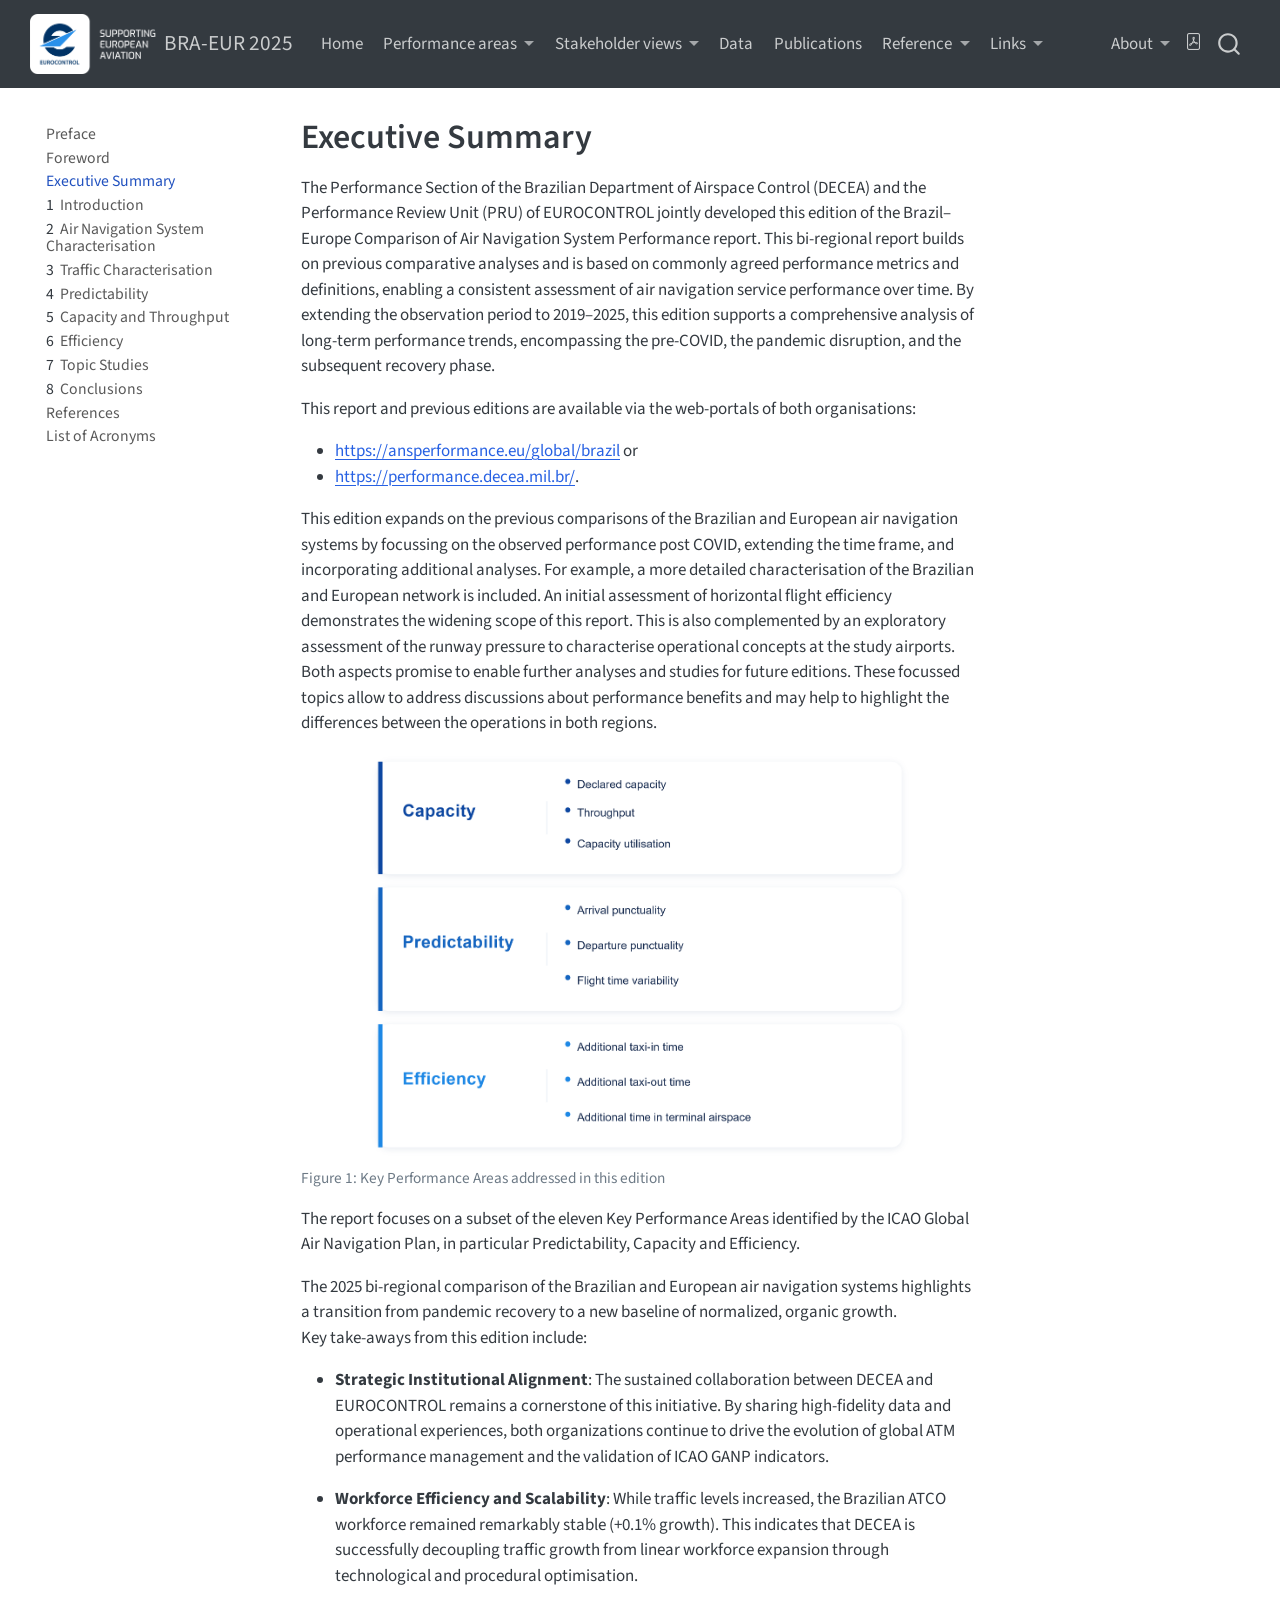
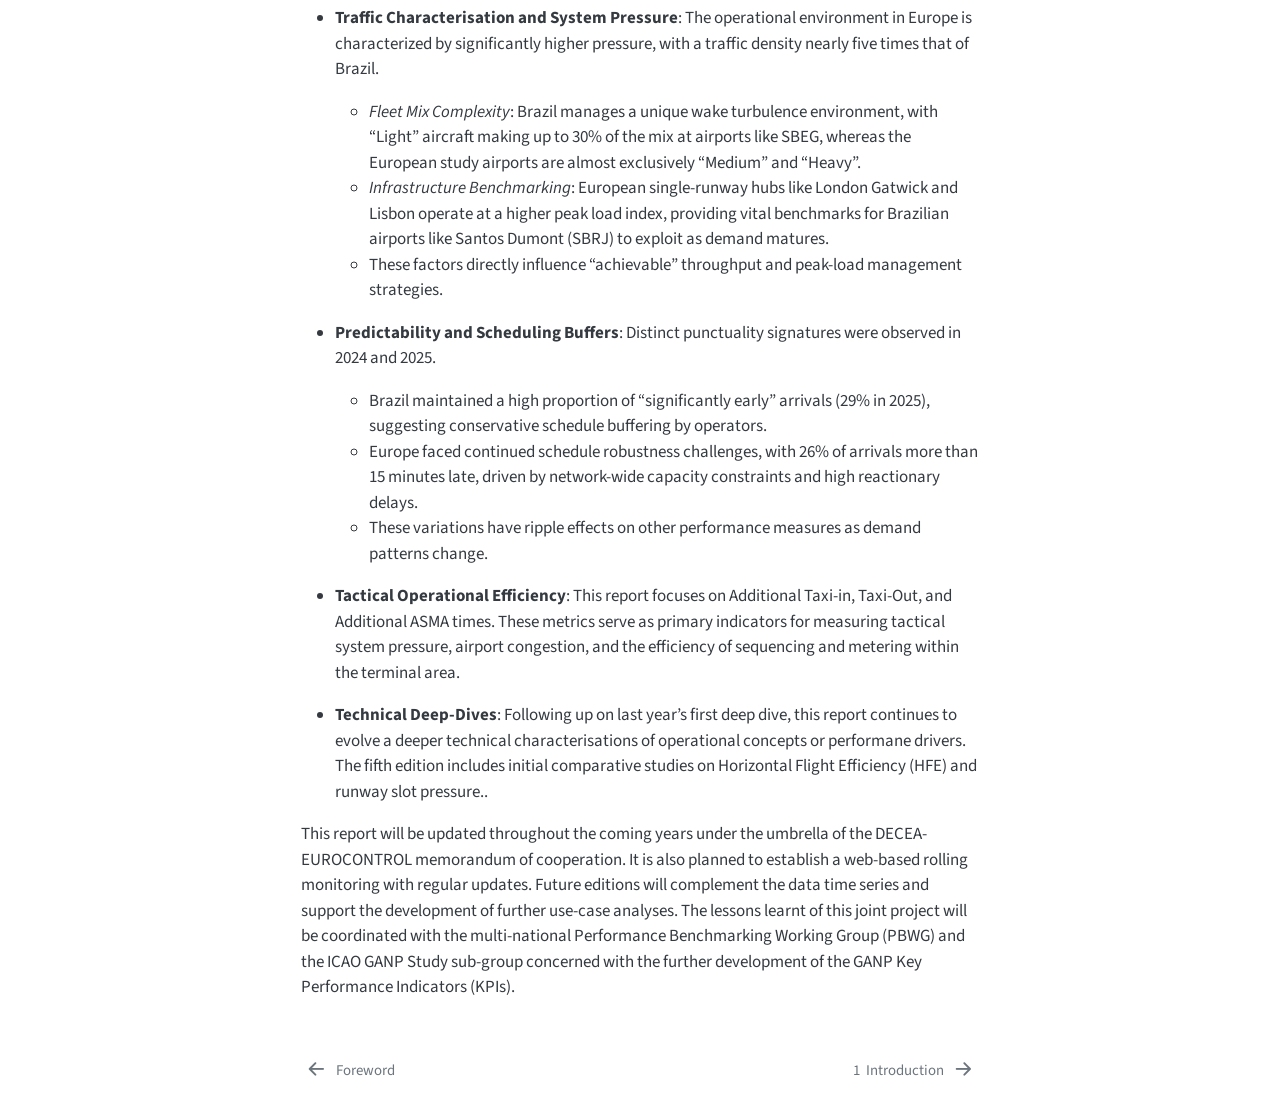
<file: docs/00-executive-summary.html>
<!DOCTYPE html>
<html xmlns="http://www.w3.org/1999/xhtml" lang="en" xml:lang="en"><head>

<meta charset="utf-8">
<meta name="generator" content="quarto-1.9.37">

<meta name="viewport" content="width=device-width, initial-scale=1.0, user-scalable=yes">


<title>Executive Summary – Operational Comparison of ANS Performance</title>
<style>
/* Default styles provided by pandoc.
** See https://pandoc.org/MANUAL.html#variables-for-html for config info.
*/
code{white-space: pre-wrap;}
span.smallcaps{font-variant: small-caps;}
div.columns{display: flex; gap: min(4vw, 1.5em);}
div.column{flex: auto; overflow-x: auto;}
div.hanging-indent{margin-left: 1.5em; text-indent: -1.5em;}
ul.task-list{list-style: none;}
ul.task-list li input[type="checkbox"] {
  width: 0.8em;
  margin: 0 0.8em 0.2em -1em; /* quarto-specific, see https://github.com/quarto-dev/quarto-cli/issues/4556 */ 
  vertical-align: middle;
}
/* CSS for citations */
div.csl-bib-body { }
div.csl-entry {
  clear: both;
}
.hanging-indent div.csl-entry {
  margin-left:2em;
  text-indent:-2em;
}
div.csl-left-margin {
  min-width:2em;
  float:left;
}
div.csl-right-inline {
  margin-left:2em;
  padding-left:1em;
}
div.csl-indent {
  margin-left: 2em;
}</style>


<script src="site_libs/quarto-nav/quarto-nav.js"></script>
<script src="site_libs/quarto-nav/headroom.min.js"></script>
<script src="site_libs/clipboard/clipboard.min.js"></script>
<script src="site_libs/quarto-search/autocomplete.umd.js"></script>
<script src="site_libs/quarto-search/fuse.min.js"></script>
<script src="site_libs/quarto-search/quarto-search.js"></script>
<meta name="quarto:offset" content="./">
<link href="./01-intro.html" rel="next">
<link href="./00-foreword.html" rel="prev">
<script src="site_libs/quarto-html/quarto.js" type="module"></script>
<script src="site_libs/quarto-html/tabsets/tabsets.js" type="module"></script>
<script src="site_libs/quarto-html/popper.min.js"></script>
<script src="site_libs/quarto-html/tippy.umd.min.js"></script>
<script src="site_libs/quarto-html/anchor.min.js"></script>
<link href="site_libs/quarto-html/tippy.css" rel="stylesheet">
<link href="site_libs/quarto-html/quarto-syntax-highlighting-7f8f88aac4f3542376d5c11b86a4c14d.css" rel="stylesheet" id="quarto-text-highlighting-styles">
<script src="site_libs/bootstrap/bootstrap.min.js"></script>
<link href="site_libs/bootstrap/bootstrap-icons.css" rel="stylesheet">
<link href="site_libs/bootstrap/bootstrap-17070d80991f4343db7ac0cd94e3b77a.min.css" rel="stylesheet" append-hash="true" id="quarto-bootstrap" data-mode="light">
<script src="site_libs/quarto-contrib/iconify-3.0.0/iconify-icon.min.js"></script>
<script id="quarto-search-options" type="application/json">{
  "location": "navbar",
  "copy-button": false,
  "collapse-after": 3,
  "panel-placement": "end",
  "type": "overlay",
  "limit": 50,
  "keyboard-shortcut": [
    "f",
    "/",
    "s"
  ],
  "show-item-context": false,
  "language": {
    "search-no-results-text": "No results",
    "search-matching-documents-text": "matching documents",
    "search-copy-link-title": "Copy link to search",
    "search-hide-matches-text": "Hide additional matches",
    "search-more-match-text": "more match in this document",
    "search-more-matches-text": "more matches in this document",
    "search-clear-button-title": "Clear",
    "search-text-placeholder": "",
    "search-detached-cancel-button-title": "Cancel",
    "search-submit-button-title": "Submit",
    "search-label": "Search"
  }
}</script>
<link rel="stylesheet" href="https://cdnjs.cloudflare.com/ajax/libs/font-awesome/5.15.4/css/all.min.css">
<style>
  .navbar-logo {
    max-height: 60px;
  }
</style>
<!-- Matomo -->
<script>
  var _paq = window._paq = window._paq || [];
  _paq.push(['trackPageView']);
  _paq.push(['enableLinkTracking']);
  (function() {
    var u="//stats.eurocontrol.int/";
    _paq.push(['setTrackerUrl', u+'matomo.php']);
    _paq.push(['setSiteId', '26']);
    var d=document, g=d.createElement("script"), s=d.getElementsByTagName("script")[0];
    g.async=true; g.src=u+"matomo.js"; s.parentNode.insertBefore(g,s);
  })();
</script>
<!-- End Matomo Code -->


</head>

<body class="nav-sidebar floating nav-fixed quarto-light">

<div id="quarto-search-results"></div>
  <header id="quarto-header" class="headroom fixed-top">
    <nav class="navbar navbar-expand-lg " data-bs-theme="dark">
      <div class="navbar-container container-fluid">
      <div class="navbar-brand-container mx-auto">
    <a href="./index.html" class="navbar-brand navbar-brand-logo">
    <img src="./media/EUROCONTROL-logo-standard-rgb.png" alt="" class="navbar-logo light-content">
    <img src="./media/EUROCONTROL-logo-standard-rgb.png" alt="" class="navbar-logo dark-content">
    </a>
    <a class="navbar-brand" href="./index.html">
    <span class="navbar-title">BRA-EUR 2025</span>
    </a>
  </div>
            <div id="quarto-search" class="" title="Search"></div>
          <button class="navbar-toggler" type="button" data-bs-toggle="collapse" data-bs-target="#navbarCollapse" aria-controls="navbarCollapse" role="menu" aria-expanded="false" aria-label="Toggle navigation" onclick="if (window.quartoToggleHeadroom) { window.quartoToggleHeadroom(); }">
  <span class="navbar-toggler-icon"></span>
</button>
          <div class="collapse navbar-collapse" id="navbarCollapse">
            <ul class="navbar-nav navbar-nav-scroll me-auto">
  <li class="nav-item">
    <a class="nav-link" href="https://ansperformance.eu/"> 
<span class="menu-text">Home</span></a>
  </li>  
  <li class="nav-item dropdown ">
    <a class="nav-link dropdown-toggle" href="#" id="nav-menu-performance-areas" role="link" data-bs-toggle="dropdown" aria-expanded="false">
 <span class="menu-text">Performance areas</span>
    </a>
    <ul class="dropdown-menu" aria-labelledby="nav-menu-performance-areas">    
        <li>
    <a class="dropdown-item" href="https://www.eurocontrol.int/Economics/BalancedScorecard.html">
 <span class="dropdown-text"><iconify-icon role="img" inline="" icon="fa6-solid:th" aria-label="Icon th from fa6-solid Iconify.design set." title="Icon th from fa6-solid Iconify.design set."></iconify-icon>&nbsp;Balanced scorecard</span></a>
  </li>  
        <li>
    <a class="dropdown-item" href="https://ansperformance.eu/traffic/">
 <span class="dropdown-text"><iconify-icon role="img" inline="" icon="fa6-solid:plane-departure" aria-label="Icon plane-departure from fa6-solid Iconify.design set." title="Icon plane-departure from fa6-solid Iconify.design set."></iconify-icon>&nbsp;Traffic</span></a>
  </li>  
        <li>
    <a class="dropdown-item" href="https://www.eurocontrol.int/Economics/DailyTrafficVariation-States.html">
 <span class="dropdown-text">&nbsp;&nbsp;&nbsp;&nbsp;<span style="font-weight: normal">Daily traffic dashboard</span></span></a>
  </li>  
        <li>
    <a class="dropdown-item" href="https://www.eurocontrol.int/ServiceUnits/Dashboard/EnRouteMainDashboard.html">
 <span class="dropdown-text">&nbsp;&nbsp;&nbsp;<span style="font-weight: normal">Service units</span></span></a>
  </li>  
        <li>
    <a class="dropdown-item" href="https://ansperformance.eu/traffic/statfor/">
 <span class="dropdown-text">&nbsp;&nbsp;&nbsp;<span style="font-weight: normal">Traffic forecast</span></span></a>
  </li>  
        <li>
    <a class="dropdown-item" href="https://ansperformance.eu/traffic/punctuality/">
 <span class="dropdown-text"><iconify-icon role="img" inline="" icon="fa6-solid:calendar" aria-label="Icon calendar from fa6-solid Iconify.design set." title="Icon calendar from fa6-solid Iconify.design set."></iconify-icon>&nbsp;Punctuality</span></a>
  </li>  
        <li>
    <a class="dropdown-item" href="https://www.eurocontrol.int/Economics/DailyPunctuality-States.html">
 <span class="dropdown-text">&nbsp;&nbsp;&nbsp;&nbsp;<span style="font-weight: normal">Daily punctuality dashboard</span></span></a>
  </li>  
        <li>
    <a class="dropdown-item" href="https://ansperformance.eu/traffic/punctuality/#eurocontrol-area-network-view-1">
 <span class="dropdown-text">&nbsp;&nbsp;&nbsp;<span style="font-weight: normal">Network punctuality</span></span></a>
  </li>  
        <li>
    <a class="dropdown-item" href="https://ansperformance.eu/traffic/punctuality/#state-view-1">
 <span class="dropdown-text">&nbsp;&nbsp;&nbsp;<span style="font-weight: normal">State &amp; airport punctuality</span></span></a>
  </li>  
        <li>
    <a class="dropdown-item" href="https://ansperformance.eu/capacity/">
 <span class="dropdown-text"><iconify-icon role="img" inline="" icon="fa6-solid:clock" aria-label="Icon clock from fa6-solid Iconify.design set." title="Icon clock from fa6-solid Iconify.design set."></iconify-icon>&nbsp;En-route &amp; airport delays</span></a>
  </li>  
        <li>
    <a class="dropdown-item" href="https://www.eurocontrol.int/Economics/DailyDelay-States.html">
 <span class="dropdown-text">&nbsp;&nbsp;&nbsp;&nbsp;<span style="font-weight: normal">Daily ATFM delays dashboard</span></span></a>
  </li>  
        <li>
    <a class="dropdown-item" href="https://ansperformance.eu/capacity/atfm_ert/">
 <span class="dropdown-text">&nbsp;&nbsp;&nbsp;<span style="font-weight: normal">En-route ATFM delays</span></span></a>
  </li>  
        <li>
    <a class="dropdown-item" href="https://ansperformance.eu/capacity/atfm_apt/">
 <span class="dropdown-text">&nbsp;&nbsp;&nbsp;<span style="font-weight: normal">Airport ATFM delays</span></span></a>
  </li>  
        <li>
    <a class="dropdown-item" href="https://ansperformance.eu/capacity/tot_dly">
 <span class="dropdown-text">&nbsp;&nbsp;&nbsp;<span style="font-weight: normal">All-causes delays</span></span></a>
  </li>  
        <li>
    <a class="dropdown-item" href="https://ansperformance.eu/efficiency/">
 <span class="dropdown-text"><iconify-icon role="img" inline="" icon="fa6-solid:leaf" aria-label="Icon leaf from fa6-solid Iconify.design set." title="Icon leaf from fa6-solid Iconify.design set."></iconify-icon>&nbsp;Efficiency &amp; environment</span></a>
  </li>  
        <li>
    <a class="dropdown-item" href="https://ansperformance.eu/efficiency/emissions/">
 <span class="dropdown-text">&nbsp;&nbsp;&nbsp;<span style="font-weight: normal">CO<sub>2</sub> emissions</span></span></a>
  </li>  
        <li>
    <a class="dropdown-item" href="https://ansperformance.eu/efficiency/hfe/">
 <span class="dropdown-text">&nbsp;&nbsp;&nbsp;<span style="font-weight: normal">Horizontal flight efficiency</span></span></a>
  </li>  
        <li>
    <a class="dropdown-item" href="https://ansperformance.eu/efficiency/vfe/">
 <span class="dropdown-text">&nbsp;&nbsp;&nbsp;<span style="font-weight: normal">Vertical flight efficiency</span></span></a>
  </li>  
        <li>
    <a class="dropdown-item" href="https://ansperformance.eu/efficiency/asma/">
 <span class="dropdown-text">&nbsp;&nbsp;&nbsp;<span style="font-weight: normal">Terminal holdings</span></span></a>
  </li>  
        <li>
    <a class="dropdown-item" href="https://ansperformance.eu/efficiency/taxiout/">
 <span class="dropdown-text">&nbsp;&nbsp;&nbsp;<span style="font-weight: normal">Taxi-out</span></span></a>
  </li>  
        <li>
    <a class="dropdown-item" href="https://ansperformance.eu/efficiency/taxiin/">
 <span class="dropdown-text">&nbsp;&nbsp;&nbsp;<span style="font-weight: normal">Taxi-in</span></span></a>
  </li>  
        <li>
    <a class="dropdown-item" href="https://ansperformance.eu/economics/">
 <span class="dropdown-text"><iconify-icon role="img" inline="" icon="fa6-solid:euro-sign" aria-label="Icon euro-sign from fa6-solid Iconify.design set." title="Icon euro-sign from fa6-solid Iconify.design set."></iconify-icon>&nbsp;Economics</span></a>
  </li>  
        <li>
    <a class="dropdown-item" href="https://ansperformance.eu/economics/ace-overview/">
 <span class="dropdown-text">&nbsp;&nbsp;&nbsp;<span style="font-weight: normal">ATM cost-effectiveness (ACE)</span></span></a>
  </li>  
        <li>
    <a class="dropdown-item" href="https://www.eurocontrol.int/ServiceUnits/Dashboard/EnRouteUnitRates.html">
 <span class="dropdown-text">&nbsp;&nbsp;&nbsp;<span style="font-weight: normal">Unit rates and costs</span></span></a>
  </li>  
        <li>
    <a class="dropdown-item" href="https://www.eurocontrol.int/ServiceUnits/Dashboard/EnRouteMainDashboard.html">
 <span class="dropdown-text">&nbsp;&nbsp;&nbsp;<span style="font-weight: normal">Service units</span></span></a>
  </li>  
        <li>
    <a class="dropdown-item" href="https://ansperformance.eu/economics/finance/">
 <span class="dropdown-text">&nbsp;&nbsp;&nbsp;<span style="font-weight: normal">ANSPs financial dashboard</span></span></a>
  </li>  
        <li>
    <a class="dropdown-item" href="https://ansperformance.eu/economics/cba/">
 <span class="dropdown-text">&nbsp;&nbsp;&nbsp;<span style="font-weight: normal">Standard Inputs for Economic Analyses</span></span></a>
  </li>  
    </ul>
  </li>
  <li class="nav-item dropdown ">
    <a class="nav-link dropdown-toggle" href="#" id="nav-menu-stakeholder-views" role="link" data-bs-toggle="dropdown" aria-expanded="false">
 <span class="menu-text">Stakeholder views</span>
    </a>
    <ul class="dropdown-menu" aria-labelledby="nav-menu-stakeholder-views">    
        <li>
    <a class="dropdown-item" href="https://ansperformance.eu/dashboard/stakeholder/airport/">
 <span class="dropdown-text"><iconify-icon role="img" inline="" icon="fa6-solid:plane-arrival" aria-label="Icon plane-arrival from fa6-solid Iconify.design set." title="Icon plane-arrival from fa6-solid Iconify.design set."></iconify-icon>&nbsp;Airports</span></a>
  </li>  
        <li>
    <a class="dropdown-item" href="https://ansperformance.eu/dashboard/stakeholder/ansp/">
 <span class="dropdown-text"><iconify-icon role="img" inline="" icon="fa6-solid:compass" aria-label="Icon compass from fa6-solid Iconify.design set." title="Icon compass from fa6-solid Iconify.design set."></iconify-icon>&nbsp;Air navigation service provider</span></a>
  </li>  
        <li>
    <a class="dropdown-item" href="https://ansperformance.eu/dashboard/stakeholder/state/">
 <span class="dropdown-text"><iconify-icon role="img" inline="" icon="fa6-solid:globe" aria-label="Icon globe from fa6-solid Iconify.design set." title="Icon globe from fa6-solid Iconify.design set."></iconify-icon>&nbsp;States</span></a>
  </li>  
    </ul>
  </li>
  <li class="nav-item">
    <a class="nav-link" href="https://ansperformance.eu/data/"> 
<span class="menu-text">Data</span></a>
  </li>  
  <li class="nav-item">
    <a class="nav-link" href="https://ansperformance.eu/publications/"> 
<span class="menu-text">Publications</span></a>
  </li>  
  <li class="nav-item dropdown ">
    <a class="nav-link dropdown-toggle" href="#" id="nav-menu-reference" role="link" data-bs-toggle="dropdown" aria-expanded="false">
 <span class="menu-text">Reference</span>
    </a>
    <ul class="dropdown-menu" aria-labelledby="nav-menu-reference">    
        <li>
    <a class="dropdown-item" href="https://ansperformance.eu/definition/">
 <span class="dropdown-text"><iconify-icon role="img" inline="" icon="fa6-solid:marker" aria-label="Icon marker from fa6-solid Iconify.design set." title="Icon marker from fa6-solid Iconify.design set."></iconify-icon>&nbsp;Definitions</span></a>
  </li>  
        <li>
    <a class="dropdown-item" href="https://ansperformance.eu/methodology/">
 <span class="dropdown-text"><iconify-icon role="img" inline="" icon="fa6-solid:wrench" aria-label="Icon wrench from fa6-solid Iconify.design set." title="Icon wrench from fa6-solid Iconify.design set."></iconify-icon>&nbsp;Methodology</span></a>
  </li>  
        <li>
    <a class="dropdown-item" href="https://ansperformance.eu/acronym/">
 <span class="dropdown-text"><iconify-icon role="img" inline="" icon="fa6-solid:quote-left" aria-label="Icon quote-left from fa6-solid Iconify.design set." title="Icon quote-left from fa6-solid Iconify.design set."></iconify-icon>&nbsp;Acronyms</span></a>
  </li>  
        <li>
    <a class="dropdown-item" href="https://ansperformance.eu/bibliography/">
 <span class="dropdown-text"><iconify-icon role="img" inline="" icon="fa6-solid:book" aria-label="Icon book from fa6-solid Iconify.design set." title="Icon book from fa6-solid Iconify.design set."></iconify-icon>&nbsp;Bibliography</span></a>
  </li>  
    </ul>
  </li>
  <li class="nav-item dropdown ">
    <a class="nav-link dropdown-toggle" href="#" id="nav-menu-links" role="link" data-bs-toggle="dropdown" aria-expanded="false">
 <span class="menu-text">Links</span>
    </a>
    <ul class="dropdown-menu" aria-labelledby="nav-menu-links">    
        <li>
    <a class="dropdown-item" href="https://www.eurocontrol.int/">
 <span class="dropdown-text">EUROCONTROL <i class="fas fa-xs fa-external-link-alt"></i></span></a>
  </li>  
        <li>
    <a class="dropdown-item" href="https://www.eurocontrol.int/prudata/dashboard/">
 <span class="dropdown-text">Single European Sky (SES) portal <i class="fas fa-xs fa-external-link-alt"></i></span></a>
  </li>  
        <li>
    <a class="dropdown-item" href="https://www4.icao.int/ganpportal/">
 <span class="dropdown-text">ICAO GANP <i class="fas fa-xs fa-external-link-alt"></i></span></a>
  </li>  
        <li>
    <a class="dropdown-item" href="https://ext.eurocontrol.int/connectivity_web/from">
 <span class="dropdown-text">Connectivity dashboard <i class="fas fa-xs fa-external-link-alt"></i></span></a>
  </li>  
        <li>
    <a class="dropdown-item" href="https://ansperformance.eu/transformation/">
 <span class="dropdown-text">PRC Transformation Strategy</span></a>
  </li>  
        <li>
    <a class="dropdown-item" href="https://opdi.aero">
 <span class="dropdown-text">PRC Open Performance Data Initiative</span></a>
  </li>  
    </ul>
  </li>
</ul>
            <ul class="navbar-nav navbar-nav-scroll ms-auto">
  <li class="nav-item dropdown ">
    <a class="nav-link dropdown-toggle" href="#" id="nav-menu-about" role="link" data-bs-toggle="dropdown" aria-expanded="false">
 <span class="menu-text">About</span>
    </a>
    <ul class="dropdown-menu dropdown-menu-end" aria-labelledby="nav-menu-about">    
        <li>
    <a class="dropdown-item" href="https://ansperformance.eu/about/prc/">
 <span class="dropdown-text">About the PRC</span></a>
  </li>  
        <li>
    <a class="dropdown-item" href="https://ansperformance.eu/about/aiu/">
 <span class="dropdown-text">About the AIU</span></a>
  </li>  
        <li>
    <a class="dropdown-item" href="https://ansperformance.eu/about/us/">
 <span class="dropdown-text">About the PRU</span></a>
  </li>  
        <li>
    <a class="dropdown-item" href="https://ansperformance.eu/post/">
 <span class="dropdown-text">Release notes</span></a>
  </li>  
        <li>
    <a class="dropdown-item" href="https://ansperformance.eu/about/disclaimer/">
 <span class="dropdown-text">Disclaimer</span></a>
  </li>  
    </ul>
  </li>
</ul>
          </div> <!-- /navcollapse -->
            <div class="quarto-navbar-tools">
    <a href="./Operational-Comparison-of-ANS-Performance.pdf" title="Download PDF" class="quarto-navigation-tool px-1" aria-label="Download PDF"><i class="bi bi-file-pdf"></i></a>
</div>
      </div> <!-- /container-fluid -->
    </nav>
  <nav class="quarto-secondary-nav">
    <div class="container-fluid d-flex">
      <button type="button" class="quarto-btn-toggle btn" data-bs-toggle="collapse" role="button" data-bs-target=".quarto-sidebar-collapse-item" aria-controls="quarto-sidebar" aria-expanded="false" aria-label="Toggle sidebar navigation" onclick="if (window.quartoToggleHeadroom) { window.quartoToggleHeadroom(); }">
        <i class="bi bi-layout-text-sidebar-reverse"></i>
      </button>
        <nav class="quarto-page-breadcrumbs" aria-label="breadcrumb"><ol class="breadcrumb"><li class="breadcrumb-item"><a href="./00-executive-summary.html">Executive Summary</a></li></ol></nav>
        <a class="flex-grow-1" role="navigation" data-bs-toggle="collapse" data-bs-target=".quarto-sidebar-collapse-item" aria-controls="quarto-sidebar" aria-expanded="false" aria-label="Toggle sidebar navigation" onclick="if (window.quartoToggleHeadroom) { window.quartoToggleHeadroom(); }">      
        </a>
    </div>
  </nav>
</header>
<!-- content -->
<div id="quarto-content" class="quarto-container page-columns page-rows-contents page-layout-article page-navbar">
<!-- sidebar -->
  <nav id="quarto-sidebar" class="sidebar collapse collapse-horizontal quarto-sidebar-collapse-item sidebar-navigation floating overflow-auto">
    <div class="sidebar-menu-container"> 
    <ul class="list-unstyled mt-1">
        <li class="sidebar-item">
  <div class="sidebar-item-container"> 
  <a href="./index.html" class="sidebar-item-text sidebar-link">
 <span class="menu-text">Preface</span></a>
  </div>
</li>
        <li class="sidebar-item">
  <div class="sidebar-item-container"> 
  <a href="./00-foreword.html" class="sidebar-item-text sidebar-link">
 <span class="menu-text">Foreword</span></a>
  </div>
</li>
        <li class="sidebar-item">
  <div class="sidebar-item-container"> 
  <a href="./00-executive-summary.html" class="sidebar-item-text sidebar-link active">
 <span class="menu-text">Executive Summary</span></a>
  </div>
</li>
        <li class="sidebar-item">
  <div class="sidebar-item-container"> 
  <a href="./01-intro.html" class="sidebar-item-text sidebar-link">
 <span class="menu-text"><span class="chapter-number">1</span>&nbsp; <span class="chapter-title">Introduction</span></span></a>
  </div>
</li>
        <li class="sidebar-item">
  <div class="sidebar-item-container"> 
  <a href="./02-system-overview.html" class="sidebar-item-text sidebar-link">
 <span class="menu-text"><span class="chapter-number">2</span>&nbsp; <span class="chapter-title">Air Navigation System Characterisation</span></span></a>
  </div>
</li>
        <li class="sidebar-item">
  <div class="sidebar-item-container"> 
  <a href="./03-traffic_characterisation.html" class="sidebar-item-text sidebar-link">
 <span class="menu-text"><span class="chapter-number">3</span>&nbsp; <span class="chapter-title">Traffic Characterisation</span></span></a>
  </div>
</li>
        <li class="sidebar-item">
  <div class="sidebar-item-container"> 
  <a href="./04-predictability.html" class="sidebar-item-text sidebar-link">
 <span class="menu-text"><span class="chapter-number">4</span>&nbsp; <span class="chapter-title">Predictability</span></span></a>
  </div>
</li>
        <li class="sidebar-item">
  <div class="sidebar-item-container"> 
  <a href="./05-capacity-throughput.html" class="sidebar-item-text sidebar-link">
 <span class="menu-text"><span class="chapter-number">5</span>&nbsp; <span class="chapter-title">Capacity and Throughput</span></span></a>
  </div>
</li>
        <li class="sidebar-item">
  <div class="sidebar-item-container"> 
  <a href="./06-efficiency.html" class="sidebar-item-text sidebar-link">
 <span class="menu-text"><span class="chapter-number">6</span>&nbsp; <span class="chapter-title">Efficiency</span></span></a>
  </div>
</li>
        <li class="sidebar-item">
  <div class="sidebar-item-container"> 
  <a href="./09-studies.html" class="sidebar-item-text sidebar-link">
 <span class="menu-text"><span class="chapter-number">7</span>&nbsp; <span class="chapter-title">Topic Studies</span></span></a>
  </div>
</li>
        <li class="sidebar-item">
  <div class="sidebar-item-container"> 
  <a href="./10-conclusions.html" class="sidebar-item-text sidebar-link">
 <span class="menu-text"><span class="chapter-number">8</span>&nbsp; <span class="chapter-title">Conclusions</span></span></a>
  </div>
</li>
        <li class="sidebar-item">
  <div class="sidebar-item-container"> 
  <a href="./99-references.html" class="sidebar-item-text sidebar-link">
 <span class="menu-text">References</span></a>
  </div>
</li>
        <li class="sidebar-item">
  <div class="sidebar-item-container"> 
  <a href="./A1-appendix.html" class="sidebar-item-text sidebar-link">
 <span class="menu-text">List of Acronyms</span></a>
  </div>
</li>
    </ul>
    </div>
</nav>
<div id="quarto-sidebar-glass" class="quarto-sidebar-collapse-item" data-bs-toggle="collapse" data-bs-target=".quarto-sidebar-collapse-item"></div>
<!-- margin-sidebar -->
    <div id="quarto-margin-sidebar" class="sidebar margin-sidebar zindex-bottom">
        
    </div>
<!-- main -->
<main class="content" id="quarto-document-content">

<header id="title-block-header" class="quarto-title-block default">
<div class="quarto-title">
<h1 class="title">Executive Summary</h1>
</div>



<div class="quarto-title-meta">

    
  
    
  </div>
  


</header>


<p>The Performance Section of the Brazilian Department of Airspace Control (DECEA) and the Performance Review Unit (PRU) of EUROCONTROL jointly developed this edition of the Brazil–Europe Comparison of Air Navigation System Performance report. This bi-regional report builds on previous comparative analyses and is based on commonly agreed performance metrics and definitions, enabling a consistent assessment of air navigation service performance over time. By extending the observation period to 2019–2025, this edition supports a comprehensive analysis of long-term performance trends, encompassing the pre-COVID, the pandemic disruption, and the subsequent recovery phase. <!--To be reviewed --></p>
<p>This report and previous editions are available via the web-portals of both organisations:</p>
<ul>
<li><a href="https://ansperformance.eu/global/brazil" class="uri">https://ansperformance.eu/global/brazil</a> or</li>
<li><a href="https://performance.decea.mil.br/" class="uri">https://performance.decea.mil.br/</a>.</li>
</ul>
<p>This edition expands on the previous comparisons of the Brazilian and European air navigation systems by focussing on the observed performance post COVID, extending the time frame, and incorporating additional analyses. For example, a more detailed characterisation of the Brazilian and European network is included. <!-- With the recent deployment of point-merge, operations at Sao Paulo Guarulhos and Lisbon are studied and an initial characterisation is provided.
On the center level, this edition also looks into comparing Curitiba and Lisbon ACC. --> An initial assessment of horizontal flight efficiency demonstrates the widening scope of this report. This is also complemented by an exploratory assessment of the runway pressure to characterise operational concepts at the study airports. Both aspects promise to enable further analyses and studies for future editions. These focussed topics allow to address discussions about performance benefits and may help to highlight the differences between the operations in both regions.</p>
<div class="cell">
<div class="cell-output-display">
<div id="fig-scope-KPAs-KPIs" class="quarto-float quarto-figure quarto-figure-center anchored">
<figure class="quarto-float quarto-float-fig figure">
<div aria-describedby="fig-scope-KPAs-KPIs-caption-0ceaefa1-69ba-4598-a22c-09a6ac19f8ca">
<img src="./figures/scope-KPA-and-KPI.png" style="width:80.0%;height:35.0%" class="figure-img">
</div>
<figcaption class="quarto-float-caption-bottom quarto-float-caption quarto-float-fig" id="fig-scope-KPAs-KPIs-caption-0ceaefa1-69ba-4598-a22c-09a6ac19f8ca">
Figure&nbsp;1: Key Performance Areas addressed in this edition
</figcaption>
</figure>
</div>
</div>
</div>
<p>The report focuses on a subset of the eleven Key Performance Areas identified by the ICAO Global Air Navigation Plan, in particular Predictability, Capacity and Efficiency.</p>
<!-- REWORDED VERSION FOR FINAL REVIEW -->
<p>The 2025 bi-regional comparison of the Brazilian and European air navigation systems highlights a transition from pandemic recovery to a new baseline of normalized, organic growth.<br>
Key take-aways from this edition include:</p>
<ul>
<li><p><strong>Strategic Institutional Alignment</strong>: The sustained collaboration between DECEA and EUROCONTROL remains a cornerstone of this initiative. By sharing high-fidelity data and operational experiences, both organizations continue to drive the evolution of global ATM performance management and the validation of ICAO GANP indicators.</p></li>
<li><p><strong>Workforce Efficiency and Scalability</strong>: While traffic levels increased, the Brazilian ATCO workforce remained remarkably stable (+0.1% growth). This indicates that DECEA is successfully decoupling traffic growth from linear workforce expansion through technological and procedural optimisation.</p></li>
<li><p><strong>Traffic Characterisation and System Pressure</strong>: The operational environment in Europe is characterized by significantly higher pressure, with a traffic density nearly five times that of Brazil.</p>
<ul>
<li><em>Fleet Mix Complexity</em>: Brazil manages a unique wake turbulence environment, with “Light” aircraft making up to 30% of the mix at airports like SBEG, whereas the European study airports are almost exclusively “Medium” and “Heavy”.</li>
<li><em>Infrastructure Benchmarking</em>: European single-runway hubs like London Gatwick and Lisbon operate at a higher peak load index, providing vital benchmarks for Brazilian airports like Santos Dumont (SBRJ) to exploit as demand matures.</li>
<li>These factors directly influence “achievable” throughput and peak-load management strategies.</li>
</ul></li>
<li><p><strong>Predictability and Scheduling Buffers</strong>: Distinct punctuality signatures were observed in 2024 and 2025.</p>
<ul>
<li>Brazil maintained a high proportion of “significantly early” arrivals (29% in 2025), suggesting conservative schedule buffering by operators.</li>
<li>Europe faced continued schedule robustness challenges, with 26% of arrivals more than 15 minutes late, driven by network-wide capacity constraints and high reactionary delays.</li>
<li>These variations have ripple effects on other performance measures as demand patterns change.</li>
</ul></li>
<li><p><strong>Tactical Operational Efficiency</strong>: This report focuses on Additional Taxi-in, Taxi-Out, and Additional ASMA times. These metrics serve as primary indicators for measuring tactical system pressure, airport congestion, and the efficiency of sequencing and metering within the terminal area.</p></li>
<li><p><strong>Technical Deep-Dives</strong>: Following up on last year’s first deep dive, this report continues to evolve a deeper technical characterisations of operational concepts or performane drivers. The fifth edition includes initial comparative studies on Horizontal Flight Efficiency (HFE) and runway slot pressure..</p></li>
</ul>
<!--
The comparison shows similarities and differences in the air navigation service provision and observed performance in both regions. 
Major take-aways of this report include:

* The close collaboration between DECEA and EUROCONTROL is highlighted sharing insights and experiences with the international aviation communities, thus assisting in advancing ATM performance management worldwide.
* While the observed performance levels in both regions differ, similarities and understood differences support more targeted discussions on operational concepts. With Europe closing in on pre-pandemic traffic levels and Brazil now consistently observing demand above the pre-pandemic level, this edition also forms the reference for future iterations.
* Regarding punctuality, unique trends were evident in both regions, not solely attributable to the extent of traffic resurgence. In Brazil, a consistently higher proportion of flights arrived significantly early, a pattern largely unaffected when comparing previous years. Conversely, the documented challenges of European airports in coping with the recovering traffic demand and the record high of network constraints in 2023 and 2024 impact the robustness of the schedule.
* Overall, Europe showed a higher level of throughput as the higher traffic numbers and constraints require a higher level of pressure on the infrastructure. Nonetheless, the constraints of reaching pre-pandemic traffic levels will require attention in terms of increasing efficiency and reducing capacity constraints with future growth.
Brazil may benefit from increasing their stance and maintaining current performance levels with the anticipated growth of traffic.
* This report took a first stab at characterising the regional networks for future topic-centric amendments. This will allow to drive future topic studies and provide essential context.

-->
<p>This report will be updated throughout the coming years under the umbrella of the DECEA-EUROCONTROL memorandum of cooperation. It is also planned to establish a web-based rolling monitoring with regular updates. Future editions will complement the data time series and support the development of further use-case analyses. The lessons learnt of this joint project will be coordinated with the multi-national Performance Benchmarking Working Group (PBWG) and the ICAO GANP Study sub-group concerned with the further development of the GANP Key Performance Indicators (KPIs).</p>


<div id="refs" class="references csl-bib-body hanging-indent" role="list" style="display: none">
<div id="ref-point_merge" class="csl-entry" role="listitem">
EUROCONTROL. 2014. <em>Point Merge Integration of Arrival Flows Enabling Extensive RNAV Application and Continuous Descent</em>. 2nd ed. <span>EUROCONTROL Experimental Centre</span>. <a href="https://www.eurocontrol.int/publication/point-merge-integration-arrival-flows-enabling-extensive-rnav-application-and">https://www.eurocontrol.int/publication/point-merge-integration-arrival-flows-enabling-extensive-rnav-application-and</a>.
</div>
<div id="ref-bra_point_merge" class="csl-entry" role="listitem">
Franzini, Bruno Monteiro, Bernardo Hoffmann Silva, Victor Maciel, et al. 2024. <span>“Analysis of Guarulhos Point Merge Adherence Based on Additional Time in TMA and Trajectory Clustering.”</span> <em>Anais Do XXI Simpósio de Transporte Aéreo - SITRAER 2024</em>, May. <a href="https://doi.org/10.29327/xxi-sitraer-2024.896280">https://doi.org/10.29327/xxi-sitraer-2024.896280</a>.
</div>
<div id="ref-ICAO-Doc9931" class="csl-entry" role="listitem">
International Civil Aviation Organization. 2010. <em>Continuous Descent Operations (CDO) Manual</em>. 1st ed. ICAO Doc 9931. International Civil Aviation Organization (ICAO).
</div>
</div>

</main> <!-- /main -->
<script id="quarto-html-after-body" type="application/javascript">
  window.document.addEventListener("DOMContentLoaded", function (event) {
    const icon = "";
    const anchorJS = new window.AnchorJS();
    anchorJS.options = {
      placement: 'right',
      icon: icon
    };
    anchorJS.add('.anchored');
    const isCodeAnnotation = (el) => {
      for (const clz of el.classList) {
        if (clz.startsWith('code-annotation-')) {                     
          return true;
        }
      }
      return false;
    }
    const onCopySuccess = function(e) {
      // button target
      const button = e.trigger;
      // don't keep focus
      button.blur();
      // flash "checked"
      button.classList.add('code-copy-button-checked');
      var currentTitle = button.getAttribute("title");
      button.setAttribute("title", "Copied!");
      let tooltip;
      if (window.bootstrap) {
        button.setAttribute("data-bs-toggle", "tooltip");
        button.setAttribute("data-bs-placement", "left");
        button.setAttribute("data-bs-title", "Copied!");
        tooltip = new bootstrap.Tooltip(button, 
          { trigger: "manual", 
            customClass: "code-copy-button-tooltip",
            offset: [0, -8]});
        tooltip.show();    
      }
      setTimeout(function() {
        if (tooltip) {
          tooltip.hide();
          button.removeAttribute("data-bs-title");
          button.removeAttribute("data-bs-toggle");
          button.removeAttribute("data-bs-placement");
        }
        button.setAttribute("title", currentTitle);
        button.classList.remove('code-copy-button-checked');
      }, 1000);
      // clear code selection
      e.clearSelection();
    }
    const getTextToCopy = function(trigger) {
      const outerScaffold = trigger.parentElement.cloneNode(true);
      const codeEl = outerScaffold.querySelector('code');
      for (const childEl of codeEl.children) {
        if (isCodeAnnotation(childEl)) {
          childEl.remove();
        }
      }
      return codeEl.innerText;
    }
    const clipboard = new window.ClipboardJS('.code-copy-button:not([data-in-quarto-modal])', {
      text: getTextToCopy
    });
    clipboard.on('success', onCopySuccess);
    if (window.document.getElementById('quarto-embedded-source-code-modal')) {
      const clipboardModal = new window.ClipboardJS('.code-copy-button[data-in-quarto-modal]', {
        text: getTextToCopy,
        container: window.document.getElementById('quarto-embedded-source-code-modal')
      });
      clipboardModal.on('success', onCopySuccess);
    }
      var localhostRegex = new RegExp(/^(?:http|https):\/\/localhost\:?[0-9]*\//);
      var mailtoRegex = new RegExp(/^mailto:/);
        var filterRegex = new RegExp('/' + window.location.host + '/');
      var isInternal = (href) => {
          return filterRegex.test(href) || localhostRegex.test(href) || mailtoRegex.test(href);
      }
      // Inspect non-navigation links and adorn them if external
     var links = window.document.querySelectorAll('a[href]:not(.nav-link):not(.navbar-brand):not(.toc-action):not(.sidebar-link):not(.sidebar-item-toggle):not(.pagination-link):not(.no-external):not([aria-hidden]):not(.dropdown-item):not(.quarto-navigation-tool):not(.about-link)');
      for (var i=0; i<links.length; i++) {
        const link = links[i];
        if (!isInternal(link.href)) {
          // undo the damage that might have been done by quarto-nav.js in the case of
          // links that we want to consider external
          if (link.dataset.originalHref !== undefined) {
            link.href = link.dataset.originalHref;
          }
        }
      }
    function tippyHover(el, contentFn, onTriggerFn, onUntriggerFn) {
      const config = {
        allowHTML: true,
        maxWidth: 500,
        delay: 100,
        arrow: false,
        appendTo: function(el) {
            return el.parentElement;
        },
        interactive: true,
        interactiveBorder: 10,
        theme: 'quarto',
        placement: 'bottom-start',
      };
      if (contentFn) {
        config.content = contentFn;
      }
      if (onTriggerFn) {
        config.onTrigger = onTriggerFn;
      }
      if (onUntriggerFn) {
        config.onUntrigger = onUntriggerFn;
      }
      window.tippy(el, config); 
    }
    const noterefs = window.document.querySelectorAll('a[role="doc-noteref"]');
    for (var i=0; i<noterefs.length; i++) {
      const ref = noterefs[i];
      tippyHover(ref, function() {
        // use id or data attribute instead here
        let href = ref.getAttribute('data-footnote-href') || ref.getAttribute('href');
        try { href = new URL(href).hash; } catch {}
        const id = href.replace(/^#\/?/, "");
        const note = window.document.getElementById(id);
        if (note) {
          return note.innerHTML;
        } else {
          return "";
        }
      });
    }
    const xrefs = window.document.querySelectorAll('a.quarto-xref');
    const processXRef = (id, note) => {
      // Strip column container classes
      const stripColumnClz = (el) => {
        el.classList.remove("page-full", "page-columns");
        if (el.children) {
          for (const child of el.children) {
            stripColumnClz(child);
          }
        }
      }
      stripColumnClz(note)
      if (id === null || id.startsWith('sec-')) {
        // Special case sections, only their first couple elements
        const container = document.createElement("div");
        if (note.children && note.children.length > 2) {
          container.appendChild(note.children[0].cloneNode(true));
          for (let i = 1; i < note.children.length; i++) {
            const child = note.children[i];
            if (child.tagName === "P" && child.innerText === "") {
              continue;
            } else {
              container.appendChild(child.cloneNode(true));
              break;
            }
          }
          if (window.Quarto?.typesetMath) {
            window.Quarto.typesetMath(container);
          }
          return container.innerHTML
        } else {
          if (window.Quarto?.typesetMath) {
            window.Quarto.typesetMath(note);
          }
          return note.innerHTML;
        }
      } else {
        // Remove any anchor links if they are present
        const anchorLink = note.querySelector('a.anchorjs-link');
        if (anchorLink) {
          anchorLink.remove();
        }
        if (window.Quarto?.typesetMath) {
          window.Quarto.typesetMath(note);
        }
        if (note.classList.contains("callout")) {
          return note.outerHTML;
        } else {
          return note.innerHTML;
        }
      }
    }
    for (var i=0; i<xrefs.length; i++) {
      const xref = xrefs[i];
      tippyHover(xref, undefined, function(instance) {
        instance.disable();
        let url = xref.getAttribute('href');
        let hash = undefined; 
        if (url.startsWith('#')) {
          hash = url;
        } else {
          try { hash = new URL(url).hash; } catch {}
        }
        if (hash) {
          const id = hash.replace(/^#\/?/, "");
          const note = window.document.getElementById(id);
          if (note !== null) {
            try {
              const html = processXRef(id, note.cloneNode(true));
              instance.setContent(html);
            } finally {
              instance.enable();
              instance.show();
            }
          } else {
            // See if we can fetch this
            fetch(url.split('#')[0])
            .then(res => res.text())
            .then(html => {
              const parser = new DOMParser();
              const htmlDoc = parser.parseFromString(html, "text/html");
              const note = htmlDoc.getElementById(id);
              if (note !== null) {
                const html = processXRef(id, note);
                instance.setContent(html);
              } 
            }).finally(() => {
              instance.enable();
              instance.show();
            });
          }
        } else {
          // See if we can fetch a full url (with no hash to target)
          // This is a special case and we should probably do some content thinning / targeting
          fetch(url)
          .then(res => res.text())
          .then(html => {
            const parser = new DOMParser();
            const htmlDoc = parser.parseFromString(html, "text/html");
            const note = htmlDoc.querySelector('main.content');
            if (note !== null) {
              // This should only happen for chapter cross references
              // (since there is no id in the URL)
              // remove the first header
              if (note.children.length > 0 && note.children[0].tagName === "HEADER") {
                note.children[0].remove();
              }
              const html = processXRef(null, note);
              instance.setContent(html);
            } 
          }).finally(() => {
            instance.enable();
            instance.show();
          });
        }
      }, function(instance) {
      });
    }
        let selectedAnnoteEl;
        const selectorForAnnotation = ( cell, annotation) => {
          let cellAttr = 'data-code-cell="' + cell + '"';
          let lineAttr = 'data-code-annotation="' +  annotation + '"';
          const selector = 'span[' + cellAttr + '][' + lineAttr + ']';
          return selector;
        }
        const selectCodeLines = (annoteEl) => {
          const doc = window.document;
          const targetCell = annoteEl.getAttribute("data-target-cell");
          const targetAnnotation = annoteEl.getAttribute("data-target-annotation");
          const annoteSpan = window.document.querySelector(selectorForAnnotation(targetCell, targetAnnotation));
          const lines = annoteSpan.getAttribute("data-code-lines").split(",");
          const lineIds = lines.map((line) => {
            return targetCell + "-" + line;
          })
          let top = null;
          let height = null;
          let parent = null;
          if (lineIds.length > 0) {
              //compute the position of the single el (top and bottom and make a div)
              const el = window.document.getElementById(lineIds[0]);
              top = el.offsetTop;
              height = el.offsetHeight;
              parent = el.parentElement.parentElement;
            if (lineIds.length > 1) {
              const lastEl = window.document.getElementById(lineIds[lineIds.length - 1]);
              const bottom = lastEl.offsetTop + lastEl.offsetHeight;
              height = bottom - top;
            }
            if (top !== null && height !== null && parent !== null) {
              // cook up a div (if necessary) and position it 
              let div = window.document.getElementById("code-annotation-line-highlight");
              if (div === null) {
                div = window.document.createElement("div");
                div.setAttribute("id", "code-annotation-line-highlight");
                div.style.position = 'absolute';
                parent.appendChild(div);
              }
              div.style.top = top - 2 + "px";
              div.style.height = height + 4 + "px";
              div.style.left = 0;
              let gutterDiv = window.document.getElementById("code-annotation-line-highlight-gutter");
              if (gutterDiv === null) {
                gutterDiv = window.document.createElement("div");
                gutterDiv.setAttribute("id", "code-annotation-line-highlight-gutter");
                gutterDiv.style.position = 'absolute';
                const codeCell = window.document.getElementById(targetCell);
                const gutter = codeCell.querySelector('.code-annotation-gutter');
                gutter.appendChild(gutterDiv);
              }
              gutterDiv.style.top = top - 2 + "px";
              gutterDiv.style.height = height + 4 + "px";
            }
            selectedAnnoteEl = annoteEl;
          }
        };
        const unselectCodeLines = () => {
          const elementsIds = ["code-annotation-line-highlight", "code-annotation-line-highlight-gutter"];
          elementsIds.forEach((elId) => {
            const div = window.document.getElementById(elId);
            if (div) {
              div.remove();
            }
          });
          selectedAnnoteEl = undefined;
        };
          // Handle positioning of the toggle
      window.addEventListener(
        "resize",
        throttle(() => {
          elRect = undefined;
          if (selectedAnnoteEl) {
            selectCodeLines(selectedAnnoteEl);
          }
        }, 10)
      );
      function throttle(fn, ms) {
      let throttle = false;
      let timer;
        return (...args) => {
          if(!throttle) { // first call gets through
              fn.apply(this, args);
              throttle = true;
          } else { // all the others get throttled
              if(timer) clearTimeout(timer); // cancel #2
              timer = setTimeout(() => {
                fn.apply(this, args);
                timer = throttle = false;
              }, ms);
          }
        };
      }
        // Attach click handler to the DT
        const annoteDls = window.document.querySelectorAll('dt[data-target-cell]');
        for (const annoteDlNode of annoteDls) {
          annoteDlNode.addEventListener('click', (event) => {
            const clickedEl = event.target;
            if (clickedEl !== selectedAnnoteEl) {
              unselectCodeLines();
              const activeEl = window.document.querySelector('dt[data-target-cell].code-annotation-active');
              if (activeEl) {
                activeEl.classList.remove('code-annotation-active');
              }
              selectCodeLines(clickedEl);
              clickedEl.classList.add('code-annotation-active');
            } else {
              // Unselect the line
              unselectCodeLines();
              clickedEl.classList.remove('code-annotation-active');
            }
          });
        }
    const findCites = (el) => {
      const parentEl = el.parentElement;
      if (parentEl) {
        const cites = parentEl.dataset.cites;
        if (cites) {
          return {
            el,
            cites: cites.split(' ')
          };
        } else {
          return findCites(el.parentElement)
        }
      } else {
        return undefined;
      }
    };
    var bibliorefs = window.document.querySelectorAll('a[role="doc-biblioref"]');
    for (var i=0; i<bibliorefs.length; i++) {
      const ref = bibliorefs[i];
      const citeInfo = findCites(ref);
      if (citeInfo) {
        tippyHover(citeInfo.el, function() {
          var popup = window.document.createElement('div');
          citeInfo.cites.forEach(function(cite) {
            var citeDiv = window.document.createElement('div');
            citeDiv.classList.add('hanging-indent');
            citeDiv.classList.add('csl-entry');
            var biblioDiv = window.document.getElementById('ref-' + cite);
            if (biblioDiv) {
              citeDiv.innerHTML = biblioDiv.innerHTML;
            }
            popup.appendChild(citeDiv);
          });
          return popup.innerHTML;
        });
      }
    }
  });
  </script>
<nav class="page-navigation">
  <div class="nav-page nav-page-previous">
      <a href="./00-foreword.html" class="pagination-link" aria-label="Foreword">
        <i class="bi bi-arrow-left-short"></i> <span class="nav-page-text">Foreword</span>
      </a>          
  </div>
  <div class="nav-page nav-page-next">
      <a href="./01-intro.html" class="pagination-link" aria-label="Introduction">
        <span class="nav-page-text"><span class="chapter-number">1</span>&nbsp; <span class="chapter-title">Introduction</span></span> <i class="bi bi-arrow-right-short"></i>
      </a>
  </div>
</nav>
</div> <!-- /content -->




</body></html>
</file>
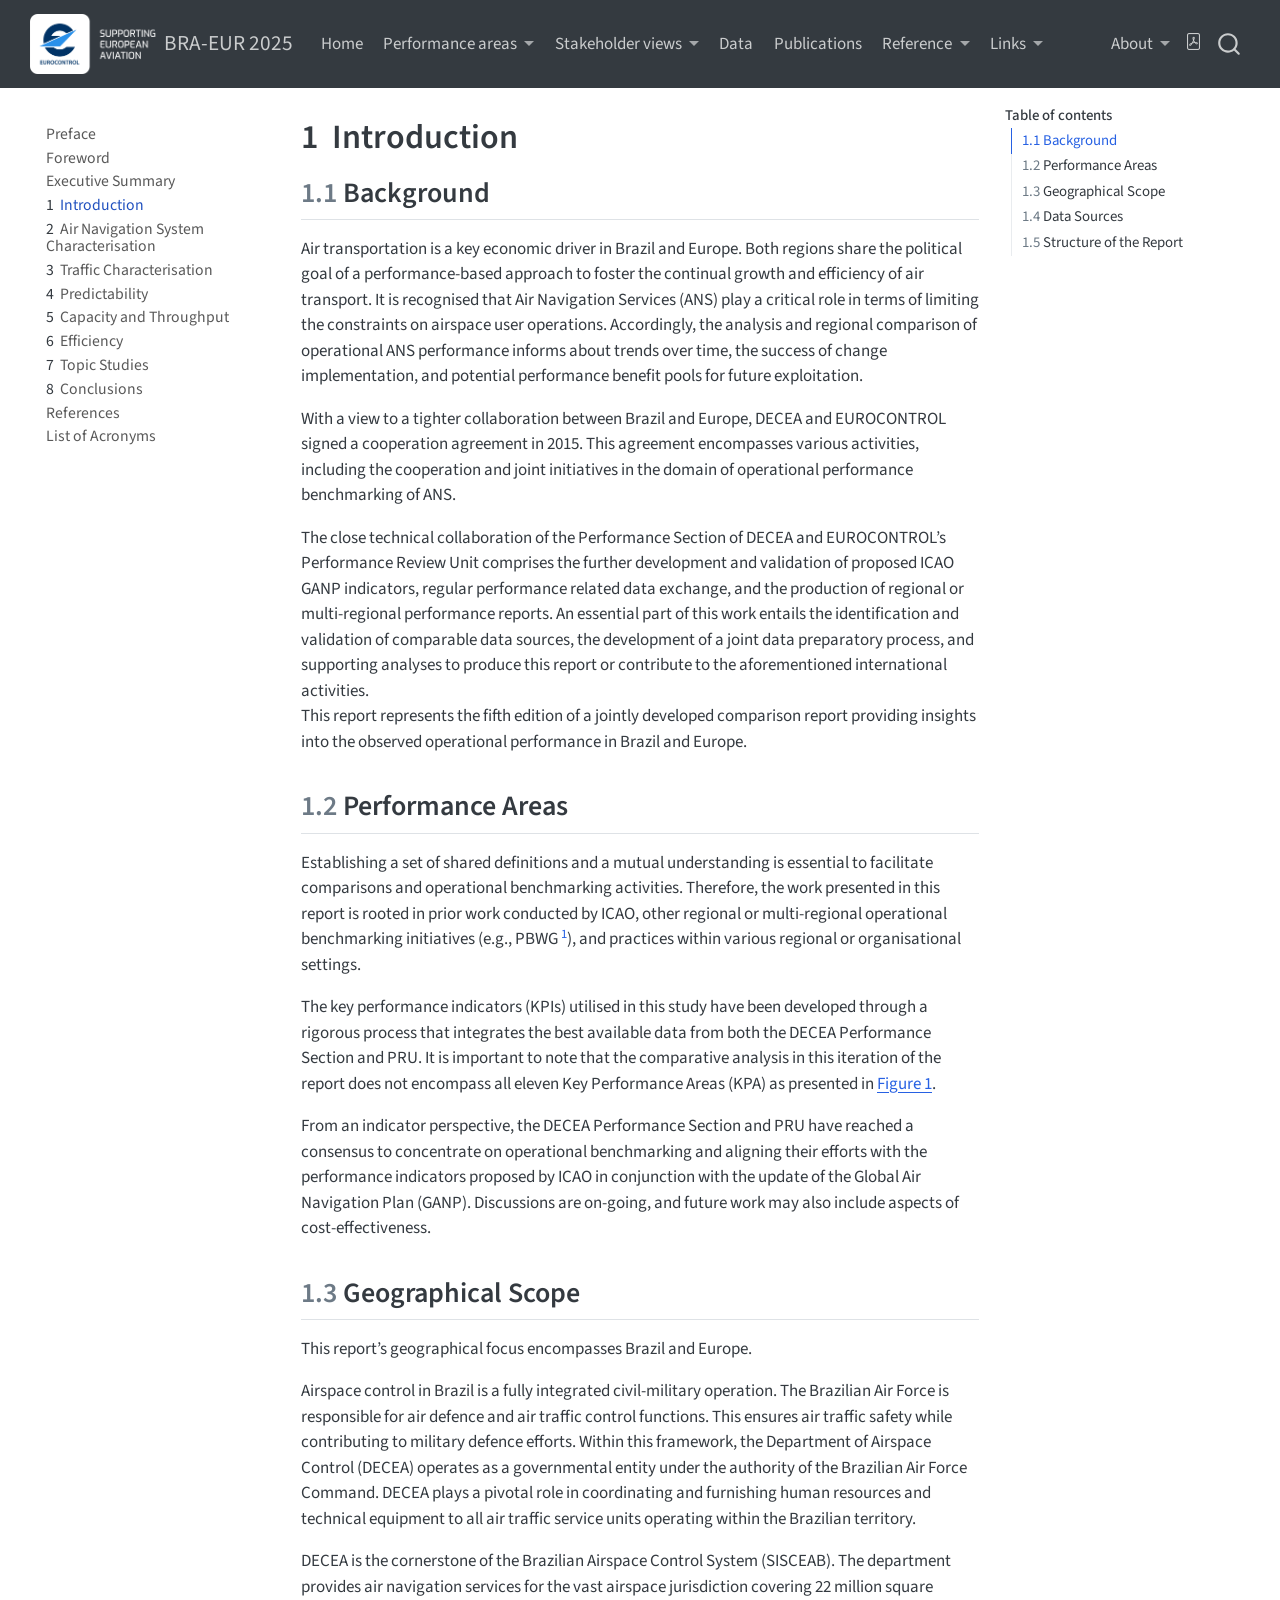
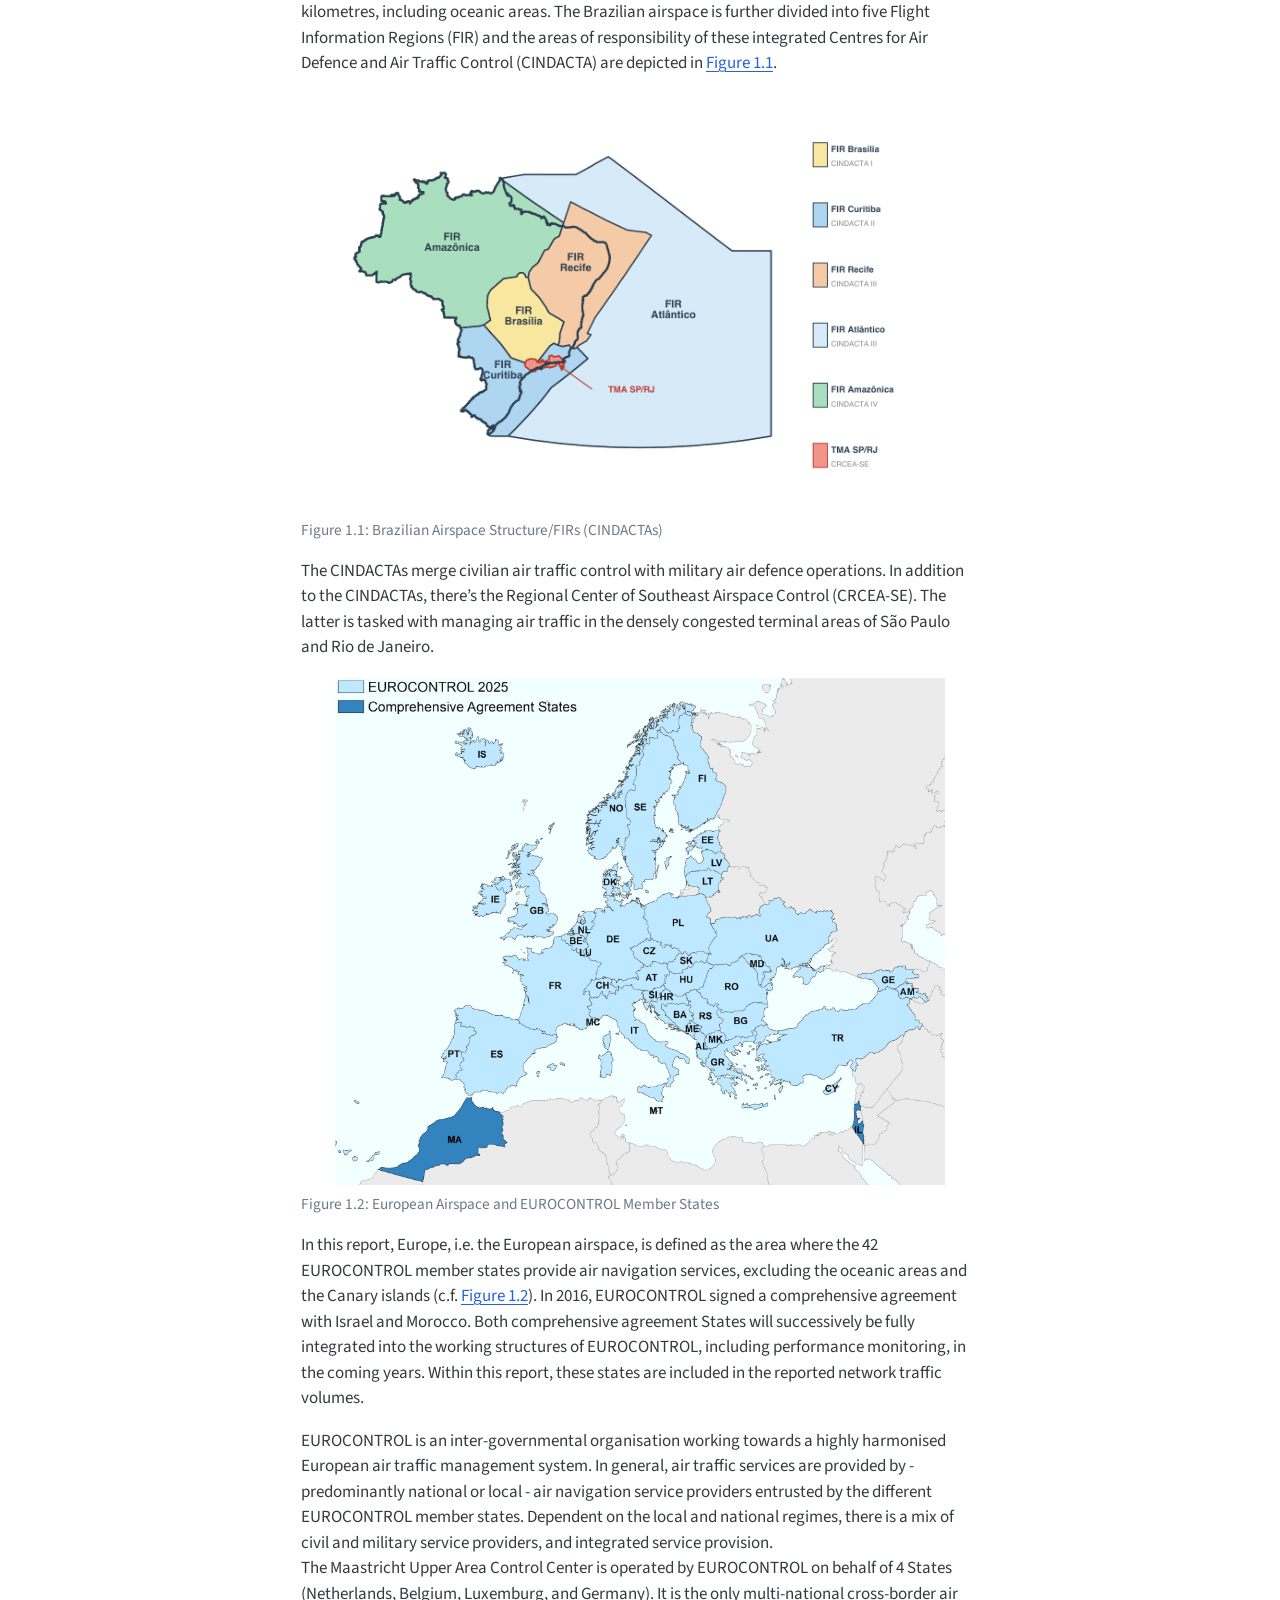
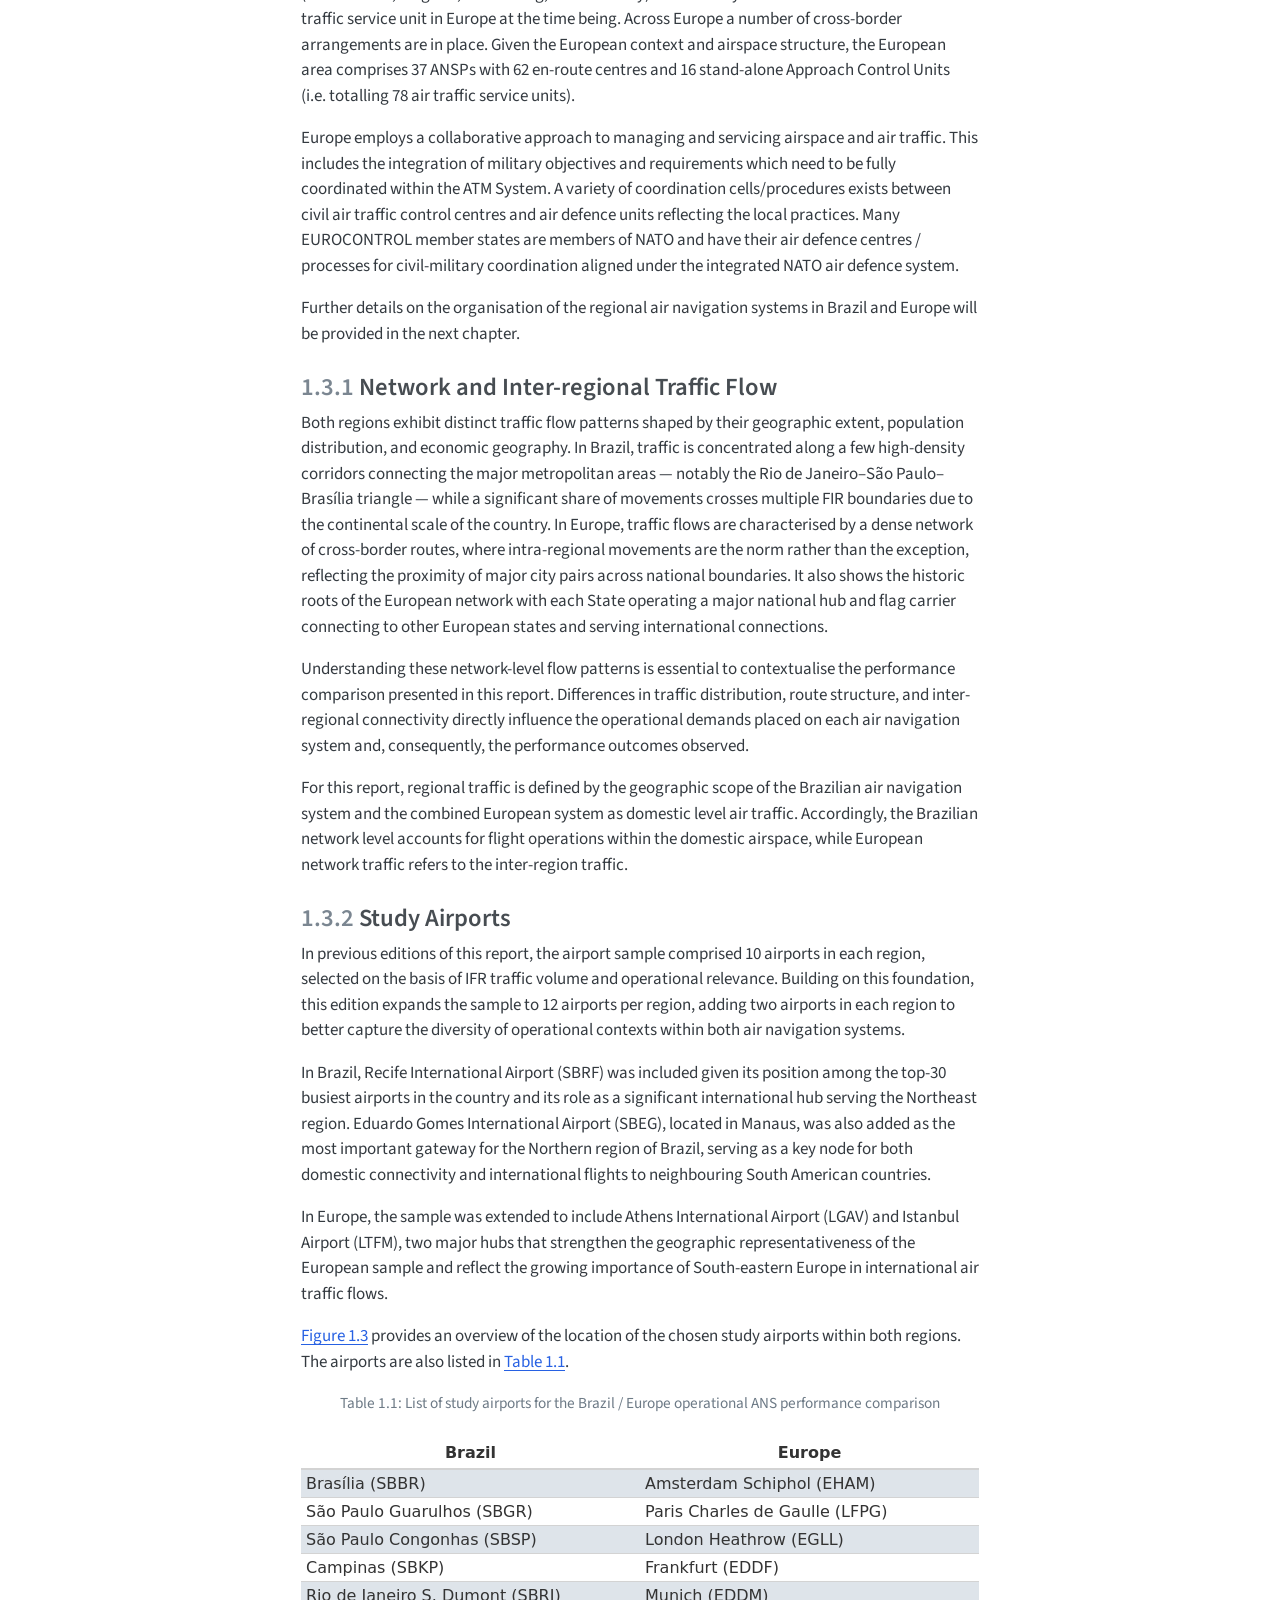
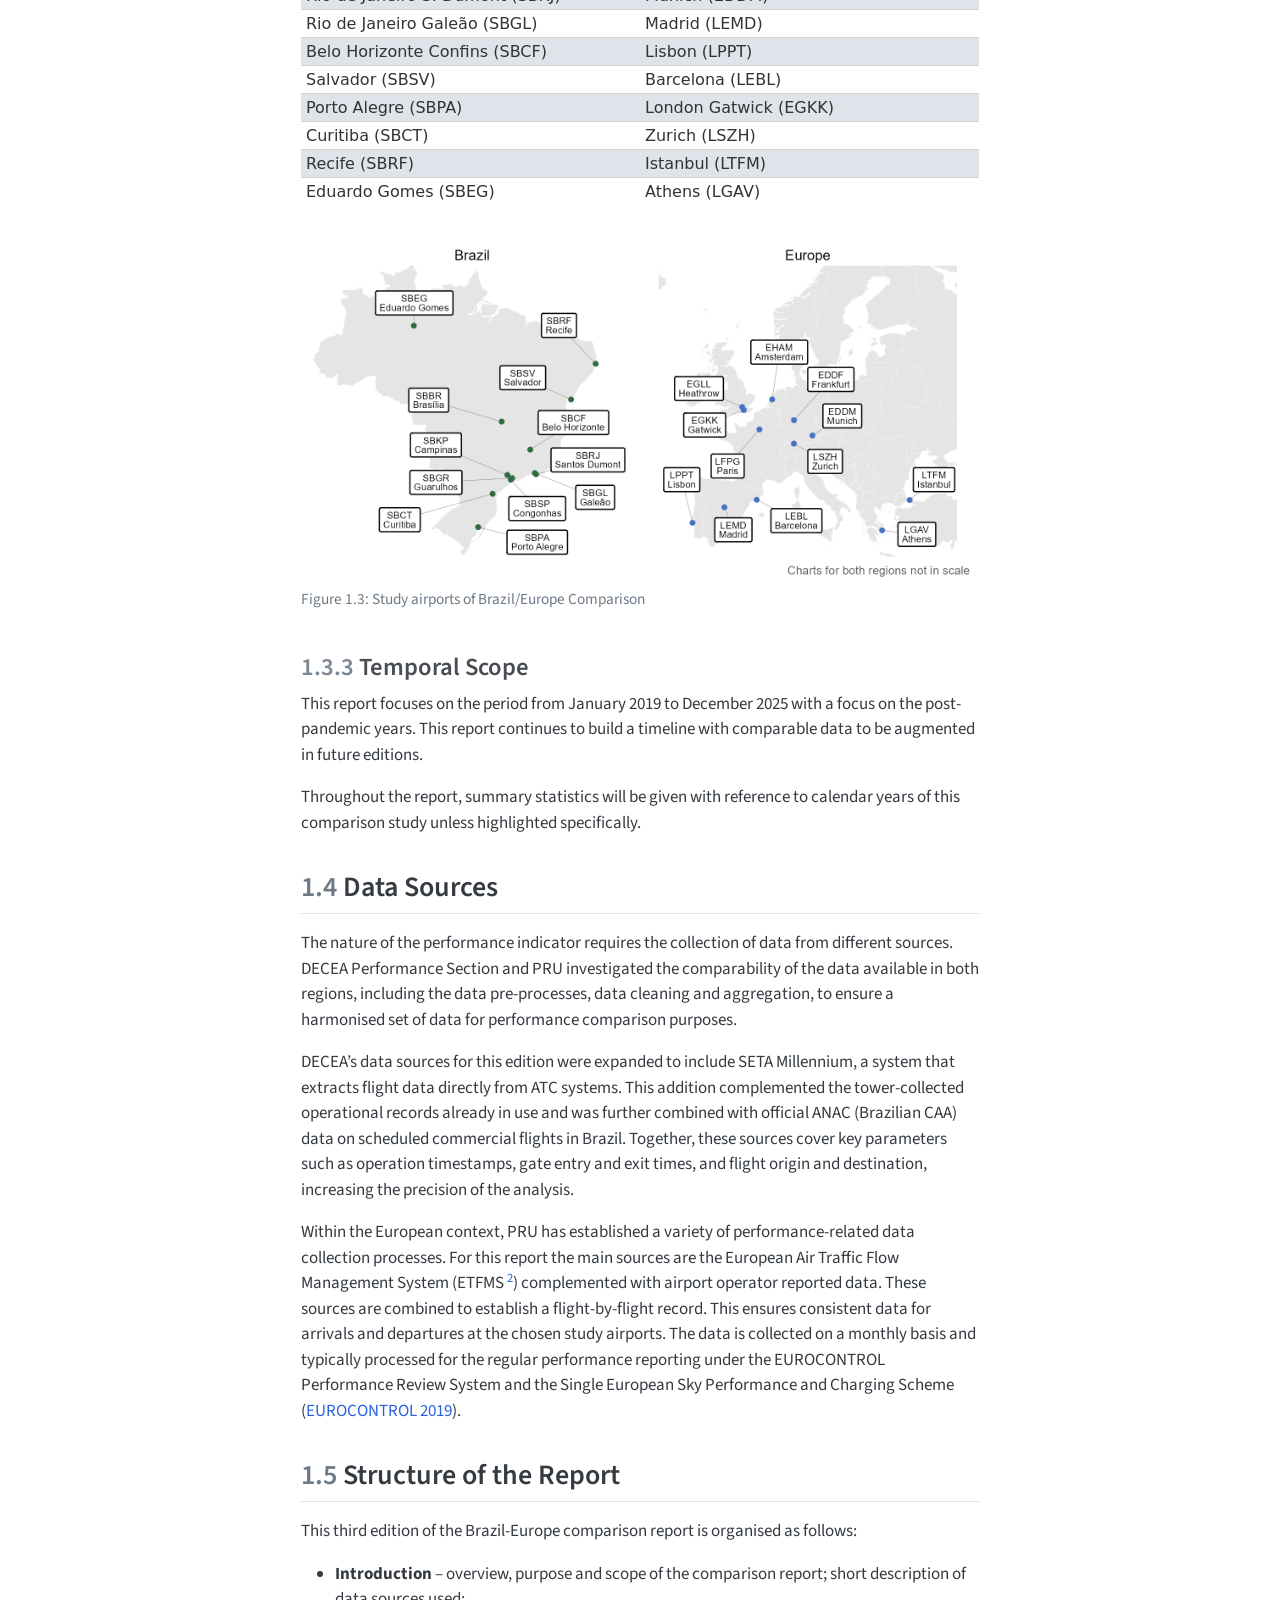
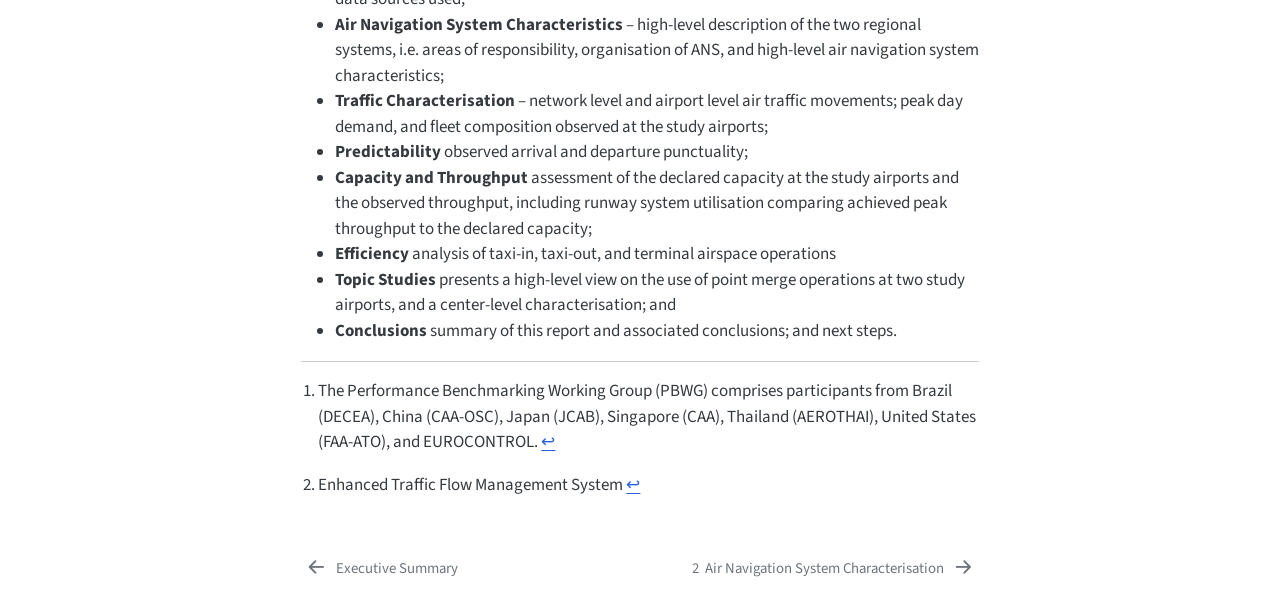
<file: docs/01-intro.html>
<!DOCTYPE html>
<html xmlns="http://www.w3.org/1999/xhtml" lang="en" xml:lang="en"><head>

<meta charset="utf-8">
<meta name="generator" content="quarto-1.9.37">

<meta name="viewport" content="width=device-width, initial-scale=1.0, user-scalable=yes">


<title>1&nbsp; Introduction – Operational Comparison of ANS Performance</title>
<style>
/* Default styles provided by pandoc.
** See https://pandoc.org/MANUAL.html#variables-for-html for config info.
*/
code{white-space: pre-wrap;}
span.smallcaps{font-variant: small-caps;}
div.columns{display: flex; gap: min(4vw, 1.5em);}
div.column{flex: auto; overflow-x: auto;}
div.hanging-indent{margin-left: 1.5em; text-indent: -1.5em;}
ul.task-list{list-style: none;}
ul.task-list li input[type="checkbox"] {
  width: 0.8em;
  margin: 0 0.8em 0.2em -1em; /* quarto-specific, see https://github.com/quarto-dev/quarto-cli/issues/4556 */ 
  vertical-align: middle;
}
/* CSS for citations */
div.csl-bib-body { }
div.csl-entry {
  clear: both;
}
.hanging-indent div.csl-entry {
  margin-left:2em;
  text-indent:-2em;
}
div.csl-left-margin {
  min-width:2em;
  float:left;
}
div.csl-right-inline {
  margin-left:2em;
  padding-left:1em;
}
div.csl-indent {
  margin-left: 2em;
}</style>


<script src="site_libs/quarto-nav/quarto-nav.js"></script>
<script src="site_libs/quarto-nav/headroom.min.js"></script>
<script src="site_libs/clipboard/clipboard.min.js"></script>
<script src="site_libs/quarto-search/autocomplete.umd.js"></script>
<script src="site_libs/quarto-search/fuse.min.js"></script>
<script src="site_libs/quarto-search/quarto-search.js"></script>
<meta name="quarto:offset" content="./">
<link href="./02-system-overview.html" rel="next">
<link href="./00-executive-summary.html" rel="prev">
<script src="site_libs/quarto-html/quarto.js" type="module"></script>
<script src="site_libs/quarto-html/tabsets/tabsets.js" type="module"></script>
<script src="site_libs/quarto-html/popper.min.js"></script>
<script src="site_libs/quarto-html/tippy.umd.min.js"></script>
<script src="site_libs/quarto-html/anchor.min.js"></script>
<link href="site_libs/quarto-html/tippy.css" rel="stylesheet">
<link href="site_libs/quarto-html/quarto-syntax-highlighting-7f8f88aac4f3542376d5c11b86a4c14d.css" rel="stylesheet" id="quarto-text-highlighting-styles">
<script src="site_libs/bootstrap/bootstrap.min.js"></script>
<link href="site_libs/bootstrap/bootstrap-icons.css" rel="stylesheet">
<link href="site_libs/bootstrap/bootstrap-17070d80991f4343db7ac0cd94e3b77a.min.css" rel="stylesheet" append-hash="true" id="quarto-bootstrap" data-mode="light">
<script src="site_libs/quarto-contrib/iconify-3.0.0/iconify-icon.min.js"></script>
<script id="quarto-search-options" type="application/json">{
  "location": "navbar",
  "copy-button": false,
  "collapse-after": 3,
  "panel-placement": "end",
  "type": "overlay",
  "limit": 50,
  "keyboard-shortcut": [
    "f",
    "/",
    "s"
  ],
  "show-item-context": false,
  "language": {
    "search-no-results-text": "No results",
    "search-matching-documents-text": "matching documents",
    "search-copy-link-title": "Copy link to search",
    "search-hide-matches-text": "Hide additional matches",
    "search-more-match-text": "more match in this document",
    "search-more-matches-text": "more matches in this document",
    "search-clear-button-title": "Clear",
    "search-text-placeholder": "",
    "search-detached-cancel-button-title": "Cancel",
    "search-submit-button-title": "Submit",
    "search-label": "Search"
  }
}</script>
<link rel="stylesheet" href="https://cdnjs.cloudflare.com/ajax/libs/font-awesome/5.15.4/css/all.min.css">
<style>
  .navbar-logo {
    max-height: 60px;
  }
</style>
<!-- Matomo -->
<script>
  var _paq = window._paq = window._paq || [];
  _paq.push(['trackPageView']);
  _paq.push(['enableLinkTracking']);
  (function() {
    var u="//stats.eurocontrol.int/";
    _paq.push(['setTrackerUrl', u+'matomo.php']);
    _paq.push(['setSiteId', '26']);
    var d=document, g=d.createElement("script"), s=d.getElementsByTagName("script")[0];
    g.async=true; g.src=u+"matomo.js"; s.parentNode.insertBefore(g,s);
  })();
</script>
<!-- End Matomo Code -->


</head>

<body class="nav-sidebar floating nav-fixed quarto-light">

<div id="quarto-search-results"></div>
  <header id="quarto-header" class="headroom fixed-top">
    <nav class="navbar navbar-expand-lg " data-bs-theme="dark">
      <div class="navbar-container container-fluid">
      <div class="navbar-brand-container mx-auto">
    <a href="./index.html" class="navbar-brand navbar-brand-logo">
    <img src="./media/EUROCONTROL-logo-standard-rgb.png" alt="" class="navbar-logo light-content">
    <img src="./media/EUROCONTROL-logo-standard-rgb.png" alt="" class="navbar-logo dark-content">
    </a>
    <a class="navbar-brand" href="./index.html">
    <span class="navbar-title">BRA-EUR 2025</span>
    </a>
  </div>
            <div id="quarto-search" class="" title="Search"></div>
          <button class="navbar-toggler" type="button" data-bs-toggle="collapse" data-bs-target="#navbarCollapse" aria-controls="navbarCollapse" role="menu" aria-expanded="false" aria-label="Toggle navigation" onclick="if (window.quartoToggleHeadroom) { window.quartoToggleHeadroom(); }">
  <span class="navbar-toggler-icon"></span>
</button>
          <div class="collapse navbar-collapse" id="navbarCollapse">
            <ul class="navbar-nav navbar-nav-scroll me-auto">
  <li class="nav-item">
    <a class="nav-link" href="https://ansperformance.eu/"> 
<span class="menu-text">Home</span></a>
  </li>  
  <li class="nav-item dropdown ">
    <a class="nav-link dropdown-toggle" href="#" id="nav-menu-performance-areas" role="link" data-bs-toggle="dropdown" aria-expanded="false">
 <span class="menu-text">Performance areas</span>
    </a>
    <ul class="dropdown-menu" aria-labelledby="nav-menu-performance-areas">    
        <li>
    <a class="dropdown-item" href="https://www.eurocontrol.int/Economics/BalancedScorecard.html">
 <span class="dropdown-text"><iconify-icon role="img" inline="" icon="fa6-solid:th" aria-label="Icon th from fa6-solid Iconify.design set." title="Icon th from fa6-solid Iconify.design set."></iconify-icon>&nbsp;Balanced scorecard</span></a>
  </li>  
        <li>
    <a class="dropdown-item" href="https://ansperformance.eu/traffic/">
 <span class="dropdown-text"><iconify-icon role="img" inline="" icon="fa6-solid:plane-departure" aria-label="Icon plane-departure from fa6-solid Iconify.design set." title="Icon plane-departure from fa6-solid Iconify.design set."></iconify-icon>&nbsp;Traffic</span></a>
  </li>  
        <li>
    <a class="dropdown-item" href="https://www.eurocontrol.int/Economics/DailyTrafficVariation-States.html">
 <span class="dropdown-text">&nbsp;&nbsp;&nbsp;&nbsp;<span style="font-weight: normal">Daily traffic dashboard</span></span></a>
  </li>  
        <li>
    <a class="dropdown-item" href="https://www.eurocontrol.int/ServiceUnits/Dashboard/EnRouteMainDashboard.html">
 <span class="dropdown-text">&nbsp;&nbsp;&nbsp;<span style="font-weight: normal">Service units</span></span></a>
  </li>  
        <li>
    <a class="dropdown-item" href="https://ansperformance.eu/traffic/statfor/">
 <span class="dropdown-text">&nbsp;&nbsp;&nbsp;<span style="font-weight: normal">Traffic forecast</span></span></a>
  </li>  
        <li>
    <a class="dropdown-item" href="https://ansperformance.eu/traffic/punctuality/">
 <span class="dropdown-text"><iconify-icon role="img" inline="" icon="fa6-solid:calendar" aria-label="Icon calendar from fa6-solid Iconify.design set." title="Icon calendar from fa6-solid Iconify.design set."></iconify-icon>&nbsp;Punctuality</span></a>
  </li>  
        <li>
    <a class="dropdown-item" href="https://www.eurocontrol.int/Economics/DailyPunctuality-States.html">
 <span class="dropdown-text">&nbsp;&nbsp;&nbsp;&nbsp;<span style="font-weight: normal">Daily punctuality dashboard</span></span></a>
  </li>  
        <li>
    <a class="dropdown-item" href="https://ansperformance.eu/traffic/punctuality/#eurocontrol-area-network-view-1">
 <span class="dropdown-text">&nbsp;&nbsp;&nbsp;<span style="font-weight: normal">Network punctuality</span></span></a>
  </li>  
        <li>
    <a class="dropdown-item" href="https://ansperformance.eu/traffic/punctuality/#state-view-1">
 <span class="dropdown-text">&nbsp;&nbsp;&nbsp;<span style="font-weight: normal">State &amp; airport punctuality</span></span></a>
  </li>  
        <li>
    <a class="dropdown-item" href="https://ansperformance.eu/capacity/">
 <span class="dropdown-text"><iconify-icon role="img" inline="" icon="fa6-solid:clock" aria-label="Icon clock from fa6-solid Iconify.design set." title="Icon clock from fa6-solid Iconify.design set."></iconify-icon>&nbsp;En-route &amp; airport delays</span></a>
  </li>  
        <li>
    <a class="dropdown-item" href="https://www.eurocontrol.int/Economics/DailyDelay-States.html">
 <span class="dropdown-text">&nbsp;&nbsp;&nbsp;&nbsp;<span style="font-weight: normal">Daily ATFM delays dashboard</span></span></a>
  </li>  
        <li>
    <a class="dropdown-item" href="https://ansperformance.eu/capacity/atfm_ert/">
 <span class="dropdown-text">&nbsp;&nbsp;&nbsp;<span style="font-weight: normal">En-route ATFM delays</span></span></a>
  </li>  
        <li>
    <a class="dropdown-item" href="https://ansperformance.eu/capacity/atfm_apt/">
 <span class="dropdown-text">&nbsp;&nbsp;&nbsp;<span style="font-weight: normal">Airport ATFM delays</span></span></a>
  </li>  
        <li>
    <a class="dropdown-item" href="https://ansperformance.eu/capacity/tot_dly">
 <span class="dropdown-text">&nbsp;&nbsp;&nbsp;<span style="font-weight: normal">All-causes delays</span></span></a>
  </li>  
        <li>
    <a class="dropdown-item" href="https://ansperformance.eu/efficiency/">
 <span class="dropdown-text"><iconify-icon role="img" inline="" icon="fa6-solid:leaf" aria-label="Icon leaf from fa6-solid Iconify.design set." title="Icon leaf from fa6-solid Iconify.design set."></iconify-icon>&nbsp;Efficiency &amp; environment</span></a>
  </li>  
        <li>
    <a class="dropdown-item" href="https://ansperformance.eu/efficiency/emissions/">
 <span class="dropdown-text">&nbsp;&nbsp;&nbsp;<span style="font-weight: normal">CO<sub>2</sub> emissions</span></span></a>
  </li>  
        <li>
    <a class="dropdown-item" href="https://ansperformance.eu/efficiency/hfe/">
 <span class="dropdown-text">&nbsp;&nbsp;&nbsp;<span style="font-weight: normal">Horizontal flight efficiency</span></span></a>
  </li>  
        <li>
    <a class="dropdown-item" href="https://ansperformance.eu/efficiency/vfe/">
 <span class="dropdown-text">&nbsp;&nbsp;&nbsp;<span style="font-weight: normal">Vertical flight efficiency</span></span></a>
  </li>  
        <li>
    <a class="dropdown-item" href="https://ansperformance.eu/efficiency/asma/">
 <span class="dropdown-text">&nbsp;&nbsp;&nbsp;<span style="font-weight: normal">Terminal holdings</span></span></a>
  </li>  
        <li>
    <a class="dropdown-item" href="https://ansperformance.eu/efficiency/taxiout/">
 <span class="dropdown-text">&nbsp;&nbsp;&nbsp;<span style="font-weight: normal">Taxi-out</span></span></a>
  </li>  
        <li>
    <a class="dropdown-item" href="https://ansperformance.eu/efficiency/taxiin/">
 <span class="dropdown-text">&nbsp;&nbsp;&nbsp;<span style="font-weight: normal">Taxi-in</span></span></a>
  </li>  
        <li>
    <a class="dropdown-item" href="https://ansperformance.eu/economics/">
 <span class="dropdown-text"><iconify-icon role="img" inline="" icon="fa6-solid:euro-sign" aria-label="Icon euro-sign from fa6-solid Iconify.design set." title="Icon euro-sign from fa6-solid Iconify.design set."></iconify-icon>&nbsp;Economics</span></a>
  </li>  
        <li>
    <a class="dropdown-item" href="https://ansperformance.eu/economics/ace-overview/">
 <span class="dropdown-text">&nbsp;&nbsp;&nbsp;<span style="font-weight: normal">ATM cost-effectiveness (ACE)</span></span></a>
  </li>  
        <li>
    <a class="dropdown-item" href="https://www.eurocontrol.int/ServiceUnits/Dashboard/EnRouteUnitRates.html">
 <span class="dropdown-text">&nbsp;&nbsp;&nbsp;<span style="font-weight: normal">Unit rates and costs</span></span></a>
  </li>  
        <li>
    <a class="dropdown-item" href="https://www.eurocontrol.int/ServiceUnits/Dashboard/EnRouteMainDashboard.html">
 <span class="dropdown-text">&nbsp;&nbsp;&nbsp;<span style="font-weight: normal">Service units</span></span></a>
  </li>  
        <li>
    <a class="dropdown-item" href="https://ansperformance.eu/economics/finance/">
 <span class="dropdown-text">&nbsp;&nbsp;&nbsp;<span style="font-weight: normal">ANSPs financial dashboard</span></span></a>
  </li>  
        <li>
    <a class="dropdown-item" href="https://ansperformance.eu/economics/cba/">
 <span class="dropdown-text">&nbsp;&nbsp;&nbsp;<span style="font-weight: normal">Standard Inputs for Economic Analyses</span></span></a>
  </li>  
    </ul>
  </li>
  <li class="nav-item dropdown ">
    <a class="nav-link dropdown-toggle" href="#" id="nav-menu-stakeholder-views" role="link" data-bs-toggle="dropdown" aria-expanded="false">
 <span class="menu-text">Stakeholder views</span>
    </a>
    <ul class="dropdown-menu" aria-labelledby="nav-menu-stakeholder-views">    
        <li>
    <a class="dropdown-item" href="https://ansperformance.eu/dashboard/stakeholder/airport/">
 <span class="dropdown-text"><iconify-icon role="img" inline="" icon="fa6-solid:plane-arrival" aria-label="Icon plane-arrival from fa6-solid Iconify.design set." title="Icon plane-arrival from fa6-solid Iconify.design set."></iconify-icon>&nbsp;Airports</span></a>
  </li>  
        <li>
    <a class="dropdown-item" href="https://ansperformance.eu/dashboard/stakeholder/ansp/">
 <span class="dropdown-text"><iconify-icon role="img" inline="" icon="fa6-solid:compass" aria-label="Icon compass from fa6-solid Iconify.design set." title="Icon compass from fa6-solid Iconify.design set."></iconify-icon>&nbsp;Air navigation service provider</span></a>
  </li>  
        <li>
    <a class="dropdown-item" href="https://ansperformance.eu/dashboard/stakeholder/state/">
 <span class="dropdown-text"><iconify-icon role="img" inline="" icon="fa6-solid:globe" aria-label="Icon globe from fa6-solid Iconify.design set." title="Icon globe from fa6-solid Iconify.design set."></iconify-icon>&nbsp;States</span></a>
  </li>  
    </ul>
  </li>
  <li class="nav-item">
    <a class="nav-link" href="https://ansperformance.eu/data/"> 
<span class="menu-text">Data</span></a>
  </li>  
  <li class="nav-item">
    <a class="nav-link" href="https://ansperformance.eu/publications/"> 
<span class="menu-text">Publications</span></a>
  </li>  
  <li class="nav-item dropdown ">
    <a class="nav-link dropdown-toggle" href="#" id="nav-menu-reference" role="link" data-bs-toggle="dropdown" aria-expanded="false">
 <span class="menu-text">Reference</span>
    </a>
    <ul class="dropdown-menu" aria-labelledby="nav-menu-reference">    
        <li>
    <a class="dropdown-item" href="https://ansperformance.eu/definition/">
 <span class="dropdown-text"><iconify-icon role="img" inline="" icon="fa6-solid:marker" aria-label="Icon marker from fa6-solid Iconify.design set." title="Icon marker from fa6-solid Iconify.design set."></iconify-icon>&nbsp;Definitions</span></a>
  </li>  
        <li>
    <a class="dropdown-item" href="https://ansperformance.eu/methodology/">
 <span class="dropdown-text"><iconify-icon role="img" inline="" icon="fa6-solid:wrench" aria-label="Icon wrench from fa6-solid Iconify.design set." title="Icon wrench from fa6-solid Iconify.design set."></iconify-icon>&nbsp;Methodology</span></a>
  </li>  
        <li>
    <a class="dropdown-item" href="https://ansperformance.eu/acronym/">
 <span class="dropdown-text"><iconify-icon role="img" inline="" icon="fa6-solid:quote-left" aria-label="Icon quote-left from fa6-solid Iconify.design set." title="Icon quote-left from fa6-solid Iconify.design set."></iconify-icon>&nbsp;Acronyms</span></a>
  </li>  
        <li>
    <a class="dropdown-item" href="https://ansperformance.eu/bibliography/">
 <span class="dropdown-text"><iconify-icon role="img" inline="" icon="fa6-solid:book" aria-label="Icon book from fa6-solid Iconify.design set." title="Icon book from fa6-solid Iconify.design set."></iconify-icon>&nbsp;Bibliography</span></a>
  </li>  
    </ul>
  </li>
  <li class="nav-item dropdown ">
    <a class="nav-link dropdown-toggle" href="#" id="nav-menu-links" role="link" data-bs-toggle="dropdown" aria-expanded="false">
 <span class="menu-text">Links</span>
    </a>
    <ul class="dropdown-menu" aria-labelledby="nav-menu-links">    
        <li>
    <a class="dropdown-item" href="https://www.eurocontrol.int/">
 <span class="dropdown-text">EUROCONTROL <i class="fas fa-xs fa-external-link-alt"></i></span></a>
  </li>  
        <li>
    <a class="dropdown-item" href="https://www.eurocontrol.int/prudata/dashboard/">
 <span class="dropdown-text">Single European Sky (SES) portal <i class="fas fa-xs fa-external-link-alt"></i></span></a>
  </li>  
        <li>
    <a class="dropdown-item" href="https://www4.icao.int/ganpportal/">
 <span class="dropdown-text">ICAO GANP <i class="fas fa-xs fa-external-link-alt"></i></span></a>
  </li>  
        <li>
    <a class="dropdown-item" href="https://ext.eurocontrol.int/connectivity_web/from">
 <span class="dropdown-text">Connectivity dashboard <i class="fas fa-xs fa-external-link-alt"></i></span></a>
  </li>  
        <li>
    <a class="dropdown-item" href="https://ansperformance.eu/transformation/">
 <span class="dropdown-text">PRC Transformation Strategy</span></a>
  </li>  
        <li>
    <a class="dropdown-item" href="https://opdi.aero">
 <span class="dropdown-text">PRC Open Performance Data Initiative</span></a>
  </li>  
    </ul>
  </li>
</ul>
            <ul class="navbar-nav navbar-nav-scroll ms-auto">
  <li class="nav-item dropdown ">
    <a class="nav-link dropdown-toggle" href="#" id="nav-menu-about" role="link" data-bs-toggle="dropdown" aria-expanded="false">
 <span class="menu-text">About</span>
    </a>
    <ul class="dropdown-menu dropdown-menu-end" aria-labelledby="nav-menu-about">    
        <li>
    <a class="dropdown-item" href="https://ansperformance.eu/about/prc/">
 <span class="dropdown-text">About the PRC</span></a>
  </li>  
        <li>
    <a class="dropdown-item" href="https://ansperformance.eu/about/aiu/">
 <span class="dropdown-text">About the AIU</span></a>
  </li>  
        <li>
    <a class="dropdown-item" href="https://ansperformance.eu/about/us/">
 <span class="dropdown-text">About the PRU</span></a>
  </li>  
        <li>
    <a class="dropdown-item" href="https://ansperformance.eu/post/">
 <span class="dropdown-text">Release notes</span></a>
  </li>  
        <li>
    <a class="dropdown-item" href="https://ansperformance.eu/about/disclaimer/">
 <span class="dropdown-text">Disclaimer</span></a>
  </li>  
    </ul>
  </li>
</ul>
          </div> <!-- /navcollapse -->
            <div class="quarto-navbar-tools">
    <a href="./Operational-Comparison-of-ANS-Performance.pdf" title="Download PDF" class="quarto-navigation-tool px-1" aria-label="Download PDF"><i class="bi bi-file-pdf"></i></a>
</div>
      </div> <!-- /container-fluid -->
    </nav>
  <nav class="quarto-secondary-nav">
    <div class="container-fluid d-flex">
      <button type="button" class="quarto-btn-toggle btn" data-bs-toggle="collapse" role="button" data-bs-target=".quarto-sidebar-collapse-item" aria-controls="quarto-sidebar" aria-expanded="false" aria-label="Toggle sidebar navigation" onclick="if (window.quartoToggleHeadroom) { window.quartoToggleHeadroom(); }">
        <i class="bi bi-layout-text-sidebar-reverse"></i>
      </button>
        <nav class="quarto-page-breadcrumbs" aria-label="breadcrumb"><ol class="breadcrumb"><li class="breadcrumb-item"><a href="./01-intro.html"><span class="chapter-number">1</span>&nbsp; <span class="chapter-title">Introduction</span></a></li></ol></nav>
        <a class="flex-grow-1" role="navigation" data-bs-toggle="collapse" data-bs-target=".quarto-sidebar-collapse-item" aria-controls="quarto-sidebar" aria-expanded="false" aria-label="Toggle sidebar navigation" onclick="if (window.quartoToggleHeadroom) { window.quartoToggleHeadroom(); }">      
        </a>
    </div>
  </nav>
</header>
<!-- content -->
<div id="quarto-content" class="quarto-container page-columns page-rows-contents page-layout-article page-navbar">
<!-- sidebar -->
  <nav id="quarto-sidebar" class="sidebar collapse collapse-horizontal quarto-sidebar-collapse-item sidebar-navigation floating overflow-auto">
    <div class="sidebar-menu-container"> 
    <ul class="list-unstyled mt-1">
        <li class="sidebar-item">
  <div class="sidebar-item-container"> 
  <a href="./index.html" class="sidebar-item-text sidebar-link">
 <span class="menu-text">Preface</span></a>
  </div>
</li>
        <li class="sidebar-item">
  <div class="sidebar-item-container"> 
  <a href="./00-foreword.html" class="sidebar-item-text sidebar-link">
 <span class="menu-text">Foreword</span></a>
  </div>
</li>
        <li class="sidebar-item">
  <div class="sidebar-item-container"> 
  <a href="./00-executive-summary.html" class="sidebar-item-text sidebar-link">
 <span class="menu-text">Executive Summary</span></a>
  </div>
</li>
        <li class="sidebar-item">
  <div class="sidebar-item-container"> 
  <a href="./01-intro.html" class="sidebar-item-text sidebar-link active">
 <span class="menu-text"><span class="chapter-number">1</span>&nbsp; <span class="chapter-title">Introduction</span></span></a>
  </div>
</li>
        <li class="sidebar-item">
  <div class="sidebar-item-container"> 
  <a href="./02-system-overview.html" class="sidebar-item-text sidebar-link">
 <span class="menu-text"><span class="chapter-number">2</span>&nbsp; <span class="chapter-title">Air Navigation System Characterisation</span></span></a>
  </div>
</li>
        <li class="sidebar-item">
  <div class="sidebar-item-container"> 
  <a href="./03-traffic_characterisation.html" class="sidebar-item-text sidebar-link">
 <span class="menu-text"><span class="chapter-number">3</span>&nbsp; <span class="chapter-title">Traffic Characterisation</span></span></a>
  </div>
</li>
        <li class="sidebar-item">
  <div class="sidebar-item-container"> 
  <a href="./04-predictability.html" class="sidebar-item-text sidebar-link">
 <span class="menu-text"><span class="chapter-number">4</span>&nbsp; <span class="chapter-title">Predictability</span></span></a>
  </div>
</li>
        <li class="sidebar-item">
  <div class="sidebar-item-container"> 
  <a href="./05-capacity-throughput.html" class="sidebar-item-text sidebar-link">
 <span class="menu-text"><span class="chapter-number">5</span>&nbsp; <span class="chapter-title">Capacity and Throughput</span></span></a>
  </div>
</li>
        <li class="sidebar-item">
  <div class="sidebar-item-container"> 
  <a href="./06-efficiency.html" class="sidebar-item-text sidebar-link">
 <span class="menu-text"><span class="chapter-number">6</span>&nbsp; <span class="chapter-title">Efficiency</span></span></a>
  </div>
</li>
        <li class="sidebar-item">
  <div class="sidebar-item-container"> 
  <a href="./09-studies.html" class="sidebar-item-text sidebar-link">
 <span class="menu-text"><span class="chapter-number">7</span>&nbsp; <span class="chapter-title">Topic Studies</span></span></a>
  </div>
</li>
        <li class="sidebar-item">
  <div class="sidebar-item-container"> 
  <a href="./10-conclusions.html" class="sidebar-item-text sidebar-link">
 <span class="menu-text"><span class="chapter-number">8</span>&nbsp; <span class="chapter-title">Conclusions</span></span></a>
  </div>
</li>
        <li class="sidebar-item">
  <div class="sidebar-item-container"> 
  <a href="./99-references.html" class="sidebar-item-text sidebar-link">
 <span class="menu-text">References</span></a>
  </div>
</li>
        <li class="sidebar-item">
  <div class="sidebar-item-container"> 
  <a href="./A1-appendix.html" class="sidebar-item-text sidebar-link">
 <span class="menu-text">List of Acronyms</span></a>
  </div>
</li>
    </ul>
    </div>
</nav>
<div id="quarto-sidebar-glass" class="quarto-sidebar-collapse-item" data-bs-toggle="collapse" data-bs-target=".quarto-sidebar-collapse-item"></div>
<!-- margin-sidebar -->
    <div id="quarto-margin-sidebar" class="sidebar margin-sidebar">
        <nav id="TOC" role="doc-toc" class="toc-active">
    <h2 id="toc-title">Table of contents</h2>
   
  <ul>
  <li><a href="#background" id="toc-background" class="nav-link active" data-scroll-target="#background"><span class="header-section-number">1.1</span> Background</a></li>
  <li><a href="#performance-areas" id="toc-performance-areas" class="nav-link" data-scroll-target="#performance-areas"><span class="header-section-number">1.2</span> Performance Areas</a></li>
  <li><a href="#geographical-scope" id="toc-geographical-scope" class="nav-link" data-scroll-target="#geographical-scope"><span class="header-section-number">1.3</span> Geographical Scope</a>
  <ul class="collapse">
  <li><a href="#network-and-inter-regional-traffic-flow" id="toc-network-and-inter-regional-traffic-flow" class="nav-link" data-scroll-target="#network-and-inter-regional-traffic-flow"><span class="header-section-number">1.3.1</span> Network and Inter-regional Traffic Flow</a></li>
  <li><a href="#study-airports" id="toc-study-airports" class="nav-link" data-scroll-target="#study-airports"><span class="header-section-number">1.3.2</span> Study Airports</a></li>
  <li><a href="#temporal-scope" id="toc-temporal-scope" class="nav-link" data-scroll-target="#temporal-scope"><span class="header-section-number">1.3.3</span> Temporal Scope</a></li>
  </ul></li>
  <li><a href="#data-sources" id="toc-data-sources" class="nav-link" data-scroll-target="#data-sources"><span class="header-section-number">1.4</span> Data Sources</a></li>
  <li><a href="#structure-of-the-report" id="toc-structure-of-the-report" class="nav-link" data-scroll-target="#structure-of-the-report"><span class="header-section-number">1.5</span> Structure of the Report</a></li>
  </ul>
</nav>
    </div>
<!-- main -->
<main class="content" id="quarto-document-content">

<header id="title-block-header" class="quarto-title-block default">
<div class="quarto-title">
<h1 class="title"><span class="chapter-number">1</span>&nbsp; <span class="chapter-title">Introduction</span></h1>
</div>



<div class="quarto-title-meta">

    
  
    
  </div>
  


</header>


<section id="background" class="level2" data-number="1.1">
<h2 data-number="1.1" class="anchored" data-anchor-id="background"><span class="header-section-number">1.1</span> Background</h2>
<p>Air transportation is a key economic driver in Brazil and Europe. Both regions share the political goal of a performance-based approach to foster the continual growth and efficiency of air transport. It is recognised that Air Navigation Services (ANS) play a critical role in terms of limiting the constraints on airspace user operations. Accordingly, the analysis and regional comparison of operational ANS performance informs about trends over time, the success of change implementation, and potential performance benefit pools for future exploitation.</p>
<p>With a view to a tighter collaboration between Brazil and Europe, DECEA and EUROCONTROL signed a cooperation agreement in 2015. This agreement encompasses various activities, including the cooperation and joint initiatives in the domain of operational performance benchmarking of ANS.</p>
<p>The close technical collaboration of the Performance Section of DECEA and EUROCONTROL’s Performance Review Unit comprises the further development and validation of proposed ICAO GANP indicators, regular performance related data exchange, and the production of regional or multi-regional performance reports. An essential part of this work entails the identification and validation of comparable data sources, the development of a joint data preparatory process, and supporting analyses to produce this report or contribute to the aforementioned international activities.<br>
This report represents the fifth edition of a jointly developed comparison report providing insights into the observed operational performance in Brazil and Europe.</p>
</section>
<section id="performance-areas" class="level2" data-number="1.2">
<h2 data-number="1.2" class="anchored" data-anchor-id="performance-areas"><span class="header-section-number">1.2</span> Performance Areas</h2>
<p>Establishing a set of shared definitions and a mutual understanding is essential to facilitate comparisons and operational benchmarking activities. Therefore, the work presented in this report is rooted in prior work conducted by ICAO, other regional or multi-regional operational benchmarking initiatives (e.g., PBWG <a href="#fn1" class="footnote-ref" id="fnref1" role="doc-noteref"><sup>1</sup></a>), and practices within various regional or organisational settings.</p>
<p>The key performance indicators (KPIs) utilised in this study have been developed through a rigorous process that integrates the best available data from both the DECEA Performance Section and PRU. It is important to note that the comparative analysis in this iteration of the report does not encompass all eleven Key Performance Areas (KPA) as presented in <a href="00-executive-summary.html#fig-scope-KPAs-KPIs" class="quarto-xref">Figure&nbsp;<span>1</span></a>.</p>
<p>From an indicator perspective, the DECEA Performance Section and PRU have reached a consensus to concentrate on operational benchmarking and aligning their efforts with the performance indicators proposed by ICAO in conjunction with the update of the Global Air Navigation Plan (GANP). Discussions are on-going, and future work may also include aspects of cost-effectiveness.</p>
<!-- WORK FOR NEXT ITERATIONS 
The report also presents an initial approach to quantifying potential inefficiencies in terms of fuel burn and CO2 emissions. 
-->
</section>
<section id="geographical-scope" class="level2" data-number="1.3">
<h2 data-number="1.3" class="anchored" data-anchor-id="geographical-scope"><span class="header-section-number">1.3</span> Geographical Scope</h2>
<p>This report’s geographical focus encompasses Brazil and Europe.</p>
<p>Airspace control in Brazil is a fully integrated civil-military operation. The Brazilian Air Force is responsible for air defence and air traffic control functions. This ensures air traffic safety while contributing to military defence efforts. Within this framework, the Department of Airspace Control (DECEA) operates as a governmental entity under the authority of the Brazilian Air Force Command. DECEA plays a pivotal role in coordinating and furnishing human resources and technical equipment to all air traffic service units operating within the Brazilian territory.</p>
<p>DECEA is the cornerstone of the Brazilian Airspace Control System (SISCEAB). The department provides air navigation services for the vast airspace jurisdiction covering 22 million square kilometres, including oceanic areas. The Brazilian airspace is further divided into five Flight Information Regions (FIR) and the areas of responsibility of these integrated Centres for Air Defence and Air Traffic Control (CINDACTA) are depicted in <a href="#fig-BRA-airspace" class="quarto-xref">Figure&nbsp;<span>1.1</span></a>.</p>
<div class="cell">
<div class="cell-output-display">
<div id="fig-BRA-airspace" class="quarto-float quarto-figure quarto-figure-center anchored">
<figure class="quarto-float quarto-float-fig figure">
<div aria-describedby="fig-BRA-airspace-caption-0ceaefa1-69ba-4598-a22c-09a6ac19f8ca">
<img src="./figures/BRAZIL_CINDACTA_CRCEA_NEW.png" class="img-fluid figure-img" style="width:90.0%">
</div>
<figcaption class="quarto-float-caption-bottom quarto-float-caption quarto-float-fig" id="fig-BRA-airspace-caption-0ceaefa1-69ba-4598-a22c-09a6ac19f8ca">
Figure&nbsp;1.1: Brazilian Airspace Structure/FIRs (CINDACTAs)
</figcaption>
</figure>
</div>
</div>
</div>
<p>The CINDACTAs merge civilian air traffic control with military air defence operations. In addition to the CINDACTAs, there’s the Regional Center of Southeast Airspace Control (CRCEA-SE). The latter is tasked with managing air traffic in the densely congested terminal areas of São Paulo and Rio de Janeiro.</p>
<div class="cell">
<div class="cell-output-display">
<div id="fig-EUR-airspace" class="quarto-float quarto-figure quarto-figure-center anchored">
<figure class="quarto-float quarto-float-fig figure">
<div aria-describedby="fig-EUR-airspace-caption-0ceaefa1-69ba-4598-a22c-09a6ac19f8ca">
<img src="./figures/Europe-ECTRL.png" class="img-fluid figure-img" style="width:90.0%">
</div>
<figcaption class="quarto-float-caption-bottom quarto-float-caption quarto-float-fig" id="fig-EUR-airspace-caption-0ceaefa1-69ba-4598-a22c-09a6ac19f8ca">
Figure&nbsp;1.2: European Airspace and EUROCONTROL Member States
</figcaption>
</figure>
</div>
</div>
</div>
<p>In this report, Europe, i.e.&nbsp;the European airspace, is defined as the area where the 42 EUROCONTROL member states provide air navigation services, excluding the oceanic areas and the Canary islands (c.f. <a href="#fig-EUR-airspace" class="quarto-xref">Figure&nbsp;<span>1.2</span></a>). In 2016, EUROCONTROL signed a comprehensive agreement with Israel and Morocco. Both comprehensive agreement States will successively be fully integrated into the working structures of EUROCONTROL, including performance monitoring, in the coming years. Within this report, these states are included in the reported network traffic volumes.</p>
<p>EUROCONTROL is an inter-governmental organisation working towards a highly harmonised European air traffic management system. In general, air traffic services are provided by - predominantly national or local - air navigation service providers entrusted by the different EUROCONTROL member states. Dependent on the local and national regimes, there is a mix of civil and military service providers, and integrated service provision.<br>
The Maastricht Upper Area Control Center is operated by EUROCONTROL on behalf of 4 States (Netherlands, Belgium, Luxemburg, and Germany). It is the only multi-national cross-border air traffic service unit in Europe at the time being. Across Europe a number of cross-border arrangements are in place. Given the European context and airspace structure, the European area comprises 37 ANSPs with 62 en-route centres and 16 stand-alone Approach Control Units (i.e.&nbsp;totalling 78 air traffic service units).</p>
<p>Europe employs a collaborative approach to managing and servicing airspace and air traffic. This includes the integration of military objectives and requirements which need to be fully coordinated within the ATM System. A variety of coordination cells/procedures exists between civil air traffic control centres and air defence units reflecting the local practices. Many EUROCONTROL member states are members of NATO and have their air defence centres / processes for civil-military coordination aligned under the integrated NATO air defence system.</p>
<p>Further details on the organisation of the regional air navigation systems in Brazil and Europe will be provided in the next chapter.</p>
<section id="network-and-inter-regional-traffic-flow" class="level3" data-number="1.3.1">
<h3 data-number="1.3.1" class="anchored" data-anchor-id="network-and-inter-regional-traffic-flow"><span class="header-section-number">1.3.1</span> Network and Inter-regional Traffic Flow</h3>
<p>Both regions exhibit distinct traffic flow patterns shaped by their geographic extent, population distribution, and economic geography. In Brazil, traffic is concentrated along a few high-density corridors connecting the major metropolitan areas — notably the Rio de Janeiro–São Paulo–Brasília triangle — while a significant share of movements crosses multiple FIR boundaries due to the continental scale of the country. In Europe, traffic flows are characterised by a dense network of cross-border routes, where intra-regional movements are the norm rather than the exception, reflecting the proximity of major city pairs across national boundaries. It also shows the historic roots of the European network with each State operating a major national hub and flag carrier connecting to other European states and serving international connections.</p>
<p>Understanding these network-level flow patterns is essential to contextualise the performance comparison presented in this report. Differences in traffic distribution, route structure, and inter-regional connectivity directly influence the operational demands placed on each air navigation system and, consequently, the performance outcomes observed.</p>
<p>For this report, regional traffic is defined by the geographic scope of the Brazilian air navigation system and the combined European system as domestic level air traffic. Accordingly, the Brazilian network level accounts for flight operations within the domestic airspace, while European network traffic refers to the inter-region traffic.</p>
</section>
<section id="study-airports" class="level3" data-number="1.3.2">
<h3 data-number="1.3.2" class="anchored" data-anchor-id="study-airports"><span class="header-section-number">1.3.2</span> Study Airports</h3>
<p>In previous editions of this report, the airport sample comprised 10 airports in each region, selected on the basis of IFR traffic volume and operational relevance. Building on this foundation, this edition expands the sample to 12 airports per region, adding two airports in each region to better capture the diversity of operational contexts within both air navigation systems.</p>
<p>In Brazil, Recife International Airport (SBRF) was included given its position among the top-30 busiest airports in the country and its role as a significant international hub serving the Northeast region. Eduardo Gomes International Airport (SBEG), located in Manaus, was also added as the most important gateway for the Northern region of Brazil, serving as a key node for both domestic connectivity and international flights to neighbouring South American countries.</p>
<p>In Europe, the sample was extended to include Athens International Airport (LGAV) and Istanbul Airport (LTFM), two major hubs that strengthen the geographic representativeness of the European sample and reflect the growing importance of South-eastern Europe in international air traffic flows.</p>
<p><a href="#fig-scope-airports" class="quarto-xref">Figure&nbsp;<span>1.3</span></a> provides an overview of the location of the chosen study airports within both regions. The airports are also listed in <a href="#tbl-scopetable" class="quarto-xref">Table&nbsp;<span>1.1</span></a>.</p>
<div class="cell">
<div id="tbl-scopetable" class="cell quarto-float quarto-figure quarto-figure-center anchored">
<figure class="quarto-float quarto-float-tbl figure">
<figcaption class="quarto-float-caption-top quarto-float-caption quarto-float-tbl" id="tbl-scopetable-caption-0ceaefa1-69ba-4598-a22c-09a6ac19f8ca">
Table&nbsp;1.1: List of study airports for the Brazil / Europe operational ANS performance comparison
</figcaption>
<div aria-describedby="tbl-scopetable-caption-0ceaefa1-69ba-4598-a22c-09a6ac19f8ca">
<div class="cell-output-display">
<div id="dgyggyjfiy" style="padding-left:0px;padding-right:0px;padding-top:10px;padding-bottom:10px;overflow-x:auto;overflow-y:auto;width:auto;height:auto;">
<style>#dgyggyjfiy table {
  font-family: system-ui, 'Segoe UI', Roboto, Helvetica, Arial, sans-serif, 'Apple Color Emoji', 'Segoe UI Emoji', 'Segoe UI Symbol', 'Noto Color Emoji';
  -webkit-font-smoothing: antialiased;
  -moz-osx-font-smoothing: grayscale;
}

#dgyggyjfiy thead, #dgyggyjfiy tbody, #dgyggyjfiy tfoot, #dgyggyjfiy tr, #dgyggyjfiy td, #dgyggyjfiy th {
  border-style: none;
}

#dgyggyjfiy p {
  margin: 0;
  padding: 0;
}

#dgyggyjfiy .gt_table {
  display: table;
  border-collapse: collapse;
  line-height: normal;
  margin-left: auto;
  margin-right: auto;
  color: #333333;
  font-size: 16px;
  font-weight: normal;
  font-style: normal;
  background-color: #FFFFFF;
  width: 100%;
  border-top-style: hidden;
  border-top-width: 2px;
  border-top-color: #A8A8A8;
  border-right-style: none;
  border-right-width: 2px;
  border-right-color: #D3D3D3;
  border-bottom-style: hidden;
  border-bottom-width: 2px;
  border-bottom-color: #A8A8A8;
  border-left-style: none;
  border-left-width: 2px;
  border-left-color: #D3D3D3;
}

#dgyggyjfiy .gt_caption {
  padding-top: 4px;
  padding-bottom: 4px;
}

#dgyggyjfiy .gt_title {
  color: #333333;
  font-size: 125%;
  font-weight: initial;
  padding-top: 4px;
  padding-bottom: 4px;
  padding-left: 5px;
  padding-right: 5px;
  border-bottom-color: #FFFFFF;
  border-bottom-width: 0;
}

#dgyggyjfiy .gt_subtitle {
  color: #333333;
  font-size: 85%;
  font-weight: initial;
  padding-top: 3px;
  padding-bottom: 5px;
  padding-left: 5px;
  padding-right: 5px;
  border-top-color: #FFFFFF;
  border-top-width: 0;
}

#dgyggyjfiy .gt_heading {
  background-color: #FFFFFF;
  text-align: center;
  border-bottom-color: #FFFFFF;
  border-left-style: none;
  border-left-width: 1px;
  border-left-color: #D3D3D3;
  border-right-style: none;
  border-right-width: 1px;
  border-right-color: #D3D3D3;
}

#dgyggyjfiy .gt_bottom_border {
  border-bottom-style: solid;
  border-bottom-width: 2px;
  border-bottom-color: #D3D3D3;
}

#dgyggyjfiy .gt_col_headings {
  border-top-style: solid;
  border-top-width: 2px;
  border-top-color: #000000;
  border-bottom-style: solid;
  border-bottom-width: 1px;
  border-bottom-color: #000000;
  border-left-style: none;
  border-left-width: 1px;
  border-left-color: #D3D3D3;
  border-right-style: none;
  border-right-width: 1px;
  border-right-color: #D3D3D3;
}

#dgyggyjfiy .gt_col_heading {
  color: #333333;
  background-color: #FFFFFF;
  font-size: 100%;
  font-weight: normal;
  text-transform: inherit;
  border-left-style: none;
  border-left-width: 1px;
  border-left-color: #D3D3D3;
  border-right-style: none;
  border-right-width: 1px;
  border-right-color: #D3D3D3;
  vertical-align: bottom;
  padding-top: 5px;
  padding-bottom: 6px;
  padding-left: 5px;
  padding-right: 5px;
  overflow-x: hidden;
}

#dgyggyjfiy .gt_column_spanner_outer {
  color: #333333;
  background-color: #FFFFFF;
  font-size: 100%;
  font-weight: normal;
  text-transform: inherit;
  padding-top: 0;
  padding-bottom: 0;
  padding-left: 4px;
  padding-right: 4px;
}

#dgyggyjfiy .gt_column_spanner_outer:first-child {
  padding-left: 0;
}

#dgyggyjfiy .gt_column_spanner_outer:last-child {
  padding-right: 0;
}

#dgyggyjfiy .gt_column_spanner {
  border-bottom-style: solid;
  border-bottom-width: 1px;
  border-bottom-color: #000000;
  vertical-align: bottom;
  padding-top: 5px;
  padding-bottom: 5px;
  overflow-x: hidden;
  display: inline-block;
  width: 100%;
}

#dgyggyjfiy .gt_spanner_row {
  border-bottom-style: hidden;
}

#dgyggyjfiy .gt_group_heading {
  padding-top: 8px;
  padding-bottom: 8px;
  padding-left: 5px;
  padding-right: 5px;
  color: #333333;
  background-color: #FFFFFF;
  font-size: 100%;
  font-weight: initial;
  text-transform: inherit;
  border-top-style: solid;
  border-top-width: 2px;
  border-top-color: #D3D3D3;
  border-bottom-style: solid;
  border-bottom-width: 2px;
  border-bottom-color: #D3D3D3;
  border-left-style: none;
  border-left-width: 1px;
  border-left-color: #D3D3D3;
  border-right-style: none;
  border-right-width: 1px;
  border-right-color: #D3D3D3;
  vertical-align: middle;
  text-align: left;
}

#dgyggyjfiy .gt_empty_group_heading {
  padding: 0.5px;
  color: #333333;
  background-color: #FFFFFF;
  font-size: 100%;
  font-weight: initial;
  border-top-style: solid;
  border-top-width: 2px;
  border-top-color: #D3D3D3;
  border-bottom-style: solid;
  border-bottom-width: 2px;
  border-bottom-color: #D3D3D3;
  vertical-align: middle;
}

#dgyggyjfiy .gt_from_md > :first-child {
  margin-top: 0;
}

#dgyggyjfiy .gt_from_md > :last-child {
  margin-bottom: 0;
}

#dgyggyjfiy .gt_row {
  padding-top: 4px;
  padding-bottom: 4px;
  padding-left: 5px;
  padding-right: 5px;
  margin: 10px;
  border-top-style: solid;
  border-top-width: 1px;
  border-top-color: #D3D3D3;
  border-left-style: none;
  border-left-width: 1px;
  border-left-color: #D3D3D3;
  border-right-style: none;
  border-right-width: 1px;
  border-right-color: #D3D3D3;
  vertical-align: middle;
  overflow-x: hidden;
}

#dgyggyjfiy .gt_stub {
  color: #333333;
  background-color: #FFFFFF;
  font-size: 100%;
  font-weight: initial;
  text-transform: inherit;
  border-right-style: solid;
  border-right-width: 2px;
  border-right-color: #D3D3D3;
  padding-left: 5px;
  padding-right: 5px;
}

#dgyggyjfiy .gt_stub_row_group {
  color: #333333;
  background-color: #FFFFFF;
  font-size: 100%;
  font-weight: initial;
  text-transform: inherit;
  border-right-style: solid;
  border-right-width: 2px;
  border-right-color: #D3D3D3;
  padding-left: 5px;
  padding-right: 5px;
  vertical-align: top;
}

#dgyggyjfiy .gt_row_group_first td {
  border-top-width: 2px;
}

#dgyggyjfiy .gt_row_group_first th {
  border-top-width: 2px;
}

#dgyggyjfiy .gt_summary_row {
  color: #333333;
  background-color: #FFFFFF;
  text-transform: inherit;
  padding-top: 8px;
  padding-bottom: 8px;
  padding-left: 5px;
  padding-right: 5px;
}

#dgyggyjfiy .gt_first_summary_row {
  border-top-style: solid;
  border-top-color: #D3D3D3;
}

#dgyggyjfiy .gt_first_summary_row.thick {
  border-top-width: 2px;
}

#dgyggyjfiy .gt_last_summary_row {
  padding-top: 8px;
  padding-bottom: 8px;
  padding-left: 5px;
  padding-right: 5px;
  border-bottom-style: solid;
  border-bottom-width: 2px;
  border-bottom-color: #D3D3D3;
}

#dgyggyjfiy .gt_grand_summary_row {
  color: #333333;
  background-color: #FFFFFF;
  text-transform: inherit;
  padding-top: 8px;
  padding-bottom: 8px;
  padding-left: 5px;
  padding-right: 5px;
}

#dgyggyjfiy .gt_first_grand_summary_row {
  padding-top: 8px;
  padding-bottom: 8px;
  padding-left: 5px;
  padding-right: 5px;
  border-top-style: double;
  border-top-width: 6px;
  border-top-color: #D3D3D3;
}

#dgyggyjfiy .gt_last_grand_summary_row_top {
  padding-top: 8px;
  padding-bottom: 8px;
  padding-left: 5px;
  padding-right: 5px;
  border-bottom-style: double;
  border-bottom-width: 6px;
  border-bottom-color: #D3D3D3;
}

#dgyggyjfiy .gt_striped {
  background-color: rgba(128, 128, 128, 0.05);
}

#dgyggyjfiy .gt_table_body {
  border-top-style: solid;
  border-top-width: 2px;
  border-top-color: #D3D3D3;
  border-bottom-style: solid;
  border-bottom-width: 2px;
  border-bottom-color: #000000;
}

#dgyggyjfiy .gt_footnotes {
  color: #333333;
  background-color: #FFFFFF;
  border-bottom-style: none;
  border-bottom-width: 2px;
  border-bottom-color: #D3D3D3;
  border-left-style: none;
  border-left-width: 2px;
  border-left-color: #D3D3D3;
  border-right-style: none;
  border-right-width: 2px;
  border-right-color: #D3D3D3;
}

#dgyggyjfiy .gt_footnote {
  margin: 0px;
  font-size: 90%;
  padding-top: 4px;
  padding-bottom: 4px;
  padding-left: 5px;
  padding-right: 5px;
}

#dgyggyjfiy .gt_sourcenotes {
  color: #333333;
  background-color: #FFFFFF;
  border-bottom-style: none;
  border-bottom-width: 2px;
  border-bottom-color: #D3D3D3;
  border-left-style: none;
  border-left-width: 2px;
  border-left-color: #D3D3D3;
  border-right-style: none;
  border-right-width: 2px;
  border-right-color: #D3D3D3;
}

#dgyggyjfiy .gt_sourcenote {
  font-size: 90%;
  padding-top: 4px;
  padding-bottom: 4px;
  padding-left: 5px;
  padding-right: 5px;
}

#dgyggyjfiy .gt_left {
  text-align: left;
}

#dgyggyjfiy .gt_center {
  text-align: center;
}

#dgyggyjfiy .gt_right {
  text-align: right;
  font-variant-numeric: tabular-nums;
}

#dgyggyjfiy .gt_font_normal {
  font-weight: normal;
}

#dgyggyjfiy .gt_font_bold {
  font-weight: bold;
}

#dgyggyjfiy .gt_font_italic {
  font-style: italic;
}

#dgyggyjfiy .gt_super {
  font-size: 65%;
}

#dgyggyjfiy .gt_footnote_marks {
  font-size: 75%;
  vertical-align: 0.4em;
  position: initial;
}

#dgyggyjfiy .gt_asterisk {
  font-size: 100%;
  vertical-align: 0;
}

#dgyggyjfiy .gt_indent_1 {
  text-indent: 5px;
}

#dgyggyjfiy .gt_indent_2 {
  text-indent: 10px;
}

#dgyggyjfiy .gt_indent_3 {
  text-indent: 15px;
}

#dgyggyjfiy .gt_indent_4 {
  text-indent: 20px;
}

#dgyggyjfiy .gt_indent_5 {
  text-indent: 25px;
}

#dgyggyjfiy .katex-display {
  display: inline-flex !important;
  margin-bottom: 0.75em !important;
}

#dgyggyjfiy div.Reactable > div.rt-table > div.rt-thead > div.rt-tr.rt-tr-group-header > div.rt-th-group:after {
  height: 0px !important;
}
</style>

<table class="gt_table cell caption-top table table-sm table-striped small" data-quarto-bootstrap="false">
<colgroup>
<col style="width: 50%">
<col style="width: 50%">
</colgroup>
<thead>
<tr class="gt_col_headings header">
<th id="Brazil" class="gt_col_heading gt_columns_bottom_border gt_left" data-quarto-table-cell-role="th" style="text-align: center; font-weight: bold;" scope="col">Brazil</th>
<th id="Europe" class="gt_col_heading gt_columns_bottom_border gt_left" data-quarto-table-cell-role="th" style="text-align: center; font-weight: bold;" scope="col">Europe</th>
</tr>
</thead>
<tbody class="gt_table_body">
<tr class="odd">
<td class="gt_row gt_left" headers="Brazil" style="background-color: #EAF0F7">Brasília (SBBR)</td>
<td class="gt_row gt_left" headers="Europe" style="background-color: #EAF0F7">Amsterdam Schiphol (EHAM)</td>
</tr>
<tr class="even">
<td class="gt_row gt_left" headers="Brazil" style="background-color: #FFFFFF">São Paulo Guarulhos (SBGR)</td>
<td class="gt_row gt_left" headers="Europe" style="background-color: #FFFFFF">Paris Charles de Gaulle (LFPG)</td>
</tr>
<tr class="odd">
<td class="gt_row gt_left" headers="Brazil" style="background-color: #EAF0F7">São Paulo Congonhas (SBSP)</td>
<td class="gt_row gt_left" headers="Europe" style="background-color: #EAF0F7">London Heathrow (EGLL)</td>
</tr>
<tr class="even">
<td class="gt_row gt_left" headers="Brazil" style="background-color: #FFFFFF">Campinas (SBKP)</td>
<td class="gt_row gt_left" headers="Europe" style="background-color: #FFFFFF">Frankfurt (EDDF)</td>
</tr>
<tr class="odd">
<td class="gt_row gt_left" headers="Brazil" style="background-color: #EAF0F7">Rio de Janeiro S. Dumont (SBRJ)</td>
<td class="gt_row gt_left" headers="Europe" style="background-color: #EAF0F7">Munich (EDDM)</td>
</tr>
<tr class="even">
<td class="gt_row gt_left" headers="Brazil" style="background-color: #FFFFFF">Rio de Janeiro Galeão (SBGL)</td>
<td class="gt_row gt_left" headers="Europe" style="background-color: #FFFFFF">Madrid (LEMD)</td>
</tr>
<tr class="odd">
<td class="gt_row gt_left" headers="Brazil" style="background-color: #EAF0F7">Belo Horizonte Confins (SBCF)</td>
<td class="gt_row gt_left" headers="Europe" style="background-color: #EAF0F7">Lisbon (LPPT)</td>
</tr>
<tr class="even">
<td class="gt_row gt_left" headers="Brazil" style="background-color: #FFFFFF">Salvador (SBSV)</td>
<td class="gt_row gt_left" headers="Europe" style="background-color: #FFFFFF">Barcelona (LEBL)</td>
</tr>
<tr class="odd">
<td class="gt_row gt_left" headers="Brazil" style="background-color: #EAF0F7">Porto Alegre (SBPA)</td>
<td class="gt_row gt_left" headers="Europe" style="background-color: #EAF0F7">London Gatwick (EGKK)</td>
</tr>
<tr class="even">
<td class="gt_row gt_left" headers="Brazil" style="background-color: #FFFFFF">Curitiba (SBCT)</td>
<td class="gt_row gt_left" headers="Europe" style="background-color: #FFFFFF">Zurich (LSZH)</td>
</tr>
<tr class="odd">
<td class="gt_row gt_left" headers="Brazil" style="background-color: #EAF0F7">Recife (SBRF)</td>
<td class="gt_row gt_left" headers="Europe" style="background-color: #EAF0F7">Istanbul (LTFM)</td>
</tr>
<tr class="even">
<td class="gt_row gt_left" headers="Brazil" style="background-color: #FFFFFF">Eduardo Gomes (SBEG)</td>
<td class="gt_row gt_left" headers="Europe" style="background-color: #FFFFFF">Athens (LGAV)</td>
</tr>
</tbody>
</table>

</div>
</div>
</div>
</figure>
</div>
</div>
<!---
Old version Below
--->
<!---
Old version Below
--->
<!---
new version Below
--->
<div class="cell">
<div class="cell-output-display">
<div id="fig-scope-airports" class="quarto-float quarto-figure quarto-figure-center anchored">
<figure class="quarto-float quarto-float-fig figure">
<div aria-describedby="fig-scope-airports-caption-0ceaefa1-69ba-4598-a22c-09a6ac19f8ca">
<img src="figures/scope-airports-2025.png" class="img-fluid figure-img" style="width:110.0%">
</div>
<figcaption class="quarto-float-caption-bottom quarto-float-caption quarto-float-fig" id="fig-scope-airports-caption-0ceaefa1-69ba-4598-a22c-09a6ac19f8ca">
Figure&nbsp;1.3: Study airports of Brazil/Europe Comparison
</figcaption>
</figure>
</div>
</div>
</div>
</section>
<section id="temporal-scope" class="level3" data-number="1.3.3">
<h3 data-number="1.3.3" class="anchored" data-anchor-id="temporal-scope"><span class="header-section-number">1.3.3</span> Temporal Scope</h3>
<p>This report focuses on the period from January 2019 to December 2025 with a focus on the post-pandemic years. This report continues to build a timeline with comparable data to be augmented in future editions.</p>
<p>Throughout the report, summary statistics will be given with reference to calendar years of this comparison study unless highlighted specifically.</p>
</section>
</section>
<section id="data-sources" class="level2" data-number="1.4">
<h2 data-number="1.4" class="anchored" data-anchor-id="data-sources"><span class="header-section-number">1.4</span> Data Sources</h2>
<p>The nature of the performance indicator requires the collection of data from different sources. DECEA Performance Section and PRU investigated the comparability of the data available in both regions, including the data pre-processes, data cleaning and aggregation, to ensure a harmonised set of data for performance comparison purposes.</p>
<p>DECEA’s data sources for this edition were expanded to include SETA Millennium, a system that extracts flight data directly from ATC systems. This addition complemented the tower-collected operational records already in use and was further combined with official ANAC (Brazilian CAA) data on scheduled commercial flights in Brazil. Together, these sources cover key parameters such as operation timestamps, gate entry and exit times, and flight origin and destination, increasing the precision of the analysis.</p>
<p>Within the European context, PRU has established a variety of performance-related data collection processes. For this report the main sources are the European Air Traffic Flow Management System (ETFMS <a href="#fn2" class="footnote-ref" id="fnref2" role="doc-noteref"><sup>2</sup></a>) complemented with airport operator reported data. These sources are combined to establish a flight-by-flight record. This ensures consistent data for arrivals and departures at the chosen study airports. The data is collected on a monthly basis and typically processed for the regular performance reporting under the EUROCONTROL Performance Review System and the Single European Sky Performance and Charging Scheme <span class="citation" data-cites="apdf_v1_2019">(<a href="99-references.html#ref-apdf_v1_2019" role="doc-biblioref">EUROCONTROL 2019</a>)</span>.</p>
</section>
<section id="structure-of-the-report" class="level2" data-number="1.5">
<h2 data-number="1.5" class="anchored" data-anchor-id="structure-of-the-report"><span class="header-section-number">1.5</span> Structure of the Report</h2>
<p>This third edition of the Brazil-Europe comparison report is organised as follows:</p>
<ul>
<li><strong>Introduction</strong> – overview, purpose and scope of the comparison report; short description of data sources used;</li>
<li><strong>Air Navigation System Characteristics</strong> – high-level description of the two regional systems, i.e.&nbsp;areas of responsibility, organisation of ANS, and high-level air navigation system characteristics;</li>
<li><strong>Traffic Characterisation</strong> – network level and airport level air traffic movements; peak day demand, and fleet composition observed at the study airports;</li>
<li><strong>Predictability</strong> observed arrival and departure punctuality;</li>
<li><strong>Capacity and Throughput</strong> assessment of the declared capacity at the study airports and the observed throughput, including runway system utilisation comparing achieved peak throughput to the declared capacity;</li>
<li><strong>Efficiency</strong> analysis of taxi-in, taxi-out, and terminal airspace operations</li>
<li><strong>Topic Studies</strong> presents a high-level view on the use of point merge operations at two study airports, and a center-level characterisation; and</li>
<li><strong>Conclusions</strong> summary of this report and associated conclusions; and next steps.</li>
</ul>


<div id="refs" class="references csl-bib-body hanging-indent" role="list" style="display: none">
<div id="ref-point_merge" class="csl-entry" role="listitem">
EUROCONTROL. 2014. <em>Point Merge Integration of Arrival Flows Enabling Extensive RNAV Application and Continuous Descent</em>. 2nd ed. <span>EUROCONTROL Experimental Centre</span>. <a href="https://www.eurocontrol.int/publication/point-merge-integration-arrival-flows-enabling-extensive-rnav-application-and">https://www.eurocontrol.int/publication/point-merge-integration-arrival-flows-enabling-extensive-rnav-application-and</a>.
</div>
<div id="ref-apdf_v1_2019" class="csl-entry" role="listitem">
EUROCONTROL. 2019. <em>Eurocontrol <span>Specification</span> for <span>Operational ANS Performance Monitoring</span> - <span>Airport Operator Data Flow</span></em>. <a href="https://www.eurocontrol.int/publication/eurocontrol-specification-operational-ans-performance-monitoring">https://www.eurocontrol.int/publication/eurocontrol-specification-operational-ans-performance-monitoring</a>.
</div>
<div id="ref-bra_point_merge" class="csl-entry" role="listitem">
Franzini, Bruno Monteiro, Bernardo Hoffmann Silva, Victor Maciel, et al. 2024. <span>“Analysis of Guarulhos Point Merge Adherence Based on Additional Time in TMA and Trajectory Clustering.”</span> <em>Anais Do XXI Simpósio de Transporte Aéreo - SITRAER 2024</em>, May. <a href="https://doi.org/10.29327/xxi-sitraer-2024.896280">https://doi.org/10.29327/xxi-sitraer-2024.896280</a>.
</div>
<div id="ref-ICAO-Doc9931" class="csl-entry" role="listitem">
International Civil Aviation Organization. 2010. <em>Continuous Descent Operations (CDO) Manual</em>. 1st ed. ICAO Doc 9931. International Civil Aviation Organization (ICAO).
</div>
</div>
</section>
<section id="footnotes" class="footnotes footnotes-end-of-document" role="doc-endnotes">
<hr>
<ol>
<li id="fn1"><p>The Performance Benchmarking Working Group (PBWG) comprises participants from Brazil (DECEA), China (CAA-OSC), Japan (JCAB), Singapore (CAA), Thailand (AEROTHAI), United States (FAA-ATO), and EUROCONTROL.<a href="#fnref1" class="footnote-back" role="doc-backlink">↩︎</a></p></li>
<li id="fn2"><p>Enhanced Traffic Flow Management System<a href="#fnref2" class="footnote-back" role="doc-backlink">↩︎</a></p></li>
</ol>
</section>

</main> <!-- /main -->
<script id="quarto-html-after-body" type="application/javascript">
  window.document.addEventListener("DOMContentLoaded", function (event) {
    const icon = "";
    const anchorJS = new window.AnchorJS();
    anchorJS.options = {
      placement: 'right',
      icon: icon
    };
    anchorJS.add('.anchored');
    const isCodeAnnotation = (el) => {
      for (const clz of el.classList) {
        if (clz.startsWith('code-annotation-')) {                     
          return true;
        }
      }
      return false;
    }
    const onCopySuccess = function(e) {
      // button target
      const button = e.trigger;
      // don't keep focus
      button.blur();
      // flash "checked"
      button.classList.add('code-copy-button-checked');
      var currentTitle = button.getAttribute("title");
      button.setAttribute("title", "Copied!");
      let tooltip;
      if (window.bootstrap) {
        button.setAttribute("data-bs-toggle", "tooltip");
        button.setAttribute("data-bs-placement", "left");
        button.setAttribute("data-bs-title", "Copied!");
        tooltip = new bootstrap.Tooltip(button, 
          { trigger: "manual", 
            customClass: "code-copy-button-tooltip",
            offset: [0, -8]});
        tooltip.show();    
      }
      setTimeout(function() {
        if (tooltip) {
          tooltip.hide();
          button.removeAttribute("data-bs-title");
          button.removeAttribute("data-bs-toggle");
          button.removeAttribute("data-bs-placement");
        }
        button.setAttribute("title", currentTitle);
        button.classList.remove('code-copy-button-checked');
      }, 1000);
      // clear code selection
      e.clearSelection();
    }
    const getTextToCopy = function(trigger) {
      const outerScaffold = trigger.parentElement.cloneNode(true);
      const codeEl = outerScaffold.querySelector('code');
      for (const childEl of codeEl.children) {
        if (isCodeAnnotation(childEl)) {
          childEl.remove();
        }
      }
      return codeEl.innerText;
    }
    const clipboard = new window.ClipboardJS('.code-copy-button:not([data-in-quarto-modal])', {
      text: getTextToCopy
    });
    clipboard.on('success', onCopySuccess);
    if (window.document.getElementById('quarto-embedded-source-code-modal')) {
      const clipboardModal = new window.ClipboardJS('.code-copy-button[data-in-quarto-modal]', {
        text: getTextToCopy,
        container: window.document.getElementById('quarto-embedded-source-code-modal')
      });
      clipboardModal.on('success', onCopySuccess);
    }
      var localhostRegex = new RegExp(/^(?:http|https):\/\/localhost\:?[0-9]*\//);
      var mailtoRegex = new RegExp(/^mailto:/);
        var filterRegex = new RegExp('/' + window.location.host + '/');
      var isInternal = (href) => {
          return filterRegex.test(href) || localhostRegex.test(href) || mailtoRegex.test(href);
      }
      // Inspect non-navigation links and adorn them if external
     var links = window.document.querySelectorAll('a[href]:not(.nav-link):not(.navbar-brand):not(.toc-action):not(.sidebar-link):not(.sidebar-item-toggle):not(.pagination-link):not(.no-external):not([aria-hidden]):not(.dropdown-item):not(.quarto-navigation-tool):not(.about-link)');
      for (var i=0; i<links.length; i++) {
        const link = links[i];
        if (!isInternal(link.href)) {
          // undo the damage that might have been done by quarto-nav.js in the case of
          // links that we want to consider external
          if (link.dataset.originalHref !== undefined) {
            link.href = link.dataset.originalHref;
          }
        }
      }
    function tippyHover(el, contentFn, onTriggerFn, onUntriggerFn) {
      const config = {
        allowHTML: true,
        maxWidth: 500,
        delay: 100,
        arrow: false,
        appendTo: function(el) {
            return el.parentElement;
        },
        interactive: true,
        interactiveBorder: 10,
        theme: 'quarto',
        placement: 'bottom-start',
      };
      if (contentFn) {
        config.content = contentFn;
      }
      if (onTriggerFn) {
        config.onTrigger = onTriggerFn;
      }
      if (onUntriggerFn) {
        config.onUntrigger = onUntriggerFn;
      }
      window.tippy(el, config); 
    }
    const noterefs = window.document.querySelectorAll('a[role="doc-noteref"]');
    for (var i=0; i<noterefs.length; i++) {
      const ref = noterefs[i];
      tippyHover(ref, function() {
        // use id or data attribute instead here
        let href = ref.getAttribute('data-footnote-href') || ref.getAttribute('href');
        try { href = new URL(href).hash; } catch {}
        const id = href.replace(/^#\/?/, "");
        const note = window.document.getElementById(id);
        if (note) {
          return note.innerHTML;
        } else {
          return "";
        }
      });
    }
    const xrefs = window.document.querySelectorAll('a.quarto-xref');
    const processXRef = (id, note) => {
      // Strip column container classes
      const stripColumnClz = (el) => {
        el.classList.remove("page-full", "page-columns");
        if (el.children) {
          for (const child of el.children) {
            stripColumnClz(child);
          }
        }
      }
      stripColumnClz(note)
      if (id === null || id.startsWith('sec-')) {
        // Special case sections, only their first couple elements
        const container = document.createElement("div");
        if (note.children && note.children.length > 2) {
          container.appendChild(note.children[0].cloneNode(true));
          for (let i = 1; i < note.children.length; i++) {
            const child = note.children[i];
            if (child.tagName === "P" && child.innerText === "") {
              continue;
            } else {
              container.appendChild(child.cloneNode(true));
              break;
            }
          }
          if (window.Quarto?.typesetMath) {
            window.Quarto.typesetMath(container);
          }
          return container.innerHTML
        } else {
          if (window.Quarto?.typesetMath) {
            window.Quarto.typesetMath(note);
          }
          return note.innerHTML;
        }
      } else {
        // Remove any anchor links if they are present
        const anchorLink = note.querySelector('a.anchorjs-link');
        if (anchorLink) {
          anchorLink.remove();
        }
        if (window.Quarto?.typesetMath) {
          window.Quarto.typesetMath(note);
        }
        if (note.classList.contains("callout")) {
          return note.outerHTML;
        } else {
          return note.innerHTML;
        }
      }
    }
    for (var i=0; i<xrefs.length; i++) {
      const xref = xrefs[i];
      tippyHover(xref, undefined, function(instance) {
        instance.disable();
        let url = xref.getAttribute('href');
        let hash = undefined; 
        if (url.startsWith('#')) {
          hash = url;
        } else {
          try { hash = new URL(url).hash; } catch {}
        }
        if (hash) {
          const id = hash.replace(/^#\/?/, "");
          const note = window.document.getElementById(id);
          if (note !== null) {
            try {
              const html = processXRef(id, note.cloneNode(true));
              instance.setContent(html);
            } finally {
              instance.enable();
              instance.show();
            }
          } else {
            // See if we can fetch this
            fetch(url.split('#')[0])
            .then(res => res.text())
            .then(html => {
              const parser = new DOMParser();
              const htmlDoc = parser.parseFromString(html, "text/html");
              const note = htmlDoc.getElementById(id);
              if (note !== null) {
                const html = processXRef(id, note);
                instance.setContent(html);
              } 
            }).finally(() => {
              instance.enable();
              instance.show();
            });
          }
        } else {
          // See if we can fetch a full url (with no hash to target)
          // This is a special case and we should probably do some content thinning / targeting
          fetch(url)
          .then(res => res.text())
          .then(html => {
            const parser = new DOMParser();
            const htmlDoc = parser.parseFromString(html, "text/html");
            const note = htmlDoc.querySelector('main.content');
            if (note !== null) {
              // This should only happen for chapter cross references
              // (since there is no id in the URL)
              // remove the first header
              if (note.children.length > 0 && note.children[0].tagName === "HEADER") {
                note.children[0].remove();
              }
              const html = processXRef(null, note);
              instance.setContent(html);
            } 
          }).finally(() => {
            instance.enable();
            instance.show();
          });
        }
      }, function(instance) {
      });
    }
        let selectedAnnoteEl;
        const selectorForAnnotation = ( cell, annotation) => {
          let cellAttr = 'data-code-cell="' + cell + '"';
          let lineAttr = 'data-code-annotation="' +  annotation + '"';
          const selector = 'span[' + cellAttr + '][' + lineAttr + ']';
          return selector;
        }
        const selectCodeLines = (annoteEl) => {
          const doc = window.document;
          const targetCell = annoteEl.getAttribute("data-target-cell");
          const targetAnnotation = annoteEl.getAttribute("data-target-annotation");
          const annoteSpan = window.document.querySelector(selectorForAnnotation(targetCell, targetAnnotation));
          const lines = annoteSpan.getAttribute("data-code-lines").split(",");
          const lineIds = lines.map((line) => {
            return targetCell + "-" + line;
          })
          let top = null;
          let height = null;
          let parent = null;
          if (lineIds.length > 0) {
              //compute the position of the single el (top and bottom and make a div)
              const el = window.document.getElementById(lineIds[0]);
              top = el.offsetTop;
              height = el.offsetHeight;
              parent = el.parentElement.parentElement;
            if (lineIds.length > 1) {
              const lastEl = window.document.getElementById(lineIds[lineIds.length - 1]);
              const bottom = lastEl.offsetTop + lastEl.offsetHeight;
              height = bottom - top;
            }
            if (top !== null && height !== null && parent !== null) {
              // cook up a div (if necessary) and position it 
              let div = window.document.getElementById("code-annotation-line-highlight");
              if (div === null) {
                div = window.document.createElement("div");
                div.setAttribute("id", "code-annotation-line-highlight");
                div.style.position = 'absolute';
                parent.appendChild(div);
              }
              div.style.top = top - 2 + "px";
              div.style.height = height + 4 + "px";
              div.style.left = 0;
              let gutterDiv = window.document.getElementById("code-annotation-line-highlight-gutter");
              if (gutterDiv === null) {
                gutterDiv = window.document.createElement("div");
                gutterDiv.setAttribute("id", "code-annotation-line-highlight-gutter");
                gutterDiv.style.position = 'absolute';
                const codeCell = window.document.getElementById(targetCell);
                const gutter = codeCell.querySelector('.code-annotation-gutter');
                gutter.appendChild(gutterDiv);
              }
              gutterDiv.style.top = top - 2 + "px";
              gutterDiv.style.height = height + 4 + "px";
            }
            selectedAnnoteEl = annoteEl;
          }
        };
        const unselectCodeLines = () => {
          const elementsIds = ["code-annotation-line-highlight", "code-annotation-line-highlight-gutter"];
          elementsIds.forEach((elId) => {
            const div = window.document.getElementById(elId);
            if (div) {
              div.remove();
            }
          });
          selectedAnnoteEl = undefined;
        };
          // Handle positioning of the toggle
      window.addEventListener(
        "resize",
        throttle(() => {
          elRect = undefined;
          if (selectedAnnoteEl) {
            selectCodeLines(selectedAnnoteEl);
          }
        }, 10)
      );
      function throttle(fn, ms) {
      let throttle = false;
      let timer;
        return (...args) => {
          if(!throttle) { // first call gets through
              fn.apply(this, args);
              throttle = true;
          } else { // all the others get throttled
              if(timer) clearTimeout(timer); // cancel #2
              timer = setTimeout(() => {
                fn.apply(this, args);
                timer = throttle = false;
              }, ms);
          }
        };
      }
        // Attach click handler to the DT
        const annoteDls = window.document.querySelectorAll('dt[data-target-cell]');
        for (const annoteDlNode of annoteDls) {
          annoteDlNode.addEventListener('click', (event) => {
            const clickedEl = event.target;
            if (clickedEl !== selectedAnnoteEl) {
              unselectCodeLines();
              const activeEl = window.document.querySelector('dt[data-target-cell].code-annotation-active');
              if (activeEl) {
                activeEl.classList.remove('code-annotation-active');
              }
              selectCodeLines(clickedEl);
              clickedEl.classList.add('code-annotation-active');
            } else {
              // Unselect the line
              unselectCodeLines();
              clickedEl.classList.remove('code-annotation-active');
            }
          });
        }
    const findCites = (el) => {
      const parentEl = el.parentElement;
      if (parentEl) {
        const cites = parentEl.dataset.cites;
        if (cites) {
          return {
            el,
            cites: cites.split(' ')
          };
        } else {
          return findCites(el.parentElement)
        }
      } else {
        return undefined;
      }
    };
    var bibliorefs = window.document.querySelectorAll('a[role="doc-biblioref"]');
    for (var i=0; i<bibliorefs.length; i++) {
      const ref = bibliorefs[i];
      const citeInfo = findCites(ref);
      if (citeInfo) {
        tippyHover(citeInfo.el, function() {
          var popup = window.document.createElement('div');
          citeInfo.cites.forEach(function(cite) {
            var citeDiv = window.document.createElement('div');
            citeDiv.classList.add('hanging-indent');
            citeDiv.classList.add('csl-entry');
            var biblioDiv = window.document.getElementById('ref-' + cite);
            if (biblioDiv) {
              citeDiv.innerHTML = biblioDiv.innerHTML;
            }
            popup.appendChild(citeDiv);
          });
          return popup.innerHTML;
        });
      }
    }
  });
  </script>
<nav class="page-navigation">
  <div class="nav-page nav-page-previous">
      <a href="./00-executive-summary.html" class="pagination-link" aria-label="Executive Summary">
        <i class="bi bi-arrow-left-short"></i> <span class="nav-page-text">Executive Summary</span>
      </a>          
  </div>
  <div class="nav-page nav-page-next">
      <a href="./02-system-overview.html" class="pagination-link" aria-label="Air Navigation System Characterisation">
        <span class="nav-page-text"><span class="chapter-number">2</span>&nbsp; <span class="chapter-title">Air Navigation System Characterisation</span></span> <i class="bi bi-arrow-right-short"></i>
      </a>
  </div>
</nav>
</div> <!-- /content -->




</body></html>
</file>
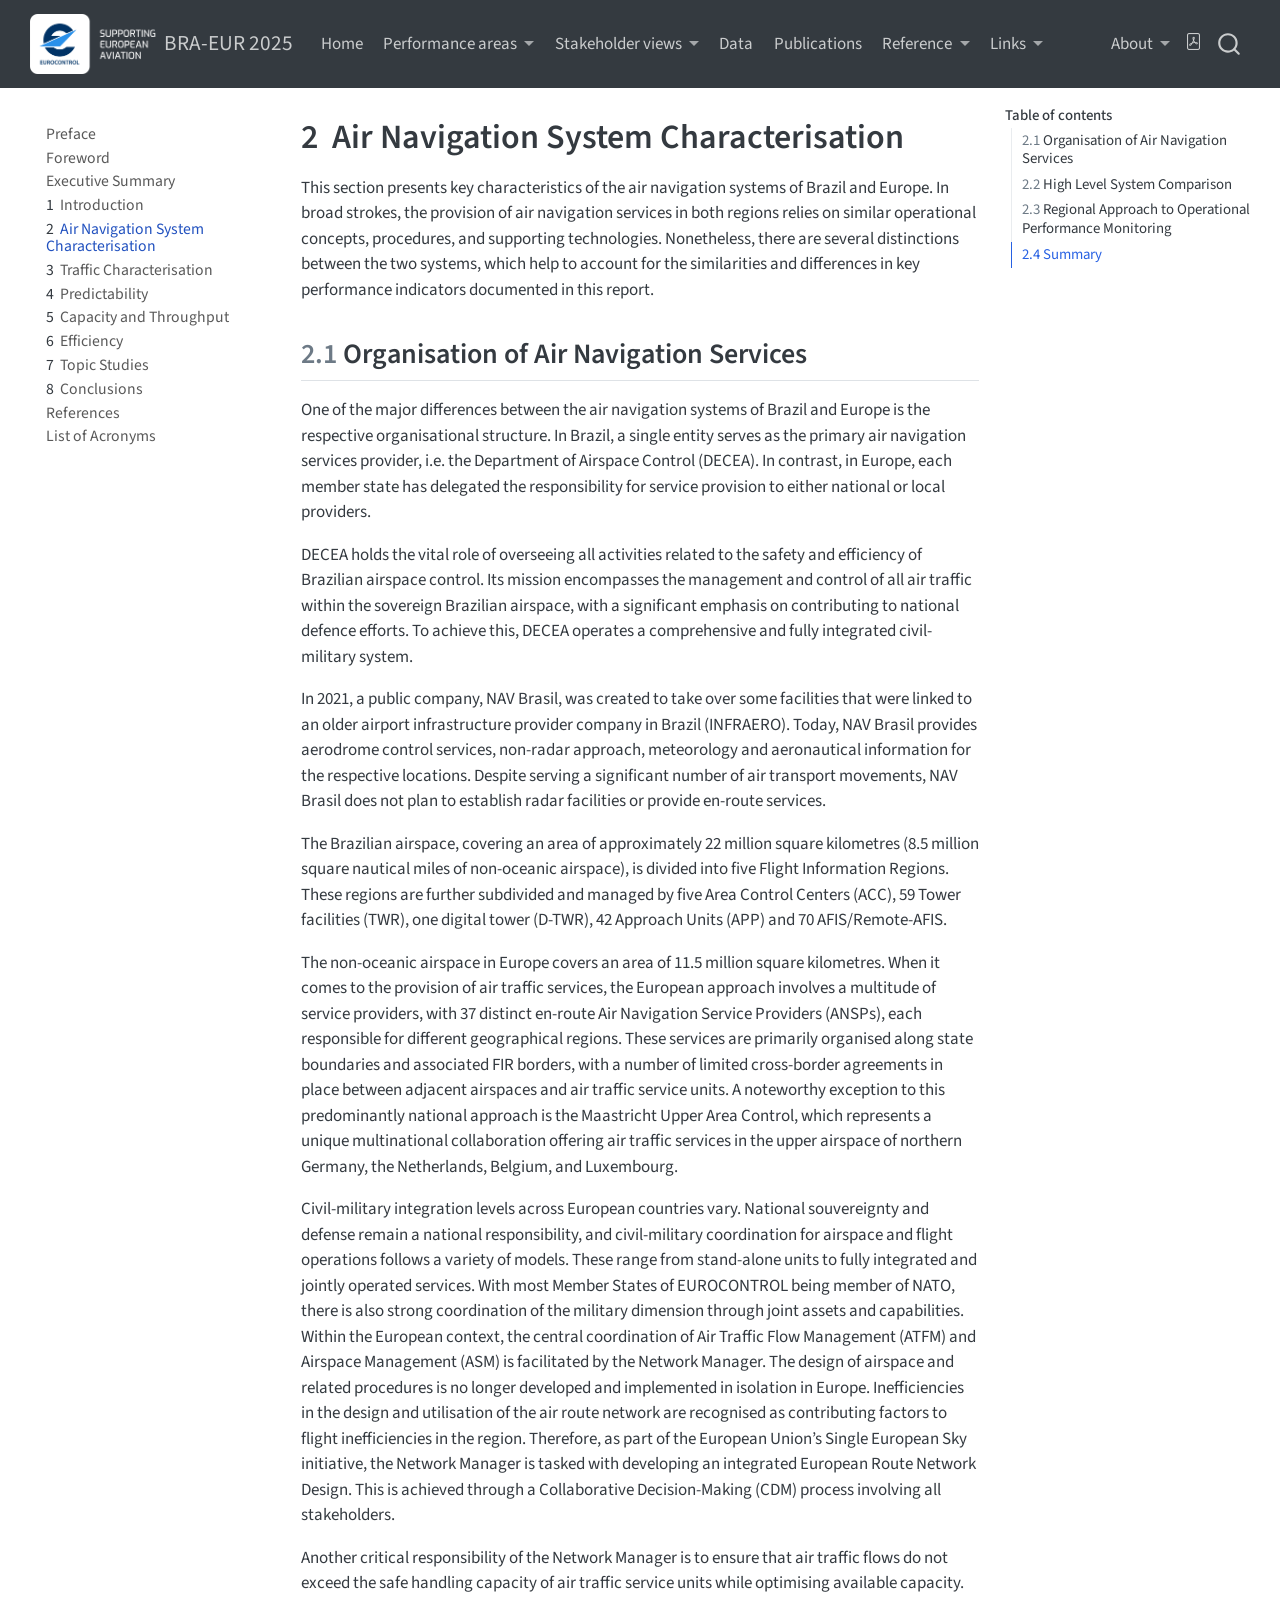
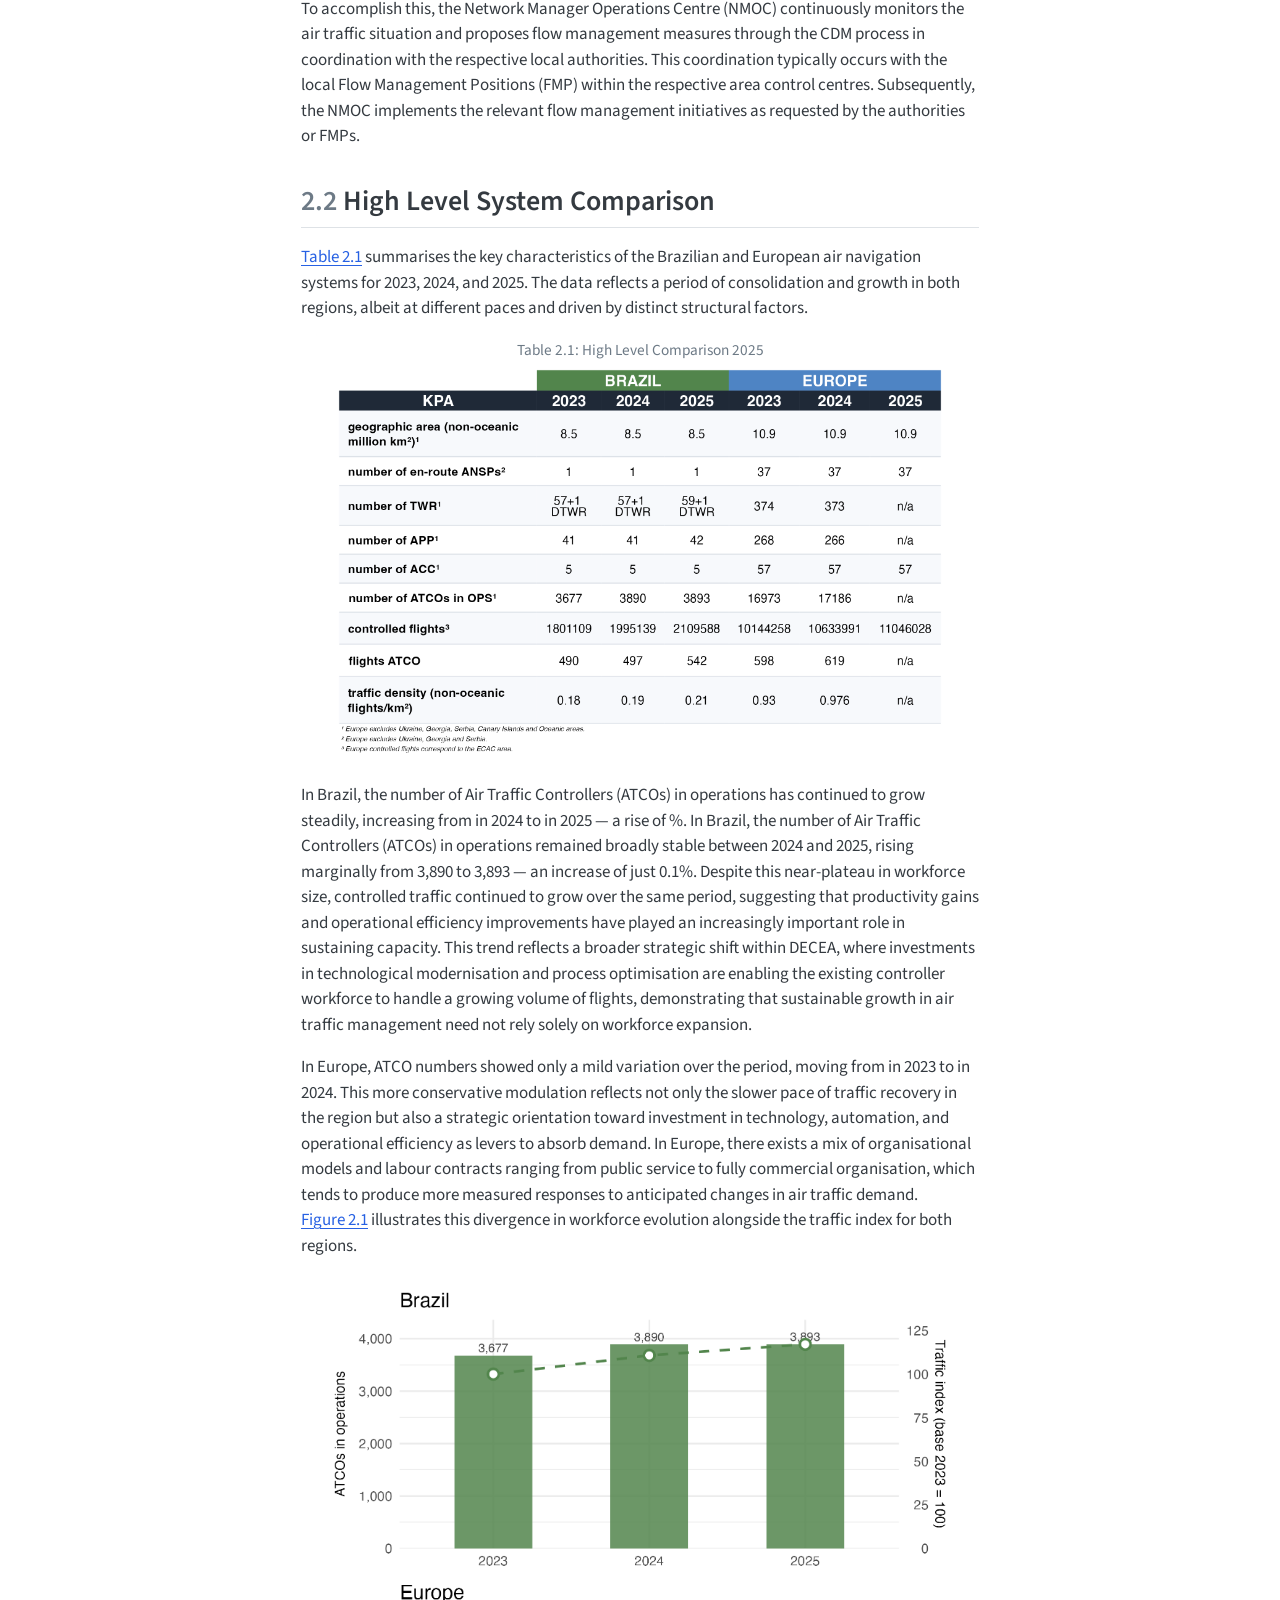
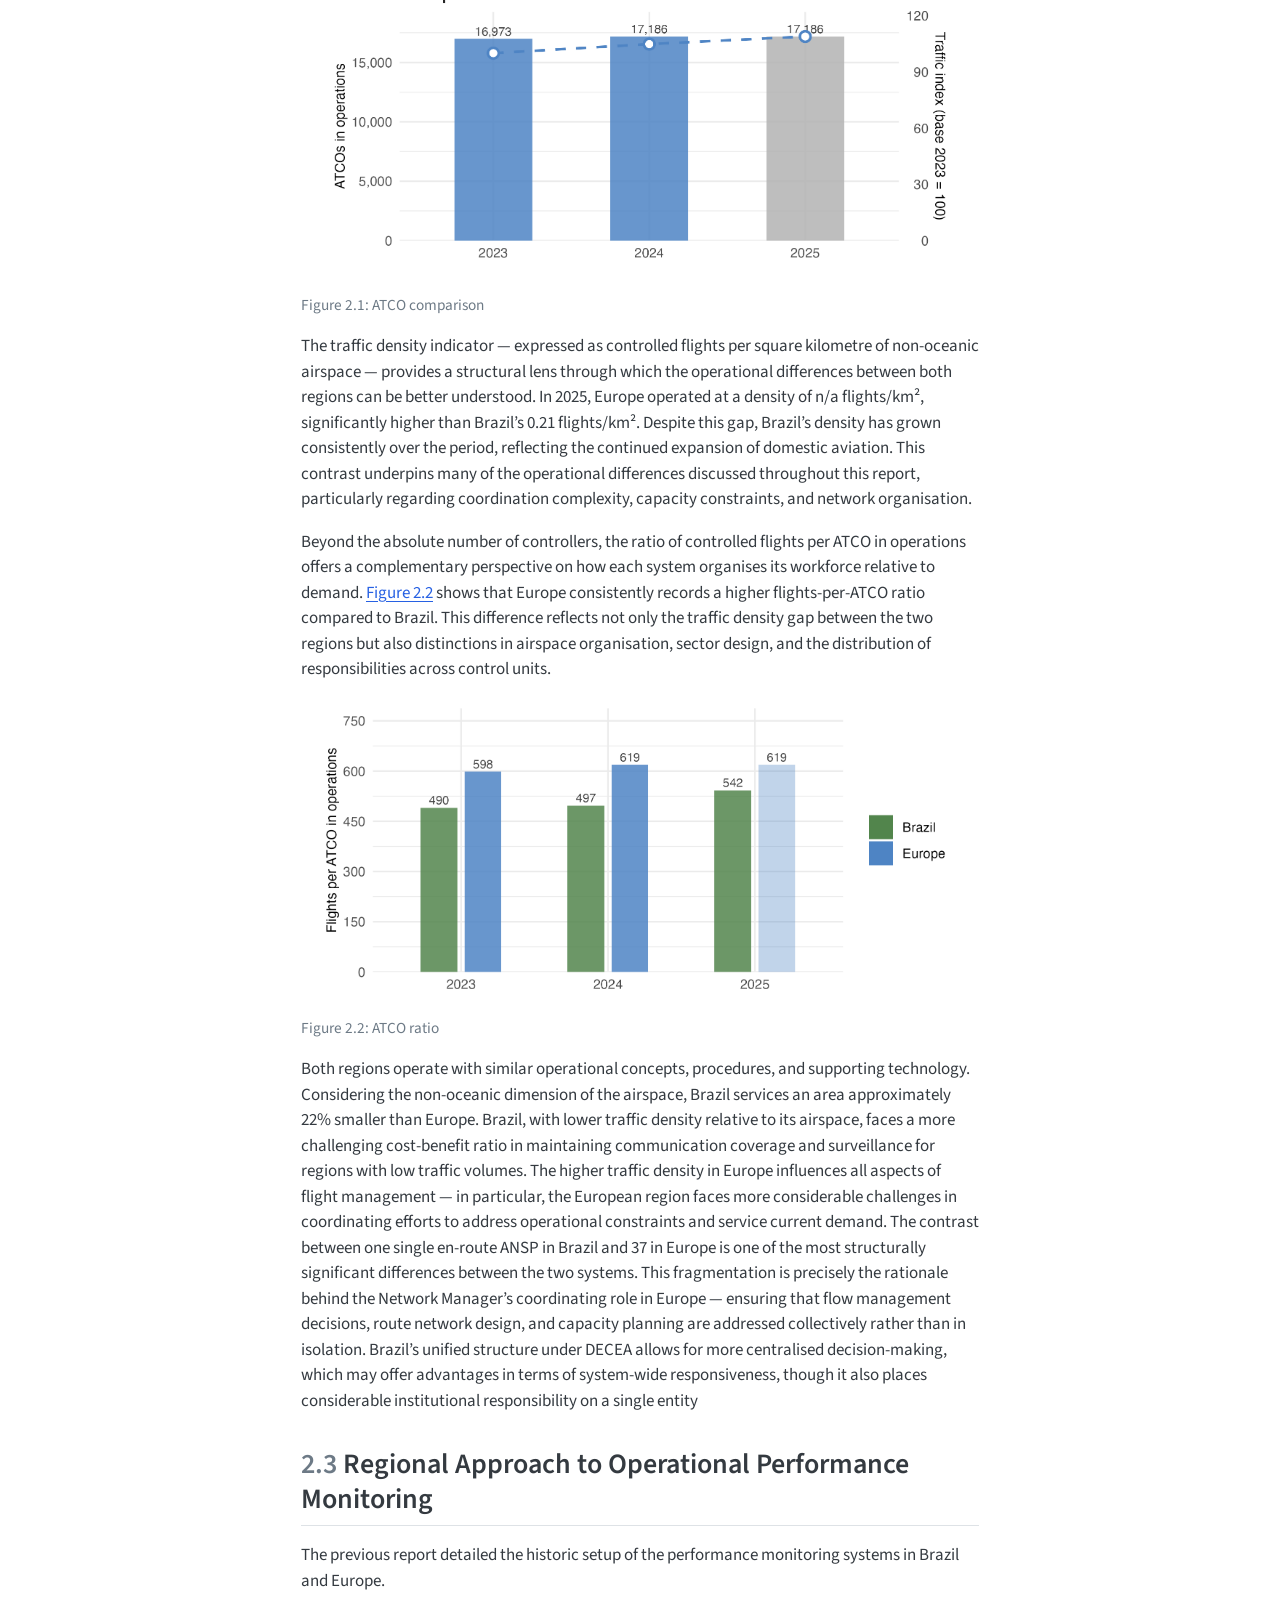
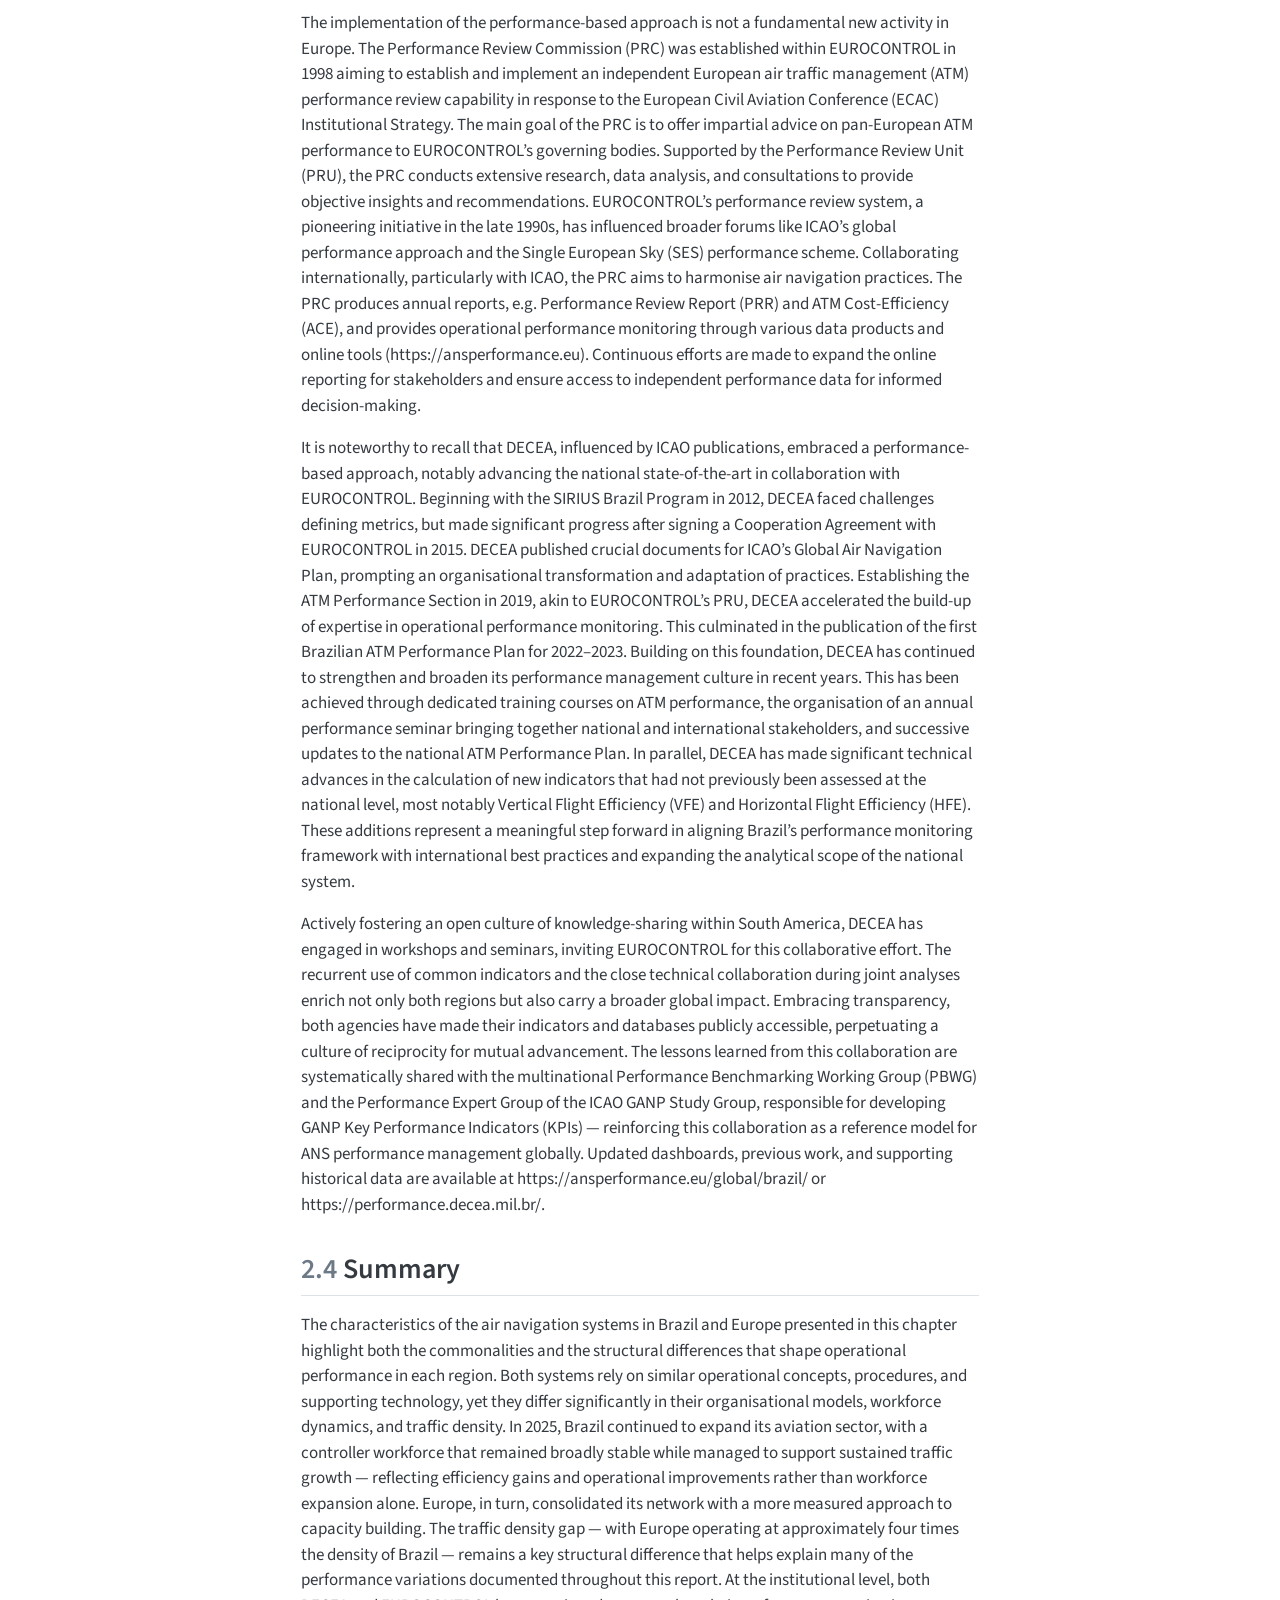
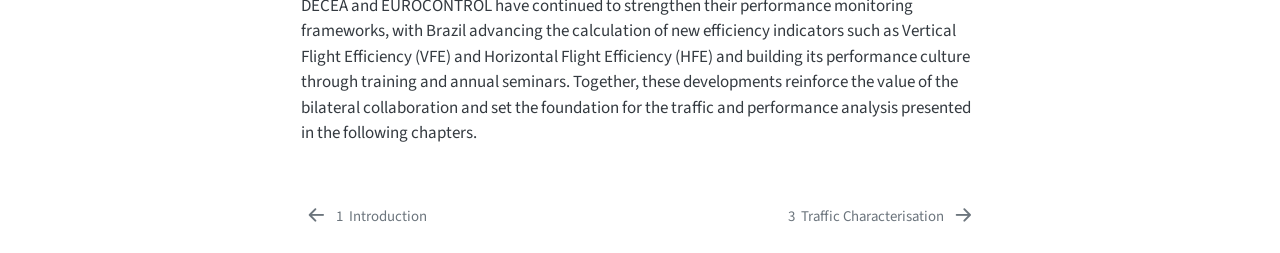
<file: docs/02-system-overview.html>
<!DOCTYPE html>
<html xmlns="http://www.w3.org/1999/xhtml" lang="en" xml:lang="en"><head>

<meta charset="utf-8">
<meta name="generator" content="quarto-1.9.37">

<meta name="viewport" content="width=device-width, initial-scale=1.0, user-scalable=yes">


<title>2&nbsp; Air Navigation System Characterisation – Operational Comparison of ANS Performance</title>
<style>
/* Default styles provided by pandoc.
** See https://pandoc.org/MANUAL.html#variables-for-html for config info.
*/
code{white-space: pre-wrap;}
span.smallcaps{font-variant: small-caps;}
div.columns{display: flex; gap: min(4vw, 1.5em);}
div.column{flex: auto; overflow-x: auto;}
div.hanging-indent{margin-left: 1.5em; text-indent: -1.5em;}
ul.task-list{list-style: none;}
ul.task-list li input[type="checkbox"] {
  width: 0.8em;
  margin: 0 0.8em 0.2em -1em; /* quarto-specific, see https://github.com/quarto-dev/quarto-cli/issues/4556 */ 
  vertical-align: middle;
}
/* CSS for citations */
div.csl-bib-body { }
div.csl-entry {
  clear: both;
}
.hanging-indent div.csl-entry {
  margin-left:2em;
  text-indent:-2em;
}
div.csl-left-margin {
  min-width:2em;
  float:left;
}
div.csl-right-inline {
  margin-left:2em;
  padding-left:1em;
}
div.csl-indent {
  margin-left: 2em;
}</style>


<script src="site_libs/quarto-nav/quarto-nav.js"></script>
<script src="site_libs/quarto-nav/headroom.min.js"></script>
<script src="site_libs/clipboard/clipboard.min.js"></script>
<script src="site_libs/quarto-search/autocomplete.umd.js"></script>
<script src="site_libs/quarto-search/fuse.min.js"></script>
<script src="site_libs/quarto-search/quarto-search.js"></script>
<meta name="quarto:offset" content="./">
<link href="./03-traffic_characterisation.html" rel="next">
<link href="./01-intro.html" rel="prev">
<script src="site_libs/quarto-html/quarto.js" type="module"></script>
<script src="site_libs/quarto-html/tabsets/tabsets.js" type="module"></script>
<script src="site_libs/quarto-html/popper.min.js"></script>
<script src="site_libs/quarto-html/tippy.umd.min.js"></script>
<script src="site_libs/quarto-html/anchor.min.js"></script>
<link href="site_libs/quarto-html/tippy.css" rel="stylesheet">
<link href="site_libs/quarto-html/quarto-syntax-highlighting-7f8f88aac4f3542376d5c11b86a4c14d.css" rel="stylesheet" id="quarto-text-highlighting-styles">
<script src="site_libs/bootstrap/bootstrap.min.js"></script>
<link href="site_libs/bootstrap/bootstrap-icons.css" rel="stylesheet">
<link href="site_libs/bootstrap/bootstrap-17070d80991f4343db7ac0cd94e3b77a.min.css" rel="stylesheet" append-hash="true" id="quarto-bootstrap" data-mode="light">
<script src="site_libs/quarto-contrib/iconify-3.0.0/iconify-icon.min.js"></script>
<script id="quarto-search-options" type="application/json">{
  "location": "navbar",
  "copy-button": false,
  "collapse-after": 3,
  "panel-placement": "end",
  "type": "overlay",
  "limit": 50,
  "keyboard-shortcut": [
    "f",
    "/",
    "s"
  ],
  "show-item-context": false,
  "language": {
    "search-no-results-text": "No results",
    "search-matching-documents-text": "matching documents",
    "search-copy-link-title": "Copy link to search",
    "search-hide-matches-text": "Hide additional matches",
    "search-more-match-text": "more match in this document",
    "search-more-matches-text": "more matches in this document",
    "search-clear-button-title": "Clear",
    "search-text-placeholder": "",
    "search-detached-cancel-button-title": "Cancel",
    "search-submit-button-title": "Submit",
    "search-label": "Search"
  }
}</script>
<link rel="stylesheet" href="https://cdnjs.cloudflare.com/ajax/libs/font-awesome/5.15.4/css/all.min.css">
<style>
  .navbar-logo {
    max-height: 60px;
  }
</style>
<!-- Matomo -->
<script>
  var _paq = window._paq = window._paq || [];
  _paq.push(['trackPageView']);
  _paq.push(['enableLinkTracking']);
  (function() {
    var u="//stats.eurocontrol.int/";
    _paq.push(['setTrackerUrl', u+'matomo.php']);
    _paq.push(['setSiteId', '26']);
    var d=document, g=d.createElement("script"), s=d.getElementsByTagName("script")[0];
    g.async=true; g.src=u+"matomo.js"; s.parentNode.insertBefore(g,s);
  })();
</script>
<!-- End Matomo Code -->


</head>

<body class="nav-sidebar floating nav-fixed quarto-light">

<div id="quarto-search-results"></div>
  <header id="quarto-header" class="headroom fixed-top">
    <nav class="navbar navbar-expand-lg " data-bs-theme="dark">
      <div class="navbar-container container-fluid">
      <div class="navbar-brand-container mx-auto">
    <a href="./index.html" class="navbar-brand navbar-brand-logo">
    <img src="./media/EUROCONTROL-logo-standard-rgb.png" alt="" class="navbar-logo light-content">
    <img src="./media/EUROCONTROL-logo-standard-rgb.png" alt="" class="navbar-logo dark-content">
    </a>
    <a class="navbar-brand" href="./index.html">
    <span class="navbar-title">BRA-EUR 2025</span>
    </a>
  </div>
            <div id="quarto-search" class="" title="Search"></div>
          <button class="navbar-toggler" type="button" data-bs-toggle="collapse" data-bs-target="#navbarCollapse" aria-controls="navbarCollapse" role="menu" aria-expanded="false" aria-label="Toggle navigation" onclick="if (window.quartoToggleHeadroom) { window.quartoToggleHeadroom(); }">
  <span class="navbar-toggler-icon"></span>
</button>
          <div class="collapse navbar-collapse" id="navbarCollapse">
            <ul class="navbar-nav navbar-nav-scroll me-auto">
  <li class="nav-item">
    <a class="nav-link" href="https://ansperformance.eu/"> 
<span class="menu-text">Home</span></a>
  </li>  
  <li class="nav-item dropdown ">
    <a class="nav-link dropdown-toggle" href="#" id="nav-menu-performance-areas" role="link" data-bs-toggle="dropdown" aria-expanded="false">
 <span class="menu-text">Performance areas</span>
    </a>
    <ul class="dropdown-menu" aria-labelledby="nav-menu-performance-areas">    
        <li>
    <a class="dropdown-item" href="https://www.eurocontrol.int/Economics/BalancedScorecard.html">
 <span class="dropdown-text"><iconify-icon role="img" inline="" icon="fa6-solid:th" aria-label="Icon th from fa6-solid Iconify.design set." title="Icon th from fa6-solid Iconify.design set."></iconify-icon>&nbsp;Balanced scorecard</span></a>
  </li>  
        <li>
    <a class="dropdown-item" href="https://ansperformance.eu/traffic/">
 <span class="dropdown-text"><iconify-icon role="img" inline="" icon="fa6-solid:plane-departure" aria-label="Icon plane-departure from fa6-solid Iconify.design set." title="Icon plane-departure from fa6-solid Iconify.design set."></iconify-icon>&nbsp;Traffic</span></a>
  </li>  
        <li>
    <a class="dropdown-item" href="https://www.eurocontrol.int/Economics/DailyTrafficVariation-States.html">
 <span class="dropdown-text">&nbsp;&nbsp;&nbsp;&nbsp;<span style="font-weight: normal">Daily traffic dashboard</span></span></a>
  </li>  
        <li>
    <a class="dropdown-item" href="https://www.eurocontrol.int/ServiceUnits/Dashboard/EnRouteMainDashboard.html">
 <span class="dropdown-text">&nbsp;&nbsp;&nbsp;<span style="font-weight: normal">Service units</span></span></a>
  </li>  
        <li>
    <a class="dropdown-item" href="https://ansperformance.eu/traffic/statfor/">
 <span class="dropdown-text">&nbsp;&nbsp;&nbsp;<span style="font-weight: normal">Traffic forecast</span></span></a>
  </li>  
        <li>
    <a class="dropdown-item" href="https://ansperformance.eu/traffic/punctuality/">
 <span class="dropdown-text"><iconify-icon role="img" inline="" icon="fa6-solid:calendar" aria-label="Icon calendar from fa6-solid Iconify.design set." title="Icon calendar from fa6-solid Iconify.design set."></iconify-icon>&nbsp;Punctuality</span></a>
  </li>  
        <li>
    <a class="dropdown-item" href="https://www.eurocontrol.int/Economics/DailyPunctuality-States.html">
 <span class="dropdown-text">&nbsp;&nbsp;&nbsp;&nbsp;<span style="font-weight: normal">Daily punctuality dashboard</span></span></a>
  </li>  
        <li>
    <a class="dropdown-item" href="https://ansperformance.eu/traffic/punctuality/#eurocontrol-area-network-view-1">
 <span class="dropdown-text">&nbsp;&nbsp;&nbsp;<span style="font-weight: normal">Network punctuality</span></span></a>
  </li>  
        <li>
    <a class="dropdown-item" href="https://ansperformance.eu/traffic/punctuality/#state-view-1">
 <span class="dropdown-text">&nbsp;&nbsp;&nbsp;<span style="font-weight: normal">State &amp; airport punctuality</span></span></a>
  </li>  
        <li>
    <a class="dropdown-item" href="https://ansperformance.eu/capacity/">
 <span class="dropdown-text"><iconify-icon role="img" inline="" icon="fa6-solid:clock" aria-label="Icon clock from fa6-solid Iconify.design set." title="Icon clock from fa6-solid Iconify.design set."></iconify-icon>&nbsp;En-route &amp; airport delays</span></a>
  </li>  
        <li>
    <a class="dropdown-item" href="https://www.eurocontrol.int/Economics/DailyDelay-States.html">
 <span class="dropdown-text">&nbsp;&nbsp;&nbsp;&nbsp;<span style="font-weight: normal">Daily ATFM delays dashboard</span></span></a>
  </li>  
        <li>
    <a class="dropdown-item" href="https://ansperformance.eu/capacity/atfm_ert/">
 <span class="dropdown-text">&nbsp;&nbsp;&nbsp;<span style="font-weight: normal">En-route ATFM delays</span></span></a>
  </li>  
        <li>
    <a class="dropdown-item" href="https://ansperformance.eu/capacity/atfm_apt/">
 <span class="dropdown-text">&nbsp;&nbsp;&nbsp;<span style="font-weight: normal">Airport ATFM delays</span></span></a>
  </li>  
        <li>
    <a class="dropdown-item" href="https://ansperformance.eu/capacity/tot_dly">
 <span class="dropdown-text">&nbsp;&nbsp;&nbsp;<span style="font-weight: normal">All-causes delays</span></span></a>
  </li>  
        <li>
    <a class="dropdown-item" href="https://ansperformance.eu/efficiency/">
 <span class="dropdown-text"><iconify-icon role="img" inline="" icon="fa6-solid:leaf" aria-label="Icon leaf from fa6-solid Iconify.design set." title="Icon leaf from fa6-solid Iconify.design set."></iconify-icon>&nbsp;Efficiency &amp; environment</span></a>
  </li>  
        <li>
    <a class="dropdown-item" href="https://ansperformance.eu/efficiency/emissions/">
 <span class="dropdown-text">&nbsp;&nbsp;&nbsp;<span style="font-weight: normal">CO<sub>2</sub> emissions</span></span></a>
  </li>  
        <li>
    <a class="dropdown-item" href="https://ansperformance.eu/efficiency/hfe/">
 <span class="dropdown-text">&nbsp;&nbsp;&nbsp;<span style="font-weight: normal">Horizontal flight efficiency</span></span></a>
  </li>  
        <li>
    <a class="dropdown-item" href="https://ansperformance.eu/efficiency/vfe/">
 <span class="dropdown-text">&nbsp;&nbsp;&nbsp;<span style="font-weight: normal">Vertical flight efficiency</span></span></a>
  </li>  
        <li>
    <a class="dropdown-item" href="https://ansperformance.eu/efficiency/asma/">
 <span class="dropdown-text">&nbsp;&nbsp;&nbsp;<span style="font-weight: normal">Terminal holdings</span></span></a>
  </li>  
        <li>
    <a class="dropdown-item" href="https://ansperformance.eu/efficiency/taxiout/">
 <span class="dropdown-text">&nbsp;&nbsp;&nbsp;<span style="font-weight: normal">Taxi-out</span></span></a>
  </li>  
        <li>
    <a class="dropdown-item" href="https://ansperformance.eu/efficiency/taxiin/">
 <span class="dropdown-text">&nbsp;&nbsp;&nbsp;<span style="font-weight: normal">Taxi-in</span></span></a>
  </li>  
        <li>
    <a class="dropdown-item" href="https://ansperformance.eu/economics/">
 <span class="dropdown-text"><iconify-icon role="img" inline="" icon="fa6-solid:euro-sign" aria-label="Icon euro-sign from fa6-solid Iconify.design set." title="Icon euro-sign from fa6-solid Iconify.design set."></iconify-icon>&nbsp;Economics</span></a>
  </li>  
        <li>
    <a class="dropdown-item" href="https://ansperformance.eu/economics/ace-overview/">
 <span class="dropdown-text">&nbsp;&nbsp;&nbsp;<span style="font-weight: normal">ATM cost-effectiveness (ACE)</span></span></a>
  </li>  
        <li>
    <a class="dropdown-item" href="https://www.eurocontrol.int/ServiceUnits/Dashboard/EnRouteUnitRates.html">
 <span class="dropdown-text">&nbsp;&nbsp;&nbsp;<span style="font-weight: normal">Unit rates and costs</span></span></a>
  </li>  
        <li>
    <a class="dropdown-item" href="https://www.eurocontrol.int/ServiceUnits/Dashboard/EnRouteMainDashboard.html">
 <span class="dropdown-text">&nbsp;&nbsp;&nbsp;<span style="font-weight: normal">Service units</span></span></a>
  </li>  
        <li>
    <a class="dropdown-item" href="https://ansperformance.eu/economics/finance/">
 <span class="dropdown-text">&nbsp;&nbsp;&nbsp;<span style="font-weight: normal">ANSPs financial dashboard</span></span></a>
  </li>  
        <li>
    <a class="dropdown-item" href="https://ansperformance.eu/economics/cba/">
 <span class="dropdown-text">&nbsp;&nbsp;&nbsp;<span style="font-weight: normal">Standard Inputs for Economic Analyses</span></span></a>
  </li>  
    </ul>
  </li>
  <li class="nav-item dropdown ">
    <a class="nav-link dropdown-toggle" href="#" id="nav-menu-stakeholder-views" role="link" data-bs-toggle="dropdown" aria-expanded="false">
 <span class="menu-text">Stakeholder views</span>
    </a>
    <ul class="dropdown-menu" aria-labelledby="nav-menu-stakeholder-views">    
        <li>
    <a class="dropdown-item" href="https://ansperformance.eu/dashboard/stakeholder/airport/">
 <span class="dropdown-text"><iconify-icon role="img" inline="" icon="fa6-solid:plane-arrival" aria-label="Icon plane-arrival from fa6-solid Iconify.design set." title="Icon plane-arrival from fa6-solid Iconify.design set."></iconify-icon>&nbsp;Airports</span></a>
  </li>  
        <li>
    <a class="dropdown-item" href="https://ansperformance.eu/dashboard/stakeholder/ansp/">
 <span class="dropdown-text"><iconify-icon role="img" inline="" icon="fa6-solid:compass" aria-label="Icon compass from fa6-solid Iconify.design set." title="Icon compass from fa6-solid Iconify.design set."></iconify-icon>&nbsp;Air navigation service provider</span></a>
  </li>  
        <li>
    <a class="dropdown-item" href="https://ansperformance.eu/dashboard/stakeholder/state/">
 <span class="dropdown-text"><iconify-icon role="img" inline="" icon="fa6-solid:globe" aria-label="Icon globe from fa6-solid Iconify.design set." title="Icon globe from fa6-solid Iconify.design set."></iconify-icon>&nbsp;States</span></a>
  </li>  
    </ul>
  </li>
  <li class="nav-item">
    <a class="nav-link" href="https://ansperformance.eu/data/"> 
<span class="menu-text">Data</span></a>
  </li>  
  <li class="nav-item">
    <a class="nav-link" href="https://ansperformance.eu/publications/"> 
<span class="menu-text">Publications</span></a>
  </li>  
  <li class="nav-item dropdown ">
    <a class="nav-link dropdown-toggle" href="#" id="nav-menu-reference" role="link" data-bs-toggle="dropdown" aria-expanded="false">
 <span class="menu-text">Reference</span>
    </a>
    <ul class="dropdown-menu" aria-labelledby="nav-menu-reference">    
        <li>
    <a class="dropdown-item" href="https://ansperformance.eu/definition/">
 <span class="dropdown-text"><iconify-icon role="img" inline="" icon="fa6-solid:marker" aria-label="Icon marker from fa6-solid Iconify.design set." title="Icon marker from fa6-solid Iconify.design set."></iconify-icon>&nbsp;Definitions</span></a>
  </li>  
        <li>
    <a class="dropdown-item" href="https://ansperformance.eu/methodology/">
 <span class="dropdown-text"><iconify-icon role="img" inline="" icon="fa6-solid:wrench" aria-label="Icon wrench from fa6-solid Iconify.design set." title="Icon wrench from fa6-solid Iconify.design set."></iconify-icon>&nbsp;Methodology</span></a>
  </li>  
        <li>
    <a class="dropdown-item" href="https://ansperformance.eu/acronym/">
 <span class="dropdown-text"><iconify-icon role="img" inline="" icon="fa6-solid:quote-left" aria-label="Icon quote-left from fa6-solid Iconify.design set." title="Icon quote-left from fa6-solid Iconify.design set."></iconify-icon>&nbsp;Acronyms</span></a>
  </li>  
        <li>
    <a class="dropdown-item" href="https://ansperformance.eu/bibliography/">
 <span class="dropdown-text"><iconify-icon role="img" inline="" icon="fa6-solid:book" aria-label="Icon book from fa6-solid Iconify.design set." title="Icon book from fa6-solid Iconify.design set."></iconify-icon>&nbsp;Bibliography</span></a>
  </li>  
    </ul>
  </li>
  <li class="nav-item dropdown ">
    <a class="nav-link dropdown-toggle" href="#" id="nav-menu-links" role="link" data-bs-toggle="dropdown" aria-expanded="false">
 <span class="menu-text">Links</span>
    </a>
    <ul class="dropdown-menu" aria-labelledby="nav-menu-links">    
        <li>
    <a class="dropdown-item" href="https://www.eurocontrol.int/">
 <span class="dropdown-text">EUROCONTROL <i class="fas fa-xs fa-external-link-alt"></i></span></a>
  </li>  
        <li>
    <a class="dropdown-item" href="https://www.eurocontrol.int/prudata/dashboard/">
 <span class="dropdown-text">Single European Sky (SES) portal <i class="fas fa-xs fa-external-link-alt"></i></span></a>
  </li>  
        <li>
    <a class="dropdown-item" href="https://www4.icao.int/ganpportal/">
 <span class="dropdown-text">ICAO GANP <i class="fas fa-xs fa-external-link-alt"></i></span></a>
  </li>  
        <li>
    <a class="dropdown-item" href="https://ext.eurocontrol.int/connectivity_web/from">
 <span class="dropdown-text">Connectivity dashboard <i class="fas fa-xs fa-external-link-alt"></i></span></a>
  </li>  
        <li>
    <a class="dropdown-item" href="https://ansperformance.eu/transformation/">
 <span class="dropdown-text">PRC Transformation Strategy</span></a>
  </li>  
        <li>
    <a class="dropdown-item" href="https://opdi.aero">
 <span class="dropdown-text">PRC Open Performance Data Initiative</span></a>
  </li>  
    </ul>
  </li>
</ul>
            <ul class="navbar-nav navbar-nav-scroll ms-auto">
  <li class="nav-item dropdown ">
    <a class="nav-link dropdown-toggle" href="#" id="nav-menu-about" role="link" data-bs-toggle="dropdown" aria-expanded="false">
 <span class="menu-text">About</span>
    </a>
    <ul class="dropdown-menu dropdown-menu-end" aria-labelledby="nav-menu-about">    
        <li>
    <a class="dropdown-item" href="https://ansperformance.eu/about/prc/">
 <span class="dropdown-text">About the PRC</span></a>
  </li>  
        <li>
    <a class="dropdown-item" href="https://ansperformance.eu/about/aiu/">
 <span class="dropdown-text">About the AIU</span></a>
  </li>  
        <li>
    <a class="dropdown-item" href="https://ansperformance.eu/about/us/">
 <span class="dropdown-text">About the PRU</span></a>
  </li>  
        <li>
    <a class="dropdown-item" href="https://ansperformance.eu/post/">
 <span class="dropdown-text">Release notes</span></a>
  </li>  
        <li>
    <a class="dropdown-item" href="https://ansperformance.eu/about/disclaimer/">
 <span class="dropdown-text">Disclaimer</span></a>
  </li>  
    </ul>
  </li>
</ul>
          </div> <!-- /navcollapse -->
            <div class="quarto-navbar-tools">
    <a href="./Operational-Comparison-of-ANS-Performance.pdf" title="Download PDF" class="quarto-navigation-tool px-1" aria-label="Download PDF"><i class="bi bi-file-pdf"></i></a>
</div>
      </div> <!-- /container-fluid -->
    </nav>
  <nav class="quarto-secondary-nav">
    <div class="container-fluid d-flex">
      <button type="button" class="quarto-btn-toggle btn" data-bs-toggle="collapse" role="button" data-bs-target=".quarto-sidebar-collapse-item" aria-controls="quarto-sidebar" aria-expanded="false" aria-label="Toggle sidebar navigation" onclick="if (window.quartoToggleHeadroom) { window.quartoToggleHeadroom(); }">
        <i class="bi bi-layout-text-sidebar-reverse"></i>
      </button>
        <nav class="quarto-page-breadcrumbs" aria-label="breadcrumb"><ol class="breadcrumb"><li class="breadcrumb-item"><a href="./02-system-overview.html"><span class="chapter-number">2</span>&nbsp; <span class="chapter-title">Air Navigation System Characterisation</span></a></li></ol></nav>
        <a class="flex-grow-1" role="navigation" data-bs-toggle="collapse" data-bs-target=".quarto-sidebar-collapse-item" aria-controls="quarto-sidebar" aria-expanded="false" aria-label="Toggle sidebar navigation" onclick="if (window.quartoToggleHeadroom) { window.quartoToggleHeadroom(); }">      
        </a>
    </div>
  </nav>
</header>
<!-- content -->
<div id="quarto-content" class="quarto-container page-columns page-rows-contents page-layout-article page-navbar">
<!-- sidebar -->
  <nav id="quarto-sidebar" class="sidebar collapse collapse-horizontal quarto-sidebar-collapse-item sidebar-navigation floating overflow-auto">
    <div class="sidebar-menu-container"> 
    <ul class="list-unstyled mt-1">
        <li class="sidebar-item">
  <div class="sidebar-item-container"> 
  <a href="./index.html" class="sidebar-item-text sidebar-link">
 <span class="menu-text">Preface</span></a>
  </div>
</li>
        <li class="sidebar-item">
  <div class="sidebar-item-container"> 
  <a href="./00-foreword.html" class="sidebar-item-text sidebar-link">
 <span class="menu-text">Foreword</span></a>
  </div>
</li>
        <li class="sidebar-item">
  <div class="sidebar-item-container"> 
  <a href="./00-executive-summary.html" class="sidebar-item-text sidebar-link">
 <span class="menu-text">Executive Summary</span></a>
  </div>
</li>
        <li class="sidebar-item">
  <div class="sidebar-item-container"> 
  <a href="./01-intro.html" class="sidebar-item-text sidebar-link">
 <span class="menu-text"><span class="chapter-number">1</span>&nbsp; <span class="chapter-title">Introduction</span></span></a>
  </div>
</li>
        <li class="sidebar-item">
  <div class="sidebar-item-container"> 
  <a href="./02-system-overview.html" class="sidebar-item-text sidebar-link active">
 <span class="menu-text"><span class="chapter-number">2</span>&nbsp; <span class="chapter-title">Air Navigation System Characterisation</span></span></a>
  </div>
</li>
        <li class="sidebar-item">
  <div class="sidebar-item-container"> 
  <a href="./03-traffic_characterisation.html" class="sidebar-item-text sidebar-link">
 <span class="menu-text"><span class="chapter-number">3</span>&nbsp; <span class="chapter-title">Traffic Characterisation</span></span></a>
  </div>
</li>
        <li class="sidebar-item">
  <div class="sidebar-item-container"> 
  <a href="./04-predictability.html" class="sidebar-item-text sidebar-link">
 <span class="menu-text"><span class="chapter-number">4</span>&nbsp; <span class="chapter-title">Predictability</span></span></a>
  </div>
</li>
        <li class="sidebar-item">
  <div class="sidebar-item-container"> 
  <a href="./05-capacity-throughput.html" class="sidebar-item-text sidebar-link">
 <span class="menu-text"><span class="chapter-number">5</span>&nbsp; <span class="chapter-title">Capacity and Throughput</span></span></a>
  </div>
</li>
        <li class="sidebar-item">
  <div class="sidebar-item-container"> 
  <a href="./06-efficiency.html" class="sidebar-item-text sidebar-link">
 <span class="menu-text"><span class="chapter-number">6</span>&nbsp; <span class="chapter-title">Efficiency</span></span></a>
  </div>
</li>
        <li class="sidebar-item">
  <div class="sidebar-item-container"> 
  <a href="./09-studies.html" class="sidebar-item-text sidebar-link">
 <span class="menu-text"><span class="chapter-number">7</span>&nbsp; <span class="chapter-title">Topic Studies</span></span></a>
  </div>
</li>
        <li class="sidebar-item">
  <div class="sidebar-item-container"> 
  <a href="./10-conclusions.html" class="sidebar-item-text sidebar-link">
 <span class="menu-text"><span class="chapter-number">8</span>&nbsp; <span class="chapter-title">Conclusions</span></span></a>
  </div>
</li>
        <li class="sidebar-item">
  <div class="sidebar-item-container"> 
  <a href="./99-references.html" class="sidebar-item-text sidebar-link">
 <span class="menu-text">References</span></a>
  </div>
</li>
        <li class="sidebar-item">
  <div class="sidebar-item-container"> 
  <a href="./A1-appendix.html" class="sidebar-item-text sidebar-link">
 <span class="menu-text">List of Acronyms</span></a>
  </div>
</li>
    </ul>
    </div>
</nav>
<div id="quarto-sidebar-glass" class="quarto-sidebar-collapse-item" data-bs-toggle="collapse" data-bs-target=".quarto-sidebar-collapse-item"></div>
<!-- margin-sidebar -->
    <div id="quarto-margin-sidebar" class="sidebar margin-sidebar">
        <nav id="TOC" role="doc-toc" class="toc-active">
    <h2 id="toc-title">Table of contents</h2>
   
  <ul>
  <li><a href="#organisation-of-air-navigation-services" id="toc-organisation-of-air-navigation-services" class="nav-link active" data-scroll-target="#organisation-of-air-navigation-services"><span class="header-section-number">2.1</span> Organisation of Air Navigation Services</a></li>
  <li><a href="#high-level-system-comparison" id="toc-high-level-system-comparison" class="nav-link" data-scroll-target="#high-level-system-comparison"><span class="header-section-number">2.2</span> High Level System Comparison</a></li>
  <li><a href="#regional-approach-to-operational-performance-monitoring" id="toc-regional-approach-to-operational-performance-monitoring" class="nav-link" data-scroll-target="#regional-approach-to-operational-performance-monitoring"><span class="header-section-number">2.3</span> Regional Approach to Operational Performance Monitoring</a></li>
  <li><a href="#summary" id="toc-summary" class="nav-link" data-scroll-target="#summary"><span class="header-section-number">2.4</span> Summary</a></li>
  </ul>
</nav>
    </div>
<!-- main -->
<main class="content" id="quarto-document-content">

<header id="title-block-header" class="quarto-title-block default">
<div class="quarto-title">
<h1 class="title"><span class="chapter-number">2</span>&nbsp; <span class="chapter-title">Air Navigation System Characterisation</span></h1>
</div>



<div class="quarto-title-meta">

    
  
    
  </div>
  


</header>


<p>This section presents key characteristics of the air navigation systems of Brazil and Europe. In broad strokes, the provision of air navigation services in both regions relies on similar operational concepts, procedures, and supporting technologies. Nonetheless, there are several distinctions between the two systems, which help to account for the similarities and differences in key performance indicators documented in this report.</p>
<section id="organisation-of-air-navigation-services" class="level2" data-number="2.1">
<h2 data-number="2.1" class="anchored" data-anchor-id="organisation-of-air-navigation-services"><span class="header-section-number">2.1</span> Organisation of Air Navigation Services</h2>
<p>One of the major differences between the air navigation systems of Brazil and Europe is the respective organisational structure. In Brazil, a single entity serves as the primary air navigation services provider, i.e.&nbsp;the Department of Airspace Control (DECEA). In contrast, in Europe, each member state has delegated the responsibility for service provision to either national or local providers.</p>
<p>DECEA holds the vital role of overseeing all activities related to the safety and efficiency of Brazilian airspace control. Its mission encompasses the management and control of all air traffic within the sovereign Brazilian airspace, with a significant emphasis on contributing to national defence efforts. To achieve this, DECEA operates a comprehensive and fully integrated civil-military system.</p>
<p>In 2021, a public company, NAV Brasil, was created to take over some facilities that were linked to an older airport infrastructure provider company in Brazil (INFRAERO). Today, NAV Brasil <!-- has xxxx employees in xx different units, providing --> provides aerodrome control services, non-radar approach, meteorology and aeronautical information for the respective locations. Despite serving a significant number of air transport movements, NAV Brasil does not plan to establish radar facilities or provide en-route services.</p>
<p>The Brazilian airspace, covering an area of approximately 22 million square kilometres (8.5 million square nautical miles of non-oceanic airspace), is divided into five Flight Information Regions. These regions are further subdivided and managed by five Area Control Centers (ACC), 59 Tower facilities (TWR), one digital tower (D-TWR), 42 Approach Units (APP) and 70 AFIS/Remote-AFIS.</p>
<p>The non-oceanic airspace in Europe covers an area of 11.5 million square kilometres. When it comes to the provision of air traffic services, the European approach involves a multitude of service providers, with 37 distinct en-route Air Navigation Service Providers (ANSPs), each responsible for different geographical regions. These services are primarily organised along state boundaries and associated FIR borders, with a number of limited cross-border agreements in place between adjacent airspaces and air traffic service units. A noteworthy exception to this predominantly national approach is the Maastricht Upper Area Control, which represents a unique multinational collaboration offering air traffic services in the upper airspace of northern Germany, the Netherlands, Belgium, and Luxembourg.</p>
<p>Civil-military integration levels across European countries vary. National souvereignty and defense remain a national responsibility, and civil-military coordination for airspace and flight operations follows a variety of models. These range from stand-alone units to fully integrated and jointly operated services. With most Member States of EUROCONTROL being member of NATO, there is also strong coordination of the military dimension through joint assets and capabilities. Within the European context, the central coordination of Air Traffic Flow Management (ATFM) and Airspace Management (ASM) is facilitated by the Network Manager. The design of airspace and related procedures is no longer developed and implemented in isolation in Europe. Inefficiencies in the design and utilisation of the air route network are recognised as contributing factors to flight inefficiencies in the region. Therefore, as part of the European Union’s Single European Sky initiative, the Network Manager is tasked with developing an integrated European Route Network Design. This is achieved through a Collaborative Decision-Making (CDM) process involving all stakeholders.</p>
<p>Another critical responsibility of the Network Manager is to ensure that air traffic flows do not exceed the safe handling capacity of air traffic service units while optimising available capacity. To accomplish this, the Network Manager Operations Centre (NMOC) continuously monitors the air traffic situation and proposes flow management measures through the CDM process in coordination with the respective local authorities. This coordination typically occurs with the local Flow Management Positions (FMP) within the respective area control centres. Subsequently, the NMOC implements the relevant flow management initiatives as requested by the authorities or FMPs.</p>
</section>
<section id="high-level-system-comparison" class="level2" data-number="2.2">
<h2 data-number="2.2" class="anchored" data-anchor-id="high-level-system-comparison"><span class="header-section-number">2.2</span> High Level System Comparison</h2>
<p><a href="#tbl-HLC1" class="quarto-xref">Table&nbsp;<span>2.1</span></a> summarises the key characteristics of the Brazilian and European air navigation systems for 2023, 2024, and 2025. The data reflects a period of consolidation and growth in both regions, albeit at different paces and driven by distinct structural factors.</p>
<!---
New table GT  == NEED TO CHECK OUTPUT in html vs pdf

--->
<div id="tbl-HLC1" class="quarto-float quarto-figure quarto-figure-center anchored" data-tbl-pos="H">
<figure class="quarto-float quarto-float-tbl figure">
<figcaption class="quarto-float-caption-top quarto-float-caption quarto-float-tbl" id="tbl-HLC1-caption-0ceaefa1-69ba-4598-a22c-09a6ac19f8ca">
Table&nbsp;2.1: High Level Comparison 2025
</figcaption>
<div aria-describedby="tbl-HLC1-caption-0ceaefa1-69ba-4598-a22c-09a6ac19f8ca">
<img src="figures/table_bra_eur.png" class="img-fluid figure-img" style="width:90.0%" data-tbl-pos="H">
</div>
</figure>
</div>
<!-- I think it is cleaner to extract the "facts" below in a separate code-chunk here, introduce a variable, and call it as inline chunk below. 
There is quite some codeing in the inline chunks that makes it difficult to follow. 
-->
<p>In Brazil, the number of Air Traffic Controllers (ATCOs) in operations has continued to grow steadily, increasing from in 2024 to in 2025 — a rise of %. In Brazil, the number of Air Traffic Controllers (ATCOs) in operations remained broadly stable between 2024 and 2025, rising marginally from 3,890 to 3,893 — an increase of just 0.1%. Despite this near-plateau in workforce size, controlled traffic continued to grow over the same period, suggesting that productivity gains and operational efficiency improvements have played an increasingly important role in sustaining capacity. This trend reflects a broader strategic shift within DECEA, where investments in technological modernisation and process optimisation are enabling the existing controller workforce to handle a growing volume of flights, demonstrating that sustainable growth in air traffic management need not rely solely on workforce expansion.</p>
<p>In Europe, ATCO numbers showed only a mild variation over the period, moving from in 2023 to in 2024. This more conservative modulation reflects not only the slower pace of traffic recovery in the region but also a strategic orientation toward investment in technology, automation, and operational efficiency as levers to absorb demand. In Europe, there exists a mix of organisational models and labour contracts ranging from public service to fully commercial organisation, which tends to produce more measured responses to anticipated changes in air traffic demand. <a href="#fig-ATCO" class="quarto-xref">Figure&nbsp;<span>2.1</span></a> illustrates this divergence in workforce evolution alongside the traffic index for both regions.</p>
<div class="cell" data-layout-align="center">
<div class="cell-output-display">
<div id="fig-ATCO" class="quarto-float quarto-figure quarto-figure-center anchored" data-fig-align="center">
<figure class="quarto-float quarto-float-fig figure">
<div aria-describedby="fig-ATCO-caption-0ceaefa1-69ba-4598-a22c-09a6ac19f8ca">
<img src="./figures/02_system_ATCO_new_comparison.png" class="img-fluid quarto-figure quarto-figure-center figure-img" style="width:95.0%">
</div>
<figcaption class="quarto-float-caption-bottom quarto-float-caption quarto-float-fig" id="fig-ATCO-caption-0ceaefa1-69ba-4598-a22c-09a6ac19f8ca">
Figure&nbsp;2.1: ATCO comparison
</figcaption>
</figure>
</div>
</div>
</div>
<p>The traffic density indicator — expressed as controlled flights per square kilometre of non-oceanic airspace — provides a structural lens through which the operational differences between both regions can be better understood. In 2025, Europe operated at a density of n/a flights/km², significantly higher than Brazil’s 0.21 flights/km². Despite this gap, Brazil’s density has grown consistently over the period, reflecting the continued expansion of domestic aviation. This contrast underpins many of the operational differences discussed throughout this report, particularly regarding coordination complexity, capacity constraints, and network organisation.</p>
<p>Beyond the absolute number of controllers, the ratio of controlled flights per ATCO in operations offers a complementary perspective on how each system organises its workforce relative to demand. <a href="#fig-ATCO-ratio" class="quarto-xref">Figure&nbsp;<span>2.2</span></a> shows that Europe consistently records a higher flights-per-ATCO ratio compared to Brazil. This difference reflects not only the traffic density gap between the two regions but also distinctions in airspace organisation, sector design, and the distribution of responsibilities across control units.</p>
<div class="cell" data-layout-align="center">
<div class="cell-output-display">
<div id="fig-ATCO-ratio" class="quarto-float quarto-figure quarto-figure-center anchored" data-fig-align="center">
<figure class="quarto-float quarto-float-fig figure">
<div aria-describedby="fig-ATCO-ratio-caption-0ceaefa1-69ba-4598-a22c-09a6ac19f8ca">
<img src="./figures/02_system_ATCO_new_ratio.png" class="img-fluid quarto-figure quarto-figure-center figure-img" style="width:95.0%">
</div>
<figcaption class="quarto-float-caption-bottom quarto-float-caption quarto-float-fig" id="fig-ATCO-ratio-caption-0ceaefa1-69ba-4598-a22c-09a6ac19f8ca">
Figure&nbsp;2.2: ATCO ratio
</figcaption>
</figure>
</div>
</div>
</div>
<!-- Old text

Comparing the high-level numbers, Brazil observed a steady increase in the number of Air Traffic Controllers (ATCOs) compared to 2019 (e.g. 2023 vs 2019: 17.6%, 2024 vs 2019: 24.4%).
In contrast, the European system showed only a mild increase in total ATCOs in service following the strong reduction during the pandemic in terms of work force.


The different behaviour suggests a difference in work force flexibility between the systems.
Brazil reacted swiftly to the increase of air traffic ranging at 21.4% higher than in 2019.
Europe has seen a mild modulation of ATCO numbers with the annual traffic in 2024 ranging about 4% below the 2019 level.\
This may be partly explained by the fact that DECEA shares part of the structure used in basic training with other Air Force training processes.
This leads to a more centralised and rigid process, in which abrupt reactions in hiring planning are unwanted due to the lengthy process of calling for candidates according to Brazilian laws related to public service jobs.
In Europe, there exists a mix of organisational models and labour contracts ranging from public service to fully commercial organisation.
Thus, European providers tend to react more conservative to anticipated changes in air traffic demand.

Another key difference affecting performance in both regions for this report is the development of air traffic demand.
Unlike in Europe, it is interesting to note that Brazil ended 2022 already servicing air traffic movements above the pre-pandemic level.
There is a continual increase in air traffic in Brazil accounting now for 21,4% of more traffic than in 2019.
<!-- However, as will be shown later, much of this growth was due to the strong increase in general aviation and only to a lower extent in commercial aviation.\  Overall, the volume of air traffic also rebounded in Europe.
At the end of 2023, the level reached about 90% of the pre-pandemic air traffic, and with 2024 the gap is closing to about 96%.
These recovery numbers are impacted by the geo-political developments.
Due to the Russian invasion of Ukraine, a certain share of flights is currently banned to operate to/from Europe.

-->
<p>Both regions operate with similar operational concepts, procedures, and supporting technology. Considering the non-oceanic dimension of the airspace, Brazil services an area approximately 22% smaller than Europe. Brazil, with lower traffic density relative to its airspace, faces a more challenging cost-benefit ratio in maintaining communication coverage and surveillance for regions with low traffic volumes. The higher traffic density in Europe influences all aspects of flight management — in particular, the European region faces more considerable challenges in coordinating efforts to address operational constraints and service current demand. The contrast between one single en-route ANSP in Brazil and 37 in Europe is one of the most structurally significant differences between the two systems. This fragmentation is precisely the rationale behind the Network Manager’s coordinating role in Europe — ensuring that flow management decisions, route network design, and capacity planning are addressed collectively rather than in isolation. Brazil’s unified structure under DECEA allows for more centralised decision-making, which may offer advantages in terms of system-wide responsiveness, though it also places considerable institutional responsibility on a single entity</p>
</section>
<section id="regional-approach-to-operational-performance-monitoring" class="level2" data-number="2.3">
<h2 data-number="2.3" class="anchored" data-anchor-id="regional-approach-to-operational-performance-monitoring"><span class="header-section-number">2.3</span> Regional Approach to Operational Performance Monitoring</h2>
<p>The previous report detailed the historic setup of the performance monitoring systems in Brazil and Europe.</p>
<p>The implementation of the performance-based approach is not a fundamental new activity in Europe. The Performance Review Commission (PRC) was established within EUROCONTROL in 1998 aiming to establish and implement an independent European air traffic management (ATM) performance review capability in response to the European Civil Aviation Conference (ECAC) Institutional Strategy. The main goal of the PRC is to offer impartial advice on pan-European ATM performance to EUROCONTROL’s governing bodies. Supported by the Performance Review Unit (PRU), the PRC conducts extensive research, data analysis, and consultations to provide objective insights and recommendations. EUROCONTROL’s performance review system, a pioneering initiative in the late 1990s, has influenced broader forums like ICAO’s global performance approach and the Single European Sky (SES) performance scheme. Collaborating internationally, particularly with ICAO, the PRC aims to harmonise air navigation practices. The PRC produces annual reports, e.g.&nbsp;Performance Review Report (PRR) and ATM Cost-Efficiency (ACE), and provides operational performance monitoring through various data products and online tools (https://ansperformance.eu). Continuous efforts are made to expand the online reporting for stakeholders and ensure access to independent performance data for informed decision-making.</p>
<p>It is noteworthy to recall that DECEA, influenced by ICAO publications, embraced a performance-based approach, notably advancing the national state-of-the-art in collaboration with EUROCONTROL. Beginning with the SIRIUS Brazil Program in 2012, DECEA faced challenges defining metrics, but made significant progress after signing a Cooperation Agreement with EUROCONTROL in 2015. DECEA published crucial documents for ICAO’s Global Air Navigation Plan, prompting an organisational transformation and adaptation of practices. Establishing the ATM Performance Section in 2019, akin to EUROCONTROL’s PRU, DECEA accelerated the build-up of expertise in operational performance monitoring. This culminated in the publication of the first Brazilian ATM Performance Plan for 2022–2023. Building on this foundation, DECEA has continued to strengthen and broaden its performance management culture in recent years. This has been achieved through dedicated training courses on ATM performance, the organisation of an annual performance seminar bringing together national and international stakeholders, and successive updates to the national ATM Performance Plan. In parallel, DECEA has made significant technical advances in the calculation of new indicators that had not previously been assessed at the national level, most notably Vertical Flight Efficiency (VFE) and Horizontal Flight Efficiency (HFE). These additions represent a meaningful step forward in aligning Brazil’s performance monitoring framework with international best practices and expanding the analytical scope of the national system.</p>
<p>Actively fostering an open culture of knowledge-sharing within South America, DECEA has engaged in workshops and seminars, inviting EUROCONTROL for this collaborative effort. The recurrent use of common indicators and the close technical collaboration during joint analyses enrich not only both regions but also carry a broader global impact. Embracing transparency, both agencies have made their indicators and databases publicly accessible, perpetuating a culture of reciprocity for mutual advancement. The lessons learned from this collaboration are systematically shared with the multinational Performance Benchmarking Working Group (PBWG) and the Performance Expert Group of the ICAO GANP Study Group, responsible for developing GANP Key Performance Indicators (KPIs) — reinforcing this collaboration as a reference model for ANS performance management globally. Updated dashboards, previous work, and supporting historical data are available at https://ansperformance.eu/global/brazil/ or https://performance.decea.mil.br/.</p>
</section>
<section id="summary" class="level2" data-number="2.4">
<h2 data-number="2.4" class="anchored" data-anchor-id="summary"><span class="header-section-number">2.4</span> Summary</h2>
<p>The characteristics of the air navigation systems in Brazil and Europe presented in this chapter highlight both the commonalities and the structural differences that shape operational performance in each region. Both systems rely on similar operational concepts, procedures, and supporting technology, yet they differ significantly in their organisational models, workforce dynamics, and traffic density. In 2025, Brazil continued to expand its aviation sector, with a controller workforce that remained broadly stable while managed to support sustained traffic growth — reflecting efficiency gains and operational improvements rather than workforce expansion alone. Europe, in turn, consolidated its network with a more measured approach to capacity building. The traffic density gap — with Europe operating at approximately four times the density of Brazil — remains a key structural difference that helps explain many of the performance variations documented throughout this report. At the institutional level, both DECEA and EUROCONTROL have continued to strengthen their performance monitoring frameworks, with Brazil advancing the calculation of new efficiency indicators such as Vertical Flight Efficiency (VFE) and Horizontal Flight Efficiency (HFE) and building its performance culture through training and annual seminars. Together, these developments reinforce the value of the bilateral collaboration and set the foundation for the traffic and performance analysis presented in the following chapters.</p>


<div id="refs" class="references csl-bib-body hanging-indent" role="list" style="display: none">
<div id="ref-point_merge" class="csl-entry" role="listitem">
EUROCONTROL. 2014. <em>Point Merge Integration of Arrival Flows Enabling Extensive RNAV Application and Continuous Descent</em>. 2nd ed. <span>EUROCONTROL Experimental Centre</span>. <a href="https://www.eurocontrol.int/publication/point-merge-integration-arrival-flows-enabling-extensive-rnav-application-and">https://www.eurocontrol.int/publication/point-merge-integration-arrival-flows-enabling-extensive-rnav-application-and</a>.
</div>
<div id="ref-bra_point_merge" class="csl-entry" role="listitem">
Franzini, Bruno Monteiro, Bernardo Hoffmann Silva, Victor Maciel, et al. 2024. <span>“Analysis of Guarulhos Point Merge Adherence Based on Additional Time in TMA and Trajectory Clustering.”</span> <em>Anais Do XXI Simpósio de Transporte Aéreo - SITRAER 2024</em>, May. <a href="https://doi.org/10.29327/xxi-sitraer-2024.896280">https://doi.org/10.29327/xxi-sitraer-2024.896280</a>.
</div>
<div id="ref-ICAO-Doc9931" class="csl-entry" role="listitem">
International Civil Aviation Organization. 2010. <em>Continuous Descent Operations (CDO) Manual</em>. 1st ed. ICAO Doc 9931. International Civil Aviation Organization (ICAO).
</div>
</div>
</section>

</main> <!-- /main -->
<script id="quarto-html-after-body" type="application/javascript">
  window.document.addEventListener("DOMContentLoaded", function (event) {
    const icon = "";
    const anchorJS = new window.AnchorJS();
    anchorJS.options = {
      placement: 'right',
      icon: icon
    };
    anchorJS.add('.anchored');
    const isCodeAnnotation = (el) => {
      for (const clz of el.classList) {
        if (clz.startsWith('code-annotation-')) {                     
          return true;
        }
      }
      return false;
    }
    const onCopySuccess = function(e) {
      // button target
      const button = e.trigger;
      // don't keep focus
      button.blur();
      // flash "checked"
      button.classList.add('code-copy-button-checked');
      var currentTitle = button.getAttribute("title");
      button.setAttribute("title", "Copied!");
      let tooltip;
      if (window.bootstrap) {
        button.setAttribute("data-bs-toggle", "tooltip");
        button.setAttribute("data-bs-placement", "left");
        button.setAttribute("data-bs-title", "Copied!");
        tooltip = new bootstrap.Tooltip(button, 
          { trigger: "manual", 
            customClass: "code-copy-button-tooltip",
            offset: [0, -8]});
        tooltip.show();    
      }
      setTimeout(function() {
        if (tooltip) {
          tooltip.hide();
          button.removeAttribute("data-bs-title");
          button.removeAttribute("data-bs-toggle");
          button.removeAttribute("data-bs-placement");
        }
        button.setAttribute("title", currentTitle);
        button.classList.remove('code-copy-button-checked');
      }, 1000);
      // clear code selection
      e.clearSelection();
    }
    const getTextToCopy = function(trigger) {
      const outerScaffold = trigger.parentElement.cloneNode(true);
      const codeEl = outerScaffold.querySelector('code');
      for (const childEl of codeEl.children) {
        if (isCodeAnnotation(childEl)) {
          childEl.remove();
        }
      }
      return codeEl.innerText;
    }
    const clipboard = new window.ClipboardJS('.code-copy-button:not([data-in-quarto-modal])', {
      text: getTextToCopy
    });
    clipboard.on('success', onCopySuccess);
    if (window.document.getElementById('quarto-embedded-source-code-modal')) {
      const clipboardModal = new window.ClipboardJS('.code-copy-button[data-in-quarto-modal]', {
        text: getTextToCopy,
        container: window.document.getElementById('quarto-embedded-source-code-modal')
      });
      clipboardModal.on('success', onCopySuccess);
    }
      var localhostRegex = new RegExp(/^(?:http|https):\/\/localhost\:?[0-9]*\//);
      var mailtoRegex = new RegExp(/^mailto:/);
        var filterRegex = new RegExp('/' + window.location.host + '/');
      var isInternal = (href) => {
          return filterRegex.test(href) || localhostRegex.test(href) || mailtoRegex.test(href);
      }
      // Inspect non-navigation links and adorn them if external
     var links = window.document.querySelectorAll('a[href]:not(.nav-link):not(.navbar-brand):not(.toc-action):not(.sidebar-link):not(.sidebar-item-toggle):not(.pagination-link):not(.no-external):not([aria-hidden]):not(.dropdown-item):not(.quarto-navigation-tool):not(.about-link)');
      for (var i=0; i<links.length; i++) {
        const link = links[i];
        if (!isInternal(link.href)) {
          // undo the damage that might have been done by quarto-nav.js in the case of
          // links that we want to consider external
          if (link.dataset.originalHref !== undefined) {
            link.href = link.dataset.originalHref;
          }
        }
      }
    function tippyHover(el, contentFn, onTriggerFn, onUntriggerFn) {
      const config = {
        allowHTML: true,
        maxWidth: 500,
        delay: 100,
        arrow: false,
        appendTo: function(el) {
            return el.parentElement;
        },
        interactive: true,
        interactiveBorder: 10,
        theme: 'quarto',
        placement: 'bottom-start',
      };
      if (contentFn) {
        config.content = contentFn;
      }
      if (onTriggerFn) {
        config.onTrigger = onTriggerFn;
      }
      if (onUntriggerFn) {
        config.onUntrigger = onUntriggerFn;
      }
      window.tippy(el, config); 
    }
    const noterefs = window.document.querySelectorAll('a[role="doc-noteref"]');
    for (var i=0; i<noterefs.length; i++) {
      const ref = noterefs[i];
      tippyHover(ref, function() {
        // use id or data attribute instead here
        let href = ref.getAttribute('data-footnote-href') || ref.getAttribute('href');
        try { href = new URL(href).hash; } catch {}
        const id = href.replace(/^#\/?/, "");
        const note = window.document.getElementById(id);
        if (note) {
          return note.innerHTML;
        } else {
          return "";
        }
      });
    }
    const xrefs = window.document.querySelectorAll('a.quarto-xref');
    const processXRef = (id, note) => {
      // Strip column container classes
      const stripColumnClz = (el) => {
        el.classList.remove("page-full", "page-columns");
        if (el.children) {
          for (const child of el.children) {
            stripColumnClz(child);
          }
        }
      }
      stripColumnClz(note)
      if (id === null || id.startsWith('sec-')) {
        // Special case sections, only their first couple elements
        const container = document.createElement("div");
        if (note.children && note.children.length > 2) {
          container.appendChild(note.children[0].cloneNode(true));
          for (let i = 1; i < note.children.length; i++) {
            const child = note.children[i];
            if (child.tagName === "P" && child.innerText === "") {
              continue;
            } else {
              container.appendChild(child.cloneNode(true));
              break;
            }
          }
          if (window.Quarto?.typesetMath) {
            window.Quarto.typesetMath(container);
          }
          return container.innerHTML
        } else {
          if (window.Quarto?.typesetMath) {
            window.Quarto.typesetMath(note);
          }
          return note.innerHTML;
        }
      } else {
        // Remove any anchor links if they are present
        const anchorLink = note.querySelector('a.anchorjs-link');
        if (anchorLink) {
          anchorLink.remove();
        }
        if (window.Quarto?.typesetMath) {
          window.Quarto.typesetMath(note);
        }
        if (note.classList.contains("callout")) {
          return note.outerHTML;
        } else {
          return note.innerHTML;
        }
      }
    }
    for (var i=0; i<xrefs.length; i++) {
      const xref = xrefs[i];
      tippyHover(xref, undefined, function(instance) {
        instance.disable();
        let url = xref.getAttribute('href');
        let hash = undefined; 
        if (url.startsWith('#')) {
          hash = url;
        } else {
          try { hash = new URL(url).hash; } catch {}
        }
        if (hash) {
          const id = hash.replace(/^#\/?/, "");
          const note = window.document.getElementById(id);
          if (note !== null) {
            try {
              const html = processXRef(id, note.cloneNode(true));
              instance.setContent(html);
            } finally {
              instance.enable();
              instance.show();
            }
          } else {
            // See if we can fetch this
            fetch(url.split('#')[0])
            .then(res => res.text())
            .then(html => {
              const parser = new DOMParser();
              const htmlDoc = parser.parseFromString(html, "text/html");
              const note = htmlDoc.getElementById(id);
              if (note !== null) {
                const html = processXRef(id, note);
                instance.setContent(html);
              } 
            }).finally(() => {
              instance.enable();
              instance.show();
            });
          }
        } else {
          // See if we can fetch a full url (with no hash to target)
          // This is a special case and we should probably do some content thinning / targeting
          fetch(url)
          .then(res => res.text())
          .then(html => {
            const parser = new DOMParser();
            const htmlDoc = parser.parseFromString(html, "text/html");
            const note = htmlDoc.querySelector('main.content');
            if (note !== null) {
              // This should only happen for chapter cross references
              // (since there is no id in the URL)
              // remove the first header
              if (note.children.length > 0 && note.children[0].tagName === "HEADER") {
                note.children[0].remove();
              }
              const html = processXRef(null, note);
              instance.setContent(html);
            } 
          }).finally(() => {
            instance.enable();
            instance.show();
          });
        }
      }, function(instance) {
      });
    }
        let selectedAnnoteEl;
        const selectorForAnnotation = ( cell, annotation) => {
          let cellAttr = 'data-code-cell="' + cell + '"';
          let lineAttr = 'data-code-annotation="' +  annotation + '"';
          const selector = 'span[' + cellAttr + '][' + lineAttr + ']';
          return selector;
        }
        const selectCodeLines = (annoteEl) => {
          const doc = window.document;
          const targetCell = annoteEl.getAttribute("data-target-cell");
          const targetAnnotation = annoteEl.getAttribute("data-target-annotation");
          const annoteSpan = window.document.querySelector(selectorForAnnotation(targetCell, targetAnnotation));
          const lines = annoteSpan.getAttribute("data-code-lines").split(",");
          const lineIds = lines.map((line) => {
            return targetCell + "-" + line;
          })
          let top = null;
          let height = null;
          let parent = null;
          if (lineIds.length > 0) {
              //compute the position of the single el (top and bottom and make a div)
              const el = window.document.getElementById(lineIds[0]);
              top = el.offsetTop;
              height = el.offsetHeight;
              parent = el.parentElement.parentElement;
            if (lineIds.length > 1) {
              const lastEl = window.document.getElementById(lineIds[lineIds.length - 1]);
              const bottom = lastEl.offsetTop + lastEl.offsetHeight;
              height = bottom - top;
            }
            if (top !== null && height !== null && parent !== null) {
              // cook up a div (if necessary) and position it 
              let div = window.document.getElementById("code-annotation-line-highlight");
              if (div === null) {
                div = window.document.createElement("div");
                div.setAttribute("id", "code-annotation-line-highlight");
                div.style.position = 'absolute';
                parent.appendChild(div);
              }
              div.style.top = top - 2 + "px";
              div.style.height = height + 4 + "px";
              div.style.left = 0;
              let gutterDiv = window.document.getElementById("code-annotation-line-highlight-gutter");
              if (gutterDiv === null) {
                gutterDiv = window.document.createElement("div");
                gutterDiv.setAttribute("id", "code-annotation-line-highlight-gutter");
                gutterDiv.style.position = 'absolute';
                const codeCell = window.document.getElementById(targetCell);
                const gutter = codeCell.querySelector('.code-annotation-gutter');
                gutter.appendChild(gutterDiv);
              }
              gutterDiv.style.top = top - 2 + "px";
              gutterDiv.style.height = height + 4 + "px";
            }
            selectedAnnoteEl = annoteEl;
          }
        };
        const unselectCodeLines = () => {
          const elementsIds = ["code-annotation-line-highlight", "code-annotation-line-highlight-gutter"];
          elementsIds.forEach((elId) => {
            const div = window.document.getElementById(elId);
            if (div) {
              div.remove();
            }
          });
          selectedAnnoteEl = undefined;
        };
          // Handle positioning of the toggle
      window.addEventListener(
        "resize",
        throttle(() => {
          elRect = undefined;
          if (selectedAnnoteEl) {
            selectCodeLines(selectedAnnoteEl);
          }
        }, 10)
      );
      function throttle(fn, ms) {
      let throttle = false;
      let timer;
        return (...args) => {
          if(!throttle) { // first call gets through
              fn.apply(this, args);
              throttle = true;
          } else { // all the others get throttled
              if(timer) clearTimeout(timer); // cancel #2
              timer = setTimeout(() => {
                fn.apply(this, args);
                timer = throttle = false;
              }, ms);
          }
        };
      }
        // Attach click handler to the DT
        const annoteDls = window.document.querySelectorAll('dt[data-target-cell]');
        for (const annoteDlNode of annoteDls) {
          annoteDlNode.addEventListener('click', (event) => {
            const clickedEl = event.target;
            if (clickedEl !== selectedAnnoteEl) {
              unselectCodeLines();
              const activeEl = window.document.querySelector('dt[data-target-cell].code-annotation-active');
              if (activeEl) {
                activeEl.classList.remove('code-annotation-active');
              }
              selectCodeLines(clickedEl);
              clickedEl.classList.add('code-annotation-active');
            } else {
              // Unselect the line
              unselectCodeLines();
              clickedEl.classList.remove('code-annotation-active');
            }
          });
        }
    const findCites = (el) => {
      const parentEl = el.parentElement;
      if (parentEl) {
        const cites = parentEl.dataset.cites;
        if (cites) {
          return {
            el,
            cites: cites.split(' ')
          };
        } else {
          return findCites(el.parentElement)
        }
      } else {
        return undefined;
      }
    };
    var bibliorefs = window.document.querySelectorAll('a[role="doc-biblioref"]');
    for (var i=0; i<bibliorefs.length; i++) {
      const ref = bibliorefs[i];
      const citeInfo = findCites(ref);
      if (citeInfo) {
        tippyHover(citeInfo.el, function() {
          var popup = window.document.createElement('div');
          citeInfo.cites.forEach(function(cite) {
            var citeDiv = window.document.createElement('div');
            citeDiv.classList.add('hanging-indent');
            citeDiv.classList.add('csl-entry');
            var biblioDiv = window.document.getElementById('ref-' + cite);
            if (biblioDiv) {
              citeDiv.innerHTML = biblioDiv.innerHTML;
            }
            popup.appendChild(citeDiv);
          });
          return popup.innerHTML;
        });
      }
    }
  });
  </script>
<nav class="page-navigation">
  <div class="nav-page nav-page-previous">
      <a href="./01-intro.html" class="pagination-link" aria-label="Introduction">
        <i class="bi bi-arrow-left-short"></i> <span class="nav-page-text"><span class="chapter-number">1</span>&nbsp; <span class="chapter-title">Introduction</span></span>
      </a>          
  </div>
  <div class="nav-page nav-page-next">
      <a href="./03-traffic_characterisation.html" class="pagination-link" aria-label="Traffic Characterisation">
        <span class="nav-page-text"><span class="chapter-number">3</span>&nbsp; <span class="chapter-title">Traffic Characterisation</span></span> <i class="bi bi-arrow-right-short"></i>
      </a>
  </div>
</nav>
</div> <!-- /content -->




</body></html>
</file>
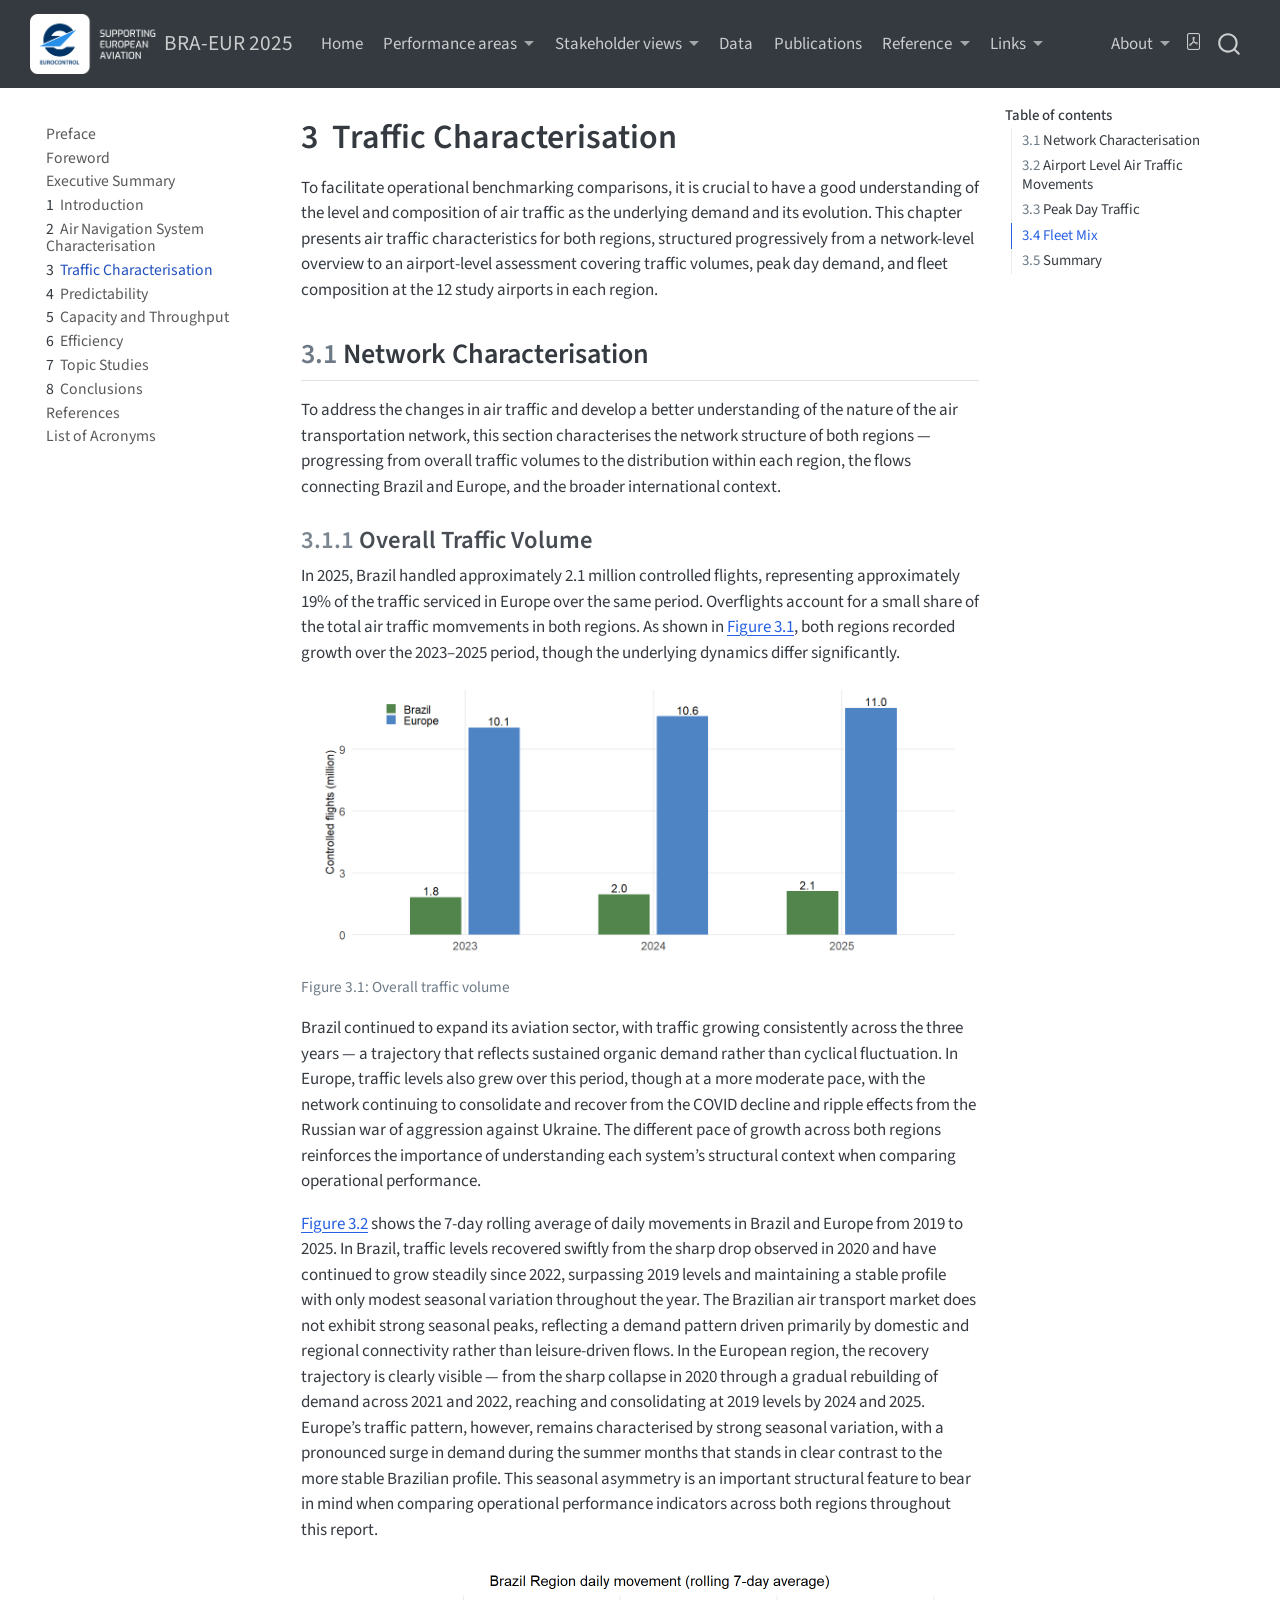
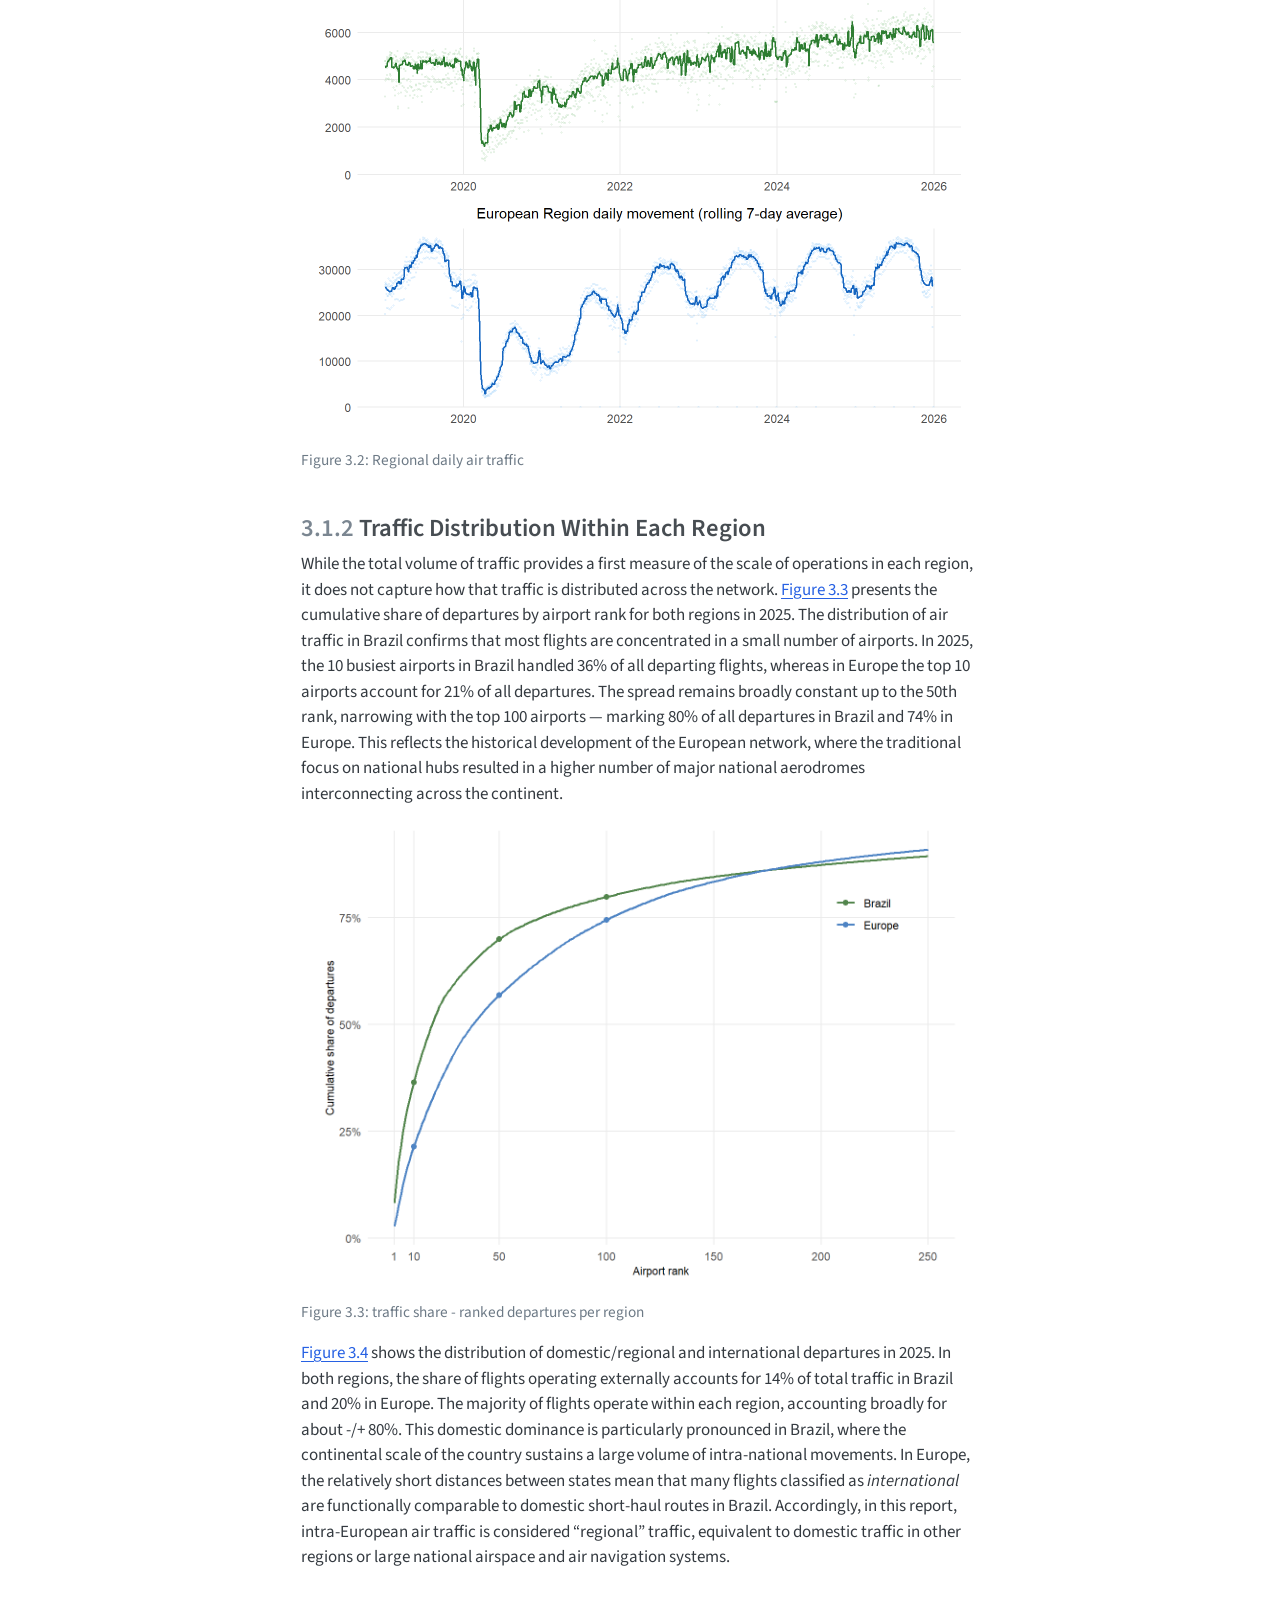
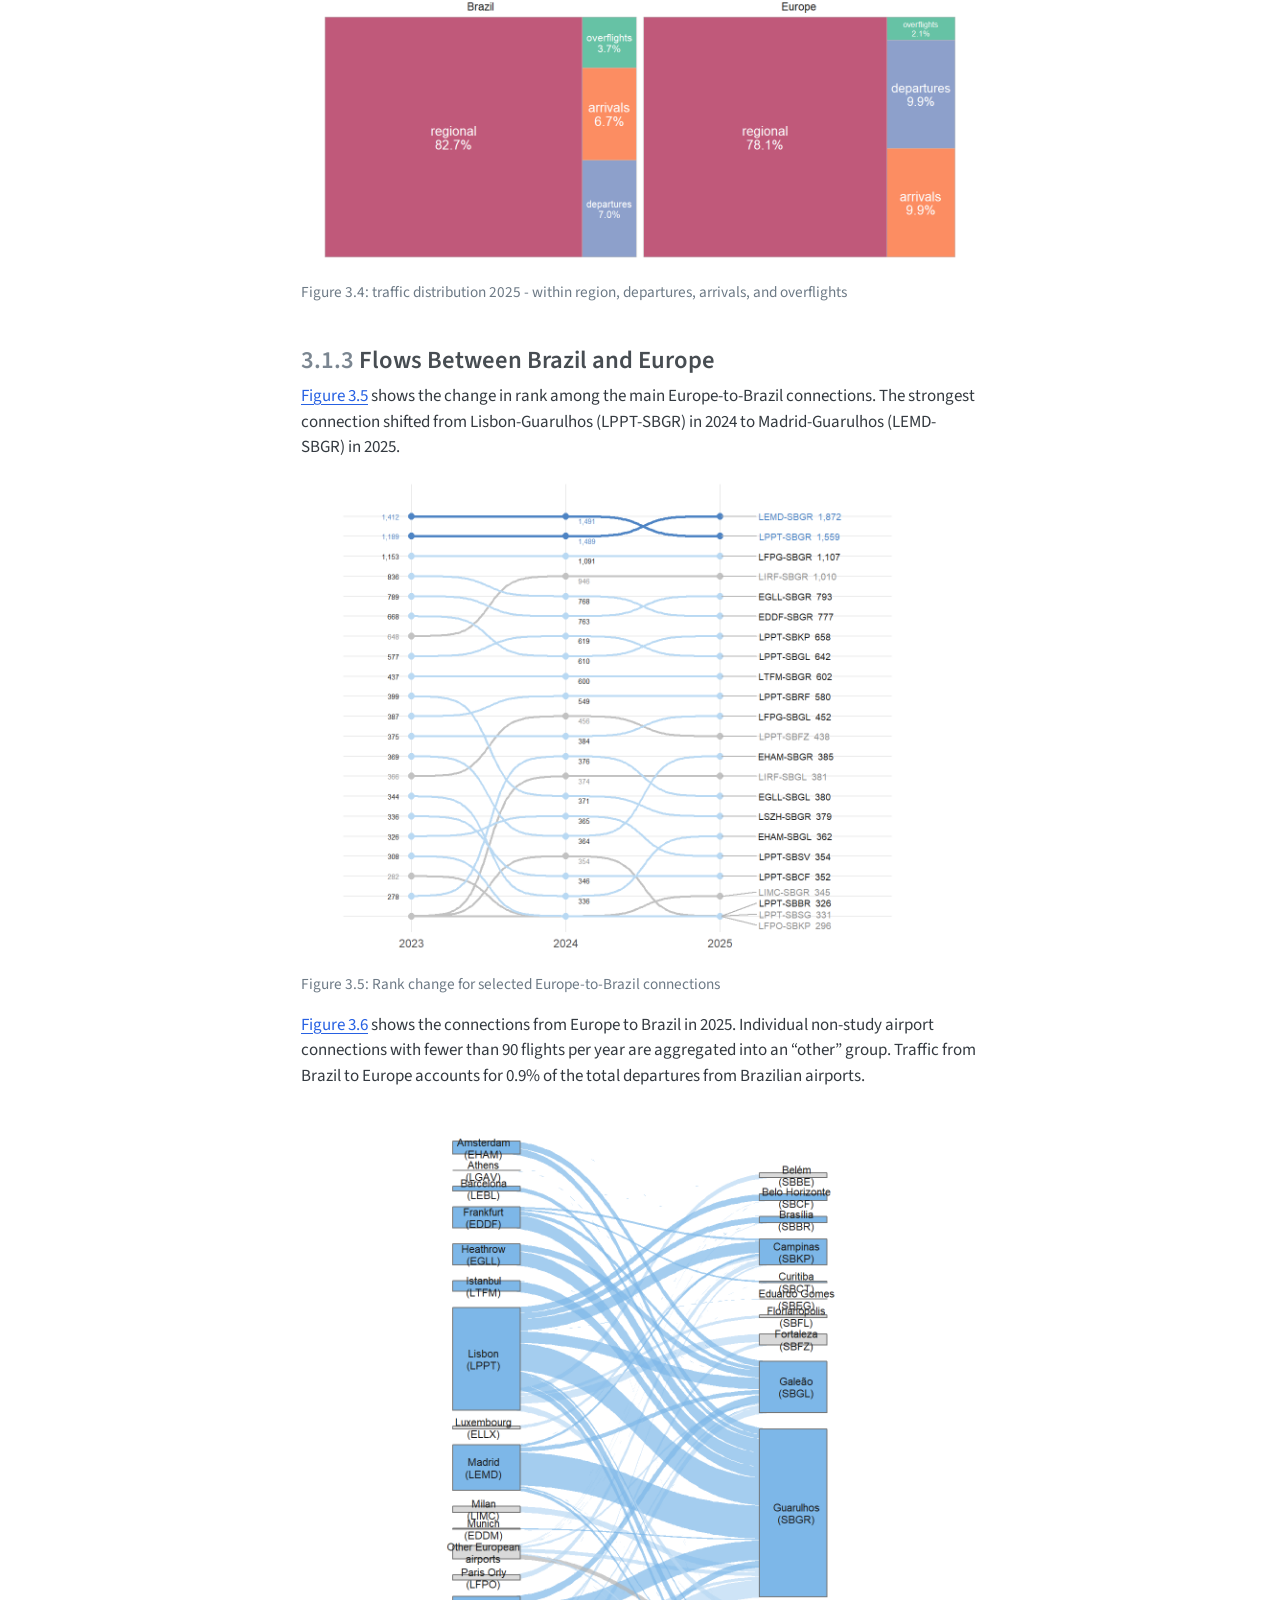
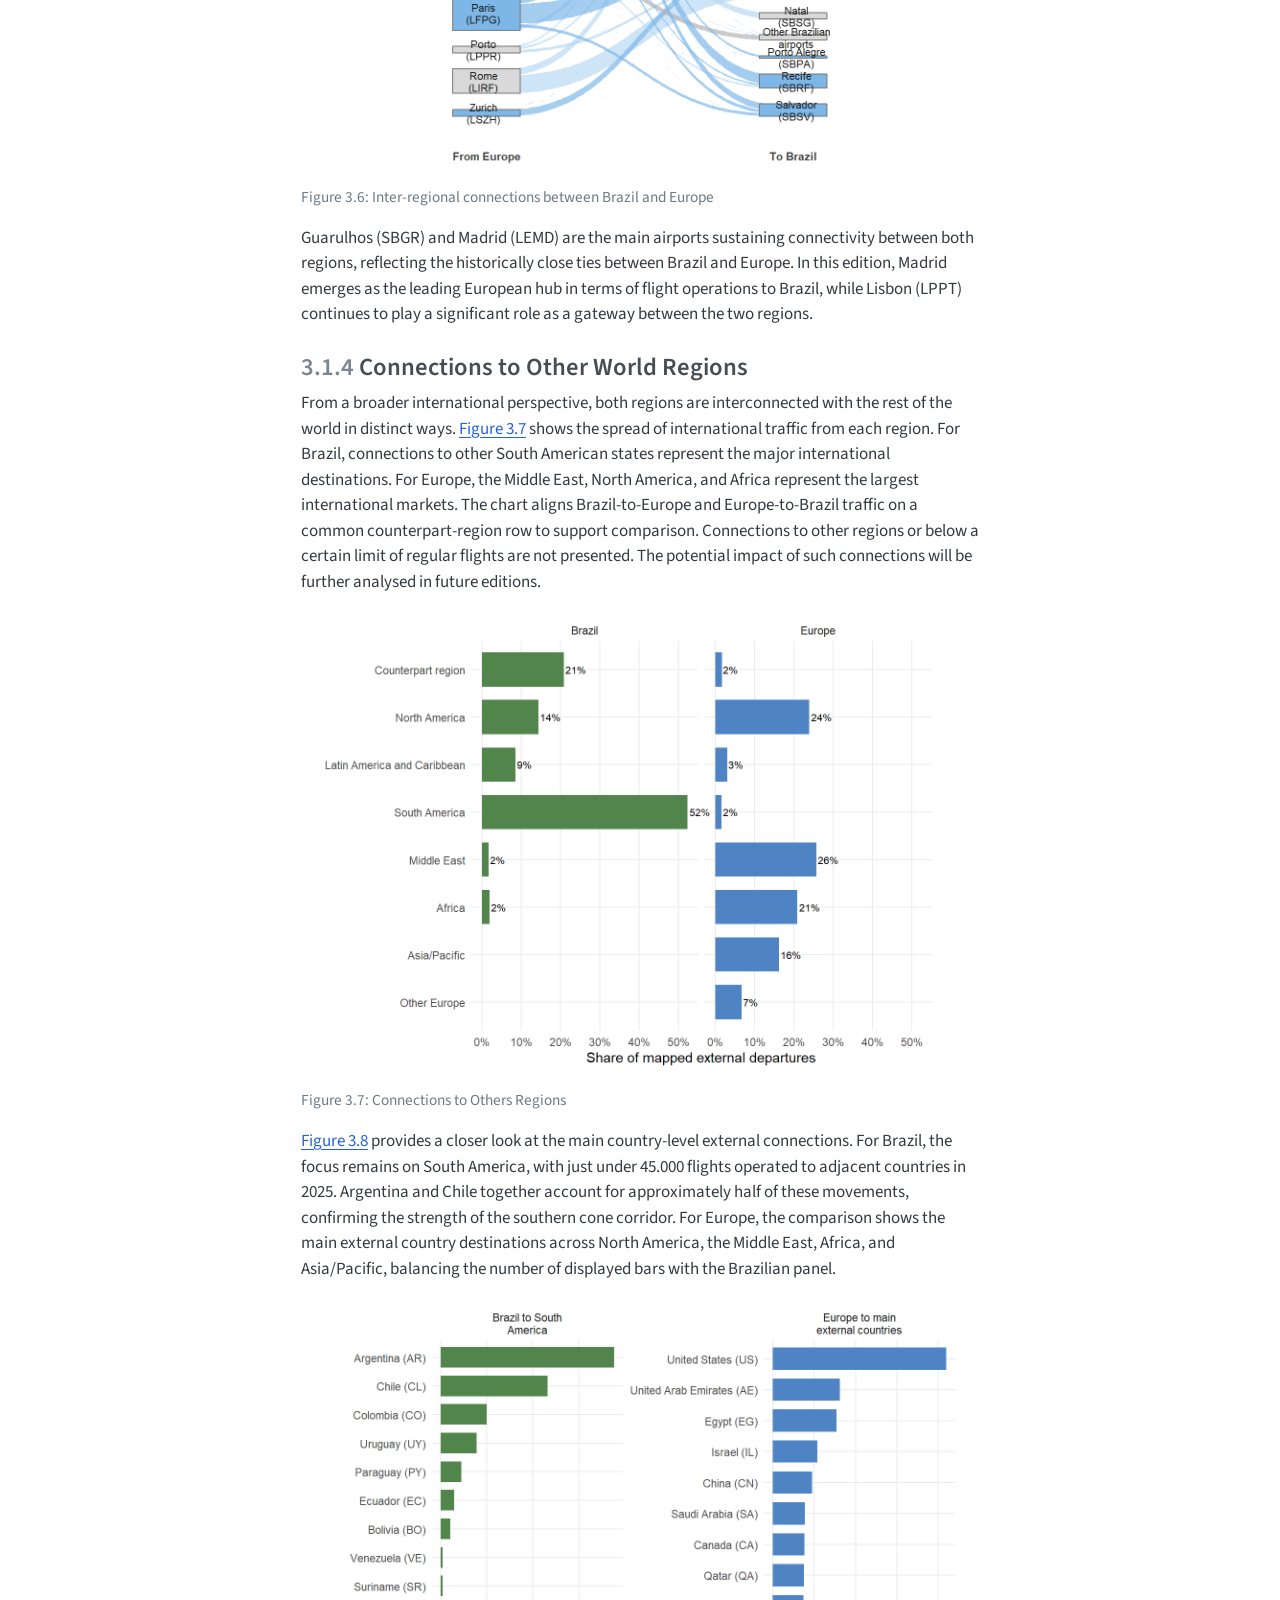
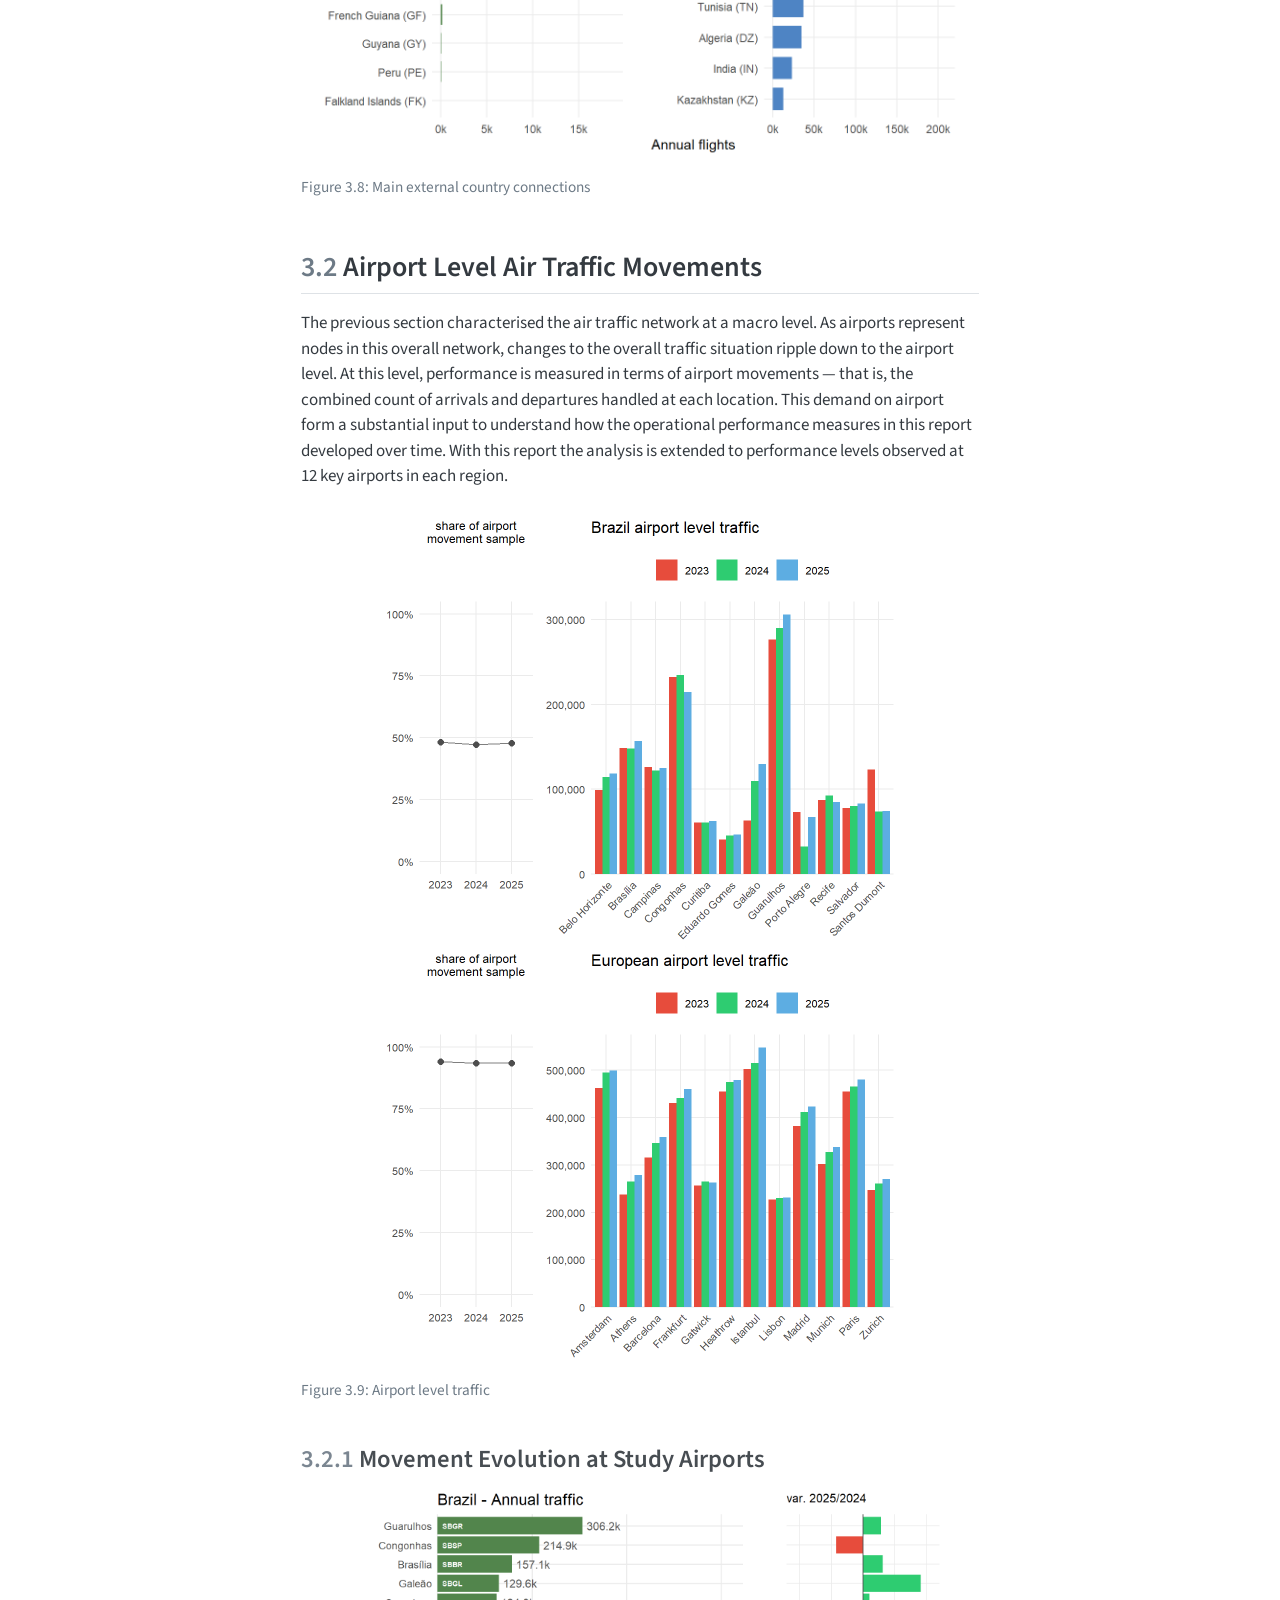
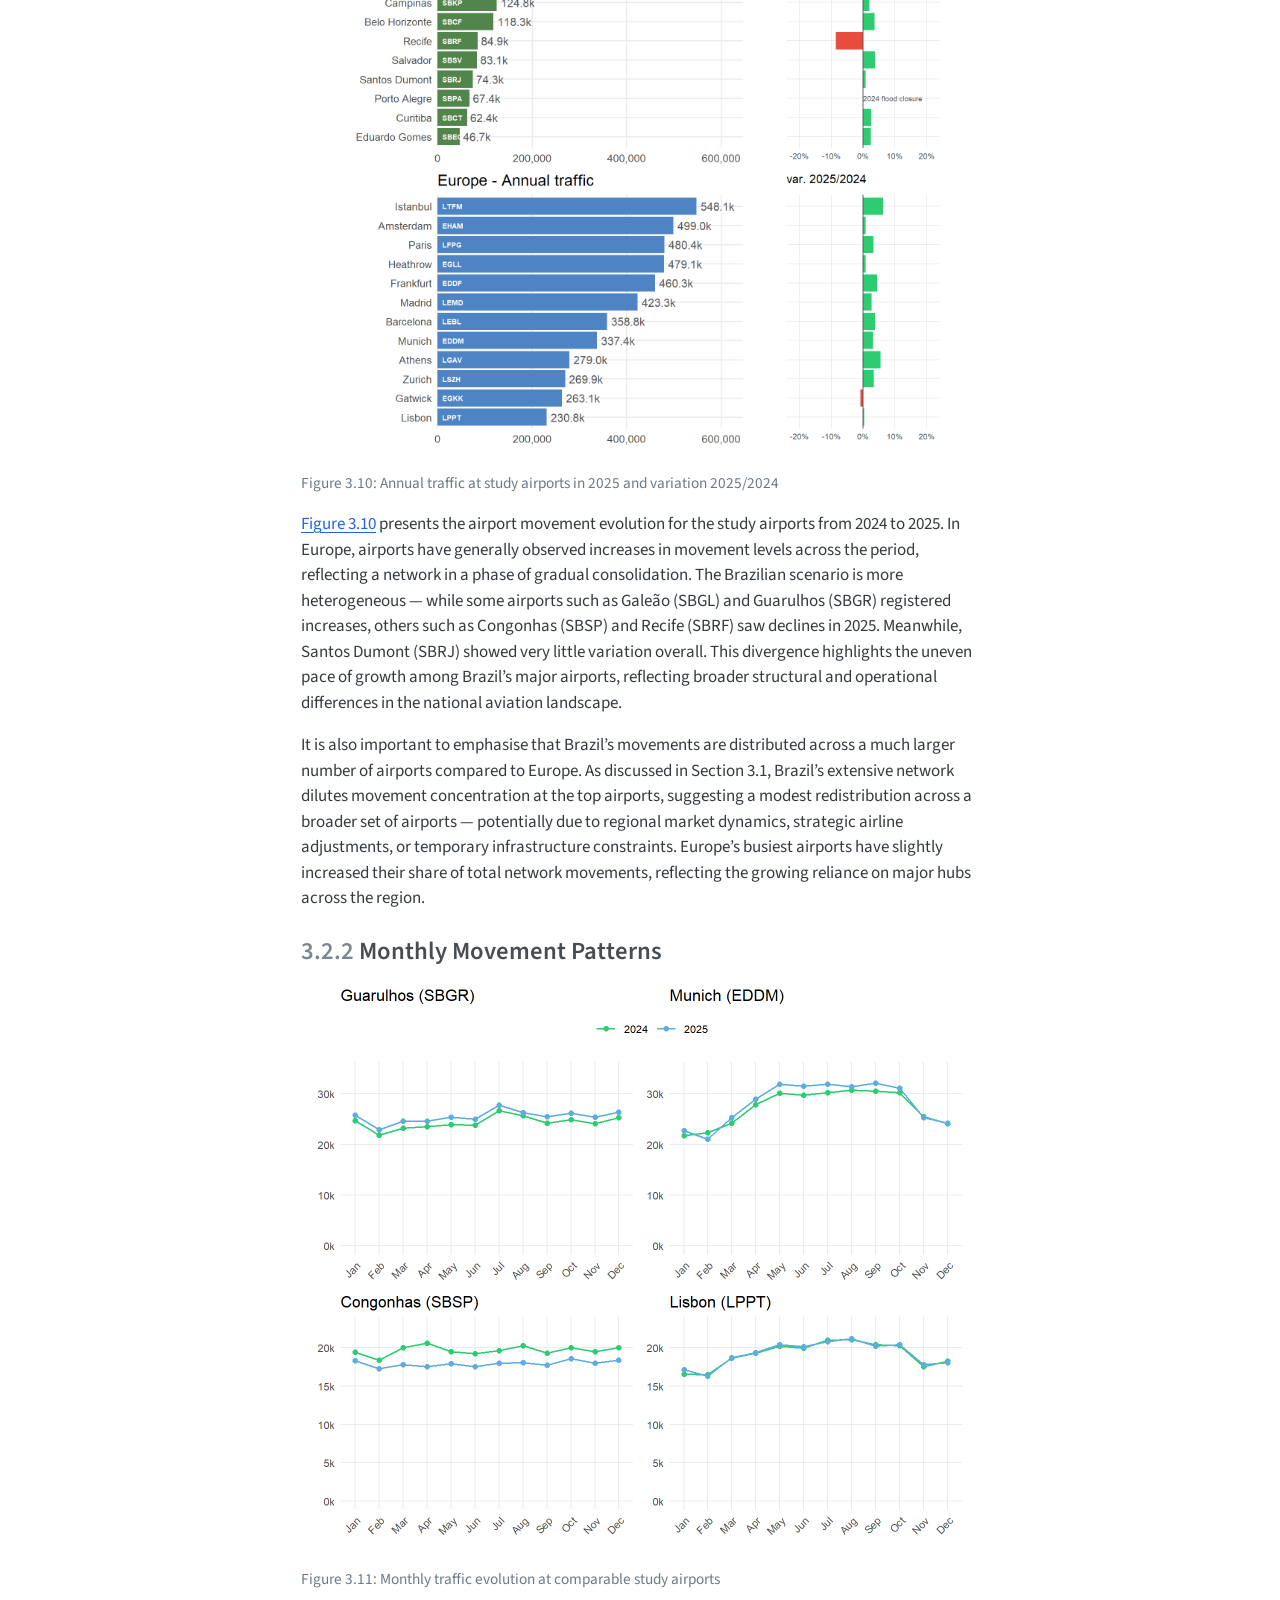
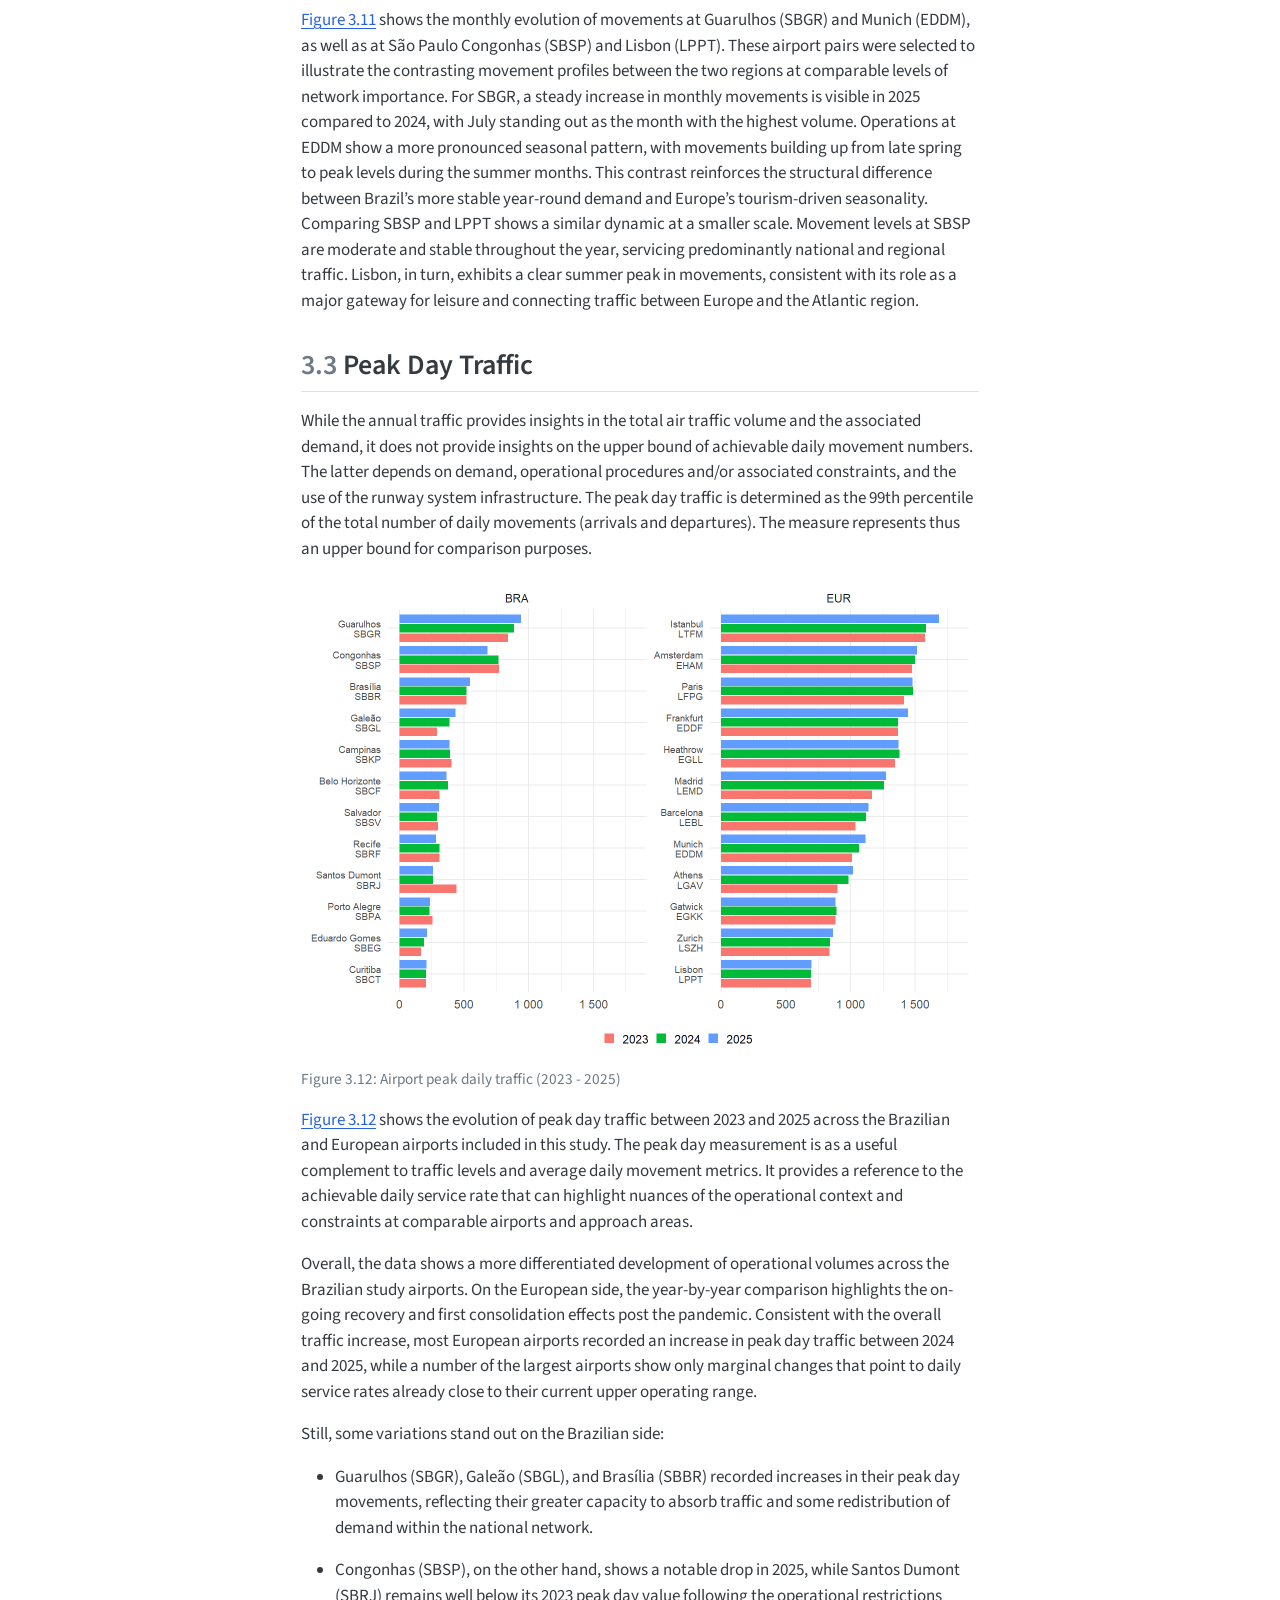
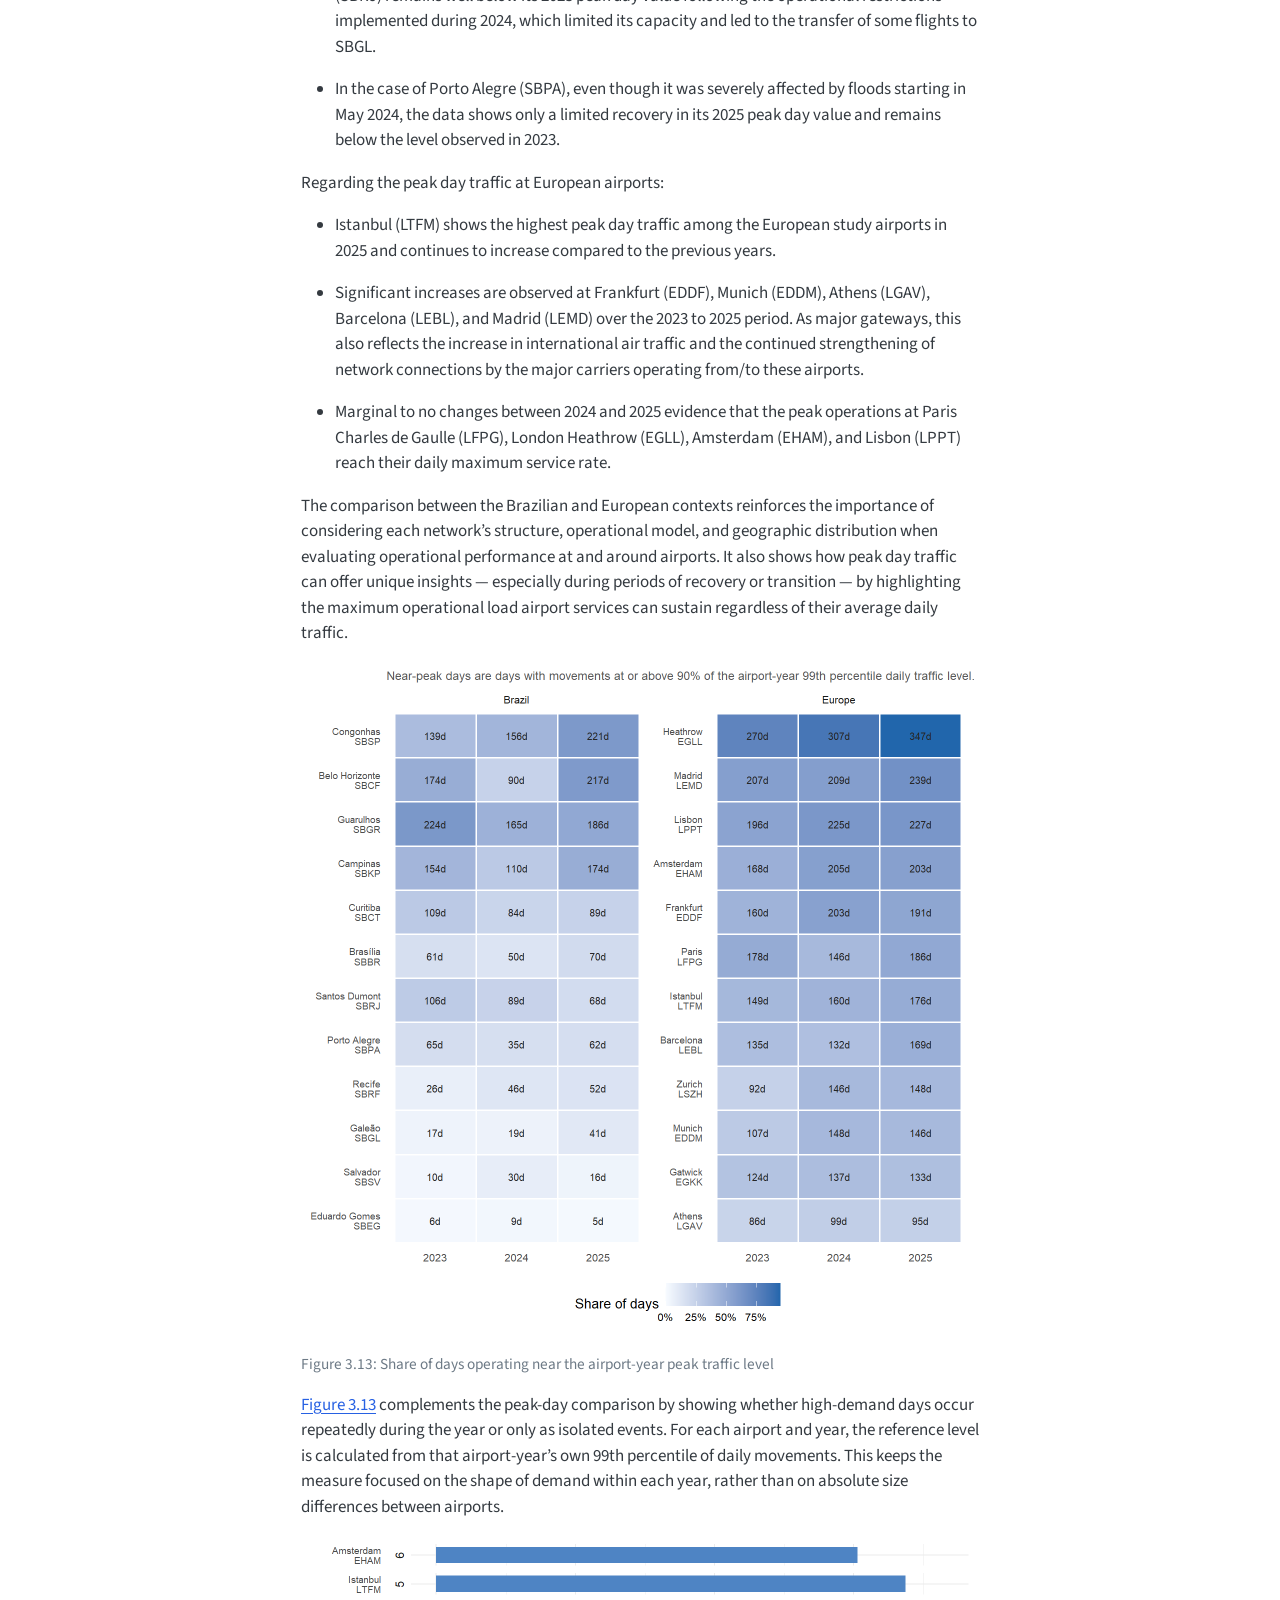
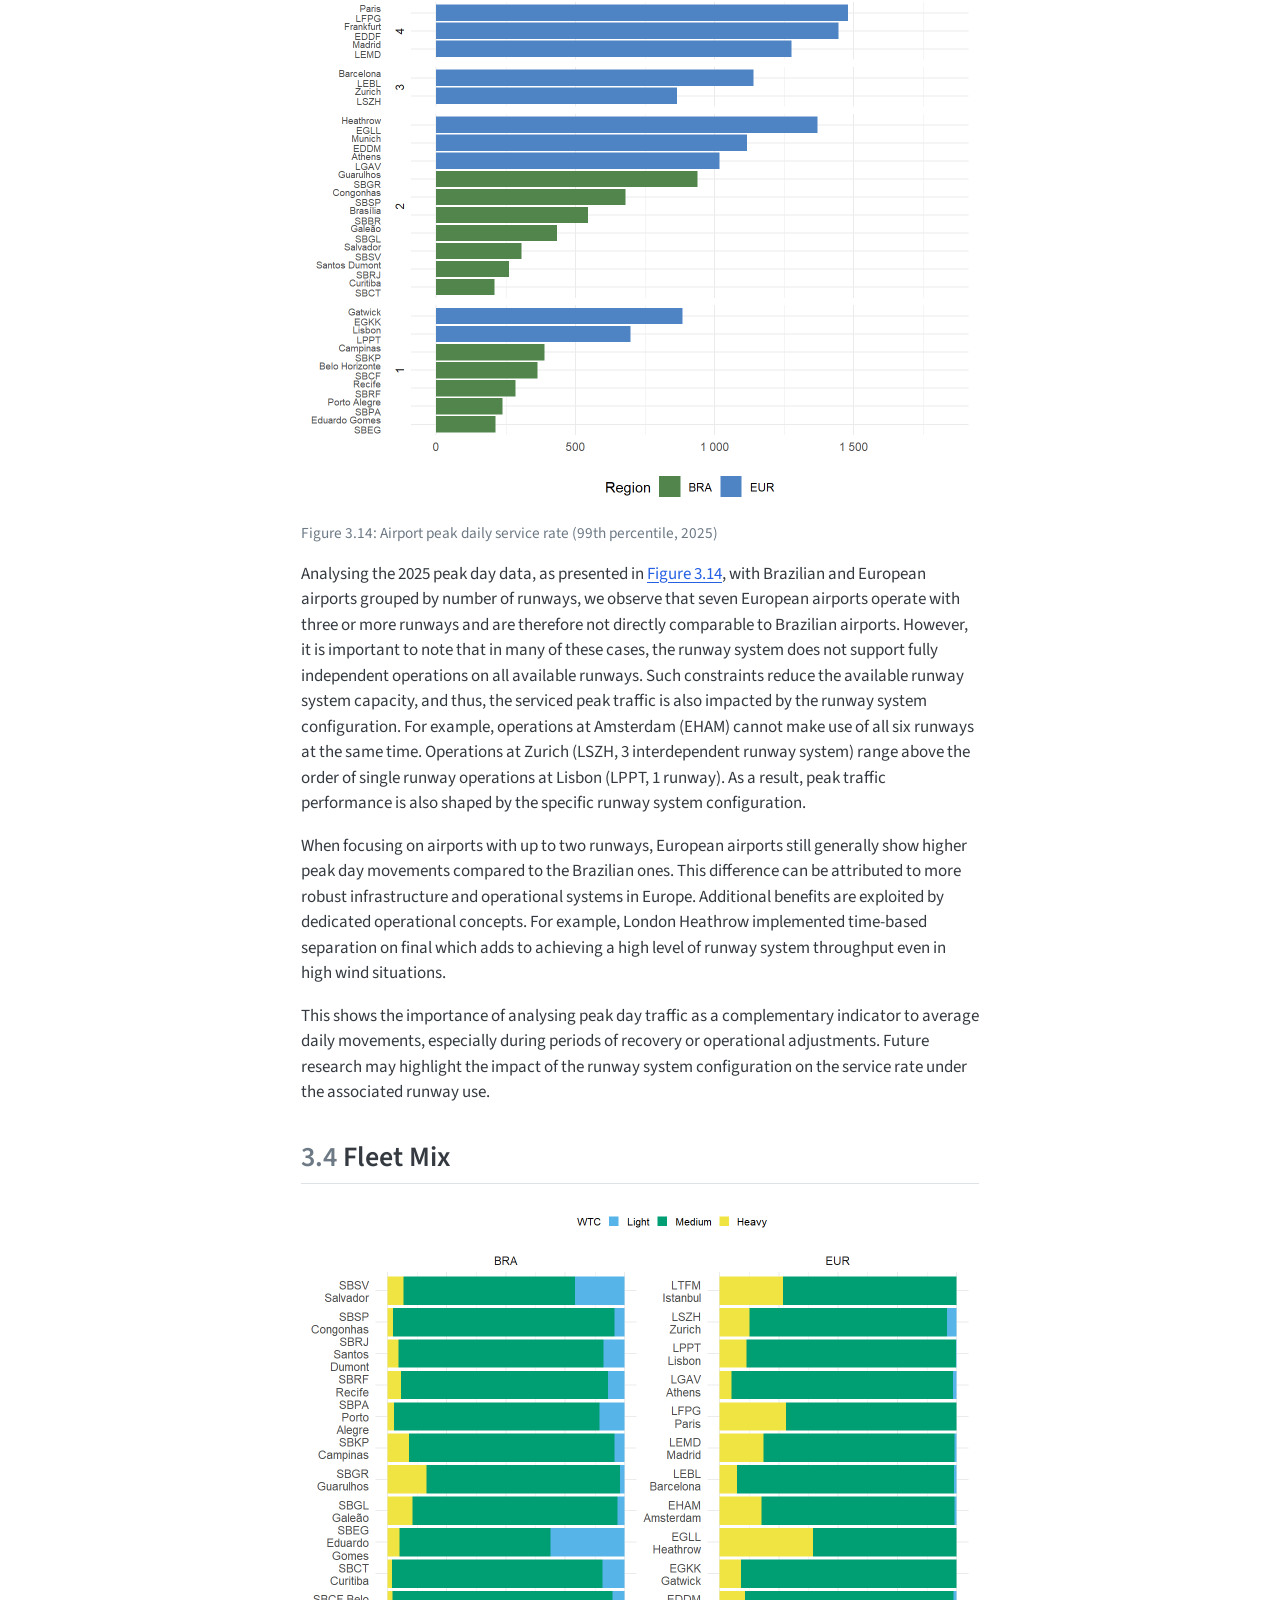
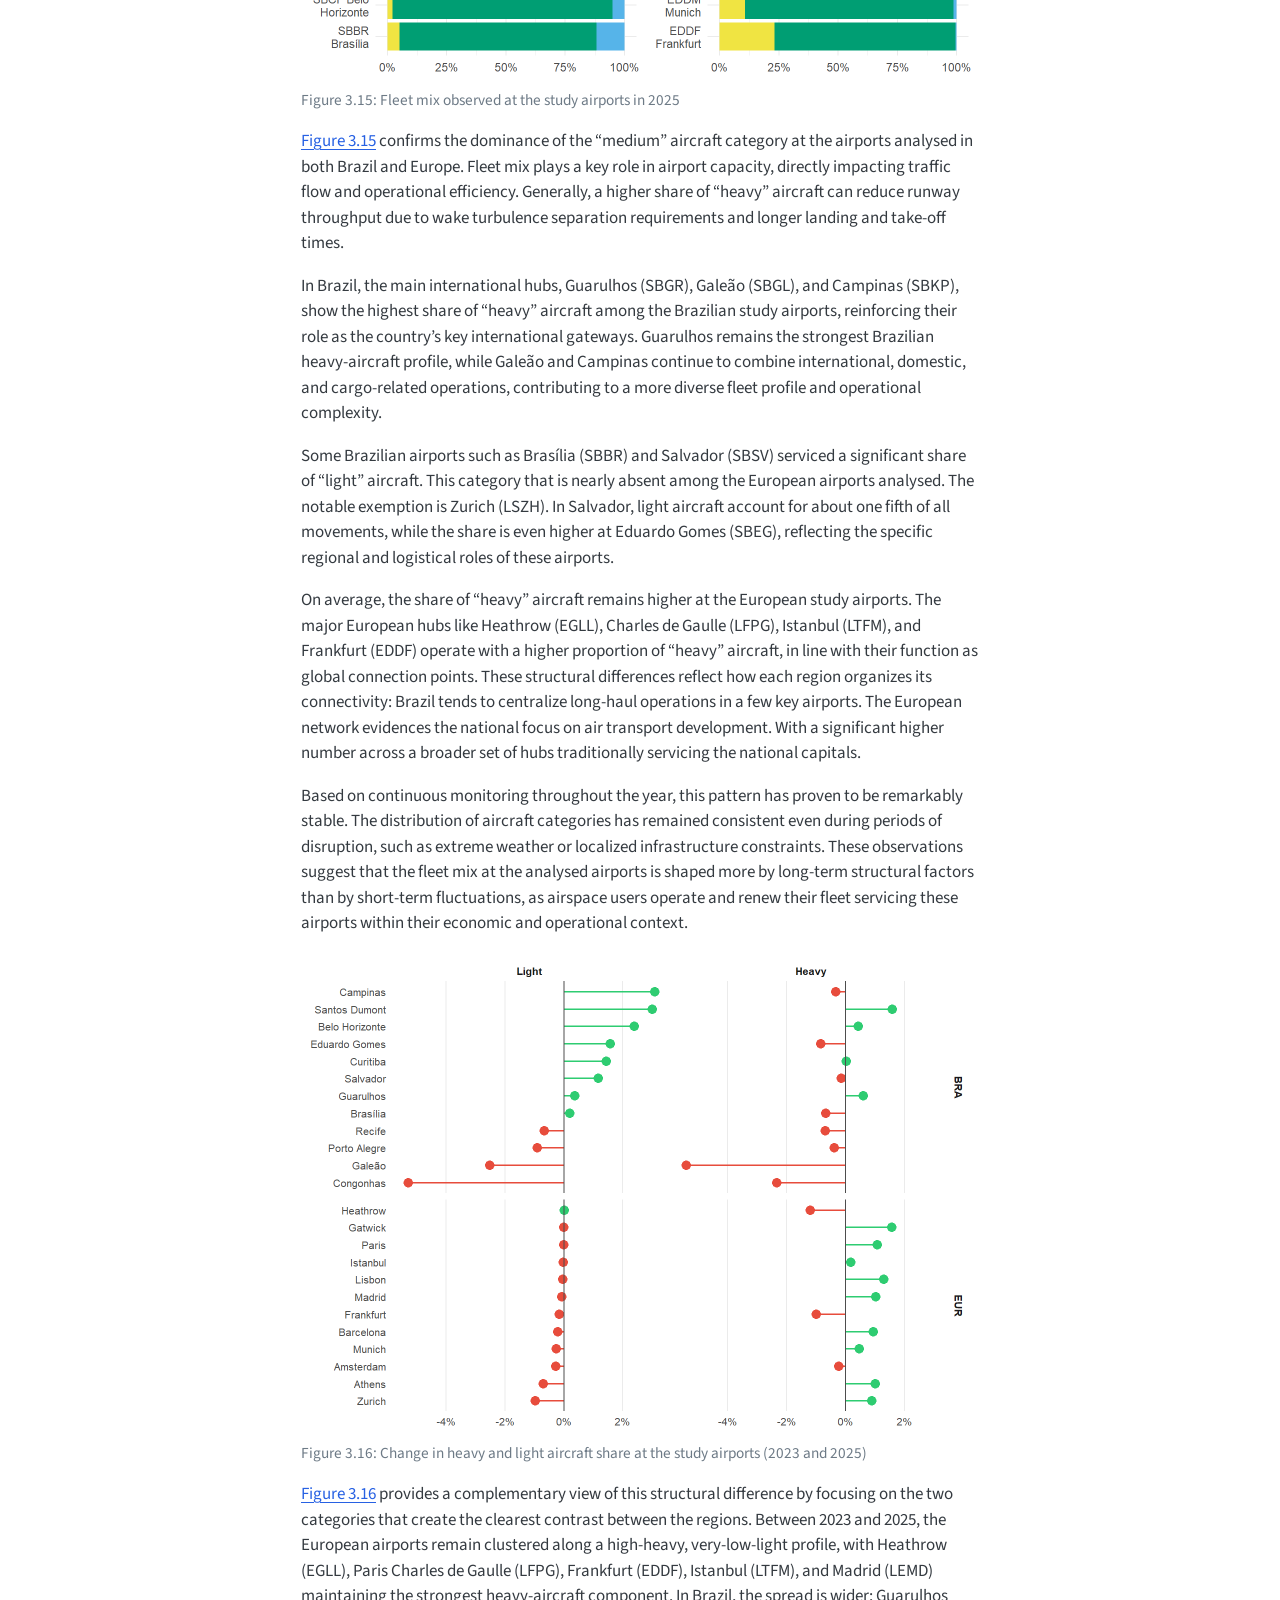
<file: docs/03-traffic_characterisation.html>
<!DOCTYPE html>
<html xmlns="http://www.w3.org/1999/xhtml" lang="en" xml:lang="en"><head>

<meta charset="utf-8">
<meta name="generator" content="quarto-1.9.37">

<meta name="viewport" content="width=device-width, initial-scale=1.0, user-scalable=yes">


<title>3&nbsp; Traffic Characterisation – Operational Comparison of ANS Performance</title>
<style>
/* Default styles provided by pandoc.
** See https://pandoc.org/MANUAL.html#variables-for-html for config info.
*/
code{white-space: pre-wrap;}
span.smallcaps{font-variant: small-caps;}
div.columns{display: flex; gap: min(4vw, 1.5em);}
div.column{flex: auto; overflow-x: auto;}
div.hanging-indent{margin-left: 1.5em; text-indent: -1.5em;}
ul.task-list{list-style: none;}
ul.task-list li input[type="checkbox"] {
  width: 0.8em;
  margin: 0 0.8em 0.2em -1em; /* quarto-specific, see https://github.com/quarto-dev/quarto-cli/issues/4556 */ 
  vertical-align: middle;
}
/* CSS for citations */
div.csl-bib-body { }
div.csl-entry {
  clear: both;
}
.hanging-indent div.csl-entry {
  margin-left:2em;
  text-indent:-2em;
}
div.csl-left-margin {
  min-width:2em;
  float:left;
}
div.csl-right-inline {
  margin-left:2em;
  padding-left:1em;
}
div.csl-indent {
  margin-left: 2em;
}</style>


<script src="site_libs/quarto-nav/quarto-nav.js"></script>
<script src="site_libs/quarto-nav/headroom.min.js"></script>
<script src="site_libs/clipboard/clipboard.min.js"></script>
<script src="site_libs/quarto-search/autocomplete.umd.js"></script>
<script src="site_libs/quarto-search/fuse.min.js"></script>
<script src="site_libs/quarto-search/quarto-search.js"></script>
<meta name="quarto:offset" content="./">
<link href="./04-predictability.html" rel="next">
<link href="./02-system-overview.html" rel="prev">
<script src="site_libs/quarto-html/quarto.js" type="module"></script>
<script src="site_libs/quarto-html/tabsets/tabsets.js" type="module"></script>
<script src="site_libs/quarto-html/popper.min.js"></script>
<script src="site_libs/quarto-html/tippy.umd.min.js"></script>
<script src="site_libs/quarto-html/anchor.min.js"></script>
<link href="site_libs/quarto-html/tippy.css" rel="stylesheet">
<link href="site_libs/quarto-html/quarto-syntax-highlighting-7f8f88aac4f3542376d5c11b86a4c14d.css" rel="stylesheet" id="quarto-text-highlighting-styles">
<script src="site_libs/bootstrap/bootstrap.min.js"></script>
<link href="site_libs/bootstrap/bootstrap-icons.css" rel="stylesheet">
<link href="site_libs/bootstrap/bootstrap-17070d80991f4343db7ac0cd94e3b77a.min.css" rel="stylesheet" append-hash="true" id="quarto-bootstrap" data-mode="light">
<script src="site_libs/quarto-contrib/iconify-3.0.0/iconify-icon.min.js"></script>
<script id="quarto-search-options" type="application/json">{
  "location": "navbar",
  "copy-button": false,
  "collapse-after": 3,
  "panel-placement": "end",
  "type": "overlay",
  "limit": 50,
  "keyboard-shortcut": [
    "f",
    "/",
    "s"
  ],
  "show-item-context": false,
  "language": {
    "search-no-results-text": "No results",
    "search-matching-documents-text": "matching documents",
    "search-copy-link-title": "Copy link to search",
    "search-hide-matches-text": "Hide additional matches",
    "search-more-match-text": "more match in this document",
    "search-more-matches-text": "more matches in this document",
    "search-clear-button-title": "Clear",
    "search-text-placeholder": "",
    "search-detached-cancel-button-title": "Cancel",
    "search-submit-button-title": "Submit",
    "search-label": "Search"
  }
}</script>
<link rel="stylesheet" href="https://cdnjs.cloudflare.com/ajax/libs/font-awesome/5.15.4/css/all.min.css">
<style>
  .navbar-logo {
    max-height: 60px;
  }
</style>
<!-- Matomo -->
<script>
  var _paq = window._paq = window._paq || [];
  _paq.push(['trackPageView']);
  _paq.push(['enableLinkTracking']);
  (function() {
    var u="//stats.eurocontrol.int/";
    _paq.push(['setTrackerUrl', u+'matomo.php']);
    _paq.push(['setSiteId', '26']);
    var d=document, g=d.createElement("script"), s=d.getElementsByTagName("script")[0];
    g.async=true; g.src=u+"matomo.js"; s.parentNode.insertBefore(g,s);
  })();
</script>
<!-- End Matomo Code -->


</head>

<body class="nav-sidebar floating nav-fixed quarto-light">

<div id="quarto-search-results"></div>
  <header id="quarto-header" class="headroom fixed-top">
    <nav class="navbar navbar-expand-lg " data-bs-theme="dark">
      <div class="navbar-container container-fluid">
      <div class="navbar-brand-container mx-auto">
    <a href="./index.html" class="navbar-brand navbar-brand-logo">
    <img src="./media/EUROCONTROL-logo-standard-rgb.png" alt="" class="navbar-logo light-content">
    <img src="./media/EUROCONTROL-logo-standard-rgb.png" alt="" class="navbar-logo dark-content">
    </a>
    <a class="navbar-brand" href="./index.html">
    <span class="navbar-title">BRA-EUR 2025</span>
    </a>
  </div>
            <div id="quarto-search" class="" title="Search"></div>
          <button class="navbar-toggler" type="button" data-bs-toggle="collapse" data-bs-target="#navbarCollapse" aria-controls="navbarCollapse" role="menu" aria-expanded="false" aria-label="Toggle navigation" onclick="if (window.quartoToggleHeadroom) { window.quartoToggleHeadroom(); }">
  <span class="navbar-toggler-icon"></span>
</button>
          <div class="collapse navbar-collapse" id="navbarCollapse">
            <ul class="navbar-nav navbar-nav-scroll me-auto">
  <li class="nav-item">
    <a class="nav-link" href="https://ansperformance.eu/"> 
<span class="menu-text">Home</span></a>
  </li>  
  <li class="nav-item dropdown ">
    <a class="nav-link dropdown-toggle" href="#" id="nav-menu-performance-areas" role="link" data-bs-toggle="dropdown" aria-expanded="false">
 <span class="menu-text">Performance areas</span>
    </a>
    <ul class="dropdown-menu" aria-labelledby="nav-menu-performance-areas">    
        <li>
    <a class="dropdown-item" href="https://www.eurocontrol.int/Economics/BalancedScorecard.html">
 <span class="dropdown-text"><iconify-icon role="img" inline="" icon="fa6-solid:th" aria-label="Icon th from fa6-solid Iconify.design set." title="Icon th from fa6-solid Iconify.design set."></iconify-icon>&nbsp;Balanced scorecard</span></a>
  </li>  
        <li>
    <a class="dropdown-item" href="https://ansperformance.eu/traffic/">
 <span class="dropdown-text"><iconify-icon role="img" inline="" icon="fa6-solid:plane-departure" aria-label="Icon plane-departure from fa6-solid Iconify.design set." title="Icon plane-departure from fa6-solid Iconify.design set."></iconify-icon>&nbsp;Traffic</span></a>
  </li>  
        <li>
    <a class="dropdown-item" href="https://www.eurocontrol.int/Economics/DailyTrafficVariation-States.html">
 <span class="dropdown-text">&nbsp;&nbsp;&nbsp;&nbsp;<span style="font-weight: normal">Daily traffic dashboard</span></span></a>
  </li>  
        <li>
    <a class="dropdown-item" href="https://www.eurocontrol.int/ServiceUnits/Dashboard/EnRouteMainDashboard.html">
 <span class="dropdown-text">&nbsp;&nbsp;&nbsp;<span style="font-weight: normal">Service units</span></span></a>
  </li>  
        <li>
    <a class="dropdown-item" href="https://ansperformance.eu/traffic/statfor/">
 <span class="dropdown-text">&nbsp;&nbsp;&nbsp;<span style="font-weight: normal">Traffic forecast</span></span></a>
  </li>  
        <li>
    <a class="dropdown-item" href="https://ansperformance.eu/traffic/punctuality/">
 <span class="dropdown-text"><iconify-icon role="img" inline="" icon="fa6-solid:calendar" aria-label="Icon calendar from fa6-solid Iconify.design set." title="Icon calendar from fa6-solid Iconify.design set."></iconify-icon>&nbsp;Punctuality</span></a>
  </li>  
        <li>
    <a class="dropdown-item" href="https://www.eurocontrol.int/Economics/DailyPunctuality-States.html">
 <span class="dropdown-text">&nbsp;&nbsp;&nbsp;&nbsp;<span style="font-weight: normal">Daily punctuality dashboard</span></span></a>
  </li>  
        <li>
    <a class="dropdown-item" href="https://ansperformance.eu/traffic/punctuality/#eurocontrol-area-network-view-1">
 <span class="dropdown-text">&nbsp;&nbsp;&nbsp;<span style="font-weight: normal">Network punctuality</span></span></a>
  </li>  
        <li>
    <a class="dropdown-item" href="https://ansperformance.eu/traffic/punctuality/#state-view-1">
 <span class="dropdown-text">&nbsp;&nbsp;&nbsp;<span style="font-weight: normal">State &amp; airport punctuality</span></span></a>
  </li>  
        <li>
    <a class="dropdown-item" href="https://ansperformance.eu/capacity/">
 <span class="dropdown-text"><iconify-icon role="img" inline="" icon="fa6-solid:clock" aria-label="Icon clock from fa6-solid Iconify.design set." title="Icon clock from fa6-solid Iconify.design set."></iconify-icon>&nbsp;En-route &amp; airport delays</span></a>
  </li>  
        <li>
    <a class="dropdown-item" href="https://www.eurocontrol.int/Economics/DailyDelay-States.html">
 <span class="dropdown-text">&nbsp;&nbsp;&nbsp;&nbsp;<span style="font-weight: normal">Daily ATFM delays dashboard</span></span></a>
  </li>  
        <li>
    <a class="dropdown-item" href="https://ansperformance.eu/capacity/atfm_ert/">
 <span class="dropdown-text">&nbsp;&nbsp;&nbsp;<span style="font-weight: normal">En-route ATFM delays</span></span></a>
  </li>  
        <li>
    <a class="dropdown-item" href="https://ansperformance.eu/capacity/atfm_apt/">
 <span class="dropdown-text">&nbsp;&nbsp;&nbsp;<span style="font-weight: normal">Airport ATFM delays</span></span></a>
  </li>  
        <li>
    <a class="dropdown-item" href="https://ansperformance.eu/capacity/tot_dly">
 <span class="dropdown-text">&nbsp;&nbsp;&nbsp;<span style="font-weight: normal">All-causes delays</span></span></a>
  </li>  
        <li>
    <a class="dropdown-item" href="https://ansperformance.eu/efficiency/">
 <span class="dropdown-text"><iconify-icon role="img" inline="" icon="fa6-solid:leaf" aria-label="Icon leaf from fa6-solid Iconify.design set." title="Icon leaf from fa6-solid Iconify.design set."></iconify-icon>&nbsp;Efficiency &amp; environment</span></a>
  </li>  
        <li>
    <a class="dropdown-item" href="https://ansperformance.eu/efficiency/emissions/">
 <span class="dropdown-text">&nbsp;&nbsp;&nbsp;<span style="font-weight: normal">CO<sub>2</sub> emissions</span></span></a>
  </li>  
        <li>
    <a class="dropdown-item" href="https://ansperformance.eu/efficiency/hfe/">
 <span class="dropdown-text">&nbsp;&nbsp;&nbsp;<span style="font-weight: normal">Horizontal flight efficiency</span></span></a>
  </li>  
        <li>
    <a class="dropdown-item" href="https://ansperformance.eu/efficiency/vfe/">
 <span class="dropdown-text">&nbsp;&nbsp;&nbsp;<span style="font-weight: normal">Vertical flight efficiency</span></span></a>
  </li>  
        <li>
    <a class="dropdown-item" href="https://ansperformance.eu/efficiency/asma/">
 <span class="dropdown-text">&nbsp;&nbsp;&nbsp;<span style="font-weight: normal">Terminal holdings</span></span></a>
  </li>  
        <li>
    <a class="dropdown-item" href="https://ansperformance.eu/efficiency/taxiout/">
 <span class="dropdown-text">&nbsp;&nbsp;&nbsp;<span style="font-weight: normal">Taxi-out</span></span></a>
  </li>  
        <li>
    <a class="dropdown-item" href="https://ansperformance.eu/efficiency/taxiin/">
 <span class="dropdown-text">&nbsp;&nbsp;&nbsp;<span style="font-weight: normal">Taxi-in</span></span></a>
  </li>  
        <li>
    <a class="dropdown-item" href="https://ansperformance.eu/economics/">
 <span class="dropdown-text"><iconify-icon role="img" inline="" icon="fa6-solid:euro-sign" aria-label="Icon euro-sign from fa6-solid Iconify.design set." title="Icon euro-sign from fa6-solid Iconify.design set."></iconify-icon>&nbsp;Economics</span></a>
  </li>  
        <li>
    <a class="dropdown-item" href="https://ansperformance.eu/economics/ace-overview/">
 <span class="dropdown-text">&nbsp;&nbsp;&nbsp;<span style="font-weight: normal">ATM cost-effectiveness (ACE)</span></span></a>
  </li>  
        <li>
    <a class="dropdown-item" href="https://www.eurocontrol.int/ServiceUnits/Dashboard/EnRouteUnitRates.html">
 <span class="dropdown-text">&nbsp;&nbsp;&nbsp;<span style="font-weight: normal">Unit rates and costs</span></span></a>
  </li>  
        <li>
    <a class="dropdown-item" href="https://www.eurocontrol.int/ServiceUnits/Dashboard/EnRouteMainDashboard.html">
 <span class="dropdown-text">&nbsp;&nbsp;&nbsp;<span style="font-weight: normal">Service units</span></span></a>
  </li>  
        <li>
    <a class="dropdown-item" href="https://ansperformance.eu/economics/finance/">
 <span class="dropdown-text">&nbsp;&nbsp;&nbsp;<span style="font-weight: normal">ANSPs financial dashboard</span></span></a>
  </li>  
        <li>
    <a class="dropdown-item" href="https://ansperformance.eu/economics/cba/">
 <span class="dropdown-text">&nbsp;&nbsp;&nbsp;<span style="font-weight: normal">Standard Inputs for Economic Analyses</span></span></a>
  </li>  
    </ul>
  </li>
  <li class="nav-item dropdown ">
    <a class="nav-link dropdown-toggle" href="#" id="nav-menu-stakeholder-views" role="link" data-bs-toggle="dropdown" aria-expanded="false">
 <span class="menu-text">Stakeholder views</span>
    </a>
    <ul class="dropdown-menu" aria-labelledby="nav-menu-stakeholder-views">    
        <li>
    <a class="dropdown-item" href="https://ansperformance.eu/dashboard/stakeholder/airport/">
 <span class="dropdown-text"><iconify-icon role="img" inline="" icon="fa6-solid:plane-arrival" aria-label="Icon plane-arrival from fa6-solid Iconify.design set." title="Icon plane-arrival from fa6-solid Iconify.design set."></iconify-icon>&nbsp;Airports</span></a>
  </li>  
        <li>
    <a class="dropdown-item" href="https://ansperformance.eu/dashboard/stakeholder/ansp/">
 <span class="dropdown-text"><iconify-icon role="img" inline="" icon="fa6-solid:compass" aria-label="Icon compass from fa6-solid Iconify.design set." title="Icon compass from fa6-solid Iconify.design set."></iconify-icon>&nbsp;Air navigation service provider</span></a>
  </li>  
        <li>
    <a class="dropdown-item" href="https://ansperformance.eu/dashboard/stakeholder/state/">
 <span class="dropdown-text"><iconify-icon role="img" inline="" icon="fa6-solid:globe" aria-label="Icon globe from fa6-solid Iconify.design set." title="Icon globe from fa6-solid Iconify.design set."></iconify-icon>&nbsp;States</span></a>
  </li>  
    </ul>
  </li>
  <li class="nav-item">
    <a class="nav-link" href="https://ansperformance.eu/data/"> 
<span class="menu-text">Data</span></a>
  </li>  
  <li class="nav-item">
    <a class="nav-link" href="https://ansperformance.eu/publications/"> 
<span class="menu-text">Publications</span></a>
  </li>  
  <li class="nav-item dropdown ">
    <a class="nav-link dropdown-toggle" href="#" id="nav-menu-reference" role="link" data-bs-toggle="dropdown" aria-expanded="false">
 <span class="menu-text">Reference</span>
    </a>
    <ul class="dropdown-menu" aria-labelledby="nav-menu-reference">    
        <li>
    <a class="dropdown-item" href="https://ansperformance.eu/definition/">
 <span class="dropdown-text"><iconify-icon role="img" inline="" icon="fa6-solid:marker" aria-label="Icon marker from fa6-solid Iconify.design set." title="Icon marker from fa6-solid Iconify.design set."></iconify-icon>&nbsp;Definitions</span></a>
  </li>  
        <li>
    <a class="dropdown-item" href="https://ansperformance.eu/methodology/">
 <span class="dropdown-text"><iconify-icon role="img" inline="" icon="fa6-solid:wrench" aria-label="Icon wrench from fa6-solid Iconify.design set." title="Icon wrench from fa6-solid Iconify.design set."></iconify-icon>&nbsp;Methodology</span></a>
  </li>  
        <li>
    <a class="dropdown-item" href="https://ansperformance.eu/acronym/">
 <span class="dropdown-text"><iconify-icon role="img" inline="" icon="fa6-solid:quote-left" aria-label="Icon quote-left from fa6-solid Iconify.design set." title="Icon quote-left from fa6-solid Iconify.design set."></iconify-icon>&nbsp;Acronyms</span></a>
  </li>  
        <li>
    <a class="dropdown-item" href="https://ansperformance.eu/bibliography/">
 <span class="dropdown-text"><iconify-icon role="img" inline="" icon="fa6-solid:book" aria-label="Icon book from fa6-solid Iconify.design set." title="Icon book from fa6-solid Iconify.design set."></iconify-icon>&nbsp;Bibliography</span></a>
  </li>  
    </ul>
  </li>
  <li class="nav-item dropdown ">
    <a class="nav-link dropdown-toggle" href="#" id="nav-menu-links" role="link" data-bs-toggle="dropdown" aria-expanded="false">
 <span class="menu-text">Links</span>
    </a>
    <ul class="dropdown-menu" aria-labelledby="nav-menu-links">    
        <li>
    <a class="dropdown-item" href="https://www.eurocontrol.int/">
 <span class="dropdown-text">EUROCONTROL <i class="fas fa-xs fa-external-link-alt"></i></span></a>
  </li>  
        <li>
    <a class="dropdown-item" href="https://www.eurocontrol.int/prudata/dashboard/">
 <span class="dropdown-text">Single European Sky (SES) portal <i class="fas fa-xs fa-external-link-alt"></i></span></a>
  </li>  
        <li>
    <a class="dropdown-item" href="https://www4.icao.int/ganpportal/">
 <span class="dropdown-text">ICAO GANP <i class="fas fa-xs fa-external-link-alt"></i></span></a>
  </li>  
        <li>
    <a class="dropdown-item" href="https://ext.eurocontrol.int/connectivity_web/from">
 <span class="dropdown-text">Connectivity dashboard <i class="fas fa-xs fa-external-link-alt"></i></span></a>
  </li>  
        <li>
    <a class="dropdown-item" href="https://ansperformance.eu/transformation/">
 <span class="dropdown-text">PRC Transformation Strategy</span></a>
  </li>  
        <li>
    <a class="dropdown-item" href="https://opdi.aero">
 <span class="dropdown-text">PRC Open Performance Data Initiative</span></a>
  </li>  
    </ul>
  </li>
</ul>
            <ul class="navbar-nav navbar-nav-scroll ms-auto">
  <li class="nav-item dropdown ">
    <a class="nav-link dropdown-toggle" href="#" id="nav-menu-about" role="link" data-bs-toggle="dropdown" aria-expanded="false">
 <span class="menu-text">About</span>
    </a>
    <ul class="dropdown-menu dropdown-menu-end" aria-labelledby="nav-menu-about">    
        <li>
    <a class="dropdown-item" href="https://ansperformance.eu/about/prc/">
 <span class="dropdown-text">About the PRC</span></a>
  </li>  
        <li>
    <a class="dropdown-item" href="https://ansperformance.eu/about/aiu/">
 <span class="dropdown-text">About the AIU</span></a>
  </li>  
        <li>
    <a class="dropdown-item" href="https://ansperformance.eu/about/us/">
 <span class="dropdown-text">About the PRU</span></a>
  </li>  
        <li>
    <a class="dropdown-item" href="https://ansperformance.eu/post/">
 <span class="dropdown-text">Release notes</span></a>
  </li>  
        <li>
    <a class="dropdown-item" href="https://ansperformance.eu/about/disclaimer/">
 <span class="dropdown-text">Disclaimer</span></a>
  </li>  
    </ul>
  </li>
</ul>
          </div> <!-- /navcollapse -->
            <div class="quarto-navbar-tools">
    <a href="./Operational-Comparison-of-ANS-Performance.pdf" title="Download PDF" class="quarto-navigation-tool px-1" aria-label="Download PDF"><i class="bi bi-file-pdf"></i></a>
</div>
      </div> <!-- /container-fluid -->
    </nav>
  <nav class="quarto-secondary-nav">
    <div class="container-fluid d-flex">
      <button type="button" class="quarto-btn-toggle btn" data-bs-toggle="collapse" role="button" data-bs-target=".quarto-sidebar-collapse-item" aria-controls="quarto-sidebar" aria-expanded="false" aria-label="Toggle sidebar navigation" onclick="if (window.quartoToggleHeadroom) { window.quartoToggleHeadroom(); }">
        <i class="bi bi-layout-text-sidebar-reverse"></i>
      </button>
        <nav class="quarto-page-breadcrumbs" aria-label="breadcrumb"><ol class="breadcrumb"><li class="breadcrumb-item"><a href="./03-traffic_characterisation.html"><span class="chapter-number">3</span>&nbsp; <span class="chapter-title">Traffic Characterisation</span></a></li></ol></nav>
        <a class="flex-grow-1" role="navigation" data-bs-toggle="collapse" data-bs-target=".quarto-sidebar-collapse-item" aria-controls="quarto-sidebar" aria-expanded="false" aria-label="Toggle sidebar navigation" onclick="if (window.quartoToggleHeadroom) { window.quartoToggleHeadroom(); }">      
        </a>
    </div>
  </nav>
</header>
<!-- content -->
<div id="quarto-content" class="quarto-container page-columns page-rows-contents page-layout-article page-navbar">
<!-- sidebar -->
  <nav id="quarto-sidebar" class="sidebar collapse collapse-horizontal quarto-sidebar-collapse-item sidebar-navigation floating overflow-auto">
    <div class="sidebar-menu-container"> 
    <ul class="list-unstyled mt-1">
        <li class="sidebar-item">
  <div class="sidebar-item-container"> 
  <a href="./index.html" class="sidebar-item-text sidebar-link">
 <span class="menu-text">Preface</span></a>
  </div>
</li>
        <li class="sidebar-item">
  <div class="sidebar-item-container"> 
  <a href="./00-foreword.html" class="sidebar-item-text sidebar-link">
 <span class="menu-text">Foreword</span></a>
  </div>
</li>
        <li class="sidebar-item">
  <div class="sidebar-item-container"> 
  <a href="./00-executive-summary.html" class="sidebar-item-text sidebar-link">
 <span class="menu-text">Executive Summary</span></a>
  </div>
</li>
        <li class="sidebar-item">
  <div class="sidebar-item-container"> 
  <a href="./01-intro.html" class="sidebar-item-text sidebar-link">
 <span class="menu-text"><span class="chapter-number">1</span>&nbsp; <span class="chapter-title">Introduction</span></span></a>
  </div>
</li>
        <li class="sidebar-item">
  <div class="sidebar-item-container"> 
  <a href="./02-system-overview.html" class="sidebar-item-text sidebar-link">
 <span class="menu-text"><span class="chapter-number">2</span>&nbsp; <span class="chapter-title">Air Navigation System Characterisation</span></span></a>
  </div>
</li>
        <li class="sidebar-item">
  <div class="sidebar-item-container"> 
  <a href="./03-traffic_characterisation.html" class="sidebar-item-text sidebar-link active">
 <span class="menu-text"><span class="chapter-number">3</span>&nbsp; <span class="chapter-title">Traffic Characterisation</span></span></a>
  </div>
</li>
        <li class="sidebar-item">
  <div class="sidebar-item-container"> 
  <a href="./04-predictability.html" class="sidebar-item-text sidebar-link">
 <span class="menu-text"><span class="chapter-number">4</span>&nbsp; <span class="chapter-title">Predictability</span></span></a>
  </div>
</li>
        <li class="sidebar-item">
  <div class="sidebar-item-container"> 
  <a href="./05-capacity-throughput.html" class="sidebar-item-text sidebar-link">
 <span class="menu-text"><span class="chapter-number">5</span>&nbsp; <span class="chapter-title">Capacity and Throughput</span></span></a>
  </div>
</li>
        <li class="sidebar-item">
  <div class="sidebar-item-container"> 
  <a href="./06-efficiency.html" class="sidebar-item-text sidebar-link">
 <span class="menu-text"><span class="chapter-number">6</span>&nbsp; <span class="chapter-title">Efficiency</span></span></a>
  </div>
</li>
        <li class="sidebar-item">
  <div class="sidebar-item-container"> 
  <a href="./09-studies.html" class="sidebar-item-text sidebar-link">
 <span class="menu-text"><span class="chapter-number">7</span>&nbsp; <span class="chapter-title">Topic Studies</span></span></a>
  </div>
</li>
        <li class="sidebar-item">
  <div class="sidebar-item-container"> 
  <a href="./10-conclusions.html" class="sidebar-item-text sidebar-link">
 <span class="menu-text"><span class="chapter-number">8</span>&nbsp; <span class="chapter-title">Conclusions</span></span></a>
  </div>
</li>
        <li class="sidebar-item">
  <div class="sidebar-item-container"> 
  <a href="./99-references.html" class="sidebar-item-text sidebar-link">
 <span class="menu-text">References</span></a>
  </div>
</li>
        <li class="sidebar-item">
  <div class="sidebar-item-container"> 
  <a href="./A1-appendix.html" class="sidebar-item-text sidebar-link">
 <span class="menu-text">List of Acronyms</span></a>
  </div>
</li>
    </ul>
    </div>
</nav>
<div id="quarto-sidebar-glass" class="quarto-sidebar-collapse-item" data-bs-toggle="collapse" data-bs-target=".quarto-sidebar-collapse-item"></div>
<!-- margin-sidebar -->
    <div id="quarto-margin-sidebar" class="sidebar margin-sidebar">
        <nav id="TOC" role="doc-toc" class="toc-active">
    <h2 id="toc-title">Table of contents</h2>
   
  <ul>
  <li><a href="#network-characterisation" id="toc-network-characterisation" class="nav-link active" data-scroll-target="#network-characterisation"><span class="header-section-number">3.1</span> Network Characterisation</a>
  <ul class="collapse">
  <li><a href="#overall-traffic-volume" id="toc-overall-traffic-volume" class="nav-link" data-scroll-target="#overall-traffic-volume"><span class="header-section-number">3.1.1</span> Overall Traffic Volume</a></li>
  <li><a href="#traffic-distribution-within-each-region" id="toc-traffic-distribution-within-each-region" class="nav-link" data-scroll-target="#traffic-distribution-within-each-region"><span class="header-section-number">3.1.2</span> Traffic Distribution Within Each Region</a></li>
  <li><a href="#flows-between-brazil-and-europe" id="toc-flows-between-brazil-and-europe" class="nav-link" data-scroll-target="#flows-between-brazil-and-europe"><span class="header-section-number">3.1.3</span> Flows Between Brazil and Europe</a></li>
  <li><a href="#connections-to-other-world-regions" id="toc-connections-to-other-world-regions" class="nav-link" data-scroll-target="#connections-to-other-world-regions"><span class="header-section-number">3.1.4</span> Connections to Other World Regions</a></li>
  </ul></li>
  <li><a href="#airport-level-air-traffic-movements" id="toc-airport-level-air-traffic-movements" class="nav-link" data-scroll-target="#airport-level-air-traffic-movements"><span class="header-section-number">3.2</span> Airport Level Air Traffic Movements</a>
  <ul class="collapse">
  <li><a href="#movement-evolution-at-study-airports" id="toc-movement-evolution-at-study-airports" class="nav-link" data-scroll-target="#movement-evolution-at-study-airports"><span class="header-section-number">3.2.1</span> Movement Evolution at Study Airports</a></li>
  <li><a href="#monthly-movement-patterns" id="toc-monthly-movement-patterns" class="nav-link" data-scroll-target="#monthly-movement-patterns"><span class="header-section-number">3.2.2</span> Monthly Movement Patterns</a></li>
  </ul></li>
  <li><a href="#peak-day-traffic" id="toc-peak-day-traffic" class="nav-link" data-scroll-target="#peak-day-traffic"><span class="header-section-number">3.3</span> Peak Day Traffic</a></li>
  <li><a href="#fleet-mix" id="toc-fleet-mix" class="nav-link" data-scroll-target="#fleet-mix"><span class="header-section-number">3.4</span> Fleet Mix</a></li>
  <li><a href="#summary" id="toc-summary" class="nav-link" data-scroll-target="#summary"><span class="header-section-number">3.5</span> Summary</a></li>
  </ul>
</nav>
    </div>
<!-- main -->
<main class="content" id="quarto-document-content">

<header id="title-block-header" class="quarto-title-block default">
<div class="quarto-title">
<h1 class="title"><span class="chapter-number">3</span>&nbsp; <span class="chapter-title">Traffic Characterisation</span></h1>
</div>



<div class="quarto-title-meta">

    
  
    
  </div>
  


</header>


<p>To facilitate operational benchmarking comparisons, it is crucial to have a good understanding of the level and composition of air traffic as the underlying demand and its evolution. This chapter presents air traffic characteristics for both regions, structured progressively from a network-level overview to an airport-level assessment covering traffic volumes, peak day demand, and fleet composition at the 12 study airports in each region.</p>
<section id="network-characterisation" class="level2" data-number="3.1">
<h2 data-number="3.1" class="anchored" data-anchor-id="network-characterisation"><span class="header-section-number">3.1</span> Network Characterisation</h2>
<p>To address the changes in air traffic and develop a better understanding of the nature of the air transportation network, this section characterises the network structure of both regions — progressing from overall traffic volumes to the distribution within each region, the flows connecting Brazil and Europe, and the broader international context.</p>
<section id="overall-traffic-volume" class="level3" data-number="3.1.1">
<h3 data-number="3.1.1" class="anchored" data-anchor-id="overall-traffic-volume"><span class="header-section-number">3.1.1</span> Overall Traffic Volume</h3>
<p>In 2025, Brazil handled approximately 2.1 million controlled flights, representing approximately 19% of the traffic serviced in Europe over the same period. Overflights account for a small share of the total air traffic momvements in both regions. As shown in <a href="#fig-traffic-volume" class="quarto-xref">Figure&nbsp;<span>3.1</span></a>, both regions recorded growth over the 2023–2025 period, though the underlying dynamics differ significantly.</p>
<div class="cell" data-layout-align="center">
<div class="cell-output-display">
<div id="fig-traffic-volume" class="quarto-float quarto-figure quarto-figure-center anchored" data-fig-align="center">
<figure class="quarto-float quarto-float-fig figure">
<div aria-describedby="fig-traffic-volume-caption-0ceaefa1-69ba-4598-a22c-09a6ac19f8ca">
<img src="03-traffic_characterisation_files/figure-html/fig-traffic-volume-1.png" class="img-fluid quarto-figure quarto-figure-center figure-img" style="width:95.0%">
</div>
<figcaption class="quarto-float-caption-bottom quarto-float-caption quarto-float-fig" id="fig-traffic-volume-caption-0ceaefa1-69ba-4598-a22c-09a6ac19f8ca">
Figure&nbsp;3.1: Overall traffic volume
</figcaption>
</figure>
</div>
</div>
</div>
<p>Brazil continued to expand its aviation sector, with traffic growing consistently across the three years — a trajectory that reflects sustained organic demand rather than cyclical fluctuation. In Europe, traffic levels also grew over this period, though at a more moderate pace, with the network continuing to consolidate and recover from the COVID decline and ripple effects from the Russian war of aggression against Ukraine. The different pace of growth across both regions reinforces the importance of understanding each system’s structural context when comparing operational performance.</p>
<p><a href="#fig-annual-timeline" class="quarto-xref">Figure&nbsp;<span>3.2</span></a> shows the 7-day rolling average of daily movements in Brazil and Europe from 2019 to 2025. In Brazil, traffic levels recovered swiftly from the sharp drop observed in 2020 and have continued to grow steadily since 2022, surpassing 2019 levels and maintaining a stable profile with only modest seasonal variation throughout the year. The Brazilian air transport market does not exhibit strong seasonal peaks, reflecting a demand pattern driven primarily by domestic and regional connectivity rather than leisure-driven flows. In the European region, the recovery trajectory is clearly visible — from the sharp collapse in 2020 through a gradual rebuilding of demand across 2021 and 2022, reaching and consolidating at 2019 levels by 2024 and 2025. Europe’s traffic pattern, however, remains characterised by strong seasonal variation, with a pronounced surge in demand during the summer months that stands in clear contrast to the more stable Brazilian profile. This seasonal asymmetry is an important structural feature to bear in mind when comparing operational performance indicators across both regions throughout this report.</p>
<!-- New version 2025 -->
<div class="cell">
<div class="cell-output-display">
<div id="fig-annual-timeline" class="quarto-float quarto-figure quarto-figure-center anchored">
<figure class="quarto-float quarto-float-fig figure">
<div aria-describedby="fig-annual-timeline-caption-0ceaefa1-69ba-4598-a22c-09a6ac19f8ca">
<img src="03-traffic_characterisation_files/figure-html/fig-annual-timeline-1.png" class="img-fluid figure-img" width="672">
</div>
<figcaption class="quarto-float-caption-bottom quarto-float-caption quarto-float-fig" id="fig-annual-timeline-caption-0ceaefa1-69ba-4598-a22c-09a6ac19f8ca">
Figure&nbsp;3.2: Regional daily air traffic
</figcaption>
</figure>
</div>
</div>
</div>
</section>
<section id="traffic-distribution-within-each-region" class="level3" data-number="3.1.2">
<h3 data-number="3.1.2" class="anchored" data-anchor-id="traffic-distribution-within-each-region"><span class="header-section-number">3.1.2</span> Traffic Distribution Within Each Region</h3>
<!-- here we speak about top 10 vs 12 study airports -->
<p>While the total volume of traffic provides a first measure of the scale of operations in each region, it does not capture how that traffic is distributed across the network. <a href="#fig-traffic-share" class="quarto-xref">Figure&nbsp;<span>3.3</span></a> presents the cumulative share of departures by airport rank for both regions in 2025. The distribution of air traffic in Brazil confirms that most flights are concentrated in a small number of airports. In 2025, the 10 busiest airports in Brazil handled 36% of all departing flights, whereas in Europe the top 10 airports account for 21% of all departures. The spread remains broadly constant up to the 50th rank, narrowing with the top 100 airports — marking 80% of all departures in Brazil and 74% in Europe. This reflects the historical development of the European network, where the traditional focus on national hubs resulted in a higher number of major national aerodromes interconnecting across the continent.</p>
<div class="cell" data-layout-align="center">
<div class="cell-output-display">
<div id="fig-traffic-share" class="quarto-float quarto-figure quarto-figure-center anchored" data-fig-align="center">
<figure class="quarto-float quarto-float-fig figure">
<div aria-describedby="fig-traffic-share-caption-0ceaefa1-69ba-4598-a22c-09a6ac19f8ca">
<img src="03-traffic_characterisation_files/figure-html/fig-traffic-share-1.png" class="img-fluid quarto-figure quarto-figure-center figure-img" style="width:95.0%">
</div>
<figcaption class="quarto-float-caption-bottom quarto-float-caption quarto-float-fig" id="fig-traffic-share-caption-0ceaefa1-69ba-4598-a22c-09a6ac19f8ca">
Figure&nbsp;3.3: traffic share - ranked departures per region
</figcaption>
</figure>
</div>
</div>
</div>
<p><a href="#fig-traffic-distribution" class="quarto-xref">Figure&nbsp;<span>3.4</span></a> shows the distribution of domestic/regional and international departures in 2025. In both regions, the share of flights operating externally accounts for 14% of total traffic in Brazil and 20% in Europe. The majority of flights operate within each region, accounting broadly for about -/+ 80%. This domestic dominance is particularly pronounced in Brazil, where the continental scale of the country sustains a large volume of intra-national movements. In Europe, the relatively short distances between states mean that many flights classified as <em>international</em> are functionally comparable to domestic short-haul routes in Brazil. Accordingly, in this report, intra-European air traffic is considered “regional” traffic, equivalent to domestic traffic in other regions or large national airspace and air navigation systems.</p>
<!--
```{}
#| label: fig-traffic-distribution-1
#| fig-cap: "traffic distribution"
#| fig-align: "center"
#| out-width: 95%
ggplot2::ggplot(
  daio_share,
  ggplot2::aes(x = REGION, y = SHARE, fill = DAIO_LABEL)
) +
  ggplot2::geom_col(width = 0.55, colour = "white", linewidth = 0.2) +
  ggplot2::geom_text(
    ggplot2::aes(label = dplyr::if_else(SHARE >= 0.03, scales::percent(SHARE, accuracy = 1), "")),
    position = ggplot2::position_stack(vjust = 0.5),
    size = 3,
    colour = "white"
  ) +
  ggplot2::scale_y_continuous(labels = scales::percent) +
  ggplot2::scale_fill_brewer(palette = "Set2", direction = -1) +
  ggplot2::labs(x = NULL, y = "Share of controlled flights", fill = NULL) +
  ggplot2::theme_minimal(base_size = 11) +
  ggplot2::theme(
    legend.position = "bottom",
    panel.grid.minor = ggplot2::element_blank()
  )

```
-->
<div class="cell" data-layout-align="center">
<div class="cell-output-display">
<div id="fig-traffic-distribution" class="quarto-float quarto-figure quarto-figure-center anchored" data-fig-align="center">
<figure class="quarto-float quarto-float-fig figure">
<div aria-describedby="fig-traffic-distribution-caption-0ceaefa1-69ba-4598-a22c-09a6ac19f8ca">
<img src="03-traffic_characterisation_files/figure-html/fig-traffic-distribution-1.png" class="img-fluid quarto-figure quarto-figure-center figure-img" style="width:95.0%">
</div>
<figcaption class="quarto-float-caption-bottom quarto-float-caption quarto-float-fig" id="fig-traffic-distribution-caption-0ceaefa1-69ba-4598-a22c-09a6ac19f8ca">
Figure&nbsp;3.4: traffic distribution 2025 - within region, departures, arrivals, and overflights
</figcaption>
</figure>
</div>
</div>
</div>
</section>
<section id="flows-between-brazil-and-europe" class="level3" data-number="3.1.3">
<h3 data-number="3.1.3" class="anchored" data-anchor-id="flows-between-brazil-and-europe"><span class="header-section-number">3.1.3</span> Flows Between Brazil and Europe</h3>
<p><a href="#fig-flow-rank-change" class="quarto-xref">Figure&nbsp;<span>3.5</span></a> shows the change in rank among the main Europe-to-Brazil connections. The strongest connection shifted from Lisbon-Guarulhos (LPPT-SBGR) in 2024 to Madrid-Guarulhos (LEMD-SBGR) in 2025.</p>
<div class="cell" data-layout-align="center">
<div class="cell-output-display">
<div id="fig-flow-rank-change" class="quarto-float quarto-figure quarto-figure-center anchored" data-fig-align="center">
<figure class="quarto-float quarto-float-fig figure">
<div aria-describedby="fig-flow-rank-change-caption-0ceaefa1-69ba-4598-a22c-09a6ac19f8ca">
<img src="03-traffic_characterisation_files/figure-html/fig-flow-rank-change-1.png" class="img-fluid quarto-figure quarto-figure-center figure-img" style="width:95.0%">
</div>
<figcaption class="quarto-float-caption-bottom quarto-float-caption quarto-float-fig" id="fig-flow-rank-change-caption-0ceaefa1-69ba-4598-a22c-09a6ac19f8ca">
Figure&nbsp;3.5: Rank change for selected Europe-to-Brazil connections
</figcaption>
</figure>
</div>
</div>
</div>
<p><a href="#fig-flow" class="quarto-xref">Figure&nbsp;<span>3.6</span></a> shows the connections from Europe to Brazil in 2025. Individual non-study airport connections with fewer than 90 flights per year are aggregated into an “other” group. Traffic from Brazil to Europe accounts for 0.9% of the total departures from Brazilian airports.</p>
<div class="cell" data-layout-align="center">
<div class="cell-output-display">
<div id="fig-flow" class="quarto-float quarto-figure quarto-figure-center anchored" data-fig-align="center">
<figure class="quarto-float quarto-float-fig figure">
<div aria-describedby="fig-flow-caption-0ceaefa1-69ba-4598-a22c-09a6ac19f8ca">
<img src="03-traffic_characterisation_files/figure-html/fig-flow-1.png" class="img-fluid quarto-figure quarto-figure-center figure-img" style="width:95.0%">
</div>
<figcaption class="quarto-float-caption-bottom quarto-float-caption quarto-float-fig" id="fig-flow-caption-0ceaefa1-69ba-4598-a22c-09a6ac19f8ca">
Figure&nbsp;3.6: Inter-regional connections between Brazil and Europe
</figcaption>
</figure>
</div>
</div>
</div>
<p>Guarulhos (SBGR) and Madrid (LEMD) are the main airports sustaining connectivity between both regions, reflecting the historically close ties between Brazil and Europe. In this edition, Madrid emerges as the leading European hub in terms of flight operations to Brazil, while Lisbon (LPPT) continues to play a significant role as a gateway between the two regions.</p>
</section>
<section id="connections-to-other-world-regions" class="level3" data-number="3.1.4">
<h3 data-number="3.1.4" class="anchored" data-anchor-id="connections-to-other-world-regions"><span class="header-section-number">3.1.4</span> Connections to Other World Regions</h3>
<p>From a broader international perspective, both regions are interconnected with the rest of the world in distinct ways. <a href="#fig-share-regions" class="quarto-xref">Figure&nbsp;<span>3.7</span></a> shows the spread of international traffic from each region. For Brazil, connections to other South American states represent the major international destinations. For Europe, the Middle East, North America, and Africa represent the largest international markets. The chart aligns Brazil-to-Europe and Europe-to-Brazil traffic on a common counterpart-region row to support comparison. Connections to other regions or below a certain limit of regular flights are not presented. The potential impact of such connections will be further analysed in future editions.</p>
<div class="cell" data-layout-align="center">
<div class="cell-output-display">
<div id="fig-share-regions" class="quarto-float quarto-figure quarto-figure-center anchored" data-fig-align="center">
<figure class="quarto-float quarto-float-fig figure">
<div aria-describedby="fig-share-regions-caption-0ceaefa1-69ba-4598-a22c-09a6ac19f8ca">
<img src="03-traffic_characterisation_files/figure-html/fig-share-regions-1.png" class="img-fluid quarto-figure quarto-figure-center figure-img" style="width:95.0%">
</div>
<figcaption class="quarto-float-caption-bottom quarto-float-caption quarto-float-fig" id="fig-share-regions-caption-0ceaefa1-69ba-4598-a22c-09a6ac19f8ca">
Figure&nbsp;3.7: Connections to Others Regions
</figcaption>
</figure>
</div>
</div>
</div>
<p><a href="#fig-share-south-america" class="quarto-xref">Figure&nbsp;<span>3.8</span></a> provides a closer look at the main country-level external connections. For Brazil, the focus remains on South America, with just under 45.000 flights operated to adjacent countries in 2025. Argentina and Chile together account for approximately half of these movements, confirming the strength of the southern cone corridor. For Europe, the comparison shows the main external country destinations across North America, the Middle East, Africa, and Asia/Pacific, balancing the number of displayed bars with the Brazilian panel.</p>
<div class="cell" data-layout-align="center">
<div class="cell-output-display">
<div id="fig-share-south-america" class="quarto-float quarto-figure quarto-figure-center anchored" data-fig-align="center">
<figure class="quarto-float quarto-float-fig figure">
<div aria-describedby="fig-share-south-america-caption-0ceaefa1-69ba-4598-a22c-09a6ac19f8ca">
<img src="03-traffic_characterisation_files/figure-html/fig-share-south-america-1.png" class="img-fluid quarto-figure quarto-figure-center figure-img" style="width:95.0%">
</div>
<figcaption class="quarto-float-caption-bottom quarto-float-caption quarto-float-fig" id="fig-share-south-america-caption-0ceaefa1-69ba-4598-a22c-09a6ac19f8ca">
Figure&nbsp;3.8: Main external country connections
</figcaption>
</figure>
</div>
</div>
</div>
<!-- Old version 

@fig-annual-traffic-timeline shows the regional traffic development in Brazil and Europe for the period 2019 to 2024.
 
For Brazil, it is important to remember that @fig-annual-traffic-timeline shows the aggregated movements per airport at the whole network level.
The shown total does not necessarily reflect the total number of flights.
Another important observation related to the data is that Brazil’s number of airports served with the TATIC tool (Tower ATC System) has increased.
Despite raising the processed total daily flight number, this difference is mostly transparent for this study as these additional airports handle only a small number of movements on a day-to-day basis.


```{}
#| label: fig-annual-traffic-timeline1
#| fig-cap: Regional daily air traffic
#| warning: false

p_bra <- plot_annual_network_tfc(tfc_bra, bra_col) +
  labs(subtitle = "Brazil Region daily movement (rolling 7-day average)")
p_eur <- plot_annual_network_tfc(tfc_eur, eur_col) +
  labs(subtitle = "European Region daily movement (rolling 7-day average)")

p_bra / p_eur
```

Brazilian air traffic continues to exceed 2019 levels, marking a phase of real growth, not just post-pandemic recovery. Since 2022, traffic has grown steadily, showing a structured recovery in demand. However, commercial aviation is still adjusting its route network in some regions to fully match 2019 levels.

@fig-annual-traffic-timeline shows the daily evolution of air traffic in Brazil (7-day moving average) highlights the busiest and quietest periods of recent years. Over the past three years, the day with the lowest average traffic in Brazil typically falls on the Wednesday after Carnival. Meanwhile, the annual peak usually happens in late December, close to Christmas, reinforcing a well-established seasonal pattern in the Brazilian air transport market.
Overall, despite short-term fluctuations, the general trend is upward, confirming that Brazil is on a steady growth path. It is important to note that the Brazilian data only includes commercial flights (excluding general and military aviation) and is based on UTC time.

When we compare this with the European Region, a different dynamic becomes visible. In terms of total network-level air traffic, Europe still lags behind its pre-pandemic levels. However, if current trends continue, the region is expected to reach or slightly surpass 2019 traffic levels by 2025. Low-cost carriers have outperformed mainline airlines in the recovery phase. Their business model allowed for faster adjustments in staffing, crewing, and servicing. At the same time, national support programs for legacy carriers often included conditions such as slot restrictions or reduced domestic operations, which contributed to a decrease in overall network connectivity and frequency between airports.

-->
<!-- Old version 

```{}
#| label: fig-annual-network1
#| fig-cap: Evolution of annual network traffic1
#| echo: false
#| warning: false

this_years = c(2022,2023,2024)

# data loaded in supporting file - lift to here
# i.e. tfc_bra, tfc_eur

tfc_bra |> mutate(REG = "BRA") |> 
  bind_rows(tfc_eur) |> 
  
  # plot combined timelines
  plot_timeline_per_year(this_years) + 
  
  # beautify combined plot
  scale_y_continuous(limits = c(0,NA)) + 
  theme(legend.position = "inside", legend.position.inside = c(0.9, 0.6)) +
  facet_wrap(.~ REG, ncol = 1, scales = "free_y") 
```

-->
</section>
</section>
<section id="airport-level-air-traffic-movements" class="level2" data-number="3.2">
<h2 data-number="3.2" class="anchored" data-anchor-id="airport-level-air-traffic-movements"><span class="header-section-number">3.2</span> Airport Level Air Traffic Movements</h2>
<p>The previous section characterised the air traffic network at a macro level. As airports represent nodes in this overall network, changes to the overall traffic situation ripple down to the airport level. At this level, performance is measured in terms of airport movements — that is, the combined count of arrivals and departures handled at each location. This demand on airport form a substantial input to understand how the operational performance measures in this report developed over time. With this report the analysis is extended to performance levels observed at 12 key airports in each region.</p>
<!-- Old version

```{}
 #| label: fig-bra-apt-tfc1
 #| fig.cap: Brazilian airport level traffic1
 #| echo: false1
 
fig_bra_apt_tfc(c(2022,2023,2024))
```

```{}
#| label: fig-eur-apt-level-tfc1
#| fig-cap: European airport level traffic1
#| warning: false1
#| echo: false1

# TODO - move data loading to here

#annual_tfc_apt |> 
#  fig_eur_apt_tfc(.years = c(2022,2023,2024))

p_share <- annual_share_apts_network_eur |> 
  filter(YEAR %in% 2022:2024) |> 
  mutate(YEAR = as.character(YEAR)) |>
  p_share_of_network() + 
  scale_x_discrete(guide = guide_axis(n.dodge = 2))

p_col_annual <- annual_tfc_apt |> mutate(YEAR = as.character(YEAR)) |> get_p1_eur(c(2022,2023,2024))

# patch both plots
p_share + p_col_annual + plot_layout(widths = c(1, 4))
```

-->
<div class="cell">
<div class="cell-output-display">
<div id="fig-eur-apt-level-tfc" class="quarto-float quarto-figure quarto-figure-center anchored">
<figure class="quarto-float quarto-float-fig figure">
<div aria-describedby="fig-eur-apt-level-tfc-caption-0ceaefa1-69ba-4598-a22c-09a6ac19f8ca">
<img src="03-traffic_characterisation_files/figure-html/fig-eur-apt-level-tfc-1.png" class="img-fluid figure-img" width="672">
</div>
<figcaption class="quarto-float-caption-bottom quarto-float-caption quarto-float-fig" id="fig-eur-apt-level-tfc-caption-0ceaefa1-69ba-4598-a22c-09a6ac19f8ca">
Figure&nbsp;3.9: Airport level traffic
</figcaption>
</figure>
</div>
</div>
</div>
<section id="movement-evolution-at-study-airports" class="level3" data-number="3.2.1">
<h3 data-number="3.2.1" class="anchored" data-anchor-id="movement-evolution-at-study-airports"><span class="header-section-number">3.2.1</span> Movement Evolution at Study Airports</h3>
<!-- New version -->
<div class="cell" data-layout-align="left">
<div class="cell-output-display">
<div id="fig-annual-change" class="quarto-float quarto-figure quarto-figure-left anchored" data-fig-align="left">
<figure class="quarto-float quarto-float-fig figure">
<div aria-describedby="fig-annual-change-caption-0ceaefa1-69ba-4598-a22c-09a6ac19f8ca">
<img src="03-traffic_characterisation_files/figure-html/fig-annual-change-1.png" class="img-fluid quarto-figure quarto-figure-left figure-img" style="width:95.0%">
</div>
<figcaption class="quarto-float-caption-bottom quarto-float-caption quarto-float-fig" id="fig-annual-change-caption-0ceaefa1-69ba-4598-a22c-09a6ac19f8ca">
Figure&nbsp;3.10: Annual traffic at study airports in 2025 and variation 2025/2024
</figcaption>
</figure>
</div>
</div>
</div>
<p><a href="#fig-annual-change" class="quarto-xref">Figure&nbsp;<span>3.10</span></a> presents the airport movement evolution for the study airports from 2024 to 2025. In Europe, airports have generally observed increases in movement levels across the period, reflecting a network in a phase of gradual consolidation. The Brazilian scenario is more heterogeneous — while some airports such as Galeão (SBGL) and Guarulhos (SBGR) registered increases, others such as Congonhas (SBSP) and Recife (SBRF) saw declines in 2025. Meanwhile, Santos Dumont (SBRJ) showed very little variation overall. This divergence highlights the uneven pace of growth among Brazil’s major airports, reflecting broader structural and operational differences in the national aviation landscape.</p>
<!-- Old version

```{}
#| label: f1
#| fig-cap: Annual t
#| fig-pos: H

# Parâmetros: (ANO_REFERENCIA, ANO_COMPARACAO)
# TODO -- clean code - generalise and simplify
scale_limits <- c(-0.7, 0.8)

annual_change_bra(study_apt_lvl, 2024,2023,scale_limits) / annual_change_eur(annual_tfc_apt, 2024,2023,scale_limits)
```

-->
<p>It is also important to emphasise that Brazil’s movements are distributed across a much larger number of airports compared to Europe. As discussed in Section 3.1, Brazil’s extensive network dilutes movement concentration at the top airports, suggesting a modest redistribution across a broader set of airports — potentially due to regional market dynamics, strategic airline adjustments, or temporary infrastructure constraints. Europe’s busiest airports have slightly increased their share of total network movements, reflecting the growing reliance on major hubs across the region.</p>
<!--

Remove this part

### Annual Movements and Year-on-Year Variation

Figure 3.9 presents the total movements at each study airport in 2025 alongside the variation compared to 2024. While Guarulhos (SBGR) remains the busiest airport in Brazil, its movement volume is comparable to that of the fifth and sixth busiest airports in Europe — Munich (EDDM) and Gatwick (EGKK). 
This shows that direct comparisons between the top airports in each region may not fully reflect their operational realities, as factors such as the number of runways, network architecture, and traffic density create unique operational complexities in each case.
In Brazil, the largest movement disruption over the period occurred in 2024 at Porto Alegre Airport (SBPA), directly impacted by major flooding in May and remaining closed until October. 
Many flights were redirected to nearby airports in southern Brazil not included in the scope of this comparison. 
The increase in movements at Galeão (SBGL) was mainly driven by restrictions applied at Santos Dumont (SBRJ), leading to a reallocation of operations between the two airports — an effect that is also visible in subsequent indicators such as peak day operations.

-->
</section>
<section id="monthly-movement-patterns" class="level3" data-number="3.2.2">
<h3 data-number="3.2.2" class="anchored" data-anchor-id="monthly-movement-patterns"><span class="header-section-number">3.2.2</span> Monthly Movement Patterns</h3>
<div class="cell" data-layout-align="center">
<div class="cell-output-display">
<div id="fig-monthly-tfc-sbgr-lppt" class="quarto-float quarto-figure quarto-figure-center anchored" data-fig-align="center">
<figure class="quarto-float quarto-float-fig figure">
<div aria-describedby="fig-monthly-tfc-sbgr-lppt-caption-0ceaefa1-69ba-4598-a22c-09a6ac19f8ca">
<img src="03-traffic_characterisation_files/figure-html/fig-monthly-tfc-sbgr-lppt-1.png" class="img-fluid quarto-figure quarto-figure-center figure-img" width="672">
</div>
<figcaption class="quarto-float-caption-bottom quarto-float-caption quarto-float-fig" id="fig-monthly-tfc-sbgr-lppt-caption-0ceaefa1-69ba-4598-a22c-09a6ac19f8ca">
Figure&nbsp;3.11: Monthly traffic evolution at comparable study airports
</figcaption>
</figure>
</div>
</div>
</div>
<p><a href="#fig-monthly-tfc-sbgr-lppt" class="quarto-xref">Figure&nbsp;<span>3.11</span></a> shows the monthly evolution of movements at Guarulhos (SBGR) and Munich (EDDM), as well as at São Paulo Congonhas (SBSP) and Lisbon (LPPT). These airport pairs were selected to illustrate the contrasting movement profiles between the two regions at comparable levels of network importance. For SBGR, a steady increase in monthly movements is visible in 2025 compared to 2024, with July standing out as the month with the highest volume. Operations at EDDM show a more pronounced seasonal pattern, with movements building up from late spring to peak levels during the summer months. This contrast reinforces the structural difference between Brazil’s more stable year-round demand and Europe’s tourism-driven seasonality. Comparing SBSP and LPPT shows a similar dynamic at a smaller scale. Movement levels at SBSP are moderate and stable throughout the year, servicing predominantly national and regional traffic. Lisbon, in turn, exhibits a clear summer peak in movements, consistent with its role as a major gateway for leisure and connecting traffic between Europe and the Atlantic region.</p>
</section>
</section>
<section id="peak-day-traffic" class="level2" data-number="3.3">
<h2 data-number="3.3" class="anchored" data-anchor-id="peak-day-traffic"><span class="header-section-number">3.3</span> Peak Day Traffic</h2>
<p>While the annual traffic provides insights in the total air traffic volume and the associated demand, it does not provide insights on the upper bound of achievable daily movement numbers. The latter depends on demand, operational procedures and/or associated constraints, and the use of the runway system infrastructure. The peak day traffic is determined as the 99th percentile of the total number of daily movements (arrivals and departures). The measure represents thus an upper bound for comparison purposes.</p>
<div class="cell">
<div class="cell-output-display">
<div id="fig-peak-day-3years" class="quarto-float quarto-figure quarto-figure-center anchored">
<figure class="quarto-float quarto-float-fig figure">
<div aria-describedby="fig-peak-day-3years-caption-0ceaefa1-69ba-4598-a22c-09a6ac19f8ca">
<img src="03-traffic_characterisation_files/figure-html/fig-peak-day-3years-1.png" class="img-fluid figure-img" width="672">
</div>
<figcaption class="quarto-float-caption-bottom quarto-float-caption quarto-float-fig" id="fig-peak-day-3years-caption-0ceaefa1-69ba-4598-a22c-09a6ac19f8ca">
Figure&nbsp;3.12: Airport peak daily traffic (2023 - 2025)
</figcaption>
</figure>
</div>
</div>
</div>
<p><a href="#fig-peak-day-3years" class="quarto-xref">Figure&nbsp;<span>3.12</span></a> shows the evolution of peak day traffic between 2023 and 2025 across the Brazilian and European airports included in this study. The peak day measurement is as a useful complement to traffic levels and average daily movement metrics. It provides a reference to the achievable daily service rate that can highlight nuances of the operational context and constraints at comparable airports and approach areas.</p>
<p>Overall, the data shows a more differentiated development of operational volumes across the Brazilian study airports. On the European side, the year-by-year comparison highlights the on-going recovery and first consolidation effects post the pandemic. Consistent with the overall traffic increase, most European airports recorded an increase in peak day traffic between 2024 and 2025, while a number of the largest airports show only marginal changes that point to daily service rates already close to their current upper operating range.</p>
<p>Still, some variations stand out on the Brazilian side:</p>
<ul>
<li><p>Guarulhos (SBGR), Galeão (SBGL), and Brasília (SBBR) recorded increases in their peak day movements, reflecting their greater capacity to absorb traffic and some redistribution of demand within the national network.</p></li>
<li><p>Congonhas (SBSP), on the other hand, shows a notable drop in 2025, while Santos Dumont (SBRJ) remains well below its 2023 peak day value following the operational restrictions implemented during 2024, which limited its capacity and led to the transfer of some flights to SBGL.</p></li>
<li><p>In the case of Porto Alegre (SBPA), even though it was severely affected by floods starting in May 2024, the data shows only a limited recovery in its 2025 peak day value and remains below the level observed in 2023.</p></li>
</ul>
<p>Regarding the peak day traffic at European airports:</p>
<ul>
<li><p>Istanbul (LTFM) shows the highest peak day traffic among the European study airports in 2025 and continues to increase compared to the previous years.</p></li>
<li><p>Significant increases are observed at Frankfurt (EDDF), Munich (EDDM), Athens (LGAV), Barcelona (LEBL), and Madrid (LEMD) over the 2023 to 2025 period. As major gateways, this also reflects the increase in international air traffic and the continued strengthening of network connections by the major carriers operating from/to these airports.</p></li>
<li><p>Marginal to no changes between 2024 and 2025 evidence that the peak operations at Paris Charles de Gaulle (LFPG), London Heathrow (EGLL), Amsterdam (EHAM), and Lisbon (LPPT) reach their daily maximum service rate.</p></li>
</ul>
<p>The comparison between the Brazilian and European contexts reinforces the importance of considering each network’s structure, operational model, and geographic distribution when evaluating operational performance at and around airports. It also shows how peak day traffic can offer unique insights — especially during periods of recovery or transition — by highlighting the maximum operational load airport services can sustain regardless of their average daily traffic.</p>
<div class="cell" data-layout-align="center">
<div class="cell-output-display">
<div id="fig-near-peak-days" class="quarto-float quarto-figure quarto-figure-center anchored" data-fig-align="center">
<figure class="quarto-float quarto-float-fig figure">
<div aria-describedby="fig-near-peak-days-caption-0ceaefa1-69ba-4598-a22c-09a6ac19f8ca">
<img src="03-traffic_characterisation_files/figure-html/fig-near-peak-days-1.png" class="img-fluid quarto-figure quarto-figure-center figure-img" width="672">
</div>
<figcaption class="quarto-float-caption-bottom quarto-float-caption quarto-float-fig" id="fig-near-peak-days-caption-0ceaefa1-69ba-4598-a22c-09a6ac19f8ca">
Figure&nbsp;3.13: Share of days operating near the airport-year peak traffic level
</figcaption>
</figure>
</div>
</div>
</div>
<p><a href="#fig-near-peak-days" class="quarto-xref">Figure&nbsp;<span>3.13</span></a> complements the peak-day comparison by showing whether high-demand days occur repeatedly during the year or only as isolated events. For each airport and year, the reference level is calculated from that airport-year’s own 99th percentile of daily movements. This keeps the measure focused on the shape of demand within each year, rather than on absolute size differences between airports.</p>
<div class="cell">
<div class="cell-output-display">
<div id="fig-peak-day" class="quarto-float quarto-figure quarto-figure-center anchored">
<figure class="quarto-float quarto-float-fig figure">
<div aria-describedby="fig-peak-day-caption-0ceaefa1-69ba-4598-a22c-09a6ac19f8ca">
<img src="03-traffic_characterisation_files/figure-html/fig-peak-day-1.png" class="img-fluid figure-img" width="672">
</div>
<figcaption class="quarto-float-caption-bottom quarto-float-caption quarto-float-fig" id="fig-peak-day-caption-0ceaefa1-69ba-4598-a22c-09a6ac19f8ca">
Figure&nbsp;3.14: Airport peak daily service rate (99th percentile, 2025)
</figcaption>
</figure>
</div>
</div>
</div>
<p>Analysing the 2025 peak day data, as presented in <a href="#fig-peak-day" class="quarto-xref">Figure&nbsp;<span>3.14</span></a>, with Brazilian and European airports grouped by number of runways, we observe that seven European airports operate with three or more runways and are therefore not directly comparable to Brazilian airports. However, it is important to note that in many of these cases, the runway system does not support fully independent operations on all available runways. Such constraints reduce the available runway system capacity, and thus, the serviced peak traffic is also impacted by the runway system configuration. For example, operations at Amsterdam (EHAM) cannot make use of all six runways at the same time. Operations at Zurich (LSZH, 3 interdependent runway system) range above the order of single runway operations at Lisbon (LPPT, 1 runway). As a result, peak traffic performance is also shaped by the specific runway system configuration.</p>
<p>When focusing on airports with up to two runways, European airports still generally show higher peak day movements compared to the Brazilian ones. This difference can be attributed to more robust infrastructure and operational systems in Europe. Additional benefits are exploited by dedicated operational concepts. For example, London Heathrow implemented time-based separation on final which adds to achieving a high level of runway system throughput even in high wind situations.</p>
<p>This shows the importance of analysing peak day traffic as a complementary indicator to average daily movements, especially during periods of recovery or operational adjustments. Future research may highlight the impact of the runway system configuration on the service rate under the associated runway use.</p>
</section>
<section id="fleet-mix" class="level2" data-number="3.4">
<h2 data-number="3.4" class="anchored" data-anchor-id="fleet-mix"><span class="header-section-number">3.4</span> Fleet Mix</h2>
<div class="cell">
<div class="cell-output-display">
<div id="fig-fleet-mix" class="quarto-float quarto-figure quarto-figure-center anchored">
<figure class="quarto-float quarto-float-fig figure">
<div aria-describedby="fig-fleet-mix-caption-0ceaefa1-69ba-4598-a22c-09a6ac19f8ca">
<img src="03-traffic_characterisation_files/figure-html/fig-fleet-mix-1.png" class="img-fluid figure-img" width="672">
</div>
<figcaption class="quarto-float-caption-bottom quarto-float-caption quarto-float-fig" id="fig-fleet-mix-caption-0ceaefa1-69ba-4598-a22c-09a6ac19f8ca">
Figure&nbsp;3.15: Fleet mix observed at the study airports in 2025
</figcaption>
</figure>
</div>
</div>
</div>
<p><a href="#fig-fleet-mix" class="quarto-xref">Figure&nbsp;<span>3.15</span></a> confirms the dominance of the “medium” aircraft category at the airports analysed in both Brazil and Europe. Fleet mix plays a key role in airport capacity, directly impacting traffic flow and operational efficiency. Generally, a higher share of “heavy” aircraft can reduce runway throughput due to wake turbulence separation requirements and longer landing and take-off times.</p>
<p>In Brazil, the main international hubs, Guarulhos (SBGR), Galeão (SBGL), and Campinas (SBKP), show the highest share of “heavy” aircraft among the Brazilian study airports, reinforcing their role as the country’s key international gateways. Guarulhos remains the strongest Brazilian heavy-aircraft profile, while Galeão and Campinas continue to combine international, domestic, and cargo-related operations, contributing to a more diverse fleet profile and operational complexity.</p>
<p>Some Brazilian airports such as Brasília (SBBR) and Salvador (SBSV) serviced a significant share of “light” aircraft. This category that is nearly absent among the European airports analysed. The notable exemption is Zurich (LSZH). In Salvador, light aircraft account for about one fifth of all movements, while the share is even higher at Eduardo Gomes (SBEG), reflecting the specific regional and logistical roles of these airports.</p>
<p>On average, the share of “heavy” aircraft remains higher at the European study airports. The major European hubs like Heathrow (EGLL), Charles de Gaulle (LFPG), Istanbul (LTFM), and Frankfurt (EDDF) operate with a higher proportion of “heavy” aircraft, in line with their function as global connection points. These structural differences reflect how each region organizes its connectivity: Brazil tends to centralize long-haul operations in a few key airports. The European network evidences the national focus on air transport development. With a significant higher number across a broader set of hubs traditionally servicing the national capitals.</p>
<p>Based on continuous monitoring throughout the year, this pattern has proven to be remarkably stable. The distribution of aircraft categories has remained consistent even during periods of disruption, such as extreme weather or localized infrastructure constraints. These observations suggest that the fleet mix at the analysed airports is shaped more by long-term structural factors than by short-term fluctuations, as airspace users operate and renew their fleet servicing these airports within their economic and operational context.</p>
<!--

```{}
#| label: fig-fleetmix-evolution1
#| fig-cap: Change in heavy and light aircraft share at the study airports (2023 and 2025)
#| fig-height: 5
#| message: false
#| warning: false

plot_fleetmix_shift <- function(.fleetmix){
  fleetmix_xy <- .fleetmix |>
    dplyr::filter(YEAR %in% c(2023, 2025), WTC %in% c("Heavy", "Light")) |>
    dplyr::select(REGION, ICAO, NAME, YEAR, WTC, SHARE) |>
    tidyr::pivot_wider(names_from = WTC, values_from = SHARE)

  fleetmix_shift <- fleetmix_xy |>
    tidyr::pivot_wider(
       names_from  = YEAR
      ,values_from = c(Heavy, Light)
      ,names_prefix = "Y"
    ) |>
    dplyr::filter(
      !is.na(Heavy_Y2023), !is.na(Heavy_Y2025),
      !is.na(Light_Y2023), !is.na(Light_Y2025)
    )

  fleetmix_labels <- fleetmix_xy |>
    dplyr::filter(YEAR == 2025)

  ggplot2::ggplot() +
    ggplot2::geom_segment(
       data = fleetmix_shift
      ,mapping = ggplot2::aes(
         x = Heavy_Y2023, y = Light_Y2023,
         xend = Heavy_Y2025, yend = Light_Y2025
       )
      ,arrow = ggplot2::arrow(length = ggplot2::unit(0.12, "inches"))
      ,linewidth = 0.35
      ,colour = "grey45"
    ) +
    ggplot2::geom_point(
       data = fleetmix_xy
      ,mapping = ggplot2::aes(x = Heavy, y = Light, shape = factor(YEAR))
      ,size = 2.1
      ,colour = "black"
      ,fill = "white"
    ) +
    ggrepel::geom_text_repel(
       data = fleetmix_labels
      ,mapping = ggplot2::aes(x = Heavy, y = Light, label = ICAO)
      ,size = 2.7
      ,min.segment.length = 0
      ,seed = 11
      ,show.legend = FALSE
    ) +
    ggplot2::facet_wrap(. ~ REGION) +
    ggplot2::scale_x_continuous(labels = scales::percent, limits = c(0, NA)) +
    ggplot2::scale_y_continuous(labels = scales::percent, limits = c(0, NA)) +
    ggplot2::scale_shape_manual(values = c("2023" = 1, "2025" = 16)) +
    ggplot2::theme(
       legend.position = "top"
      ,legend.title = ggplot2::element_blank()
      ,panel.grid.minor = ggplot2::element_blank()
    ) +
    ggplot2::labs(
       x = "share of heavy aircraft"
      ,y = "share of light aircraft"
    )
}

plot_fleetmix_shift(fm_apts)
```

-->
<!-- Test using lollipop -->
<div class="cell">
<div class="cell-output-display">
<div id="fig-fleetmix-evolution" class="quarto-float quarto-figure quarto-figure-center anchored">
<figure class="quarto-float quarto-float-fig figure">
<div aria-describedby="fig-fleetmix-evolution-caption-0ceaefa1-69ba-4598-a22c-09a6ac19f8ca">
<img src="03-traffic_characterisation_files/figure-html/fig-fleetmix-evolution-1.png" class="img-fluid figure-img" width="672">
</div>
<figcaption class="quarto-float-caption-bottom quarto-float-caption quarto-float-fig" id="fig-fleetmix-evolution-caption-0ceaefa1-69ba-4598-a22c-09a6ac19f8ca">
Figure&nbsp;3.16: Change in heavy and light aircraft share at the study airports (2023 and 2025)
</figcaption>
</figure>
</div>
</div>
</div>
<p><a href="#fig-fleetmix-evolution" class="quarto-xref">Figure&nbsp;<span>3.16</span></a> provides a complementary view of this structural difference by focusing on the two categories that create the clearest contrast between the regions. Between 2023 and 2025, the European airports remain clustered along a high-heavy, very-low-light profile, with Heathrow (EGLL), Paris Charles de Gaulle (LFPG), Frankfurt (EDDF), Istanbul (LTFM), and Madrid (LEMD) maintaining the strongest heavy-aircraft component. In Brazil, the spread is wider: Guarulhos (SBGR), Galeão (SBGL), and Campinas (SBKP) continue to anchor the heavier end of the Brazilian group, while Eduardo Gomes (SBEG), Salvador (SBSV), Brasília (SBBR), Porto Alegre (SBPA), and Curitiba (SBCT) retain a visibly higher light-aircraft component. The 2023 to 2025 movement therefore reinforces the interpretation that the difference is structural rather than a temporary annual fluctuation, even as local changes are visible at airports affected by network adjustments and demand recovery.</p>
<!-- REMOVED FOR 2024 report --- FLEETMIX TIMELINE ~ FAIRLY STABLE -------------
#| label: fig-fleetmix-timeline
#| fig-cap: Fleet mix change over time observed at study airports
#| fig-height: 6

fleet_mix_timeline(c(2019:2024))

On average, @ fig-fleetmix-timeline shows that the fleetmix remained fairly stable over the years.
It is interesting to observe that the unprecedented decline in air transport during the pandemic phase did not substantially break this pattern.
This suggests that the contraction of the traffic volume hit all segments at a similar rate [^03-traffic_characterisation-1].

[^03-traffic_characterisation-1]: It must be noted that conceptually, the number of aircraft remained unchanged in the both regions.
    The higher utilisation of "heavy" aircraft for logistical support appeared to have offset the lower number international / long-haul passenger flights.
    For the first six month of 2023, this pattern is continued
    
-------------------------------------------------------------- -->
<!-- FUTURE RESEARCH -----------------------------------------------
What can we say about the "medium" types (which models, seat capacity) and frequency of operations?
What are the light types used for / from/to where do they operate?

----------------------------------------------------------------- -->
</section>
<section id="summary" class="level2" data-number="3.5">
<h2 data-number="3.5" class="anchored" data-anchor-id="summary"><span class="header-section-number">3.5</span> Summary</h2>
<p>This chapter provided a comprehensive overview of air traffic dynamics across Brazil and Europe, covering both network-wide and airport-level perspectives.</p>
<p>The data confirms that Brazilian air traffic has surpassed pre-pandemic levels, reflecting a phase of real growth, while Europe continues a gradual recovery, marked by strong seasonal peaks and a more fragmented network structure. If current trends persist, Europe is expected to return to pre-pandemic traffic levels by 2025/2026, particularly driven by robust summer activity and the continued normalisation of regional and international demand. Despite these differences, both regions show signs of stability and resilience, even when affected by disruptions such as extreme weather or regulatory adjustments. Events like the prolonged closure of Porto Alegre (SBPA) and restrictions at Santos Dumont (SBRJ) highlighted the sensitivity of localized operations and the capacity of the network to adapt.</p>
<p>At the airport level, Brazilian traffic remains highly concentrated in a few major hubs, whereas European operations are more spread across several national gateways. This reflects the historical evolution of the European network with a high number of national hubs across its member countries. At the same time, the pattern shows a tremendous growth opportunity for Brazil as continual growth can serve as a motor for higher levels of interconnectivity. While the Brazilian system shows a steady “all-year” demand pattern, there is a pronounced seasonal pattern in Europe typically culminating during the summer holiday season.</p>
<p>The peak day analysis complemented the annual view by illustrating the operational limits reached under maximum demand. Although volumes remained stable overall, individual airports showed notable variations—either from growth, as in SBGL and SBCF, or contraction, as seen in SBRJ. European peak service rates show the overall recovery pattern and first signs of reaching the available capacity for the major hubs.</p>
<p>Finally, the fleet mix analysis reinforced the structural differences in how each region operates: Brazil shows a higher presence of light aircraft in some regional airports and a centralised model for long-haul traffic. Light-type traffic at the study airports in Europe remain the exemption and are typically routed to nearby smaller regional airports. A higher share of heavy aircraft is observed at the top-European airport in this study. This roots as well in the historical evolution with many European states operating their own flag carriers and global connections. The wider spread of international connections across all chosen airports shows a less centralised global connectivity model.</p>
<p>Together, these findings establish a base to understanding the operational performance indicators in the next chapters.</p>


<div id="refs" class="references csl-bib-body hanging-indent" role="list" style="display: none">
<div id="ref-point_merge" class="csl-entry" role="listitem">
EUROCONTROL. 2014. <em>Point Merge Integration of Arrival Flows Enabling Extensive RNAV Application and Continuous Descent</em>. 2nd ed. <span>EUROCONTROL Experimental Centre</span>. <a href="https://www.eurocontrol.int/publication/point-merge-integration-arrival-flows-enabling-extensive-rnav-application-and">https://www.eurocontrol.int/publication/point-merge-integration-arrival-flows-enabling-extensive-rnav-application-and</a>.
</div>
<div id="ref-bra_point_merge" class="csl-entry" role="listitem">
Franzini, Bruno Monteiro, Bernardo Hoffmann Silva, Victor Maciel, et al. 2024. <span>“Analysis of Guarulhos Point Merge Adherence Based on Additional Time in TMA and Trajectory Clustering.”</span> <em>Anais Do XXI Simpósio de Transporte Aéreo - SITRAER 2024</em>, May. <a href="https://doi.org/10.29327/xxi-sitraer-2024.896280">https://doi.org/10.29327/xxi-sitraer-2024.896280</a>.
</div>
<div id="ref-ICAO-Doc9931" class="csl-entry" role="listitem">
International Civil Aviation Organization. 2010. <em>Continuous Descent Operations (CDO) Manual</em>. 1st ed. ICAO Doc 9931. International Civil Aviation Organization (ICAO).
</div>
</div>
</section>

</main> <!-- /main -->
<script id="quarto-html-after-body" type="application/javascript">
  window.document.addEventListener("DOMContentLoaded", function (event) {
    const icon = "";
    const anchorJS = new window.AnchorJS();
    anchorJS.options = {
      placement: 'right',
      icon: icon
    };
    anchorJS.add('.anchored');
    const isCodeAnnotation = (el) => {
      for (const clz of el.classList) {
        if (clz.startsWith('code-annotation-')) {                     
          return true;
        }
      }
      return false;
    }
    const onCopySuccess = function(e) {
      // button target
      const button = e.trigger;
      // don't keep focus
      button.blur();
      // flash "checked"
      button.classList.add('code-copy-button-checked');
      var currentTitle = button.getAttribute("title");
      button.setAttribute("title", "Copied!");
      let tooltip;
      if (window.bootstrap) {
        button.setAttribute("data-bs-toggle", "tooltip");
        button.setAttribute("data-bs-placement", "left");
        button.setAttribute("data-bs-title", "Copied!");
        tooltip = new bootstrap.Tooltip(button, 
          { trigger: "manual", 
            customClass: "code-copy-button-tooltip",
            offset: [0, -8]});
        tooltip.show();    
      }
      setTimeout(function() {
        if (tooltip) {
          tooltip.hide();
          button.removeAttribute("data-bs-title");
          button.removeAttribute("data-bs-toggle");
          button.removeAttribute("data-bs-placement");
        }
        button.setAttribute("title", currentTitle);
        button.classList.remove('code-copy-button-checked');
      }, 1000);
      // clear code selection
      e.clearSelection();
    }
    const getTextToCopy = function(trigger) {
      const outerScaffold = trigger.parentElement.cloneNode(true);
      const codeEl = outerScaffold.querySelector('code');
      for (const childEl of codeEl.children) {
        if (isCodeAnnotation(childEl)) {
          childEl.remove();
        }
      }
      return codeEl.innerText;
    }
    const clipboard = new window.ClipboardJS('.code-copy-button:not([data-in-quarto-modal])', {
      text: getTextToCopy
    });
    clipboard.on('success', onCopySuccess);
    if (window.document.getElementById('quarto-embedded-source-code-modal')) {
      const clipboardModal = new window.ClipboardJS('.code-copy-button[data-in-quarto-modal]', {
        text: getTextToCopy,
        container: window.document.getElementById('quarto-embedded-source-code-modal')
      });
      clipboardModal.on('success', onCopySuccess);
    }
      var localhostRegex = new RegExp(/^(?:http|https):\/\/localhost\:?[0-9]*\//);
      var mailtoRegex = new RegExp(/^mailto:/);
        var filterRegex = new RegExp('/' + window.location.host + '/');
      var isInternal = (href) => {
          return filterRegex.test(href) || localhostRegex.test(href) || mailtoRegex.test(href);
      }
      // Inspect non-navigation links and adorn them if external
     var links = window.document.querySelectorAll('a[href]:not(.nav-link):not(.navbar-brand):not(.toc-action):not(.sidebar-link):not(.sidebar-item-toggle):not(.pagination-link):not(.no-external):not([aria-hidden]):not(.dropdown-item):not(.quarto-navigation-tool):not(.about-link)');
      for (var i=0; i<links.length; i++) {
        const link = links[i];
        if (!isInternal(link.href)) {
          // undo the damage that might have been done by quarto-nav.js in the case of
          // links that we want to consider external
          if (link.dataset.originalHref !== undefined) {
            link.href = link.dataset.originalHref;
          }
        }
      }
    function tippyHover(el, contentFn, onTriggerFn, onUntriggerFn) {
      const config = {
        allowHTML: true,
        maxWidth: 500,
        delay: 100,
        arrow: false,
        appendTo: function(el) {
            return el.parentElement;
        },
        interactive: true,
        interactiveBorder: 10,
        theme: 'quarto',
        placement: 'bottom-start',
      };
      if (contentFn) {
        config.content = contentFn;
      }
      if (onTriggerFn) {
        config.onTrigger = onTriggerFn;
      }
      if (onUntriggerFn) {
        config.onUntrigger = onUntriggerFn;
      }
      window.tippy(el, config); 
    }
    const noterefs = window.document.querySelectorAll('a[role="doc-noteref"]');
    for (var i=0; i<noterefs.length; i++) {
      const ref = noterefs[i];
      tippyHover(ref, function() {
        // use id or data attribute instead here
        let href = ref.getAttribute('data-footnote-href') || ref.getAttribute('href');
        try { href = new URL(href).hash; } catch {}
        const id = href.replace(/^#\/?/, "");
        const note = window.document.getElementById(id);
        if (note) {
          return note.innerHTML;
        } else {
          return "";
        }
      });
    }
    const xrefs = window.document.querySelectorAll('a.quarto-xref');
    const processXRef = (id, note) => {
      // Strip column container classes
      const stripColumnClz = (el) => {
        el.classList.remove("page-full", "page-columns");
        if (el.children) {
          for (const child of el.children) {
            stripColumnClz(child);
          }
        }
      }
      stripColumnClz(note)
      if (id === null || id.startsWith('sec-')) {
        // Special case sections, only their first couple elements
        const container = document.createElement("div");
        if (note.children && note.children.length > 2) {
          container.appendChild(note.children[0].cloneNode(true));
          for (let i = 1; i < note.children.length; i++) {
            const child = note.children[i];
            if (child.tagName === "P" && child.innerText === "") {
              continue;
            } else {
              container.appendChild(child.cloneNode(true));
              break;
            }
          }
          if (window.Quarto?.typesetMath) {
            window.Quarto.typesetMath(container);
          }
          return container.innerHTML
        } else {
          if (window.Quarto?.typesetMath) {
            window.Quarto.typesetMath(note);
          }
          return note.innerHTML;
        }
      } else {
        // Remove any anchor links if they are present
        const anchorLink = note.querySelector('a.anchorjs-link');
        if (anchorLink) {
          anchorLink.remove();
        }
        if (window.Quarto?.typesetMath) {
          window.Quarto.typesetMath(note);
        }
        if (note.classList.contains("callout")) {
          return note.outerHTML;
        } else {
          return note.innerHTML;
        }
      }
    }
    for (var i=0; i<xrefs.length; i++) {
      const xref = xrefs[i];
      tippyHover(xref, undefined, function(instance) {
        instance.disable();
        let url = xref.getAttribute('href');
        let hash = undefined; 
        if (url.startsWith('#')) {
          hash = url;
        } else {
          try { hash = new URL(url).hash; } catch {}
        }
        if (hash) {
          const id = hash.replace(/^#\/?/, "");
          const note = window.document.getElementById(id);
          if (note !== null) {
            try {
              const html = processXRef(id, note.cloneNode(true));
              instance.setContent(html);
            } finally {
              instance.enable();
              instance.show();
            }
          } else {
            // See if we can fetch this
            fetch(url.split('#')[0])
            .then(res => res.text())
            .then(html => {
              const parser = new DOMParser();
              const htmlDoc = parser.parseFromString(html, "text/html");
              const note = htmlDoc.getElementById(id);
              if (note !== null) {
                const html = processXRef(id, note);
                instance.setContent(html);
              } 
            }).finally(() => {
              instance.enable();
              instance.show();
            });
          }
        } else {
          // See if we can fetch a full url (with no hash to target)
          // This is a special case and we should probably do some content thinning / targeting
          fetch(url)
          .then(res => res.text())
          .then(html => {
            const parser = new DOMParser();
            const htmlDoc = parser.parseFromString(html, "text/html");
            const note = htmlDoc.querySelector('main.content');
            if (note !== null) {
              // This should only happen for chapter cross references
              // (since there is no id in the URL)
              // remove the first header
              if (note.children.length > 0 && note.children[0].tagName === "HEADER") {
                note.children[0].remove();
              }
              const html = processXRef(null, note);
              instance.setContent(html);
            } 
          }).finally(() => {
            instance.enable();
            instance.show();
          });
        }
      }, function(instance) {
      });
    }
        let selectedAnnoteEl;
        const selectorForAnnotation = ( cell, annotation) => {
          let cellAttr = 'data-code-cell="' + cell + '"';
          let lineAttr = 'data-code-annotation="' +  annotation + '"';
          const selector = 'span[' + cellAttr + '][' + lineAttr + ']';
          return selector;
        }
        const selectCodeLines = (annoteEl) => {
          const doc = window.document;
          const targetCell = annoteEl.getAttribute("data-target-cell");
          const targetAnnotation = annoteEl.getAttribute("data-target-annotation");
          const annoteSpan = window.document.querySelector(selectorForAnnotation(targetCell, targetAnnotation));
          const lines = annoteSpan.getAttribute("data-code-lines").split(",");
          const lineIds = lines.map((line) => {
            return targetCell + "-" + line;
          })
          let top = null;
          let height = null;
          let parent = null;
          if (lineIds.length > 0) {
              //compute the position of the single el (top and bottom and make a div)
              const el = window.document.getElementById(lineIds[0]);
              top = el.offsetTop;
              height = el.offsetHeight;
              parent = el.parentElement.parentElement;
            if (lineIds.length > 1) {
              const lastEl = window.document.getElementById(lineIds[lineIds.length - 1]);
              const bottom = lastEl.offsetTop + lastEl.offsetHeight;
              height = bottom - top;
            }
            if (top !== null && height !== null && parent !== null) {
              // cook up a div (if necessary) and position it 
              let div = window.document.getElementById("code-annotation-line-highlight");
              if (div === null) {
                div = window.document.createElement("div");
                div.setAttribute("id", "code-annotation-line-highlight");
                div.style.position = 'absolute';
                parent.appendChild(div);
              }
              div.style.top = top - 2 + "px";
              div.style.height = height + 4 + "px";
              div.style.left = 0;
              let gutterDiv = window.document.getElementById("code-annotation-line-highlight-gutter");
              if (gutterDiv === null) {
                gutterDiv = window.document.createElement("div");
                gutterDiv.setAttribute("id", "code-annotation-line-highlight-gutter");
                gutterDiv.style.position = 'absolute';
                const codeCell = window.document.getElementById(targetCell);
                const gutter = codeCell.querySelector('.code-annotation-gutter');
                gutter.appendChild(gutterDiv);
              }
              gutterDiv.style.top = top - 2 + "px";
              gutterDiv.style.height = height + 4 + "px";
            }
            selectedAnnoteEl = annoteEl;
          }
        };
        const unselectCodeLines = () => {
          const elementsIds = ["code-annotation-line-highlight", "code-annotation-line-highlight-gutter"];
          elementsIds.forEach((elId) => {
            const div = window.document.getElementById(elId);
            if (div) {
              div.remove();
            }
          });
          selectedAnnoteEl = undefined;
        };
          // Handle positioning of the toggle
      window.addEventListener(
        "resize",
        throttle(() => {
          elRect = undefined;
          if (selectedAnnoteEl) {
            selectCodeLines(selectedAnnoteEl);
          }
        }, 10)
      );
      function throttle(fn, ms) {
      let throttle = false;
      let timer;
        return (...args) => {
          if(!throttle) { // first call gets through
              fn.apply(this, args);
              throttle = true;
          } else { // all the others get throttled
              if(timer) clearTimeout(timer); // cancel #2
              timer = setTimeout(() => {
                fn.apply(this, args);
                timer = throttle = false;
              }, ms);
          }
        };
      }
        // Attach click handler to the DT
        const annoteDls = window.document.querySelectorAll('dt[data-target-cell]');
        for (const annoteDlNode of annoteDls) {
          annoteDlNode.addEventListener('click', (event) => {
            const clickedEl = event.target;
            if (clickedEl !== selectedAnnoteEl) {
              unselectCodeLines();
              const activeEl = window.document.querySelector('dt[data-target-cell].code-annotation-active');
              if (activeEl) {
                activeEl.classList.remove('code-annotation-active');
              }
              selectCodeLines(clickedEl);
              clickedEl.classList.add('code-annotation-active');
            } else {
              // Unselect the line
              unselectCodeLines();
              clickedEl.classList.remove('code-annotation-active');
            }
          });
        }
    const findCites = (el) => {
      const parentEl = el.parentElement;
      if (parentEl) {
        const cites = parentEl.dataset.cites;
        if (cites) {
          return {
            el,
            cites: cites.split(' ')
          };
        } else {
          return findCites(el.parentElement)
        }
      } else {
        return undefined;
      }
    };
    var bibliorefs = window.document.querySelectorAll('a[role="doc-biblioref"]');
    for (var i=0; i<bibliorefs.length; i++) {
      const ref = bibliorefs[i];
      const citeInfo = findCites(ref);
      if (citeInfo) {
        tippyHover(citeInfo.el, function() {
          var popup = window.document.createElement('div');
          citeInfo.cites.forEach(function(cite) {
            var citeDiv = window.document.createElement('div');
            citeDiv.classList.add('hanging-indent');
            citeDiv.classList.add('csl-entry');
            var biblioDiv = window.document.getElementById('ref-' + cite);
            if (biblioDiv) {
              citeDiv.innerHTML = biblioDiv.innerHTML;
            }
            popup.appendChild(citeDiv);
          });
          return popup.innerHTML;
        });
      }
    }
  });
  </script>
<nav class="page-navigation">
  <div class="nav-page nav-page-previous">
      <a href="./02-system-overview.html" class="pagination-link" aria-label="Air Navigation System Characterisation">
        <i class="bi bi-arrow-left-short"></i> <span class="nav-page-text"><span class="chapter-number">2</span>&nbsp; <span class="chapter-title">Air Navigation System Characterisation</span></span>
      </a>          
  </div>
  <div class="nav-page nav-page-next">
      <a href="./04-predictability.html" class="pagination-link" aria-label="Predictability">
        <span class="nav-page-text"><span class="chapter-number">4</span>&nbsp; <span class="chapter-title">Predictability</span></span> <i class="bi bi-arrow-right-short"></i>
      </a>
  </div>
</nav>
</div> <!-- /content -->




</body></html>
</file>
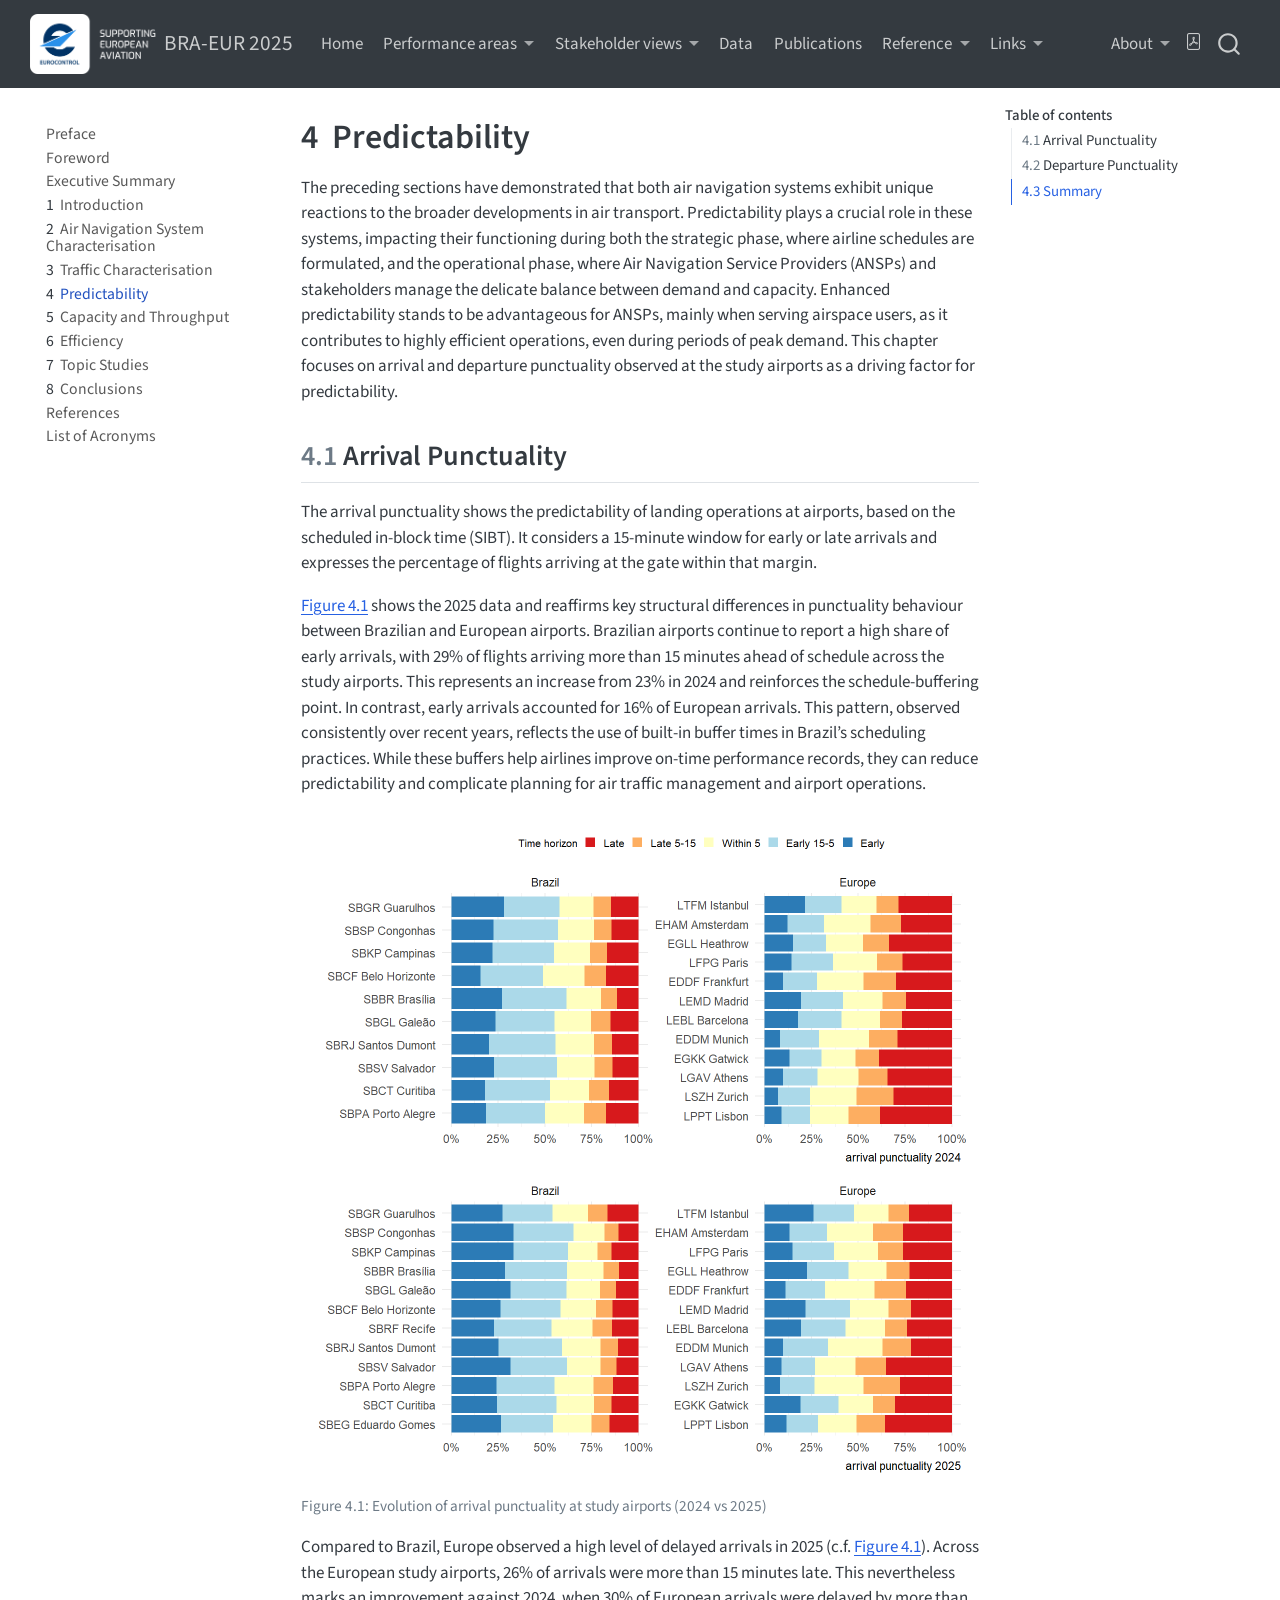
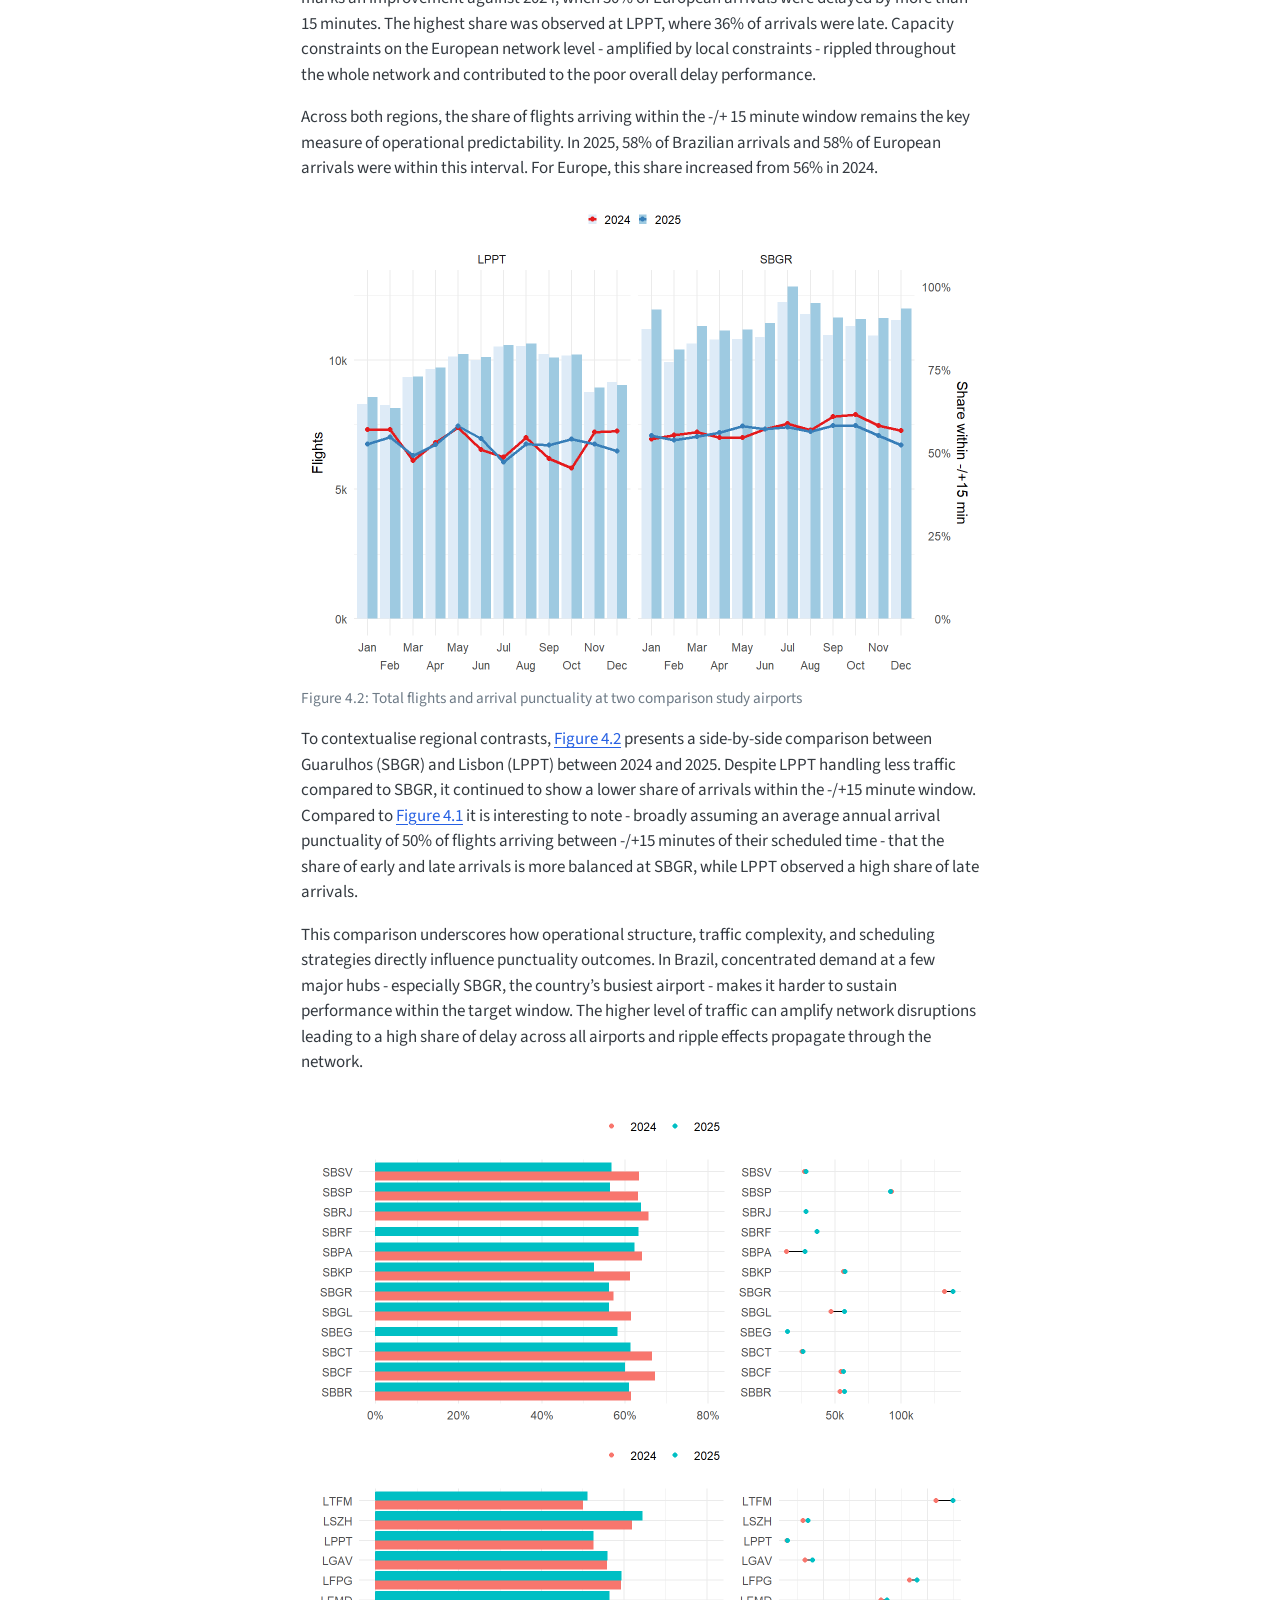
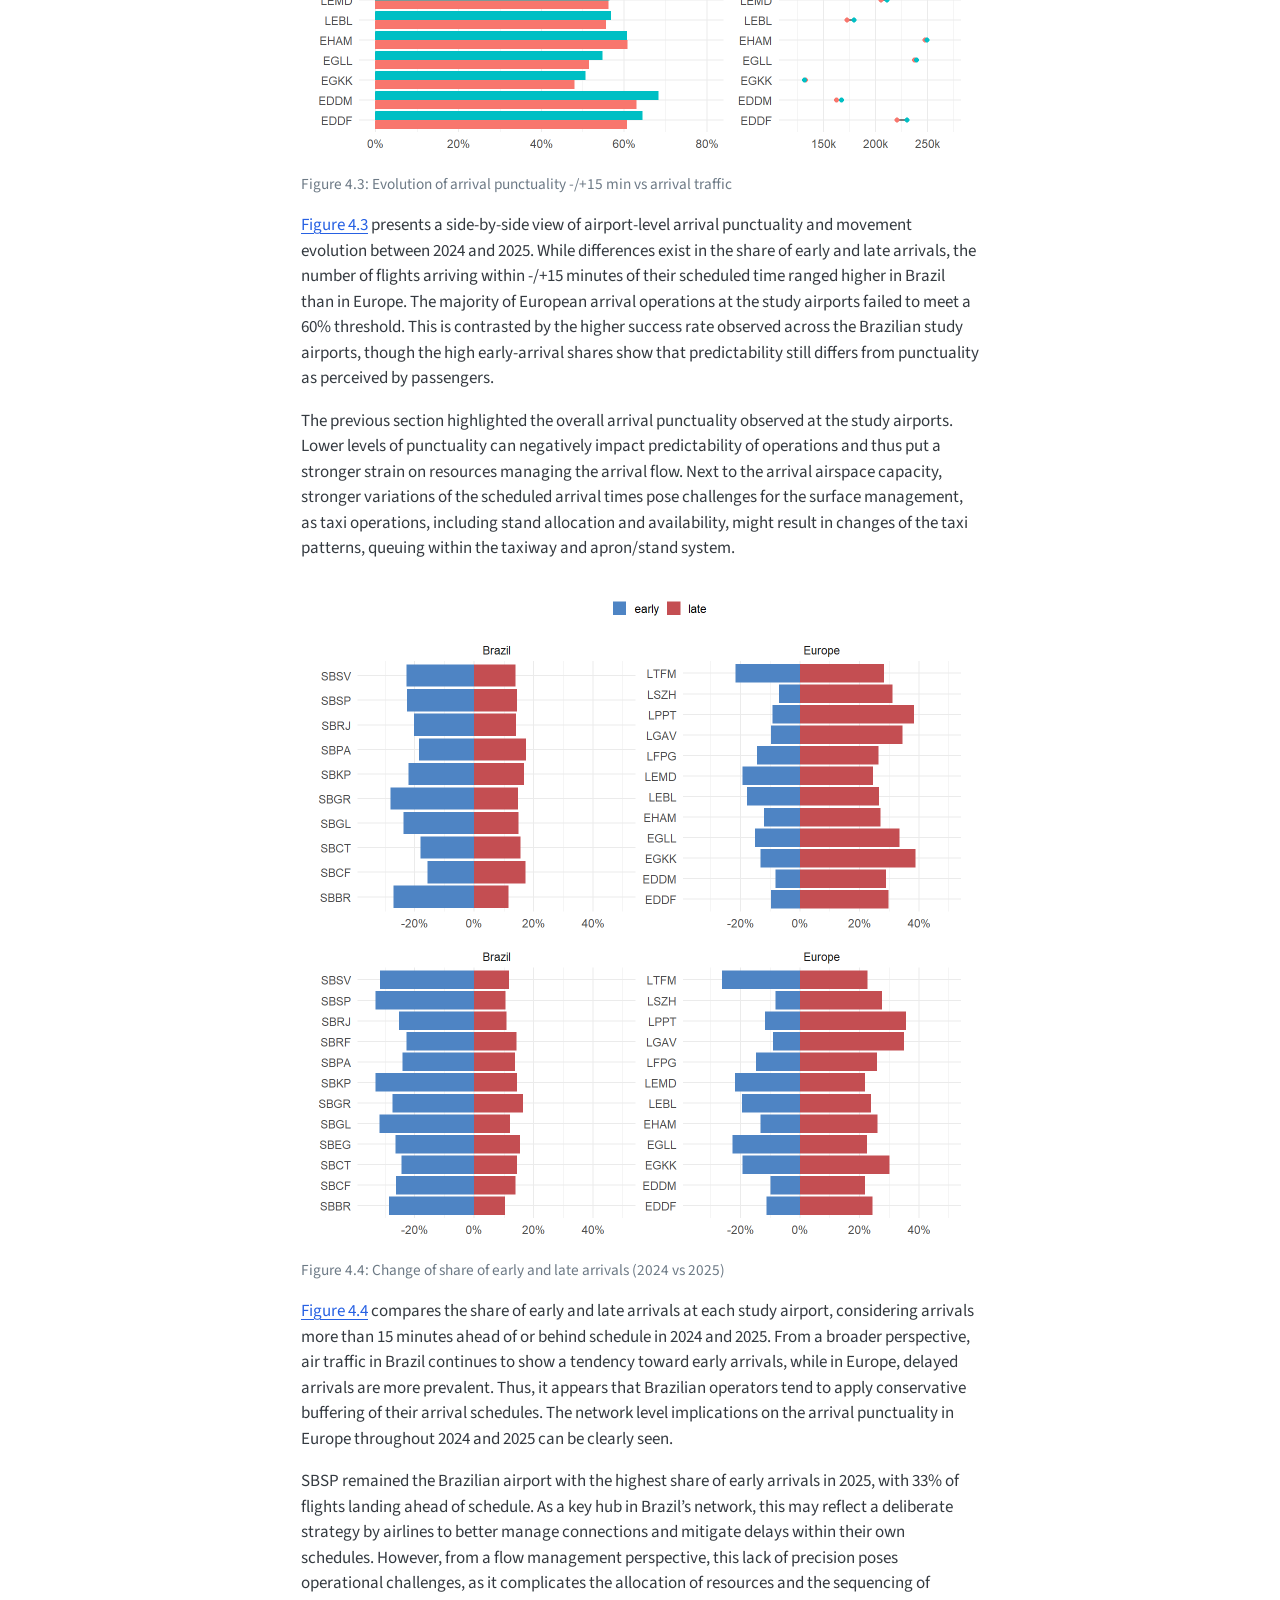
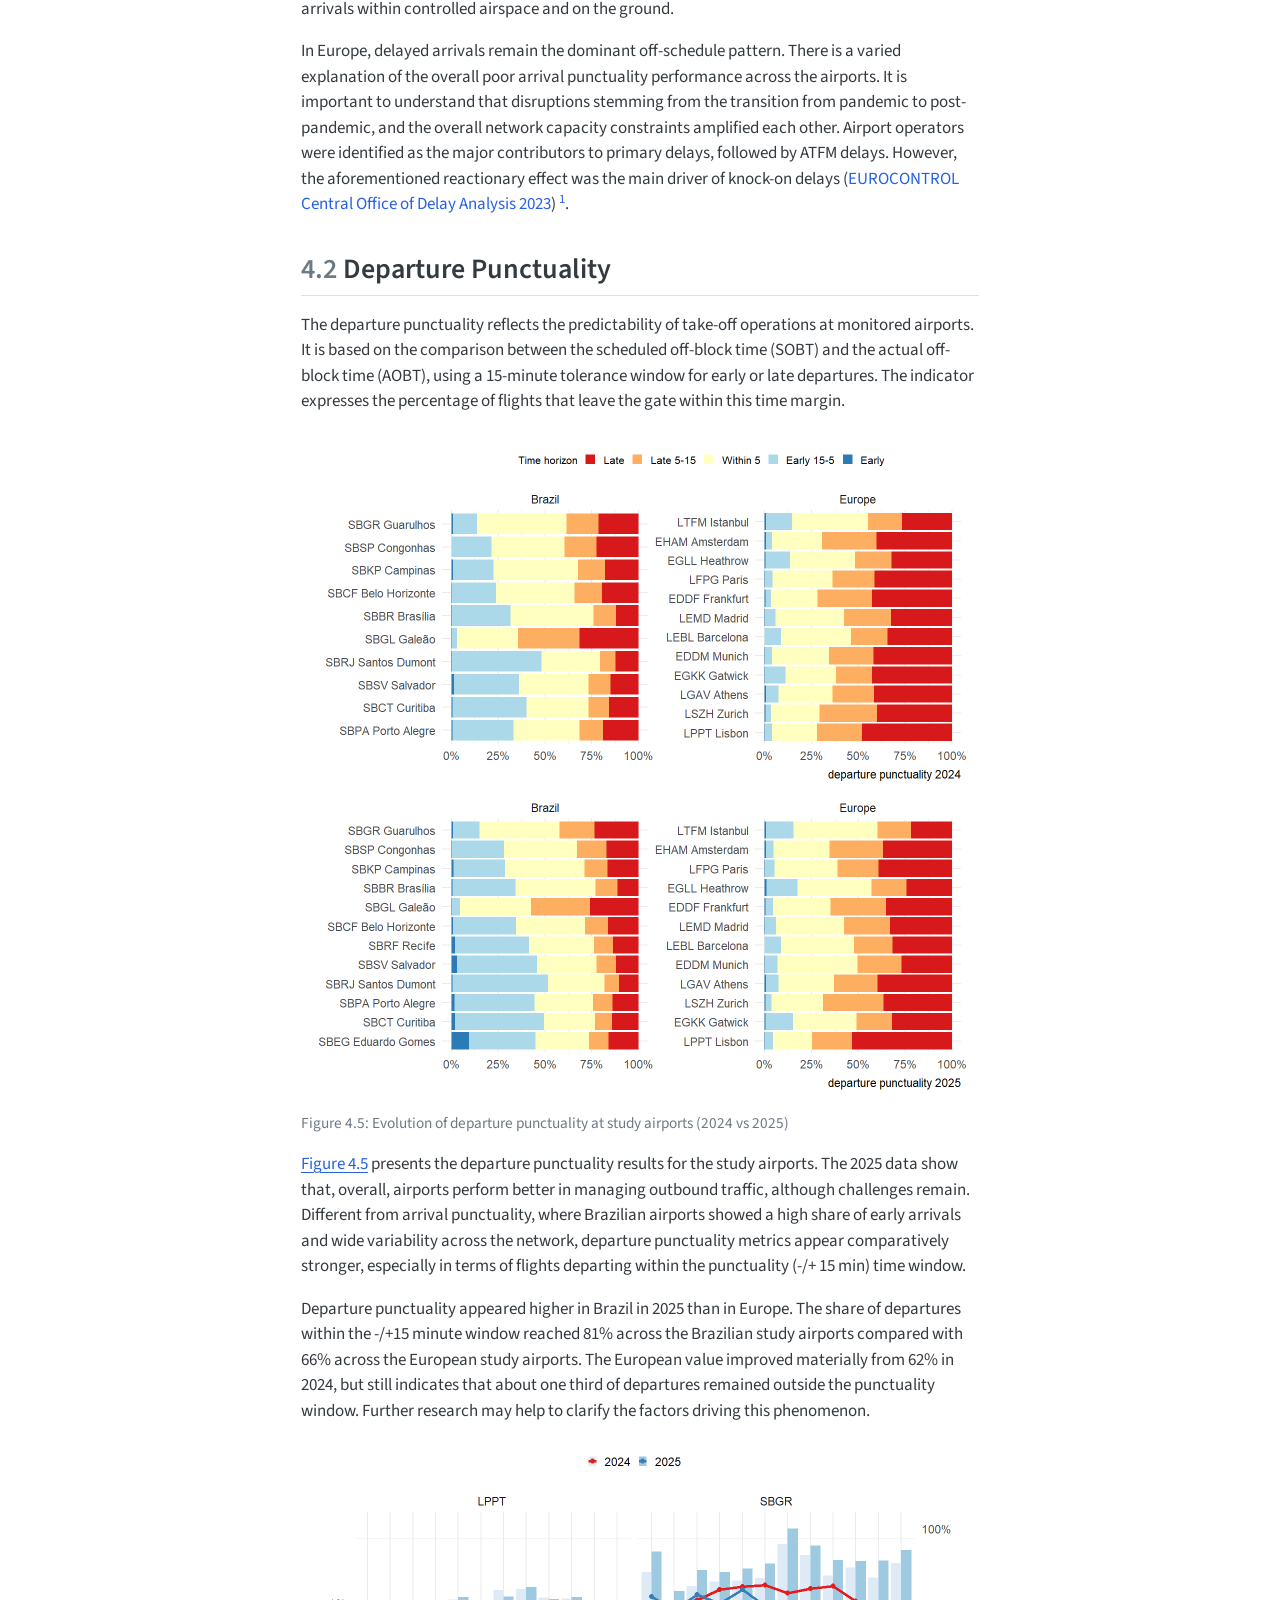
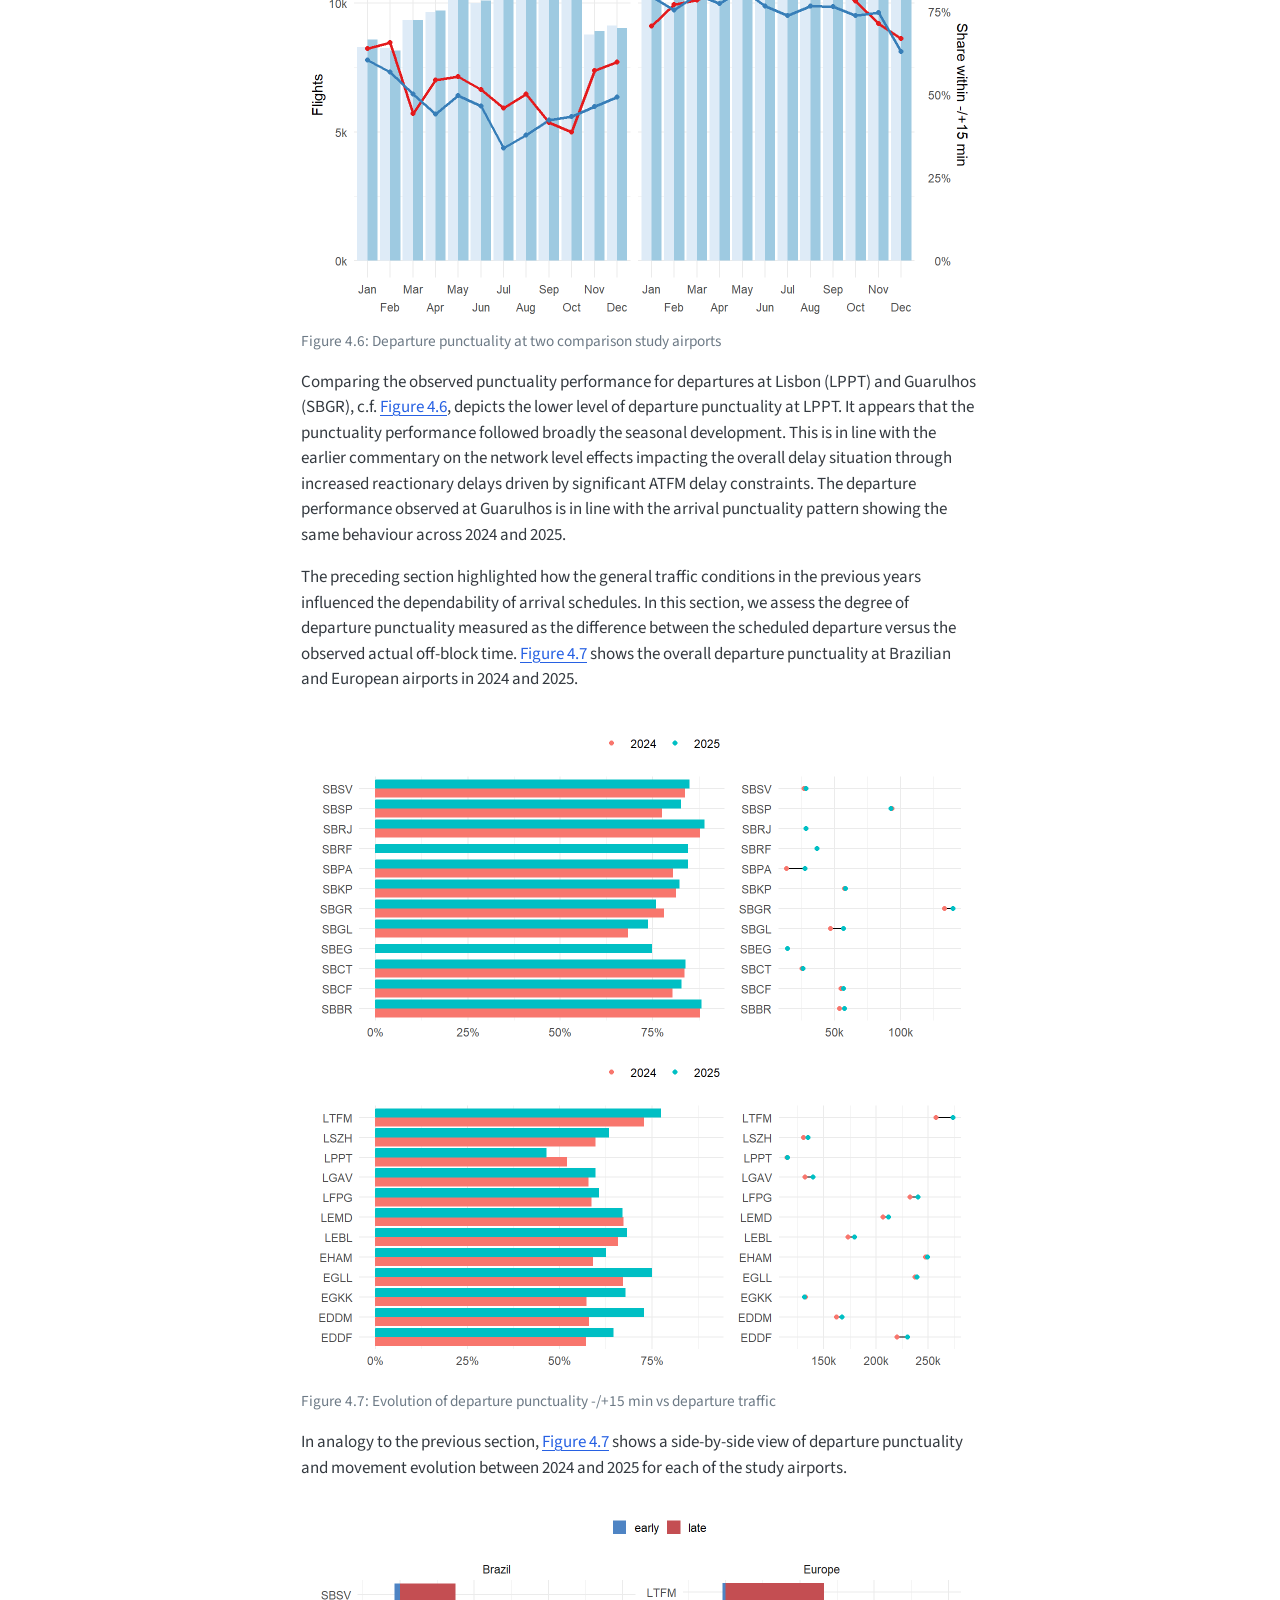
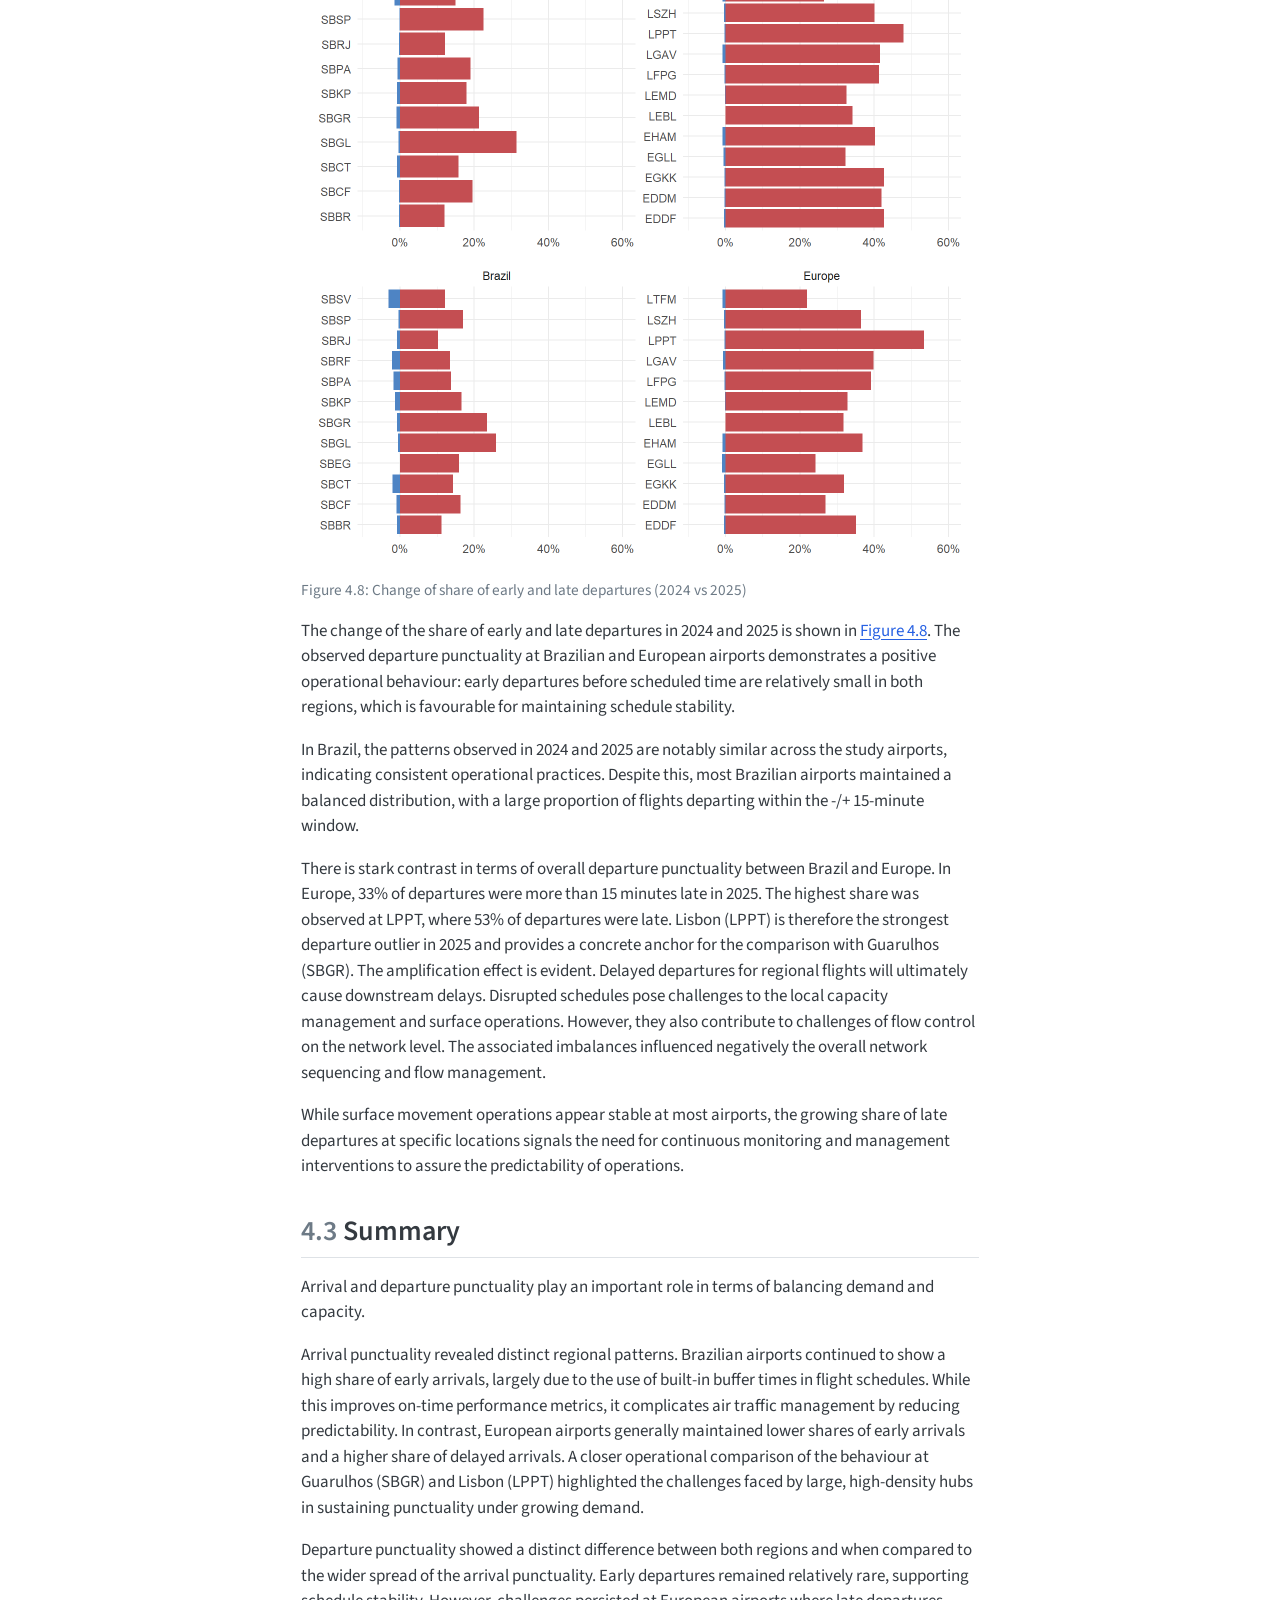
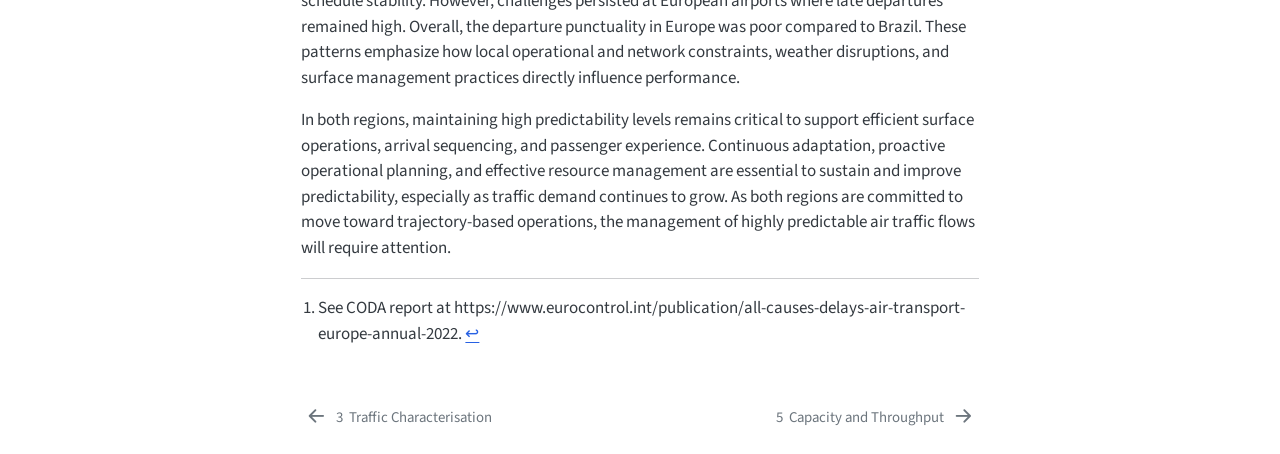
<file: docs/04-predictability.html>
<!DOCTYPE html>
<html xmlns="http://www.w3.org/1999/xhtml" lang="en" xml:lang="en"><head>

<meta charset="utf-8">
<meta name="generator" content="quarto-1.9.37">

<meta name="viewport" content="width=device-width, initial-scale=1.0, user-scalable=yes">


<title>4&nbsp; Predictability – Operational Comparison of ANS Performance</title>
<style>
/* Default styles provided by pandoc.
** See https://pandoc.org/MANUAL.html#variables-for-html for config info.
*/
code{white-space: pre-wrap;}
span.smallcaps{font-variant: small-caps;}
div.columns{display: flex; gap: min(4vw, 1.5em);}
div.column{flex: auto; overflow-x: auto;}
div.hanging-indent{margin-left: 1.5em; text-indent: -1.5em;}
ul.task-list{list-style: none;}
ul.task-list li input[type="checkbox"] {
  width: 0.8em;
  margin: 0 0.8em 0.2em -1em; /* quarto-specific, see https://github.com/quarto-dev/quarto-cli/issues/4556 */ 
  vertical-align: middle;
}
/* CSS for citations */
div.csl-bib-body { }
div.csl-entry {
  clear: both;
}
.hanging-indent div.csl-entry {
  margin-left:2em;
  text-indent:-2em;
}
div.csl-left-margin {
  min-width:2em;
  float:left;
}
div.csl-right-inline {
  margin-left:2em;
  padding-left:1em;
}
div.csl-indent {
  margin-left: 2em;
}</style>


<script src="site_libs/quarto-nav/quarto-nav.js"></script>
<script src="site_libs/quarto-nav/headroom.min.js"></script>
<script src="site_libs/clipboard/clipboard.min.js"></script>
<script src="site_libs/quarto-search/autocomplete.umd.js"></script>
<script src="site_libs/quarto-search/fuse.min.js"></script>
<script src="site_libs/quarto-search/quarto-search.js"></script>
<meta name="quarto:offset" content="./">
<link href="./05-capacity-throughput.html" rel="next">
<link href="./03-traffic_characterisation.html" rel="prev">
<script src="site_libs/quarto-html/quarto.js" type="module"></script>
<script src="site_libs/quarto-html/tabsets/tabsets.js" type="module"></script>
<script src="site_libs/quarto-html/popper.min.js"></script>
<script src="site_libs/quarto-html/tippy.umd.min.js"></script>
<script src="site_libs/quarto-html/anchor.min.js"></script>
<link href="site_libs/quarto-html/tippy.css" rel="stylesheet">
<link href="site_libs/quarto-html/quarto-syntax-highlighting-7f8f88aac4f3542376d5c11b86a4c14d.css" rel="stylesheet" id="quarto-text-highlighting-styles">
<script src="site_libs/bootstrap/bootstrap.min.js"></script>
<link href="site_libs/bootstrap/bootstrap-icons.css" rel="stylesheet">
<link href="site_libs/bootstrap/bootstrap-17070d80991f4343db7ac0cd94e3b77a.min.css" rel="stylesheet" append-hash="true" id="quarto-bootstrap" data-mode="light">
<script src="site_libs/quarto-contrib/iconify-3.0.0/iconify-icon.min.js"></script>
<script id="quarto-search-options" type="application/json">{
  "location": "navbar",
  "copy-button": false,
  "collapse-after": 3,
  "panel-placement": "end",
  "type": "overlay",
  "limit": 50,
  "keyboard-shortcut": [
    "f",
    "/",
    "s"
  ],
  "show-item-context": false,
  "language": {
    "search-no-results-text": "No results",
    "search-matching-documents-text": "matching documents",
    "search-copy-link-title": "Copy link to search",
    "search-hide-matches-text": "Hide additional matches",
    "search-more-match-text": "more match in this document",
    "search-more-matches-text": "more matches in this document",
    "search-clear-button-title": "Clear",
    "search-text-placeholder": "",
    "search-detached-cancel-button-title": "Cancel",
    "search-submit-button-title": "Submit",
    "search-label": "Search"
  }
}</script>
<link rel="stylesheet" href="https://cdnjs.cloudflare.com/ajax/libs/font-awesome/5.15.4/css/all.min.css">
<style>
  .navbar-logo {
    max-height: 60px;
  }
</style>
<!-- Matomo -->
<script>
  var _paq = window._paq = window._paq || [];
  _paq.push(['trackPageView']);
  _paq.push(['enableLinkTracking']);
  (function() {
    var u="//stats.eurocontrol.int/";
    _paq.push(['setTrackerUrl', u+'matomo.php']);
    _paq.push(['setSiteId', '26']);
    var d=document, g=d.createElement("script"), s=d.getElementsByTagName("script")[0];
    g.async=true; g.src=u+"matomo.js"; s.parentNode.insertBefore(g,s);
  })();
</script>
<!-- End Matomo Code -->


</head>

<body class="nav-sidebar floating nav-fixed quarto-light">

<div id="quarto-search-results"></div>
  <header id="quarto-header" class="headroom fixed-top">
    <nav class="navbar navbar-expand-lg " data-bs-theme="dark">
      <div class="navbar-container container-fluid">
      <div class="navbar-brand-container mx-auto">
    <a href="./index.html" class="navbar-brand navbar-brand-logo">
    <img src="./media/EUROCONTROL-logo-standard-rgb.png" alt="" class="navbar-logo light-content">
    <img src="./media/EUROCONTROL-logo-standard-rgb.png" alt="" class="navbar-logo dark-content">
    </a>
    <a class="navbar-brand" href="./index.html">
    <span class="navbar-title">BRA-EUR 2025</span>
    </a>
  </div>
            <div id="quarto-search" class="" title="Search"></div>
          <button class="navbar-toggler" type="button" data-bs-toggle="collapse" data-bs-target="#navbarCollapse" aria-controls="navbarCollapse" role="menu" aria-expanded="false" aria-label="Toggle navigation" onclick="if (window.quartoToggleHeadroom) { window.quartoToggleHeadroom(); }">
  <span class="navbar-toggler-icon"></span>
</button>
          <div class="collapse navbar-collapse" id="navbarCollapse">
            <ul class="navbar-nav navbar-nav-scroll me-auto">
  <li class="nav-item">
    <a class="nav-link" href="https://ansperformance.eu/"> 
<span class="menu-text">Home</span></a>
  </li>  
  <li class="nav-item dropdown ">
    <a class="nav-link dropdown-toggle" href="#" id="nav-menu-performance-areas" role="link" data-bs-toggle="dropdown" aria-expanded="false">
 <span class="menu-text">Performance areas</span>
    </a>
    <ul class="dropdown-menu" aria-labelledby="nav-menu-performance-areas">    
        <li>
    <a class="dropdown-item" href="https://www.eurocontrol.int/Economics/BalancedScorecard.html">
 <span class="dropdown-text"><iconify-icon role="img" inline="" icon="fa6-solid:th" aria-label="Icon th from fa6-solid Iconify.design set." title="Icon th from fa6-solid Iconify.design set."></iconify-icon>&nbsp;Balanced scorecard</span></a>
  </li>  
        <li>
    <a class="dropdown-item" href="https://ansperformance.eu/traffic/">
 <span class="dropdown-text"><iconify-icon role="img" inline="" icon="fa6-solid:plane-departure" aria-label="Icon plane-departure from fa6-solid Iconify.design set." title="Icon plane-departure from fa6-solid Iconify.design set."></iconify-icon>&nbsp;Traffic</span></a>
  </li>  
        <li>
    <a class="dropdown-item" href="https://www.eurocontrol.int/Economics/DailyTrafficVariation-States.html">
 <span class="dropdown-text">&nbsp;&nbsp;&nbsp;&nbsp;<span style="font-weight: normal">Daily traffic dashboard</span></span></a>
  </li>  
        <li>
    <a class="dropdown-item" href="https://www.eurocontrol.int/ServiceUnits/Dashboard/EnRouteMainDashboard.html">
 <span class="dropdown-text">&nbsp;&nbsp;&nbsp;<span style="font-weight: normal">Service units</span></span></a>
  </li>  
        <li>
    <a class="dropdown-item" href="https://ansperformance.eu/traffic/statfor/">
 <span class="dropdown-text">&nbsp;&nbsp;&nbsp;<span style="font-weight: normal">Traffic forecast</span></span></a>
  </li>  
        <li>
    <a class="dropdown-item" href="https://ansperformance.eu/traffic/punctuality/">
 <span class="dropdown-text"><iconify-icon role="img" inline="" icon="fa6-solid:calendar" aria-label="Icon calendar from fa6-solid Iconify.design set." title="Icon calendar from fa6-solid Iconify.design set."></iconify-icon>&nbsp;Punctuality</span></a>
  </li>  
        <li>
    <a class="dropdown-item" href="https://www.eurocontrol.int/Economics/DailyPunctuality-States.html">
 <span class="dropdown-text">&nbsp;&nbsp;&nbsp;&nbsp;<span style="font-weight: normal">Daily punctuality dashboard</span></span></a>
  </li>  
        <li>
    <a class="dropdown-item" href="https://ansperformance.eu/traffic/punctuality/#eurocontrol-area-network-view-1">
 <span class="dropdown-text">&nbsp;&nbsp;&nbsp;<span style="font-weight: normal">Network punctuality</span></span></a>
  </li>  
        <li>
    <a class="dropdown-item" href="https://ansperformance.eu/traffic/punctuality/#state-view-1">
 <span class="dropdown-text">&nbsp;&nbsp;&nbsp;<span style="font-weight: normal">State &amp; airport punctuality</span></span></a>
  </li>  
        <li>
    <a class="dropdown-item" href="https://ansperformance.eu/capacity/">
 <span class="dropdown-text"><iconify-icon role="img" inline="" icon="fa6-solid:clock" aria-label="Icon clock from fa6-solid Iconify.design set." title="Icon clock from fa6-solid Iconify.design set."></iconify-icon>&nbsp;En-route &amp; airport delays</span></a>
  </li>  
        <li>
    <a class="dropdown-item" href="https://www.eurocontrol.int/Economics/DailyDelay-States.html">
 <span class="dropdown-text">&nbsp;&nbsp;&nbsp;&nbsp;<span style="font-weight: normal">Daily ATFM delays dashboard</span></span></a>
  </li>  
        <li>
    <a class="dropdown-item" href="https://ansperformance.eu/capacity/atfm_ert/">
 <span class="dropdown-text">&nbsp;&nbsp;&nbsp;<span style="font-weight: normal">En-route ATFM delays</span></span></a>
  </li>  
        <li>
    <a class="dropdown-item" href="https://ansperformance.eu/capacity/atfm_apt/">
 <span class="dropdown-text">&nbsp;&nbsp;&nbsp;<span style="font-weight: normal">Airport ATFM delays</span></span></a>
  </li>  
        <li>
    <a class="dropdown-item" href="https://ansperformance.eu/capacity/tot_dly">
 <span class="dropdown-text">&nbsp;&nbsp;&nbsp;<span style="font-weight: normal">All-causes delays</span></span></a>
  </li>  
        <li>
    <a class="dropdown-item" href="https://ansperformance.eu/efficiency/">
 <span class="dropdown-text"><iconify-icon role="img" inline="" icon="fa6-solid:leaf" aria-label="Icon leaf from fa6-solid Iconify.design set." title="Icon leaf from fa6-solid Iconify.design set."></iconify-icon>&nbsp;Efficiency &amp; environment</span></a>
  </li>  
        <li>
    <a class="dropdown-item" href="https://ansperformance.eu/efficiency/emissions/">
 <span class="dropdown-text">&nbsp;&nbsp;&nbsp;<span style="font-weight: normal">CO<sub>2</sub> emissions</span></span></a>
  </li>  
        <li>
    <a class="dropdown-item" href="https://ansperformance.eu/efficiency/hfe/">
 <span class="dropdown-text">&nbsp;&nbsp;&nbsp;<span style="font-weight: normal">Horizontal flight efficiency</span></span></a>
  </li>  
        <li>
    <a class="dropdown-item" href="https://ansperformance.eu/efficiency/vfe/">
 <span class="dropdown-text">&nbsp;&nbsp;&nbsp;<span style="font-weight: normal">Vertical flight efficiency</span></span></a>
  </li>  
        <li>
    <a class="dropdown-item" href="https://ansperformance.eu/efficiency/asma/">
 <span class="dropdown-text">&nbsp;&nbsp;&nbsp;<span style="font-weight: normal">Terminal holdings</span></span></a>
  </li>  
        <li>
    <a class="dropdown-item" href="https://ansperformance.eu/efficiency/taxiout/">
 <span class="dropdown-text">&nbsp;&nbsp;&nbsp;<span style="font-weight: normal">Taxi-out</span></span></a>
  </li>  
        <li>
    <a class="dropdown-item" href="https://ansperformance.eu/efficiency/taxiin/">
 <span class="dropdown-text">&nbsp;&nbsp;&nbsp;<span style="font-weight: normal">Taxi-in</span></span></a>
  </li>  
        <li>
    <a class="dropdown-item" href="https://ansperformance.eu/economics/">
 <span class="dropdown-text"><iconify-icon role="img" inline="" icon="fa6-solid:euro-sign" aria-label="Icon euro-sign from fa6-solid Iconify.design set." title="Icon euro-sign from fa6-solid Iconify.design set."></iconify-icon>&nbsp;Economics</span></a>
  </li>  
        <li>
    <a class="dropdown-item" href="https://ansperformance.eu/economics/ace-overview/">
 <span class="dropdown-text">&nbsp;&nbsp;&nbsp;<span style="font-weight: normal">ATM cost-effectiveness (ACE)</span></span></a>
  </li>  
        <li>
    <a class="dropdown-item" href="https://www.eurocontrol.int/ServiceUnits/Dashboard/EnRouteUnitRates.html">
 <span class="dropdown-text">&nbsp;&nbsp;&nbsp;<span style="font-weight: normal">Unit rates and costs</span></span></a>
  </li>  
        <li>
    <a class="dropdown-item" href="https://www.eurocontrol.int/ServiceUnits/Dashboard/EnRouteMainDashboard.html">
 <span class="dropdown-text">&nbsp;&nbsp;&nbsp;<span style="font-weight: normal">Service units</span></span></a>
  </li>  
        <li>
    <a class="dropdown-item" href="https://ansperformance.eu/economics/finance/">
 <span class="dropdown-text">&nbsp;&nbsp;&nbsp;<span style="font-weight: normal">ANSPs financial dashboard</span></span></a>
  </li>  
        <li>
    <a class="dropdown-item" href="https://ansperformance.eu/economics/cba/">
 <span class="dropdown-text">&nbsp;&nbsp;&nbsp;<span style="font-weight: normal">Standard Inputs for Economic Analyses</span></span></a>
  </li>  
    </ul>
  </li>
  <li class="nav-item dropdown ">
    <a class="nav-link dropdown-toggle" href="#" id="nav-menu-stakeholder-views" role="link" data-bs-toggle="dropdown" aria-expanded="false">
 <span class="menu-text">Stakeholder views</span>
    </a>
    <ul class="dropdown-menu" aria-labelledby="nav-menu-stakeholder-views">    
        <li>
    <a class="dropdown-item" href="https://ansperformance.eu/dashboard/stakeholder/airport/">
 <span class="dropdown-text"><iconify-icon role="img" inline="" icon="fa6-solid:plane-arrival" aria-label="Icon plane-arrival from fa6-solid Iconify.design set." title="Icon plane-arrival from fa6-solid Iconify.design set."></iconify-icon>&nbsp;Airports</span></a>
  </li>  
        <li>
    <a class="dropdown-item" href="https://ansperformance.eu/dashboard/stakeholder/ansp/">
 <span class="dropdown-text"><iconify-icon role="img" inline="" icon="fa6-solid:compass" aria-label="Icon compass from fa6-solid Iconify.design set." title="Icon compass from fa6-solid Iconify.design set."></iconify-icon>&nbsp;Air navigation service provider</span></a>
  </li>  
        <li>
    <a class="dropdown-item" href="https://ansperformance.eu/dashboard/stakeholder/state/">
 <span class="dropdown-text"><iconify-icon role="img" inline="" icon="fa6-solid:globe" aria-label="Icon globe from fa6-solid Iconify.design set." title="Icon globe from fa6-solid Iconify.design set."></iconify-icon>&nbsp;States</span></a>
  </li>  
    </ul>
  </li>
  <li class="nav-item">
    <a class="nav-link" href="https://ansperformance.eu/data/"> 
<span class="menu-text">Data</span></a>
  </li>  
  <li class="nav-item">
    <a class="nav-link" href="https://ansperformance.eu/publications/"> 
<span class="menu-text">Publications</span></a>
  </li>  
  <li class="nav-item dropdown ">
    <a class="nav-link dropdown-toggle" href="#" id="nav-menu-reference" role="link" data-bs-toggle="dropdown" aria-expanded="false">
 <span class="menu-text">Reference</span>
    </a>
    <ul class="dropdown-menu" aria-labelledby="nav-menu-reference">    
        <li>
    <a class="dropdown-item" href="https://ansperformance.eu/definition/">
 <span class="dropdown-text"><iconify-icon role="img" inline="" icon="fa6-solid:marker" aria-label="Icon marker from fa6-solid Iconify.design set." title="Icon marker from fa6-solid Iconify.design set."></iconify-icon>&nbsp;Definitions</span></a>
  </li>  
        <li>
    <a class="dropdown-item" href="https://ansperformance.eu/methodology/">
 <span class="dropdown-text"><iconify-icon role="img" inline="" icon="fa6-solid:wrench" aria-label="Icon wrench from fa6-solid Iconify.design set." title="Icon wrench from fa6-solid Iconify.design set."></iconify-icon>&nbsp;Methodology</span></a>
  </li>  
        <li>
    <a class="dropdown-item" href="https://ansperformance.eu/acronym/">
 <span class="dropdown-text"><iconify-icon role="img" inline="" icon="fa6-solid:quote-left" aria-label="Icon quote-left from fa6-solid Iconify.design set." title="Icon quote-left from fa6-solid Iconify.design set."></iconify-icon>&nbsp;Acronyms</span></a>
  </li>  
        <li>
    <a class="dropdown-item" href="https://ansperformance.eu/bibliography/">
 <span class="dropdown-text"><iconify-icon role="img" inline="" icon="fa6-solid:book" aria-label="Icon book from fa6-solid Iconify.design set." title="Icon book from fa6-solid Iconify.design set."></iconify-icon>&nbsp;Bibliography</span></a>
  </li>  
    </ul>
  </li>
  <li class="nav-item dropdown ">
    <a class="nav-link dropdown-toggle" href="#" id="nav-menu-links" role="link" data-bs-toggle="dropdown" aria-expanded="false">
 <span class="menu-text">Links</span>
    </a>
    <ul class="dropdown-menu" aria-labelledby="nav-menu-links">    
        <li>
    <a class="dropdown-item" href="https://www.eurocontrol.int/">
 <span class="dropdown-text">EUROCONTROL <i class="fas fa-xs fa-external-link-alt"></i></span></a>
  </li>  
        <li>
    <a class="dropdown-item" href="https://www.eurocontrol.int/prudata/dashboard/">
 <span class="dropdown-text">Single European Sky (SES) portal <i class="fas fa-xs fa-external-link-alt"></i></span></a>
  </li>  
        <li>
    <a class="dropdown-item" href="https://www4.icao.int/ganpportal/">
 <span class="dropdown-text">ICAO GANP <i class="fas fa-xs fa-external-link-alt"></i></span></a>
  </li>  
        <li>
    <a class="dropdown-item" href="https://ext.eurocontrol.int/connectivity_web/from">
 <span class="dropdown-text">Connectivity dashboard <i class="fas fa-xs fa-external-link-alt"></i></span></a>
  </li>  
        <li>
    <a class="dropdown-item" href="https://ansperformance.eu/transformation/">
 <span class="dropdown-text">PRC Transformation Strategy</span></a>
  </li>  
        <li>
    <a class="dropdown-item" href="https://opdi.aero">
 <span class="dropdown-text">PRC Open Performance Data Initiative</span></a>
  </li>  
    </ul>
  </li>
</ul>
            <ul class="navbar-nav navbar-nav-scroll ms-auto">
  <li class="nav-item dropdown ">
    <a class="nav-link dropdown-toggle" href="#" id="nav-menu-about" role="link" data-bs-toggle="dropdown" aria-expanded="false">
 <span class="menu-text">About</span>
    </a>
    <ul class="dropdown-menu dropdown-menu-end" aria-labelledby="nav-menu-about">    
        <li>
    <a class="dropdown-item" href="https://ansperformance.eu/about/prc/">
 <span class="dropdown-text">About the PRC</span></a>
  </li>  
        <li>
    <a class="dropdown-item" href="https://ansperformance.eu/about/aiu/">
 <span class="dropdown-text">About the AIU</span></a>
  </li>  
        <li>
    <a class="dropdown-item" href="https://ansperformance.eu/about/us/">
 <span class="dropdown-text">About the PRU</span></a>
  </li>  
        <li>
    <a class="dropdown-item" href="https://ansperformance.eu/post/">
 <span class="dropdown-text">Release notes</span></a>
  </li>  
        <li>
    <a class="dropdown-item" href="https://ansperformance.eu/about/disclaimer/">
 <span class="dropdown-text">Disclaimer</span></a>
  </li>  
    </ul>
  </li>
</ul>
          </div> <!-- /navcollapse -->
            <div class="quarto-navbar-tools">
    <a href="./Operational-Comparison-of-ANS-Performance.pdf" title="Download PDF" class="quarto-navigation-tool px-1" aria-label="Download PDF"><i class="bi bi-file-pdf"></i></a>
</div>
      </div> <!-- /container-fluid -->
    </nav>
  <nav class="quarto-secondary-nav">
    <div class="container-fluid d-flex">
      <button type="button" class="quarto-btn-toggle btn" data-bs-toggle="collapse" role="button" data-bs-target=".quarto-sidebar-collapse-item" aria-controls="quarto-sidebar" aria-expanded="false" aria-label="Toggle sidebar navigation" onclick="if (window.quartoToggleHeadroom) { window.quartoToggleHeadroom(); }">
        <i class="bi bi-layout-text-sidebar-reverse"></i>
      </button>
        <nav class="quarto-page-breadcrumbs" aria-label="breadcrumb"><ol class="breadcrumb"><li class="breadcrumb-item"><a href="./04-predictability.html"><span class="chapter-number">4</span>&nbsp; <span class="chapter-title">Predictability</span></a></li></ol></nav>
        <a class="flex-grow-1" role="navigation" data-bs-toggle="collapse" data-bs-target=".quarto-sidebar-collapse-item" aria-controls="quarto-sidebar" aria-expanded="false" aria-label="Toggle sidebar navigation" onclick="if (window.quartoToggleHeadroom) { window.quartoToggleHeadroom(); }">      
        </a>
    </div>
  </nav>
</header>
<!-- content -->
<div id="quarto-content" class="quarto-container page-columns page-rows-contents page-layout-article page-navbar">
<!-- sidebar -->
  <nav id="quarto-sidebar" class="sidebar collapse collapse-horizontal quarto-sidebar-collapse-item sidebar-navigation floating overflow-auto">
    <div class="sidebar-menu-container"> 
    <ul class="list-unstyled mt-1">
        <li class="sidebar-item">
  <div class="sidebar-item-container"> 
  <a href="./index.html" class="sidebar-item-text sidebar-link">
 <span class="menu-text">Preface</span></a>
  </div>
</li>
        <li class="sidebar-item">
  <div class="sidebar-item-container"> 
  <a href="./00-foreword.html" class="sidebar-item-text sidebar-link">
 <span class="menu-text">Foreword</span></a>
  </div>
</li>
        <li class="sidebar-item">
  <div class="sidebar-item-container"> 
  <a href="./00-executive-summary.html" class="sidebar-item-text sidebar-link">
 <span class="menu-text">Executive Summary</span></a>
  </div>
</li>
        <li class="sidebar-item">
  <div class="sidebar-item-container"> 
  <a href="./01-intro.html" class="sidebar-item-text sidebar-link">
 <span class="menu-text"><span class="chapter-number">1</span>&nbsp; <span class="chapter-title">Introduction</span></span></a>
  </div>
</li>
        <li class="sidebar-item">
  <div class="sidebar-item-container"> 
  <a href="./02-system-overview.html" class="sidebar-item-text sidebar-link">
 <span class="menu-text"><span class="chapter-number">2</span>&nbsp; <span class="chapter-title">Air Navigation System Characterisation</span></span></a>
  </div>
</li>
        <li class="sidebar-item">
  <div class="sidebar-item-container"> 
  <a href="./03-traffic_characterisation.html" class="sidebar-item-text sidebar-link">
 <span class="menu-text"><span class="chapter-number">3</span>&nbsp; <span class="chapter-title">Traffic Characterisation</span></span></a>
  </div>
</li>
        <li class="sidebar-item">
  <div class="sidebar-item-container"> 
  <a href="./04-predictability.html" class="sidebar-item-text sidebar-link active">
 <span class="menu-text"><span class="chapter-number">4</span>&nbsp; <span class="chapter-title">Predictability</span></span></a>
  </div>
</li>
        <li class="sidebar-item">
  <div class="sidebar-item-container"> 
  <a href="./05-capacity-throughput.html" class="sidebar-item-text sidebar-link">
 <span class="menu-text"><span class="chapter-number">5</span>&nbsp; <span class="chapter-title">Capacity and Throughput</span></span></a>
  </div>
</li>
        <li class="sidebar-item">
  <div class="sidebar-item-container"> 
  <a href="./06-efficiency.html" class="sidebar-item-text sidebar-link">
 <span class="menu-text"><span class="chapter-number">6</span>&nbsp; <span class="chapter-title">Efficiency</span></span></a>
  </div>
</li>
        <li class="sidebar-item">
  <div class="sidebar-item-container"> 
  <a href="./09-studies.html" class="sidebar-item-text sidebar-link">
 <span class="menu-text"><span class="chapter-number">7</span>&nbsp; <span class="chapter-title">Topic Studies</span></span></a>
  </div>
</li>
        <li class="sidebar-item">
  <div class="sidebar-item-container"> 
  <a href="./10-conclusions.html" class="sidebar-item-text sidebar-link">
 <span class="menu-text"><span class="chapter-number">8</span>&nbsp; <span class="chapter-title">Conclusions</span></span></a>
  </div>
</li>
        <li class="sidebar-item">
  <div class="sidebar-item-container"> 
  <a href="./99-references.html" class="sidebar-item-text sidebar-link">
 <span class="menu-text">References</span></a>
  </div>
</li>
        <li class="sidebar-item">
  <div class="sidebar-item-container"> 
  <a href="./A1-appendix.html" class="sidebar-item-text sidebar-link">
 <span class="menu-text">List of Acronyms</span></a>
  </div>
</li>
    </ul>
    </div>
</nav>
<div id="quarto-sidebar-glass" class="quarto-sidebar-collapse-item" data-bs-toggle="collapse" data-bs-target=".quarto-sidebar-collapse-item"></div>
<!-- margin-sidebar -->
    <div id="quarto-margin-sidebar" class="sidebar margin-sidebar">
        <nav id="TOC" role="doc-toc" class="toc-active">
    <h2 id="toc-title">Table of contents</h2>
   
  <ul>
  <li><a href="#arrival-punctuality" id="toc-arrival-punctuality" class="nav-link active" data-scroll-target="#arrival-punctuality"><span class="header-section-number">4.1</span> Arrival Punctuality</a></li>
  <li><a href="#departure-punctuality" id="toc-departure-punctuality" class="nav-link" data-scroll-target="#departure-punctuality"><span class="header-section-number">4.2</span> Departure Punctuality</a></li>
  <li><a href="#summary" id="toc-summary" class="nav-link" data-scroll-target="#summary"><span class="header-section-number">4.3</span> Summary</a></li>
  </ul>
</nav>
    </div>
<!-- main -->
<main class="content" id="quarto-document-content">

<header id="title-block-header" class="quarto-title-block default">
<div class="quarto-title">
<h1 class="title"><span class="chapter-number">4</span>&nbsp; <span class="chapter-title">Predictability</span></h1>
</div>



<div class="quarto-title-meta">

    
  
    
  </div>
  


</header>


<p>The preceding sections have demonstrated that both air navigation systems exhibit unique reactions to the broader developments in air transport. Predictability plays a crucial role in these systems, impacting their functioning during both the strategic phase, where airline schedules are formulated, and the operational phase, where Air Navigation Service Providers (ANSPs) and stakeholders manage the delicate balance between demand and capacity. Enhanced predictability stands to be advantageous for ANSPs, mainly when serving airspace users, as it contributes to highly efficient operations, even during periods of peak demand. This chapter focuses on arrival and departure punctuality observed at the study airports as a driving factor for predictability.</p>
<section id="arrival-punctuality" class="level2" data-number="4.1">
<h2 data-number="4.1" class="anchored" data-anchor-id="arrival-punctuality"><span class="header-section-number">4.1</span> Arrival Punctuality</h2>
<p>The arrival punctuality shows the predictability of landing operations at airports, based on the scheduled in-block time (SIBT). It considers a 15-minute window for early or late arrivals and expresses the percentage of flights arriving at the gate within that margin.</p>
<p><a href="#fig-arrival-punc" class="quarto-xref">Figure&nbsp;<span>4.1</span></a> shows the 2025 data and reaffirms key structural differences in punctuality behaviour between Brazilian and European airports. Brazilian airports continue to report a high share of early arrivals, with 29% of flights arriving more than 15 minutes ahead of schedule across the study airports. This represents an increase from 23% in 2024 and reinforces the schedule-buffering point. In contrast, early arrivals accounted for 16% of European arrivals. This pattern, observed consistently over recent years, reflects the use of built-in buffer times in Brazil’s scheduling practices. While these buffers help airlines improve on-time performance records, they can reduce predictability and complicate planning for air traffic management and airport operations.</p>
<div class="cell">
<div class="cell-output-display">
<div id="fig-arrival-punc" class="quarto-float quarto-figure quarto-figure-center anchored">
<figure class="quarto-float quarto-float-fig figure">
<div aria-describedby="fig-arrival-punc-caption-0ceaefa1-69ba-4598-a22c-09a6ac19f8ca">
<img src="04-predictability_files/figure-html/fig-arrival-punc-1.png" class="img-fluid figure-img" width="672">
</div>
<figcaption class="quarto-float-caption-bottom quarto-float-caption quarto-float-fig" id="fig-arrival-punc-caption-0ceaefa1-69ba-4598-a22c-09a6ac19f8ca">
Figure&nbsp;4.1: Evolution of arrival punctuality at study airports (2024 vs 2025)
</figcaption>
</figure>
</div>
</div>
</div>
<p>Compared to Brazil, Europe observed a high level of delayed arrivals in 2025 (c.f. <a href="#fig-arrival-punc" class="quarto-xref">Figure&nbsp;<span>4.1</span></a>). Across the European study airports, 26% of arrivals were more than 15 minutes late. This nevertheless marks an improvement against 2024, when 30% of European arrivals were delayed by more than 15 minutes. The highest share was observed at LPPT, where 36% of arrivals were late. Capacity constraints on the European network level - amplified by local constraints - rippled throughout the whole network and contributed to the poor overall delay performance.</p>
<p>Across both regions, the share of flights arriving within the -/+ 15 minute window remains the key measure of operational predictability. In 2025, 58% of Brazilian arrivals and 58% of European arrivals were within this interval. For Europe, this share increased from 56% in 2024.</p>
<div class="cell">
<div class="cell-output-display">
<div id="fig-arr-punc-comparison-apts" class="quarto-float quarto-figure quarto-figure-center anchored">
<figure class="quarto-float quarto-float-fig figure">
<div aria-describedby="fig-arr-punc-comparison-apts-caption-0ceaefa1-69ba-4598-a22c-09a6ac19f8ca">
<img src="04-predictability_files/figure-html/fig-arr-punc-comparison-apts-1.png" class="img-fluid figure-img" width="672">
</div>
<figcaption class="quarto-float-caption-bottom quarto-float-caption quarto-float-fig" id="fig-arr-punc-comparison-apts-caption-0ceaefa1-69ba-4598-a22c-09a6ac19f8ca">
Figure&nbsp;4.2: Total flights and arrival punctuality at two comparison study airports
</figcaption>
</figure>
</div>
</div>
</div>
<p>To contextualise regional contrasts, <a href="#fig-arr-punc-comparison-apts" class="quarto-xref">Figure&nbsp;<span>4.2</span></a> presents a side-by-side comparison between Guarulhos (SBGR) and Lisbon (LPPT) between 2024 and 2025. Despite LPPT handling less traffic compared to SBGR, it continued to show a lower share of arrivals within the -/+15 minute window. Compared to <a href="#fig-arrival-punc" class="quarto-xref">Figure&nbsp;<span>4.1</span></a> it is interesting to note - broadly assuming an average annual arrival punctuality of 50% of flights arriving between -/+15 minutes of their scheduled time - that the share of early and late arrivals is more balanced at SBGR, while LPPT observed a high share of late arrivals.</p>
<p>This comparison underscores how operational structure, traffic complexity, and scheduling strategies directly influence punctuality outcomes. In Brazil, concentrated demand at a few major hubs - especially SBGR, the country’s busiest airport - makes it harder to sustain performance within the target window. The higher level of traffic can amplify network disruptions leading to a high share of delay across all airports and ripple effects propagate through the network.</p>
<div class="cell">
<div class="cell-output-display">
<div id="fig-puncvstfc-arr" class="quarto-float quarto-figure quarto-figure-center anchored">
<figure class="quarto-float quarto-float-fig figure">
<div aria-describedby="fig-puncvstfc-arr-caption-0ceaefa1-69ba-4598-a22c-09a6ac19f8ca">
<img src="04-predictability_files/figure-html/fig-puncvstfc-arr-1.png" class="img-fluid figure-img" width="672">
</div>
<figcaption class="quarto-float-caption-bottom quarto-float-caption quarto-float-fig" id="fig-puncvstfc-arr-caption-0ceaefa1-69ba-4598-a22c-09a6ac19f8ca">
Figure&nbsp;4.3: Evolution of arrival punctuality -/+15 min vs arrival traffic
</figcaption>
</figure>
</div>
</div>
</div>
<p><a href="#fig-puncvstfc-arr" class="quarto-xref">Figure&nbsp;<span>4.3</span></a> presents a side-by-side view of airport-level arrival punctuality and movement evolution between 2024 and 2025. While differences exist in the share of early and late arrivals, the number of flights arriving within -/+15 minutes of their scheduled time ranged higher in Brazil than in Europe. The majority of European arrival operations at the study airports failed to meet a 60% threshold. This is contrasted by the higher success rate observed across the Brazilian study airports, though the high early-arrival shares show that predictability still differs from punctuality as perceived by passengers.</p>
<p>The previous section highlighted the overall arrival punctuality observed at the study airports. Lower levels of punctuality can negatively impact predictability of operations and thus put a stronger strain on resources managing the arrival flow. Next to the arrival airspace capacity, stronger variations of the scheduled arrival times pose challenges for the surface management, as taxi operations, including stand allocation and availability, might result in changes of the taxi patterns, queuing within the taxiway and apron/stand system.</p>
<div class="cell">
<div class="cell-output-display">
<div id="fig-early-vs-late-arrivals" class="quarto-float quarto-figure quarto-figure-center anchored">
<figure class="quarto-float quarto-float-fig figure">
<div aria-describedby="fig-early-vs-late-arrivals-caption-0ceaefa1-69ba-4598-a22c-09a6ac19f8ca">
<img src="04-predictability_files/figure-html/fig-early-vs-late-arrivals-1.png" class="img-fluid figure-img" width="672">
</div>
<figcaption class="quarto-float-caption-bottom quarto-float-caption quarto-float-fig" id="fig-early-vs-late-arrivals-caption-0ceaefa1-69ba-4598-a22c-09a6ac19f8ca">
Figure&nbsp;4.4: Change of share of early and late arrivals (2024 vs 2025)
</figcaption>
</figure>
</div>
</div>
</div>
<p><a href="#fig-early-vs-late-arrivals" class="quarto-xref">Figure&nbsp;<span>4.4</span></a> compares the share of early and late arrivals at each study airport, considering arrivals more than 15 minutes ahead of or behind schedule in 2024 and 2025. From a broader perspective, air traffic in Brazil continues to show a tendency toward early arrivals, while in Europe, delayed arrivals are more prevalent. Thus, it appears that Brazilian operators tend to apply conservative buffering of their arrival schedules. The network level implications on the arrival punctuality in Europe throughout 2024 and 2025 can be clearly seen.</p>
<p>SBSP remained the Brazilian airport with the highest share of early arrivals in 2025, with 33% of flights landing ahead of schedule. As a key hub in Brazil’s network, this may reflect a deliberate strategy by airlines to better manage connections and mitigate delays within their own schedules. However, from a flow management perspective, this lack of precision poses operational challenges, as it complicates the allocation of resources and the sequencing of arrivals within controlled airspace and on the ground.</p>
<p>In Europe, delayed arrivals remain the dominant off-schedule pattern. There is a varied explanation of the overall poor arrival punctuality performance across the airports. It is important to understand that disruptions stemming from the transition from pandemic to post-pandemic, and the overall network capacity constraints amplified each other. Airport operators were identified as the major contributors to primary delays, followed by ATFM delays. However, the aforementioned reactionary effect was the main driver of knock-on delays <span class="citation" data-cites="CODA-2023">(<a href="99-references.html#ref-CODA-2023" role="doc-biblioref">EUROCONTROL Central Office of Delay Analysis 2023</a>)</span> <a href="#fn1" class="footnote-ref" id="fnref1" role="doc-noteref"><sup>1</sup></a>.</p>
</section>
<section id="departure-punctuality" class="level2" data-number="4.2">
<h2 data-number="4.2" class="anchored" data-anchor-id="departure-punctuality"><span class="header-section-number">4.2</span> Departure Punctuality</h2>
<p>The departure punctuality reflects the predictability of take-off operations at monitored airports. It is based on the comparison between the scheduled off-block time (SOBT) and the actual off-block time (AOBT), using a 15-minute tolerance window for early or late departures. The indicator expresses the percentage of flights that leave the gate within this time margin.</p>
<div class="cell">
<div class="cell-output-display">
<div id="fig-departure-punc" class="quarto-float quarto-figure quarto-figure-center anchored">
<figure class="quarto-float quarto-float-fig figure">
<div aria-describedby="fig-departure-punc-caption-0ceaefa1-69ba-4598-a22c-09a6ac19f8ca">
<img src="04-predictability_files/figure-html/fig-departure-punc-1.png" class="img-fluid figure-img" width="672">
</div>
<figcaption class="quarto-float-caption-bottom quarto-float-caption quarto-float-fig" id="fig-departure-punc-caption-0ceaefa1-69ba-4598-a22c-09a6ac19f8ca">
Figure&nbsp;4.5: Evolution of departure punctuality at study airports (2024 vs 2025)
</figcaption>
</figure>
</div>
</div>
</div>
<p><a href="#fig-departure-punc" class="quarto-xref">Figure&nbsp;<span>4.5</span></a> presents the departure punctuality results for the study airports. The 2025 data show that, overall, airports perform better in managing outbound traffic, although challenges remain. Different from arrival punctuality, where Brazilian airports showed a high share of early arrivals and wide variability across the network, departure punctuality metrics appear comparatively stronger, especially in terms of flights departing within the punctuality (-/+ 15 min) time window.</p>
<p>Departure punctuality appeared higher in Brazil in 2025 than in Europe. The share of departures within the -/+15 minute window reached 81% across the Brazilian study airports compared with 66% across the European study airports. The European value improved materially from 62% in 2024, but still indicates that about one third of departures remained outside the punctuality window. Further research may help to clarify the factors driving this phenomenon.</p>
<div class="cell">
<div class="cell-output-display">
<div id="fig-dep-punc-comparison-apts" class="quarto-float quarto-figure quarto-figure-center anchored">
<figure class="quarto-float quarto-float-fig figure">
<div aria-describedby="fig-dep-punc-comparison-apts-caption-0ceaefa1-69ba-4598-a22c-09a6ac19f8ca">
<img src="04-predictability_files/figure-html/fig-dep-punc-comparison-apts-1.png" class="img-fluid figure-img" width="672">
</div>
<figcaption class="quarto-float-caption-bottom quarto-float-caption quarto-float-fig" id="fig-dep-punc-comparison-apts-caption-0ceaefa1-69ba-4598-a22c-09a6ac19f8ca">
Figure&nbsp;4.6: Departure punctuality at two comparison study airports
</figcaption>
</figure>
</div>
</div>
</div>
<p>Comparing the observed punctuality performance for departures at Lisbon (LPPT) and Guarulhos (SBGR), c.f. <a href="#fig-dep-punc-comparison-apts" class="quarto-xref">Figure&nbsp;<span>4.6</span></a>, depicts the lower level of departure punctuality at LPPT. It appears that the punctuality performance followed broadly the seasonal development. This is in line with the earlier commentary on the network level effects impacting the overall delay situation through increased reactionary delays driven by significant ATFM delay constraints. The departure performance observed at Guarulhos is in line with the arrival punctuality pattern showing the same behaviour across 2024 and 2025.</p>
<p>The preceding section highlighted how the general traffic conditions in the previous years influenced the dependability of arrival schedules. In this section, we assess the degree of departure punctuality measured as the difference between the scheduled departure versus the observed actual off-block time. <a href="#fig-puncvstfc-dep" class="quarto-xref">Figure&nbsp;<span>4.7</span></a> shows the overall departure punctuality at Brazilian and European airports in 2024 and 2025.</p>
<div class="cell">
<div class="cell-output-display">
<div id="fig-puncvstfc-dep" class="quarto-float quarto-figure quarto-figure-center anchored">
<figure class="quarto-float quarto-float-fig figure">
<div aria-describedby="fig-puncvstfc-dep-caption-0ceaefa1-69ba-4598-a22c-09a6ac19f8ca">
<img src="04-predictability_files/figure-html/fig-puncvstfc-dep-1.png" class="img-fluid figure-img" width="672">
</div>
<figcaption class="quarto-float-caption-bottom quarto-float-caption quarto-float-fig" id="fig-puncvstfc-dep-caption-0ceaefa1-69ba-4598-a22c-09a6ac19f8ca">
Figure&nbsp;4.7: Evolution of departure punctuality -/+15 min vs departure traffic
</figcaption>
</figure>
</div>
</div>
</div>
<p>In analogy to the previous section, <a href="#fig-puncvstfc-dep" class="quarto-xref">Figure&nbsp;<span>4.7</span></a> shows a side-by-side view of departure punctuality and movement evolution between 2024 and 2025 for each of the study airports.</p>
<div class="cell">
<div class="cell-output-display">
<div id="fig-early-vs-late-departures" class="quarto-float quarto-figure quarto-figure-center anchored">
<figure class="quarto-float quarto-float-fig figure">
<div aria-describedby="fig-early-vs-late-departures-caption-0ceaefa1-69ba-4598-a22c-09a6ac19f8ca">
<img src="04-predictability_files/figure-html/fig-early-vs-late-departures-1.png" class="img-fluid figure-img" width="672">
</div>
<figcaption class="quarto-float-caption-bottom quarto-float-caption quarto-float-fig" id="fig-early-vs-late-departures-caption-0ceaefa1-69ba-4598-a22c-09a6ac19f8ca">
Figure&nbsp;4.8: Change of share of early and late departures (2024 vs 2025)
</figcaption>
</figure>
</div>
</div>
</div>
<p>The change of the share of early and late departures in 2024 and 2025 is shown in <a href="#fig-early-vs-late-departures" class="quarto-xref">Figure&nbsp;<span>4.8</span></a>. The observed departure punctuality at Brazilian and European airports demonstrates a positive operational behaviour: early departures before scheduled time are relatively small in both regions, which is favourable for maintaining schedule stability.</p>
<p>In Brazil, the patterns observed in 2024 and 2025 are notably similar across the study airports, indicating consistent operational practices. Despite this, most Brazilian airports maintained a balanced distribution, with a large proportion of flights departing within the -/+ 15-minute window.</p>
<p>There is stark contrast in terms of overall departure punctuality between Brazil and Europe. In Europe, 33% of departures were more than 15 minutes late in 2025. The highest share was observed at LPPT, where 53% of departures were late. Lisbon (LPPT) is therefore the strongest departure outlier in 2025 and provides a concrete anchor for the comparison with Guarulhos (SBGR). The amplification effect is evident. Delayed departures for regional flights will ultimately cause downstream delays. Disrupted schedules pose challenges to the local capacity management and surface operations. However, they also contribute to challenges of flow control on the network level. The associated imbalances influenced negatively the overall network sequencing and flow management.</p>
<p>While surface movement operations appear stable at most airports, the growing share of late departures at specific locations signals the need for continuous monitoring and management interventions to assure the predictability of operations.</p>
</section>
<section id="summary" class="level2" data-number="4.3">
<h2 data-number="4.3" class="anchored" data-anchor-id="summary"><span class="header-section-number">4.3</span> Summary</h2>
<p>Arrival and departure punctuality play an important role in terms of balancing demand and capacity.</p>
<p>Arrival punctuality revealed distinct regional patterns. Brazilian airports continued to show a high share of early arrivals, largely due to the use of built-in buffer times in flight schedules. While this improves on-time performance metrics, it complicates air traffic management by reducing predictability. In contrast, European airports generally maintained lower shares of early arrivals and a higher share of delayed arrivals. A closer operational comparison of the behaviour at Guarulhos (SBGR) and Lisbon (LPPT) highlighted the challenges faced by large, high-density hubs in sustaining punctuality under growing demand.</p>
<p>Departure punctuality showed a distinct difference between both regions and when compared to the wider spread of the arrival punctuality. Early departures remained relatively rare, supporting schedule stability. However, challenges persisted at European airports where late departures remained high. Overall, the departure punctuality in Europe was poor compared to Brazil. These patterns emphasize how local operational and network constraints, weather disruptions, and surface management practices directly influence performance.</p>
<p>In both regions, maintaining high predictability levels remains critical to support efficient surface operations, arrival sequencing, and passenger experience. Continuous adaptation, proactive operational planning, and effective resource management are essential to sustain and improve predictability, especially as traffic demand continues to grow. As both regions are committed to move toward trajectory-based operations, the management of highly predictable air traffic flows will require attention.</p>


<div id="refs" class="references csl-bib-body hanging-indent" role="list" style="display: none">
<div id="ref-point_merge" class="csl-entry" role="listitem">
EUROCONTROL. 2014. <em>Point Merge Integration of Arrival Flows Enabling Extensive RNAV Application and Continuous Descent</em>. 2nd ed. <span>EUROCONTROL Experimental Centre</span>. <a href="https://www.eurocontrol.int/publication/point-merge-integration-arrival-flows-enabling-extensive-rnav-application-and">https://www.eurocontrol.int/publication/point-merge-integration-arrival-flows-enabling-extensive-rnav-application-and</a>.
</div>
<div id="ref-CODA-2023" class="csl-entry" role="listitem">
EUROCONTROL Central Office of Delay Analysis. 2023. <em>All-Causes Delays to Air Transport in Europe, Annual 2022</em>. <a href="https://www.eurocontrol.int/publication/all-causes-delays-air-transport-europe-annual-2022">https://www.eurocontrol.int/publication/all-causes-delays-air-transport-europe-annual-2022</a>.
</div>
<div id="ref-bra_point_merge" class="csl-entry" role="listitem">
Franzini, Bruno Monteiro, Bernardo Hoffmann Silva, Victor Maciel, et al. 2024. <span>“Analysis of Guarulhos Point Merge Adherence Based on Additional Time in TMA and Trajectory Clustering.”</span> <em>Anais Do XXI Simpósio de Transporte Aéreo - SITRAER 2024</em>, May. <a href="https://doi.org/10.29327/xxi-sitraer-2024.896280">https://doi.org/10.29327/xxi-sitraer-2024.896280</a>.
</div>
<div id="ref-ICAO-Doc9931" class="csl-entry" role="listitem">
International Civil Aviation Organization. 2010. <em>Continuous Descent Operations (CDO) Manual</em>. 1st ed. ICAO Doc 9931. International Civil Aviation Organization (ICAO).
</div>
</div>
</section>
<section id="footnotes" class="footnotes footnotes-end-of-document" role="doc-endnotes">
<hr>
<ol>
<li id="fn1"><p>See CODA report at https://www.eurocontrol.int/publication/all-causes-delays-air-transport-europe-annual-2022.<a href="#fnref1" class="footnote-back" role="doc-backlink">↩︎</a></p></li>
</ol>
</section>

</main> <!-- /main -->
<script id="quarto-html-after-body" type="application/javascript">
  window.document.addEventListener("DOMContentLoaded", function (event) {
    const icon = "";
    const anchorJS = new window.AnchorJS();
    anchorJS.options = {
      placement: 'right',
      icon: icon
    };
    anchorJS.add('.anchored');
    const isCodeAnnotation = (el) => {
      for (const clz of el.classList) {
        if (clz.startsWith('code-annotation-')) {                     
          return true;
        }
      }
      return false;
    }
    const onCopySuccess = function(e) {
      // button target
      const button = e.trigger;
      // don't keep focus
      button.blur();
      // flash "checked"
      button.classList.add('code-copy-button-checked');
      var currentTitle = button.getAttribute("title");
      button.setAttribute("title", "Copied!");
      let tooltip;
      if (window.bootstrap) {
        button.setAttribute("data-bs-toggle", "tooltip");
        button.setAttribute("data-bs-placement", "left");
        button.setAttribute("data-bs-title", "Copied!");
        tooltip = new bootstrap.Tooltip(button, 
          { trigger: "manual", 
            customClass: "code-copy-button-tooltip",
            offset: [0, -8]});
        tooltip.show();    
      }
      setTimeout(function() {
        if (tooltip) {
          tooltip.hide();
          button.removeAttribute("data-bs-title");
          button.removeAttribute("data-bs-toggle");
          button.removeAttribute("data-bs-placement");
        }
        button.setAttribute("title", currentTitle);
        button.classList.remove('code-copy-button-checked');
      }, 1000);
      // clear code selection
      e.clearSelection();
    }
    const getTextToCopy = function(trigger) {
      const outerScaffold = trigger.parentElement.cloneNode(true);
      const codeEl = outerScaffold.querySelector('code');
      for (const childEl of codeEl.children) {
        if (isCodeAnnotation(childEl)) {
          childEl.remove();
        }
      }
      return codeEl.innerText;
    }
    const clipboard = new window.ClipboardJS('.code-copy-button:not([data-in-quarto-modal])', {
      text: getTextToCopy
    });
    clipboard.on('success', onCopySuccess);
    if (window.document.getElementById('quarto-embedded-source-code-modal')) {
      const clipboardModal = new window.ClipboardJS('.code-copy-button[data-in-quarto-modal]', {
        text: getTextToCopy,
        container: window.document.getElementById('quarto-embedded-source-code-modal')
      });
      clipboardModal.on('success', onCopySuccess);
    }
      var localhostRegex = new RegExp(/^(?:http|https):\/\/localhost\:?[0-9]*\//);
      var mailtoRegex = new RegExp(/^mailto:/);
        var filterRegex = new RegExp('/' + window.location.host + '/');
      var isInternal = (href) => {
          return filterRegex.test(href) || localhostRegex.test(href) || mailtoRegex.test(href);
      }
      // Inspect non-navigation links and adorn them if external
     var links = window.document.querySelectorAll('a[href]:not(.nav-link):not(.navbar-brand):not(.toc-action):not(.sidebar-link):not(.sidebar-item-toggle):not(.pagination-link):not(.no-external):not([aria-hidden]):not(.dropdown-item):not(.quarto-navigation-tool):not(.about-link)');
      for (var i=0; i<links.length; i++) {
        const link = links[i];
        if (!isInternal(link.href)) {
          // undo the damage that might have been done by quarto-nav.js in the case of
          // links that we want to consider external
          if (link.dataset.originalHref !== undefined) {
            link.href = link.dataset.originalHref;
          }
        }
      }
    function tippyHover(el, contentFn, onTriggerFn, onUntriggerFn) {
      const config = {
        allowHTML: true,
        maxWidth: 500,
        delay: 100,
        arrow: false,
        appendTo: function(el) {
            return el.parentElement;
        },
        interactive: true,
        interactiveBorder: 10,
        theme: 'quarto',
        placement: 'bottom-start',
      };
      if (contentFn) {
        config.content = contentFn;
      }
      if (onTriggerFn) {
        config.onTrigger = onTriggerFn;
      }
      if (onUntriggerFn) {
        config.onUntrigger = onUntriggerFn;
      }
      window.tippy(el, config); 
    }
    const noterefs = window.document.querySelectorAll('a[role="doc-noteref"]');
    for (var i=0; i<noterefs.length; i++) {
      const ref = noterefs[i];
      tippyHover(ref, function() {
        // use id or data attribute instead here
        let href = ref.getAttribute('data-footnote-href') || ref.getAttribute('href');
        try { href = new URL(href).hash; } catch {}
        const id = href.replace(/^#\/?/, "");
        const note = window.document.getElementById(id);
        if (note) {
          return note.innerHTML;
        } else {
          return "";
        }
      });
    }
    const xrefs = window.document.querySelectorAll('a.quarto-xref');
    const processXRef = (id, note) => {
      // Strip column container classes
      const stripColumnClz = (el) => {
        el.classList.remove("page-full", "page-columns");
        if (el.children) {
          for (const child of el.children) {
            stripColumnClz(child);
          }
        }
      }
      stripColumnClz(note)
      if (id === null || id.startsWith('sec-')) {
        // Special case sections, only their first couple elements
        const container = document.createElement("div");
        if (note.children && note.children.length > 2) {
          container.appendChild(note.children[0].cloneNode(true));
          for (let i = 1; i < note.children.length; i++) {
            const child = note.children[i];
            if (child.tagName === "P" && child.innerText === "") {
              continue;
            } else {
              container.appendChild(child.cloneNode(true));
              break;
            }
          }
          if (window.Quarto?.typesetMath) {
            window.Quarto.typesetMath(container);
          }
          return container.innerHTML
        } else {
          if (window.Quarto?.typesetMath) {
            window.Quarto.typesetMath(note);
          }
          return note.innerHTML;
        }
      } else {
        // Remove any anchor links if they are present
        const anchorLink = note.querySelector('a.anchorjs-link');
        if (anchorLink) {
          anchorLink.remove();
        }
        if (window.Quarto?.typesetMath) {
          window.Quarto.typesetMath(note);
        }
        if (note.classList.contains("callout")) {
          return note.outerHTML;
        } else {
          return note.innerHTML;
        }
      }
    }
    for (var i=0; i<xrefs.length; i++) {
      const xref = xrefs[i];
      tippyHover(xref, undefined, function(instance) {
        instance.disable();
        let url = xref.getAttribute('href');
        let hash = undefined; 
        if (url.startsWith('#')) {
          hash = url;
        } else {
          try { hash = new URL(url).hash; } catch {}
        }
        if (hash) {
          const id = hash.replace(/^#\/?/, "");
          const note = window.document.getElementById(id);
          if (note !== null) {
            try {
              const html = processXRef(id, note.cloneNode(true));
              instance.setContent(html);
            } finally {
              instance.enable();
              instance.show();
            }
          } else {
            // See if we can fetch this
            fetch(url.split('#')[0])
            .then(res => res.text())
            .then(html => {
              const parser = new DOMParser();
              const htmlDoc = parser.parseFromString(html, "text/html");
              const note = htmlDoc.getElementById(id);
              if (note !== null) {
                const html = processXRef(id, note);
                instance.setContent(html);
              } 
            }).finally(() => {
              instance.enable();
              instance.show();
            });
          }
        } else {
          // See if we can fetch a full url (with no hash to target)
          // This is a special case and we should probably do some content thinning / targeting
          fetch(url)
          .then(res => res.text())
          .then(html => {
            const parser = new DOMParser();
            const htmlDoc = parser.parseFromString(html, "text/html");
            const note = htmlDoc.querySelector('main.content');
            if (note !== null) {
              // This should only happen for chapter cross references
              // (since there is no id in the URL)
              // remove the first header
              if (note.children.length > 0 && note.children[0].tagName === "HEADER") {
                note.children[0].remove();
              }
              const html = processXRef(null, note);
              instance.setContent(html);
            } 
          }).finally(() => {
            instance.enable();
            instance.show();
          });
        }
      }, function(instance) {
      });
    }
        let selectedAnnoteEl;
        const selectorForAnnotation = ( cell, annotation) => {
          let cellAttr = 'data-code-cell="' + cell + '"';
          let lineAttr = 'data-code-annotation="' +  annotation + '"';
          const selector = 'span[' + cellAttr + '][' + lineAttr + ']';
          return selector;
        }
        const selectCodeLines = (annoteEl) => {
          const doc = window.document;
          const targetCell = annoteEl.getAttribute("data-target-cell");
          const targetAnnotation = annoteEl.getAttribute("data-target-annotation");
          const annoteSpan = window.document.querySelector(selectorForAnnotation(targetCell, targetAnnotation));
          const lines = annoteSpan.getAttribute("data-code-lines").split(",");
          const lineIds = lines.map((line) => {
            return targetCell + "-" + line;
          })
          let top = null;
          let height = null;
          let parent = null;
          if (lineIds.length > 0) {
              //compute the position of the single el (top and bottom and make a div)
              const el = window.document.getElementById(lineIds[0]);
              top = el.offsetTop;
              height = el.offsetHeight;
              parent = el.parentElement.parentElement;
            if (lineIds.length > 1) {
              const lastEl = window.document.getElementById(lineIds[lineIds.length - 1]);
              const bottom = lastEl.offsetTop + lastEl.offsetHeight;
              height = bottom - top;
            }
            if (top !== null && height !== null && parent !== null) {
              // cook up a div (if necessary) and position it 
              let div = window.document.getElementById("code-annotation-line-highlight");
              if (div === null) {
                div = window.document.createElement("div");
                div.setAttribute("id", "code-annotation-line-highlight");
                div.style.position = 'absolute';
                parent.appendChild(div);
              }
              div.style.top = top - 2 + "px";
              div.style.height = height + 4 + "px";
              div.style.left = 0;
              let gutterDiv = window.document.getElementById("code-annotation-line-highlight-gutter");
              if (gutterDiv === null) {
                gutterDiv = window.document.createElement("div");
                gutterDiv.setAttribute("id", "code-annotation-line-highlight-gutter");
                gutterDiv.style.position = 'absolute';
                const codeCell = window.document.getElementById(targetCell);
                const gutter = codeCell.querySelector('.code-annotation-gutter');
                gutter.appendChild(gutterDiv);
              }
              gutterDiv.style.top = top - 2 + "px";
              gutterDiv.style.height = height + 4 + "px";
            }
            selectedAnnoteEl = annoteEl;
          }
        };
        const unselectCodeLines = () => {
          const elementsIds = ["code-annotation-line-highlight", "code-annotation-line-highlight-gutter"];
          elementsIds.forEach((elId) => {
            const div = window.document.getElementById(elId);
            if (div) {
              div.remove();
            }
          });
          selectedAnnoteEl = undefined;
        };
          // Handle positioning of the toggle
      window.addEventListener(
        "resize",
        throttle(() => {
          elRect = undefined;
          if (selectedAnnoteEl) {
            selectCodeLines(selectedAnnoteEl);
          }
        }, 10)
      );
      function throttle(fn, ms) {
      let throttle = false;
      let timer;
        return (...args) => {
          if(!throttle) { // first call gets through
              fn.apply(this, args);
              throttle = true;
          } else { // all the others get throttled
              if(timer) clearTimeout(timer); // cancel #2
              timer = setTimeout(() => {
                fn.apply(this, args);
                timer = throttle = false;
              }, ms);
          }
        };
      }
        // Attach click handler to the DT
        const annoteDls = window.document.querySelectorAll('dt[data-target-cell]');
        for (const annoteDlNode of annoteDls) {
          annoteDlNode.addEventListener('click', (event) => {
            const clickedEl = event.target;
            if (clickedEl !== selectedAnnoteEl) {
              unselectCodeLines();
              const activeEl = window.document.querySelector('dt[data-target-cell].code-annotation-active');
              if (activeEl) {
                activeEl.classList.remove('code-annotation-active');
              }
              selectCodeLines(clickedEl);
              clickedEl.classList.add('code-annotation-active');
            } else {
              // Unselect the line
              unselectCodeLines();
              clickedEl.classList.remove('code-annotation-active');
            }
          });
        }
    const findCites = (el) => {
      const parentEl = el.parentElement;
      if (parentEl) {
        const cites = parentEl.dataset.cites;
        if (cites) {
          return {
            el,
            cites: cites.split(' ')
          };
        } else {
          return findCites(el.parentElement)
        }
      } else {
        return undefined;
      }
    };
    var bibliorefs = window.document.querySelectorAll('a[role="doc-biblioref"]');
    for (var i=0; i<bibliorefs.length; i++) {
      const ref = bibliorefs[i];
      const citeInfo = findCites(ref);
      if (citeInfo) {
        tippyHover(citeInfo.el, function() {
          var popup = window.document.createElement('div');
          citeInfo.cites.forEach(function(cite) {
            var citeDiv = window.document.createElement('div');
            citeDiv.classList.add('hanging-indent');
            citeDiv.classList.add('csl-entry');
            var biblioDiv = window.document.getElementById('ref-' + cite);
            if (biblioDiv) {
              citeDiv.innerHTML = biblioDiv.innerHTML;
            }
            popup.appendChild(citeDiv);
          });
          return popup.innerHTML;
        });
      }
    }
  });
  </script>
<nav class="page-navigation">
  <div class="nav-page nav-page-previous">
      <a href="./03-traffic_characterisation.html" class="pagination-link" aria-label="Traffic Characterisation">
        <i class="bi bi-arrow-left-short"></i> <span class="nav-page-text"><span class="chapter-number">3</span>&nbsp; <span class="chapter-title">Traffic Characterisation</span></span>
      </a>          
  </div>
  <div class="nav-page nav-page-next">
      <a href="./05-capacity-throughput.html" class="pagination-link" aria-label="Capacity and Throughput">
        <span class="nav-page-text"><span class="chapter-number">5</span>&nbsp; <span class="chapter-title">Capacity and Throughput</span></span> <i class="bi bi-arrow-right-short"></i>
      </a>
  </div>
</nav>
</div> <!-- /content -->




</body></html>
</file>
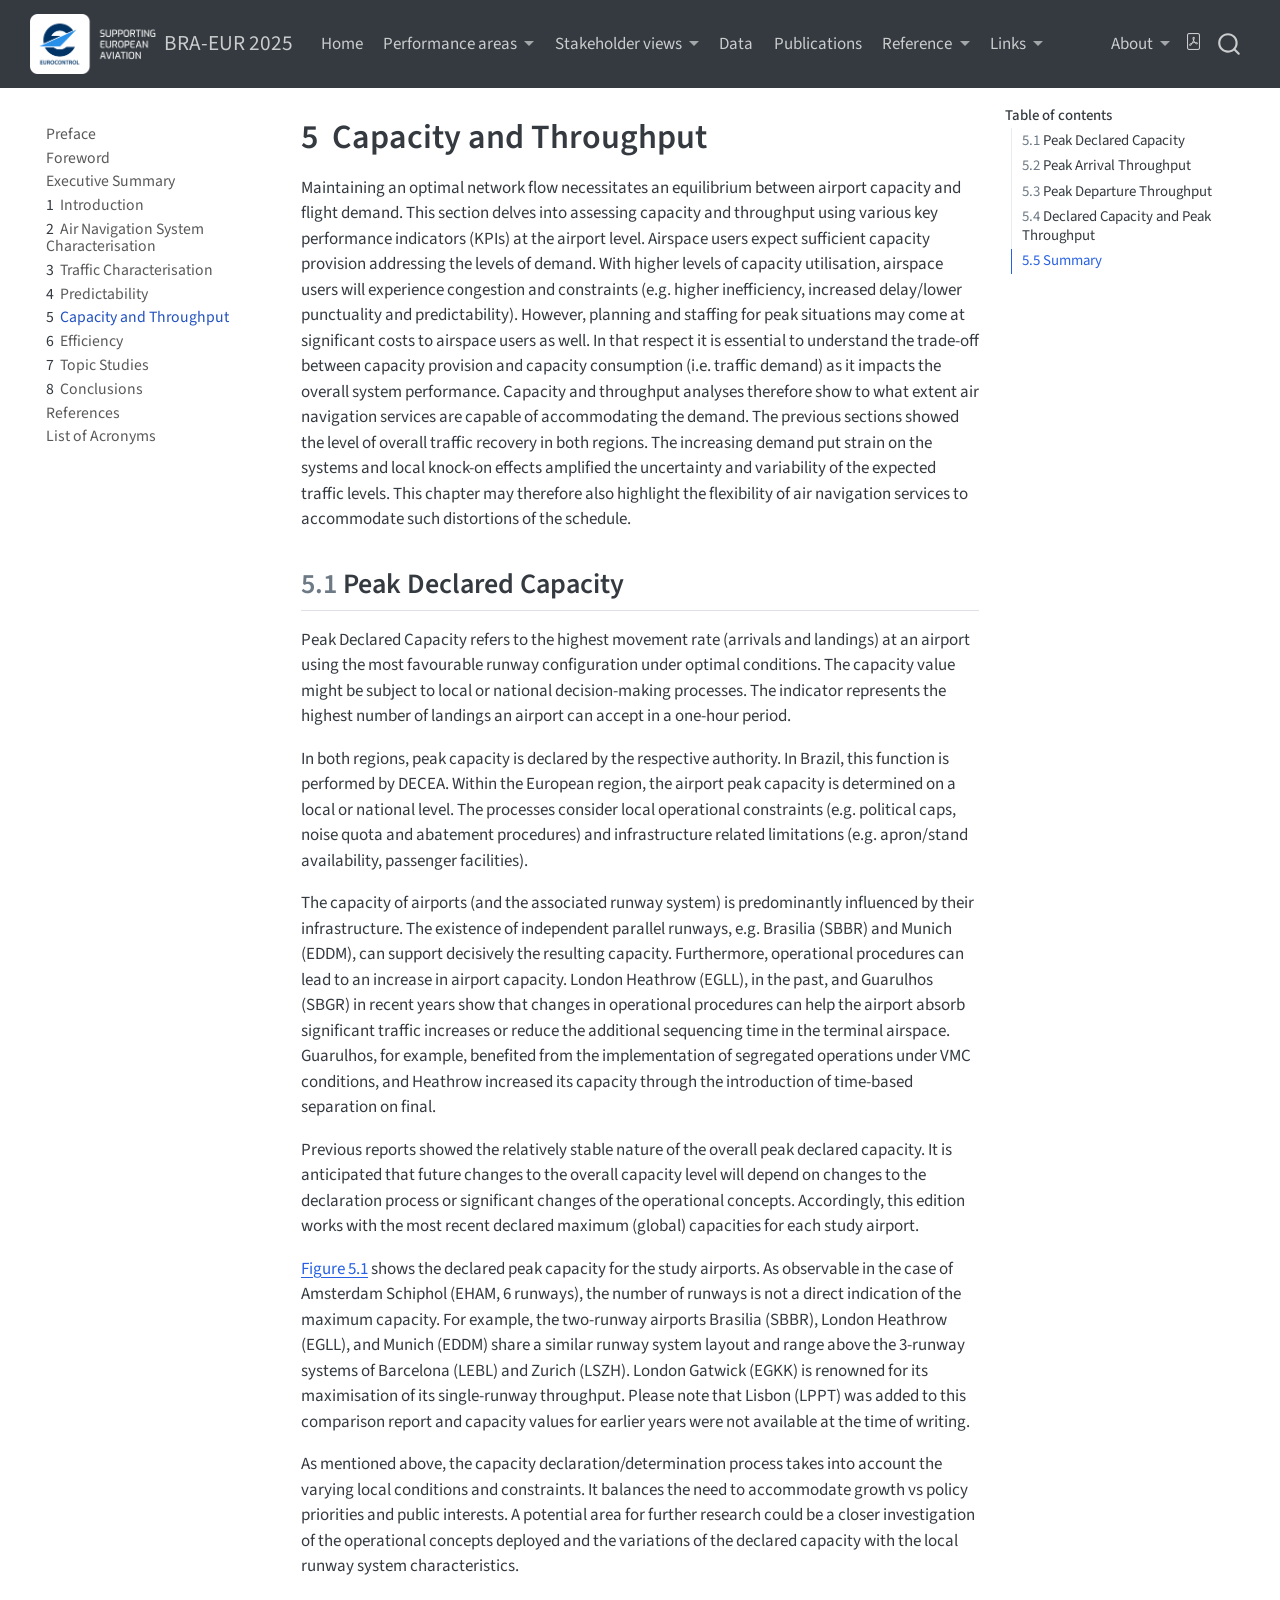
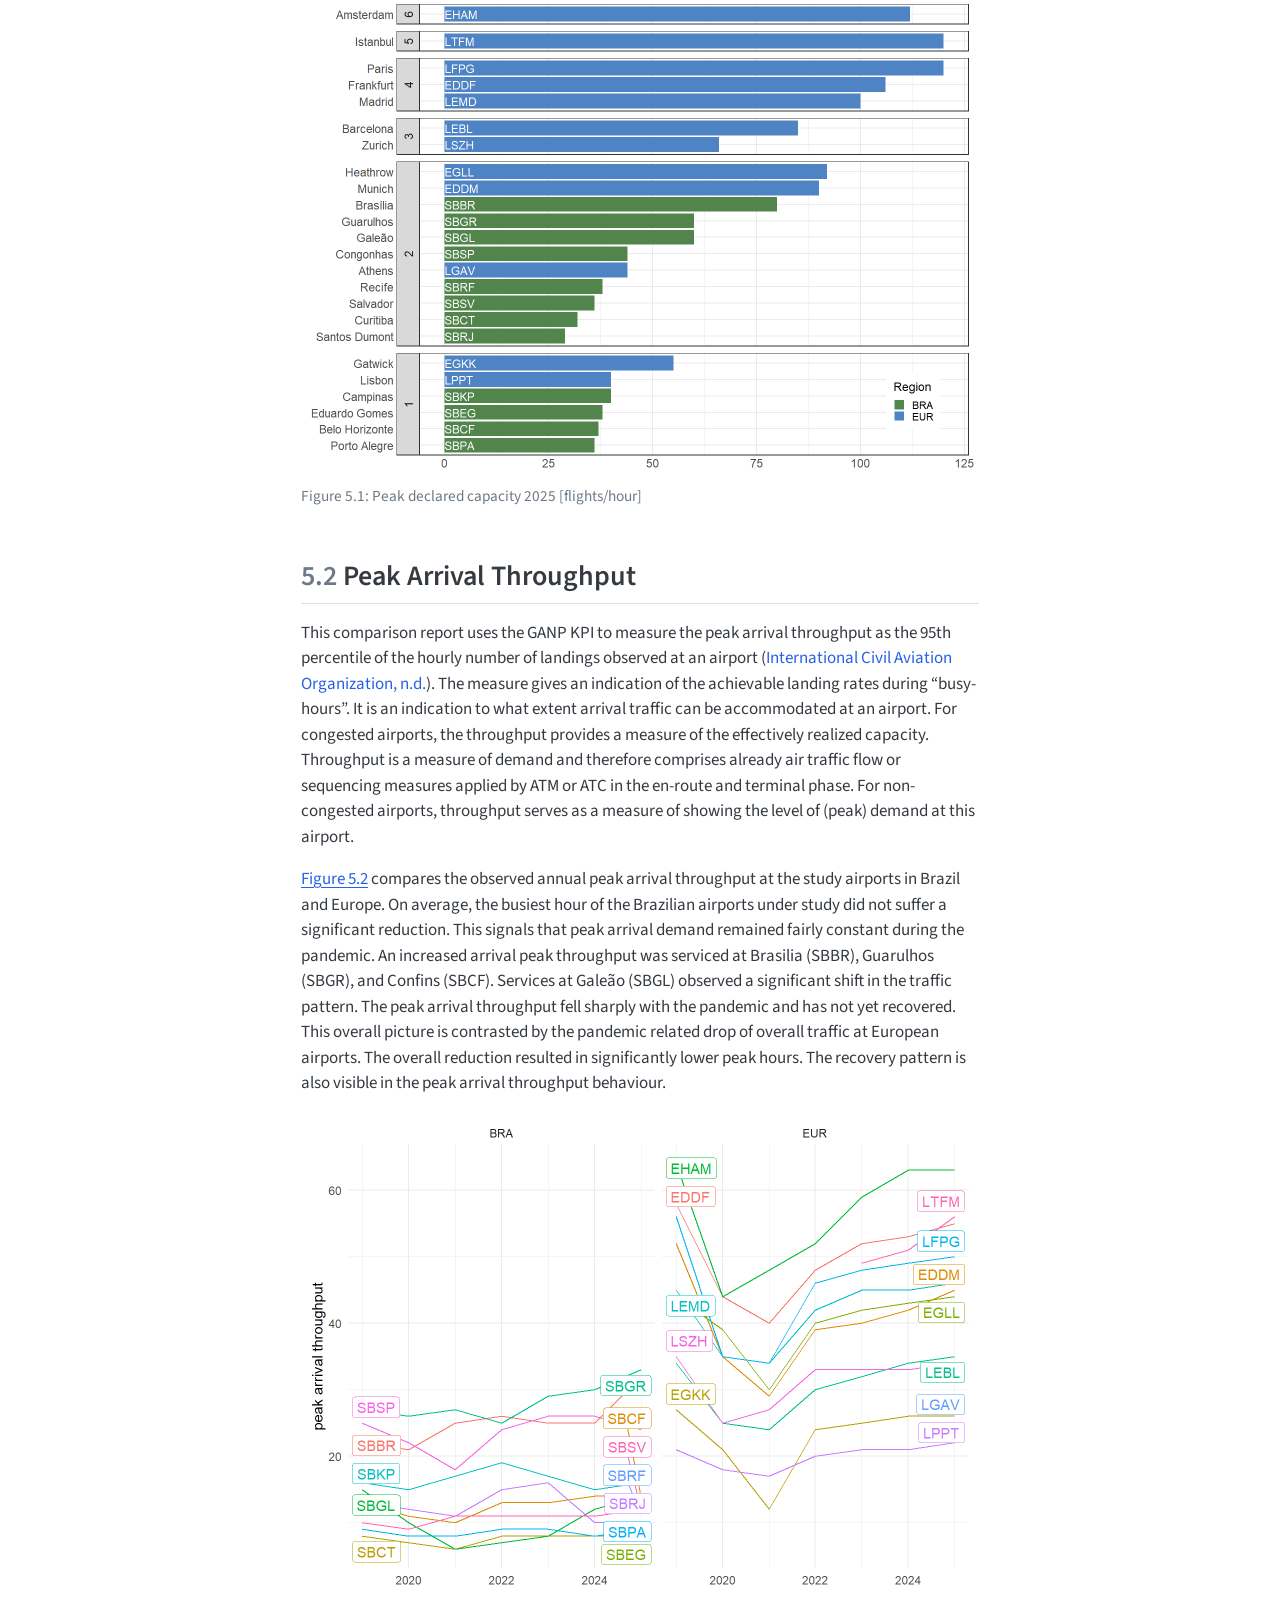
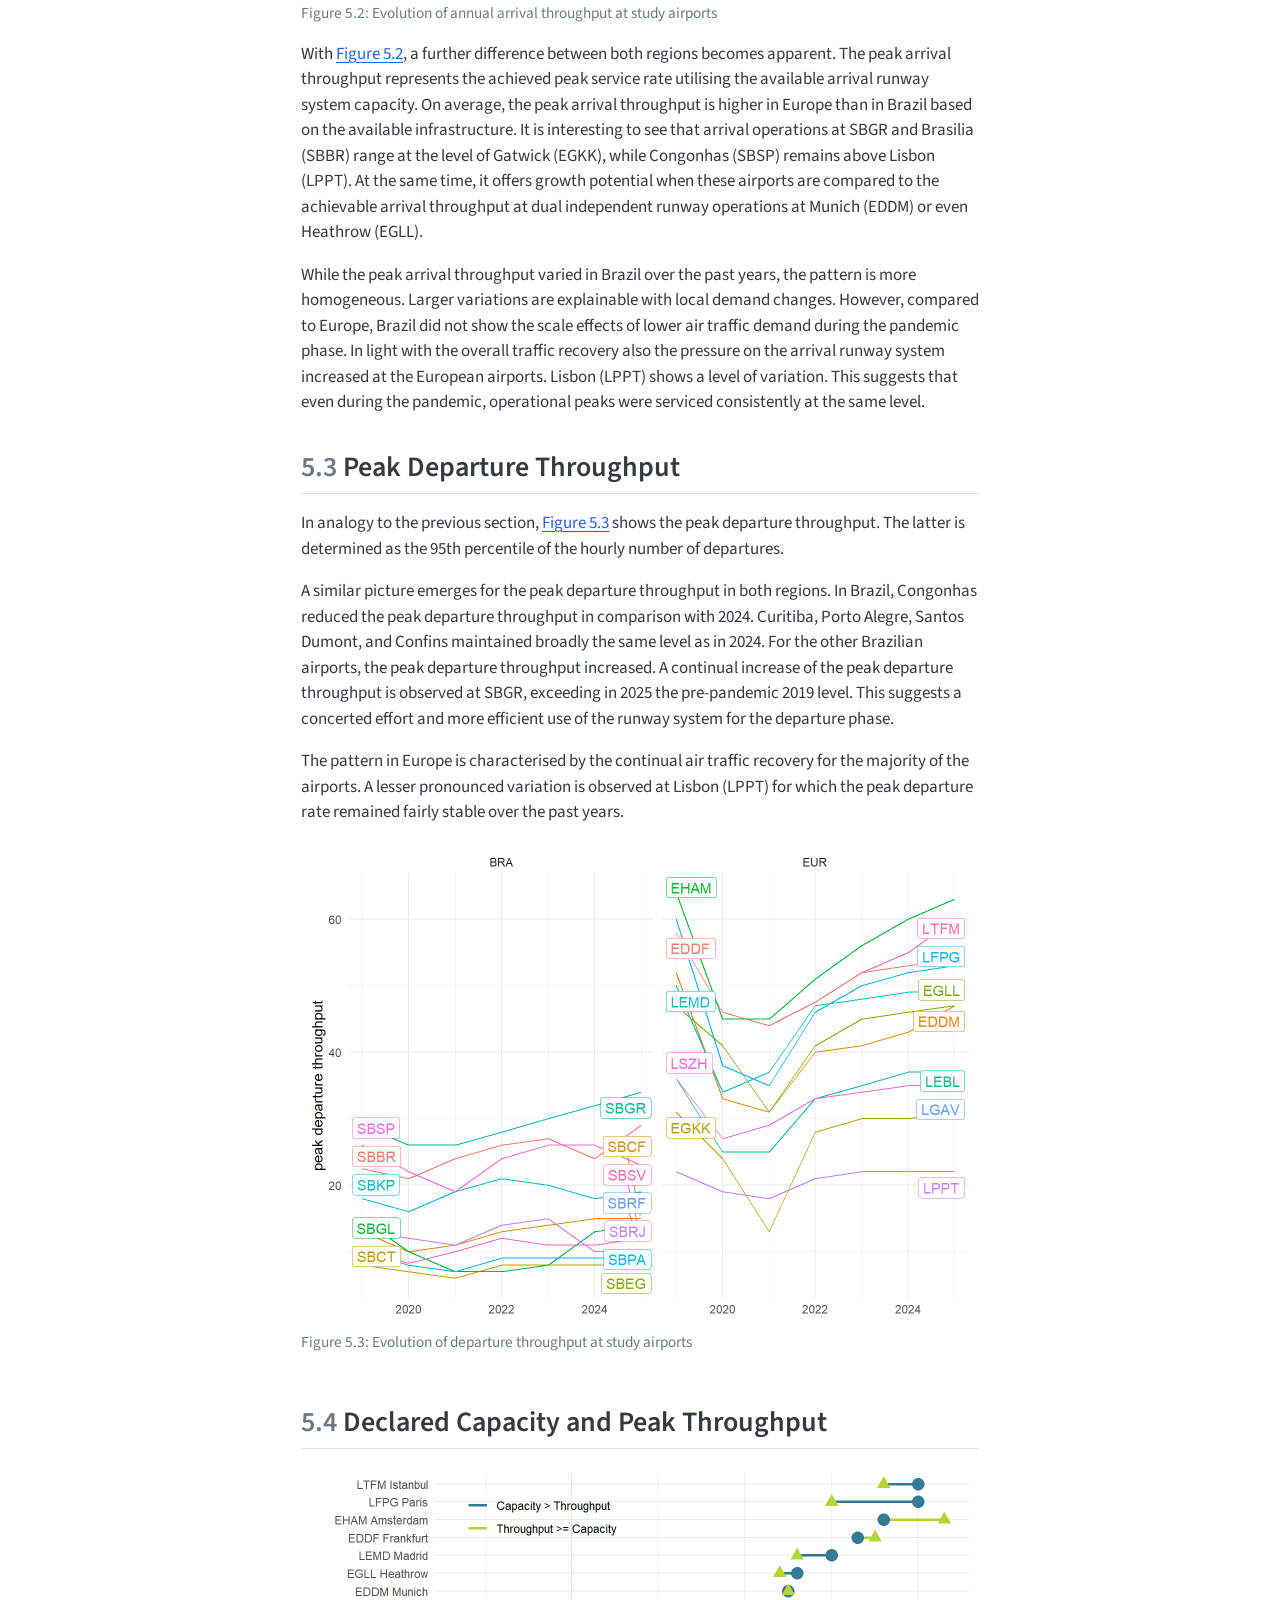
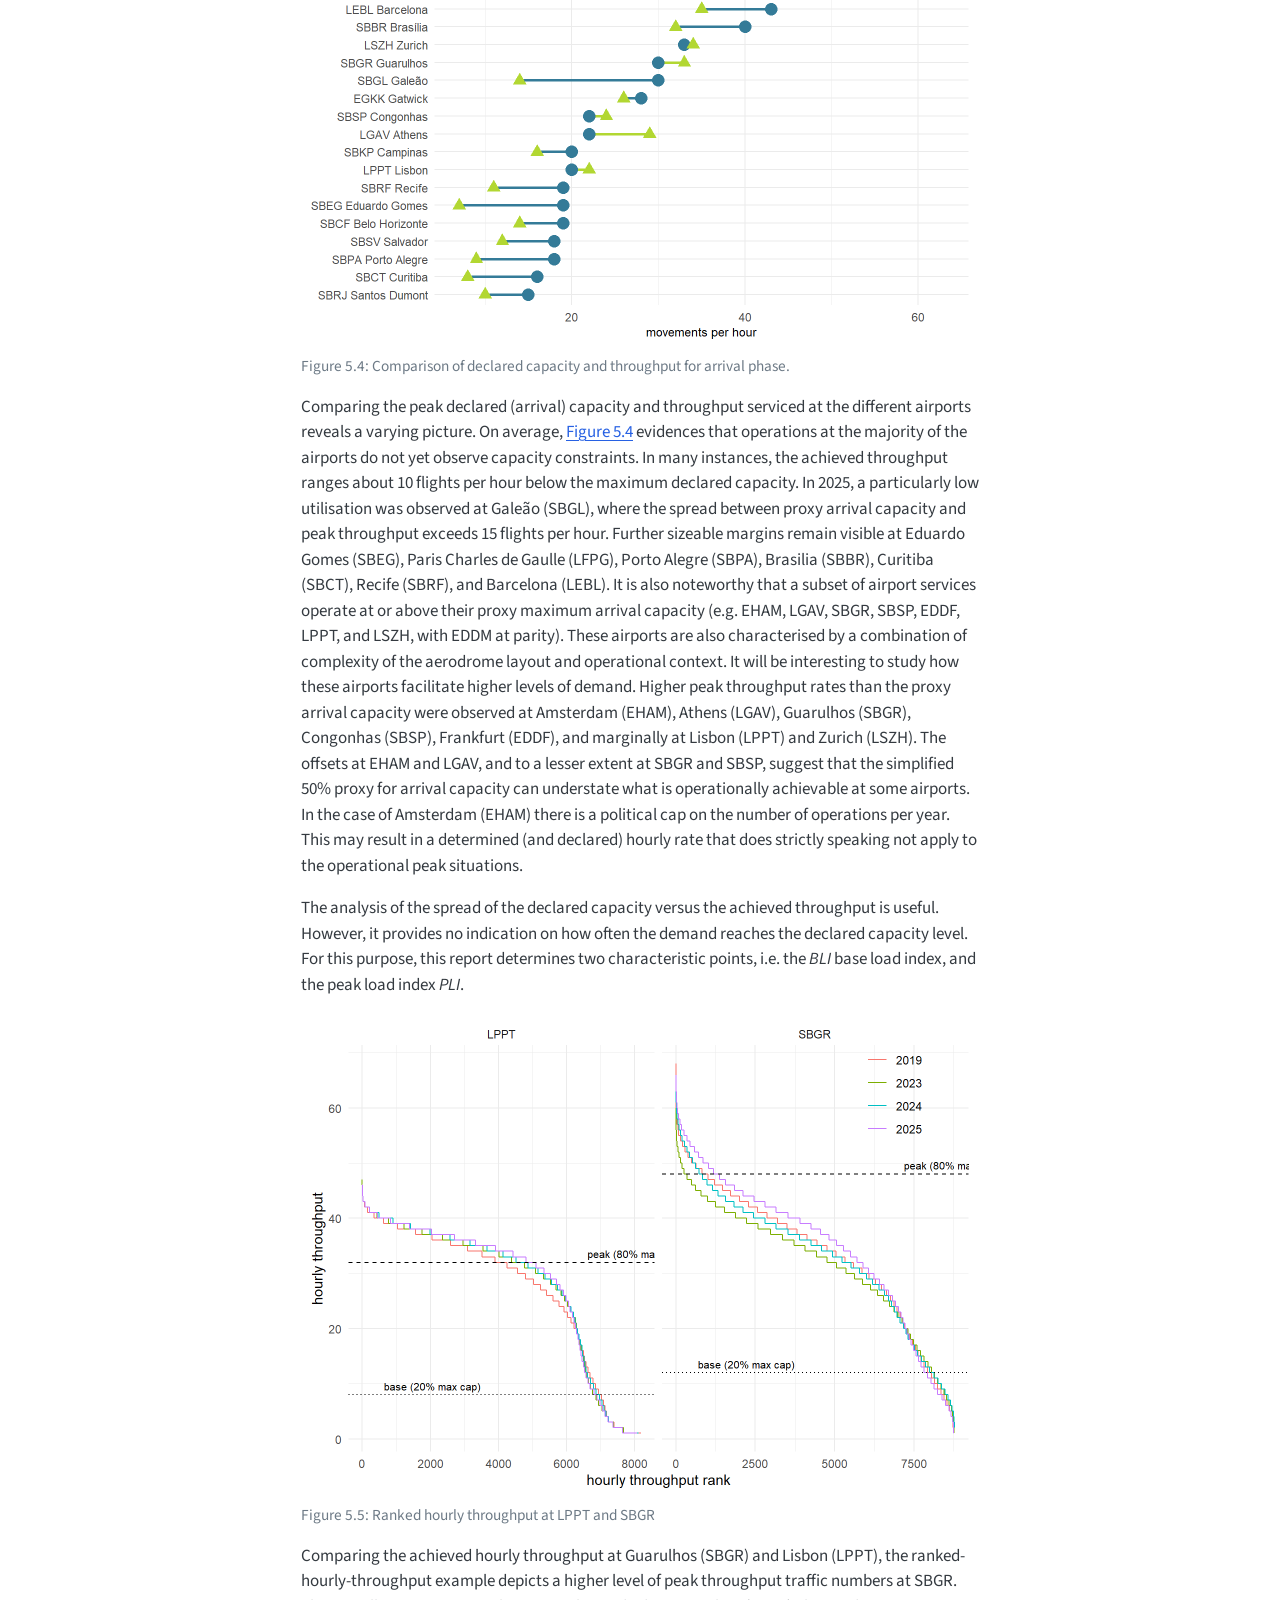
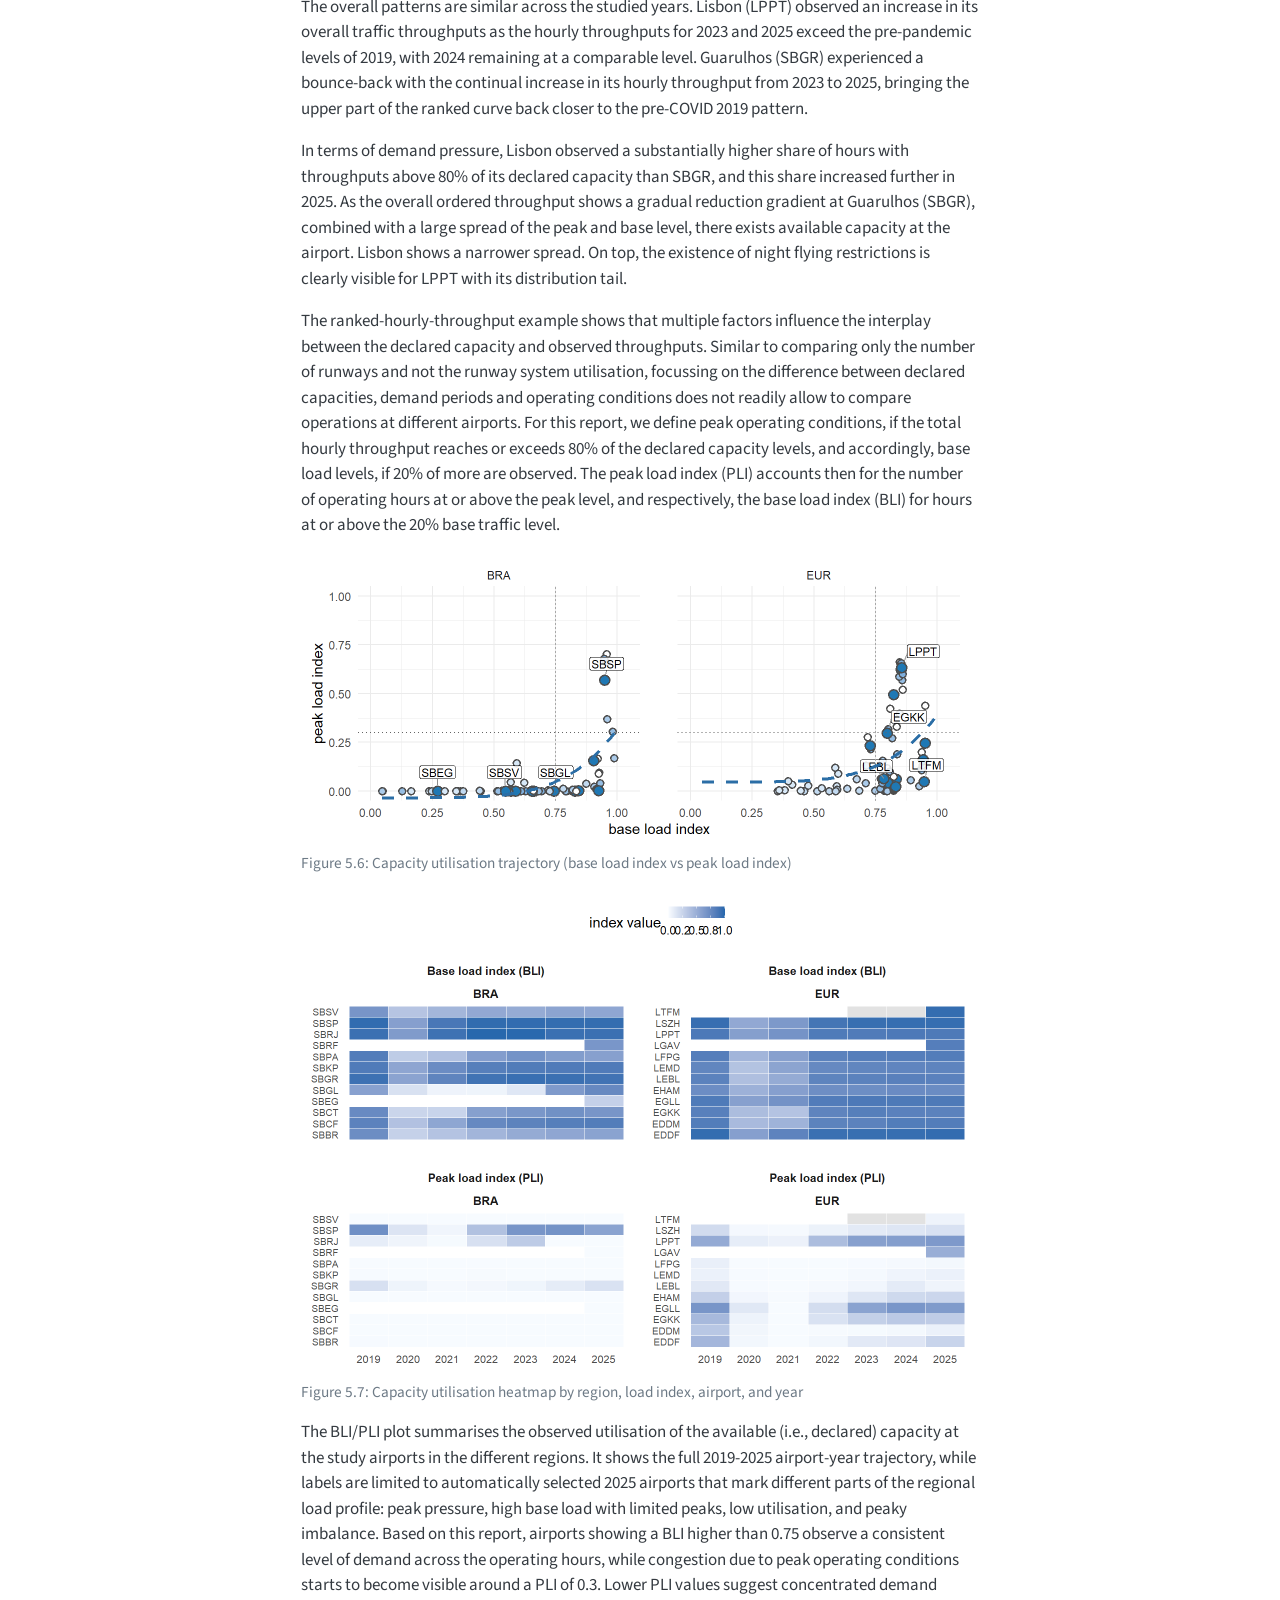
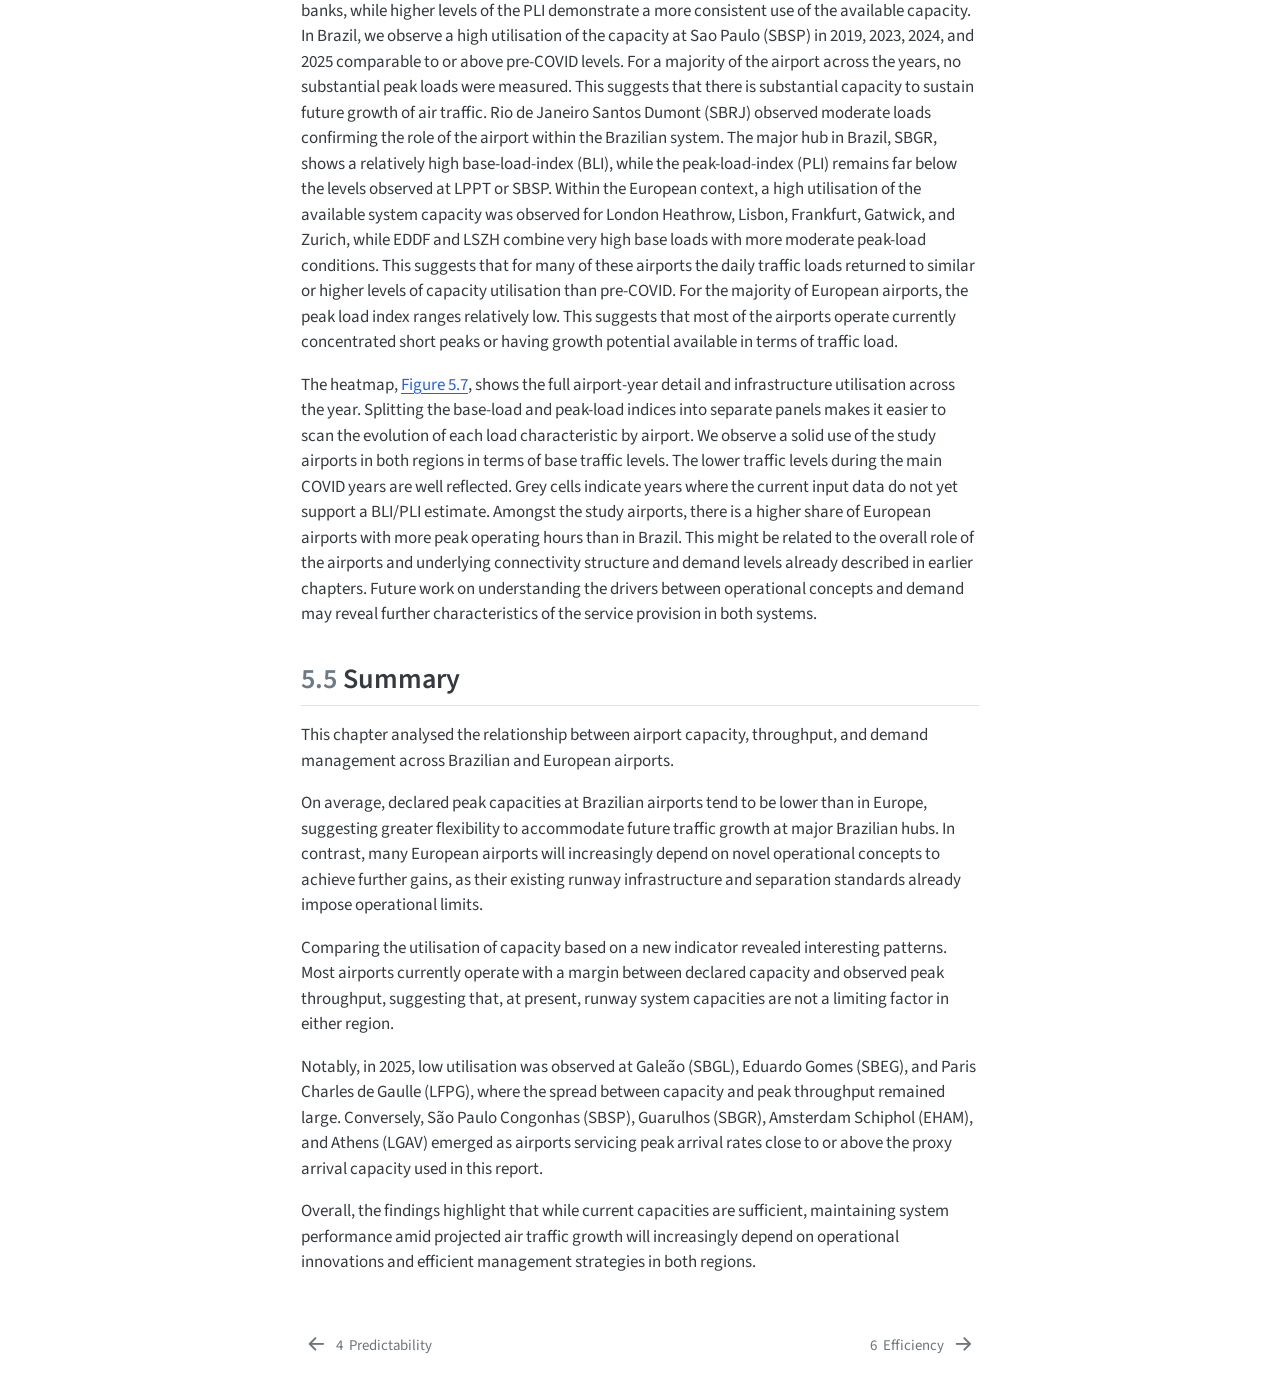
<file: docs/05-capacity-throughput.html>
<!DOCTYPE html>
<html xmlns="http://www.w3.org/1999/xhtml" lang="en" xml:lang="en"><head>

<meta charset="utf-8">
<meta name="generator" content="quarto-1.9.37">

<meta name="viewport" content="width=device-width, initial-scale=1.0, user-scalable=yes">


<title>5&nbsp; Capacity and Throughput – Operational Comparison of ANS Performance</title>
<style>
/* Default styles provided by pandoc.
** See https://pandoc.org/MANUAL.html#variables-for-html for config info.
*/
code{white-space: pre-wrap;}
span.smallcaps{font-variant: small-caps;}
div.columns{display: flex; gap: min(4vw, 1.5em);}
div.column{flex: auto; overflow-x: auto;}
div.hanging-indent{margin-left: 1.5em; text-indent: -1.5em;}
ul.task-list{list-style: none;}
ul.task-list li input[type="checkbox"] {
  width: 0.8em;
  margin: 0 0.8em 0.2em -1em; /* quarto-specific, see https://github.com/quarto-dev/quarto-cli/issues/4556 */ 
  vertical-align: middle;
}
/* CSS for citations */
div.csl-bib-body { }
div.csl-entry {
  clear: both;
}
.hanging-indent div.csl-entry {
  margin-left:2em;
  text-indent:-2em;
}
div.csl-left-margin {
  min-width:2em;
  float:left;
}
div.csl-right-inline {
  margin-left:2em;
  padding-left:1em;
}
div.csl-indent {
  margin-left: 2em;
}</style>


<script src="site_libs/quarto-nav/quarto-nav.js"></script>
<script src="site_libs/quarto-nav/headroom.min.js"></script>
<script src="site_libs/clipboard/clipboard.min.js"></script>
<script src="site_libs/quarto-search/autocomplete.umd.js"></script>
<script src="site_libs/quarto-search/fuse.min.js"></script>
<script src="site_libs/quarto-search/quarto-search.js"></script>
<meta name="quarto:offset" content="./">
<link href="./06-efficiency.html" rel="next">
<link href="./04-predictability.html" rel="prev">
<script src="site_libs/quarto-html/quarto.js" type="module"></script>
<script src="site_libs/quarto-html/tabsets/tabsets.js" type="module"></script>
<script src="site_libs/quarto-html/popper.min.js"></script>
<script src="site_libs/quarto-html/tippy.umd.min.js"></script>
<script src="site_libs/quarto-html/anchor.min.js"></script>
<link href="site_libs/quarto-html/tippy.css" rel="stylesheet">
<link href="site_libs/quarto-html/quarto-syntax-highlighting-7f8f88aac4f3542376d5c11b86a4c14d.css" rel="stylesheet" id="quarto-text-highlighting-styles">
<script src="site_libs/bootstrap/bootstrap.min.js"></script>
<link href="site_libs/bootstrap/bootstrap-icons.css" rel="stylesheet">
<link href="site_libs/bootstrap/bootstrap-17070d80991f4343db7ac0cd94e3b77a.min.css" rel="stylesheet" append-hash="true" id="quarto-bootstrap" data-mode="light">
<script src="site_libs/quarto-contrib/iconify-3.0.0/iconify-icon.min.js"></script>
<script id="quarto-search-options" type="application/json">{
  "location": "navbar",
  "copy-button": false,
  "collapse-after": 3,
  "panel-placement": "end",
  "type": "overlay",
  "limit": 50,
  "keyboard-shortcut": [
    "f",
    "/",
    "s"
  ],
  "show-item-context": false,
  "language": {
    "search-no-results-text": "No results",
    "search-matching-documents-text": "matching documents",
    "search-copy-link-title": "Copy link to search",
    "search-hide-matches-text": "Hide additional matches",
    "search-more-match-text": "more match in this document",
    "search-more-matches-text": "more matches in this document",
    "search-clear-button-title": "Clear",
    "search-text-placeholder": "",
    "search-detached-cancel-button-title": "Cancel",
    "search-submit-button-title": "Submit",
    "search-label": "Search"
  }
}</script>
<link rel="stylesheet" href="https://cdnjs.cloudflare.com/ajax/libs/font-awesome/5.15.4/css/all.min.css">
<style>
  .navbar-logo {
    max-height: 60px;
  }
</style>
<!-- Matomo -->
<script>
  var _paq = window._paq = window._paq || [];
  _paq.push(['trackPageView']);
  _paq.push(['enableLinkTracking']);
  (function() {
    var u="//stats.eurocontrol.int/";
    _paq.push(['setTrackerUrl', u+'matomo.php']);
    _paq.push(['setSiteId', '26']);
    var d=document, g=d.createElement("script"), s=d.getElementsByTagName("script")[0];
    g.async=true; g.src=u+"matomo.js"; s.parentNode.insertBefore(g,s);
  })();
</script>
<!-- End Matomo Code -->


</head>

<body class="nav-sidebar floating nav-fixed quarto-light">

<div id="quarto-search-results"></div>
  <header id="quarto-header" class="headroom fixed-top">
    <nav class="navbar navbar-expand-lg " data-bs-theme="dark">
      <div class="navbar-container container-fluid">
      <div class="navbar-brand-container mx-auto">
    <a href="./index.html" class="navbar-brand navbar-brand-logo">
    <img src="./media/EUROCONTROL-logo-standard-rgb.png" alt="" class="navbar-logo light-content">
    <img src="./media/EUROCONTROL-logo-standard-rgb.png" alt="" class="navbar-logo dark-content">
    </a>
    <a class="navbar-brand" href="./index.html">
    <span class="navbar-title">BRA-EUR 2025</span>
    </a>
  </div>
            <div id="quarto-search" class="" title="Search"></div>
          <button class="navbar-toggler" type="button" data-bs-toggle="collapse" data-bs-target="#navbarCollapse" aria-controls="navbarCollapse" role="menu" aria-expanded="false" aria-label="Toggle navigation" onclick="if (window.quartoToggleHeadroom) { window.quartoToggleHeadroom(); }">
  <span class="navbar-toggler-icon"></span>
</button>
          <div class="collapse navbar-collapse" id="navbarCollapse">
            <ul class="navbar-nav navbar-nav-scroll me-auto">
  <li class="nav-item">
    <a class="nav-link" href="https://ansperformance.eu/"> 
<span class="menu-text">Home</span></a>
  </li>  
  <li class="nav-item dropdown ">
    <a class="nav-link dropdown-toggle" href="#" id="nav-menu-performance-areas" role="link" data-bs-toggle="dropdown" aria-expanded="false">
 <span class="menu-text">Performance areas</span>
    </a>
    <ul class="dropdown-menu" aria-labelledby="nav-menu-performance-areas">    
        <li>
    <a class="dropdown-item" href="https://www.eurocontrol.int/Economics/BalancedScorecard.html">
 <span class="dropdown-text"><iconify-icon role="img" inline="" icon="fa6-solid:th" aria-label="Icon th from fa6-solid Iconify.design set." title="Icon th from fa6-solid Iconify.design set."></iconify-icon>&nbsp;Balanced scorecard</span></a>
  </li>  
        <li>
    <a class="dropdown-item" href="https://ansperformance.eu/traffic/">
 <span class="dropdown-text"><iconify-icon role="img" inline="" icon="fa6-solid:plane-departure" aria-label="Icon plane-departure from fa6-solid Iconify.design set." title="Icon plane-departure from fa6-solid Iconify.design set."></iconify-icon>&nbsp;Traffic</span></a>
  </li>  
        <li>
    <a class="dropdown-item" href="https://www.eurocontrol.int/Economics/DailyTrafficVariation-States.html">
 <span class="dropdown-text">&nbsp;&nbsp;&nbsp;&nbsp;<span style="font-weight: normal">Daily traffic dashboard</span></span></a>
  </li>  
        <li>
    <a class="dropdown-item" href="https://www.eurocontrol.int/ServiceUnits/Dashboard/EnRouteMainDashboard.html">
 <span class="dropdown-text">&nbsp;&nbsp;&nbsp;<span style="font-weight: normal">Service units</span></span></a>
  </li>  
        <li>
    <a class="dropdown-item" href="https://ansperformance.eu/traffic/statfor/">
 <span class="dropdown-text">&nbsp;&nbsp;&nbsp;<span style="font-weight: normal">Traffic forecast</span></span></a>
  </li>  
        <li>
    <a class="dropdown-item" href="https://ansperformance.eu/traffic/punctuality/">
 <span class="dropdown-text"><iconify-icon role="img" inline="" icon="fa6-solid:calendar" aria-label="Icon calendar from fa6-solid Iconify.design set." title="Icon calendar from fa6-solid Iconify.design set."></iconify-icon>&nbsp;Punctuality</span></a>
  </li>  
        <li>
    <a class="dropdown-item" href="https://www.eurocontrol.int/Economics/DailyPunctuality-States.html">
 <span class="dropdown-text">&nbsp;&nbsp;&nbsp;&nbsp;<span style="font-weight: normal">Daily punctuality dashboard</span></span></a>
  </li>  
        <li>
    <a class="dropdown-item" href="https://ansperformance.eu/traffic/punctuality/#eurocontrol-area-network-view-1">
 <span class="dropdown-text">&nbsp;&nbsp;&nbsp;<span style="font-weight: normal">Network punctuality</span></span></a>
  </li>  
        <li>
    <a class="dropdown-item" href="https://ansperformance.eu/traffic/punctuality/#state-view-1">
 <span class="dropdown-text">&nbsp;&nbsp;&nbsp;<span style="font-weight: normal">State &amp; airport punctuality</span></span></a>
  </li>  
        <li>
    <a class="dropdown-item" href="https://ansperformance.eu/capacity/">
 <span class="dropdown-text"><iconify-icon role="img" inline="" icon="fa6-solid:clock" aria-label="Icon clock from fa6-solid Iconify.design set." title="Icon clock from fa6-solid Iconify.design set."></iconify-icon>&nbsp;En-route &amp; airport delays</span></a>
  </li>  
        <li>
    <a class="dropdown-item" href="https://www.eurocontrol.int/Economics/DailyDelay-States.html">
 <span class="dropdown-text">&nbsp;&nbsp;&nbsp;&nbsp;<span style="font-weight: normal">Daily ATFM delays dashboard</span></span></a>
  </li>  
        <li>
    <a class="dropdown-item" href="https://ansperformance.eu/capacity/atfm_ert/">
 <span class="dropdown-text">&nbsp;&nbsp;&nbsp;<span style="font-weight: normal">En-route ATFM delays</span></span></a>
  </li>  
        <li>
    <a class="dropdown-item" href="https://ansperformance.eu/capacity/atfm_apt/">
 <span class="dropdown-text">&nbsp;&nbsp;&nbsp;<span style="font-weight: normal">Airport ATFM delays</span></span></a>
  </li>  
        <li>
    <a class="dropdown-item" href="https://ansperformance.eu/capacity/tot_dly">
 <span class="dropdown-text">&nbsp;&nbsp;&nbsp;<span style="font-weight: normal">All-causes delays</span></span></a>
  </li>  
        <li>
    <a class="dropdown-item" href="https://ansperformance.eu/efficiency/">
 <span class="dropdown-text"><iconify-icon role="img" inline="" icon="fa6-solid:leaf" aria-label="Icon leaf from fa6-solid Iconify.design set." title="Icon leaf from fa6-solid Iconify.design set."></iconify-icon>&nbsp;Efficiency &amp; environment</span></a>
  </li>  
        <li>
    <a class="dropdown-item" href="https://ansperformance.eu/efficiency/emissions/">
 <span class="dropdown-text">&nbsp;&nbsp;&nbsp;<span style="font-weight: normal">CO<sub>2</sub> emissions</span></span></a>
  </li>  
        <li>
    <a class="dropdown-item" href="https://ansperformance.eu/efficiency/hfe/">
 <span class="dropdown-text">&nbsp;&nbsp;&nbsp;<span style="font-weight: normal">Horizontal flight efficiency</span></span></a>
  </li>  
        <li>
    <a class="dropdown-item" href="https://ansperformance.eu/efficiency/vfe/">
 <span class="dropdown-text">&nbsp;&nbsp;&nbsp;<span style="font-weight: normal">Vertical flight efficiency</span></span></a>
  </li>  
        <li>
    <a class="dropdown-item" href="https://ansperformance.eu/efficiency/asma/">
 <span class="dropdown-text">&nbsp;&nbsp;&nbsp;<span style="font-weight: normal">Terminal holdings</span></span></a>
  </li>  
        <li>
    <a class="dropdown-item" href="https://ansperformance.eu/efficiency/taxiout/">
 <span class="dropdown-text">&nbsp;&nbsp;&nbsp;<span style="font-weight: normal">Taxi-out</span></span></a>
  </li>  
        <li>
    <a class="dropdown-item" href="https://ansperformance.eu/efficiency/taxiin/">
 <span class="dropdown-text">&nbsp;&nbsp;&nbsp;<span style="font-weight: normal">Taxi-in</span></span></a>
  </li>  
        <li>
    <a class="dropdown-item" href="https://ansperformance.eu/economics/">
 <span class="dropdown-text"><iconify-icon role="img" inline="" icon="fa6-solid:euro-sign" aria-label="Icon euro-sign from fa6-solid Iconify.design set." title="Icon euro-sign from fa6-solid Iconify.design set."></iconify-icon>&nbsp;Economics</span></a>
  </li>  
        <li>
    <a class="dropdown-item" href="https://ansperformance.eu/economics/ace-overview/">
 <span class="dropdown-text">&nbsp;&nbsp;&nbsp;<span style="font-weight: normal">ATM cost-effectiveness (ACE)</span></span></a>
  </li>  
        <li>
    <a class="dropdown-item" href="https://www.eurocontrol.int/ServiceUnits/Dashboard/EnRouteUnitRates.html">
 <span class="dropdown-text">&nbsp;&nbsp;&nbsp;<span style="font-weight: normal">Unit rates and costs</span></span></a>
  </li>  
        <li>
    <a class="dropdown-item" href="https://www.eurocontrol.int/ServiceUnits/Dashboard/EnRouteMainDashboard.html">
 <span class="dropdown-text">&nbsp;&nbsp;&nbsp;<span style="font-weight: normal">Service units</span></span></a>
  </li>  
        <li>
    <a class="dropdown-item" href="https://ansperformance.eu/economics/finance/">
 <span class="dropdown-text">&nbsp;&nbsp;&nbsp;<span style="font-weight: normal">ANSPs financial dashboard</span></span></a>
  </li>  
        <li>
    <a class="dropdown-item" href="https://ansperformance.eu/economics/cba/">
 <span class="dropdown-text">&nbsp;&nbsp;&nbsp;<span style="font-weight: normal">Standard Inputs for Economic Analyses</span></span></a>
  </li>  
    </ul>
  </li>
  <li class="nav-item dropdown ">
    <a class="nav-link dropdown-toggle" href="#" id="nav-menu-stakeholder-views" role="link" data-bs-toggle="dropdown" aria-expanded="false">
 <span class="menu-text">Stakeholder views</span>
    </a>
    <ul class="dropdown-menu" aria-labelledby="nav-menu-stakeholder-views">    
        <li>
    <a class="dropdown-item" href="https://ansperformance.eu/dashboard/stakeholder/airport/">
 <span class="dropdown-text"><iconify-icon role="img" inline="" icon="fa6-solid:plane-arrival" aria-label="Icon plane-arrival from fa6-solid Iconify.design set." title="Icon plane-arrival from fa6-solid Iconify.design set."></iconify-icon>&nbsp;Airports</span></a>
  </li>  
        <li>
    <a class="dropdown-item" href="https://ansperformance.eu/dashboard/stakeholder/ansp/">
 <span class="dropdown-text"><iconify-icon role="img" inline="" icon="fa6-solid:compass" aria-label="Icon compass from fa6-solid Iconify.design set." title="Icon compass from fa6-solid Iconify.design set."></iconify-icon>&nbsp;Air navigation service provider</span></a>
  </li>  
        <li>
    <a class="dropdown-item" href="https://ansperformance.eu/dashboard/stakeholder/state/">
 <span class="dropdown-text"><iconify-icon role="img" inline="" icon="fa6-solid:globe" aria-label="Icon globe from fa6-solid Iconify.design set." title="Icon globe from fa6-solid Iconify.design set."></iconify-icon>&nbsp;States</span></a>
  </li>  
    </ul>
  </li>
  <li class="nav-item">
    <a class="nav-link" href="https://ansperformance.eu/data/"> 
<span class="menu-text">Data</span></a>
  </li>  
  <li class="nav-item">
    <a class="nav-link" href="https://ansperformance.eu/publications/"> 
<span class="menu-text">Publications</span></a>
  </li>  
  <li class="nav-item dropdown ">
    <a class="nav-link dropdown-toggle" href="#" id="nav-menu-reference" role="link" data-bs-toggle="dropdown" aria-expanded="false">
 <span class="menu-text">Reference</span>
    </a>
    <ul class="dropdown-menu" aria-labelledby="nav-menu-reference">    
        <li>
    <a class="dropdown-item" href="https://ansperformance.eu/definition/">
 <span class="dropdown-text"><iconify-icon role="img" inline="" icon="fa6-solid:marker" aria-label="Icon marker from fa6-solid Iconify.design set." title="Icon marker from fa6-solid Iconify.design set."></iconify-icon>&nbsp;Definitions</span></a>
  </li>  
        <li>
    <a class="dropdown-item" href="https://ansperformance.eu/methodology/">
 <span class="dropdown-text"><iconify-icon role="img" inline="" icon="fa6-solid:wrench" aria-label="Icon wrench from fa6-solid Iconify.design set." title="Icon wrench from fa6-solid Iconify.design set."></iconify-icon>&nbsp;Methodology</span></a>
  </li>  
        <li>
    <a class="dropdown-item" href="https://ansperformance.eu/acronym/">
 <span class="dropdown-text"><iconify-icon role="img" inline="" icon="fa6-solid:quote-left" aria-label="Icon quote-left from fa6-solid Iconify.design set." title="Icon quote-left from fa6-solid Iconify.design set."></iconify-icon>&nbsp;Acronyms</span></a>
  </li>  
        <li>
    <a class="dropdown-item" href="https://ansperformance.eu/bibliography/">
 <span class="dropdown-text"><iconify-icon role="img" inline="" icon="fa6-solid:book" aria-label="Icon book from fa6-solid Iconify.design set." title="Icon book from fa6-solid Iconify.design set."></iconify-icon>&nbsp;Bibliography</span></a>
  </li>  
    </ul>
  </li>
  <li class="nav-item dropdown ">
    <a class="nav-link dropdown-toggle" href="#" id="nav-menu-links" role="link" data-bs-toggle="dropdown" aria-expanded="false">
 <span class="menu-text">Links</span>
    </a>
    <ul class="dropdown-menu" aria-labelledby="nav-menu-links">    
        <li>
    <a class="dropdown-item" href="https://www.eurocontrol.int/">
 <span class="dropdown-text">EUROCONTROL <i class="fas fa-xs fa-external-link-alt"></i></span></a>
  </li>  
        <li>
    <a class="dropdown-item" href="https://www.eurocontrol.int/prudata/dashboard/">
 <span class="dropdown-text">Single European Sky (SES) portal <i class="fas fa-xs fa-external-link-alt"></i></span></a>
  </li>  
        <li>
    <a class="dropdown-item" href="https://www4.icao.int/ganpportal/">
 <span class="dropdown-text">ICAO GANP <i class="fas fa-xs fa-external-link-alt"></i></span></a>
  </li>  
        <li>
    <a class="dropdown-item" href="https://ext.eurocontrol.int/connectivity_web/from">
 <span class="dropdown-text">Connectivity dashboard <i class="fas fa-xs fa-external-link-alt"></i></span></a>
  </li>  
        <li>
    <a class="dropdown-item" href="https://ansperformance.eu/transformation/">
 <span class="dropdown-text">PRC Transformation Strategy</span></a>
  </li>  
        <li>
    <a class="dropdown-item" href="https://opdi.aero">
 <span class="dropdown-text">PRC Open Performance Data Initiative</span></a>
  </li>  
    </ul>
  </li>
</ul>
            <ul class="navbar-nav navbar-nav-scroll ms-auto">
  <li class="nav-item dropdown ">
    <a class="nav-link dropdown-toggle" href="#" id="nav-menu-about" role="link" data-bs-toggle="dropdown" aria-expanded="false">
 <span class="menu-text">About</span>
    </a>
    <ul class="dropdown-menu dropdown-menu-end" aria-labelledby="nav-menu-about">    
        <li>
    <a class="dropdown-item" href="https://ansperformance.eu/about/prc/">
 <span class="dropdown-text">About the PRC</span></a>
  </li>  
        <li>
    <a class="dropdown-item" href="https://ansperformance.eu/about/aiu/">
 <span class="dropdown-text">About the AIU</span></a>
  </li>  
        <li>
    <a class="dropdown-item" href="https://ansperformance.eu/about/us/">
 <span class="dropdown-text">About the PRU</span></a>
  </li>  
        <li>
    <a class="dropdown-item" href="https://ansperformance.eu/post/">
 <span class="dropdown-text">Release notes</span></a>
  </li>  
        <li>
    <a class="dropdown-item" href="https://ansperformance.eu/about/disclaimer/">
 <span class="dropdown-text">Disclaimer</span></a>
  </li>  
    </ul>
  </li>
</ul>
          </div> <!-- /navcollapse -->
            <div class="quarto-navbar-tools">
    <a href="./Operational-Comparison-of-ANS-Performance.pdf" title="Download PDF" class="quarto-navigation-tool px-1" aria-label="Download PDF"><i class="bi bi-file-pdf"></i></a>
</div>
      </div> <!-- /container-fluid -->
    </nav>
  <nav class="quarto-secondary-nav">
    <div class="container-fluid d-flex">
      <button type="button" class="quarto-btn-toggle btn" data-bs-toggle="collapse" role="button" data-bs-target=".quarto-sidebar-collapse-item" aria-controls="quarto-sidebar" aria-expanded="false" aria-label="Toggle sidebar navigation" onclick="if (window.quartoToggleHeadroom) { window.quartoToggleHeadroom(); }">
        <i class="bi bi-layout-text-sidebar-reverse"></i>
      </button>
        <nav class="quarto-page-breadcrumbs" aria-label="breadcrumb"><ol class="breadcrumb"><li class="breadcrumb-item"><a href="./05-capacity-throughput.html"><span class="chapter-number">5</span>&nbsp; <span class="chapter-title">Capacity and Throughput</span></a></li></ol></nav>
        <a class="flex-grow-1" role="navigation" data-bs-toggle="collapse" data-bs-target=".quarto-sidebar-collapse-item" aria-controls="quarto-sidebar" aria-expanded="false" aria-label="Toggle sidebar navigation" onclick="if (window.quartoToggleHeadroom) { window.quartoToggleHeadroom(); }">      
        </a>
    </div>
  </nav>
</header>
<!-- content -->
<div id="quarto-content" class="quarto-container page-columns page-rows-contents page-layout-article page-navbar">
<!-- sidebar -->
  <nav id="quarto-sidebar" class="sidebar collapse collapse-horizontal quarto-sidebar-collapse-item sidebar-navigation floating overflow-auto">
    <div class="sidebar-menu-container"> 
    <ul class="list-unstyled mt-1">
        <li class="sidebar-item">
  <div class="sidebar-item-container"> 
  <a href="./index.html" class="sidebar-item-text sidebar-link">
 <span class="menu-text">Preface</span></a>
  </div>
</li>
        <li class="sidebar-item">
  <div class="sidebar-item-container"> 
  <a href="./00-foreword.html" class="sidebar-item-text sidebar-link">
 <span class="menu-text">Foreword</span></a>
  </div>
</li>
        <li class="sidebar-item">
  <div class="sidebar-item-container"> 
  <a href="./00-executive-summary.html" class="sidebar-item-text sidebar-link">
 <span class="menu-text">Executive Summary</span></a>
  </div>
</li>
        <li class="sidebar-item">
  <div class="sidebar-item-container"> 
  <a href="./01-intro.html" class="sidebar-item-text sidebar-link">
 <span class="menu-text"><span class="chapter-number">1</span>&nbsp; <span class="chapter-title">Introduction</span></span></a>
  </div>
</li>
        <li class="sidebar-item">
  <div class="sidebar-item-container"> 
  <a href="./02-system-overview.html" class="sidebar-item-text sidebar-link">
 <span class="menu-text"><span class="chapter-number">2</span>&nbsp; <span class="chapter-title">Air Navigation System Characterisation</span></span></a>
  </div>
</li>
        <li class="sidebar-item">
  <div class="sidebar-item-container"> 
  <a href="./03-traffic_characterisation.html" class="sidebar-item-text sidebar-link">
 <span class="menu-text"><span class="chapter-number">3</span>&nbsp; <span class="chapter-title">Traffic Characterisation</span></span></a>
  </div>
</li>
        <li class="sidebar-item">
  <div class="sidebar-item-container"> 
  <a href="./04-predictability.html" class="sidebar-item-text sidebar-link">
 <span class="menu-text"><span class="chapter-number">4</span>&nbsp; <span class="chapter-title">Predictability</span></span></a>
  </div>
</li>
        <li class="sidebar-item">
  <div class="sidebar-item-container"> 
  <a href="./05-capacity-throughput.html" class="sidebar-item-text sidebar-link active">
 <span class="menu-text"><span class="chapter-number">5</span>&nbsp; <span class="chapter-title">Capacity and Throughput</span></span></a>
  </div>
</li>
        <li class="sidebar-item">
  <div class="sidebar-item-container"> 
  <a href="./06-efficiency.html" class="sidebar-item-text sidebar-link">
 <span class="menu-text"><span class="chapter-number">6</span>&nbsp; <span class="chapter-title">Efficiency</span></span></a>
  </div>
</li>
        <li class="sidebar-item">
  <div class="sidebar-item-container"> 
  <a href="./09-studies.html" class="sidebar-item-text sidebar-link">
 <span class="menu-text"><span class="chapter-number">7</span>&nbsp; <span class="chapter-title">Topic Studies</span></span></a>
  </div>
</li>
        <li class="sidebar-item">
  <div class="sidebar-item-container"> 
  <a href="./10-conclusions.html" class="sidebar-item-text sidebar-link">
 <span class="menu-text"><span class="chapter-number">8</span>&nbsp; <span class="chapter-title">Conclusions</span></span></a>
  </div>
</li>
        <li class="sidebar-item">
  <div class="sidebar-item-container"> 
  <a href="./99-references.html" class="sidebar-item-text sidebar-link">
 <span class="menu-text">References</span></a>
  </div>
</li>
        <li class="sidebar-item">
  <div class="sidebar-item-container"> 
  <a href="./A1-appendix.html" class="sidebar-item-text sidebar-link">
 <span class="menu-text">List of Acronyms</span></a>
  </div>
</li>
    </ul>
    </div>
</nav>
<div id="quarto-sidebar-glass" class="quarto-sidebar-collapse-item" data-bs-toggle="collapse" data-bs-target=".quarto-sidebar-collapse-item"></div>
<!-- margin-sidebar -->
    <div id="quarto-margin-sidebar" class="sidebar margin-sidebar">
        <nav id="TOC" role="doc-toc" class="toc-active">
    <h2 id="toc-title">Table of contents</h2>
   
  <ul>
  <li><a href="#peak-declared-capacity" id="toc-peak-declared-capacity" class="nav-link active" data-scroll-target="#peak-declared-capacity"><span class="header-section-number">5.1</span> Peak Declared Capacity</a></li>
  <li><a href="#peak-arrival-throughput" id="toc-peak-arrival-throughput" class="nav-link" data-scroll-target="#peak-arrival-throughput"><span class="header-section-number">5.2</span> Peak Arrival Throughput</a></li>
  <li><a href="#peak-departure-throughput" id="toc-peak-departure-throughput" class="nav-link" data-scroll-target="#peak-departure-throughput"><span class="header-section-number">5.3</span> Peak Departure Throughput</a></li>
  <li><a href="#declared-capacity-and-peak-throughput" id="toc-declared-capacity-and-peak-throughput" class="nav-link" data-scroll-target="#declared-capacity-and-peak-throughput"><span class="header-section-number">5.4</span> Declared Capacity and Peak Throughput</a></li>
  <li><a href="#summary" id="toc-summary" class="nav-link" data-scroll-target="#summary"><span class="header-section-number">5.5</span> Summary</a></li>
  </ul>
</nav>
    </div>
<!-- main -->
<main class="content" id="quarto-document-content">

<header id="title-block-header" class="quarto-title-block default">
<div class="quarto-title">
<h1 class="title"><span class="chapter-number">5</span>&nbsp; <span class="chapter-title">Capacity and Throughput</span></h1>
</div>



<div class="quarto-title-meta">

    
  
    
  </div>
  


</header>


<!-- 
think about which other airport we might use for the BLI/PLI comparison
-->
<p>Maintaining an optimal network flow necessitates an equilibrium between airport capacity and flight demand. This section delves into assessing capacity and throughput using various key performance indicators (KPIs) at the airport level. Airspace users expect sufficient capacity provision addressing the levels of demand. With higher levels of capacity utilisation, airspace users will experience congestion and constraints (e.g.&nbsp;higher inefficiency, increased delay/lower punctuality and predictability). However, planning and staffing for peak situations may come at significant costs to airspace users as well. In that respect it is essential to understand the trade-off between capacity provision and capacity consumption (i.e.&nbsp;traffic demand) as it impacts the overall system performance. Capacity and throughput analyses therefore show to what extent air navigation services are capable of accommodating the demand. The previous sections showed the level of overall traffic recovery in both regions. The increasing demand put strain on the systems and local knock-on effects amplified the uncertainty and variability of the expected traffic levels. This chapter may therefore also highlight the flexibility of air navigation services to accommodate such distortions of the schedule.</p>
<section id="peak-declared-capacity" class="level2" data-number="5.1">
<h2 data-number="5.1" class="anchored" data-anchor-id="peak-declared-capacity"><span class="header-section-number">5.1</span> Peak Declared Capacity</h2>
<p>Peak Declared Capacity refers to the highest movement rate (arrivals and landings) at an airport using the most favourable runway configuration under optimal conditions. The capacity value might be subject to local or national decision-making processes. The indicator represents the highest number of landings an airport can accept in a one-hour period.</p>
<p>In both regions, peak capacity is declared by the respective authority. In Brazil, this function is performed by DECEA. Within the European region, the airport peak capacity is determined on a local or national level. The processes consider local operational constraints (e.g.&nbsp;political caps, noise quota and abatement procedures) and infrastructure related limitations (e.g.&nbsp;apron/stand availability, passenger facilities).</p>
<p>The capacity of airports (and the associated runway system) is predominantly influenced by their infrastructure. The existence of independent parallel runways, e.g.&nbsp;Brasilia (SBBR) and Munich (EDDM), can support decisively the resulting capacity. Furthermore, operational procedures can lead to an increase in airport capacity. London Heathrow (EGLL), in the past, and Guarulhos (SBGR) in recent years show that changes in operational procedures can help the airport absorb significant traffic increases or reduce the additional sequencing time in the terminal airspace. Guarulhos, for example, benefited from the implementation of segregated operations under VMC conditions, and Heathrow increased its capacity through the introduction of time-based separation on final.</p>
<p>Previous reports showed the relatively stable nature of the overall peak declared capacity. It is anticipated that future changes to the overall capacity level will depend on changes to the declaration process or significant changes of the operational concepts. Accordingly, this edition works with the most recent declared maximum (global) capacities for each study airport.</p>
<p><a href="#fig-peak-declared-cpacity" class="quarto-xref">Figure&nbsp;<span>5.1</span></a> shows the declared peak capacity for the study airports. As observable in the case of Amsterdam Schiphol (EHAM, 6 runways), the number of runways is not a direct indication of the maximum capacity. For example, the two-runway airports Brasilia (SBBR), London Heathrow (EGLL), and Munich (EDDM) share a similar runway system layout and range above the 3-runway systems of Barcelona (LEBL) and Zurich (LSZH). London Gatwick (EGKK) is renowned for its maximisation of its single-runway throughput. Please note that Lisbon (LPPT) was added to this comparison report and capacity values for earlier years were not available at the time of writing.</p>
<p>As mentioned above, the capacity declaration/determination process takes into account the varying local conditions and constraints. It balances the need to accommodate growth vs policy priorities and public interests. A potential area for further research could be a closer investigation of the operational concepts deployed and the variations of the declared capacity with the local runway system characteristics.</p>
<div class="cell">
<div class="cell-output-display">
<div id="fig-peak-declared-cpacity" class="quarto-float quarto-figure quarto-figure-center anchored">
<figure class="quarto-float quarto-float-fig figure">
<div aria-describedby="fig-peak-declared-cpacity-caption-0ceaefa1-69ba-4598-a22c-09a6ac19f8ca">
<img src="05-capacity-throughput_files/figure-html/fig-peak-declared-cpacity-1.png" class="img-fluid figure-img" width="672">
</div>
<figcaption class="quarto-float-caption-bottom quarto-float-caption quarto-float-fig" id="fig-peak-declared-cpacity-caption-0ceaefa1-69ba-4598-a22c-09a6ac19f8ca">
Figure&nbsp;5.1: Peak declared capacity 2025 [flights/hour]
</figcaption>
</figure>
</div>
</div>
</div>
</section>
<section id="peak-arrival-throughput" class="level2" data-number="5.2">
<h2 data-number="5.2" class="anchored" data-anchor-id="peak-arrival-throughput"><span class="header-section-number">5.2</span> Peak Arrival Throughput</h2>
<p>This comparison report uses the GANP KPI to measure the peak arrival throughput as the 95th percentile of the hourly number of landings observed at an airport <span class="citation" data-cites="icao-doc-9750-2019">(<a href="99-references.html#ref-icao-doc-9750-2019" role="doc-biblioref">International Civil Aviation Organization, n.d.</a>)</span>. The measure gives an indication of the achievable landing rates during “busy-hours”. It is an indication to what extent arrival traffic can be accommodated at an airport. For congested airports, the throughput provides a measure of the effectively realized capacity. Throughput is a measure of demand and therefore comprises already air traffic flow or sequencing measures applied by ATM or ATC in the en-route and terminal phase. For non-congested airports, throughput serves as a measure of showing the level of (peak) demand at this airport.</p>
<p><a href="#fig-arrival-throughput" class="quarto-xref">Figure&nbsp;<span>5.2</span></a> compares the observed annual peak arrival throughput at the study airports in Brazil and Europe. On average, the busiest hour of the Brazilian airports under study did not suffer a significant reduction. This signals that peak arrival demand remained fairly constant during the pandemic. An increased arrival peak throughput was serviced at Brasilia (SBBR), Guarulhos (SBGR), and Confins (SBCF). Services at Galeão (SBGL) observed a significant shift in the traffic pattern. The peak arrival throughput fell sharply with the pandemic and has not yet recovered. This overall picture is contrasted by the pandemic related drop of overall traffic at European airports. The overall reduction resulted in significantly lower peak hours. The recovery pattern is also visible in the peak arrival throughput behaviour.</p>
<div class="cell">
<div class="cell-output-display">
<div id="fig-arrival-throughput" class="quarto-float quarto-figure quarto-figure-center anchored">
<figure class="quarto-float quarto-float-fig figure">
<div aria-describedby="fig-arrival-throughput-caption-0ceaefa1-69ba-4598-a22c-09a6ac19f8ca">
<img src="05-capacity-throughput_files/figure-html/fig-arrival-throughput-1.png" class="img-fluid figure-img" width="672">
</div>
<figcaption class="quarto-float-caption-bottom quarto-float-caption quarto-float-fig" id="fig-arrival-throughput-caption-0ceaefa1-69ba-4598-a22c-09a6ac19f8ca">
Figure&nbsp;5.2: Evolution of annual arrival throughput at study airports
</figcaption>
</figure>
</div>
</div>
</div>
<p>With <a href="#fig-arrival-throughput" class="quarto-xref">Figure&nbsp;<span>5.2</span></a>, a further difference between both regions becomes apparent. The peak arrival throughput represents the achieved peak service rate utilising the available arrival runway system capacity. On average, the peak arrival throughput is higher in Europe than in Brazil based on the available infrastructure. It is interesting to see that arrival operations at SBGR and Brasilia (SBBR) range at the level of Gatwick (EGKK), while Congonhas (SBSP) remains above Lisbon (LPPT). At the same time, it offers growth potential when these airports are compared to the achievable arrival throughput at dual independent runway operations at Munich (EDDM) or even Heathrow (EGLL).</p>
<p>While the peak arrival throughput varied in Brazil over the past years, the pattern is more homogeneous. Larger variations are explainable with local demand changes. However, compared to Europe, Brazil did not show the scale effects of lower air traffic demand during the pandemic phase. In light with the overall traffic recovery also the pressure on the arrival runway system increased at the European airports. Lisbon (LPPT) shows a level of variation. This suggests that even during the pandemic, operational peaks were serviced consistently at the same level.</p>
</section>
<section id="peak-departure-throughput" class="level2" data-number="5.3">
<h2 data-number="5.3" class="anchored" data-anchor-id="peak-departure-throughput"><span class="header-section-number">5.3</span> Peak Departure Throughput</h2>
<p>In analogy to the previous section, <a href="#fig-departure-throughput" class="quarto-xref">Figure&nbsp;<span>5.3</span></a> shows the peak departure throughput. The latter is determined as the 95th percentile of the hourly number of departures.</p>
<p>A similar picture emerges for the peak departure throughput in both regions. In Brazil, Congonhas reduced the peak departure throughput in comparison with 2024. Curitiba, Porto Alegre, Santos Dumont, and Confins maintained broadly the same level as in 2024. For the other Brazilian airports, the peak departure throughput increased. A continual increase of the peak departure throughput is observed at SBGR, exceeding in 2025 the pre-pandemic 2019 level. This suggests a concerted effort and more efficient use of the runway system for the departure phase.</p>
<p>The pattern in Europe is characterised by the continual air traffic recovery for the majority of the airports. A lesser pronounced variation is observed at Lisbon (LPPT) for which the peak departure rate remained fairly stable over the past years.</p>
<div class="cell">
<div class="cell-output-display">
<div id="fig-departure-throughput" class="quarto-float quarto-figure quarto-figure-center anchored">
<figure class="quarto-float quarto-float-fig figure">
<div aria-describedby="fig-departure-throughput-caption-0ceaefa1-69ba-4598-a22c-09a6ac19f8ca">
<img src="05-capacity-throughput_files/figure-html/fig-departure-throughput-1.png" class="img-fluid figure-img" width="672">
</div>
<figcaption class="quarto-float-caption-bottom quarto-float-caption quarto-float-fig" id="fig-departure-throughput-caption-0ceaefa1-69ba-4598-a22c-09a6ac19f8ca">
Figure&nbsp;5.3: Evolution of departure throughput at study airports
</figcaption>
</figure>
</div>
</div>
</div>
</section>
<section id="declared-capacity-and-peak-throughput" class="level2" data-number="5.4">
<h2 data-number="5.4" class="anchored" data-anchor-id="declared-capacity-and-peak-throughput"><span class="header-section-number">5.4</span> Declared Capacity and Peak Throughput</h2>
<div class="cell">
<div class="cell-output-display">
<div id="fig-capvsthru" class="quarto-float quarto-figure quarto-figure-center anchored">
<figure class="quarto-float quarto-float-fig figure">
<div aria-describedby="fig-capvsthru-caption-0ceaefa1-69ba-4598-a22c-09a6ac19f8ca">
<img src="05-capacity-throughput_files/figure-html/fig-capvsthru-1.png" class="img-fluid figure-img" width="672">
</div>
<figcaption class="quarto-float-caption-bottom quarto-float-caption quarto-float-fig" id="fig-capvsthru-caption-0ceaefa1-69ba-4598-a22c-09a6ac19f8ca">
Figure&nbsp;5.4: Comparison of declared capacity and throughput for arrival phase.
</figcaption>
</figure>
</div>
</div>
</div>
<p>Comparing the peak declared (arrival) capacity and throughput serviced at the different airports reveals a varying picture. On average, <a href="#fig-capvsthru" class="quarto-xref">Figure&nbsp;<span>5.4</span></a> evidences that operations at the majority of the airports do not yet observe capacity constraints. In many instances, the achieved throughput ranges about 10 flights per hour below the maximum declared capacity. In 2025, a particularly low utilisation was observed at Galeão (SBGL), where the spread between proxy arrival capacity and peak throughput exceeds 15 flights per hour. Further sizeable margins remain visible at Eduardo Gomes (SBEG), Paris Charles de Gaulle (LFPG), Porto Alegre (SBPA), Brasilia (SBBR), Curitiba (SBCT), Recife (SBRF), and Barcelona (LEBL). It is also noteworthy that a subset of airport services operate at or above their proxy maximum arrival capacity (e.g.&nbsp;EHAM, LGAV, SBGR, SBSP, EDDF, LPPT, and LSZH, with EDDM at parity). These airports are also characterised by a combination of complexity of the aerodrome layout and operational context. It will be interesting to study how these airports facilitate higher levels of demand. Higher peak throughput rates than the proxy arrival capacity were observed at Amsterdam (EHAM), Athens (LGAV), Guarulhos (SBGR), Congonhas (SBSP), Frankfurt (EDDF), and marginally at Lisbon (LPPT) and Zurich (LSZH). The offsets at EHAM and LGAV, and to a lesser extent at SBGR and SBSP, suggest that the simplified 50% proxy for arrival capacity can understate what is operationally achievable at some airports. In the case of Amsterdam (EHAM) there is a political cap on the number of operations per year. This may result in a determined (and declared) hourly rate that does strictly speaking not apply to the operational peak situations.</p>
<p>The analysis of the spread of the declared capacity versus the achieved throughput is useful. However, it provides no indication on how often the demand reaches the declared capacity level. For this purpose, this report determines two characteristic points, i.e.&nbsp;the <em>BLI</em> base load index, and the peak load index <em>PLI</em>.</p>
<div class="cell">
<div class="cell-output-display">
<div id="fig-bli-pli-lppt-sbgr" class="quarto-float quarto-figure quarto-figure-center anchored">
<figure class="quarto-float quarto-float-fig figure">
<div aria-describedby="fig-bli-pli-lppt-sbgr-caption-0ceaefa1-69ba-4598-a22c-09a6ac19f8ca">
<img src="05-capacity-throughput_files/figure-html/fig-bli-pli-lppt-sbgr-1.png" class="img-fluid figure-img" width="672">
</div>
<figcaption class="quarto-float-caption-bottom quarto-float-caption quarto-float-fig" id="fig-bli-pli-lppt-sbgr-caption-0ceaefa1-69ba-4598-a22c-09a6ac19f8ca">
Figure&nbsp;5.5: Ranked hourly throughput at LPPT and SBGR
</figcaption>
</figure>
</div>
</div>
</div>
<p>Comparing the achieved hourly throughput at Guarulhos (SBGR) and Lisbon (LPPT), the ranked-hourly-throughput example depicts a higher level of peak throughput traffic numbers at SBGR. The overall patterns are similar across the studied years. Lisbon (LPPT) observed an increase in its overall traffic throughputs as the hourly throughputs for 2023 and 2025 exceed the pre-pandemic levels of 2019, with 2024 remaining at a comparable level. Guarulhos (SBGR) experienced a bounce-back with the continual increase in its hourly throughput from 2023 to 2025, bringing the upper part of the ranked curve back closer to the pre-COVID 2019 pattern.</p>
<p>In terms of demand pressure, Lisbon observed a substantially higher share of hours with throughputs above 80% of its declared capacity than SBGR, and this share increased further in 2025. As the overall ordered throughput shows a gradual reduction gradient at Guarulhos (SBGR), combined with a large spread of the peak and base level, there exists available capacity at the airport. Lisbon shows a narrower spread. On top, the existence of night flying restrictions is clearly visible for LPPT with its distribution tail.</p>
<p>The ranked-hourly-throughput example shows that multiple factors influence the interplay between the declared capacity and observed throughputs. Similar to comparing only the number of runways and not the runway system utilisation, focussing on the difference between declared capacities, demand periods and operating conditions does not readily allow to compare operations at different airports. For this report, we define peak operating conditions, if the total hourly throughput reaches or exceeds 80% of the declared capacity levels, and accordingly, base load levels, if 20% of more are observed. The peak load index (PLI) accounts then for the number of operating hours at or above the peak level, and respectively, the base load index (BLI) for hours at or above the 20% base traffic level.</p>
<div class="cell">
<div class="cell-output-display">
<div id="fig-bli-pli" class="quarto-float quarto-figure quarto-figure-center anchored">
<figure class="quarto-float quarto-float-fig figure">
<div aria-describedby="fig-bli-pli-caption-0ceaefa1-69ba-4598-a22c-09a6ac19f8ca">
<img src="05-capacity-throughput_files/figure-html/fig-bli-pli-1.png" class="img-fluid figure-img" width="672">
</div>
<figcaption class="quarto-float-caption-bottom quarto-float-caption quarto-float-fig" id="fig-bli-pli-caption-0ceaefa1-69ba-4598-a22c-09a6ac19f8ca">
Figure&nbsp;5.6: Capacity utilisation trajectory (base load index vs peak load index)
</figcaption>
</figure>
</div>
</div>
</div>
<div class="cell">
<div class="cell-output-display">
<div id="fig-bli-pli-heatmap" class="quarto-float quarto-figure quarto-figure-center anchored">
<figure class="quarto-float quarto-float-fig figure">
<div aria-describedby="fig-bli-pli-heatmap-caption-0ceaefa1-69ba-4598-a22c-09a6ac19f8ca">
<img src="05-capacity-throughput_files/figure-html/fig-bli-pli-heatmap-1.png" class="img-fluid figure-img" width="672">
</div>
<figcaption class="quarto-float-caption-bottom quarto-float-caption quarto-float-fig" id="fig-bli-pli-heatmap-caption-0ceaefa1-69ba-4598-a22c-09a6ac19f8ca">
Figure&nbsp;5.7: Capacity utilisation heatmap by region, load index, airport, and year
</figcaption>
</figure>
</div>
</div>
</div>
<p>The BLI/PLI plot summarises the observed utilisation of the available (i.e., declared) capacity at the study airports in the different regions. It shows the full 2019-2025 airport-year trajectory, while labels are limited to automatically selected 2025 airports that mark different parts of the regional load profile: peak pressure, high base load with limited peaks, low utilisation, and peaky imbalance. Based on this report, airports showing a BLI higher than 0.75 observe a consistent level of demand across the operating hours, while congestion due to peak operating conditions starts to become visible around a PLI of 0.3. Lower PLI values suggest concentrated demand banks, while higher levels of the PLI demonstrate a more consistent use of the available capacity. In Brazil, we observe a high utilisation of the capacity at Sao Paulo (SBSP) in 2019, 2023, 2024, and 2025 comparable to or above pre-COVID levels. For a majority of the airport across the years, no substantial peak loads were measured. This suggests that there is substantial capacity to sustain future growth of air traffic. Rio de Janeiro Santos Dumont (SBRJ) observed moderate loads confirming the role of the airport within the Brazilian system. The major hub in Brazil, SBGR, shows a relatively high base-load-index (BLI), while the peak-load-index (PLI) remains far below the levels observed at LPPT or SBSP. Within the European context, a high utilisation of the available system capacity was observed for London Heathrow, Lisbon, Frankfurt, Gatwick, and Zurich, while EDDF and LSZH combine very high base loads with more moderate peak-load conditions. This suggests that for many of these airports the daily traffic loads returned to similar or higher levels of capacity utilisation than pre-COVID. For the majority of European airports, the peak load index ranges relatively low. This suggests that most of the airports operate currently concentrated short peaks or having growth potential available in terms of traffic load.</p>
<p>The heatmap, <a href="#fig-bli-pli-heatmap" class="quarto-xref">Figure&nbsp;<span>5.7</span></a>, shows the full airport-year detail and infrastructure utilisation across the year. Splitting the base-load and peak-load indices into separate panels makes it easier to scan the evolution of each load characteristic by airport. We observe a solid use of the study airports in both regions in terms of base traffic levels. The lower traffic levels during the main COVID years are well reflected. Grey cells indicate years where the current input data do not yet support a BLI/PLI estimate. Amongst the study airports, there is a higher share of European airports with more peak operating hours than in Brazil. This might be related to the overall role of the airports and underlying connectivity structure and demand levels already described in earlier chapters. Future work on understanding the drivers between operational concepts and demand may reveal further characteristics of the service provision in both systems.</p>
</section>
<section id="summary" class="level2" data-number="5.5">
<h2 data-number="5.5" class="anchored" data-anchor-id="summary"><span class="header-section-number">5.5</span> Summary</h2>
<p>This chapter analysed the relationship between airport capacity, throughput, and demand management across Brazilian and European airports.</p>
<p>On average, declared peak capacities at Brazilian airports tend to be lower than in Europe, suggesting greater flexibility to accommodate future traffic growth at major Brazilian hubs. In contrast, many European airports will increasingly depend on novel operational concepts to achieve further gains, as their existing runway infrastructure and separation standards already impose operational limits.</p>
<p>Comparing the utilisation of capacity based on a new indicator revealed interesting patterns. Most airports currently operate with a margin between declared capacity and observed peak throughput, suggesting that, at present, runway system capacities are not a limiting factor in either region.</p>
<p>Notably, in 2025, low utilisation was observed at Galeão (SBGL), Eduardo Gomes (SBEG), and Paris Charles de Gaulle (LFPG), where the spread between capacity and peak throughput remained large. Conversely, São Paulo Congonhas (SBSP), Guarulhos (SBGR), Amsterdam Schiphol (EHAM), and Athens (LGAV) emerged as airports servicing peak arrival rates close to or above the proxy arrival capacity used in this report.</p>
<p>Overall, the findings highlight that while current capacities are sufficient, maintaining system performance amid projected air traffic growth will increasingly depend on operational innovations and efficient management strategies in both regions.</p>


<div id="refs" class="references csl-bib-body hanging-indent" role="list" style="display: none">
<div id="ref-point_merge" class="csl-entry" role="listitem">
EUROCONTROL. 2014. <em>Point Merge Integration of Arrival Flows Enabling Extensive RNAV Application and Continuous Descent</em>. 2nd ed. <span>EUROCONTROL Experimental Centre</span>. <a href="https://www.eurocontrol.int/publication/point-merge-integration-arrival-flows-enabling-extensive-rnav-application-and">https://www.eurocontrol.int/publication/point-merge-integration-arrival-flows-enabling-extensive-rnav-application-and</a>.
</div>
<div id="ref-bra_point_merge" class="csl-entry" role="listitem">
Franzini, Bruno Monteiro, Bernardo Hoffmann Silva, Victor Maciel, et al. 2024. <span>“Analysis of Guarulhos Point Merge Adherence Based on Additional Time in TMA and Trajectory Clustering.”</span> <em>Anais Do XXI Simpósio de Transporte Aéreo - SITRAER 2024</em>, May. <a href="https://doi.org/10.29327/xxi-sitraer-2024.896280">https://doi.org/10.29327/xxi-sitraer-2024.896280</a>.
</div>
<div id="ref-ICAO-Doc9931" class="csl-entry" role="listitem">
International Civil Aviation Organization. 2010. <em>Continuous Descent Operations (CDO) Manual</em>. 1st ed. ICAO Doc 9931. International Civil Aviation Organization (ICAO).
</div>
<div id="ref-icao-doc-9750-2019" class="csl-entry" role="listitem">
International Civil Aviation Organization. n.d. <em>Global Air Navigation Plan</em>. 6th ed. ICAO Doc 9750. International Civil Aviation Organization (ICAO). <a href="https://www4.icao.int/ganpportal/">https://www4.icao.int/ganpportal/</a>.
</div>
</div>
</section>

</main> <!-- /main -->
<script id="quarto-html-after-body" type="application/javascript">
  window.document.addEventListener("DOMContentLoaded", function (event) {
    const icon = "";
    const anchorJS = new window.AnchorJS();
    anchorJS.options = {
      placement: 'right',
      icon: icon
    };
    anchorJS.add('.anchored');
    const isCodeAnnotation = (el) => {
      for (const clz of el.classList) {
        if (clz.startsWith('code-annotation-')) {                     
          return true;
        }
      }
      return false;
    }
    const onCopySuccess = function(e) {
      // button target
      const button = e.trigger;
      // don't keep focus
      button.blur();
      // flash "checked"
      button.classList.add('code-copy-button-checked');
      var currentTitle = button.getAttribute("title");
      button.setAttribute("title", "Copied!");
      let tooltip;
      if (window.bootstrap) {
        button.setAttribute("data-bs-toggle", "tooltip");
        button.setAttribute("data-bs-placement", "left");
        button.setAttribute("data-bs-title", "Copied!");
        tooltip = new bootstrap.Tooltip(button, 
          { trigger: "manual", 
            customClass: "code-copy-button-tooltip",
            offset: [0, -8]});
        tooltip.show();    
      }
      setTimeout(function() {
        if (tooltip) {
          tooltip.hide();
          button.removeAttribute("data-bs-title");
          button.removeAttribute("data-bs-toggle");
          button.removeAttribute("data-bs-placement");
        }
        button.setAttribute("title", currentTitle);
        button.classList.remove('code-copy-button-checked');
      }, 1000);
      // clear code selection
      e.clearSelection();
    }
    const getTextToCopy = function(trigger) {
      const outerScaffold = trigger.parentElement.cloneNode(true);
      const codeEl = outerScaffold.querySelector('code');
      for (const childEl of codeEl.children) {
        if (isCodeAnnotation(childEl)) {
          childEl.remove();
        }
      }
      return codeEl.innerText;
    }
    const clipboard = new window.ClipboardJS('.code-copy-button:not([data-in-quarto-modal])', {
      text: getTextToCopy
    });
    clipboard.on('success', onCopySuccess);
    if (window.document.getElementById('quarto-embedded-source-code-modal')) {
      const clipboardModal = new window.ClipboardJS('.code-copy-button[data-in-quarto-modal]', {
        text: getTextToCopy,
        container: window.document.getElementById('quarto-embedded-source-code-modal')
      });
      clipboardModal.on('success', onCopySuccess);
    }
      var localhostRegex = new RegExp(/^(?:http|https):\/\/localhost\:?[0-9]*\//);
      var mailtoRegex = new RegExp(/^mailto:/);
        var filterRegex = new RegExp('/' + window.location.host + '/');
      var isInternal = (href) => {
          return filterRegex.test(href) || localhostRegex.test(href) || mailtoRegex.test(href);
      }
      // Inspect non-navigation links and adorn them if external
     var links = window.document.querySelectorAll('a[href]:not(.nav-link):not(.navbar-brand):not(.toc-action):not(.sidebar-link):not(.sidebar-item-toggle):not(.pagination-link):not(.no-external):not([aria-hidden]):not(.dropdown-item):not(.quarto-navigation-tool):not(.about-link)');
      for (var i=0; i<links.length; i++) {
        const link = links[i];
        if (!isInternal(link.href)) {
          // undo the damage that might have been done by quarto-nav.js in the case of
          // links that we want to consider external
          if (link.dataset.originalHref !== undefined) {
            link.href = link.dataset.originalHref;
          }
        }
      }
    function tippyHover(el, contentFn, onTriggerFn, onUntriggerFn) {
      const config = {
        allowHTML: true,
        maxWidth: 500,
        delay: 100,
        arrow: false,
        appendTo: function(el) {
            return el.parentElement;
        },
        interactive: true,
        interactiveBorder: 10,
        theme: 'quarto',
        placement: 'bottom-start',
      };
      if (contentFn) {
        config.content = contentFn;
      }
      if (onTriggerFn) {
        config.onTrigger = onTriggerFn;
      }
      if (onUntriggerFn) {
        config.onUntrigger = onUntriggerFn;
      }
      window.tippy(el, config); 
    }
    const noterefs = window.document.querySelectorAll('a[role="doc-noteref"]');
    for (var i=0; i<noterefs.length; i++) {
      const ref = noterefs[i];
      tippyHover(ref, function() {
        // use id or data attribute instead here
        let href = ref.getAttribute('data-footnote-href') || ref.getAttribute('href');
        try { href = new URL(href).hash; } catch {}
        const id = href.replace(/^#\/?/, "");
        const note = window.document.getElementById(id);
        if (note) {
          return note.innerHTML;
        } else {
          return "";
        }
      });
    }
    const xrefs = window.document.querySelectorAll('a.quarto-xref');
    const processXRef = (id, note) => {
      // Strip column container classes
      const stripColumnClz = (el) => {
        el.classList.remove("page-full", "page-columns");
        if (el.children) {
          for (const child of el.children) {
            stripColumnClz(child);
          }
        }
      }
      stripColumnClz(note)
      if (id === null || id.startsWith('sec-')) {
        // Special case sections, only their first couple elements
        const container = document.createElement("div");
        if (note.children && note.children.length > 2) {
          container.appendChild(note.children[0].cloneNode(true));
          for (let i = 1; i < note.children.length; i++) {
            const child = note.children[i];
            if (child.tagName === "P" && child.innerText === "") {
              continue;
            } else {
              container.appendChild(child.cloneNode(true));
              break;
            }
          }
          if (window.Quarto?.typesetMath) {
            window.Quarto.typesetMath(container);
          }
          return container.innerHTML
        } else {
          if (window.Quarto?.typesetMath) {
            window.Quarto.typesetMath(note);
          }
          return note.innerHTML;
        }
      } else {
        // Remove any anchor links if they are present
        const anchorLink = note.querySelector('a.anchorjs-link');
        if (anchorLink) {
          anchorLink.remove();
        }
        if (window.Quarto?.typesetMath) {
          window.Quarto.typesetMath(note);
        }
        if (note.classList.contains("callout")) {
          return note.outerHTML;
        } else {
          return note.innerHTML;
        }
      }
    }
    for (var i=0; i<xrefs.length; i++) {
      const xref = xrefs[i];
      tippyHover(xref, undefined, function(instance) {
        instance.disable();
        let url = xref.getAttribute('href');
        let hash = undefined; 
        if (url.startsWith('#')) {
          hash = url;
        } else {
          try { hash = new URL(url).hash; } catch {}
        }
        if (hash) {
          const id = hash.replace(/^#\/?/, "");
          const note = window.document.getElementById(id);
          if (note !== null) {
            try {
              const html = processXRef(id, note.cloneNode(true));
              instance.setContent(html);
            } finally {
              instance.enable();
              instance.show();
            }
          } else {
            // See if we can fetch this
            fetch(url.split('#')[0])
            .then(res => res.text())
            .then(html => {
              const parser = new DOMParser();
              const htmlDoc = parser.parseFromString(html, "text/html");
              const note = htmlDoc.getElementById(id);
              if (note !== null) {
                const html = processXRef(id, note);
                instance.setContent(html);
              } 
            }).finally(() => {
              instance.enable();
              instance.show();
            });
          }
        } else {
          // See if we can fetch a full url (with no hash to target)
          // This is a special case and we should probably do some content thinning / targeting
          fetch(url)
          .then(res => res.text())
          .then(html => {
            const parser = new DOMParser();
            const htmlDoc = parser.parseFromString(html, "text/html");
            const note = htmlDoc.querySelector('main.content');
            if (note !== null) {
              // This should only happen for chapter cross references
              // (since there is no id in the URL)
              // remove the first header
              if (note.children.length > 0 && note.children[0].tagName === "HEADER") {
                note.children[0].remove();
              }
              const html = processXRef(null, note);
              instance.setContent(html);
            } 
          }).finally(() => {
            instance.enable();
            instance.show();
          });
        }
      }, function(instance) {
      });
    }
        let selectedAnnoteEl;
        const selectorForAnnotation = ( cell, annotation) => {
          let cellAttr = 'data-code-cell="' + cell + '"';
          let lineAttr = 'data-code-annotation="' +  annotation + '"';
          const selector = 'span[' + cellAttr + '][' + lineAttr + ']';
          return selector;
        }
        const selectCodeLines = (annoteEl) => {
          const doc = window.document;
          const targetCell = annoteEl.getAttribute("data-target-cell");
          const targetAnnotation = annoteEl.getAttribute("data-target-annotation");
          const annoteSpan = window.document.querySelector(selectorForAnnotation(targetCell, targetAnnotation));
          const lines = annoteSpan.getAttribute("data-code-lines").split(",");
          const lineIds = lines.map((line) => {
            return targetCell + "-" + line;
          })
          let top = null;
          let height = null;
          let parent = null;
          if (lineIds.length > 0) {
              //compute the position of the single el (top and bottom and make a div)
              const el = window.document.getElementById(lineIds[0]);
              top = el.offsetTop;
              height = el.offsetHeight;
              parent = el.parentElement.parentElement;
            if (lineIds.length > 1) {
              const lastEl = window.document.getElementById(lineIds[lineIds.length - 1]);
              const bottom = lastEl.offsetTop + lastEl.offsetHeight;
              height = bottom - top;
            }
            if (top !== null && height !== null && parent !== null) {
              // cook up a div (if necessary) and position it 
              let div = window.document.getElementById("code-annotation-line-highlight");
              if (div === null) {
                div = window.document.createElement("div");
                div.setAttribute("id", "code-annotation-line-highlight");
                div.style.position = 'absolute';
                parent.appendChild(div);
              }
              div.style.top = top - 2 + "px";
              div.style.height = height + 4 + "px";
              div.style.left = 0;
              let gutterDiv = window.document.getElementById("code-annotation-line-highlight-gutter");
              if (gutterDiv === null) {
                gutterDiv = window.document.createElement("div");
                gutterDiv.setAttribute("id", "code-annotation-line-highlight-gutter");
                gutterDiv.style.position = 'absolute';
                const codeCell = window.document.getElementById(targetCell);
                const gutter = codeCell.querySelector('.code-annotation-gutter');
                gutter.appendChild(gutterDiv);
              }
              gutterDiv.style.top = top - 2 + "px";
              gutterDiv.style.height = height + 4 + "px";
            }
            selectedAnnoteEl = annoteEl;
          }
        };
        const unselectCodeLines = () => {
          const elementsIds = ["code-annotation-line-highlight", "code-annotation-line-highlight-gutter"];
          elementsIds.forEach((elId) => {
            const div = window.document.getElementById(elId);
            if (div) {
              div.remove();
            }
          });
          selectedAnnoteEl = undefined;
        };
          // Handle positioning of the toggle
      window.addEventListener(
        "resize",
        throttle(() => {
          elRect = undefined;
          if (selectedAnnoteEl) {
            selectCodeLines(selectedAnnoteEl);
          }
        }, 10)
      );
      function throttle(fn, ms) {
      let throttle = false;
      let timer;
        return (...args) => {
          if(!throttle) { // first call gets through
              fn.apply(this, args);
              throttle = true;
          } else { // all the others get throttled
              if(timer) clearTimeout(timer); // cancel #2
              timer = setTimeout(() => {
                fn.apply(this, args);
                timer = throttle = false;
              }, ms);
          }
        };
      }
        // Attach click handler to the DT
        const annoteDls = window.document.querySelectorAll('dt[data-target-cell]');
        for (const annoteDlNode of annoteDls) {
          annoteDlNode.addEventListener('click', (event) => {
            const clickedEl = event.target;
            if (clickedEl !== selectedAnnoteEl) {
              unselectCodeLines();
              const activeEl = window.document.querySelector('dt[data-target-cell].code-annotation-active');
              if (activeEl) {
                activeEl.classList.remove('code-annotation-active');
              }
              selectCodeLines(clickedEl);
              clickedEl.classList.add('code-annotation-active');
            } else {
              // Unselect the line
              unselectCodeLines();
              clickedEl.classList.remove('code-annotation-active');
            }
          });
        }
    const findCites = (el) => {
      const parentEl = el.parentElement;
      if (parentEl) {
        const cites = parentEl.dataset.cites;
        if (cites) {
          return {
            el,
            cites: cites.split(' ')
          };
        } else {
          return findCites(el.parentElement)
        }
      } else {
        return undefined;
      }
    };
    var bibliorefs = window.document.querySelectorAll('a[role="doc-biblioref"]');
    for (var i=0; i<bibliorefs.length; i++) {
      const ref = bibliorefs[i];
      const citeInfo = findCites(ref);
      if (citeInfo) {
        tippyHover(citeInfo.el, function() {
          var popup = window.document.createElement('div');
          citeInfo.cites.forEach(function(cite) {
            var citeDiv = window.document.createElement('div');
            citeDiv.classList.add('hanging-indent');
            citeDiv.classList.add('csl-entry');
            var biblioDiv = window.document.getElementById('ref-' + cite);
            if (biblioDiv) {
              citeDiv.innerHTML = biblioDiv.innerHTML;
            }
            popup.appendChild(citeDiv);
          });
          return popup.innerHTML;
        });
      }
    }
  });
  </script>
<nav class="page-navigation">
  <div class="nav-page nav-page-previous">
      <a href="./04-predictability.html" class="pagination-link" aria-label="Predictability">
        <i class="bi bi-arrow-left-short"></i> <span class="nav-page-text"><span class="chapter-number">4</span>&nbsp; <span class="chapter-title">Predictability</span></span>
      </a>          
  </div>
  <div class="nav-page nav-page-next">
      <a href="./06-efficiency.html" class="pagination-link" aria-label="Efficiency">
        <span class="nav-page-text"><span class="chapter-number">6</span>&nbsp; <span class="chapter-title">Efficiency</span></span> <i class="bi bi-arrow-right-short"></i>
      </a>
  </div>
</nav>
</div> <!-- /content -->




</body></html>
</file>
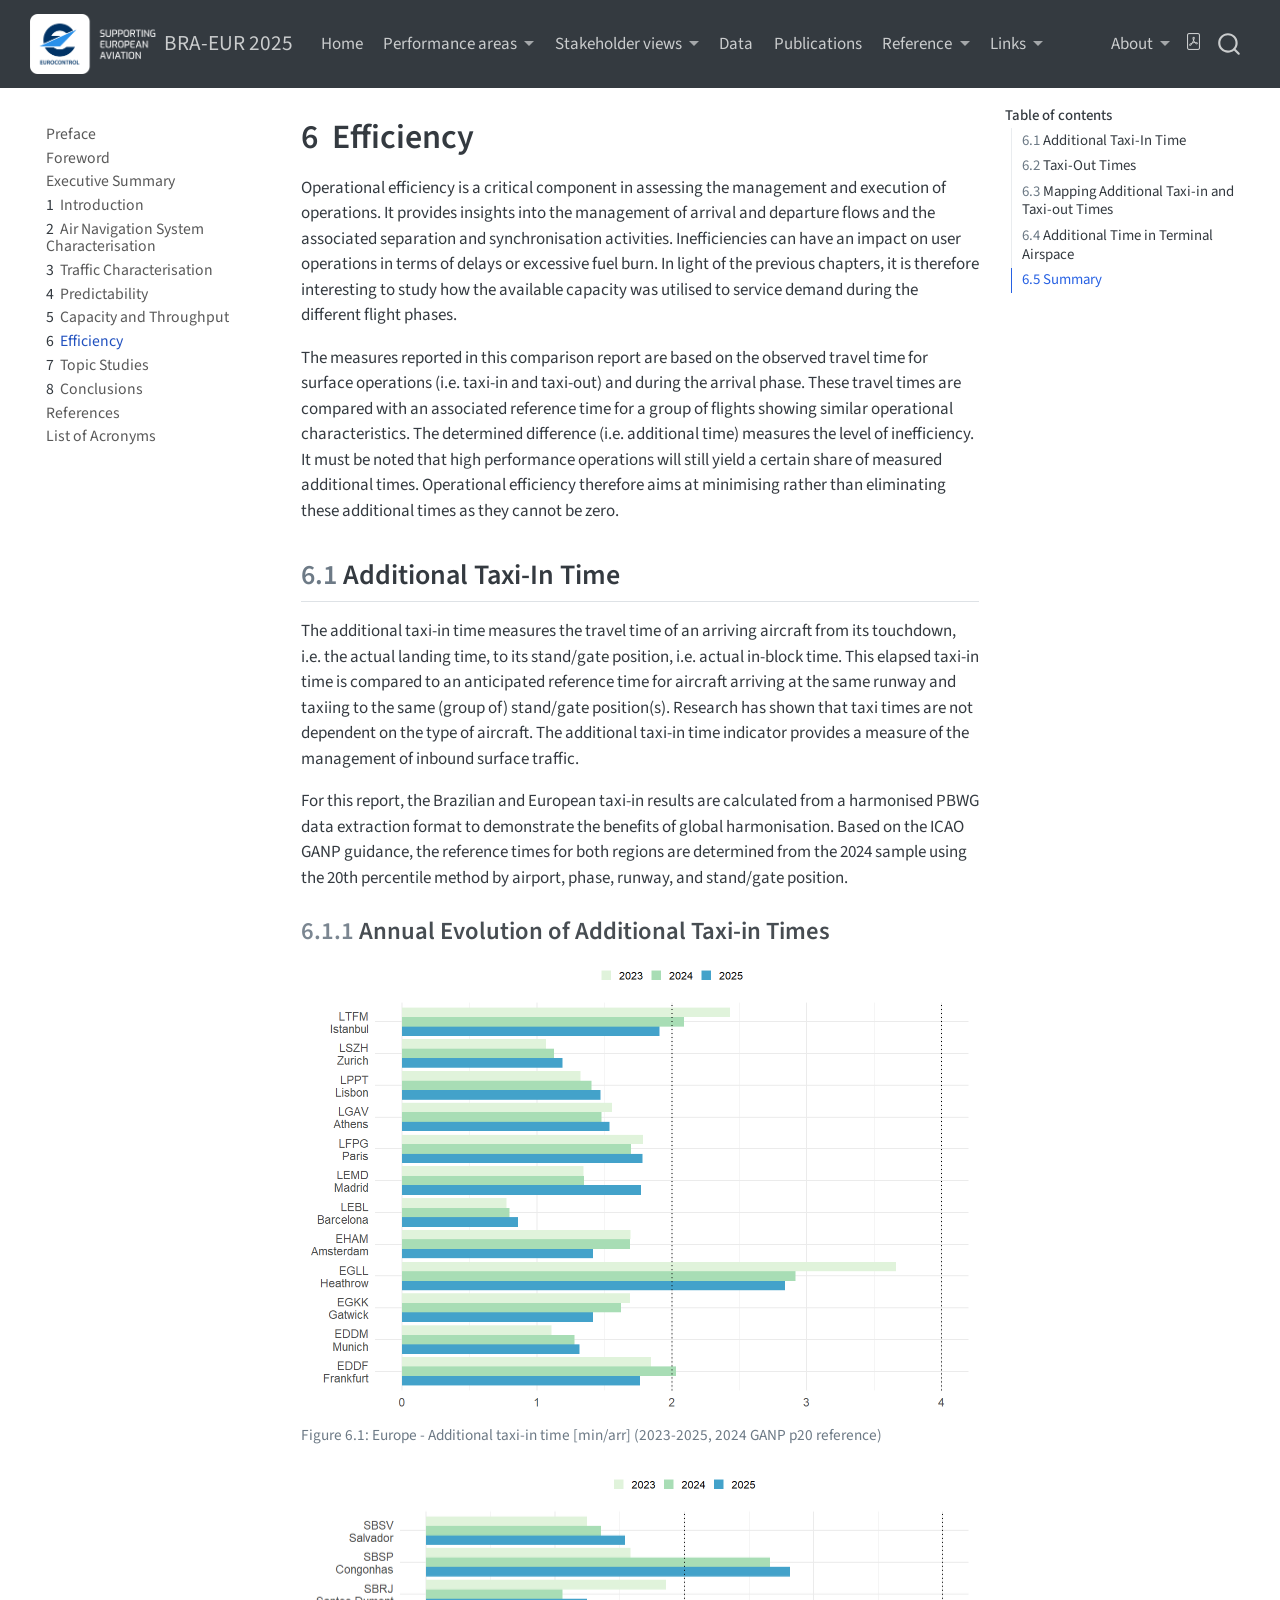
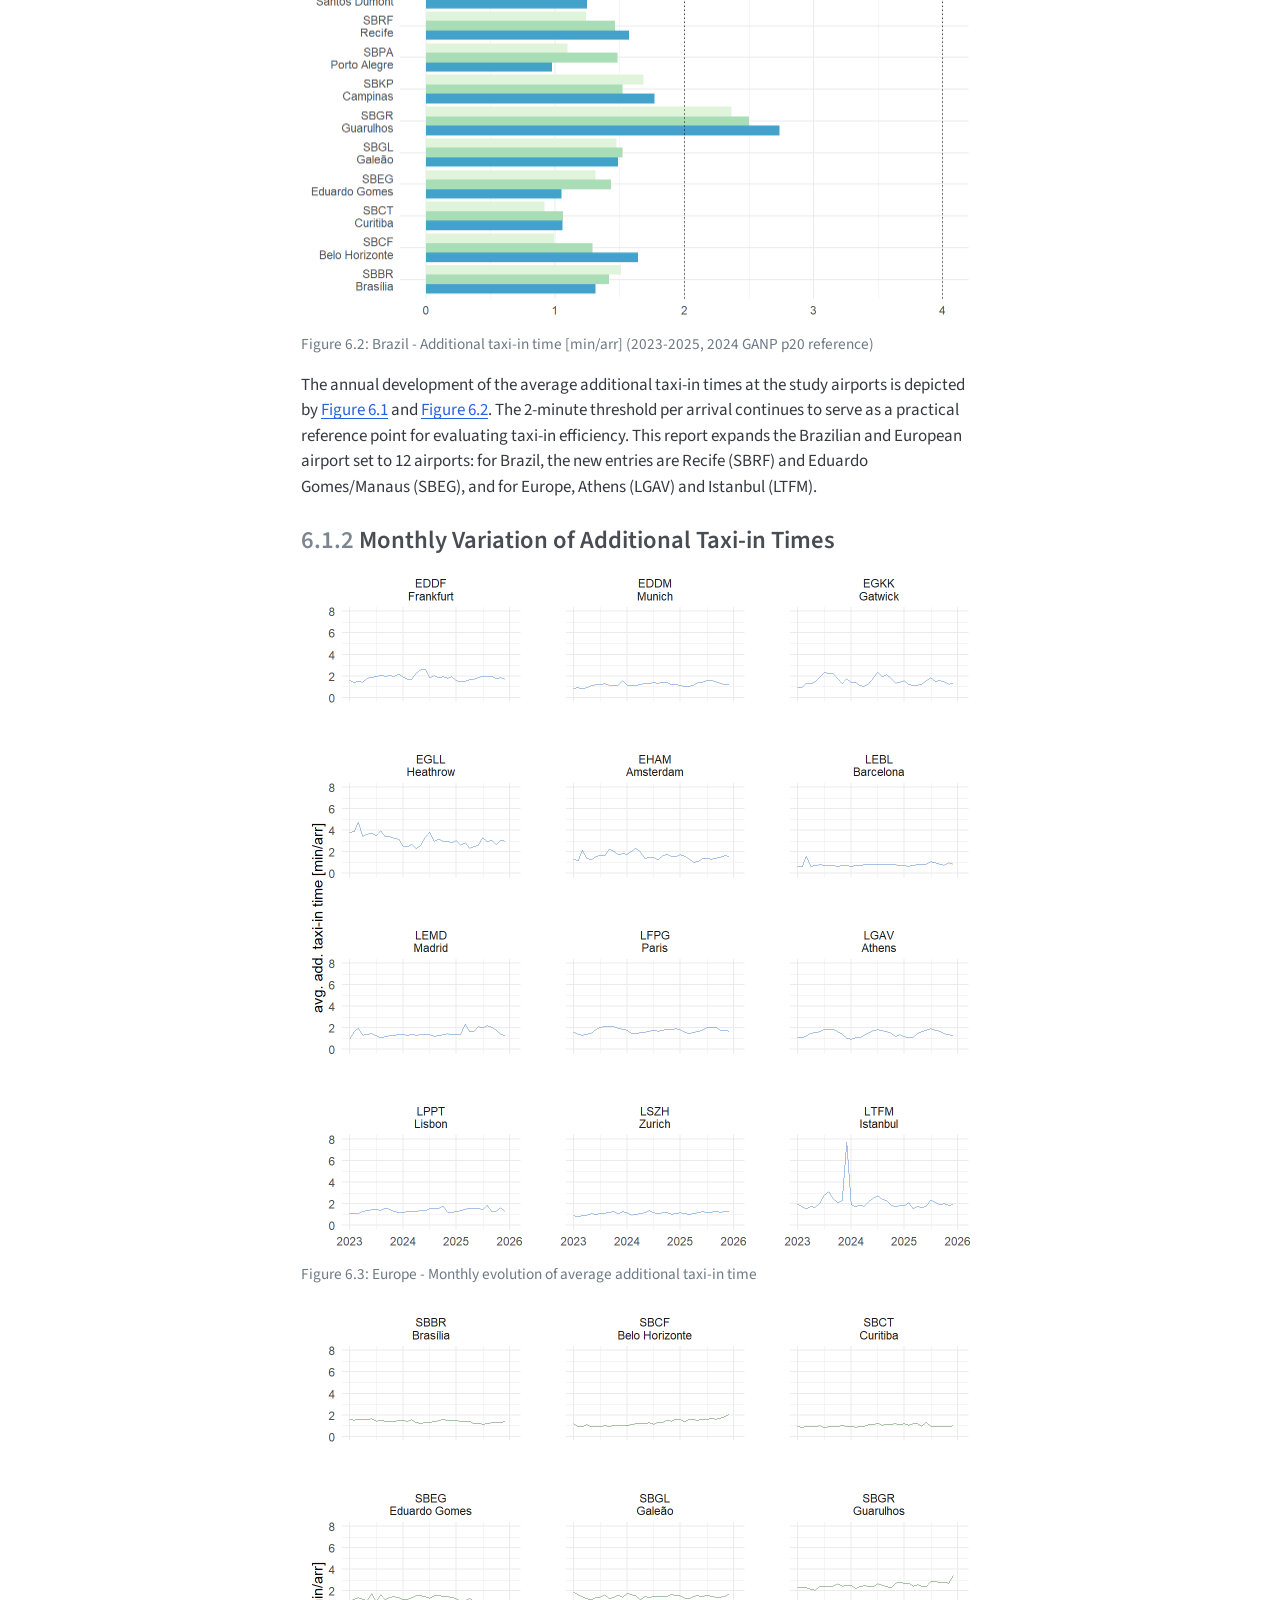
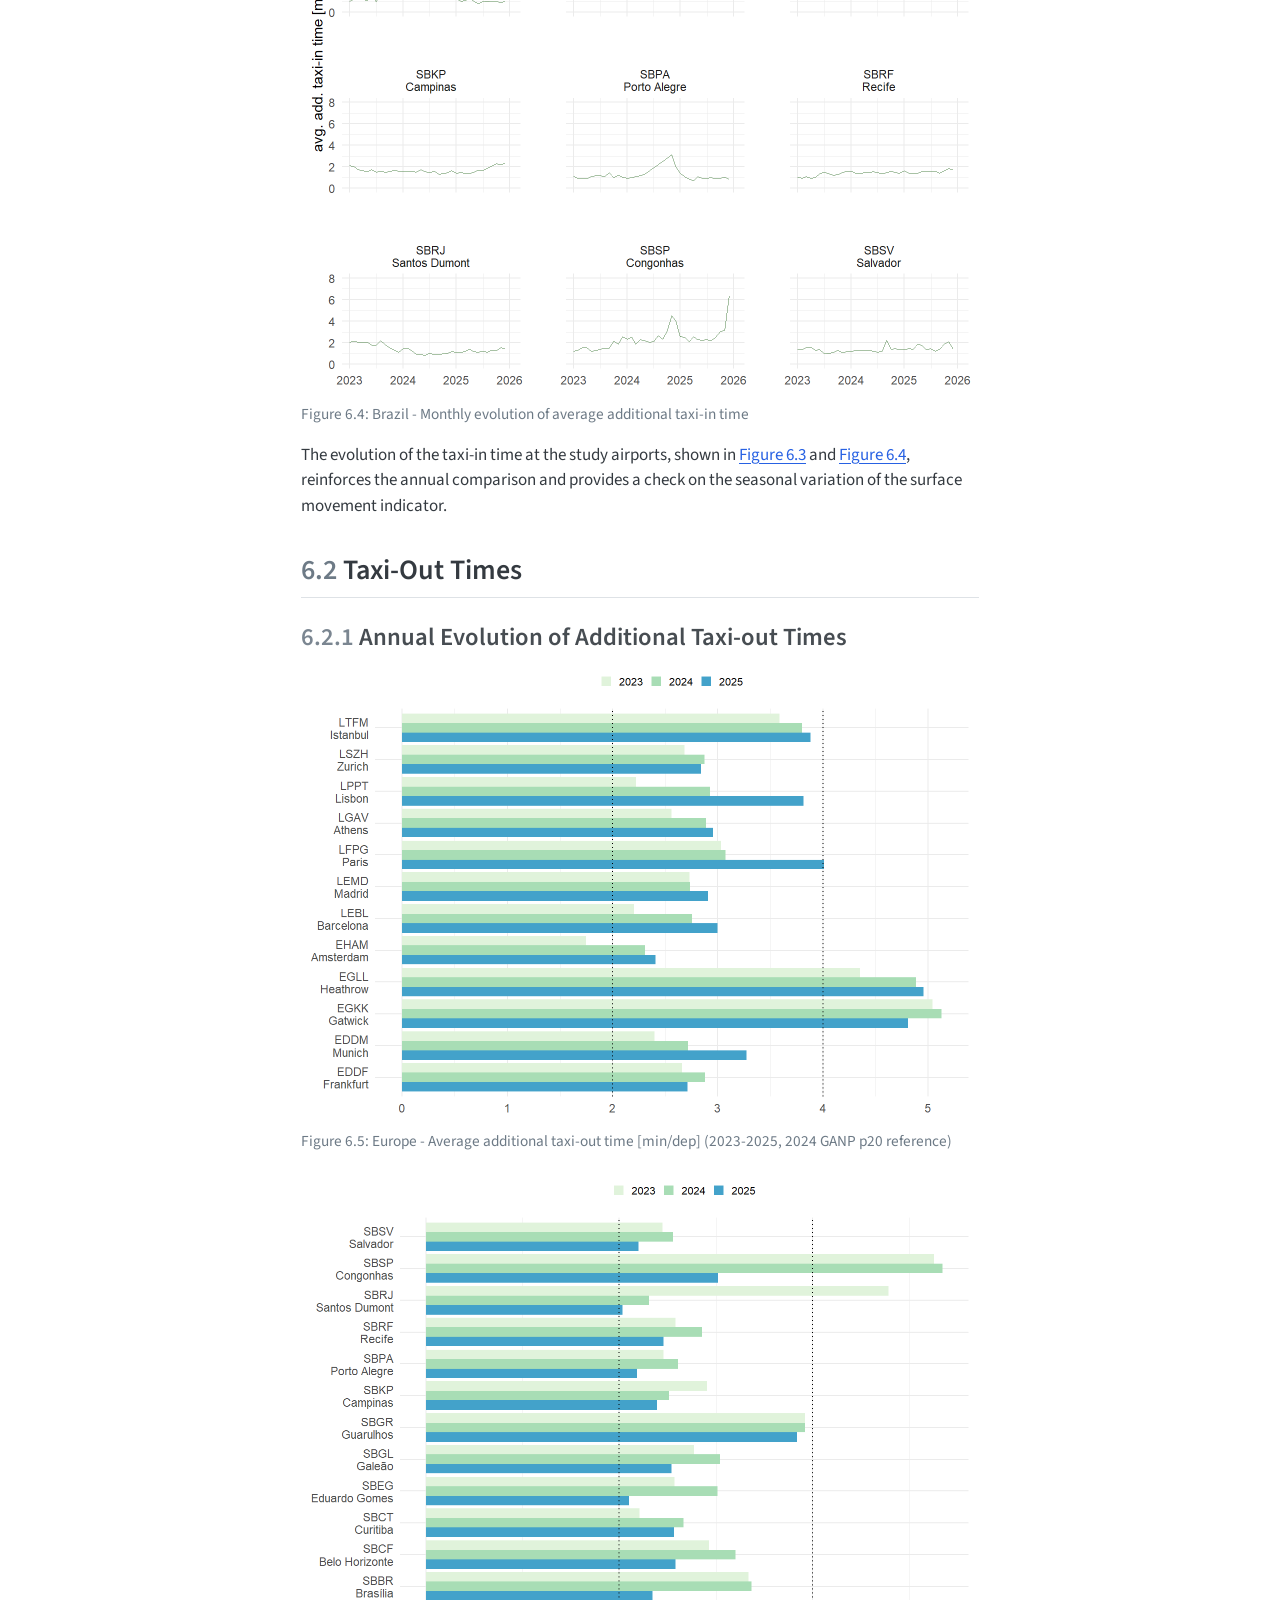
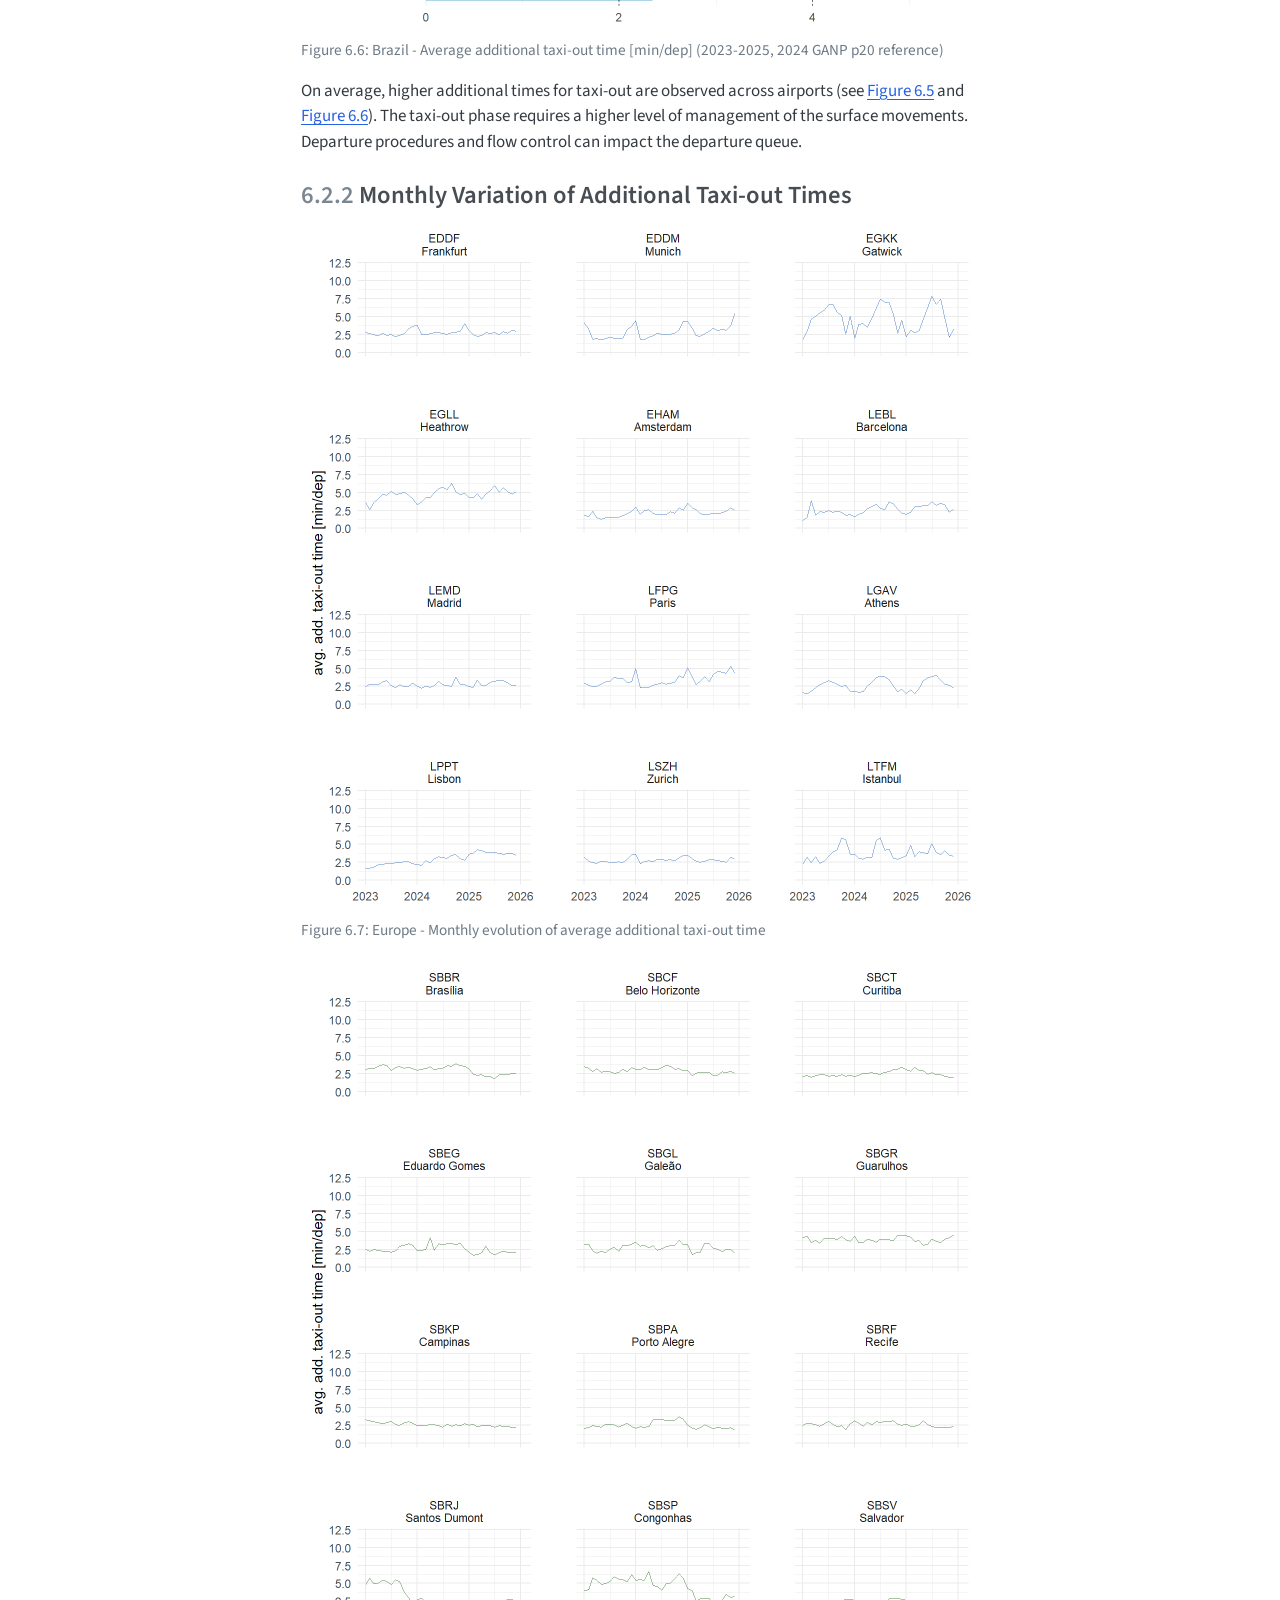
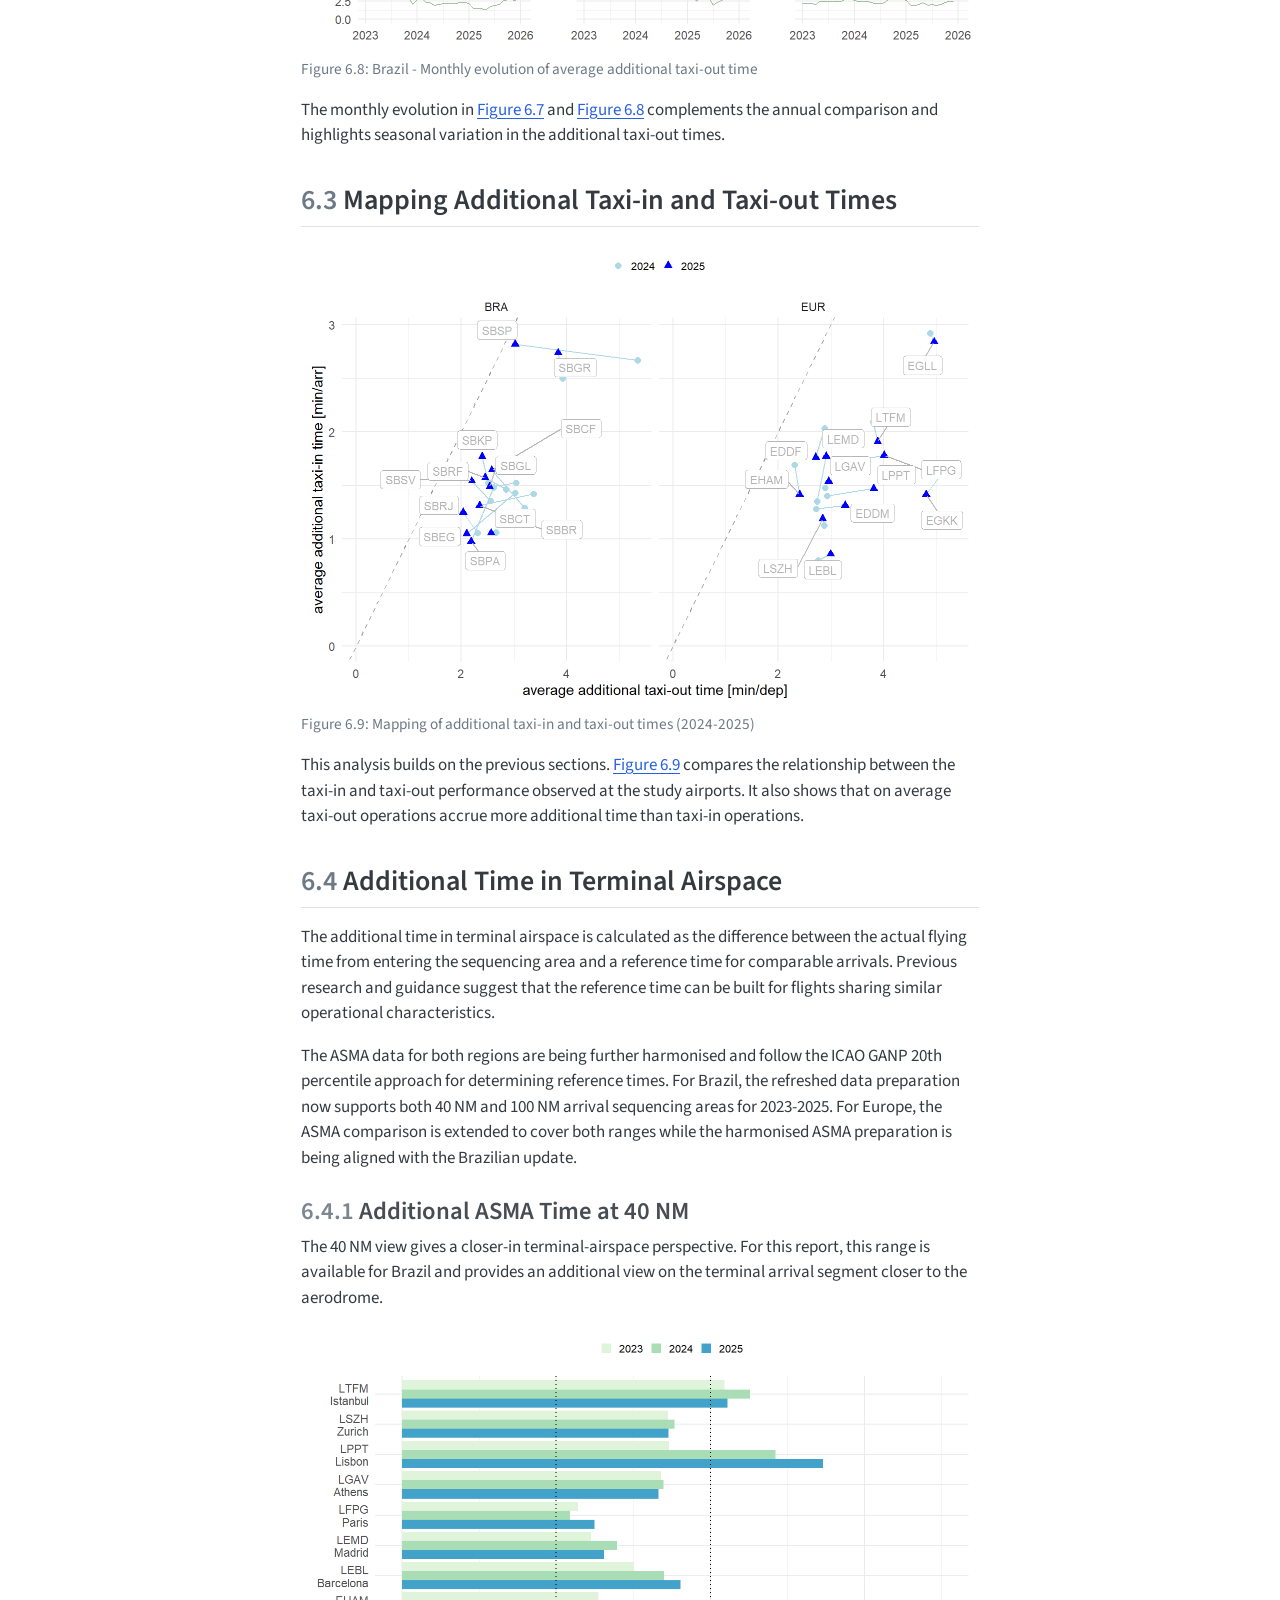
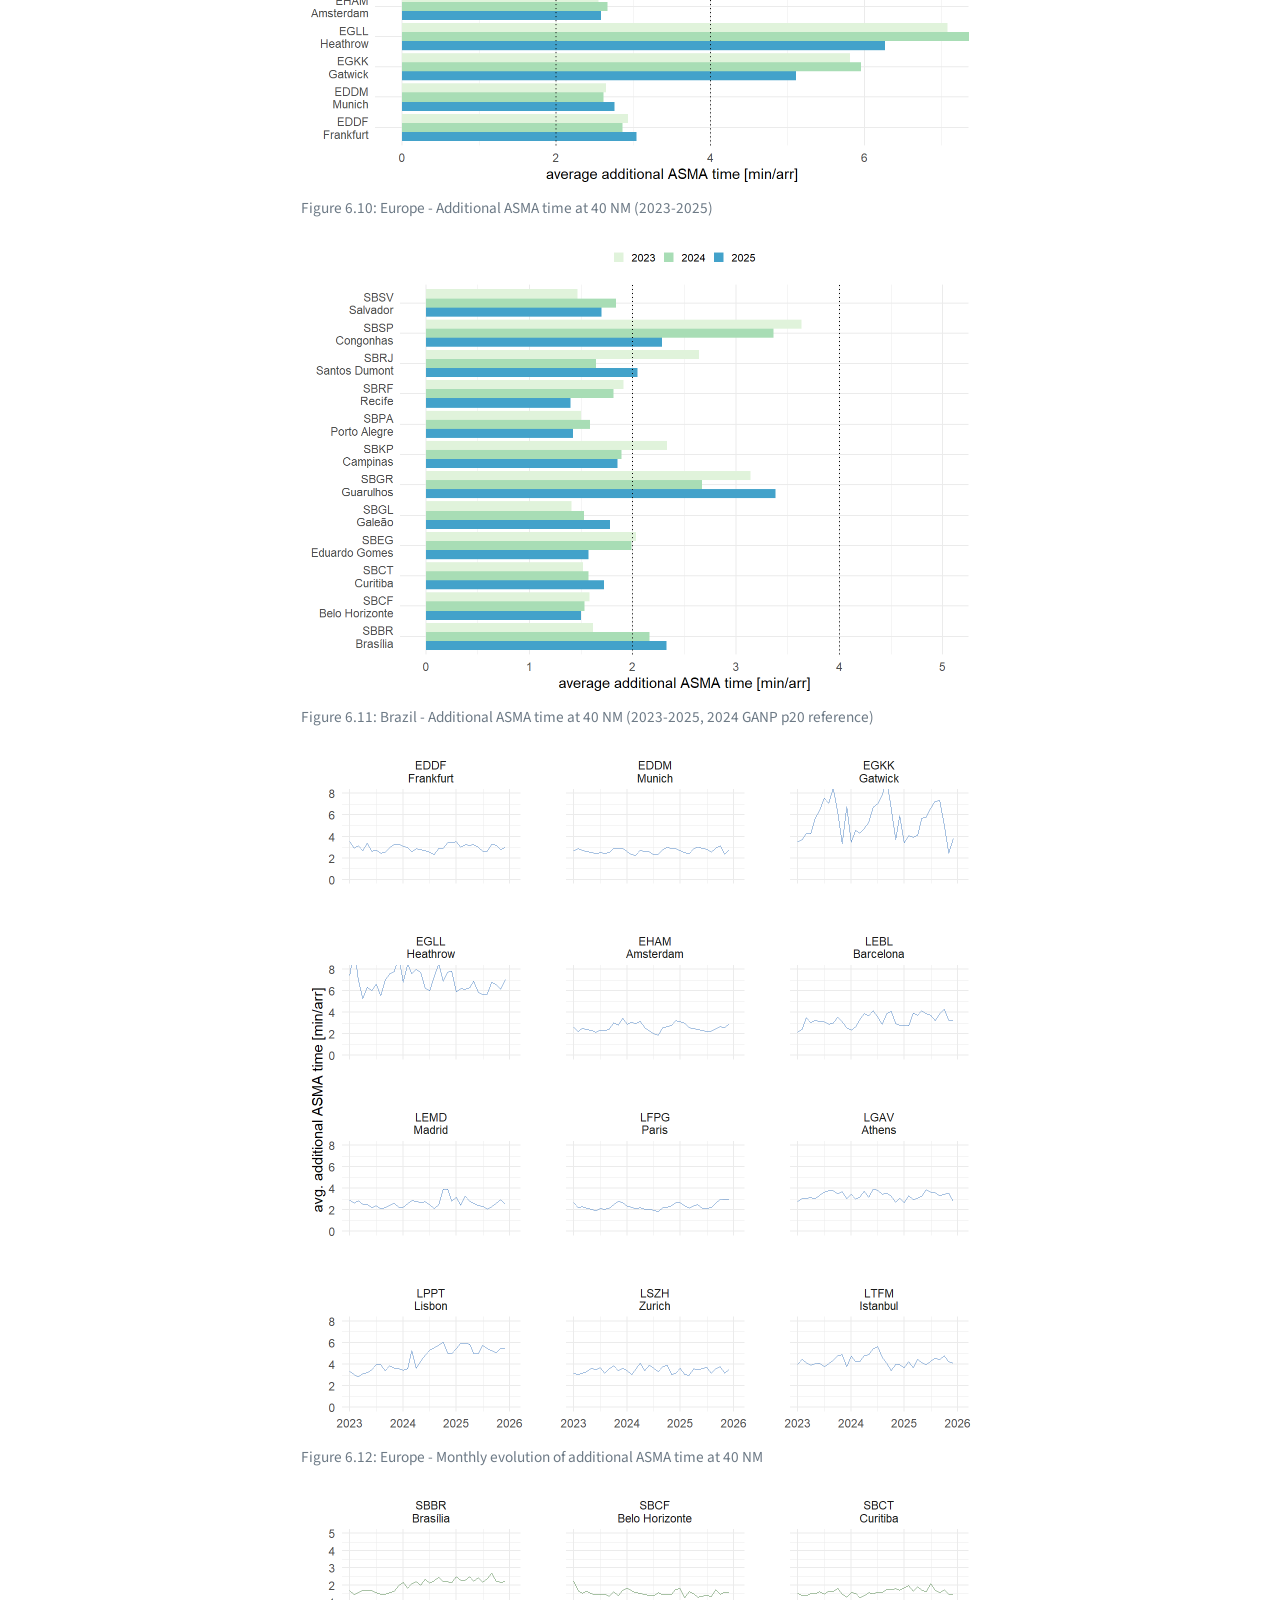
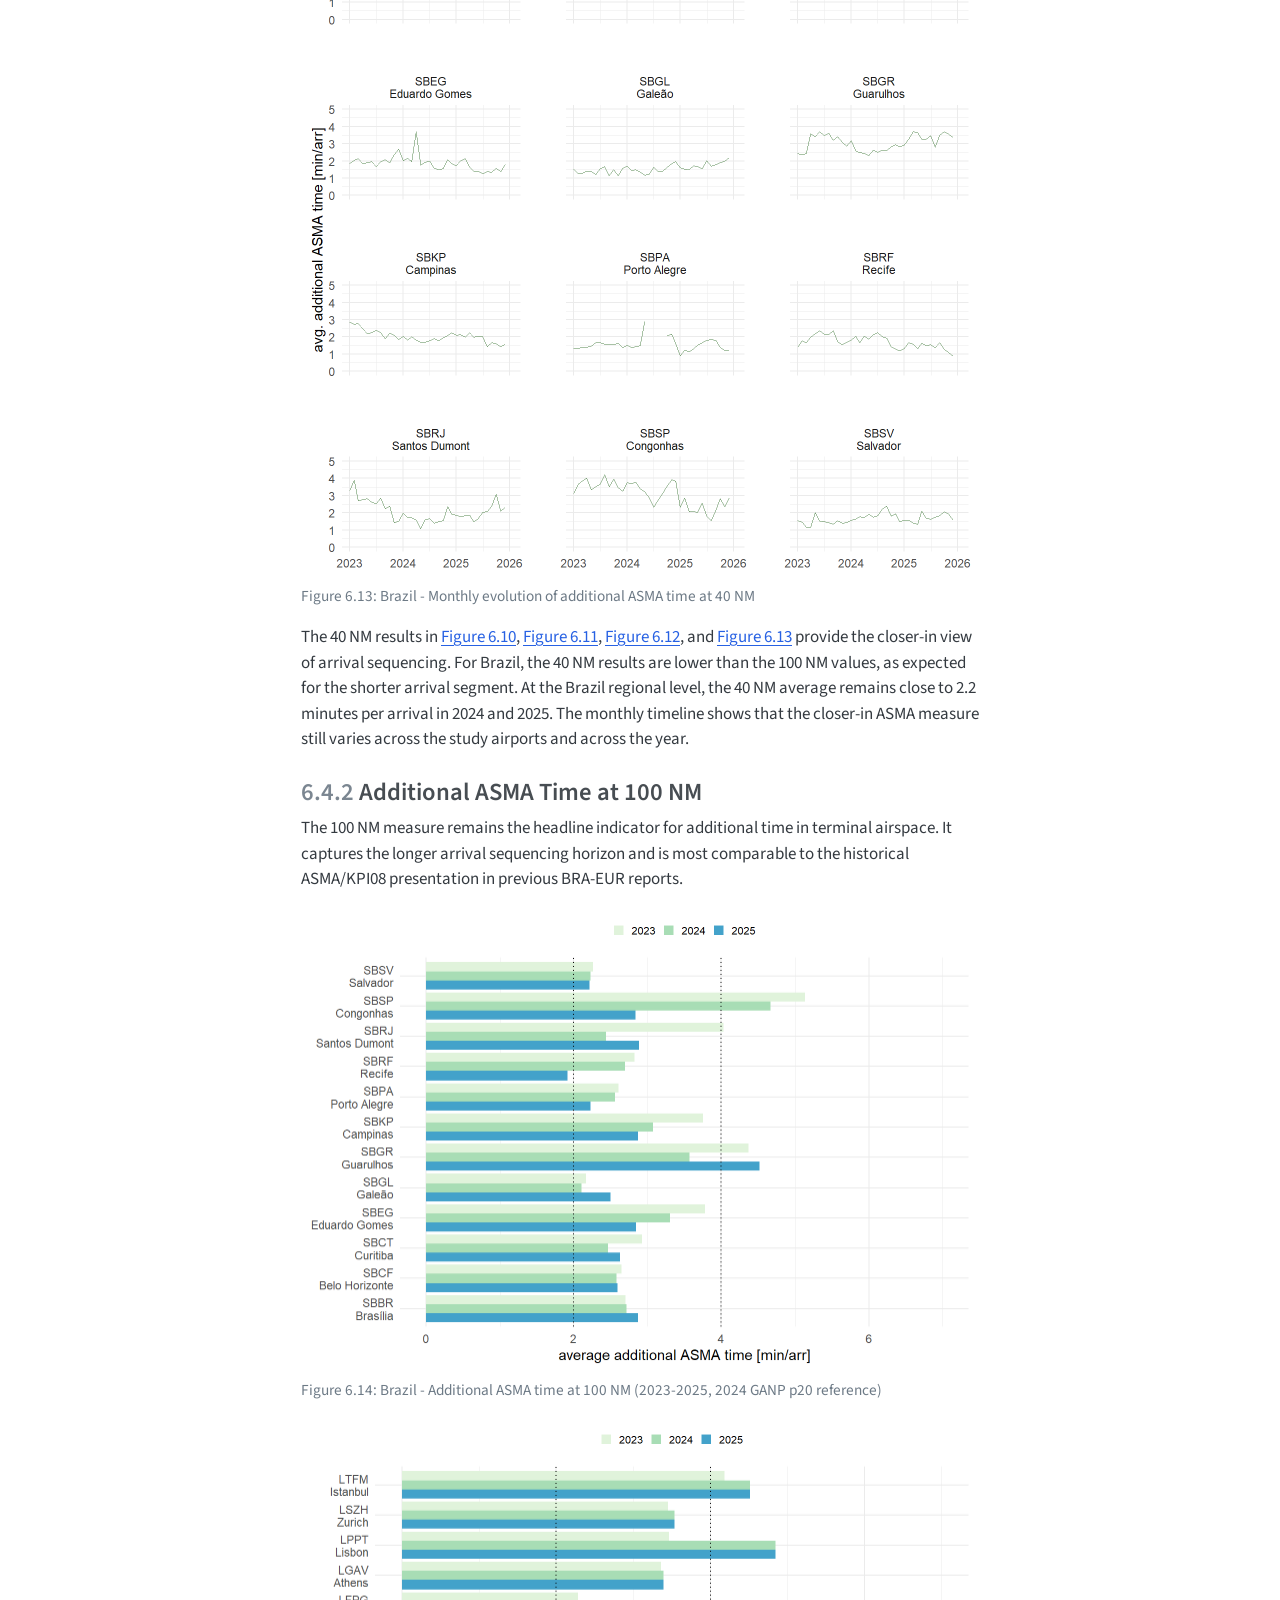
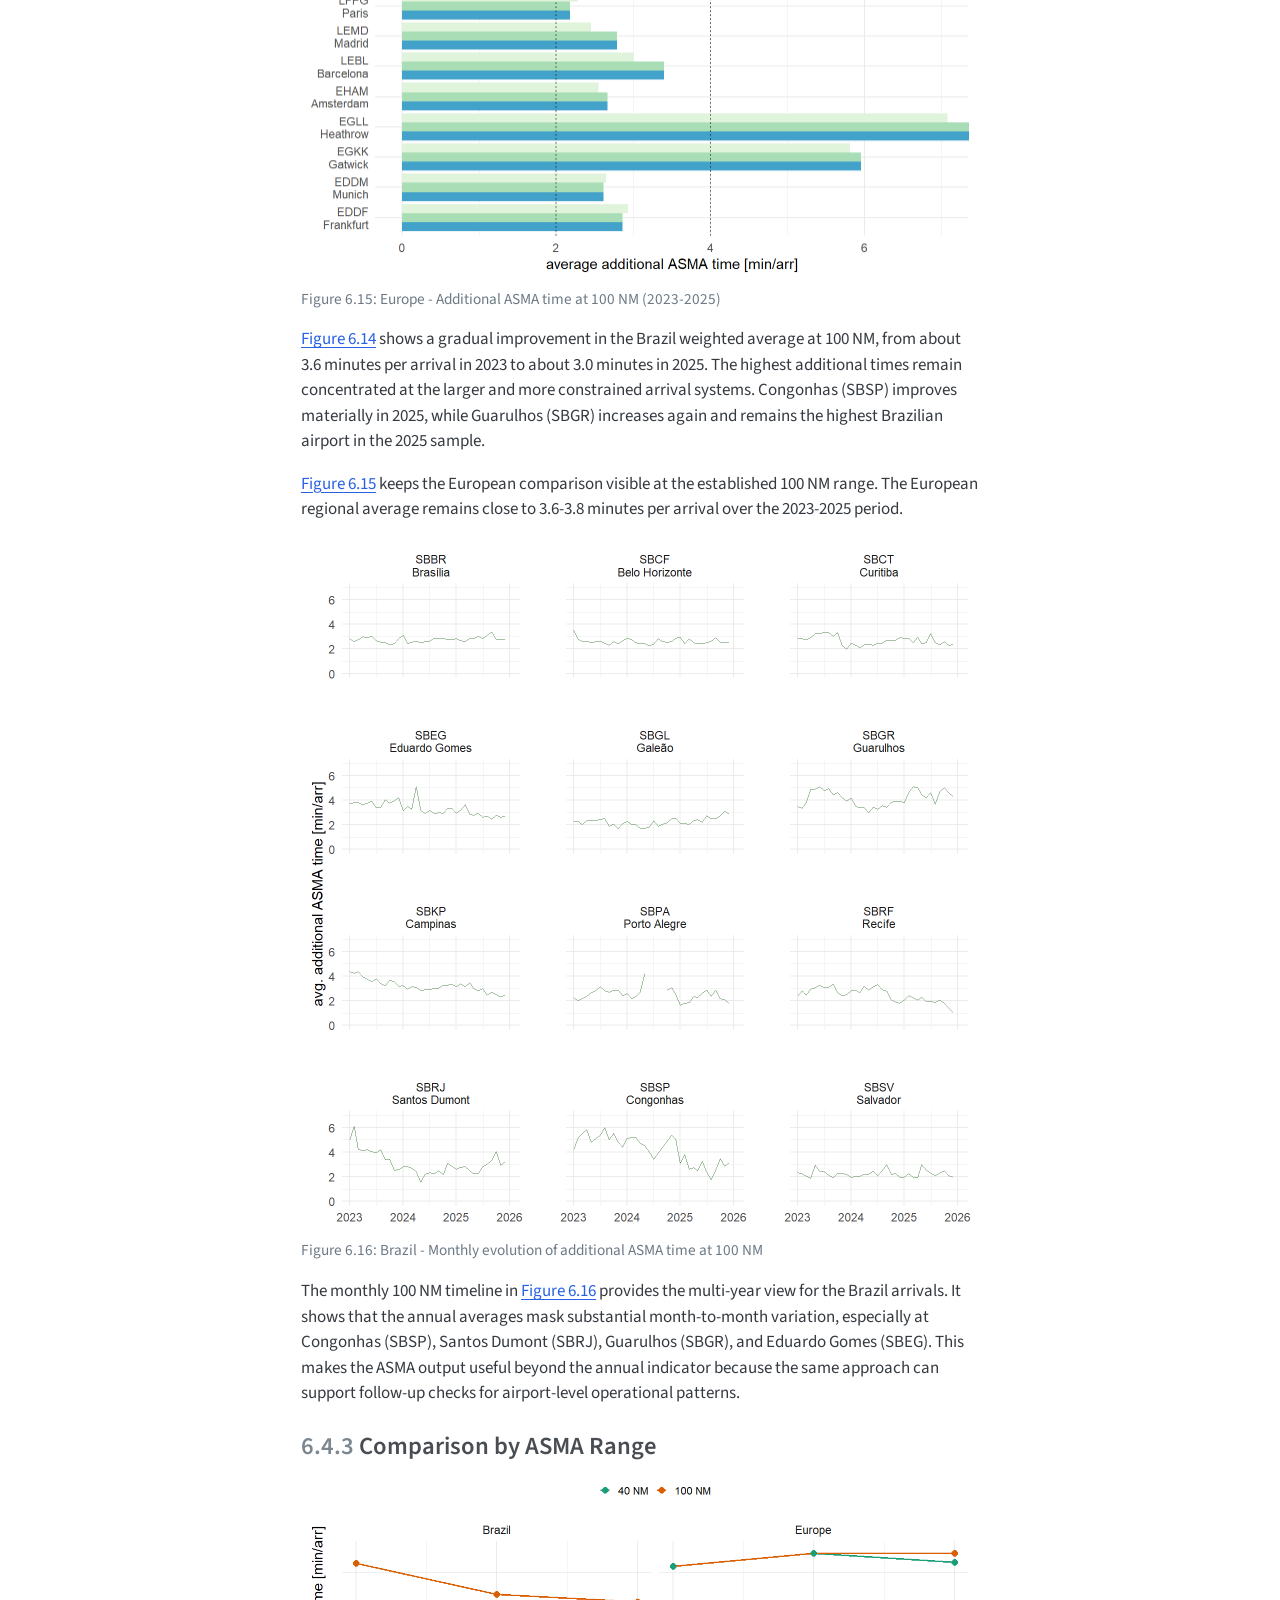
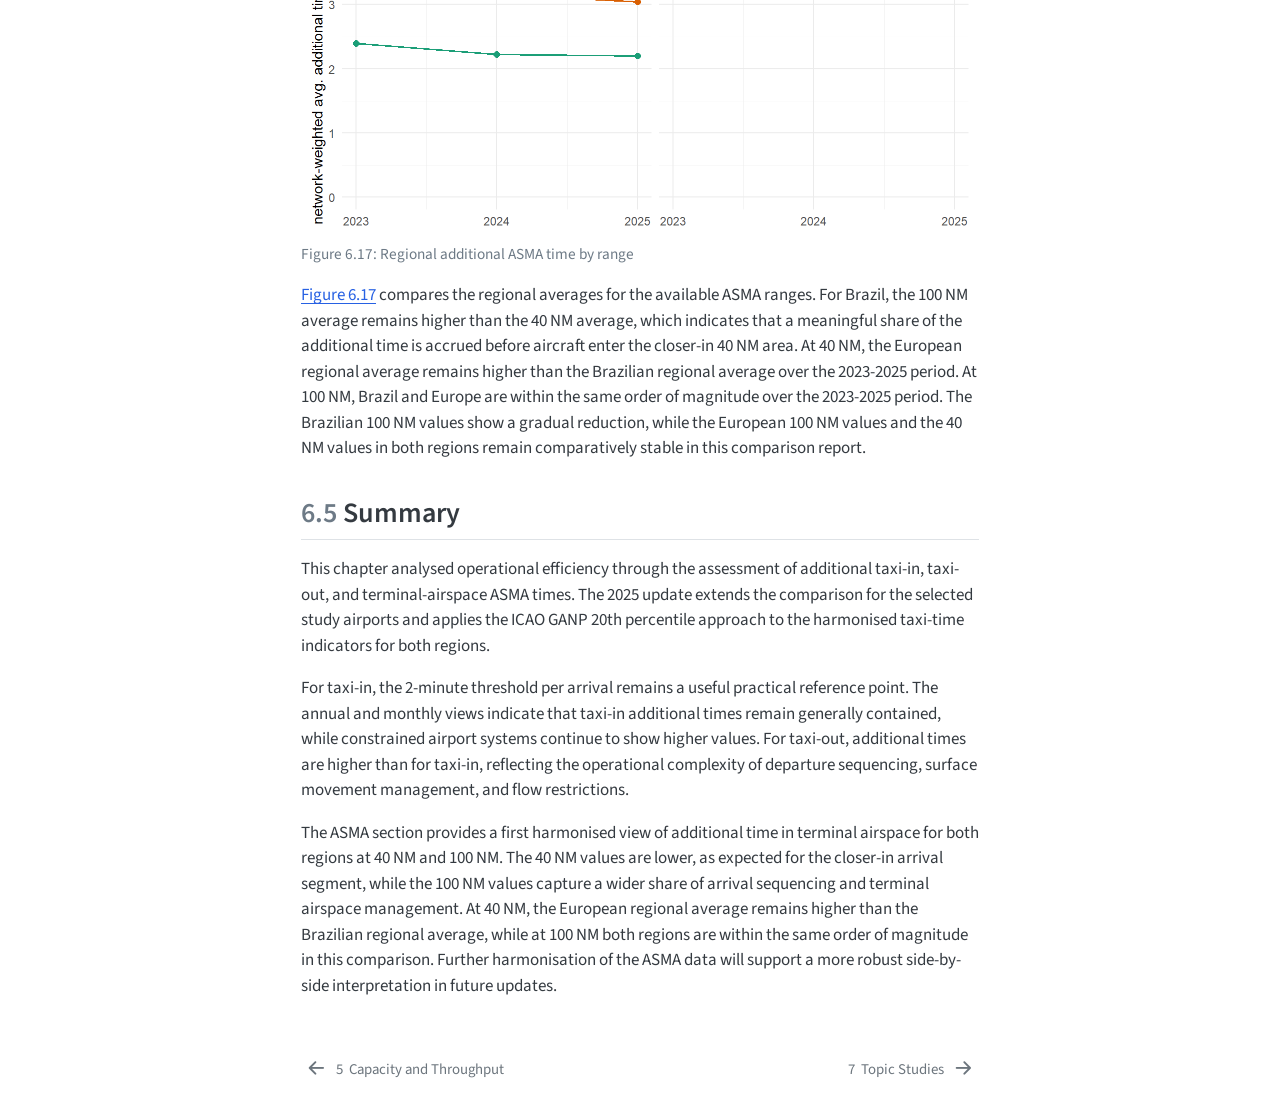
<file: docs/06-efficiency.html>
<!DOCTYPE html>
<html xmlns="http://www.w3.org/1999/xhtml" lang="en" xml:lang="en"><head>

<meta charset="utf-8">
<meta name="generator" content="quarto-1.9.37">

<meta name="viewport" content="width=device-width, initial-scale=1.0, user-scalable=yes">


<title>6&nbsp; Efficiency – Operational Comparison of ANS Performance</title>
<style>
/* Default styles provided by pandoc.
** See https://pandoc.org/MANUAL.html#variables-for-html for config info.
*/
code{white-space: pre-wrap;}
span.smallcaps{font-variant: small-caps;}
div.columns{display: flex; gap: min(4vw, 1.5em);}
div.column{flex: auto; overflow-x: auto;}
div.hanging-indent{margin-left: 1.5em; text-indent: -1.5em;}
ul.task-list{list-style: none;}
ul.task-list li input[type="checkbox"] {
  width: 0.8em;
  margin: 0 0.8em 0.2em -1em; /* quarto-specific, see https://github.com/quarto-dev/quarto-cli/issues/4556 */ 
  vertical-align: middle;
}
/* CSS for citations */
div.csl-bib-body { }
div.csl-entry {
  clear: both;
}
.hanging-indent div.csl-entry {
  margin-left:2em;
  text-indent:-2em;
}
div.csl-left-margin {
  min-width:2em;
  float:left;
}
div.csl-right-inline {
  margin-left:2em;
  padding-left:1em;
}
div.csl-indent {
  margin-left: 2em;
}</style>


<script src="site_libs/quarto-nav/quarto-nav.js"></script>
<script src="site_libs/quarto-nav/headroom.min.js"></script>
<script src="site_libs/clipboard/clipboard.min.js"></script>
<script src="site_libs/quarto-search/autocomplete.umd.js"></script>
<script src="site_libs/quarto-search/fuse.min.js"></script>
<script src="site_libs/quarto-search/quarto-search.js"></script>
<meta name="quarto:offset" content="./">
<link href="./09-studies.html" rel="next">
<link href="./05-capacity-throughput.html" rel="prev">
<script src="site_libs/quarto-html/quarto.js" type="module"></script>
<script src="site_libs/quarto-html/tabsets/tabsets.js" type="module"></script>
<script src="site_libs/quarto-html/popper.min.js"></script>
<script src="site_libs/quarto-html/tippy.umd.min.js"></script>
<script src="site_libs/quarto-html/anchor.min.js"></script>
<link href="site_libs/quarto-html/tippy.css" rel="stylesheet">
<link href="site_libs/quarto-html/quarto-syntax-highlighting-7f8f88aac4f3542376d5c11b86a4c14d.css" rel="stylesheet" id="quarto-text-highlighting-styles">
<script src="site_libs/bootstrap/bootstrap.min.js"></script>
<link href="site_libs/bootstrap/bootstrap-icons.css" rel="stylesheet">
<link href="site_libs/bootstrap/bootstrap-17070d80991f4343db7ac0cd94e3b77a.min.css" rel="stylesheet" append-hash="true" id="quarto-bootstrap" data-mode="light">
<script src="site_libs/quarto-contrib/iconify-3.0.0/iconify-icon.min.js"></script>
<script id="quarto-search-options" type="application/json">{
  "location": "navbar",
  "copy-button": false,
  "collapse-after": 3,
  "panel-placement": "end",
  "type": "overlay",
  "limit": 50,
  "keyboard-shortcut": [
    "f",
    "/",
    "s"
  ],
  "show-item-context": false,
  "language": {
    "search-no-results-text": "No results",
    "search-matching-documents-text": "matching documents",
    "search-copy-link-title": "Copy link to search",
    "search-hide-matches-text": "Hide additional matches",
    "search-more-match-text": "more match in this document",
    "search-more-matches-text": "more matches in this document",
    "search-clear-button-title": "Clear",
    "search-text-placeholder": "",
    "search-detached-cancel-button-title": "Cancel",
    "search-submit-button-title": "Submit",
    "search-label": "Search"
  }
}</script>
<link rel="stylesheet" href="https://cdnjs.cloudflare.com/ajax/libs/font-awesome/5.15.4/css/all.min.css">
<style>
  .navbar-logo {
    max-height: 60px;
  }
</style>
<!-- Matomo -->
<script>
  var _paq = window._paq = window._paq || [];
  _paq.push(['trackPageView']);
  _paq.push(['enableLinkTracking']);
  (function() {
    var u="//stats.eurocontrol.int/";
    _paq.push(['setTrackerUrl', u+'matomo.php']);
    _paq.push(['setSiteId', '26']);
    var d=document, g=d.createElement("script"), s=d.getElementsByTagName("script")[0];
    g.async=true; g.src=u+"matomo.js"; s.parentNode.insertBefore(g,s);
  })();
</script>
<!-- End Matomo Code -->


</head>

<body class="nav-sidebar floating nav-fixed quarto-light">

<div id="quarto-search-results"></div>
  <header id="quarto-header" class="headroom fixed-top">
    <nav class="navbar navbar-expand-lg " data-bs-theme="dark">
      <div class="navbar-container container-fluid">
      <div class="navbar-brand-container mx-auto">
    <a href="./index.html" class="navbar-brand navbar-brand-logo">
    <img src="./media/EUROCONTROL-logo-standard-rgb.png" alt="" class="navbar-logo light-content">
    <img src="./media/EUROCONTROL-logo-standard-rgb.png" alt="" class="navbar-logo dark-content">
    </a>
    <a class="navbar-brand" href="./index.html">
    <span class="navbar-title">BRA-EUR 2025</span>
    </a>
  </div>
            <div id="quarto-search" class="" title="Search"></div>
          <button class="navbar-toggler" type="button" data-bs-toggle="collapse" data-bs-target="#navbarCollapse" aria-controls="navbarCollapse" role="menu" aria-expanded="false" aria-label="Toggle navigation" onclick="if (window.quartoToggleHeadroom) { window.quartoToggleHeadroom(); }">
  <span class="navbar-toggler-icon"></span>
</button>
          <div class="collapse navbar-collapse" id="navbarCollapse">
            <ul class="navbar-nav navbar-nav-scroll me-auto">
  <li class="nav-item">
    <a class="nav-link" href="https://ansperformance.eu/"> 
<span class="menu-text">Home</span></a>
  </li>  
  <li class="nav-item dropdown ">
    <a class="nav-link dropdown-toggle" href="#" id="nav-menu-performance-areas" role="link" data-bs-toggle="dropdown" aria-expanded="false">
 <span class="menu-text">Performance areas</span>
    </a>
    <ul class="dropdown-menu" aria-labelledby="nav-menu-performance-areas">    
        <li>
    <a class="dropdown-item" href="https://www.eurocontrol.int/Economics/BalancedScorecard.html">
 <span class="dropdown-text"><iconify-icon role="img" inline="" icon="fa6-solid:th" aria-label="Icon th from fa6-solid Iconify.design set." title="Icon th from fa6-solid Iconify.design set."></iconify-icon>&nbsp;Balanced scorecard</span></a>
  </li>  
        <li>
    <a class="dropdown-item" href="https://ansperformance.eu/traffic/">
 <span class="dropdown-text"><iconify-icon role="img" inline="" icon="fa6-solid:plane-departure" aria-label="Icon plane-departure from fa6-solid Iconify.design set." title="Icon plane-departure from fa6-solid Iconify.design set."></iconify-icon>&nbsp;Traffic</span></a>
  </li>  
        <li>
    <a class="dropdown-item" href="https://www.eurocontrol.int/Economics/DailyTrafficVariation-States.html">
 <span class="dropdown-text">&nbsp;&nbsp;&nbsp;&nbsp;<span style="font-weight: normal">Daily traffic dashboard</span></span></a>
  </li>  
        <li>
    <a class="dropdown-item" href="https://www.eurocontrol.int/ServiceUnits/Dashboard/EnRouteMainDashboard.html">
 <span class="dropdown-text">&nbsp;&nbsp;&nbsp;<span style="font-weight: normal">Service units</span></span></a>
  </li>  
        <li>
    <a class="dropdown-item" href="https://ansperformance.eu/traffic/statfor/">
 <span class="dropdown-text">&nbsp;&nbsp;&nbsp;<span style="font-weight: normal">Traffic forecast</span></span></a>
  </li>  
        <li>
    <a class="dropdown-item" href="https://ansperformance.eu/traffic/punctuality/">
 <span class="dropdown-text"><iconify-icon role="img" inline="" icon="fa6-solid:calendar" aria-label="Icon calendar from fa6-solid Iconify.design set." title="Icon calendar from fa6-solid Iconify.design set."></iconify-icon>&nbsp;Punctuality</span></a>
  </li>  
        <li>
    <a class="dropdown-item" href="https://www.eurocontrol.int/Economics/DailyPunctuality-States.html">
 <span class="dropdown-text">&nbsp;&nbsp;&nbsp;&nbsp;<span style="font-weight: normal">Daily punctuality dashboard</span></span></a>
  </li>  
        <li>
    <a class="dropdown-item" href="https://ansperformance.eu/traffic/punctuality/#eurocontrol-area-network-view-1">
 <span class="dropdown-text">&nbsp;&nbsp;&nbsp;<span style="font-weight: normal">Network punctuality</span></span></a>
  </li>  
        <li>
    <a class="dropdown-item" href="https://ansperformance.eu/traffic/punctuality/#state-view-1">
 <span class="dropdown-text">&nbsp;&nbsp;&nbsp;<span style="font-weight: normal">State &amp; airport punctuality</span></span></a>
  </li>  
        <li>
    <a class="dropdown-item" href="https://ansperformance.eu/capacity/">
 <span class="dropdown-text"><iconify-icon role="img" inline="" icon="fa6-solid:clock" aria-label="Icon clock from fa6-solid Iconify.design set." title="Icon clock from fa6-solid Iconify.design set."></iconify-icon>&nbsp;En-route &amp; airport delays</span></a>
  </li>  
        <li>
    <a class="dropdown-item" href="https://www.eurocontrol.int/Economics/DailyDelay-States.html">
 <span class="dropdown-text">&nbsp;&nbsp;&nbsp;&nbsp;<span style="font-weight: normal">Daily ATFM delays dashboard</span></span></a>
  </li>  
        <li>
    <a class="dropdown-item" href="https://ansperformance.eu/capacity/atfm_ert/">
 <span class="dropdown-text">&nbsp;&nbsp;&nbsp;<span style="font-weight: normal">En-route ATFM delays</span></span></a>
  </li>  
        <li>
    <a class="dropdown-item" href="https://ansperformance.eu/capacity/atfm_apt/">
 <span class="dropdown-text">&nbsp;&nbsp;&nbsp;<span style="font-weight: normal">Airport ATFM delays</span></span></a>
  </li>  
        <li>
    <a class="dropdown-item" href="https://ansperformance.eu/capacity/tot_dly">
 <span class="dropdown-text">&nbsp;&nbsp;&nbsp;<span style="font-weight: normal">All-causes delays</span></span></a>
  </li>  
        <li>
    <a class="dropdown-item" href="https://ansperformance.eu/efficiency/">
 <span class="dropdown-text"><iconify-icon role="img" inline="" icon="fa6-solid:leaf" aria-label="Icon leaf from fa6-solid Iconify.design set." title="Icon leaf from fa6-solid Iconify.design set."></iconify-icon>&nbsp;Efficiency &amp; environment</span></a>
  </li>  
        <li>
    <a class="dropdown-item" href="https://ansperformance.eu/efficiency/emissions/">
 <span class="dropdown-text">&nbsp;&nbsp;&nbsp;<span style="font-weight: normal">CO<sub>2</sub> emissions</span></span></a>
  </li>  
        <li>
    <a class="dropdown-item" href="https://ansperformance.eu/efficiency/hfe/">
 <span class="dropdown-text">&nbsp;&nbsp;&nbsp;<span style="font-weight: normal">Horizontal flight efficiency</span></span></a>
  </li>  
        <li>
    <a class="dropdown-item" href="https://ansperformance.eu/efficiency/vfe/">
 <span class="dropdown-text">&nbsp;&nbsp;&nbsp;<span style="font-weight: normal">Vertical flight efficiency</span></span></a>
  </li>  
        <li>
    <a class="dropdown-item" href="https://ansperformance.eu/efficiency/asma/">
 <span class="dropdown-text">&nbsp;&nbsp;&nbsp;<span style="font-weight: normal">Terminal holdings</span></span></a>
  </li>  
        <li>
    <a class="dropdown-item" href="https://ansperformance.eu/efficiency/taxiout/">
 <span class="dropdown-text">&nbsp;&nbsp;&nbsp;<span style="font-weight: normal">Taxi-out</span></span></a>
  </li>  
        <li>
    <a class="dropdown-item" href="https://ansperformance.eu/efficiency/taxiin/">
 <span class="dropdown-text">&nbsp;&nbsp;&nbsp;<span style="font-weight: normal">Taxi-in</span></span></a>
  </li>  
        <li>
    <a class="dropdown-item" href="https://ansperformance.eu/economics/">
 <span class="dropdown-text"><iconify-icon role="img" inline="" icon="fa6-solid:euro-sign" aria-label="Icon euro-sign from fa6-solid Iconify.design set." title="Icon euro-sign from fa6-solid Iconify.design set."></iconify-icon>&nbsp;Economics</span></a>
  </li>  
        <li>
    <a class="dropdown-item" href="https://ansperformance.eu/economics/ace-overview/">
 <span class="dropdown-text">&nbsp;&nbsp;&nbsp;<span style="font-weight: normal">ATM cost-effectiveness (ACE)</span></span></a>
  </li>  
        <li>
    <a class="dropdown-item" href="https://www.eurocontrol.int/ServiceUnits/Dashboard/EnRouteUnitRates.html">
 <span class="dropdown-text">&nbsp;&nbsp;&nbsp;<span style="font-weight: normal">Unit rates and costs</span></span></a>
  </li>  
        <li>
    <a class="dropdown-item" href="https://www.eurocontrol.int/ServiceUnits/Dashboard/EnRouteMainDashboard.html">
 <span class="dropdown-text">&nbsp;&nbsp;&nbsp;<span style="font-weight: normal">Service units</span></span></a>
  </li>  
        <li>
    <a class="dropdown-item" href="https://ansperformance.eu/economics/finance/">
 <span class="dropdown-text">&nbsp;&nbsp;&nbsp;<span style="font-weight: normal">ANSPs financial dashboard</span></span></a>
  </li>  
        <li>
    <a class="dropdown-item" href="https://ansperformance.eu/economics/cba/">
 <span class="dropdown-text">&nbsp;&nbsp;&nbsp;<span style="font-weight: normal">Standard Inputs for Economic Analyses</span></span></a>
  </li>  
    </ul>
  </li>
  <li class="nav-item dropdown ">
    <a class="nav-link dropdown-toggle" href="#" id="nav-menu-stakeholder-views" role="link" data-bs-toggle="dropdown" aria-expanded="false">
 <span class="menu-text">Stakeholder views</span>
    </a>
    <ul class="dropdown-menu" aria-labelledby="nav-menu-stakeholder-views">    
        <li>
    <a class="dropdown-item" href="https://ansperformance.eu/dashboard/stakeholder/airport/">
 <span class="dropdown-text"><iconify-icon role="img" inline="" icon="fa6-solid:plane-arrival" aria-label="Icon plane-arrival from fa6-solid Iconify.design set." title="Icon plane-arrival from fa6-solid Iconify.design set."></iconify-icon>&nbsp;Airports</span></a>
  </li>  
        <li>
    <a class="dropdown-item" href="https://ansperformance.eu/dashboard/stakeholder/ansp/">
 <span class="dropdown-text"><iconify-icon role="img" inline="" icon="fa6-solid:compass" aria-label="Icon compass from fa6-solid Iconify.design set." title="Icon compass from fa6-solid Iconify.design set."></iconify-icon>&nbsp;Air navigation service provider</span></a>
  </li>  
        <li>
    <a class="dropdown-item" href="https://ansperformance.eu/dashboard/stakeholder/state/">
 <span class="dropdown-text"><iconify-icon role="img" inline="" icon="fa6-solid:globe" aria-label="Icon globe from fa6-solid Iconify.design set." title="Icon globe from fa6-solid Iconify.design set."></iconify-icon>&nbsp;States</span></a>
  </li>  
    </ul>
  </li>
  <li class="nav-item">
    <a class="nav-link" href="https://ansperformance.eu/data/"> 
<span class="menu-text">Data</span></a>
  </li>  
  <li class="nav-item">
    <a class="nav-link" href="https://ansperformance.eu/publications/"> 
<span class="menu-text">Publications</span></a>
  </li>  
  <li class="nav-item dropdown ">
    <a class="nav-link dropdown-toggle" href="#" id="nav-menu-reference" role="link" data-bs-toggle="dropdown" aria-expanded="false">
 <span class="menu-text">Reference</span>
    </a>
    <ul class="dropdown-menu" aria-labelledby="nav-menu-reference">    
        <li>
    <a class="dropdown-item" href="https://ansperformance.eu/definition/">
 <span class="dropdown-text"><iconify-icon role="img" inline="" icon="fa6-solid:marker" aria-label="Icon marker from fa6-solid Iconify.design set." title="Icon marker from fa6-solid Iconify.design set."></iconify-icon>&nbsp;Definitions</span></a>
  </li>  
        <li>
    <a class="dropdown-item" href="https://ansperformance.eu/methodology/">
 <span class="dropdown-text"><iconify-icon role="img" inline="" icon="fa6-solid:wrench" aria-label="Icon wrench from fa6-solid Iconify.design set." title="Icon wrench from fa6-solid Iconify.design set."></iconify-icon>&nbsp;Methodology</span></a>
  </li>  
        <li>
    <a class="dropdown-item" href="https://ansperformance.eu/acronym/">
 <span class="dropdown-text"><iconify-icon role="img" inline="" icon="fa6-solid:quote-left" aria-label="Icon quote-left from fa6-solid Iconify.design set." title="Icon quote-left from fa6-solid Iconify.design set."></iconify-icon>&nbsp;Acronyms</span></a>
  </li>  
        <li>
    <a class="dropdown-item" href="https://ansperformance.eu/bibliography/">
 <span class="dropdown-text"><iconify-icon role="img" inline="" icon="fa6-solid:book" aria-label="Icon book from fa6-solid Iconify.design set." title="Icon book from fa6-solid Iconify.design set."></iconify-icon>&nbsp;Bibliography</span></a>
  </li>  
    </ul>
  </li>
  <li class="nav-item dropdown ">
    <a class="nav-link dropdown-toggle" href="#" id="nav-menu-links" role="link" data-bs-toggle="dropdown" aria-expanded="false">
 <span class="menu-text">Links</span>
    </a>
    <ul class="dropdown-menu" aria-labelledby="nav-menu-links">    
        <li>
    <a class="dropdown-item" href="https://www.eurocontrol.int/">
 <span class="dropdown-text">EUROCONTROL <i class="fas fa-xs fa-external-link-alt"></i></span></a>
  </li>  
        <li>
    <a class="dropdown-item" href="https://www.eurocontrol.int/prudata/dashboard/">
 <span class="dropdown-text">Single European Sky (SES) portal <i class="fas fa-xs fa-external-link-alt"></i></span></a>
  </li>  
        <li>
    <a class="dropdown-item" href="https://www4.icao.int/ganpportal/">
 <span class="dropdown-text">ICAO GANP <i class="fas fa-xs fa-external-link-alt"></i></span></a>
  </li>  
        <li>
    <a class="dropdown-item" href="https://ext.eurocontrol.int/connectivity_web/from">
 <span class="dropdown-text">Connectivity dashboard <i class="fas fa-xs fa-external-link-alt"></i></span></a>
  </li>  
        <li>
    <a class="dropdown-item" href="https://ansperformance.eu/transformation/">
 <span class="dropdown-text">PRC Transformation Strategy</span></a>
  </li>  
        <li>
    <a class="dropdown-item" href="https://opdi.aero">
 <span class="dropdown-text">PRC Open Performance Data Initiative</span></a>
  </li>  
    </ul>
  </li>
</ul>
            <ul class="navbar-nav navbar-nav-scroll ms-auto">
  <li class="nav-item dropdown ">
    <a class="nav-link dropdown-toggle" href="#" id="nav-menu-about" role="link" data-bs-toggle="dropdown" aria-expanded="false">
 <span class="menu-text">About</span>
    </a>
    <ul class="dropdown-menu dropdown-menu-end" aria-labelledby="nav-menu-about">    
        <li>
    <a class="dropdown-item" href="https://ansperformance.eu/about/prc/">
 <span class="dropdown-text">About the PRC</span></a>
  </li>  
        <li>
    <a class="dropdown-item" href="https://ansperformance.eu/about/aiu/">
 <span class="dropdown-text">About the AIU</span></a>
  </li>  
        <li>
    <a class="dropdown-item" href="https://ansperformance.eu/about/us/">
 <span class="dropdown-text">About the PRU</span></a>
  </li>  
        <li>
    <a class="dropdown-item" href="https://ansperformance.eu/post/">
 <span class="dropdown-text">Release notes</span></a>
  </li>  
        <li>
    <a class="dropdown-item" href="https://ansperformance.eu/about/disclaimer/">
 <span class="dropdown-text">Disclaimer</span></a>
  </li>  
    </ul>
  </li>
</ul>
          </div> <!-- /navcollapse -->
            <div class="quarto-navbar-tools">
    <a href="./Operational-Comparison-of-ANS-Performance.pdf" title="Download PDF" class="quarto-navigation-tool px-1" aria-label="Download PDF"><i class="bi bi-file-pdf"></i></a>
</div>
      </div> <!-- /container-fluid -->
    </nav>
  <nav class="quarto-secondary-nav">
    <div class="container-fluid d-flex">
      <button type="button" class="quarto-btn-toggle btn" data-bs-toggle="collapse" role="button" data-bs-target=".quarto-sidebar-collapse-item" aria-controls="quarto-sidebar" aria-expanded="false" aria-label="Toggle sidebar navigation" onclick="if (window.quartoToggleHeadroom) { window.quartoToggleHeadroom(); }">
        <i class="bi bi-layout-text-sidebar-reverse"></i>
      </button>
        <nav class="quarto-page-breadcrumbs" aria-label="breadcrumb"><ol class="breadcrumb"><li class="breadcrumb-item"><a href="./06-efficiency.html"><span class="chapter-number">6</span>&nbsp; <span class="chapter-title">Efficiency</span></a></li></ol></nav>
        <a class="flex-grow-1" role="navigation" data-bs-toggle="collapse" data-bs-target=".quarto-sidebar-collapse-item" aria-controls="quarto-sidebar" aria-expanded="false" aria-label="Toggle sidebar navigation" onclick="if (window.quartoToggleHeadroom) { window.quartoToggleHeadroom(); }">      
        </a>
    </div>
  </nav>
</header>
<!-- content -->
<div id="quarto-content" class="quarto-container page-columns page-rows-contents page-layout-article page-navbar">
<!-- sidebar -->
  <nav id="quarto-sidebar" class="sidebar collapse collapse-horizontal quarto-sidebar-collapse-item sidebar-navigation floating overflow-auto">
    <div class="sidebar-menu-container"> 
    <ul class="list-unstyled mt-1">
        <li class="sidebar-item">
  <div class="sidebar-item-container"> 
  <a href="./index.html" class="sidebar-item-text sidebar-link">
 <span class="menu-text">Preface</span></a>
  </div>
</li>
        <li class="sidebar-item">
  <div class="sidebar-item-container"> 
  <a href="./00-foreword.html" class="sidebar-item-text sidebar-link">
 <span class="menu-text">Foreword</span></a>
  </div>
</li>
        <li class="sidebar-item">
  <div class="sidebar-item-container"> 
  <a href="./00-executive-summary.html" class="sidebar-item-text sidebar-link">
 <span class="menu-text">Executive Summary</span></a>
  </div>
</li>
        <li class="sidebar-item">
  <div class="sidebar-item-container"> 
  <a href="./01-intro.html" class="sidebar-item-text sidebar-link">
 <span class="menu-text"><span class="chapter-number">1</span>&nbsp; <span class="chapter-title">Introduction</span></span></a>
  </div>
</li>
        <li class="sidebar-item">
  <div class="sidebar-item-container"> 
  <a href="./02-system-overview.html" class="sidebar-item-text sidebar-link">
 <span class="menu-text"><span class="chapter-number">2</span>&nbsp; <span class="chapter-title">Air Navigation System Characterisation</span></span></a>
  </div>
</li>
        <li class="sidebar-item">
  <div class="sidebar-item-container"> 
  <a href="./03-traffic_characterisation.html" class="sidebar-item-text sidebar-link">
 <span class="menu-text"><span class="chapter-number">3</span>&nbsp; <span class="chapter-title">Traffic Characterisation</span></span></a>
  </div>
</li>
        <li class="sidebar-item">
  <div class="sidebar-item-container"> 
  <a href="./04-predictability.html" class="sidebar-item-text sidebar-link">
 <span class="menu-text"><span class="chapter-number">4</span>&nbsp; <span class="chapter-title">Predictability</span></span></a>
  </div>
</li>
        <li class="sidebar-item">
  <div class="sidebar-item-container"> 
  <a href="./05-capacity-throughput.html" class="sidebar-item-text sidebar-link">
 <span class="menu-text"><span class="chapter-number">5</span>&nbsp; <span class="chapter-title">Capacity and Throughput</span></span></a>
  </div>
</li>
        <li class="sidebar-item">
  <div class="sidebar-item-container"> 
  <a href="./06-efficiency.html" class="sidebar-item-text sidebar-link active">
 <span class="menu-text"><span class="chapter-number">6</span>&nbsp; <span class="chapter-title">Efficiency</span></span></a>
  </div>
</li>
        <li class="sidebar-item">
  <div class="sidebar-item-container"> 
  <a href="./09-studies.html" class="sidebar-item-text sidebar-link">
 <span class="menu-text"><span class="chapter-number">7</span>&nbsp; <span class="chapter-title">Topic Studies</span></span></a>
  </div>
</li>
        <li class="sidebar-item">
  <div class="sidebar-item-container"> 
  <a href="./10-conclusions.html" class="sidebar-item-text sidebar-link">
 <span class="menu-text"><span class="chapter-number">8</span>&nbsp; <span class="chapter-title">Conclusions</span></span></a>
  </div>
</li>
        <li class="sidebar-item">
  <div class="sidebar-item-container"> 
  <a href="./99-references.html" class="sidebar-item-text sidebar-link">
 <span class="menu-text">References</span></a>
  </div>
</li>
        <li class="sidebar-item">
  <div class="sidebar-item-container"> 
  <a href="./A1-appendix.html" class="sidebar-item-text sidebar-link">
 <span class="menu-text">List of Acronyms</span></a>
  </div>
</li>
    </ul>
    </div>
</nav>
<div id="quarto-sidebar-glass" class="quarto-sidebar-collapse-item" data-bs-toggle="collapse" data-bs-target=".quarto-sidebar-collapse-item"></div>
<!-- margin-sidebar -->
    <div id="quarto-margin-sidebar" class="sidebar margin-sidebar">
        <nav id="TOC" role="doc-toc" class="toc-active">
    <h2 id="toc-title">Table of contents</h2>
   
  <ul>
  <li><a href="#additional-taxi-in-time" id="toc-additional-taxi-in-time" class="nav-link active" data-scroll-target="#additional-taxi-in-time"><span class="header-section-number">6.1</span> Additional Taxi-In Time</a>
  <ul class="collapse">
  <li><a href="#annual-evolution-of-additional-taxi-in-times" id="toc-annual-evolution-of-additional-taxi-in-times" class="nav-link" data-scroll-target="#annual-evolution-of-additional-taxi-in-times"><span class="header-section-number">6.1.1</span> Annual Evolution of Additional Taxi-in Times</a></li>
  <li><a href="#monthly-variation-of-additional-taxi-in-times" id="toc-monthly-variation-of-additional-taxi-in-times" class="nav-link" data-scroll-target="#monthly-variation-of-additional-taxi-in-times"><span class="header-section-number">6.1.2</span> Monthly Variation of Additional Taxi-in Times</a></li>
  </ul></li>
  <li><a href="#taxi-out-times" id="toc-taxi-out-times" class="nav-link" data-scroll-target="#taxi-out-times"><span class="header-section-number">6.2</span> Taxi-Out Times</a>
  <ul class="collapse">
  <li><a href="#annual-evolution-of-additional-taxi-out-times" id="toc-annual-evolution-of-additional-taxi-out-times" class="nav-link" data-scroll-target="#annual-evolution-of-additional-taxi-out-times"><span class="header-section-number">6.2.1</span> Annual Evolution of Additional Taxi-out Times</a></li>
  <li><a href="#monthly-variation-of-additional-taxi-out-times" id="toc-monthly-variation-of-additional-taxi-out-times" class="nav-link" data-scroll-target="#monthly-variation-of-additional-taxi-out-times"><span class="header-section-number">6.2.2</span> Monthly Variation of Additional Taxi-out Times</a></li>
  </ul></li>
  <li><a href="#mapping-additional-taxi-in-and-taxi-out-times" id="toc-mapping-additional-taxi-in-and-taxi-out-times" class="nav-link" data-scroll-target="#mapping-additional-taxi-in-and-taxi-out-times"><span class="header-section-number">6.3</span> Mapping Additional Taxi-in and Taxi-out Times</a></li>
  <li><a href="#additional-time-in-terminal-airspace" id="toc-additional-time-in-terminal-airspace" class="nav-link" data-scroll-target="#additional-time-in-terminal-airspace"><span class="header-section-number">6.4</span> Additional Time in Terminal Airspace</a>
  <ul class="collapse">
  <li><a href="#additional-asma-time-at-40-nm" id="toc-additional-asma-time-at-40-nm" class="nav-link" data-scroll-target="#additional-asma-time-at-40-nm"><span class="header-section-number">6.4.1</span> Additional ASMA Time at 40 NM</a></li>
  <li><a href="#additional-asma-time-at-100-nm" id="toc-additional-asma-time-at-100-nm" class="nav-link" data-scroll-target="#additional-asma-time-at-100-nm"><span class="header-section-number">6.4.2</span> Additional ASMA Time at 100 NM</a></li>
  <li><a href="#comparison-by-asma-range" id="toc-comparison-by-asma-range" class="nav-link" data-scroll-target="#comparison-by-asma-range"><span class="header-section-number">6.4.3</span> Comparison by ASMA Range</a></li>
  </ul></li>
  <li><a href="#summary" id="toc-summary" class="nav-link" data-scroll-target="#summary"><span class="header-section-number">6.5</span> Summary</a></li>
  </ul>
</nav>
    </div>
<!-- main -->
<main class="content" id="quarto-document-content">

<header id="title-block-header" class="quarto-title-block default">
<div class="quarto-title">
<h1 class="title"><span class="chapter-number">6</span>&nbsp; <span class="chapter-title">Efficiency</span></h1>
</div>



<div class="quarto-title-meta">

    
  
    
  </div>
  


</header>


<p>Operational efficiency is a critical component in assessing the management and execution of operations. It provides insights into the management of arrival and departure flows and the associated separation and synchronisation activities. Inefficiencies can have an impact on user operations in terms of delays or excessive fuel burn. In light of the previous chapters, it is therefore interesting to study how the available capacity was utilised to service demand during the different flight phases.</p>
<p>The measures reported in this comparison report are based on the observed travel time for surface operations (i.e.&nbsp;taxi-in and taxi-out) and during the arrival phase. These travel times are compared with an associated reference time for a group of flights showing similar operational characteristics. The determined difference (i.e.&nbsp;additional time) measures the level of inefficiency. It must be noted that high performance operations will still yield a certain share of measured additional times. Operational efficiency therefore aims at minimising rather than eliminating these additional times as they cannot be zero.</p>
<section id="additional-taxi-in-time" class="level2" data-number="6.1">
<h2 data-number="6.1" class="anchored" data-anchor-id="additional-taxi-in-time"><span class="header-section-number">6.1</span> Additional Taxi-In Time</h2>
<p>The additional taxi-in time measures the travel time of an arriving aircraft from its touchdown, i.e.&nbsp;the actual landing time, to its stand/gate position, i.e.&nbsp;actual in-block time. This elapsed taxi-in time is compared to an anticipated reference time for aircraft arriving at the same runway and taxiing to the same (group of) stand/gate position(s). Research has shown that taxi times are not dependent on the type of aircraft. The additional taxi-in time indicator provides a measure of the management of inbound surface traffic.</p>
<p>For this report, the Brazilian and European taxi-in results are calculated from a harmonised PBWG data extraction format to demonstrate the benefits of global harmonisation. Based on the ICAO GANP guidance, the reference times for both regions are determined from the 2024 sample using the 20th percentile method by airport, phase, runway, and stand/gate position.</p>
<section id="annual-evolution-of-additional-taxi-in-times" class="level3" data-number="6.1.1">
<h3 data-number="6.1.1" class="anchored" data-anchor-id="annual-evolution-of-additional-taxi-in-times"><span class="header-section-number">6.1.1</span> Annual Evolution of Additional Taxi-in Times</h3>
<div class="cell">
<div class="cell-output-display">
<div id="fig-eur-txit-annual" class="quarto-float quarto-figure quarto-figure-center anchored">
<figure class="quarto-float quarto-float-fig figure">
<div aria-describedby="fig-eur-txit-annual-caption-0ceaefa1-69ba-4598-a22c-09a6ac19f8ca">
<img src="06-efficiency_files/figure-html/fig-eur-txit-annual-1.png" class="img-fluid figure-img" width="672">
</div>
<figcaption class="quarto-float-caption-bottom quarto-float-caption quarto-float-fig" id="fig-eur-txit-annual-caption-0ceaefa1-69ba-4598-a22c-09a6ac19f8ca">
Figure&nbsp;6.1: Europe - Additional taxi-in time [min/arr] (2023-2025, 2024 GANP p20 reference)
</figcaption>
</figure>
</div>
</div>
</div>
<div class="cell">
<div class="cell-output-display">
<div id="fig-bra-txit-annual" class="quarto-float quarto-figure quarto-figure-center anchored">
<figure class="quarto-float quarto-float-fig figure">
<div aria-describedby="fig-bra-txit-annual-caption-0ceaefa1-69ba-4598-a22c-09a6ac19f8ca">
<img src="06-efficiency_files/figure-html/fig-bra-txit-annual-1.png" class="img-fluid figure-img" width="672">
</div>
<figcaption class="quarto-float-caption-bottom quarto-float-caption quarto-float-fig" id="fig-bra-txit-annual-caption-0ceaefa1-69ba-4598-a22c-09a6ac19f8ca">
Figure&nbsp;6.2: Brazil - Additional taxi-in time [min/arr] (2023-2025, 2024 GANP p20 reference)
</figcaption>
</figure>
</div>
</div>
</div>
<p>The annual development of the average additional taxi-in times at the study airports is depicted by <a href="#fig-eur-txit-annual" class="quarto-xref">Figure&nbsp;<span>6.1</span></a> and <a href="#fig-bra-txit-annual" class="quarto-xref">Figure&nbsp;<span>6.2</span></a>. The 2-minute threshold per arrival continues to serve as a practical reference point for evaluating taxi-in efficiency. This report expands the Brazilian and European airport set to 12 airports: for Brazil, the new entries are Recife (SBRF) and Eduardo Gomes/Manaus (SBEG), and for Europe, Athens (LGAV) and Istanbul (LTFM).</p>
</section>
<section id="monthly-variation-of-additional-taxi-in-times" class="level3" data-number="6.1.2">
<h3 data-number="6.1.2" class="anchored" data-anchor-id="monthly-variation-of-additional-taxi-in-times"><span class="header-section-number">6.1.2</span> Monthly Variation of Additional Taxi-in Times</h3>
<div class="cell">
<div class="cell-output-display">
<div id="fig-eur-txit-timeline" class="quarto-float quarto-figure quarto-figure-center anchored">
<figure class="quarto-float quarto-float-fig figure">
<div aria-describedby="fig-eur-txit-timeline-caption-0ceaefa1-69ba-4598-a22c-09a6ac19f8ca">
<img src="06-efficiency_files/figure-html/fig-eur-txit-timeline-1.png" class="img-fluid figure-img" width="672">
</div>
<figcaption class="quarto-float-caption-bottom quarto-float-caption quarto-float-fig" id="fig-eur-txit-timeline-caption-0ceaefa1-69ba-4598-a22c-09a6ac19f8ca">
Figure&nbsp;6.3: Europe - Monthly evolution of average additional taxi-in time
</figcaption>
</figure>
</div>
</div>
</div>
<div class="cell">
<div class="cell-output-display">
<div id="fig-bra-txit-timeline" class="quarto-float quarto-figure quarto-figure-center anchored">
<figure class="quarto-float quarto-float-fig figure">
<div aria-describedby="fig-bra-txit-timeline-caption-0ceaefa1-69ba-4598-a22c-09a6ac19f8ca">
<img src="06-efficiency_files/figure-html/fig-bra-txit-timeline-1.png" class="img-fluid figure-img" width="672">
</div>
<figcaption class="quarto-float-caption-bottom quarto-float-caption quarto-float-fig" id="fig-bra-txit-timeline-caption-0ceaefa1-69ba-4598-a22c-09a6ac19f8ca">
Figure&nbsp;6.4: Brazil - Monthly evolution of average additional taxi-in time
</figcaption>
</figure>
</div>
</div>
</div>
<p>The evolution of the taxi-in time at the study airports, shown in <a href="#fig-eur-txit-timeline" class="quarto-xref">Figure&nbsp;<span>6.3</span></a> and <a href="#fig-bra-txit-timeline" class="quarto-xref">Figure&nbsp;<span>6.4</span></a>, reinforces the annual comparison and provides a check on the seasonal variation of the surface movement indicator.</p>
</section>
</section>
<section id="taxi-out-times" class="level2" data-number="6.2">
<h2 data-number="6.2" class="anchored" data-anchor-id="taxi-out-times"><span class="header-section-number">6.2</span> Taxi-Out Times</h2>
<section id="annual-evolution-of-additional-taxi-out-times" class="level3" data-number="6.2.1">
<h3 data-number="6.2.1" class="anchored" data-anchor-id="annual-evolution-of-additional-taxi-out-times"><span class="header-section-number">6.2.1</span> Annual Evolution of Additional Taxi-out Times</h3>
<div class="cell">
<div class="cell-output-display">
<div id="fig-eur-txot-annual" class="quarto-float quarto-figure quarto-figure-center anchored">
<figure class="quarto-float quarto-float-fig figure">
<div aria-describedby="fig-eur-txot-annual-caption-0ceaefa1-69ba-4598-a22c-09a6ac19f8ca">
<img src="06-efficiency_files/figure-html/fig-eur-txot-annual-1.png" class="img-fluid figure-img" width="672">
</div>
<figcaption class="quarto-float-caption-bottom quarto-float-caption quarto-float-fig" id="fig-eur-txot-annual-caption-0ceaefa1-69ba-4598-a22c-09a6ac19f8ca">
Figure&nbsp;6.5: Europe - Average additional taxi-out time [min/dep] (2023-2025, 2024 GANP p20 reference)
</figcaption>
</figure>
</div>
</div>
</div>
<div class="cell">
<div class="cell-output-display">
<div id="fig-bra-txot-annual" class="quarto-float quarto-figure quarto-figure-center anchored">
<figure class="quarto-float quarto-float-fig figure">
<div aria-describedby="fig-bra-txot-annual-caption-0ceaefa1-69ba-4598-a22c-09a6ac19f8ca">
<img src="06-efficiency_files/figure-html/fig-bra-txot-annual-1.png" class="img-fluid figure-img" width="672">
</div>
<figcaption class="quarto-float-caption-bottom quarto-float-caption quarto-float-fig" id="fig-bra-txot-annual-caption-0ceaefa1-69ba-4598-a22c-09a6ac19f8ca">
Figure&nbsp;6.6: Brazil - Average additional taxi-out time [min/dep] (2023-2025, 2024 GANP p20 reference)
</figcaption>
</figure>
</div>
</div>
</div>
<p>On average, higher additional times for taxi-out are observed across airports (see <a href="#fig-eur-txot-annual" class="quarto-xref">Figure&nbsp;<span>6.5</span></a> and <a href="#fig-bra-txot-annual" class="quarto-xref">Figure&nbsp;<span>6.6</span></a>). The taxi-out phase requires a higher level of management of the surface movements. Departure procedures and flow control can impact the departure queue.</p>
</section>
<section id="monthly-variation-of-additional-taxi-out-times" class="level3" data-number="6.2.2">
<h3 data-number="6.2.2" class="anchored" data-anchor-id="monthly-variation-of-additional-taxi-out-times"><span class="header-section-number">6.2.2</span> Monthly Variation of Additional Taxi-out Times</h3>
<div class="cell">
<div class="cell-output-display">
<div id="fig-eur-txot-timeline" class="quarto-float quarto-figure quarto-figure-center anchored">
<figure class="quarto-float quarto-float-fig figure">
<div aria-describedby="fig-eur-txot-timeline-caption-0ceaefa1-69ba-4598-a22c-09a6ac19f8ca">
<img src="06-efficiency_files/figure-html/fig-eur-txot-timeline-1.png" class="img-fluid figure-img" width="672">
</div>
<figcaption class="quarto-float-caption-bottom quarto-float-caption quarto-float-fig" id="fig-eur-txot-timeline-caption-0ceaefa1-69ba-4598-a22c-09a6ac19f8ca">
Figure&nbsp;6.7: Europe - Monthly evolution of average additional taxi-out time
</figcaption>
</figure>
</div>
</div>
</div>
<div class="cell">
<div class="cell-output-display">
<div id="fig-bra-txot-timeline" class="quarto-float quarto-figure quarto-figure-center anchored">
<figure class="quarto-float quarto-float-fig figure">
<div aria-describedby="fig-bra-txot-timeline-caption-0ceaefa1-69ba-4598-a22c-09a6ac19f8ca">
<img src="06-efficiency_files/figure-html/fig-bra-txot-timeline-1.png" class="img-fluid figure-img" width="672">
</div>
<figcaption class="quarto-float-caption-bottom quarto-float-caption quarto-float-fig" id="fig-bra-txot-timeline-caption-0ceaefa1-69ba-4598-a22c-09a6ac19f8ca">
Figure&nbsp;6.8: Brazil - Monthly evolution of average additional taxi-out time
</figcaption>
</figure>
</div>
</div>
</div>
<p>The monthly evolution in <a href="#fig-eur-txot-timeline" class="quarto-xref">Figure&nbsp;<span>6.7</span></a> and <a href="#fig-bra-txot-timeline" class="quarto-xref">Figure&nbsp;<span>6.8</span></a> complements the annual comparison and highlights seasonal variation in the additional taxi-out times.</p>
</section>
</section>
<section id="mapping-additional-taxi-in-and-taxi-out-times" class="level2" data-number="6.3">
<h2 data-number="6.3" class="anchored" data-anchor-id="mapping-additional-taxi-in-and-taxi-out-times"><span class="header-section-number">6.3</span> Mapping Additional Taxi-in and Taxi-out Times</h2>
<div class="cell">
<div class="cell-output-display">
<div id="fig-txot-txit-mapping" class="quarto-float quarto-figure quarto-figure-center anchored">
<figure class="quarto-float quarto-float-fig figure">
<div aria-describedby="fig-txot-txit-mapping-caption-0ceaefa1-69ba-4598-a22c-09a6ac19f8ca">
<img src="06-efficiency_files/figure-html/fig-txot-txit-mapping-1.png" class="img-fluid figure-img" width="672">
</div>
<figcaption class="quarto-float-caption-bottom quarto-float-caption quarto-float-fig" id="fig-txot-txit-mapping-caption-0ceaefa1-69ba-4598-a22c-09a6ac19f8ca">
Figure&nbsp;6.9: Mapping of additional taxi-in and taxi-out times (2024-2025)
</figcaption>
</figure>
</div>
</div>
</div>
<p>This analysis builds on the previous sections. <a href="#fig-txot-txit-mapping" class="quarto-xref">Figure&nbsp;<span>6.9</span></a> compares the relationship between the taxi-in and taxi-out performance observed at the study airports. It also shows that on average taxi-out operations accrue more additional time than taxi-in operations.</p>
</section>
<section id="additional-time-in-terminal-airspace" class="level2" data-number="6.4">
<h2 data-number="6.4" class="anchored" data-anchor-id="additional-time-in-terminal-airspace"><span class="header-section-number">6.4</span> Additional Time in Terminal Airspace</h2>
<p>The additional time in terminal airspace is calculated as the difference between the actual flying time from entering the sequencing area and a reference time for comparable arrivals. Previous research and guidance suggest that the reference time can be built for flights sharing similar operational characteristics.</p>
<p>The ASMA data for both regions are being further harmonised and follow the ICAO GANP 20th percentile approach for determining reference times. For Brazil, the refreshed data preparation now supports both 40 NM and 100 NM arrival sequencing areas for 2023-2025. For Europe, the ASMA comparison is extended to cover both ranges while the harmonised ASMA preparation is being aligned with the Brazilian update.</p>
<section id="additional-asma-time-at-40-nm" class="level3" data-number="6.4.1">
<h3 data-number="6.4.1" class="anchored" data-anchor-id="additional-asma-time-at-40-nm"><span class="header-section-number">6.4.1</span> Additional ASMA Time at 40 NM</h3>
<p>The 40 NM view gives a closer-in terminal-airspace perspective. For this report, this range is available for Brazil and provides an additional view on the terminal arrival segment closer to the aerodrome.</p>
<div class="cell">
<div class="cell-output-display">
<div id="fig-eur-asma40-annual" class="quarto-float quarto-figure quarto-figure-center anchored">
<figure class="quarto-float quarto-float-fig figure">
<div aria-describedby="fig-eur-asma40-annual-caption-0ceaefa1-69ba-4598-a22c-09a6ac19f8ca">
<img src="06-efficiency_files/figure-html/fig-eur-asma40-annual-1.png" class="img-fluid figure-img" width="672">
</div>
<figcaption class="quarto-float-caption-bottom quarto-float-caption quarto-float-fig" id="fig-eur-asma40-annual-caption-0ceaefa1-69ba-4598-a22c-09a6ac19f8ca">
Figure&nbsp;6.10: Europe - Additional ASMA time at 40 NM (2023-2025)
</figcaption>
</figure>
</div>
</div>
</div>
<div class="cell">
<div class="cell-output-display">
<div id="fig-bra-asma40-annual" class="quarto-float quarto-figure quarto-figure-center anchored">
<figure class="quarto-float quarto-float-fig figure">
<div aria-describedby="fig-bra-asma40-annual-caption-0ceaefa1-69ba-4598-a22c-09a6ac19f8ca">
<img src="06-efficiency_files/figure-html/fig-bra-asma40-annual-1.png" class="img-fluid figure-img" width="672">
</div>
<figcaption class="quarto-float-caption-bottom quarto-float-caption quarto-float-fig" id="fig-bra-asma40-annual-caption-0ceaefa1-69ba-4598-a22c-09a6ac19f8ca">
Figure&nbsp;6.11: Brazil - Additional ASMA time at 40 NM (2023-2025, 2024 GANP p20 reference)
</figcaption>
</figure>
</div>
</div>
</div>
<div class="cell">
<div class="cell-output-display">
<div id="fig-eur-asma40-timeline" class="quarto-float quarto-figure quarto-figure-center anchored">
<figure class="quarto-float quarto-float-fig figure">
<div aria-describedby="fig-eur-asma40-timeline-caption-0ceaefa1-69ba-4598-a22c-09a6ac19f8ca">
<img src="06-efficiency_files/figure-html/fig-eur-asma40-timeline-1.png" class="img-fluid figure-img" width="672">
</div>
<figcaption class="quarto-float-caption-bottom quarto-float-caption quarto-float-fig" id="fig-eur-asma40-timeline-caption-0ceaefa1-69ba-4598-a22c-09a6ac19f8ca">
Figure&nbsp;6.12: Europe - Monthly evolution of additional ASMA time at 40 NM
</figcaption>
</figure>
</div>
</div>
</div>
<div class="cell">
<div class="cell-output-display">
<div id="fig-bra-asma40-timeline" class="quarto-float quarto-figure quarto-figure-center anchored">
<figure class="quarto-float quarto-float-fig figure">
<div aria-describedby="fig-bra-asma40-timeline-caption-0ceaefa1-69ba-4598-a22c-09a6ac19f8ca">
<img src="06-efficiency_files/figure-html/fig-bra-asma40-timeline-1.png" class="img-fluid figure-img" width="672">
</div>
<figcaption class="quarto-float-caption-bottom quarto-float-caption quarto-float-fig" id="fig-bra-asma40-timeline-caption-0ceaefa1-69ba-4598-a22c-09a6ac19f8ca">
Figure&nbsp;6.13: Brazil - Monthly evolution of additional ASMA time at 40 NM
</figcaption>
</figure>
</div>
</div>
</div>
<p>The 40 NM results in <a href="#fig-eur-asma40-annual" class="quarto-xref">Figure&nbsp;<span>6.10</span></a>, <a href="#fig-bra-asma40-annual" class="quarto-xref">Figure&nbsp;<span>6.11</span></a>, <a href="#fig-eur-asma40-timeline" class="quarto-xref">Figure&nbsp;<span>6.12</span></a>, and <a href="#fig-bra-asma40-timeline" class="quarto-xref">Figure&nbsp;<span>6.13</span></a> provide the closer-in view of arrival sequencing. For Brazil, the 40 NM results are lower than the 100 NM values, as expected for the shorter arrival segment. At the Brazil regional level, the 40 NM average remains close to 2.2 minutes per arrival in 2024 and 2025. The monthly timeline shows that the closer-in ASMA measure still varies across the study airports and across the year.</p>
</section>
<section id="additional-asma-time-at-100-nm" class="level3" data-number="6.4.2">
<h3 data-number="6.4.2" class="anchored" data-anchor-id="additional-asma-time-at-100-nm"><span class="header-section-number">6.4.2</span> Additional ASMA Time at 100 NM</h3>
<p>The 100 NM measure remains the headline indicator for additional time in terminal airspace. It captures the longer arrival sequencing horizon and is most comparable to the historical ASMA/KPI08 presentation in previous BRA-EUR reports.</p>
<div class="cell">
<div class="cell-output-display">
<div id="fig-bra-asma100-annual" class="quarto-float quarto-figure quarto-figure-center anchored">
<figure class="quarto-float quarto-float-fig figure">
<div aria-describedby="fig-bra-asma100-annual-caption-0ceaefa1-69ba-4598-a22c-09a6ac19f8ca">
<img src="06-efficiency_files/figure-html/fig-bra-asma100-annual-1.png" class="img-fluid figure-img" width="672">
</div>
<figcaption class="quarto-float-caption-bottom quarto-float-caption quarto-float-fig" id="fig-bra-asma100-annual-caption-0ceaefa1-69ba-4598-a22c-09a6ac19f8ca">
Figure&nbsp;6.14: Brazil - Additional ASMA time at 100 NM (2023-2025, 2024 GANP p20 reference)
</figcaption>
</figure>
</div>
</div>
</div>
<div class="cell">
<div class="cell-output-display">
<div id="fig-eur-asma100-annual" class="quarto-float quarto-figure quarto-figure-center anchored">
<figure class="quarto-float quarto-float-fig figure">
<div aria-describedby="fig-eur-asma100-annual-caption-0ceaefa1-69ba-4598-a22c-09a6ac19f8ca">
<img src="06-efficiency_files/figure-html/fig-eur-asma100-annual-1.png" class="img-fluid figure-img" width="672">
</div>
<figcaption class="quarto-float-caption-bottom quarto-float-caption quarto-float-fig" id="fig-eur-asma100-annual-caption-0ceaefa1-69ba-4598-a22c-09a6ac19f8ca">
Figure&nbsp;6.15: Europe - Additional ASMA time at 100 NM (2023-2025)
</figcaption>
</figure>
</div>
</div>
</div>
<p><a href="#fig-bra-asma100-annual" class="quarto-xref">Figure&nbsp;<span>6.14</span></a> shows a gradual improvement in the Brazil weighted average at 100 NM, from about 3.6 minutes per arrival in 2023 to about 3.0 minutes in 2025. The highest additional times remain concentrated at the larger and more constrained arrival systems. Congonhas (SBSP) improves materially in 2025, while Guarulhos (SBGR) increases again and remains the highest Brazilian airport in the 2025 sample.</p>
<p><a href="#fig-eur-asma100-annual" class="quarto-xref">Figure&nbsp;<span>6.15</span></a> keeps the European comparison visible at the established 100 NM range. The European regional average remains close to 3.6-3.8 minutes per arrival over the 2023-2025 period.</p>
<div class="cell">
<div class="cell-output-display">
<div id="fig-bra-asma100-timeline" class="quarto-float quarto-figure quarto-figure-center anchored">
<figure class="quarto-float quarto-float-fig figure">
<div aria-describedby="fig-bra-asma100-timeline-caption-0ceaefa1-69ba-4598-a22c-09a6ac19f8ca">
<img src="06-efficiency_files/figure-html/fig-bra-asma100-timeline-1.png" class="img-fluid figure-img" width="672">
</div>
<figcaption class="quarto-float-caption-bottom quarto-float-caption quarto-float-fig" id="fig-bra-asma100-timeline-caption-0ceaefa1-69ba-4598-a22c-09a6ac19f8ca">
Figure&nbsp;6.16: Brazil - Monthly evolution of additional ASMA time at 100 NM
</figcaption>
</figure>
</div>
</div>
</div>
<p>The monthly 100 NM timeline in <a href="#fig-bra-asma100-timeline" class="quarto-xref">Figure&nbsp;<span>6.16</span></a> provides the multi-year view for the Brazil arrivals. It shows that the annual averages mask substantial month-to-month variation, especially at Congonhas (SBSP), Santos Dumont (SBRJ), Guarulhos (SBGR), and Eduardo Gomes (SBEG). This makes the ASMA output useful beyond the annual indicator because the same approach can support follow-up checks for airport-level operational patterns.</p>
</section>
<section id="comparison-by-asma-range" class="level3" data-number="6.4.3">
<h3 data-number="6.4.3" class="anchored" data-anchor-id="comparison-by-asma-range"><span class="header-section-number">6.4.3</span> Comparison by ASMA Range</h3>
<div class="cell">
<div class="cell-output-display">
<div id="fig-asma-range-summary" class="quarto-float quarto-figure quarto-figure-center anchored">
<figure class="quarto-float quarto-float-fig figure">
<div aria-describedby="fig-asma-range-summary-caption-0ceaefa1-69ba-4598-a22c-09a6ac19f8ca">
<img src="06-efficiency_files/figure-html/fig-asma-range-summary-1.png" class="img-fluid figure-img" width="672">
</div>
<figcaption class="quarto-float-caption-bottom quarto-float-caption quarto-float-fig" id="fig-asma-range-summary-caption-0ceaefa1-69ba-4598-a22c-09a6ac19f8ca">
Figure&nbsp;6.17: Regional additional ASMA time by range
</figcaption>
</figure>
</div>
</div>
</div>
<p><a href="#fig-asma-range-summary" class="quarto-xref">Figure&nbsp;<span>6.17</span></a> compares the regional averages for the available ASMA ranges. For Brazil, the 100 NM average remains higher than the 40 NM average, which indicates that a meaningful share of the additional time is accrued before aircraft enter the closer-in 40 NM area. At 40 NM, the European regional average remains higher than the Brazilian regional average over the 2023-2025 period. At 100 NM, Brazil and Europe are within the same order of magnitude over the 2023-2025 period. The Brazilian 100 NM values show a gradual reduction, while the European 100 NM values and the 40 NM values in both regions remain comparatively stable in this comparison report.</p>
</section>
</section>
<section id="summary" class="level2" data-number="6.5">
<h2 data-number="6.5" class="anchored" data-anchor-id="summary"><span class="header-section-number">6.5</span> Summary</h2>
<p>This chapter analysed operational efficiency through the assessment of additional taxi-in, taxi-out, and terminal-airspace ASMA times. The 2025 update extends the comparison for the selected study airports and applies the ICAO GANP 20th percentile approach to the harmonised taxi-time indicators for both regions.</p>
<p>For taxi-in, the 2-minute threshold per arrival remains a useful practical reference point. The annual and monthly views indicate that taxi-in additional times remain generally contained, while constrained airport systems continue to show higher values. For taxi-out, additional times are higher than for taxi-in, reflecting the operational complexity of departure sequencing, surface movement management, and flow restrictions.</p>
<p>The ASMA section provides a first harmonised view of additional time in terminal airspace for both regions at 40 NM and 100 NM. The 40 NM values are lower, as expected for the closer-in arrival segment, while the 100 NM values capture a wider share of arrival sequencing and terminal airspace management. At 40 NM, the European regional average remains higher than the Brazilian regional average, while at 100 NM both regions are within the same order of magnitude in this comparison. Further harmonisation of the ASMA data will support a more robust side-by-side interpretation in future updates.</p>


<div id="refs" class="references csl-bib-body hanging-indent" role="list" style="display: none">
<div id="ref-point_merge" class="csl-entry" role="listitem">
EUROCONTROL. 2014. <em>Point Merge Integration of Arrival Flows Enabling Extensive RNAV Application and Continuous Descent</em>. 2nd ed. <span>EUROCONTROL Experimental Centre</span>. <a href="https://www.eurocontrol.int/publication/point-merge-integration-arrival-flows-enabling-extensive-rnav-application-and">https://www.eurocontrol.int/publication/point-merge-integration-arrival-flows-enabling-extensive-rnav-application-and</a>.
</div>
<div id="ref-bra_point_merge" class="csl-entry" role="listitem">
Franzini, Bruno Monteiro, Bernardo Hoffmann Silva, Victor Maciel, et al. 2024. <span>“Analysis of Guarulhos Point Merge Adherence Based on Additional Time in TMA and Trajectory Clustering.”</span> <em>Anais Do XXI Simpósio de Transporte Aéreo - SITRAER 2024</em>, May. <a href="https://doi.org/10.29327/xxi-sitraer-2024.896280">https://doi.org/10.29327/xxi-sitraer-2024.896280</a>.
</div>
<div id="ref-ICAO-Doc9931" class="csl-entry" role="listitem">
International Civil Aviation Organization. 2010. <em>Continuous Descent Operations (CDO) Manual</em>. 1st ed. ICAO Doc 9931. International Civil Aviation Organization (ICAO).
</div>
</div>
</section>

</main> <!-- /main -->
<script id="quarto-html-after-body" type="application/javascript">
  window.document.addEventListener("DOMContentLoaded", function (event) {
    const icon = "";
    const anchorJS = new window.AnchorJS();
    anchorJS.options = {
      placement: 'right',
      icon: icon
    };
    anchorJS.add('.anchored');
    const isCodeAnnotation = (el) => {
      for (const clz of el.classList) {
        if (clz.startsWith('code-annotation-')) {                     
          return true;
        }
      }
      return false;
    }
    const onCopySuccess = function(e) {
      // button target
      const button = e.trigger;
      // don't keep focus
      button.blur();
      // flash "checked"
      button.classList.add('code-copy-button-checked');
      var currentTitle = button.getAttribute("title");
      button.setAttribute("title", "Copied!");
      let tooltip;
      if (window.bootstrap) {
        button.setAttribute("data-bs-toggle", "tooltip");
        button.setAttribute("data-bs-placement", "left");
        button.setAttribute("data-bs-title", "Copied!");
        tooltip = new bootstrap.Tooltip(button, 
          { trigger: "manual", 
            customClass: "code-copy-button-tooltip",
            offset: [0, -8]});
        tooltip.show();    
      }
      setTimeout(function() {
        if (tooltip) {
          tooltip.hide();
          button.removeAttribute("data-bs-title");
          button.removeAttribute("data-bs-toggle");
          button.removeAttribute("data-bs-placement");
        }
        button.setAttribute("title", currentTitle);
        button.classList.remove('code-copy-button-checked');
      }, 1000);
      // clear code selection
      e.clearSelection();
    }
    const getTextToCopy = function(trigger) {
      const outerScaffold = trigger.parentElement.cloneNode(true);
      const codeEl = outerScaffold.querySelector('code');
      for (const childEl of codeEl.children) {
        if (isCodeAnnotation(childEl)) {
          childEl.remove();
        }
      }
      return codeEl.innerText;
    }
    const clipboard = new window.ClipboardJS('.code-copy-button:not([data-in-quarto-modal])', {
      text: getTextToCopy
    });
    clipboard.on('success', onCopySuccess);
    if (window.document.getElementById('quarto-embedded-source-code-modal')) {
      const clipboardModal = new window.ClipboardJS('.code-copy-button[data-in-quarto-modal]', {
        text: getTextToCopy,
        container: window.document.getElementById('quarto-embedded-source-code-modal')
      });
      clipboardModal.on('success', onCopySuccess);
    }
      var localhostRegex = new RegExp(/^(?:http|https):\/\/localhost\:?[0-9]*\//);
      var mailtoRegex = new RegExp(/^mailto:/);
        var filterRegex = new RegExp('/' + window.location.host + '/');
      var isInternal = (href) => {
          return filterRegex.test(href) || localhostRegex.test(href) || mailtoRegex.test(href);
      }
      // Inspect non-navigation links and adorn them if external
     var links = window.document.querySelectorAll('a[href]:not(.nav-link):not(.navbar-brand):not(.toc-action):not(.sidebar-link):not(.sidebar-item-toggle):not(.pagination-link):not(.no-external):not([aria-hidden]):not(.dropdown-item):not(.quarto-navigation-tool):not(.about-link)');
      for (var i=0; i<links.length; i++) {
        const link = links[i];
        if (!isInternal(link.href)) {
          // undo the damage that might have been done by quarto-nav.js in the case of
          // links that we want to consider external
          if (link.dataset.originalHref !== undefined) {
            link.href = link.dataset.originalHref;
          }
        }
      }
    function tippyHover(el, contentFn, onTriggerFn, onUntriggerFn) {
      const config = {
        allowHTML: true,
        maxWidth: 500,
        delay: 100,
        arrow: false,
        appendTo: function(el) {
            return el.parentElement;
        },
        interactive: true,
        interactiveBorder: 10,
        theme: 'quarto',
        placement: 'bottom-start',
      };
      if (contentFn) {
        config.content = contentFn;
      }
      if (onTriggerFn) {
        config.onTrigger = onTriggerFn;
      }
      if (onUntriggerFn) {
        config.onUntrigger = onUntriggerFn;
      }
      window.tippy(el, config); 
    }
    const noterefs = window.document.querySelectorAll('a[role="doc-noteref"]');
    for (var i=0; i<noterefs.length; i++) {
      const ref = noterefs[i];
      tippyHover(ref, function() {
        // use id or data attribute instead here
        let href = ref.getAttribute('data-footnote-href') || ref.getAttribute('href');
        try { href = new URL(href).hash; } catch {}
        const id = href.replace(/^#\/?/, "");
        const note = window.document.getElementById(id);
        if (note) {
          return note.innerHTML;
        } else {
          return "";
        }
      });
    }
    const xrefs = window.document.querySelectorAll('a.quarto-xref');
    const processXRef = (id, note) => {
      // Strip column container classes
      const stripColumnClz = (el) => {
        el.classList.remove("page-full", "page-columns");
        if (el.children) {
          for (const child of el.children) {
            stripColumnClz(child);
          }
        }
      }
      stripColumnClz(note)
      if (id === null || id.startsWith('sec-')) {
        // Special case sections, only their first couple elements
        const container = document.createElement("div");
        if (note.children && note.children.length > 2) {
          container.appendChild(note.children[0].cloneNode(true));
          for (let i = 1; i < note.children.length; i++) {
            const child = note.children[i];
            if (child.tagName === "P" && child.innerText === "") {
              continue;
            } else {
              container.appendChild(child.cloneNode(true));
              break;
            }
          }
          if (window.Quarto?.typesetMath) {
            window.Quarto.typesetMath(container);
          }
          return container.innerHTML
        } else {
          if (window.Quarto?.typesetMath) {
            window.Quarto.typesetMath(note);
          }
          return note.innerHTML;
        }
      } else {
        // Remove any anchor links if they are present
        const anchorLink = note.querySelector('a.anchorjs-link');
        if (anchorLink) {
          anchorLink.remove();
        }
        if (window.Quarto?.typesetMath) {
          window.Quarto.typesetMath(note);
        }
        if (note.classList.contains("callout")) {
          return note.outerHTML;
        } else {
          return note.innerHTML;
        }
      }
    }
    for (var i=0; i<xrefs.length; i++) {
      const xref = xrefs[i];
      tippyHover(xref, undefined, function(instance) {
        instance.disable();
        let url = xref.getAttribute('href');
        let hash = undefined; 
        if (url.startsWith('#')) {
          hash = url;
        } else {
          try { hash = new URL(url).hash; } catch {}
        }
        if (hash) {
          const id = hash.replace(/^#\/?/, "");
          const note = window.document.getElementById(id);
          if (note !== null) {
            try {
              const html = processXRef(id, note.cloneNode(true));
              instance.setContent(html);
            } finally {
              instance.enable();
              instance.show();
            }
          } else {
            // See if we can fetch this
            fetch(url.split('#')[0])
            .then(res => res.text())
            .then(html => {
              const parser = new DOMParser();
              const htmlDoc = parser.parseFromString(html, "text/html");
              const note = htmlDoc.getElementById(id);
              if (note !== null) {
                const html = processXRef(id, note);
                instance.setContent(html);
              } 
            }).finally(() => {
              instance.enable();
              instance.show();
            });
          }
        } else {
          // See if we can fetch a full url (with no hash to target)
          // This is a special case and we should probably do some content thinning / targeting
          fetch(url)
          .then(res => res.text())
          .then(html => {
            const parser = new DOMParser();
            const htmlDoc = parser.parseFromString(html, "text/html");
            const note = htmlDoc.querySelector('main.content');
            if (note !== null) {
              // This should only happen for chapter cross references
              // (since there is no id in the URL)
              // remove the first header
              if (note.children.length > 0 && note.children[0].tagName === "HEADER") {
                note.children[0].remove();
              }
              const html = processXRef(null, note);
              instance.setContent(html);
            } 
          }).finally(() => {
            instance.enable();
            instance.show();
          });
        }
      }, function(instance) {
      });
    }
        let selectedAnnoteEl;
        const selectorForAnnotation = ( cell, annotation) => {
          let cellAttr = 'data-code-cell="' + cell + '"';
          let lineAttr = 'data-code-annotation="' +  annotation + '"';
          const selector = 'span[' + cellAttr + '][' + lineAttr + ']';
          return selector;
        }
        const selectCodeLines = (annoteEl) => {
          const doc = window.document;
          const targetCell = annoteEl.getAttribute("data-target-cell");
          const targetAnnotation = annoteEl.getAttribute("data-target-annotation");
          const annoteSpan = window.document.querySelector(selectorForAnnotation(targetCell, targetAnnotation));
          const lines = annoteSpan.getAttribute("data-code-lines").split(",");
          const lineIds = lines.map((line) => {
            return targetCell + "-" + line;
          })
          let top = null;
          let height = null;
          let parent = null;
          if (lineIds.length > 0) {
              //compute the position of the single el (top and bottom and make a div)
              const el = window.document.getElementById(lineIds[0]);
              top = el.offsetTop;
              height = el.offsetHeight;
              parent = el.parentElement.parentElement;
            if (lineIds.length > 1) {
              const lastEl = window.document.getElementById(lineIds[lineIds.length - 1]);
              const bottom = lastEl.offsetTop + lastEl.offsetHeight;
              height = bottom - top;
            }
            if (top !== null && height !== null && parent !== null) {
              // cook up a div (if necessary) and position it 
              let div = window.document.getElementById("code-annotation-line-highlight");
              if (div === null) {
                div = window.document.createElement("div");
                div.setAttribute("id", "code-annotation-line-highlight");
                div.style.position = 'absolute';
                parent.appendChild(div);
              }
              div.style.top = top - 2 + "px";
              div.style.height = height + 4 + "px";
              div.style.left = 0;
              let gutterDiv = window.document.getElementById("code-annotation-line-highlight-gutter");
              if (gutterDiv === null) {
                gutterDiv = window.document.createElement("div");
                gutterDiv.setAttribute("id", "code-annotation-line-highlight-gutter");
                gutterDiv.style.position = 'absolute';
                const codeCell = window.document.getElementById(targetCell);
                const gutter = codeCell.querySelector('.code-annotation-gutter');
                gutter.appendChild(gutterDiv);
              }
              gutterDiv.style.top = top - 2 + "px";
              gutterDiv.style.height = height + 4 + "px";
            }
            selectedAnnoteEl = annoteEl;
          }
        };
        const unselectCodeLines = () => {
          const elementsIds = ["code-annotation-line-highlight", "code-annotation-line-highlight-gutter"];
          elementsIds.forEach((elId) => {
            const div = window.document.getElementById(elId);
            if (div) {
              div.remove();
            }
          });
          selectedAnnoteEl = undefined;
        };
          // Handle positioning of the toggle
      window.addEventListener(
        "resize",
        throttle(() => {
          elRect = undefined;
          if (selectedAnnoteEl) {
            selectCodeLines(selectedAnnoteEl);
          }
        }, 10)
      );
      function throttle(fn, ms) {
      let throttle = false;
      let timer;
        return (...args) => {
          if(!throttle) { // first call gets through
              fn.apply(this, args);
              throttle = true;
          } else { // all the others get throttled
              if(timer) clearTimeout(timer); // cancel #2
              timer = setTimeout(() => {
                fn.apply(this, args);
                timer = throttle = false;
              }, ms);
          }
        };
      }
        // Attach click handler to the DT
        const annoteDls = window.document.querySelectorAll('dt[data-target-cell]');
        for (const annoteDlNode of annoteDls) {
          annoteDlNode.addEventListener('click', (event) => {
            const clickedEl = event.target;
            if (clickedEl !== selectedAnnoteEl) {
              unselectCodeLines();
              const activeEl = window.document.querySelector('dt[data-target-cell].code-annotation-active');
              if (activeEl) {
                activeEl.classList.remove('code-annotation-active');
              }
              selectCodeLines(clickedEl);
              clickedEl.classList.add('code-annotation-active');
            } else {
              // Unselect the line
              unselectCodeLines();
              clickedEl.classList.remove('code-annotation-active');
            }
          });
        }
    const findCites = (el) => {
      const parentEl = el.parentElement;
      if (parentEl) {
        const cites = parentEl.dataset.cites;
        if (cites) {
          return {
            el,
            cites: cites.split(' ')
          };
        } else {
          return findCites(el.parentElement)
        }
      } else {
        return undefined;
      }
    };
    var bibliorefs = window.document.querySelectorAll('a[role="doc-biblioref"]');
    for (var i=0; i<bibliorefs.length; i++) {
      const ref = bibliorefs[i];
      const citeInfo = findCites(ref);
      if (citeInfo) {
        tippyHover(citeInfo.el, function() {
          var popup = window.document.createElement('div');
          citeInfo.cites.forEach(function(cite) {
            var citeDiv = window.document.createElement('div');
            citeDiv.classList.add('hanging-indent');
            citeDiv.classList.add('csl-entry');
            var biblioDiv = window.document.getElementById('ref-' + cite);
            if (biblioDiv) {
              citeDiv.innerHTML = biblioDiv.innerHTML;
            }
            popup.appendChild(citeDiv);
          });
          return popup.innerHTML;
        });
      }
    }
  });
  </script>
<nav class="page-navigation">
  <div class="nav-page nav-page-previous">
      <a href="./05-capacity-throughput.html" class="pagination-link" aria-label="Capacity and Throughput">
        <i class="bi bi-arrow-left-short"></i> <span class="nav-page-text"><span class="chapter-number">5</span>&nbsp; <span class="chapter-title">Capacity and Throughput</span></span>
      </a>          
  </div>
  <div class="nav-page nav-page-next">
      <a href="./09-studies.html" class="pagination-link" aria-label="Topic Studies">
        <span class="nav-page-text"><span class="chapter-number">7</span>&nbsp; <span class="chapter-title">Topic Studies</span></span> <i class="bi bi-arrow-right-short"></i>
      </a>
  </div>
</nav>
</div> <!-- /content -->




</body></html>
</file>
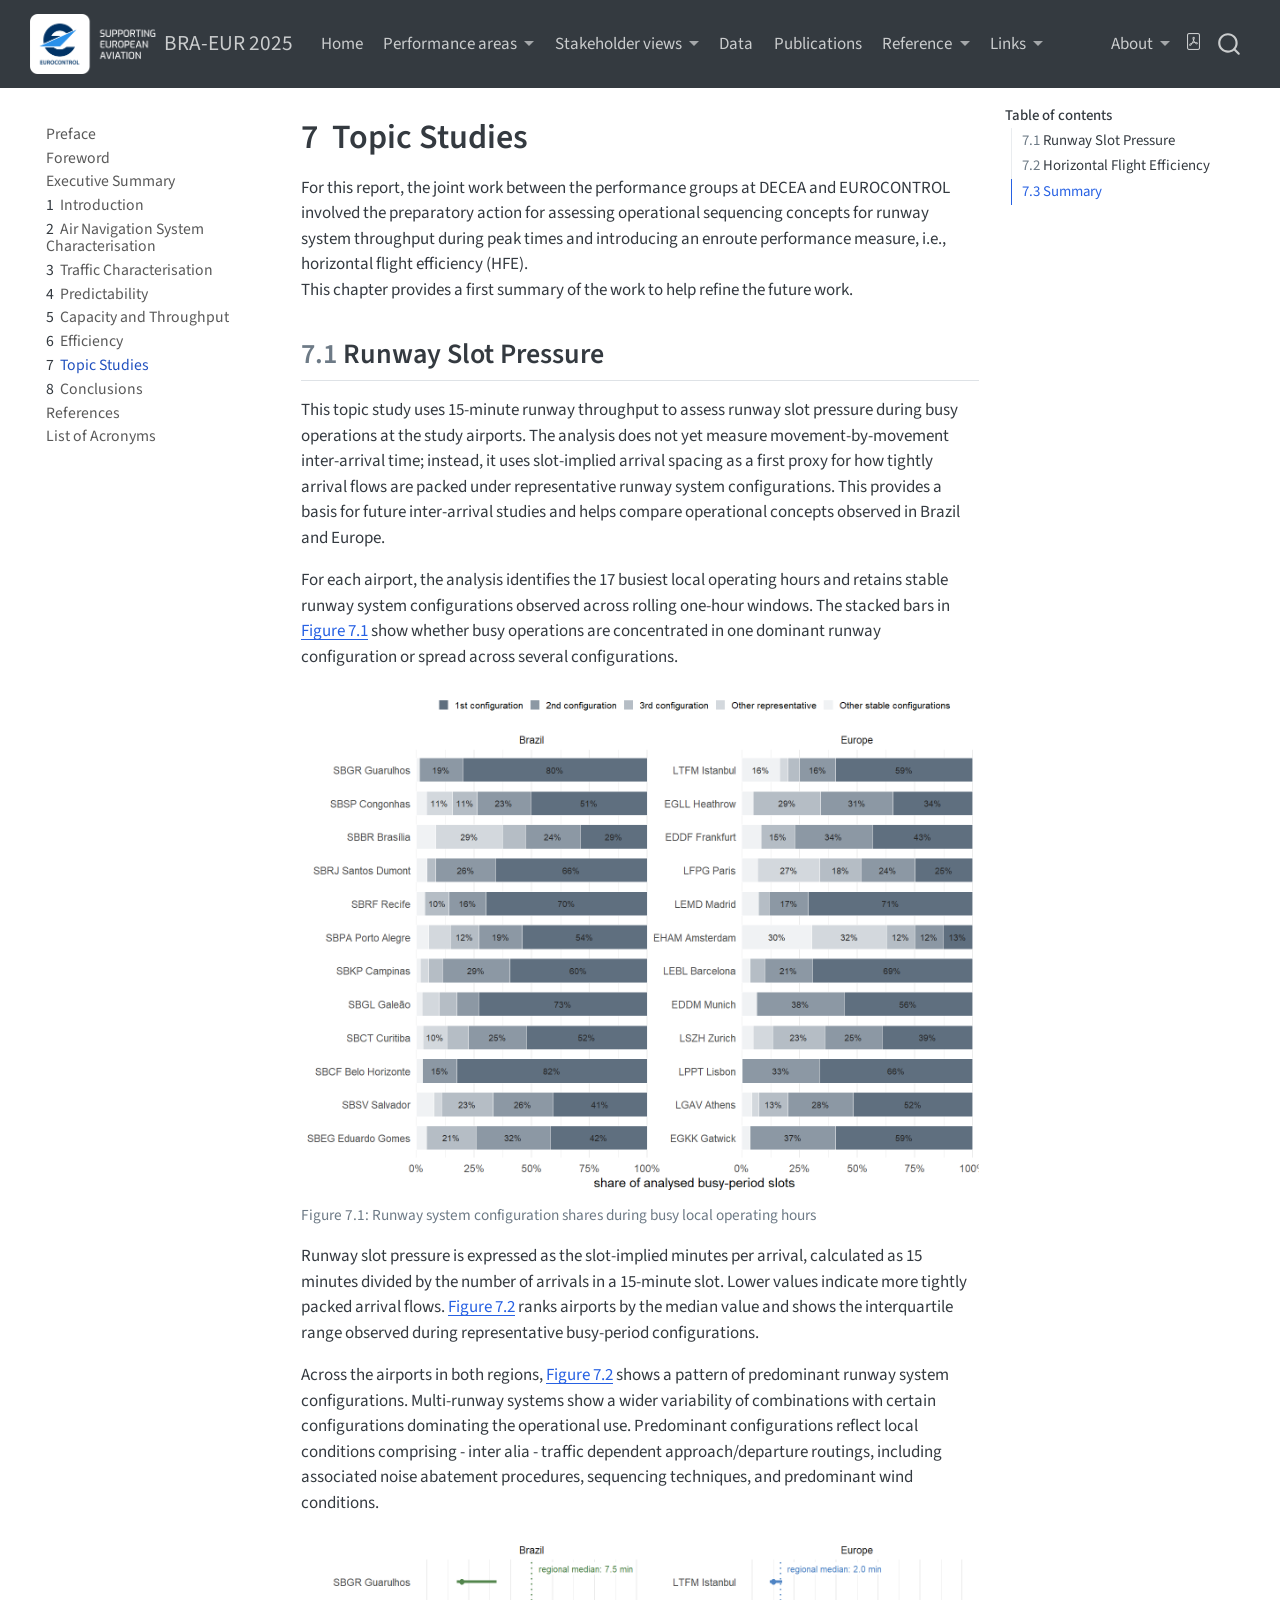
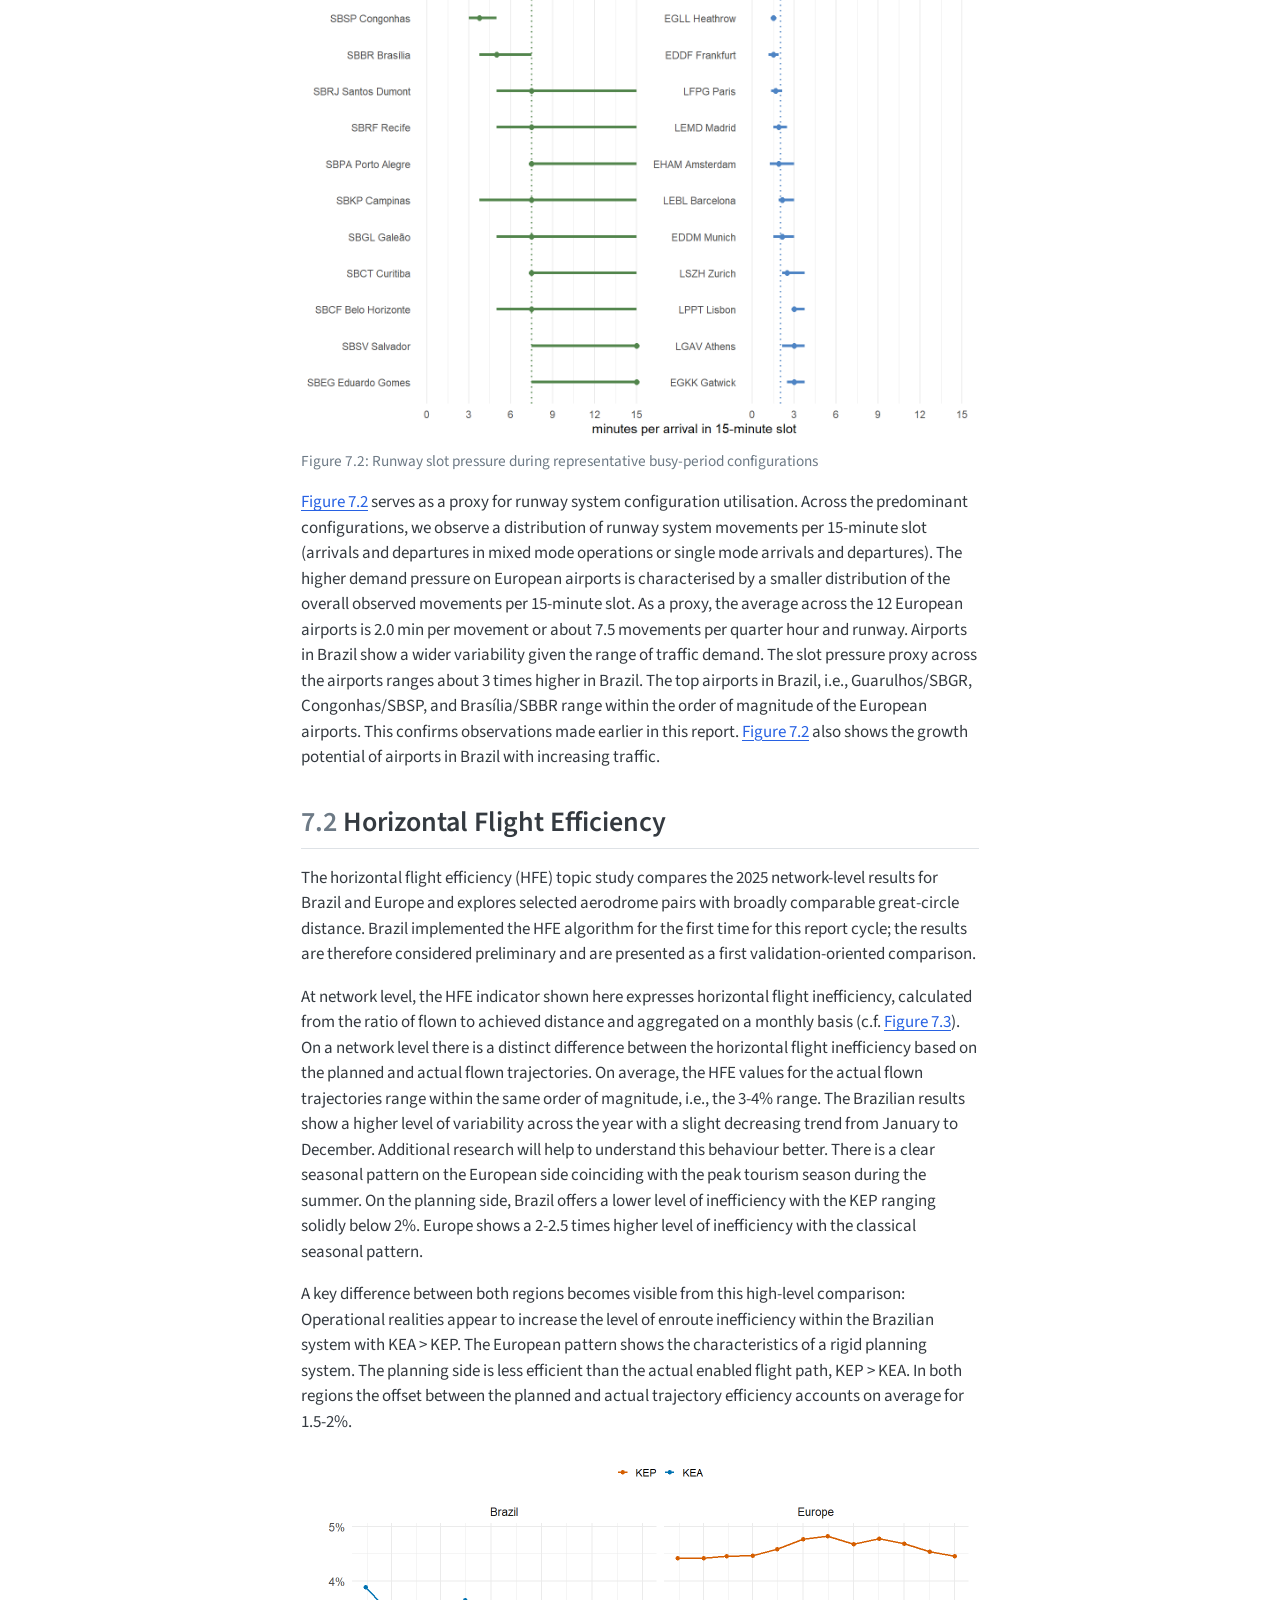
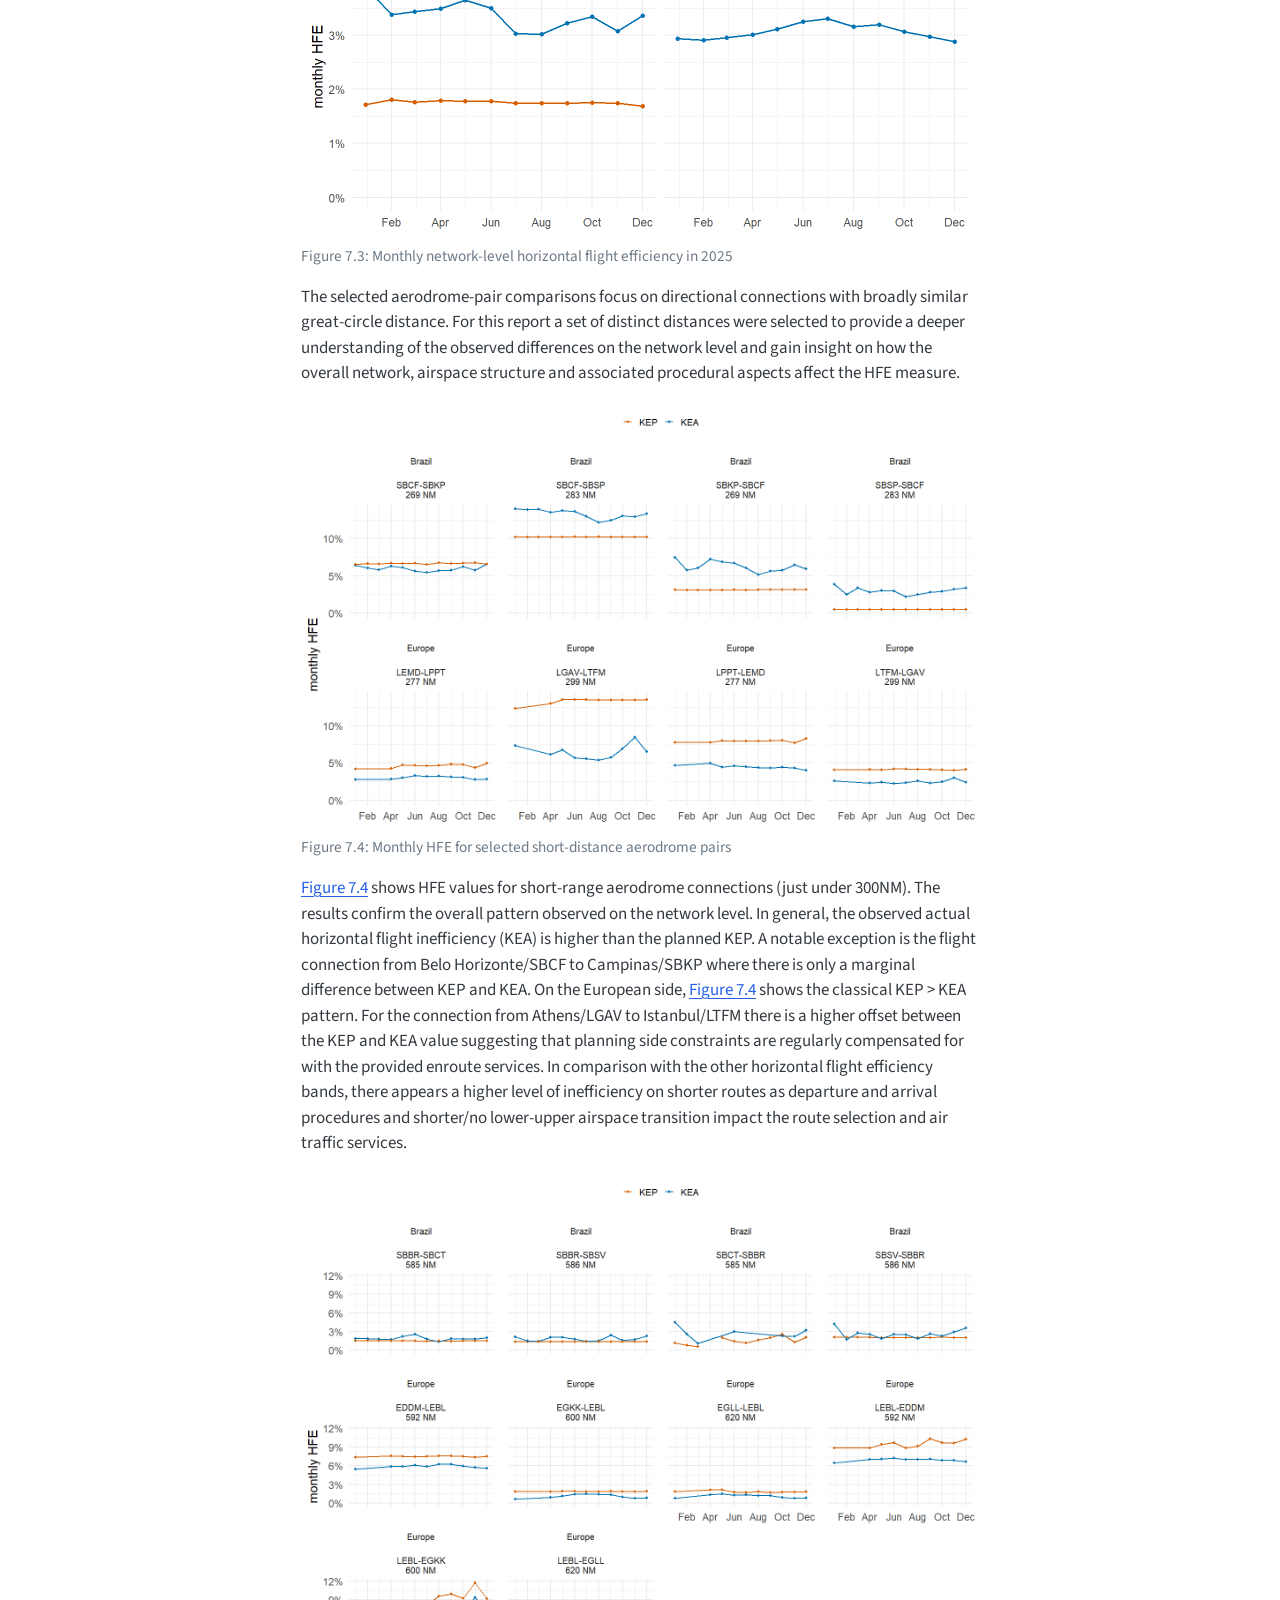
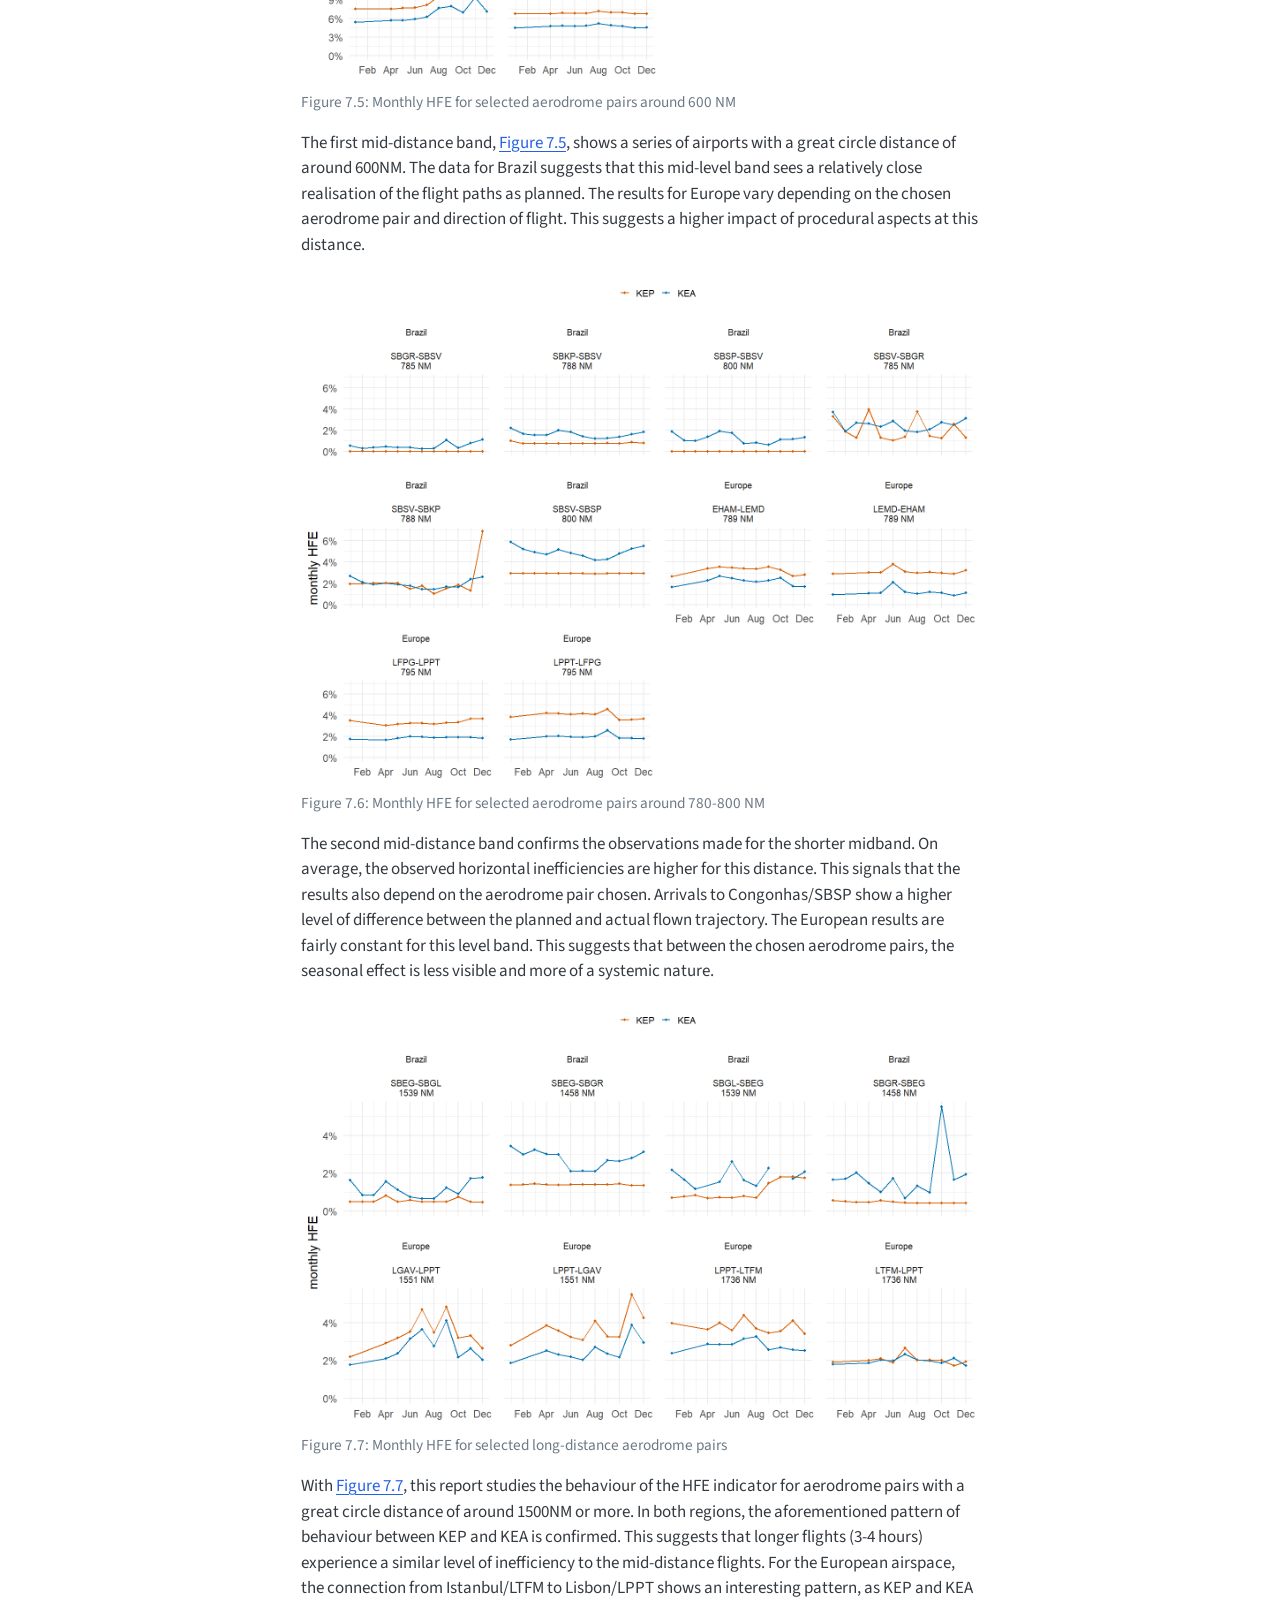
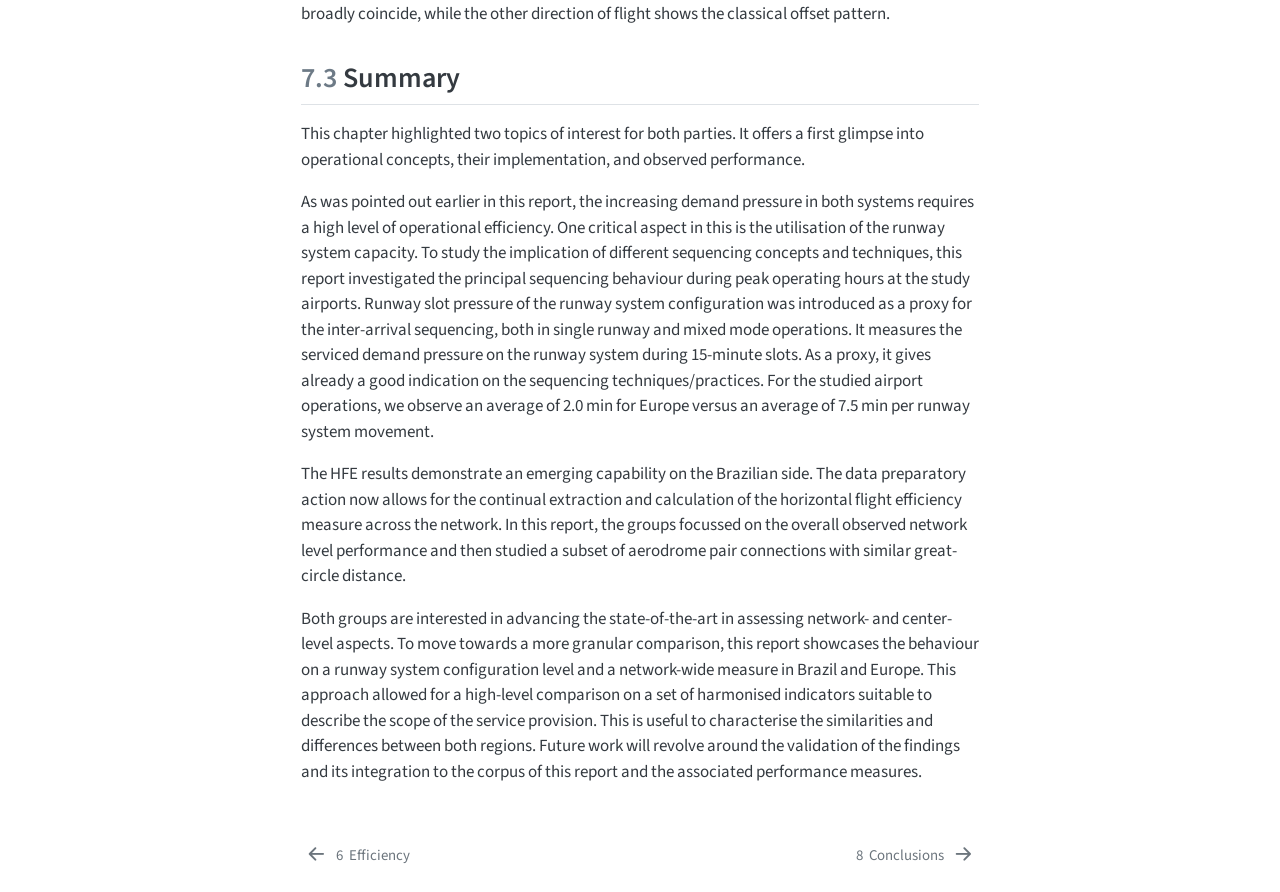
<file: docs/09-studies.html>
<!DOCTYPE html>
<html xmlns="http://www.w3.org/1999/xhtml" lang="en" xml:lang="en"><head>

<meta charset="utf-8">
<meta name="generator" content="quarto-1.9.37">

<meta name="viewport" content="width=device-width, initial-scale=1.0, user-scalable=yes">


<title>7&nbsp; Topic Studies – Operational Comparison of ANS Performance</title>
<style>
/* Default styles provided by pandoc.
** See https://pandoc.org/MANUAL.html#variables-for-html for config info.
*/
code{white-space: pre-wrap;}
span.smallcaps{font-variant: small-caps;}
div.columns{display: flex; gap: min(4vw, 1.5em);}
div.column{flex: auto; overflow-x: auto;}
div.hanging-indent{margin-left: 1.5em; text-indent: -1.5em;}
ul.task-list{list-style: none;}
ul.task-list li input[type="checkbox"] {
  width: 0.8em;
  margin: 0 0.8em 0.2em -1em; /* quarto-specific, see https://github.com/quarto-dev/quarto-cli/issues/4556 */ 
  vertical-align: middle;
}
/* CSS for citations */
div.csl-bib-body { }
div.csl-entry {
  clear: both;
}
.hanging-indent div.csl-entry {
  margin-left:2em;
  text-indent:-2em;
}
div.csl-left-margin {
  min-width:2em;
  float:left;
}
div.csl-right-inline {
  margin-left:2em;
  padding-left:1em;
}
div.csl-indent {
  margin-left: 2em;
}</style>


<script src="site_libs/quarto-nav/quarto-nav.js"></script>
<script src="site_libs/quarto-nav/headroom.min.js"></script>
<script src="site_libs/clipboard/clipboard.min.js"></script>
<script src="site_libs/quarto-search/autocomplete.umd.js"></script>
<script src="site_libs/quarto-search/fuse.min.js"></script>
<script src="site_libs/quarto-search/quarto-search.js"></script>
<meta name="quarto:offset" content="./">
<link href="./10-conclusions.html" rel="next">
<link href="./06-efficiency.html" rel="prev">
<script src="site_libs/quarto-html/quarto.js" type="module"></script>
<script src="site_libs/quarto-html/tabsets/tabsets.js" type="module"></script>
<script src="site_libs/quarto-html/popper.min.js"></script>
<script src="site_libs/quarto-html/tippy.umd.min.js"></script>
<script src="site_libs/quarto-html/anchor.min.js"></script>
<link href="site_libs/quarto-html/tippy.css" rel="stylesheet">
<link href="site_libs/quarto-html/quarto-syntax-highlighting-7f8f88aac4f3542376d5c11b86a4c14d.css" rel="stylesheet" id="quarto-text-highlighting-styles">
<script src="site_libs/bootstrap/bootstrap.min.js"></script>
<link href="site_libs/bootstrap/bootstrap-icons.css" rel="stylesheet">
<link href="site_libs/bootstrap/bootstrap-17070d80991f4343db7ac0cd94e3b77a.min.css" rel="stylesheet" append-hash="true" id="quarto-bootstrap" data-mode="light">
<script src="site_libs/quarto-contrib/iconify-3.0.0/iconify-icon.min.js"></script>
<script id="quarto-search-options" type="application/json">{
  "location": "navbar",
  "copy-button": false,
  "collapse-after": 3,
  "panel-placement": "end",
  "type": "overlay",
  "limit": 50,
  "keyboard-shortcut": [
    "f",
    "/",
    "s"
  ],
  "show-item-context": false,
  "language": {
    "search-no-results-text": "No results",
    "search-matching-documents-text": "matching documents",
    "search-copy-link-title": "Copy link to search",
    "search-hide-matches-text": "Hide additional matches",
    "search-more-match-text": "more match in this document",
    "search-more-matches-text": "more matches in this document",
    "search-clear-button-title": "Clear",
    "search-text-placeholder": "",
    "search-detached-cancel-button-title": "Cancel",
    "search-submit-button-title": "Submit",
    "search-label": "Search"
  }
}</script>
<link rel="stylesheet" href="https://cdnjs.cloudflare.com/ajax/libs/font-awesome/5.15.4/css/all.min.css">
<style>
  .navbar-logo {
    max-height: 60px;
  }
</style>
<!-- Matomo -->
<script>
  var _paq = window._paq = window._paq || [];
  _paq.push(['trackPageView']);
  _paq.push(['enableLinkTracking']);
  (function() {
    var u="//stats.eurocontrol.int/";
    _paq.push(['setTrackerUrl', u+'matomo.php']);
    _paq.push(['setSiteId', '26']);
    var d=document, g=d.createElement("script"), s=d.getElementsByTagName("script")[0];
    g.async=true; g.src=u+"matomo.js"; s.parentNode.insertBefore(g,s);
  })();
</script>
<!-- End Matomo Code -->


</head>

<body class="nav-sidebar floating nav-fixed quarto-light">

<div id="quarto-search-results"></div>
  <header id="quarto-header" class="headroom fixed-top">
    <nav class="navbar navbar-expand-lg " data-bs-theme="dark">
      <div class="navbar-container container-fluid">
      <div class="navbar-brand-container mx-auto">
    <a href="./index.html" class="navbar-brand navbar-brand-logo">
    <img src="./media/EUROCONTROL-logo-standard-rgb.png" alt="" class="navbar-logo light-content">
    <img src="./media/EUROCONTROL-logo-standard-rgb.png" alt="" class="navbar-logo dark-content">
    </a>
    <a class="navbar-brand" href="./index.html">
    <span class="navbar-title">BRA-EUR 2025</span>
    </a>
  </div>
            <div id="quarto-search" class="" title="Search"></div>
          <button class="navbar-toggler" type="button" data-bs-toggle="collapse" data-bs-target="#navbarCollapse" aria-controls="navbarCollapse" role="menu" aria-expanded="false" aria-label="Toggle navigation" onclick="if (window.quartoToggleHeadroom) { window.quartoToggleHeadroom(); }">
  <span class="navbar-toggler-icon"></span>
</button>
          <div class="collapse navbar-collapse" id="navbarCollapse">
            <ul class="navbar-nav navbar-nav-scroll me-auto">
  <li class="nav-item">
    <a class="nav-link" href="https://ansperformance.eu/"> 
<span class="menu-text">Home</span></a>
  </li>  
  <li class="nav-item dropdown ">
    <a class="nav-link dropdown-toggle" href="#" id="nav-menu-performance-areas" role="link" data-bs-toggle="dropdown" aria-expanded="false">
 <span class="menu-text">Performance areas</span>
    </a>
    <ul class="dropdown-menu" aria-labelledby="nav-menu-performance-areas">    
        <li>
    <a class="dropdown-item" href="https://www.eurocontrol.int/Economics/BalancedScorecard.html">
 <span class="dropdown-text"><iconify-icon role="img" inline="" icon="fa6-solid:th" aria-label="Icon th from fa6-solid Iconify.design set." title="Icon th from fa6-solid Iconify.design set."></iconify-icon>&nbsp;Balanced scorecard</span></a>
  </li>  
        <li>
    <a class="dropdown-item" href="https://ansperformance.eu/traffic/">
 <span class="dropdown-text"><iconify-icon role="img" inline="" icon="fa6-solid:plane-departure" aria-label="Icon plane-departure from fa6-solid Iconify.design set." title="Icon plane-departure from fa6-solid Iconify.design set."></iconify-icon>&nbsp;Traffic</span></a>
  </li>  
        <li>
    <a class="dropdown-item" href="https://www.eurocontrol.int/Economics/DailyTrafficVariation-States.html">
 <span class="dropdown-text">&nbsp;&nbsp;&nbsp;&nbsp;<span style="font-weight: normal">Daily traffic dashboard</span></span></a>
  </li>  
        <li>
    <a class="dropdown-item" href="https://www.eurocontrol.int/ServiceUnits/Dashboard/EnRouteMainDashboard.html">
 <span class="dropdown-text">&nbsp;&nbsp;&nbsp;<span style="font-weight: normal">Service units</span></span></a>
  </li>  
        <li>
    <a class="dropdown-item" href="https://ansperformance.eu/traffic/statfor/">
 <span class="dropdown-text">&nbsp;&nbsp;&nbsp;<span style="font-weight: normal">Traffic forecast</span></span></a>
  </li>  
        <li>
    <a class="dropdown-item" href="https://ansperformance.eu/traffic/punctuality/">
 <span class="dropdown-text"><iconify-icon role="img" inline="" icon="fa6-solid:calendar" aria-label="Icon calendar from fa6-solid Iconify.design set." title="Icon calendar from fa6-solid Iconify.design set."></iconify-icon>&nbsp;Punctuality</span></a>
  </li>  
        <li>
    <a class="dropdown-item" href="https://www.eurocontrol.int/Economics/DailyPunctuality-States.html">
 <span class="dropdown-text">&nbsp;&nbsp;&nbsp;&nbsp;<span style="font-weight: normal">Daily punctuality dashboard</span></span></a>
  </li>  
        <li>
    <a class="dropdown-item" href="https://ansperformance.eu/traffic/punctuality/#eurocontrol-area-network-view-1">
 <span class="dropdown-text">&nbsp;&nbsp;&nbsp;<span style="font-weight: normal">Network punctuality</span></span></a>
  </li>  
        <li>
    <a class="dropdown-item" href="https://ansperformance.eu/traffic/punctuality/#state-view-1">
 <span class="dropdown-text">&nbsp;&nbsp;&nbsp;<span style="font-weight: normal">State &amp; airport punctuality</span></span></a>
  </li>  
        <li>
    <a class="dropdown-item" href="https://ansperformance.eu/capacity/">
 <span class="dropdown-text"><iconify-icon role="img" inline="" icon="fa6-solid:clock" aria-label="Icon clock from fa6-solid Iconify.design set." title="Icon clock from fa6-solid Iconify.design set."></iconify-icon>&nbsp;En-route &amp; airport delays</span></a>
  </li>  
        <li>
    <a class="dropdown-item" href="https://www.eurocontrol.int/Economics/DailyDelay-States.html">
 <span class="dropdown-text">&nbsp;&nbsp;&nbsp;&nbsp;<span style="font-weight: normal">Daily ATFM delays dashboard</span></span></a>
  </li>  
        <li>
    <a class="dropdown-item" href="https://ansperformance.eu/capacity/atfm_ert/">
 <span class="dropdown-text">&nbsp;&nbsp;&nbsp;<span style="font-weight: normal">En-route ATFM delays</span></span></a>
  </li>  
        <li>
    <a class="dropdown-item" href="https://ansperformance.eu/capacity/atfm_apt/">
 <span class="dropdown-text">&nbsp;&nbsp;&nbsp;<span style="font-weight: normal">Airport ATFM delays</span></span></a>
  </li>  
        <li>
    <a class="dropdown-item" href="https://ansperformance.eu/capacity/tot_dly">
 <span class="dropdown-text">&nbsp;&nbsp;&nbsp;<span style="font-weight: normal">All-causes delays</span></span></a>
  </li>  
        <li>
    <a class="dropdown-item" href="https://ansperformance.eu/efficiency/">
 <span class="dropdown-text"><iconify-icon role="img" inline="" icon="fa6-solid:leaf" aria-label="Icon leaf from fa6-solid Iconify.design set." title="Icon leaf from fa6-solid Iconify.design set."></iconify-icon>&nbsp;Efficiency &amp; environment</span></a>
  </li>  
        <li>
    <a class="dropdown-item" href="https://ansperformance.eu/efficiency/emissions/">
 <span class="dropdown-text">&nbsp;&nbsp;&nbsp;<span style="font-weight: normal">CO<sub>2</sub> emissions</span></span></a>
  </li>  
        <li>
    <a class="dropdown-item" href="https://ansperformance.eu/efficiency/hfe/">
 <span class="dropdown-text">&nbsp;&nbsp;&nbsp;<span style="font-weight: normal">Horizontal flight efficiency</span></span></a>
  </li>  
        <li>
    <a class="dropdown-item" href="https://ansperformance.eu/efficiency/vfe/">
 <span class="dropdown-text">&nbsp;&nbsp;&nbsp;<span style="font-weight: normal">Vertical flight efficiency</span></span></a>
  </li>  
        <li>
    <a class="dropdown-item" href="https://ansperformance.eu/efficiency/asma/">
 <span class="dropdown-text">&nbsp;&nbsp;&nbsp;<span style="font-weight: normal">Terminal holdings</span></span></a>
  </li>  
        <li>
    <a class="dropdown-item" href="https://ansperformance.eu/efficiency/taxiout/">
 <span class="dropdown-text">&nbsp;&nbsp;&nbsp;<span style="font-weight: normal">Taxi-out</span></span></a>
  </li>  
        <li>
    <a class="dropdown-item" href="https://ansperformance.eu/efficiency/taxiin/">
 <span class="dropdown-text">&nbsp;&nbsp;&nbsp;<span style="font-weight: normal">Taxi-in</span></span></a>
  </li>  
        <li>
    <a class="dropdown-item" href="https://ansperformance.eu/economics/">
 <span class="dropdown-text"><iconify-icon role="img" inline="" icon="fa6-solid:euro-sign" aria-label="Icon euro-sign from fa6-solid Iconify.design set." title="Icon euro-sign from fa6-solid Iconify.design set."></iconify-icon>&nbsp;Economics</span></a>
  </li>  
        <li>
    <a class="dropdown-item" href="https://ansperformance.eu/economics/ace-overview/">
 <span class="dropdown-text">&nbsp;&nbsp;&nbsp;<span style="font-weight: normal">ATM cost-effectiveness (ACE)</span></span></a>
  </li>  
        <li>
    <a class="dropdown-item" href="https://www.eurocontrol.int/ServiceUnits/Dashboard/EnRouteUnitRates.html">
 <span class="dropdown-text">&nbsp;&nbsp;&nbsp;<span style="font-weight: normal">Unit rates and costs</span></span></a>
  </li>  
        <li>
    <a class="dropdown-item" href="https://www.eurocontrol.int/ServiceUnits/Dashboard/EnRouteMainDashboard.html">
 <span class="dropdown-text">&nbsp;&nbsp;&nbsp;<span style="font-weight: normal">Service units</span></span></a>
  </li>  
        <li>
    <a class="dropdown-item" href="https://ansperformance.eu/economics/finance/">
 <span class="dropdown-text">&nbsp;&nbsp;&nbsp;<span style="font-weight: normal">ANSPs financial dashboard</span></span></a>
  </li>  
        <li>
    <a class="dropdown-item" href="https://ansperformance.eu/economics/cba/">
 <span class="dropdown-text">&nbsp;&nbsp;&nbsp;<span style="font-weight: normal">Standard Inputs for Economic Analyses</span></span></a>
  </li>  
    </ul>
  </li>
  <li class="nav-item dropdown ">
    <a class="nav-link dropdown-toggle" href="#" id="nav-menu-stakeholder-views" role="link" data-bs-toggle="dropdown" aria-expanded="false">
 <span class="menu-text">Stakeholder views</span>
    </a>
    <ul class="dropdown-menu" aria-labelledby="nav-menu-stakeholder-views">    
        <li>
    <a class="dropdown-item" href="https://ansperformance.eu/dashboard/stakeholder/airport/">
 <span class="dropdown-text"><iconify-icon role="img" inline="" icon="fa6-solid:plane-arrival" aria-label="Icon plane-arrival from fa6-solid Iconify.design set." title="Icon plane-arrival from fa6-solid Iconify.design set."></iconify-icon>&nbsp;Airports</span></a>
  </li>  
        <li>
    <a class="dropdown-item" href="https://ansperformance.eu/dashboard/stakeholder/ansp/">
 <span class="dropdown-text"><iconify-icon role="img" inline="" icon="fa6-solid:compass" aria-label="Icon compass from fa6-solid Iconify.design set." title="Icon compass from fa6-solid Iconify.design set."></iconify-icon>&nbsp;Air navigation service provider</span></a>
  </li>  
        <li>
    <a class="dropdown-item" href="https://ansperformance.eu/dashboard/stakeholder/state/">
 <span class="dropdown-text"><iconify-icon role="img" inline="" icon="fa6-solid:globe" aria-label="Icon globe from fa6-solid Iconify.design set." title="Icon globe from fa6-solid Iconify.design set."></iconify-icon>&nbsp;States</span></a>
  </li>  
    </ul>
  </li>
  <li class="nav-item">
    <a class="nav-link" href="https://ansperformance.eu/data/"> 
<span class="menu-text">Data</span></a>
  </li>  
  <li class="nav-item">
    <a class="nav-link" href="https://ansperformance.eu/publications/"> 
<span class="menu-text">Publications</span></a>
  </li>  
  <li class="nav-item dropdown ">
    <a class="nav-link dropdown-toggle" href="#" id="nav-menu-reference" role="link" data-bs-toggle="dropdown" aria-expanded="false">
 <span class="menu-text">Reference</span>
    </a>
    <ul class="dropdown-menu" aria-labelledby="nav-menu-reference">    
        <li>
    <a class="dropdown-item" href="https://ansperformance.eu/definition/">
 <span class="dropdown-text"><iconify-icon role="img" inline="" icon="fa6-solid:marker" aria-label="Icon marker from fa6-solid Iconify.design set." title="Icon marker from fa6-solid Iconify.design set."></iconify-icon>&nbsp;Definitions</span></a>
  </li>  
        <li>
    <a class="dropdown-item" href="https://ansperformance.eu/methodology/">
 <span class="dropdown-text"><iconify-icon role="img" inline="" icon="fa6-solid:wrench" aria-label="Icon wrench from fa6-solid Iconify.design set." title="Icon wrench from fa6-solid Iconify.design set."></iconify-icon>&nbsp;Methodology</span></a>
  </li>  
        <li>
    <a class="dropdown-item" href="https://ansperformance.eu/acronym/">
 <span class="dropdown-text"><iconify-icon role="img" inline="" icon="fa6-solid:quote-left" aria-label="Icon quote-left from fa6-solid Iconify.design set." title="Icon quote-left from fa6-solid Iconify.design set."></iconify-icon>&nbsp;Acronyms</span></a>
  </li>  
        <li>
    <a class="dropdown-item" href="https://ansperformance.eu/bibliography/">
 <span class="dropdown-text"><iconify-icon role="img" inline="" icon="fa6-solid:book" aria-label="Icon book from fa6-solid Iconify.design set." title="Icon book from fa6-solid Iconify.design set."></iconify-icon>&nbsp;Bibliography</span></a>
  </li>  
    </ul>
  </li>
  <li class="nav-item dropdown ">
    <a class="nav-link dropdown-toggle" href="#" id="nav-menu-links" role="link" data-bs-toggle="dropdown" aria-expanded="false">
 <span class="menu-text">Links</span>
    </a>
    <ul class="dropdown-menu" aria-labelledby="nav-menu-links">    
        <li>
    <a class="dropdown-item" href="https://www.eurocontrol.int/">
 <span class="dropdown-text">EUROCONTROL <i class="fas fa-xs fa-external-link-alt"></i></span></a>
  </li>  
        <li>
    <a class="dropdown-item" href="https://www.eurocontrol.int/prudata/dashboard/">
 <span class="dropdown-text">Single European Sky (SES) portal <i class="fas fa-xs fa-external-link-alt"></i></span></a>
  </li>  
        <li>
    <a class="dropdown-item" href="https://www4.icao.int/ganpportal/">
 <span class="dropdown-text">ICAO GANP <i class="fas fa-xs fa-external-link-alt"></i></span></a>
  </li>  
        <li>
    <a class="dropdown-item" href="https://ext.eurocontrol.int/connectivity_web/from">
 <span class="dropdown-text">Connectivity dashboard <i class="fas fa-xs fa-external-link-alt"></i></span></a>
  </li>  
        <li>
    <a class="dropdown-item" href="https://ansperformance.eu/transformation/">
 <span class="dropdown-text">PRC Transformation Strategy</span></a>
  </li>  
        <li>
    <a class="dropdown-item" href="https://opdi.aero">
 <span class="dropdown-text">PRC Open Performance Data Initiative</span></a>
  </li>  
    </ul>
  </li>
</ul>
            <ul class="navbar-nav navbar-nav-scroll ms-auto">
  <li class="nav-item dropdown ">
    <a class="nav-link dropdown-toggle" href="#" id="nav-menu-about" role="link" data-bs-toggle="dropdown" aria-expanded="false">
 <span class="menu-text">About</span>
    </a>
    <ul class="dropdown-menu dropdown-menu-end" aria-labelledby="nav-menu-about">    
        <li>
    <a class="dropdown-item" href="https://ansperformance.eu/about/prc/">
 <span class="dropdown-text">About the PRC</span></a>
  </li>  
        <li>
    <a class="dropdown-item" href="https://ansperformance.eu/about/aiu/">
 <span class="dropdown-text">About the AIU</span></a>
  </li>  
        <li>
    <a class="dropdown-item" href="https://ansperformance.eu/about/us/">
 <span class="dropdown-text">About the PRU</span></a>
  </li>  
        <li>
    <a class="dropdown-item" href="https://ansperformance.eu/post/">
 <span class="dropdown-text">Release notes</span></a>
  </li>  
        <li>
    <a class="dropdown-item" href="https://ansperformance.eu/about/disclaimer/">
 <span class="dropdown-text">Disclaimer</span></a>
  </li>  
    </ul>
  </li>
</ul>
          </div> <!-- /navcollapse -->
            <div class="quarto-navbar-tools">
    <a href="./Operational-Comparison-of-ANS-Performance.pdf" title="Download PDF" class="quarto-navigation-tool px-1" aria-label="Download PDF"><i class="bi bi-file-pdf"></i></a>
</div>
      </div> <!-- /container-fluid -->
    </nav>
  <nav class="quarto-secondary-nav">
    <div class="container-fluid d-flex">
      <button type="button" class="quarto-btn-toggle btn" data-bs-toggle="collapse" role="button" data-bs-target=".quarto-sidebar-collapse-item" aria-controls="quarto-sidebar" aria-expanded="false" aria-label="Toggle sidebar navigation" onclick="if (window.quartoToggleHeadroom) { window.quartoToggleHeadroom(); }">
        <i class="bi bi-layout-text-sidebar-reverse"></i>
      </button>
        <nav class="quarto-page-breadcrumbs" aria-label="breadcrumb"><ol class="breadcrumb"><li class="breadcrumb-item"><a href="./09-studies.html"><span class="chapter-number">7</span>&nbsp; <span class="chapter-title">Topic Studies</span></a></li></ol></nav>
        <a class="flex-grow-1" role="navigation" data-bs-toggle="collapse" data-bs-target=".quarto-sidebar-collapse-item" aria-controls="quarto-sidebar" aria-expanded="false" aria-label="Toggle sidebar navigation" onclick="if (window.quartoToggleHeadroom) { window.quartoToggleHeadroom(); }">      
        </a>
    </div>
  </nav>
</header>
<!-- content -->
<div id="quarto-content" class="quarto-container page-columns page-rows-contents page-layout-article page-navbar">
<!-- sidebar -->
  <nav id="quarto-sidebar" class="sidebar collapse collapse-horizontal quarto-sidebar-collapse-item sidebar-navigation floating overflow-auto">
    <div class="sidebar-menu-container"> 
    <ul class="list-unstyled mt-1">
        <li class="sidebar-item">
  <div class="sidebar-item-container"> 
  <a href="./index.html" class="sidebar-item-text sidebar-link">
 <span class="menu-text">Preface</span></a>
  </div>
</li>
        <li class="sidebar-item">
  <div class="sidebar-item-container"> 
  <a href="./00-foreword.html" class="sidebar-item-text sidebar-link">
 <span class="menu-text">Foreword</span></a>
  </div>
</li>
        <li class="sidebar-item">
  <div class="sidebar-item-container"> 
  <a href="./00-executive-summary.html" class="sidebar-item-text sidebar-link">
 <span class="menu-text">Executive Summary</span></a>
  </div>
</li>
        <li class="sidebar-item">
  <div class="sidebar-item-container"> 
  <a href="./01-intro.html" class="sidebar-item-text sidebar-link">
 <span class="menu-text"><span class="chapter-number">1</span>&nbsp; <span class="chapter-title">Introduction</span></span></a>
  </div>
</li>
        <li class="sidebar-item">
  <div class="sidebar-item-container"> 
  <a href="./02-system-overview.html" class="sidebar-item-text sidebar-link">
 <span class="menu-text"><span class="chapter-number">2</span>&nbsp; <span class="chapter-title">Air Navigation System Characterisation</span></span></a>
  </div>
</li>
        <li class="sidebar-item">
  <div class="sidebar-item-container"> 
  <a href="./03-traffic_characterisation.html" class="sidebar-item-text sidebar-link">
 <span class="menu-text"><span class="chapter-number">3</span>&nbsp; <span class="chapter-title">Traffic Characterisation</span></span></a>
  </div>
</li>
        <li class="sidebar-item">
  <div class="sidebar-item-container"> 
  <a href="./04-predictability.html" class="sidebar-item-text sidebar-link">
 <span class="menu-text"><span class="chapter-number">4</span>&nbsp; <span class="chapter-title">Predictability</span></span></a>
  </div>
</li>
        <li class="sidebar-item">
  <div class="sidebar-item-container"> 
  <a href="./05-capacity-throughput.html" class="sidebar-item-text sidebar-link">
 <span class="menu-text"><span class="chapter-number">5</span>&nbsp; <span class="chapter-title">Capacity and Throughput</span></span></a>
  </div>
</li>
        <li class="sidebar-item">
  <div class="sidebar-item-container"> 
  <a href="./06-efficiency.html" class="sidebar-item-text sidebar-link">
 <span class="menu-text"><span class="chapter-number">6</span>&nbsp; <span class="chapter-title">Efficiency</span></span></a>
  </div>
</li>
        <li class="sidebar-item">
  <div class="sidebar-item-container"> 
  <a href="./09-studies.html" class="sidebar-item-text sidebar-link active">
 <span class="menu-text"><span class="chapter-number">7</span>&nbsp; <span class="chapter-title">Topic Studies</span></span></a>
  </div>
</li>
        <li class="sidebar-item">
  <div class="sidebar-item-container"> 
  <a href="./10-conclusions.html" class="sidebar-item-text sidebar-link">
 <span class="menu-text"><span class="chapter-number">8</span>&nbsp; <span class="chapter-title">Conclusions</span></span></a>
  </div>
</li>
        <li class="sidebar-item">
  <div class="sidebar-item-container"> 
  <a href="./99-references.html" class="sidebar-item-text sidebar-link">
 <span class="menu-text">References</span></a>
  </div>
</li>
        <li class="sidebar-item">
  <div class="sidebar-item-container"> 
  <a href="./A1-appendix.html" class="sidebar-item-text sidebar-link">
 <span class="menu-text">List of Acronyms</span></a>
  </div>
</li>
    </ul>
    </div>
</nav>
<div id="quarto-sidebar-glass" class="quarto-sidebar-collapse-item" data-bs-toggle="collapse" data-bs-target=".quarto-sidebar-collapse-item"></div>
<!-- margin-sidebar -->
    <div id="quarto-margin-sidebar" class="sidebar margin-sidebar">
        <nav id="TOC" role="doc-toc" class="toc-active">
    <h2 id="toc-title">Table of contents</h2>
   
  <ul>
  <li><a href="#runway-slot-pressure" id="toc-runway-slot-pressure" class="nav-link active" data-scroll-target="#runway-slot-pressure"><span class="header-section-number">7.1</span> Runway Slot Pressure</a></li>
  <li><a href="#horizontal-flight-efficiency" id="toc-horizontal-flight-efficiency" class="nav-link" data-scroll-target="#horizontal-flight-efficiency"><span class="header-section-number">7.2</span> Horizontal Flight Efficiency</a></li>
  <li><a href="#summary" id="toc-summary" class="nav-link" data-scroll-target="#summary"><span class="header-section-number">7.3</span> Summary</a></li>
  </ul>
</nav>
    </div>
<!-- main -->
<main class="content" id="quarto-document-content">

<header id="title-block-header" class="quarto-title-block default">
<div class="quarto-title">
<h1 class="title"><span class="chapter-number">7</span>&nbsp; <span class="chapter-title">Topic Studies</span></h1>
</div>



<div class="quarto-title-meta">

    
  
    
  </div>
  


</header>


<p>For this report, the joint work between the performance groups at DECEA and EUROCONTROL involved the preparatory action for assessing operational sequencing concepts for runway system throughput during peak times and introducing an enroute performance measure, i.e., horizontal flight efficiency (HFE).<br>
This chapter provides a first summary of the work to help refine the future work.</p>
<section id="runway-slot-pressure" class="level2" data-number="7.1">
<h2 data-number="7.1" class="anchored" data-anchor-id="runway-slot-pressure"><span class="header-section-number">7.1</span> Runway Slot Pressure</h2>
<p>This topic study uses 15-minute runway throughput to assess runway slot pressure during busy operations at the study airports. The analysis does not yet measure movement-by-movement inter-arrival time; instead, it uses slot-implied arrival spacing as a first proxy for how tightly arrival flows are packed under representative runway system configurations. This provides a basis for future inter-arrival studies and helps compare operational concepts observed in Brazil and Europe.</p>
<p>For each airport, the analysis identifies the 17 busiest local operating hours and retains stable runway system configurations observed across rolling one-hour windows. The stacked bars in <a href="#fig-rwy-config-share" class="quarto-xref">Figure&nbsp;<span>7.1</span></a> show whether busy operations are concentrated in one dominant runway configuration or spread across several configurations.</p>
<div class="cell">
<div class="cell-output-display">
<div id="fig-rwy-config-share" class="quarto-float quarto-figure quarto-figure-center anchored">
<figure class="quarto-float quarto-float-fig figure">
<div aria-describedby="fig-rwy-config-share-caption-0ceaefa1-69ba-4598-a22c-09a6ac19f8ca">
<img src="09-studies_files/figure-html/fig-rwy-config-share-1.png" class="img-fluid figure-img" width="768">
</div>
<figcaption class="quarto-float-caption-bottom quarto-float-caption quarto-float-fig" id="fig-rwy-config-share-caption-0ceaefa1-69ba-4598-a22c-09a6ac19f8ca">
Figure&nbsp;7.1: Runway system configuration shares during busy local operating hours
</figcaption>
</figure>
</div>
</div>
</div>
<p>Runway slot pressure is expressed as the slot-implied minutes per arrival, calculated as 15 minutes divided by the number of arrivals in a 15-minute slot. Lower values indicate more tightly packed arrival flows. <a href="#fig-rwy-slot-pressure" class="quarto-xref">Figure&nbsp;<span>7.2</span></a> ranks airports by the median value and shows the interquartile range observed during representative busy-period configurations.</p>
<p>Across the airports in both regions, <a href="#fig-rwy-slot-pressure" class="quarto-xref">Figure&nbsp;<span>7.2</span></a> shows a pattern of predominant runway system configurations. Multi-runway systems show a wider variability of combinations with certain configurations dominating the operational use. Predominant configurations reflect local conditions comprising - inter alia - traffic dependent approach/departure routings, including associated noise abatement procedures, sequencing techniques, and predominant wind conditions.</p>
<div class="cell">
<div class="cell-output-display">
<div id="fig-rwy-slot-pressure" class="quarto-float quarto-figure quarto-figure-center anchored">
<figure class="quarto-float quarto-float-fig figure">
<div aria-describedby="fig-rwy-slot-pressure-caption-0ceaefa1-69ba-4598-a22c-09a6ac19f8ca">
<img src="09-studies_files/figure-html/fig-rwy-slot-pressure-1.png" class="img-fluid figure-img" width="768">
</div>
<figcaption class="quarto-float-caption-bottom quarto-float-caption quarto-float-fig" id="fig-rwy-slot-pressure-caption-0ceaefa1-69ba-4598-a22c-09a6ac19f8ca">
Figure&nbsp;7.2: Runway slot pressure during representative busy-period configurations
</figcaption>
</figure>
</div>
</div>
</div>
<p><a href="#fig-rwy-slot-pressure" class="quarto-xref">Figure&nbsp;<span>7.2</span></a> serves as a proxy for runway system configuration utilisation. Across the predominant configurations, we observe a distribution of runway system movements per 15-minute slot (arrivals and departures in mixed mode operations or single mode arrivals and departures). The higher demand pressure on European airports is characterised by a smaller distribution of the overall observed movements per 15-minute slot. As a proxy, the average across the 12 European airports is 2.0 min per movement or about 7.5 movements per quarter hour and runway. Airports in Brazil show a wider variability given the range of traffic demand. The slot pressure proxy across the airports ranges about 3 times higher in Brazil. The top airports in Brazil, i.e., Guarulhos/SBGR, Congonhas/SBSP, and Brasília/SBBR range within the order of magnitude of the European airports. This confirms observations made earlier in this report. <a href="#fig-rwy-slot-pressure" class="quarto-xref">Figure&nbsp;<span>7.2</span></a> also shows the growth potential of airports in Brazil with increasing traffic.</p>
</section>
<section id="horizontal-flight-efficiency" class="level2" data-number="7.2">
<h2 data-number="7.2" class="anchored" data-anchor-id="horizontal-flight-efficiency"><span class="header-section-number">7.2</span> Horizontal Flight Efficiency</h2>
<p>The horizontal flight efficiency (HFE) topic study compares the 2025 network-level results for Brazil and Europe and explores selected aerodrome pairs with broadly comparable great-circle distance. Brazil implemented the HFE algorithm for the first time for this report cycle; the results are therefore considered preliminary and are presented as a first validation-oriented comparison.</p>
<!-- BRAZIL COVERAGE - FOR DISCUSSION / INCLUSION IN FINAL VERSION
short:        BRA 4, EUR 4
mid_600:      BRA 6, EUR 6
mid_780_800:  BRA 6, EUR 4
long:         BRA 4, EUR 4

mid_600:
SBBR-SBSV  KEA valid months: 12
SBSV-SBBR  KEA valid months: 12
SBBR-SBCT  KEA valid months: 12
SBPA-SBGL  KEA valid months: 2  <- weak, kept visible
SBGL-SBPA  KEA valid months: 3  <- weak, kept visible

mid_780_800:
All selected BRA directions have KEA valid months: 12
-->
<p>At network level, the HFE indicator shown here expresses horizontal flight inefficiency, calculated from the ratio of flown to achieved distance and aggregated on a monthly basis (c.f. <a href="#fig-hfe-network" class="quarto-xref">Figure&nbsp;<span>7.3</span></a>). On a network level there is a distinct difference between the horizontal flight inefficiency based on the planned and actual flown trajectories. On average, the HFE values for the actual flown trajectories range within the same order of magnitude, i.e., the 3-4% range. The Brazilian results show a higher level of variability across the year with a slight decreasing trend from January to December. Additional research will help to understand this behaviour better. There is a clear seasonal pattern on the European side coinciding with the peak tourism season during the summer. On the planning side, Brazil offers a lower level of inefficiency with the KEP ranging solidly below 2%. Europe shows a 2-2.5 times higher level of inefficiency with the classical seasonal pattern.</p>
<p>A key difference between both regions becomes visible from this high-level comparison: Operational realities appear to increase the level of enroute inefficiency within the Brazilian system with KEA &gt; KEP. The European pattern shows the characteristics of a rigid planning system. The planning side is less efficient than the actual enabled flight path, KEP &gt; KEA. In both regions the offset between the planned and actual trajectory efficiency accounts on average for 1.5-2%.</p>
<div class="cell">
<div class="cell-output-display">
<div id="fig-hfe-network" class="quarto-float quarto-figure quarto-figure-center anchored">
<figure class="quarto-float quarto-float-fig figure">
<div aria-describedby="fig-hfe-network-caption-0ceaefa1-69ba-4598-a22c-09a6ac19f8ca">
<img src="09-studies_files/figure-html/fig-hfe-network-1.png" class="img-fluid figure-img" width="672">
</div>
<figcaption class="quarto-float-caption-bottom quarto-float-caption quarto-float-fig" id="fig-hfe-network-caption-0ceaefa1-69ba-4598-a22c-09a6ac19f8ca">
Figure&nbsp;7.3: Monthly network-level horizontal flight efficiency in 2025
</figcaption>
</figure>
</div>
</div>
</div>
<p>The selected aerodrome-pair comparisons focus on directional connections with broadly similar great-circle distance. For this report a set of distinct distances were selected to provide a deeper understanding of the observed differences on the network level and gain insight on how the overall network, airspace structure and associated procedural aspects affect the HFE measure.</p>
<div class="cell">
<div class="cell-output-display">
<div id="fig-hfe-pairs-short" class="quarto-float quarto-figure quarto-figure-center anchored">
<figure class="quarto-float quarto-float-fig figure">
<div aria-describedby="fig-hfe-pairs-short-caption-0ceaefa1-69ba-4598-a22c-09a6ac19f8ca">
<img src="09-studies_files/figure-html/fig-hfe-pairs-short-1.png" class="img-fluid figure-img" width="768">
</div>
<figcaption class="quarto-float-caption-bottom quarto-float-caption quarto-float-fig" id="fig-hfe-pairs-short-caption-0ceaefa1-69ba-4598-a22c-09a6ac19f8ca">
Figure&nbsp;7.4: Monthly HFE for selected short-distance aerodrome pairs
</figcaption>
</figure>
</div>
</div>
</div>
<p><a href="#fig-hfe-pairs-short" class="quarto-xref">Figure&nbsp;<span>7.4</span></a> shows HFE values for short-range aerodrome connections (just under 300NM). The results confirm the overall pattern observed on the network level. In general, the observed actual horizontal flight inefficiency (KEA) is higher than the planned KEP. A notable exception is the flight connection from Belo Horizonte/SBCF to Campinas/SBKP where there is only a marginal difference between KEP and KEA. On the European side, <a href="#fig-hfe-pairs-short" class="quarto-xref">Figure&nbsp;<span>7.4</span></a> shows the classical KEP &gt; KEA pattern. For the connection from Athens/LGAV to Istanbul/LTFM there is a higher offset between the KEP and KEA value suggesting that planning side constraints are regularly compensated for with the provided enroute services. In comparison with the other horizontal flight efficiency bands, there appears a higher level of inefficiency on shorter routes as departure and arrival procedures and shorter/no lower-upper airspace transition impact the route selection and air traffic services.</p>
<div class="cell">
<div class="cell-output-display">
<div id="fig-hfe-pairs-mid-600" class="quarto-float quarto-figure quarto-figure-center anchored">
<figure class="quarto-float quarto-float-fig figure">
<div aria-describedby="fig-hfe-pairs-mid-600-caption-0ceaefa1-69ba-4598-a22c-09a6ac19f8ca">
<img src="09-studies_files/figure-html/fig-hfe-pairs-mid-600-1.png" class="img-fluid figure-img" width="768">
</div>
<figcaption class="quarto-float-caption-bottom quarto-float-caption quarto-float-fig" id="fig-hfe-pairs-mid-600-caption-0ceaefa1-69ba-4598-a22c-09a6ac19f8ca">
Figure&nbsp;7.5: Monthly HFE for selected aerodrome pairs around 600 NM
</figcaption>
</figure>
</div>
</div>
</div>
<p>The first mid-distance band, <a href="#fig-hfe-pairs-mid-600" class="quarto-xref">Figure&nbsp;<span>7.5</span></a>, shows a series of airports with a great circle distance of around 600NM. The data for Brazil suggests that this mid-level band sees a relatively close realisation of the flight paths as planned. The results for Europe vary depending on the chosen aerodrome pair and direction of flight. This suggests a higher impact of procedural aspects at this distance.</p>
<div class="cell">
<div class="cell-output-display">
<div id="fig-hfe-pairs-mid-780-800" class="quarto-float quarto-figure quarto-figure-center anchored">
<figure class="quarto-float quarto-float-fig figure">
<div aria-describedby="fig-hfe-pairs-mid-780-800-caption-0ceaefa1-69ba-4598-a22c-09a6ac19f8ca">
<img src="09-studies_files/figure-html/fig-hfe-pairs-mid-780-800-1.png" class="img-fluid figure-img" width="768">
</div>
<figcaption class="quarto-float-caption-bottom quarto-float-caption quarto-float-fig" id="fig-hfe-pairs-mid-780-800-caption-0ceaefa1-69ba-4598-a22c-09a6ac19f8ca">
Figure&nbsp;7.6: Monthly HFE for selected aerodrome pairs around 780-800 NM
</figcaption>
</figure>
</div>
</div>
</div>
<p>The second mid-distance band confirms the observations made for the shorter midband. On average, the observed horizontal inefficiencies are higher for this distance. This signals that the results also depend on the aerodrome pair chosen. Arrivals to Congonhas/SBSP show a higher level of difference between the planned and actual flown trajectory. The European results are fairly constant for this level band. This suggests that between the chosen aerodrome pairs, the seasonal effect is less visible and more of a systemic nature.</p>
<div class="cell">
<div class="cell-output-display">
<div id="fig-hfe-pairs-long" class="quarto-float quarto-figure quarto-figure-center anchored">
<figure class="quarto-float quarto-float-fig figure">
<div aria-describedby="fig-hfe-pairs-long-caption-0ceaefa1-69ba-4598-a22c-09a6ac19f8ca">
<img src="09-studies_files/figure-html/fig-hfe-pairs-long-1.png" class="img-fluid figure-img" width="768">
</div>
<figcaption class="quarto-float-caption-bottom quarto-float-caption quarto-float-fig" id="fig-hfe-pairs-long-caption-0ceaefa1-69ba-4598-a22c-09a6ac19f8ca">
Figure&nbsp;7.7: Monthly HFE for selected long-distance aerodrome pairs
</figcaption>
</figure>
</div>
</div>
</div>
<p>With <a href="#fig-hfe-pairs-long" class="quarto-xref">Figure&nbsp;<span>7.7</span></a>, this report studies the behaviour of the HFE indicator for aerodrome pairs with a great circle distance of around 1500NM or more. In both regions, the aforementioned pattern of behaviour between KEP and KEA is confirmed. This suggests that longer flights (3-4 hours) experience a similar level of inefficiency to the mid-distance flights. For the European airspace, the connection from Istanbul/LTFM to Lisbon/LPPT shows an interesting pattern, as KEP and KEA broadly coincide, while the other direction of flight shows the classical offset pattern.</p>
</section>
<section id="summary" class="level2" data-number="7.3">
<h2 data-number="7.3" class="anchored" data-anchor-id="summary"><span class="header-section-number">7.3</span> Summary</h2>
<p>This chapter highlighted two topics of interest for both parties. It offers a first glimpse into operational concepts, their implementation, and observed performance.</p>
<p>As was pointed out earlier in this report, the increasing demand pressure in both systems requires a high level of operational efficiency. One critical aspect in this is the utilisation of the runway system capacity. To study the implication of different sequencing concepts and techniques, this report investigated the principal sequencing behaviour during peak operating hours at the study airports. Runway slot pressure of the runway system configuration was introduced as a proxy for the inter-arrival sequencing, both in single runway and mixed mode operations. It measures the serviced demand pressure on the runway system during 15-minute slots. As a proxy, it gives already a good indication on the sequencing techniques/practices. For the studied airport operations, we observe an average of 2.0 min for Europe versus an average of 7.5 min per runway system movement.</p>
<p>The HFE results demonstrate an emerging capability on the Brazilian side. The data preparatory action now allows for the continual extraction and calculation of the horizontal flight efficiency measure across the network. In this report, the groups focussed on the overall observed network level performance and then studied a subset of aerodrome pair connections with similar great-circle distance.</p>
<p>Both groups are interested in advancing the state-of-the-art in assessing network- and center-level aspects. To move towards a more granular comparison, this report showcases the behaviour on a runway system configuration level and a network-wide measure in Brazil and Europe. This approach allowed for a high-level comparison on a set of harmonised indicators suitable to describe the scope of the service provision. This is useful to characterise the similarities and differences between both regions. Future work will revolve around the validation of the findings and its integration to the corpus of this report and the associated performance measures.</p>


<div id="refs" class="references csl-bib-body hanging-indent" role="list" style="display: none">
<div id="ref-point_merge" class="csl-entry" role="listitem">
EUROCONTROL. 2014. <em>Point Merge Integration of Arrival Flows Enabling Extensive RNAV Application and Continuous Descent</em>. 2nd ed. <span>EUROCONTROL Experimental Centre</span>. <a href="https://www.eurocontrol.int/publication/point-merge-integration-arrival-flows-enabling-extensive-rnav-application-and">https://www.eurocontrol.int/publication/point-merge-integration-arrival-flows-enabling-extensive-rnav-application-and</a>.
</div>
<div id="ref-bra_point_merge" class="csl-entry" role="listitem">
Franzini, Bruno Monteiro, Bernardo Hoffmann Silva, Victor Maciel, et al. 2024. <span>“Analysis of Guarulhos Point Merge Adherence Based on Additional Time in TMA and Trajectory Clustering.”</span> <em>Anais Do XXI Simpósio de Transporte Aéreo - SITRAER 2024</em>, May. <a href="https://doi.org/10.29327/xxi-sitraer-2024.896280">https://doi.org/10.29327/xxi-sitraer-2024.896280</a>.
</div>
<div id="ref-ICAO-Doc9931" class="csl-entry" role="listitem">
International Civil Aviation Organization. 2010. <em>Continuous Descent Operations (CDO) Manual</em>. 1st ed. ICAO Doc 9931. International Civil Aviation Organization (ICAO).
</div>
</div>
</section>

</main> <!-- /main -->
<script id="quarto-html-after-body" type="application/javascript">
  window.document.addEventListener("DOMContentLoaded", function (event) {
    const icon = "";
    const anchorJS = new window.AnchorJS();
    anchorJS.options = {
      placement: 'right',
      icon: icon
    };
    anchorJS.add('.anchored');
    const isCodeAnnotation = (el) => {
      for (const clz of el.classList) {
        if (clz.startsWith('code-annotation-')) {                     
          return true;
        }
      }
      return false;
    }
    const onCopySuccess = function(e) {
      // button target
      const button = e.trigger;
      // don't keep focus
      button.blur();
      // flash "checked"
      button.classList.add('code-copy-button-checked');
      var currentTitle = button.getAttribute("title");
      button.setAttribute("title", "Copied!");
      let tooltip;
      if (window.bootstrap) {
        button.setAttribute("data-bs-toggle", "tooltip");
        button.setAttribute("data-bs-placement", "left");
        button.setAttribute("data-bs-title", "Copied!");
        tooltip = new bootstrap.Tooltip(button, 
          { trigger: "manual", 
            customClass: "code-copy-button-tooltip",
            offset: [0, -8]});
        tooltip.show();    
      }
      setTimeout(function() {
        if (tooltip) {
          tooltip.hide();
          button.removeAttribute("data-bs-title");
          button.removeAttribute("data-bs-toggle");
          button.removeAttribute("data-bs-placement");
        }
        button.setAttribute("title", currentTitle);
        button.classList.remove('code-copy-button-checked');
      }, 1000);
      // clear code selection
      e.clearSelection();
    }
    const getTextToCopy = function(trigger) {
      const outerScaffold = trigger.parentElement.cloneNode(true);
      const codeEl = outerScaffold.querySelector('code');
      for (const childEl of codeEl.children) {
        if (isCodeAnnotation(childEl)) {
          childEl.remove();
        }
      }
      return codeEl.innerText;
    }
    const clipboard = new window.ClipboardJS('.code-copy-button:not([data-in-quarto-modal])', {
      text: getTextToCopy
    });
    clipboard.on('success', onCopySuccess);
    if (window.document.getElementById('quarto-embedded-source-code-modal')) {
      const clipboardModal = new window.ClipboardJS('.code-copy-button[data-in-quarto-modal]', {
        text: getTextToCopy,
        container: window.document.getElementById('quarto-embedded-source-code-modal')
      });
      clipboardModal.on('success', onCopySuccess);
    }
      var localhostRegex = new RegExp(/^(?:http|https):\/\/localhost\:?[0-9]*\//);
      var mailtoRegex = new RegExp(/^mailto:/);
        var filterRegex = new RegExp('/' + window.location.host + '/');
      var isInternal = (href) => {
          return filterRegex.test(href) || localhostRegex.test(href) || mailtoRegex.test(href);
      }
      // Inspect non-navigation links and adorn them if external
     var links = window.document.querySelectorAll('a[href]:not(.nav-link):not(.navbar-brand):not(.toc-action):not(.sidebar-link):not(.sidebar-item-toggle):not(.pagination-link):not(.no-external):not([aria-hidden]):not(.dropdown-item):not(.quarto-navigation-tool):not(.about-link)');
      for (var i=0; i<links.length; i++) {
        const link = links[i];
        if (!isInternal(link.href)) {
          // undo the damage that might have been done by quarto-nav.js in the case of
          // links that we want to consider external
          if (link.dataset.originalHref !== undefined) {
            link.href = link.dataset.originalHref;
          }
        }
      }
    function tippyHover(el, contentFn, onTriggerFn, onUntriggerFn) {
      const config = {
        allowHTML: true,
        maxWidth: 500,
        delay: 100,
        arrow: false,
        appendTo: function(el) {
            return el.parentElement;
        },
        interactive: true,
        interactiveBorder: 10,
        theme: 'quarto',
        placement: 'bottom-start',
      };
      if (contentFn) {
        config.content = contentFn;
      }
      if (onTriggerFn) {
        config.onTrigger = onTriggerFn;
      }
      if (onUntriggerFn) {
        config.onUntrigger = onUntriggerFn;
      }
      window.tippy(el, config); 
    }
    const noterefs = window.document.querySelectorAll('a[role="doc-noteref"]');
    for (var i=0; i<noterefs.length; i++) {
      const ref = noterefs[i];
      tippyHover(ref, function() {
        // use id or data attribute instead here
        let href = ref.getAttribute('data-footnote-href') || ref.getAttribute('href');
        try { href = new URL(href).hash; } catch {}
        const id = href.replace(/^#\/?/, "");
        const note = window.document.getElementById(id);
        if (note) {
          return note.innerHTML;
        } else {
          return "";
        }
      });
    }
    const xrefs = window.document.querySelectorAll('a.quarto-xref');
    const processXRef = (id, note) => {
      // Strip column container classes
      const stripColumnClz = (el) => {
        el.classList.remove("page-full", "page-columns");
        if (el.children) {
          for (const child of el.children) {
            stripColumnClz(child);
          }
        }
      }
      stripColumnClz(note)
      if (id === null || id.startsWith('sec-')) {
        // Special case sections, only their first couple elements
        const container = document.createElement("div");
        if (note.children && note.children.length > 2) {
          container.appendChild(note.children[0].cloneNode(true));
          for (let i = 1; i < note.children.length; i++) {
            const child = note.children[i];
            if (child.tagName === "P" && child.innerText === "") {
              continue;
            } else {
              container.appendChild(child.cloneNode(true));
              break;
            }
          }
          if (window.Quarto?.typesetMath) {
            window.Quarto.typesetMath(container);
          }
          return container.innerHTML
        } else {
          if (window.Quarto?.typesetMath) {
            window.Quarto.typesetMath(note);
          }
          return note.innerHTML;
        }
      } else {
        // Remove any anchor links if they are present
        const anchorLink = note.querySelector('a.anchorjs-link');
        if (anchorLink) {
          anchorLink.remove();
        }
        if (window.Quarto?.typesetMath) {
          window.Quarto.typesetMath(note);
        }
        if (note.classList.contains("callout")) {
          return note.outerHTML;
        } else {
          return note.innerHTML;
        }
      }
    }
    for (var i=0; i<xrefs.length; i++) {
      const xref = xrefs[i];
      tippyHover(xref, undefined, function(instance) {
        instance.disable();
        let url = xref.getAttribute('href');
        let hash = undefined; 
        if (url.startsWith('#')) {
          hash = url;
        } else {
          try { hash = new URL(url).hash; } catch {}
        }
        if (hash) {
          const id = hash.replace(/^#\/?/, "");
          const note = window.document.getElementById(id);
          if (note !== null) {
            try {
              const html = processXRef(id, note.cloneNode(true));
              instance.setContent(html);
            } finally {
              instance.enable();
              instance.show();
            }
          } else {
            // See if we can fetch this
            fetch(url.split('#')[0])
            .then(res => res.text())
            .then(html => {
              const parser = new DOMParser();
              const htmlDoc = parser.parseFromString(html, "text/html");
              const note = htmlDoc.getElementById(id);
              if (note !== null) {
                const html = processXRef(id, note);
                instance.setContent(html);
              } 
            }).finally(() => {
              instance.enable();
              instance.show();
            });
          }
        } else {
          // See if we can fetch a full url (with no hash to target)
          // This is a special case and we should probably do some content thinning / targeting
          fetch(url)
          .then(res => res.text())
          .then(html => {
            const parser = new DOMParser();
            const htmlDoc = parser.parseFromString(html, "text/html");
            const note = htmlDoc.querySelector('main.content');
            if (note !== null) {
              // This should only happen for chapter cross references
              // (since there is no id in the URL)
              // remove the first header
              if (note.children.length > 0 && note.children[0].tagName === "HEADER") {
                note.children[0].remove();
              }
              const html = processXRef(null, note);
              instance.setContent(html);
            } 
          }).finally(() => {
            instance.enable();
            instance.show();
          });
        }
      }, function(instance) {
      });
    }
        let selectedAnnoteEl;
        const selectorForAnnotation = ( cell, annotation) => {
          let cellAttr = 'data-code-cell="' + cell + '"';
          let lineAttr = 'data-code-annotation="' +  annotation + '"';
          const selector = 'span[' + cellAttr + '][' + lineAttr + ']';
          return selector;
        }
        const selectCodeLines = (annoteEl) => {
          const doc = window.document;
          const targetCell = annoteEl.getAttribute("data-target-cell");
          const targetAnnotation = annoteEl.getAttribute("data-target-annotation");
          const annoteSpan = window.document.querySelector(selectorForAnnotation(targetCell, targetAnnotation));
          const lines = annoteSpan.getAttribute("data-code-lines").split(",");
          const lineIds = lines.map((line) => {
            return targetCell + "-" + line;
          })
          let top = null;
          let height = null;
          let parent = null;
          if (lineIds.length > 0) {
              //compute the position of the single el (top and bottom and make a div)
              const el = window.document.getElementById(lineIds[0]);
              top = el.offsetTop;
              height = el.offsetHeight;
              parent = el.parentElement.parentElement;
            if (lineIds.length > 1) {
              const lastEl = window.document.getElementById(lineIds[lineIds.length - 1]);
              const bottom = lastEl.offsetTop + lastEl.offsetHeight;
              height = bottom - top;
            }
            if (top !== null && height !== null && parent !== null) {
              // cook up a div (if necessary) and position it 
              let div = window.document.getElementById("code-annotation-line-highlight");
              if (div === null) {
                div = window.document.createElement("div");
                div.setAttribute("id", "code-annotation-line-highlight");
                div.style.position = 'absolute';
                parent.appendChild(div);
              }
              div.style.top = top - 2 + "px";
              div.style.height = height + 4 + "px";
              div.style.left = 0;
              let gutterDiv = window.document.getElementById("code-annotation-line-highlight-gutter");
              if (gutterDiv === null) {
                gutterDiv = window.document.createElement("div");
                gutterDiv.setAttribute("id", "code-annotation-line-highlight-gutter");
                gutterDiv.style.position = 'absolute';
                const codeCell = window.document.getElementById(targetCell);
                const gutter = codeCell.querySelector('.code-annotation-gutter');
                gutter.appendChild(gutterDiv);
              }
              gutterDiv.style.top = top - 2 + "px";
              gutterDiv.style.height = height + 4 + "px";
            }
            selectedAnnoteEl = annoteEl;
          }
        };
        const unselectCodeLines = () => {
          const elementsIds = ["code-annotation-line-highlight", "code-annotation-line-highlight-gutter"];
          elementsIds.forEach((elId) => {
            const div = window.document.getElementById(elId);
            if (div) {
              div.remove();
            }
          });
          selectedAnnoteEl = undefined;
        };
          // Handle positioning of the toggle
      window.addEventListener(
        "resize",
        throttle(() => {
          elRect = undefined;
          if (selectedAnnoteEl) {
            selectCodeLines(selectedAnnoteEl);
          }
        }, 10)
      );
      function throttle(fn, ms) {
      let throttle = false;
      let timer;
        return (...args) => {
          if(!throttle) { // first call gets through
              fn.apply(this, args);
              throttle = true;
          } else { // all the others get throttled
              if(timer) clearTimeout(timer); // cancel #2
              timer = setTimeout(() => {
                fn.apply(this, args);
                timer = throttle = false;
              }, ms);
          }
        };
      }
        // Attach click handler to the DT
        const annoteDls = window.document.querySelectorAll('dt[data-target-cell]');
        for (const annoteDlNode of annoteDls) {
          annoteDlNode.addEventListener('click', (event) => {
            const clickedEl = event.target;
            if (clickedEl !== selectedAnnoteEl) {
              unselectCodeLines();
              const activeEl = window.document.querySelector('dt[data-target-cell].code-annotation-active');
              if (activeEl) {
                activeEl.classList.remove('code-annotation-active');
              }
              selectCodeLines(clickedEl);
              clickedEl.classList.add('code-annotation-active');
            } else {
              // Unselect the line
              unselectCodeLines();
              clickedEl.classList.remove('code-annotation-active');
            }
          });
        }
    const findCites = (el) => {
      const parentEl = el.parentElement;
      if (parentEl) {
        const cites = parentEl.dataset.cites;
        if (cites) {
          return {
            el,
            cites: cites.split(' ')
          };
        } else {
          return findCites(el.parentElement)
        }
      } else {
        return undefined;
      }
    };
    var bibliorefs = window.document.querySelectorAll('a[role="doc-biblioref"]');
    for (var i=0; i<bibliorefs.length; i++) {
      const ref = bibliorefs[i];
      const citeInfo = findCites(ref);
      if (citeInfo) {
        tippyHover(citeInfo.el, function() {
          var popup = window.document.createElement('div');
          citeInfo.cites.forEach(function(cite) {
            var citeDiv = window.document.createElement('div');
            citeDiv.classList.add('hanging-indent');
            citeDiv.classList.add('csl-entry');
            var biblioDiv = window.document.getElementById('ref-' + cite);
            if (biblioDiv) {
              citeDiv.innerHTML = biblioDiv.innerHTML;
            }
            popup.appendChild(citeDiv);
          });
          return popup.innerHTML;
        });
      }
    }
  });
  </script>
<nav class="page-navigation">
  <div class="nav-page nav-page-previous">
      <a href="./06-efficiency.html" class="pagination-link" aria-label="Efficiency">
        <i class="bi bi-arrow-left-short"></i> <span class="nav-page-text"><span class="chapter-number">6</span>&nbsp; <span class="chapter-title">Efficiency</span></span>
      </a>          
  </div>
  <div class="nav-page nav-page-next">
      <a href="./10-conclusions.html" class="pagination-link" aria-label="Conclusions">
        <span class="nav-page-text"><span class="chapter-number">8</span>&nbsp; <span class="chapter-title">Conclusions</span></span> <i class="bi bi-arrow-right-short"></i>
      </a>
  </div>
</nav>
</div> <!-- /content -->




</body></html>
</file>
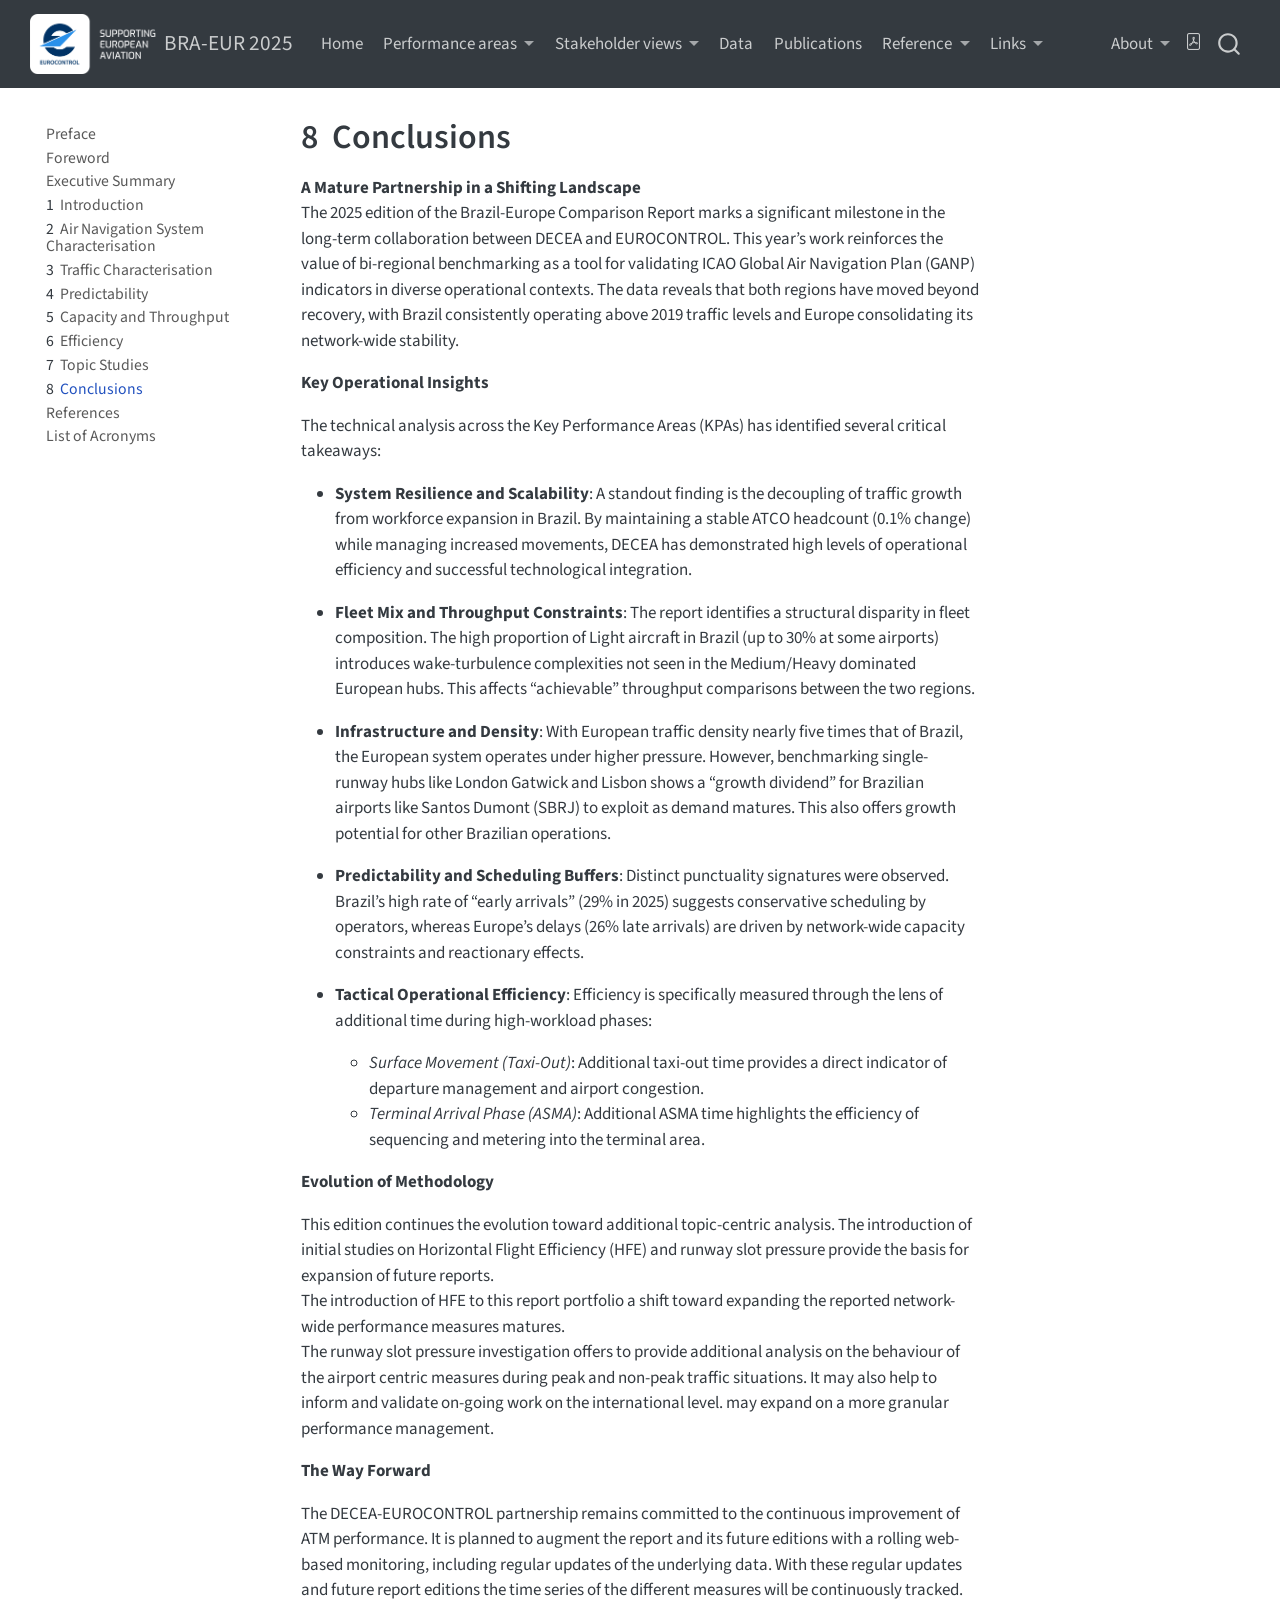
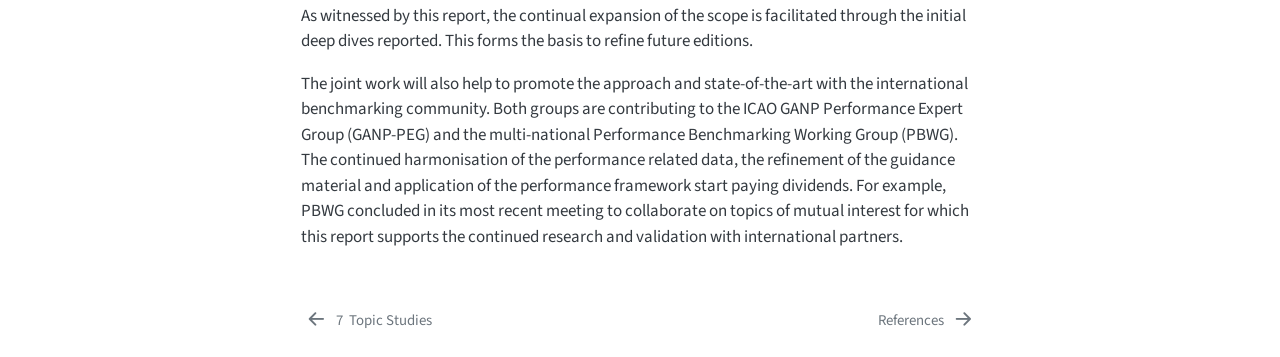
<file: docs/10-conclusions.html>
<!DOCTYPE html>
<html xmlns="http://www.w3.org/1999/xhtml" lang="en" xml:lang="en"><head>

<meta charset="utf-8">
<meta name="generator" content="quarto-1.9.37">

<meta name="viewport" content="width=device-width, initial-scale=1.0, user-scalable=yes">


<title>8&nbsp; Conclusions – Operational Comparison of ANS Performance</title>
<style>
/* Default styles provided by pandoc.
** See https://pandoc.org/MANUAL.html#variables-for-html for config info.
*/
code{white-space: pre-wrap;}
span.smallcaps{font-variant: small-caps;}
div.columns{display: flex; gap: min(4vw, 1.5em);}
div.column{flex: auto; overflow-x: auto;}
div.hanging-indent{margin-left: 1.5em; text-indent: -1.5em;}
ul.task-list{list-style: none;}
ul.task-list li input[type="checkbox"] {
  width: 0.8em;
  margin: 0 0.8em 0.2em -1em; /* quarto-specific, see https://github.com/quarto-dev/quarto-cli/issues/4556 */ 
  vertical-align: middle;
}
/* CSS for citations */
div.csl-bib-body { }
div.csl-entry {
  clear: both;
}
.hanging-indent div.csl-entry {
  margin-left:2em;
  text-indent:-2em;
}
div.csl-left-margin {
  min-width:2em;
  float:left;
}
div.csl-right-inline {
  margin-left:2em;
  padding-left:1em;
}
div.csl-indent {
  margin-left: 2em;
}</style>


<script src="site_libs/quarto-nav/quarto-nav.js"></script>
<script src="site_libs/quarto-nav/headroom.min.js"></script>
<script src="site_libs/clipboard/clipboard.min.js"></script>
<script src="site_libs/quarto-search/autocomplete.umd.js"></script>
<script src="site_libs/quarto-search/fuse.min.js"></script>
<script src="site_libs/quarto-search/quarto-search.js"></script>
<meta name="quarto:offset" content="./">
<link href="./99-references.html" rel="next">
<link href="./09-studies.html" rel="prev">
<script src="site_libs/quarto-html/quarto.js" type="module"></script>
<script src="site_libs/quarto-html/tabsets/tabsets.js" type="module"></script>
<script src="site_libs/quarto-html/popper.min.js"></script>
<script src="site_libs/quarto-html/tippy.umd.min.js"></script>
<script src="site_libs/quarto-html/anchor.min.js"></script>
<link href="site_libs/quarto-html/tippy.css" rel="stylesheet">
<link href="site_libs/quarto-html/quarto-syntax-highlighting-7f8f88aac4f3542376d5c11b86a4c14d.css" rel="stylesheet" id="quarto-text-highlighting-styles">
<script src="site_libs/bootstrap/bootstrap.min.js"></script>
<link href="site_libs/bootstrap/bootstrap-icons.css" rel="stylesheet">
<link href="site_libs/bootstrap/bootstrap-17070d80991f4343db7ac0cd94e3b77a.min.css" rel="stylesheet" append-hash="true" id="quarto-bootstrap" data-mode="light">
<script src="site_libs/quarto-contrib/iconify-3.0.0/iconify-icon.min.js"></script>
<script id="quarto-search-options" type="application/json">{
  "location": "navbar",
  "copy-button": false,
  "collapse-after": 3,
  "panel-placement": "end",
  "type": "overlay",
  "limit": 50,
  "keyboard-shortcut": [
    "f",
    "/",
    "s"
  ],
  "show-item-context": false,
  "language": {
    "search-no-results-text": "No results",
    "search-matching-documents-text": "matching documents",
    "search-copy-link-title": "Copy link to search",
    "search-hide-matches-text": "Hide additional matches",
    "search-more-match-text": "more match in this document",
    "search-more-matches-text": "more matches in this document",
    "search-clear-button-title": "Clear",
    "search-text-placeholder": "",
    "search-detached-cancel-button-title": "Cancel",
    "search-submit-button-title": "Submit",
    "search-label": "Search"
  }
}</script>
<link rel="stylesheet" href="https://cdnjs.cloudflare.com/ajax/libs/font-awesome/5.15.4/css/all.min.css">
<style>
  .navbar-logo {
    max-height: 60px;
  }
</style>
<!-- Matomo -->
<script>
  var _paq = window._paq = window._paq || [];
  _paq.push(['trackPageView']);
  _paq.push(['enableLinkTracking']);
  (function() {
    var u="//stats.eurocontrol.int/";
    _paq.push(['setTrackerUrl', u+'matomo.php']);
    _paq.push(['setSiteId', '26']);
    var d=document, g=d.createElement("script"), s=d.getElementsByTagName("script")[0];
    g.async=true; g.src=u+"matomo.js"; s.parentNode.insertBefore(g,s);
  })();
</script>
<!-- End Matomo Code -->


</head>

<body class="nav-sidebar floating nav-fixed quarto-light">

<div id="quarto-search-results"></div>
  <header id="quarto-header" class="headroom fixed-top">
    <nav class="navbar navbar-expand-lg " data-bs-theme="dark">
      <div class="navbar-container container-fluid">
      <div class="navbar-brand-container mx-auto">
    <a href="./index.html" class="navbar-brand navbar-brand-logo">
    <img src="./media/EUROCONTROL-logo-standard-rgb.png" alt="" class="navbar-logo light-content">
    <img src="./media/EUROCONTROL-logo-standard-rgb.png" alt="" class="navbar-logo dark-content">
    </a>
    <a class="navbar-brand" href="./index.html">
    <span class="navbar-title">BRA-EUR 2025</span>
    </a>
  </div>
            <div id="quarto-search" class="" title="Search"></div>
          <button class="navbar-toggler" type="button" data-bs-toggle="collapse" data-bs-target="#navbarCollapse" aria-controls="navbarCollapse" role="menu" aria-expanded="false" aria-label="Toggle navigation" onclick="if (window.quartoToggleHeadroom) { window.quartoToggleHeadroom(); }">
  <span class="navbar-toggler-icon"></span>
</button>
          <div class="collapse navbar-collapse" id="navbarCollapse">
            <ul class="navbar-nav navbar-nav-scroll me-auto">
  <li class="nav-item">
    <a class="nav-link" href="https://ansperformance.eu/"> 
<span class="menu-text">Home</span></a>
  </li>  
  <li class="nav-item dropdown ">
    <a class="nav-link dropdown-toggle" href="#" id="nav-menu-performance-areas" role="link" data-bs-toggle="dropdown" aria-expanded="false">
 <span class="menu-text">Performance areas</span>
    </a>
    <ul class="dropdown-menu" aria-labelledby="nav-menu-performance-areas">    
        <li>
    <a class="dropdown-item" href="https://www.eurocontrol.int/Economics/BalancedScorecard.html">
 <span class="dropdown-text"><iconify-icon role="img" inline="" icon="fa6-solid:th" aria-label="Icon th from fa6-solid Iconify.design set." title="Icon th from fa6-solid Iconify.design set."></iconify-icon>&nbsp;Balanced scorecard</span></a>
  </li>  
        <li>
    <a class="dropdown-item" href="https://ansperformance.eu/traffic/">
 <span class="dropdown-text"><iconify-icon role="img" inline="" icon="fa6-solid:plane-departure" aria-label="Icon plane-departure from fa6-solid Iconify.design set." title="Icon plane-departure from fa6-solid Iconify.design set."></iconify-icon>&nbsp;Traffic</span></a>
  </li>  
        <li>
    <a class="dropdown-item" href="https://www.eurocontrol.int/Economics/DailyTrafficVariation-States.html">
 <span class="dropdown-text">&nbsp;&nbsp;&nbsp;&nbsp;<span style="font-weight: normal">Daily traffic dashboard</span></span></a>
  </li>  
        <li>
    <a class="dropdown-item" href="https://www.eurocontrol.int/ServiceUnits/Dashboard/EnRouteMainDashboard.html">
 <span class="dropdown-text">&nbsp;&nbsp;&nbsp;<span style="font-weight: normal">Service units</span></span></a>
  </li>  
        <li>
    <a class="dropdown-item" href="https://ansperformance.eu/traffic/statfor/">
 <span class="dropdown-text">&nbsp;&nbsp;&nbsp;<span style="font-weight: normal">Traffic forecast</span></span></a>
  </li>  
        <li>
    <a class="dropdown-item" href="https://ansperformance.eu/traffic/punctuality/">
 <span class="dropdown-text"><iconify-icon role="img" inline="" icon="fa6-solid:calendar" aria-label="Icon calendar from fa6-solid Iconify.design set." title="Icon calendar from fa6-solid Iconify.design set."></iconify-icon>&nbsp;Punctuality</span></a>
  </li>  
        <li>
    <a class="dropdown-item" href="https://www.eurocontrol.int/Economics/DailyPunctuality-States.html">
 <span class="dropdown-text">&nbsp;&nbsp;&nbsp;&nbsp;<span style="font-weight: normal">Daily punctuality dashboard</span></span></a>
  </li>  
        <li>
    <a class="dropdown-item" href="https://ansperformance.eu/traffic/punctuality/#eurocontrol-area-network-view-1">
 <span class="dropdown-text">&nbsp;&nbsp;&nbsp;<span style="font-weight: normal">Network punctuality</span></span></a>
  </li>  
        <li>
    <a class="dropdown-item" href="https://ansperformance.eu/traffic/punctuality/#state-view-1">
 <span class="dropdown-text">&nbsp;&nbsp;&nbsp;<span style="font-weight: normal">State &amp; airport punctuality</span></span></a>
  </li>  
        <li>
    <a class="dropdown-item" href="https://ansperformance.eu/capacity/">
 <span class="dropdown-text"><iconify-icon role="img" inline="" icon="fa6-solid:clock" aria-label="Icon clock from fa6-solid Iconify.design set." title="Icon clock from fa6-solid Iconify.design set."></iconify-icon>&nbsp;En-route &amp; airport delays</span></a>
  </li>  
        <li>
    <a class="dropdown-item" href="https://www.eurocontrol.int/Economics/DailyDelay-States.html">
 <span class="dropdown-text">&nbsp;&nbsp;&nbsp;&nbsp;<span style="font-weight: normal">Daily ATFM delays dashboard</span></span></a>
  </li>  
        <li>
    <a class="dropdown-item" href="https://ansperformance.eu/capacity/atfm_ert/">
 <span class="dropdown-text">&nbsp;&nbsp;&nbsp;<span style="font-weight: normal">En-route ATFM delays</span></span></a>
  </li>  
        <li>
    <a class="dropdown-item" href="https://ansperformance.eu/capacity/atfm_apt/">
 <span class="dropdown-text">&nbsp;&nbsp;&nbsp;<span style="font-weight: normal">Airport ATFM delays</span></span></a>
  </li>  
        <li>
    <a class="dropdown-item" href="https://ansperformance.eu/capacity/tot_dly">
 <span class="dropdown-text">&nbsp;&nbsp;&nbsp;<span style="font-weight: normal">All-causes delays</span></span></a>
  </li>  
        <li>
    <a class="dropdown-item" href="https://ansperformance.eu/efficiency/">
 <span class="dropdown-text"><iconify-icon role="img" inline="" icon="fa6-solid:leaf" aria-label="Icon leaf from fa6-solid Iconify.design set." title="Icon leaf from fa6-solid Iconify.design set."></iconify-icon>&nbsp;Efficiency &amp; environment</span></a>
  </li>  
        <li>
    <a class="dropdown-item" href="https://ansperformance.eu/efficiency/emissions/">
 <span class="dropdown-text">&nbsp;&nbsp;&nbsp;<span style="font-weight: normal">CO<sub>2</sub> emissions</span></span></a>
  </li>  
        <li>
    <a class="dropdown-item" href="https://ansperformance.eu/efficiency/hfe/">
 <span class="dropdown-text">&nbsp;&nbsp;&nbsp;<span style="font-weight: normal">Horizontal flight efficiency</span></span></a>
  </li>  
        <li>
    <a class="dropdown-item" href="https://ansperformance.eu/efficiency/vfe/">
 <span class="dropdown-text">&nbsp;&nbsp;&nbsp;<span style="font-weight: normal">Vertical flight efficiency</span></span></a>
  </li>  
        <li>
    <a class="dropdown-item" href="https://ansperformance.eu/efficiency/asma/">
 <span class="dropdown-text">&nbsp;&nbsp;&nbsp;<span style="font-weight: normal">Terminal holdings</span></span></a>
  </li>  
        <li>
    <a class="dropdown-item" href="https://ansperformance.eu/efficiency/taxiout/">
 <span class="dropdown-text">&nbsp;&nbsp;&nbsp;<span style="font-weight: normal">Taxi-out</span></span></a>
  </li>  
        <li>
    <a class="dropdown-item" href="https://ansperformance.eu/efficiency/taxiin/">
 <span class="dropdown-text">&nbsp;&nbsp;&nbsp;<span style="font-weight: normal">Taxi-in</span></span></a>
  </li>  
        <li>
    <a class="dropdown-item" href="https://ansperformance.eu/economics/">
 <span class="dropdown-text"><iconify-icon role="img" inline="" icon="fa6-solid:euro-sign" aria-label="Icon euro-sign from fa6-solid Iconify.design set." title="Icon euro-sign from fa6-solid Iconify.design set."></iconify-icon>&nbsp;Economics</span></a>
  </li>  
        <li>
    <a class="dropdown-item" href="https://ansperformance.eu/economics/ace-overview/">
 <span class="dropdown-text">&nbsp;&nbsp;&nbsp;<span style="font-weight: normal">ATM cost-effectiveness (ACE)</span></span></a>
  </li>  
        <li>
    <a class="dropdown-item" href="https://www.eurocontrol.int/ServiceUnits/Dashboard/EnRouteUnitRates.html">
 <span class="dropdown-text">&nbsp;&nbsp;&nbsp;<span style="font-weight: normal">Unit rates and costs</span></span></a>
  </li>  
        <li>
    <a class="dropdown-item" href="https://www.eurocontrol.int/ServiceUnits/Dashboard/EnRouteMainDashboard.html">
 <span class="dropdown-text">&nbsp;&nbsp;&nbsp;<span style="font-weight: normal">Service units</span></span></a>
  </li>  
        <li>
    <a class="dropdown-item" href="https://ansperformance.eu/economics/finance/">
 <span class="dropdown-text">&nbsp;&nbsp;&nbsp;<span style="font-weight: normal">ANSPs financial dashboard</span></span></a>
  </li>  
        <li>
    <a class="dropdown-item" href="https://ansperformance.eu/economics/cba/">
 <span class="dropdown-text">&nbsp;&nbsp;&nbsp;<span style="font-weight: normal">Standard Inputs for Economic Analyses</span></span></a>
  </li>  
    </ul>
  </li>
  <li class="nav-item dropdown ">
    <a class="nav-link dropdown-toggle" href="#" id="nav-menu-stakeholder-views" role="link" data-bs-toggle="dropdown" aria-expanded="false">
 <span class="menu-text">Stakeholder views</span>
    </a>
    <ul class="dropdown-menu" aria-labelledby="nav-menu-stakeholder-views">    
        <li>
    <a class="dropdown-item" href="https://ansperformance.eu/dashboard/stakeholder/airport/">
 <span class="dropdown-text"><iconify-icon role="img" inline="" icon="fa6-solid:plane-arrival" aria-label="Icon plane-arrival from fa6-solid Iconify.design set." title="Icon plane-arrival from fa6-solid Iconify.design set."></iconify-icon>&nbsp;Airports</span></a>
  </li>  
        <li>
    <a class="dropdown-item" href="https://ansperformance.eu/dashboard/stakeholder/ansp/">
 <span class="dropdown-text"><iconify-icon role="img" inline="" icon="fa6-solid:compass" aria-label="Icon compass from fa6-solid Iconify.design set." title="Icon compass from fa6-solid Iconify.design set."></iconify-icon>&nbsp;Air navigation service provider</span></a>
  </li>  
        <li>
    <a class="dropdown-item" href="https://ansperformance.eu/dashboard/stakeholder/state/">
 <span class="dropdown-text"><iconify-icon role="img" inline="" icon="fa6-solid:globe" aria-label="Icon globe from fa6-solid Iconify.design set." title="Icon globe from fa6-solid Iconify.design set."></iconify-icon>&nbsp;States</span></a>
  </li>  
    </ul>
  </li>
  <li class="nav-item">
    <a class="nav-link" href="https://ansperformance.eu/data/"> 
<span class="menu-text">Data</span></a>
  </li>  
  <li class="nav-item">
    <a class="nav-link" href="https://ansperformance.eu/publications/"> 
<span class="menu-text">Publications</span></a>
  </li>  
  <li class="nav-item dropdown ">
    <a class="nav-link dropdown-toggle" href="#" id="nav-menu-reference" role="link" data-bs-toggle="dropdown" aria-expanded="false">
 <span class="menu-text">Reference</span>
    </a>
    <ul class="dropdown-menu" aria-labelledby="nav-menu-reference">    
        <li>
    <a class="dropdown-item" href="https://ansperformance.eu/definition/">
 <span class="dropdown-text"><iconify-icon role="img" inline="" icon="fa6-solid:marker" aria-label="Icon marker from fa6-solid Iconify.design set." title="Icon marker from fa6-solid Iconify.design set."></iconify-icon>&nbsp;Definitions</span></a>
  </li>  
        <li>
    <a class="dropdown-item" href="https://ansperformance.eu/methodology/">
 <span class="dropdown-text"><iconify-icon role="img" inline="" icon="fa6-solid:wrench" aria-label="Icon wrench from fa6-solid Iconify.design set." title="Icon wrench from fa6-solid Iconify.design set."></iconify-icon>&nbsp;Methodology</span></a>
  </li>  
        <li>
    <a class="dropdown-item" href="https://ansperformance.eu/acronym/">
 <span class="dropdown-text"><iconify-icon role="img" inline="" icon="fa6-solid:quote-left" aria-label="Icon quote-left from fa6-solid Iconify.design set." title="Icon quote-left from fa6-solid Iconify.design set."></iconify-icon>&nbsp;Acronyms</span></a>
  </li>  
        <li>
    <a class="dropdown-item" href="https://ansperformance.eu/bibliography/">
 <span class="dropdown-text"><iconify-icon role="img" inline="" icon="fa6-solid:book" aria-label="Icon book from fa6-solid Iconify.design set." title="Icon book from fa6-solid Iconify.design set."></iconify-icon>&nbsp;Bibliography</span></a>
  </li>  
    </ul>
  </li>
  <li class="nav-item dropdown ">
    <a class="nav-link dropdown-toggle" href="#" id="nav-menu-links" role="link" data-bs-toggle="dropdown" aria-expanded="false">
 <span class="menu-text">Links</span>
    </a>
    <ul class="dropdown-menu" aria-labelledby="nav-menu-links">    
        <li>
    <a class="dropdown-item" href="https://www.eurocontrol.int/">
 <span class="dropdown-text">EUROCONTROL <i class="fas fa-xs fa-external-link-alt"></i></span></a>
  </li>  
        <li>
    <a class="dropdown-item" href="https://www.eurocontrol.int/prudata/dashboard/">
 <span class="dropdown-text">Single European Sky (SES) portal <i class="fas fa-xs fa-external-link-alt"></i></span></a>
  </li>  
        <li>
    <a class="dropdown-item" href="https://www4.icao.int/ganpportal/">
 <span class="dropdown-text">ICAO GANP <i class="fas fa-xs fa-external-link-alt"></i></span></a>
  </li>  
        <li>
    <a class="dropdown-item" href="https://ext.eurocontrol.int/connectivity_web/from">
 <span class="dropdown-text">Connectivity dashboard <i class="fas fa-xs fa-external-link-alt"></i></span></a>
  </li>  
        <li>
    <a class="dropdown-item" href="https://ansperformance.eu/transformation/">
 <span class="dropdown-text">PRC Transformation Strategy</span></a>
  </li>  
        <li>
    <a class="dropdown-item" href="https://opdi.aero">
 <span class="dropdown-text">PRC Open Performance Data Initiative</span></a>
  </li>  
    </ul>
  </li>
</ul>
            <ul class="navbar-nav navbar-nav-scroll ms-auto">
  <li class="nav-item dropdown ">
    <a class="nav-link dropdown-toggle" href="#" id="nav-menu-about" role="link" data-bs-toggle="dropdown" aria-expanded="false">
 <span class="menu-text">About</span>
    </a>
    <ul class="dropdown-menu dropdown-menu-end" aria-labelledby="nav-menu-about">    
        <li>
    <a class="dropdown-item" href="https://ansperformance.eu/about/prc/">
 <span class="dropdown-text">About the PRC</span></a>
  </li>  
        <li>
    <a class="dropdown-item" href="https://ansperformance.eu/about/aiu/">
 <span class="dropdown-text">About the AIU</span></a>
  </li>  
        <li>
    <a class="dropdown-item" href="https://ansperformance.eu/about/us/">
 <span class="dropdown-text">About the PRU</span></a>
  </li>  
        <li>
    <a class="dropdown-item" href="https://ansperformance.eu/post/">
 <span class="dropdown-text">Release notes</span></a>
  </li>  
        <li>
    <a class="dropdown-item" href="https://ansperformance.eu/about/disclaimer/">
 <span class="dropdown-text">Disclaimer</span></a>
  </li>  
    </ul>
  </li>
</ul>
          </div> <!-- /navcollapse -->
            <div class="quarto-navbar-tools">
    <a href="./Operational-Comparison-of-ANS-Performance.pdf" title="Download PDF" class="quarto-navigation-tool px-1" aria-label="Download PDF"><i class="bi bi-file-pdf"></i></a>
</div>
      </div> <!-- /container-fluid -->
    </nav>
  <nav class="quarto-secondary-nav">
    <div class="container-fluid d-flex">
      <button type="button" class="quarto-btn-toggle btn" data-bs-toggle="collapse" role="button" data-bs-target=".quarto-sidebar-collapse-item" aria-controls="quarto-sidebar" aria-expanded="false" aria-label="Toggle sidebar navigation" onclick="if (window.quartoToggleHeadroom) { window.quartoToggleHeadroom(); }">
        <i class="bi bi-layout-text-sidebar-reverse"></i>
      </button>
        <nav class="quarto-page-breadcrumbs" aria-label="breadcrumb"><ol class="breadcrumb"><li class="breadcrumb-item"><a href="./10-conclusions.html"><span class="chapter-number">8</span>&nbsp; <span class="chapter-title">Conclusions</span></a></li></ol></nav>
        <a class="flex-grow-1" role="navigation" data-bs-toggle="collapse" data-bs-target=".quarto-sidebar-collapse-item" aria-controls="quarto-sidebar" aria-expanded="false" aria-label="Toggle sidebar navigation" onclick="if (window.quartoToggleHeadroom) { window.quartoToggleHeadroom(); }">      
        </a>
    </div>
  </nav>
</header>
<!-- content -->
<div id="quarto-content" class="quarto-container page-columns page-rows-contents page-layout-article page-navbar">
<!-- sidebar -->
  <nav id="quarto-sidebar" class="sidebar collapse collapse-horizontal quarto-sidebar-collapse-item sidebar-navigation floating overflow-auto">
    <div class="sidebar-menu-container"> 
    <ul class="list-unstyled mt-1">
        <li class="sidebar-item">
  <div class="sidebar-item-container"> 
  <a href="./index.html" class="sidebar-item-text sidebar-link">
 <span class="menu-text">Preface</span></a>
  </div>
</li>
        <li class="sidebar-item">
  <div class="sidebar-item-container"> 
  <a href="./00-foreword.html" class="sidebar-item-text sidebar-link">
 <span class="menu-text">Foreword</span></a>
  </div>
</li>
        <li class="sidebar-item">
  <div class="sidebar-item-container"> 
  <a href="./00-executive-summary.html" class="sidebar-item-text sidebar-link">
 <span class="menu-text">Executive Summary</span></a>
  </div>
</li>
        <li class="sidebar-item">
  <div class="sidebar-item-container"> 
  <a href="./01-intro.html" class="sidebar-item-text sidebar-link">
 <span class="menu-text"><span class="chapter-number">1</span>&nbsp; <span class="chapter-title">Introduction</span></span></a>
  </div>
</li>
        <li class="sidebar-item">
  <div class="sidebar-item-container"> 
  <a href="./02-system-overview.html" class="sidebar-item-text sidebar-link">
 <span class="menu-text"><span class="chapter-number">2</span>&nbsp; <span class="chapter-title">Air Navigation System Characterisation</span></span></a>
  </div>
</li>
        <li class="sidebar-item">
  <div class="sidebar-item-container"> 
  <a href="./03-traffic_characterisation.html" class="sidebar-item-text sidebar-link">
 <span class="menu-text"><span class="chapter-number">3</span>&nbsp; <span class="chapter-title">Traffic Characterisation</span></span></a>
  </div>
</li>
        <li class="sidebar-item">
  <div class="sidebar-item-container"> 
  <a href="./04-predictability.html" class="sidebar-item-text sidebar-link">
 <span class="menu-text"><span class="chapter-number">4</span>&nbsp; <span class="chapter-title">Predictability</span></span></a>
  </div>
</li>
        <li class="sidebar-item">
  <div class="sidebar-item-container"> 
  <a href="./05-capacity-throughput.html" class="sidebar-item-text sidebar-link">
 <span class="menu-text"><span class="chapter-number">5</span>&nbsp; <span class="chapter-title">Capacity and Throughput</span></span></a>
  </div>
</li>
        <li class="sidebar-item">
  <div class="sidebar-item-container"> 
  <a href="./06-efficiency.html" class="sidebar-item-text sidebar-link">
 <span class="menu-text"><span class="chapter-number">6</span>&nbsp; <span class="chapter-title">Efficiency</span></span></a>
  </div>
</li>
        <li class="sidebar-item">
  <div class="sidebar-item-container"> 
  <a href="./09-studies.html" class="sidebar-item-text sidebar-link">
 <span class="menu-text"><span class="chapter-number">7</span>&nbsp; <span class="chapter-title">Topic Studies</span></span></a>
  </div>
</li>
        <li class="sidebar-item">
  <div class="sidebar-item-container"> 
  <a href="./10-conclusions.html" class="sidebar-item-text sidebar-link active">
 <span class="menu-text"><span class="chapter-number">8</span>&nbsp; <span class="chapter-title">Conclusions</span></span></a>
  </div>
</li>
        <li class="sidebar-item">
  <div class="sidebar-item-container"> 
  <a href="./99-references.html" class="sidebar-item-text sidebar-link">
 <span class="menu-text">References</span></a>
  </div>
</li>
        <li class="sidebar-item">
  <div class="sidebar-item-container"> 
  <a href="./A1-appendix.html" class="sidebar-item-text sidebar-link">
 <span class="menu-text">List of Acronyms</span></a>
  </div>
</li>
    </ul>
    </div>
</nav>
<div id="quarto-sidebar-glass" class="quarto-sidebar-collapse-item" data-bs-toggle="collapse" data-bs-target=".quarto-sidebar-collapse-item"></div>
<!-- margin-sidebar -->
    <div id="quarto-margin-sidebar" class="sidebar margin-sidebar zindex-bottom">
        
    </div>
<!-- main -->
<main class="content" id="quarto-document-content">

<header id="title-block-header" class="quarto-title-block default">
<div class="quarto-title">
<h1 class="title"><span class="chapter-number">8</span>&nbsp; <span class="chapter-title">Conclusions</span></h1>
</div>



<div class="quarto-title-meta">

    
  
    
  </div>
  


</header>


<p><strong>A Mature Partnership in a Shifting Landscape</strong><br>
The 2025 edition of the Brazil-Europe Comparison Report marks a significant milestone in the long-term collaboration between DECEA and EUROCONTROL. This year’s work reinforces the value of bi-regional benchmarking as a tool for validating ICAO Global Air Navigation Plan (GANP) indicators in diverse operational contexts. The data reveals that both regions have moved beyond recovery, with Brazil consistently operating above 2019 traffic levels and Europe consolidating its network-wide stability.</p>
<p><strong>Key Operational Insights</strong></p>
<p>The technical analysis across the Key Performance Areas (KPAs) has identified several critical takeaways:</p>
<ul>
<li><p><strong>System Resilience and Scalability</strong>: A standout finding is the decoupling of traffic growth from workforce expansion in Brazil. By maintaining a stable ATCO headcount (0.1% change) while managing increased movements, DECEA has demonstrated high levels of operational efficiency and successful technological integration.</p></li>
<li><p><strong>Fleet Mix and Throughput Constraints</strong>: The report identifies a structural disparity in fleet composition. The high proportion of Light aircraft in Brazil (up to 30% at some airports) introduces wake-turbulence complexities not seen in the Medium/Heavy dominated European hubs. This affects “achievable” throughput comparisons between the two regions.</p></li>
<li><p><strong>Infrastructure and Density</strong>: With European traffic density nearly five times that of Brazil, the European system operates under higher pressure. However, benchmarking single-runway hubs like London Gatwick and Lisbon shows a “growth dividend” for Brazilian airports like Santos Dumont (SBRJ) to exploit as demand matures. This also offers growth potential for other Brazilian operations.</p></li>
<li><p><strong>Predictability and Scheduling Buffers</strong>: Distinct punctuality signatures were observed. Brazil’s high rate of “early arrivals” (29% in 2025) suggests conservative scheduling by operators, whereas Europe’s delays (26% late arrivals) are driven by network-wide capacity constraints and reactionary effects.<br>
</p></li>
<li><p><strong>Tactical Operational Efficiency</strong>: Efficiency is specifically measured through the lens of additional time during high-workload phases:</p>
<ul>
<li><em>Surface Movement (Taxi-Out)</em>: Additional taxi-out time provides a direct indicator of departure management and airport congestion.</li>
<li><em>Terminal Arrival Phase (ASMA)</em>: Additional ASMA time highlights the efficiency of sequencing and metering into the terminal area.</li>
</ul></li>
</ul>
<p><strong>Evolution of Methodology</strong></p>
<p>This edition continues the evolution toward additional topic-centric analysis. The introduction of initial studies on Horizontal Flight Efficiency (HFE) and runway slot pressure provide the basis for expansion of future reports.<br>
The introduction of HFE to this report portfolio a shift toward expanding the reported network-wide performance measures matures.<br>
The runway slot pressure investigation offers to provide additional analysis on the behaviour of the airport centric measures during peak and non-peak traffic situations. It may also help to inform and validate on-going work on the international level. may expand on a more granular performance management.</p>
<p><strong>The Way Forward</strong></p>
<p>The DECEA-EUROCONTROL partnership remains committed to the continuous improvement of ATM performance. It is planned to augment the report and its future editions with a rolling web-based monitoring, including regular updates of the underlying data. With these regular updates and future report editions the time series of the different measures will be continuously tracked. As witnessed by this report, the continual expansion of the scope is facilitated through the initial deep dives reported. This forms the basis to refine future editions.</p>
<p>The joint work will also help to promote the approach and state-of-the-art with the international benchmarking community. Both groups are contributing to the ICAO GANP Performance Expert Group (GANP-PEG) and the multi-national Performance Benchmarking Working Group (PBWG). The continued harmonisation of the performance related data, the refinement of the guidance material and application of the performance framework start paying dividends. For example, PBWG concluded in its most recent meeting to collaborate on topics of mutual interest for which this report supports the continued research and validation with international partners.</p>


<div id="refs" class="references csl-bib-body hanging-indent" role="list" style="display: none">
<div id="ref-point_merge" class="csl-entry" role="listitem">
EUROCONTROL. 2014. <em>Point Merge Integration of Arrival Flows Enabling Extensive RNAV Application and Continuous Descent</em>. 2nd ed. <span>EUROCONTROL Experimental Centre</span>. <a href="https://www.eurocontrol.int/publication/point-merge-integration-arrival-flows-enabling-extensive-rnav-application-and">https://www.eurocontrol.int/publication/point-merge-integration-arrival-flows-enabling-extensive-rnav-application-and</a>.
</div>
<div id="ref-bra_point_merge" class="csl-entry" role="listitem">
Franzini, Bruno Monteiro, Bernardo Hoffmann Silva, Victor Maciel, et al. 2024. <span>“Analysis of Guarulhos Point Merge Adherence Based on Additional Time in TMA and Trajectory Clustering.”</span> <em>Anais Do XXI Simpósio de Transporte Aéreo - SITRAER 2024</em>, May. <a href="https://doi.org/10.29327/xxi-sitraer-2024.896280">https://doi.org/10.29327/xxi-sitraer-2024.896280</a>.
</div>
<div id="ref-ICAO-Doc9931" class="csl-entry" role="listitem">
International Civil Aviation Organization. 2010. <em>Continuous Descent Operations (CDO) Manual</em>. 1st ed. ICAO Doc 9931. International Civil Aviation Organization (ICAO).
</div>
</div>

</main> <!-- /main -->
<script id="quarto-html-after-body" type="application/javascript">
  window.document.addEventListener("DOMContentLoaded", function (event) {
    const icon = "";
    const anchorJS = new window.AnchorJS();
    anchorJS.options = {
      placement: 'right',
      icon: icon
    };
    anchorJS.add('.anchored');
    const isCodeAnnotation = (el) => {
      for (const clz of el.classList) {
        if (clz.startsWith('code-annotation-')) {                     
          return true;
        }
      }
      return false;
    }
    const onCopySuccess = function(e) {
      // button target
      const button = e.trigger;
      // don't keep focus
      button.blur();
      // flash "checked"
      button.classList.add('code-copy-button-checked');
      var currentTitle = button.getAttribute("title");
      button.setAttribute("title", "Copied!");
      let tooltip;
      if (window.bootstrap) {
        button.setAttribute("data-bs-toggle", "tooltip");
        button.setAttribute("data-bs-placement", "left");
        button.setAttribute("data-bs-title", "Copied!");
        tooltip = new bootstrap.Tooltip(button, 
          { trigger: "manual", 
            customClass: "code-copy-button-tooltip",
            offset: [0, -8]});
        tooltip.show();    
      }
      setTimeout(function() {
        if (tooltip) {
          tooltip.hide();
          button.removeAttribute("data-bs-title");
          button.removeAttribute("data-bs-toggle");
          button.removeAttribute("data-bs-placement");
        }
        button.setAttribute("title", currentTitle);
        button.classList.remove('code-copy-button-checked');
      }, 1000);
      // clear code selection
      e.clearSelection();
    }
    const getTextToCopy = function(trigger) {
      const outerScaffold = trigger.parentElement.cloneNode(true);
      const codeEl = outerScaffold.querySelector('code');
      for (const childEl of codeEl.children) {
        if (isCodeAnnotation(childEl)) {
          childEl.remove();
        }
      }
      return codeEl.innerText;
    }
    const clipboard = new window.ClipboardJS('.code-copy-button:not([data-in-quarto-modal])', {
      text: getTextToCopy
    });
    clipboard.on('success', onCopySuccess);
    if (window.document.getElementById('quarto-embedded-source-code-modal')) {
      const clipboardModal = new window.ClipboardJS('.code-copy-button[data-in-quarto-modal]', {
        text: getTextToCopy,
        container: window.document.getElementById('quarto-embedded-source-code-modal')
      });
      clipboardModal.on('success', onCopySuccess);
    }
      var localhostRegex = new RegExp(/^(?:http|https):\/\/localhost\:?[0-9]*\//);
      var mailtoRegex = new RegExp(/^mailto:/);
        var filterRegex = new RegExp('/' + window.location.host + '/');
      var isInternal = (href) => {
          return filterRegex.test(href) || localhostRegex.test(href) || mailtoRegex.test(href);
      }
      // Inspect non-navigation links and adorn them if external
     var links = window.document.querySelectorAll('a[href]:not(.nav-link):not(.navbar-brand):not(.toc-action):not(.sidebar-link):not(.sidebar-item-toggle):not(.pagination-link):not(.no-external):not([aria-hidden]):not(.dropdown-item):not(.quarto-navigation-tool):not(.about-link)');
      for (var i=0; i<links.length; i++) {
        const link = links[i];
        if (!isInternal(link.href)) {
          // undo the damage that might have been done by quarto-nav.js in the case of
          // links that we want to consider external
          if (link.dataset.originalHref !== undefined) {
            link.href = link.dataset.originalHref;
          }
        }
      }
    function tippyHover(el, contentFn, onTriggerFn, onUntriggerFn) {
      const config = {
        allowHTML: true,
        maxWidth: 500,
        delay: 100,
        arrow: false,
        appendTo: function(el) {
            return el.parentElement;
        },
        interactive: true,
        interactiveBorder: 10,
        theme: 'quarto',
        placement: 'bottom-start',
      };
      if (contentFn) {
        config.content = contentFn;
      }
      if (onTriggerFn) {
        config.onTrigger = onTriggerFn;
      }
      if (onUntriggerFn) {
        config.onUntrigger = onUntriggerFn;
      }
      window.tippy(el, config); 
    }
    const noterefs = window.document.querySelectorAll('a[role="doc-noteref"]');
    for (var i=0; i<noterefs.length; i++) {
      const ref = noterefs[i];
      tippyHover(ref, function() {
        // use id or data attribute instead here
        let href = ref.getAttribute('data-footnote-href') || ref.getAttribute('href');
        try { href = new URL(href).hash; } catch {}
        const id = href.replace(/^#\/?/, "");
        const note = window.document.getElementById(id);
        if (note) {
          return note.innerHTML;
        } else {
          return "";
        }
      });
    }
    const xrefs = window.document.querySelectorAll('a.quarto-xref');
    const processXRef = (id, note) => {
      // Strip column container classes
      const stripColumnClz = (el) => {
        el.classList.remove("page-full", "page-columns");
        if (el.children) {
          for (const child of el.children) {
            stripColumnClz(child);
          }
        }
      }
      stripColumnClz(note)
      if (id === null || id.startsWith('sec-')) {
        // Special case sections, only their first couple elements
        const container = document.createElement("div");
        if (note.children && note.children.length > 2) {
          container.appendChild(note.children[0].cloneNode(true));
          for (let i = 1; i < note.children.length; i++) {
            const child = note.children[i];
            if (child.tagName === "P" && child.innerText === "") {
              continue;
            } else {
              container.appendChild(child.cloneNode(true));
              break;
            }
          }
          if (window.Quarto?.typesetMath) {
            window.Quarto.typesetMath(container);
          }
          return container.innerHTML
        } else {
          if (window.Quarto?.typesetMath) {
            window.Quarto.typesetMath(note);
          }
          return note.innerHTML;
        }
      } else {
        // Remove any anchor links if they are present
        const anchorLink = note.querySelector('a.anchorjs-link');
        if (anchorLink) {
          anchorLink.remove();
        }
        if (window.Quarto?.typesetMath) {
          window.Quarto.typesetMath(note);
        }
        if (note.classList.contains("callout")) {
          return note.outerHTML;
        } else {
          return note.innerHTML;
        }
      }
    }
    for (var i=0; i<xrefs.length; i++) {
      const xref = xrefs[i];
      tippyHover(xref, undefined, function(instance) {
        instance.disable();
        let url = xref.getAttribute('href');
        let hash = undefined; 
        if (url.startsWith('#')) {
          hash = url;
        } else {
          try { hash = new URL(url).hash; } catch {}
        }
        if (hash) {
          const id = hash.replace(/^#\/?/, "");
          const note = window.document.getElementById(id);
          if (note !== null) {
            try {
              const html = processXRef(id, note.cloneNode(true));
              instance.setContent(html);
            } finally {
              instance.enable();
              instance.show();
            }
          } else {
            // See if we can fetch this
            fetch(url.split('#')[0])
            .then(res => res.text())
            .then(html => {
              const parser = new DOMParser();
              const htmlDoc = parser.parseFromString(html, "text/html");
              const note = htmlDoc.getElementById(id);
              if (note !== null) {
                const html = processXRef(id, note);
                instance.setContent(html);
              } 
            }).finally(() => {
              instance.enable();
              instance.show();
            });
          }
        } else {
          // See if we can fetch a full url (with no hash to target)
          // This is a special case and we should probably do some content thinning / targeting
          fetch(url)
          .then(res => res.text())
          .then(html => {
            const parser = new DOMParser();
            const htmlDoc = parser.parseFromString(html, "text/html");
            const note = htmlDoc.querySelector('main.content');
            if (note !== null) {
              // This should only happen for chapter cross references
              // (since there is no id in the URL)
              // remove the first header
              if (note.children.length > 0 && note.children[0].tagName === "HEADER") {
                note.children[0].remove();
              }
              const html = processXRef(null, note);
              instance.setContent(html);
            } 
          }).finally(() => {
            instance.enable();
            instance.show();
          });
        }
      }, function(instance) {
      });
    }
        let selectedAnnoteEl;
        const selectorForAnnotation = ( cell, annotation) => {
          let cellAttr = 'data-code-cell="' + cell + '"';
          let lineAttr = 'data-code-annotation="' +  annotation + '"';
          const selector = 'span[' + cellAttr + '][' + lineAttr + ']';
          return selector;
        }
        const selectCodeLines = (annoteEl) => {
          const doc = window.document;
          const targetCell = annoteEl.getAttribute("data-target-cell");
          const targetAnnotation = annoteEl.getAttribute("data-target-annotation");
          const annoteSpan = window.document.querySelector(selectorForAnnotation(targetCell, targetAnnotation));
          const lines = annoteSpan.getAttribute("data-code-lines").split(",");
          const lineIds = lines.map((line) => {
            return targetCell + "-" + line;
          })
          let top = null;
          let height = null;
          let parent = null;
          if (lineIds.length > 0) {
              //compute the position of the single el (top and bottom and make a div)
              const el = window.document.getElementById(lineIds[0]);
              top = el.offsetTop;
              height = el.offsetHeight;
              parent = el.parentElement.parentElement;
            if (lineIds.length > 1) {
              const lastEl = window.document.getElementById(lineIds[lineIds.length - 1]);
              const bottom = lastEl.offsetTop + lastEl.offsetHeight;
              height = bottom - top;
            }
            if (top !== null && height !== null && parent !== null) {
              // cook up a div (if necessary) and position it 
              let div = window.document.getElementById("code-annotation-line-highlight");
              if (div === null) {
                div = window.document.createElement("div");
                div.setAttribute("id", "code-annotation-line-highlight");
                div.style.position = 'absolute';
                parent.appendChild(div);
              }
              div.style.top = top - 2 + "px";
              div.style.height = height + 4 + "px";
              div.style.left = 0;
              let gutterDiv = window.document.getElementById("code-annotation-line-highlight-gutter");
              if (gutterDiv === null) {
                gutterDiv = window.document.createElement("div");
                gutterDiv.setAttribute("id", "code-annotation-line-highlight-gutter");
                gutterDiv.style.position = 'absolute';
                const codeCell = window.document.getElementById(targetCell);
                const gutter = codeCell.querySelector('.code-annotation-gutter');
                gutter.appendChild(gutterDiv);
              }
              gutterDiv.style.top = top - 2 + "px";
              gutterDiv.style.height = height + 4 + "px";
            }
            selectedAnnoteEl = annoteEl;
          }
        };
        const unselectCodeLines = () => {
          const elementsIds = ["code-annotation-line-highlight", "code-annotation-line-highlight-gutter"];
          elementsIds.forEach((elId) => {
            const div = window.document.getElementById(elId);
            if (div) {
              div.remove();
            }
          });
          selectedAnnoteEl = undefined;
        };
          // Handle positioning of the toggle
      window.addEventListener(
        "resize",
        throttle(() => {
          elRect = undefined;
          if (selectedAnnoteEl) {
            selectCodeLines(selectedAnnoteEl);
          }
        }, 10)
      );
      function throttle(fn, ms) {
      let throttle = false;
      let timer;
        return (...args) => {
          if(!throttle) { // first call gets through
              fn.apply(this, args);
              throttle = true;
          } else { // all the others get throttled
              if(timer) clearTimeout(timer); // cancel #2
              timer = setTimeout(() => {
                fn.apply(this, args);
                timer = throttle = false;
              }, ms);
          }
        };
      }
        // Attach click handler to the DT
        const annoteDls = window.document.querySelectorAll('dt[data-target-cell]');
        for (const annoteDlNode of annoteDls) {
          annoteDlNode.addEventListener('click', (event) => {
            const clickedEl = event.target;
            if (clickedEl !== selectedAnnoteEl) {
              unselectCodeLines();
              const activeEl = window.document.querySelector('dt[data-target-cell].code-annotation-active');
              if (activeEl) {
                activeEl.classList.remove('code-annotation-active');
              }
              selectCodeLines(clickedEl);
              clickedEl.classList.add('code-annotation-active');
            } else {
              // Unselect the line
              unselectCodeLines();
              clickedEl.classList.remove('code-annotation-active');
            }
          });
        }
    const findCites = (el) => {
      const parentEl = el.parentElement;
      if (parentEl) {
        const cites = parentEl.dataset.cites;
        if (cites) {
          return {
            el,
            cites: cites.split(' ')
          };
        } else {
          return findCites(el.parentElement)
        }
      } else {
        return undefined;
      }
    };
    var bibliorefs = window.document.querySelectorAll('a[role="doc-biblioref"]');
    for (var i=0; i<bibliorefs.length; i++) {
      const ref = bibliorefs[i];
      const citeInfo = findCites(ref);
      if (citeInfo) {
        tippyHover(citeInfo.el, function() {
          var popup = window.document.createElement('div');
          citeInfo.cites.forEach(function(cite) {
            var citeDiv = window.document.createElement('div');
            citeDiv.classList.add('hanging-indent');
            citeDiv.classList.add('csl-entry');
            var biblioDiv = window.document.getElementById('ref-' + cite);
            if (biblioDiv) {
              citeDiv.innerHTML = biblioDiv.innerHTML;
            }
            popup.appendChild(citeDiv);
          });
          return popup.innerHTML;
        });
      }
    }
  });
  </script>
<nav class="page-navigation">
  <div class="nav-page nav-page-previous">
      <a href="./09-studies.html" class="pagination-link" aria-label="Topic Studies">
        <i class="bi bi-arrow-left-short"></i> <span class="nav-page-text"><span class="chapter-number">7</span>&nbsp; <span class="chapter-title">Topic Studies</span></span>
      </a>          
  </div>
  <div class="nav-page nav-page-next">
      <a href="./99-references.html" class="pagination-link" aria-label="References">
        <span class="nav-page-text">References</span> <i class="bi bi-arrow-right-short"></i>
      </a>
  </div>
</nav>
</div> <!-- /content -->




</body></html>
</file>
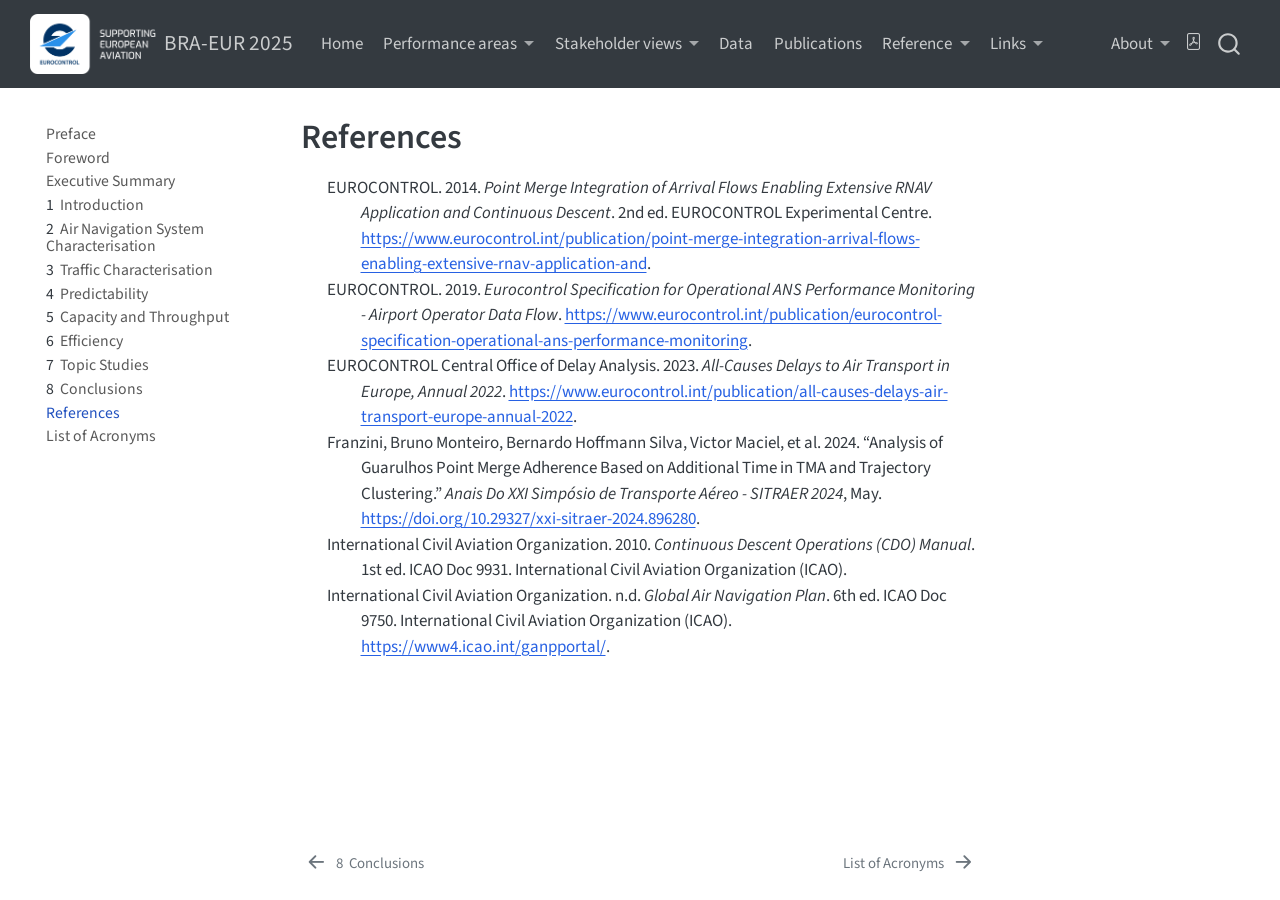
<file: docs/99-references.html>
<!DOCTYPE html>
<html xmlns="http://www.w3.org/1999/xhtml" lang="en" xml:lang="en"><head>

<meta charset="utf-8">
<meta name="generator" content="quarto-1.9.37">

<meta name="viewport" content="width=device-width, initial-scale=1.0, user-scalable=yes">


<title>References – Operational Comparison of ANS Performance</title>
<style>
/* Default styles provided by pandoc.
** See https://pandoc.org/MANUAL.html#variables-for-html for config info.
*/
code{white-space: pre-wrap;}
span.smallcaps{font-variant: small-caps;}
div.columns{display: flex; gap: min(4vw, 1.5em);}
div.column{flex: auto; overflow-x: auto;}
div.hanging-indent{margin-left: 1.5em; text-indent: -1.5em;}
ul.task-list{list-style: none;}
ul.task-list li input[type="checkbox"] {
  width: 0.8em;
  margin: 0 0.8em 0.2em -1em; /* quarto-specific, see https://github.com/quarto-dev/quarto-cli/issues/4556 */ 
  vertical-align: middle;
}
/* CSS for citations */
div.csl-bib-body { }
div.csl-entry {
  clear: both;
}
.hanging-indent div.csl-entry {
  margin-left:2em;
  text-indent:-2em;
}
div.csl-left-margin {
  min-width:2em;
  float:left;
}
div.csl-right-inline {
  margin-left:2em;
  padding-left:1em;
}
div.csl-indent {
  margin-left: 2em;
}</style>


<script src="site_libs/quarto-nav/quarto-nav.js"></script>
<script src="site_libs/quarto-nav/headroom.min.js"></script>
<script src="site_libs/clipboard/clipboard.min.js"></script>
<script src="site_libs/quarto-search/autocomplete.umd.js"></script>
<script src="site_libs/quarto-search/fuse.min.js"></script>
<script src="site_libs/quarto-search/quarto-search.js"></script>
<meta name="quarto:offset" content="./">
<link href="./A1-appendix.html" rel="next">
<link href="./10-conclusions.html" rel="prev">
<script src="site_libs/quarto-html/quarto.js" type="module"></script>
<script src="site_libs/quarto-html/tabsets/tabsets.js" type="module"></script>
<script src="site_libs/quarto-html/popper.min.js"></script>
<script src="site_libs/quarto-html/tippy.umd.min.js"></script>
<script src="site_libs/quarto-html/anchor.min.js"></script>
<link href="site_libs/quarto-html/tippy.css" rel="stylesheet">
<link href="site_libs/quarto-html/quarto-syntax-highlighting-7f8f88aac4f3542376d5c11b86a4c14d.css" rel="stylesheet" id="quarto-text-highlighting-styles">
<script src="site_libs/bootstrap/bootstrap.min.js"></script>
<link href="site_libs/bootstrap/bootstrap-icons.css" rel="stylesheet">
<link href="site_libs/bootstrap/bootstrap-17070d80991f4343db7ac0cd94e3b77a.min.css" rel="stylesheet" append-hash="true" id="quarto-bootstrap" data-mode="light">
<script src="site_libs/quarto-contrib/iconify-3.0.0/iconify-icon.min.js"></script>
<script id="quarto-search-options" type="application/json">{
  "location": "navbar",
  "copy-button": false,
  "collapse-after": 3,
  "panel-placement": "end",
  "type": "overlay",
  "limit": 50,
  "keyboard-shortcut": [
    "f",
    "/",
    "s"
  ],
  "show-item-context": false,
  "language": {
    "search-no-results-text": "No results",
    "search-matching-documents-text": "matching documents",
    "search-copy-link-title": "Copy link to search",
    "search-hide-matches-text": "Hide additional matches",
    "search-more-match-text": "more match in this document",
    "search-more-matches-text": "more matches in this document",
    "search-clear-button-title": "Clear",
    "search-text-placeholder": "",
    "search-detached-cancel-button-title": "Cancel",
    "search-submit-button-title": "Submit",
    "search-label": "Search"
  }
}</script>
<link rel="stylesheet" href="https://cdnjs.cloudflare.com/ajax/libs/font-awesome/5.15.4/css/all.min.css">
<style>
  .navbar-logo {
    max-height: 60px;
  }
</style>
<!-- Matomo -->
<script>
  var _paq = window._paq = window._paq || [];
  _paq.push(['trackPageView']);
  _paq.push(['enableLinkTracking']);
  (function() {
    var u="//stats.eurocontrol.int/";
    _paq.push(['setTrackerUrl', u+'matomo.php']);
    _paq.push(['setSiteId', '26']);
    var d=document, g=d.createElement("script"), s=d.getElementsByTagName("script")[0];
    g.async=true; g.src=u+"matomo.js"; s.parentNode.insertBefore(g,s);
  })();
</script>
<!-- End Matomo Code -->


</head>

<body class="nav-sidebar floating nav-fixed quarto-light">

<div id="quarto-search-results"></div>
  <header id="quarto-header" class="headroom fixed-top">
    <nav class="navbar navbar-expand-lg " data-bs-theme="dark">
      <div class="navbar-container container-fluid">
      <div class="navbar-brand-container mx-auto">
    <a href="./index.html" class="navbar-brand navbar-brand-logo">
    <img src="./media/EUROCONTROL-logo-standard-rgb.png" alt="" class="navbar-logo light-content">
    <img src="./media/EUROCONTROL-logo-standard-rgb.png" alt="" class="navbar-logo dark-content">
    </a>
    <a class="navbar-brand" href="./index.html">
    <span class="navbar-title">BRA-EUR 2025</span>
    </a>
  </div>
            <div id="quarto-search" class="" title="Search"></div>
          <button class="navbar-toggler" type="button" data-bs-toggle="collapse" data-bs-target="#navbarCollapse" aria-controls="navbarCollapse" role="menu" aria-expanded="false" aria-label="Toggle navigation" onclick="if (window.quartoToggleHeadroom) { window.quartoToggleHeadroom(); }">
  <span class="navbar-toggler-icon"></span>
</button>
          <div class="collapse navbar-collapse" id="navbarCollapse">
            <ul class="navbar-nav navbar-nav-scroll me-auto">
  <li class="nav-item">
    <a class="nav-link" href="https://ansperformance.eu/"> 
<span class="menu-text">Home</span></a>
  </li>  
  <li class="nav-item dropdown ">
    <a class="nav-link dropdown-toggle" href="#" id="nav-menu-performance-areas" role="link" data-bs-toggle="dropdown" aria-expanded="false">
 <span class="menu-text">Performance areas</span>
    </a>
    <ul class="dropdown-menu" aria-labelledby="nav-menu-performance-areas">    
        <li>
    <a class="dropdown-item" href="https://www.eurocontrol.int/Economics/BalancedScorecard.html">
 <span class="dropdown-text"><iconify-icon role="img" inline="" icon="fa6-solid:th" aria-label="Icon th from fa6-solid Iconify.design set." title="Icon th from fa6-solid Iconify.design set."></iconify-icon>&nbsp;Balanced scorecard</span></a>
  </li>  
        <li>
    <a class="dropdown-item" href="https://ansperformance.eu/traffic/">
 <span class="dropdown-text"><iconify-icon role="img" inline="" icon="fa6-solid:plane-departure" aria-label="Icon plane-departure from fa6-solid Iconify.design set." title="Icon plane-departure from fa6-solid Iconify.design set."></iconify-icon>&nbsp;Traffic</span></a>
  </li>  
        <li>
    <a class="dropdown-item" href="https://www.eurocontrol.int/Economics/DailyTrafficVariation-States.html">
 <span class="dropdown-text">&nbsp;&nbsp;&nbsp;&nbsp;<span style="font-weight: normal">Daily traffic dashboard</span></span></a>
  </li>  
        <li>
    <a class="dropdown-item" href="https://www.eurocontrol.int/ServiceUnits/Dashboard/EnRouteMainDashboard.html">
 <span class="dropdown-text">&nbsp;&nbsp;&nbsp;<span style="font-weight: normal">Service units</span></span></a>
  </li>  
        <li>
    <a class="dropdown-item" href="https://ansperformance.eu/traffic/statfor/">
 <span class="dropdown-text">&nbsp;&nbsp;&nbsp;<span style="font-weight: normal">Traffic forecast</span></span></a>
  </li>  
        <li>
    <a class="dropdown-item" href="https://ansperformance.eu/traffic/punctuality/">
 <span class="dropdown-text"><iconify-icon role="img" inline="" icon="fa6-solid:calendar" aria-label="Icon calendar from fa6-solid Iconify.design set." title="Icon calendar from fa6-solid Iconify.design set."></iconify-icon>&nbsp;Punctuality</span></a>
  </li>  
        <li>
    <a class="dropdown-item" href="https://www.eurocontrol.int/Economics/DailyPunctuality-States.html">
 <span class="dropdown-text">&nbsp;&nbsp;&nbsp;&nbsp;<span style="font-weight: normal">Daily punctuality dashboard</span></span></a>
  </li>  
        <li>
    <a class="dropdown-item" href="https://ansperformance.eu/traffic/punctuality/#eurocontrol-area-network-view-1">
 <span class="dropdown-text">&nbsp;&nbsp;&nbsp;<span style="font-weight: normal">Network punctuality</span></span></a>
  </li>  
        <li>
    <a class="dropdown-item" href="https://ansperformance.eu/traffic/punctuality/#state-view-1">
 <span class="dropdown-text">&nbsp;&nbsp;&nbsp;<span style="font-weight: normal">State &amp; airport punctuality</span></span></a>
  </li>  
        <li>
    <a class="dropdown-item" href="https://ansperformance.eu/capacity/">
 <span class="dropdown-text"><iconify-icon role="img" inline="" icon="fa6-solid:clock" aria-label="Icon clock from fa6-solid Iconify.design set." title="Icon clock from fa6-solid Iconify.design set."></iconify-icon>&nbsp;En-route &amp; airport delays</span></a>
  </li>  
        <li>
    <a class="dropdown-item" href="https://www.eurocontrol.int/Economics/DailyDelay-States.html">
 <span class="dropdown-text">&nbsp;&nbsp;&nbsp;&nbsp;<span style="font-weight: normal">Daily ATFM delays dashboard</span></span></a>
  </li>  
        <li>
    <a class="dropdown-item" href="https://ansperformance.eu/capacity/atfm_ert/">
 <span class="dropdown-text">&nbsp;&nbsp;&nbsp;<span style="font-weight: normal">En-route ATFM delays</span></span></a>
  </li>  
        <li>
    <a class="dropdown-item" href="https://ansperformance.eu/capacity/atfm_apt/">
 <span class="dropdown-text">&nbsp;&nbsp;&nbsp;<span style="font-weight: normal">Airport ATFM delays</span></span></a>
  </li>  
        <li>
    <a class="dropdown-item" href="https://ansperformance.eu/capacity/tot_dly">
 <span class="dropdown-text">&nbsp;&nbsp;&nbsp;<span style="font-weight: normal">All-causes delays</span></span></a>
  </li>  
        <li>
    <a class="dropdown-item" href="https://ansperformance.eu/efficiency/">
 <span class="dropdown-text"><iconify-icon role="img" inline="" icon="fa6-solid:leaf" aria-label="Icon leaf from fa6-solid Iconify.design set." title="Icon leaf from fa6-solid Iconify.design set."></iconify-icon>&nbsp;Efficiency &amp; environment</span></a>
  </li>  
        <li>
    <a class="dropdown-item" href="https://ansperformance.eu/efficiency/emissions/">
 <span class="dropdown-text">&nbsp;&nbsp;&nbsp;<span style="font-weight: normal">CO<sub>2</sub> emissions</span></span></a>
  </li>  
        <li>
    <a class="dropdown-item" href="https://ansperformance.eu/efficiency/hfe/">
 <span class="dropdown-text">&nbsp;&nbsp;&nbsp;<span style="font-weight: normal">Horizontal flight efficiency</span></span></a>
  </li>  
        <li>
    <a class="dropdown-item" href="https://ansperformance.eu/efficiency/vfe/">
 <span class="dropdown-text">&nbsp;&nbsp;&nbsp;<span style="font-weight: normal">Vertical flight efficiency</span></span></a>
  </li>  
        <li>
    <a class="dropdown-item" href="https://ansperformance.eu/efficiency/asma/">
 <span class="dropdown-text">&nbsp;&nbsp;&nbsp;<span style="font-weight: normal">Terminal holdings</span></span></a>
  </li>  
        <li>
    <a class="dropdown-item" href="https://ansperformance.eu/efficiency/taxiout/">
 <span class="dropdown-text">&nbsp;&nbsp;&nbsp;<span style="font-weight: normal">Taxi-out</span></span></a>
  </li>  
        <li>
    <a class="dropdown-item" href="https://ansperformance.eu/efficiency/taxiin/">
 <span class="dropdown-text">&nbsp;&nbsp;&nbsp;<span style="font-weight: normal">Taxi-in</span></span></a>
  </li>  
        <li>
    <a class="dropdown-item" href="https://ansperformance.eu/economics/">
 <span class="dropdown-text"><iconify-icon role="img" inline="" icon="fa6-solid:euro-sign" aria-label="Icon euro-sign from fa6-solid Iconify.design set." title="Icon euro-sign from fa6-solid Iconify.design set."></iconify-icon>&nbsp;Economics</span></a>
  </li>  
        <li>
    <a class="dropdown-item" href="https://ansperformance.eu/economics/ace-overview/">
 <span class="dropdown-text">&nbsp;&nbsp;&nbsp;<span style="font-weight: normal">ATM cost-effectiveness (ACE)</span></span></a>
  </li>  
        <li>
    <a class="dropdown-item" href="https://www.eurocontrol.int/ServiceUnits/Dashboard/EnRouteUnitRates.html">
 <span class="dropdown-text">&nbsp;&nbsp;&nbsp;<span style="font-weight: normal">Unit rates and costs</span></span></a>
  </li>  
        <li>
    <a class="dropdown-item" href="https://www.eurocontrol.int/ServiceUnits/Dashboard/EnRouteMainDashboard.html">
 <span class="dropdown-text">&nbsp;&nbsp;&nbsp;<span style="font-weight: normal">Service units</span></span></a>
  </li>  
        <li>
    <a class="dropdown-item" href="https://ansperformance.eu/economics/finance/">
 <span class="dropdown-text">&nbsp;&nbsp;&nbsp;<span style="font-weight: normal">ANSPs financial dashboard</span></span></a>
  </li>  
        <li>
    <a class="dropdown-item" href="https://ansperformance.eu/economics/cba/">
 <span class="dropdown-text">&nbsp;&nbsp;&nbsp;<span style="font-weight: normal">Standard Inputs for Economic Analyses</span></span></a>
  </li>  
    </ul>
  </li>
  <li class="nav-item dropdown ">
    <a class="nav-link dropdown-toggle" href="#" id="nav-menu-stakeholder-views" role="link" data-bs-toggle="dropdown" aria-expanded="false">
 <span class="menu-text">Stakeholder views</span>
    </a>
    <ul class="dropdown-menu" aria-labelledby="nav-menu-stakeholder-views">    
        <li>
    <a class="dropdown-item" href="https://ansperformance.eu/dashboard/stakeholder/airport/">
 <span class="dropdown-text"><iconify-icon role="img" inline="" icon="fa6-solid:plane-arrival" aria-label="Icon plane-arrival from fa6-solid Iconify.design set." title="Icon plane-arrival from fa6-solid Iconify.design set."></iconify-icon>&nbsp;Airports</span></a>
  </li>  
        <li>
    <a class="dropdown-item" href="https://ansperformance.eu/dashboard/stakeholder/ansp/">
 <span class="dropdown-text"><iconify-icon role="img" inline="" icon="fa6-solid:compass" aria-label="Icon compass from fa6-solid Iconify.design set." title="Icon compass from fa6-solid Iconify.design set."></iconify-icon>&nbsp;Air navigation service provider</span></a>
  </li>  
        <li>
    <a class="dropdown-item" href="https://ansperformance.eu/dashboard/stakeholder/state/">
 <span class="dropdown-text"><iconify-icon role="img" inline="" icon="fa6-solid:globe" aria-label="Icon globe from fa6-solid Iconify.design set." title="Icon globe from fa6-solid Iconify.design set."></iconify-icon>&nbsp;States</span></a>
  </li>  
    </ul>
  </li>
  <li class="nav-item">
    <a class="nav-link" href="https://ansperformance.eu/data/"> 
<span class="menu-text">Data</span></a>
  </li>  
  <li class="nav-item">
    <a class="nav-link" href="https://ansperformance.eu/publications/"> 
<span class="menu-text">Publications</span></a>
  </li>  
  <li class="nav-item dropdown ">
    <a class="nav-link dropdown-toggle" href="#" id="nav-menu-reference" role="link" data-bs-toggle="dropdown" aria-expanded="false">
 <span class="menu-text">Reference</span>
    </a>
    <ul class="dropdown-menu" aria-labelledby="nav-menu-reference">    
        <li>
    <a class="dropdown-item" href="https://ansperformance.eu/definition/">
 <span class="dropdown-text"><iconify-icon role="img" inline="" icon="fa6-solid:marker" aria-label="Icon marker from fa6-solid Iconify.design set." title="Icon marker from fa6-solid Iconify.design set."></iconify-icon>&nbsp;Definitions</span></a>
  </li>  
        <li>
    <a class="dropdown-item" href="https://ansperformance.eu/methodology/">
 <span class="dropdown-text"><iconify-icon role="img" inline="" icon="fa6-solid:wrench" aria-label="Icon wrench from fa6-solid Iconify.design set." title="Icon wrench from fa6-solid Iconify.design set."></iconify-icon>&nbsp;Methodology</span></a>
  </li>  
        <li>
    <a class="dropdown-item" href="https://ansperformance.eu/acronym/">
 <span class="dropdown-text"><iconify-icon role="img" inline="" icon="fa6-solid:quote-left" aria-label="Icon quote-left from fa6-solid Iconify.design set." title="Icon quote-left from fa6-solid Iconify.design set."></iconify-icon>&nbsp;Acronyms</span></a>
  </li>  
        <li>
    <a class="dropdown-item" href="https://ansperformance.eu/bibliography/">
 <span class="dropdown-text"><iconify-icon role="img" inline="" icon="fa6-solid:book" aria-label="Icon book from fa6-solid Iconify.design set." title="Icon book from fa6-solid Iconify.design set."></iconify-icon>&nbsp;Bibliography</span></a>
  </li>  
    </ul>
  </li>
  <li class="nav-item dropdown ">
    <a class="nav-link dropdown-toggle" href="#" id="nav-menu-links" role="link" data-bs-toggle="dropdown" aria-expanded="false">
 <span class="menu-text">Links</span>
    </a>
    <ul class="dropdown-menu" aria-labelledby="nav-menu-links">    
        <li>
    <a class="dropdown-item" href="https://www.eurocontrol.int/">
 <span class="dropdown-text">EUROCONTROL <i class="fas fa-xs fa-external-link-alt"></i></span></a>
  </li>  
        <li>
    <a class="dropdown-item" href="https://www.eurocontrol.int/prudata/dashboard/">
 <span class="dropdown-text">Single European Sky (SES) portal <i class="fas fa-xs fa-external-link-alt"></i></span></a>
  </li>  
        <li>
    <a class="dropdown-item" href="https://www4.icao.int/ganpportal/">
 <span class="dropdown-text">ICAO GANP <i class="fas fa-xs fa-external-link-alt"></i></span></a>
  </li>  
        <li>
    <a class="dropdown-item" href="https://ext.eurocontrol.int/connectivity_web/from">
 <span class="dropdown-text">Connectivity dashboard <i class="fas fa-xs fa-external-link-alt"></i></span></a>
  </li>  
        <li>
    <a class="dropdown-item" href="https://ansperformance.eu/transformation/">
 <span class="dropdown-text">PRC Transformation Strategy</span></a>
  </li>  
        <li>
    <a class="dropdown-item" href="https://opdi.aero">
 <span class="dropdown-text">PRC Open Performance Data Initiative</span></a>
  </li>  
    </ul>
  </li>
</ul>
            <ul class="navbar-nav navbar-nav-scroll ms-auto">
  <li class="nav-item dropdown ">
    <a class="nav-link dropdown-toggle" href="#" id="nav-menu-about" role="link" data-bs-toggle="dropdown" aria-expanded="false">
 <span class="menu-text">About</span>
    </a>
    <ul class="dropdown-menu dropdown-menu-end" aria-labelledby="nav-menu-about">    
        <li>
    <a class="dropdown-item" href="https://ansperformance.eu/about/prc/">
 <span class="dropdown-text">About the PRC</span></a>
  </li>  
        <li>
    <a class="dropdown-item" href="https://ansperformance.eu/about/aiu/">
 <span class="dropdown-text">About the AIU</span></a>
  </li>  
        <li>
    <a class="dropdown-item" href="https://ansperformance.eu/about/us/">
 <span class="dropdown-text">About the PRU</span></a>
  </li>  
        <li>
    <a class="dropdown-item" href="https://ansperformance.eu/post/">
 <span class="dropdown-text">Release notes</span></a>
  </li>  
        <li>
    <a class="dropdown-item" href="https://ansperformance.eu/about/disclaimer/">
 <span class="dropdown-text">Disclaimer</span></a>
  </li>  
    </ul>
  </li>
</ul>
          </div> <!-- /navcollapse -->
            <div class="quarto-navbar-tools">
    <a href="./Operational-Comparison-of-ANS-Performance.pdf" title="Download PDF" class="quarto-navigation-tool px-1" aria-label="Download PDF"><i class="bi bi-file-pdf"></i></a>
</div>
      </div> <!-- /container-fluid -->
    </nav>
  <nav class="quarto-secondary-nav">
    <div class="container-fluid d-flex">
      <button type="button" class="quarto-btn-toggle btn" data-bs-toggle="collapse" role="button" data-bs-target=".quarto-sidebar-collapse-item" aria-controls="quarto-sidebar" aria-expanded="false" aria-label="Toggle sidebar navigation" onclick="if (window.quartoToggleHeadroom) { window.quartoToggleHeadroom(); }">
        <i class="bi bi-layout-text-sidebar-reverse"></i>
      </button>
        <nav class="quarto-page-breadcrumbs" aria-label="breadcrumb"><ol class="breadcrumb"><li class="breadcrumb-item"><a href="./99-references.html">References</a></li></ol></nav>
        <a class="flex-grow-1" role="navigation" data-bs-toggle="collapse" data-bs-target=".quarto-sidebar-collapse-item" aria-controls="quarto-sidebar" aria-expanded="false" aria-label="Toggle sidebar navigation" onclick="if (window.quartoToggleHeadroom) { window.quartoToggleHeadroom(); }">      
        </a>
    </div>
  </nav>
</header>
<!-- content -->
<div id="quarto-content" class="quarto-container page-columns page-rows-contents page-layout-article page-navbar">
<!-- sidebar -->
  <nav id="quarto-sidebar" class="sidebar collapse collapse-horizontal quarto-sidebar-collapse-item sidebar-navigation floating overflow-auto">
    <div class="sidebar-menu-container"> 
    <ul class="list-unstyled mt-1">
        <li class="sidebar-item">
  <div class="sidebar-item-container"> 
  <a href="./index.html" class="sidebar-item-text sidebar-link">
 <span class="menu-text">Preface</span></a>
  </div>
</li>
        <li class="sidebar-item">
  <div class="sidebar-item-container"> 
  <a href="./00-foreword.html" class="sidebar-item-text sidebar-link">
 <span class="menu-text">Foreword</span></a>
  </div>
</li>
        <li class="sidebar-item">
  <div class="sidebar-item-container"> 
  <a href="./00-executive-summary.html" class="sidebar-item-text sidebar-link">
 <span class="menu-text">Executive Summary</span></a>
  </div>
</li>
        <li class="sidebar-item">
  <div class="sidebar-item-container"> 
  <a href="./01-intro.html" class="sidebar-item-text sidebar-link">
 <span class="menu-text"><span class="chapter-number">1</span>&nbsp; <span class="chapter-title">Introduction</span></span></a>
  </div>
</li>
        <li class="sidebar-item">
  <div class="sidebar-item-container"> 
  <a href="./02-system-overview.html" class="sidebar-item-text sidebar-link">
 <span class="menu-text"><span class="chapter-number">2</span>&nbsp; <span class="chapter-title">Air Navigation System Characterisation</span></span></a>
  </div>
</li>
        <li class="sidebar-item">
  <div class="sidebar-item-container"> 
  <a href="./03-traffic_characterisation.html" class="sidebar-item-text sidebar-link">
 <span class="menu-text"><span class="chapter-number">3</span>&nbsp; <span class="chapter-title">Traffic Characterisation</span></span></a>
  </div>
</li>
        <li class="sidebar-item">
  <div class="sidebar-item-container"> 
  <a href="./04-predictability.html" class="sidebar-item-text sidebar-link">
 <span class="menu-text"><span class="chapter-number">4</span>&nbsp; <span class="chapter-title">Predictability</span></span></a>
  </div>
</li>
        <li class="sidebar-item">
  <div class="sidebar-item-container"> 
  <a href="./05-capacity-throughput.html" class="sidebar-item-text sidebar-link">
 <span class="menu-text"><span class="chapter-number">5</span>&nbsp; <span class="chapter-title">Capacity and Throughput</span></span></a>
  </div>
</li>
        <li class="sidebar-item">
  <div class="sidebar-item-container"> 
  <a href="./06-efficiency.html" class="sidebar-item-text sidebar-link">
 <span class="menu-text"><span class="chapter-number">6</span>&nbsp; <span class="chapter-title">Efficiency</span></span></a>
  </div>
</li>
        <li class="sidebar-item">
  <div class="sidebar-item-container"> 
  <a href="./09-studies.html" class="sidebar-item-text sidebar-link">
 <span class="menu-text"><span class="chapter-number">7</span>&nbsp; <span class="chapter-title">Topic Studies</span></span></a>
  </div>
</li>
        <li class="sidebar-item">
  <div class="sidebar-item-container"> 
  <a href="./10-conclusions.html" class="sidebar-item-text sidebar-link">
 <span class="menu-text"><span class="chapter-number">8</span>&nbsp; <span class="chapter-title">Conclusions</span></span></a>
  </div>
</li>
        <li class="sidebar-item">
  <div class="sidebar-item-container"> 
  <a href="./99-references.html" class="sidebar-item-text sidebar-link active">
 <span class="menu-text">References</span></a>
  </div>
</li>
        <li class="sidebar-item">
  <div class="sidebar-item-container"> 
  <a href="./A1-appendix.html" class="sidebar-item-text sidebar-link">
 <span class="menu-text">List of Acronyms</span></a>
  </div>
</li>
    </ul>
    </div>
</nav>
<div id="quarto-sidebar-glass" class="quarto-sidebar-collapse-item" data-bs-toggle="collapse" data-bs-target=".quarto-sidebar-collapse-item"></div>
<!-- margin-sidebar -->
    <div id="quarto-margin-sidebar" class="sidebar margin-sidebar zindex-bottom">
        
    </div>
<!-- main -->
<main class="content" id="quarto-document-content">

<header id="title-block-header" class="quarto-title-block default">
<div class="quarto-title">
<h1 class="title">References</h1>
</div>



<div class="quarto-title-meta">

    
  
    
  </div>
  


</header>


<!-- DO NOT EDIT ANYTHING HERE --- 
     THIS IS A PLACEHOLDER FOR THE REFERENCES.
     ADDITIONAL CHAPTERS (e.g. Appendices) CAN BE ADDED VIA FILE and _quarto.yml
-->
<div id="refs" class="references csl-bib-body hanging-indent" role="list">
<div id="ref-point_merge" class="csl-entry" role="listitem">
EUROCONTROL. 2014. <em>Point Merge Integration of Arrival Flows Enabling
Extensive RNAV Application and Continuous Descent</em>. 2nd ed.
<span>EUROCONTROL Experimental Centre</span>. <a href="https://www.eurocontrol.int/publication/point-merge-integration-arrival-flows-enabling-extensive-rnav-application-and">https://www.eurocontrol.int/publication/point-merge-integration-arrival-flows-enabling-extensive-rnav-application-and</a>.
</div>
<div id="ref-apdf_v1_2019" class="csl-entry" role="listitem">
EUROCONTROL. 2019. <em>Eurocontrol <span>Specification</span> for
<span>Operational ANS Performance Monitoring</span> - <span>Airport
Operator Data Flow</span></em>. <a href="https://www.eurocontrol.int/publication/eurocontrol-specification-operational-ans-performance-monitoring">https://www.eurocontrol.int/publication/eurocontrol-specification-operational-ans-performance-monitoring</a>.
</div>
<div id="ref-CODA-2023" class="csl-entry" role="listitem">
EUROCONTROL Central Office of Delay Analysis. 2023. <em>All-Causes
Delays to Air Transport in Europe, Annual 2022</em>. <a href="https://www.eurocontrol.int/publication/all-causes-delays-air-transport-europe-annual-2022">https://www.eurocontrol.int/publication/all-causes-delays-air-transport-europe-annual-2022</a>.
</div>
<div id="ref-bra_point_merge" class="csl-entry" role="listitem">
Franzini, Bruno Monteiro, Bernardo Hoffmann Silva, Victor Maciel, et al.
2024. <span>“Analysis of Guarulhos Point Merge Adherence Based on
Additional Time in TMA and Trajectory Clustering.”</span> <em>Anais Do
XXI Simpósio de Transporte Aéreo - SITRAER 2024</em>, May. <a href="https://doi.org/10.29327/xxi-sitraer-2024.896280">https://doi.org/10.29327/xxi-sitraer-2024.896280</a>.
</div>
<div id="ref-ICAO-Doc9931" class="csl-entry" role="listitem">
International Civil Aviation Organization. 2010. <em>Continuous Descent
Operations (CDO) Manual</em>. 1st ed. ICAO Doc 9931. International Civil
Aviation Organization (ICAO).
</div>
<div id="ref-icao-doc-9750-2019" class="csl-entry" role="listitem">
International Civil Aviation Organization. n.d. <em>Global Air
Navigation Plan</em>. 6th ed. ICAO Doc 9750. International Civil
Aviation Organization (ICAO). <a href="https://www4.icao.int/ganpportal/">https://www4.icao.int/ganpportal/</a>.
</div>
</div>



</main> <!-- /main -->
<script id="quarto-html-after-body" type="application/javascript">
  window.document.addEventListener("DOMContentLoaded", function (event) {
    const icon = "";
    const anchorJS = new window.AnchorJS();
    anchorJS.options = {
      placement: 'right',
      icon: icon
    };
    anchorJS.add('.anchored');
    const isCodeAnnotation = (el) => {
      for (const clz of el.classList) {
        if (clz.startsWith('code-annotation-')) {                     
          return true;
        }
      }
      return false;
    }
    const onCopySuccess = function(e) {
      // button target
      const button = e.trigger;
      // don't keep focus
      button.blur();
      // flash "checked"
      button.classList.add('code-copy-button-checked');
      var currentTitle = button.getAttribute("title");
      button.setAttribute("title", "Copied!");
      let tooltip;
      if (window.bootstrap) {
        button.setAttribute("data-bs-toggle", "tooltip");
        button.setAttribute("data-bs-placement", "left");
        button.setAttribute("data-bs-title", "Copied!");
        tooltip = new bootstrap.Tooltip(button, 
          { trigger: "manual", 
            customClass: "code-copy-button-tooltip",
            offset: [0, -8]});
        tooltip.show();    
      }
      setTimeout(function() {
        if (tooltip) {
          tooltip.hide();
          button.removeAttribute("data-bs-title");
          button.removeAttribute("data-bs-toggle");
          button.removeAttribute("data-bs-placement");
        }
        button.setAttribute("title", currentTitle);
        button.classList.remove('code-copy-button-checked');
      }, 1000);
      // clear code selection
      e.clearSelection();
    }
    const getTextToCopy = function(trigger) {
      const outerScaffold = trigger.parentElement.cloneNode(true);
      const codeEl = outerScaffold.querySelector('code');
      for (const childEl of codeEl.children) {
        if (isCodeAnnotation(childEl)) {
          childEl.remove();
        }
      }
      return codeEl.innerText;
    }
    const clipboard = new window.ClipboardJS('.code-copy-button:not([data-in-quarto-modal])', {
      text: getTextToCopy
    });
    clipboard.on('success', onCopySuccess);
    if (window.document.getElementById('quarto-embedded-source-code-modal')) {
      const clipboardModal = new window.ClipboardJS('.code-copy-button[data-in-quarto-modal]', {
        text: getTextToCopy,
        container: window.document.getElementById('quarto-embedded-source-code-modal')
      });
      clipboardModal.on('success', onCopySuccess);
    }
      var localhostRegex = new RegExp(/^(?:http|https):\/\/localhost\:?[0-9]*\//);
      var mailtoRegex = new RegExp(/^mailto:/);
        var filterRegex = new RegExp('/' + window.location.host + '/');
      var isInternal = (href) => {
          return filterRegex.test(href) || localhostRegex.test(href) || mailtoRegex.test(href);
      }
      // Inspect non-navigation links and adorn them if external
     var links = window.document.querySelectorAll('a[href]:not(.nav-link):not(.navbar-brand):not(.toc-action):not(.sidebar-link):not(.sidebar-item-toggle):not(.pagination-link):not(.no-external):not([aria-hidden]):not(.dropdown-item):not(.quarto-navigation-tool):not(.about-link)');
      for (var i=0; i<links.length; i++) {
        const link = links[i];
        if (!isInternal(link.href)) {
          // undo the damage that might have been done by quarto-nav.js in the case of
          // links that we want to consider external
          if (link.dataset.originalHref !== undefined) {
            link.href = link.dataset.originalHref;
          }
        }
      }
    function tippyHover(el, contentFn, onTriggerFn, onUntriggerFn) {
      const config = {
        allowHTML: true,
        maxWidth: 500,
        delay: 100,
        arrow: false,
        appendTo: function(el) {
            return el.parentElement;
        },
        interactive: true,
        interactiveBorder: 10,
        theme: 'quarto',
        placement: 'bottom-start',
      };
      if (contentFn) {
        config.content = contentFn;
      }
      if (onTriggerFn) {
        config.onTrigger = onTriggerFn;
      }
      if (onUntriggerFn) {
        config.onUntrigger = onUntriggerFn;
      }
      window.tippy(el, config); 
    }
    const noterefs = window.document.querySelectorAll('a[role="doc-noteref"]');
    for (var i=0; i<noterefs.length; i++) {
      const ref = noterefs[i];
      tippyHover(ref, function() {
        // use id or data attribute instead here
        let href = ref.getAttribute('data-footnote-href') || ref.getAttribute('href');
        try { href = new URL(href).hash; } catch {}
        const id = href.replace(/^#\/?/, "");
        const note = window.document.getElementById(id);
        if (note) {
          return note.innerHTML;
        } else {
          return "";
        }
      });
    }
    const xrefs = window.document.querySelectorAll('a.quarto-xref');
    const processXRef = (id, note) => {
      // Strip column container classes
      const stripColumnClz = (el) => {
        el.classList.remove("page-full", "page-columns");
        if (el.children) {
          for (const child of el.children) {
            stripColumnClz(child);
          }
        }
      }
      stripColumnClz(note)
      if (id === null || id.startsWith('sec-')) {
        // Special case sections, only their first couple elements
        const container = document.createElement("div");
        if (note.children && note.children.length > 2) {
          container.appendChild(note.children[0].cloneNode(true));
          for (let i = 1; i < note.children.length; i++) {
            const child = note.children[i];
            if (child.tagName === "P" && child.innerText === "") {
              continue;
            } else {
              container.appendChild(child.cloneNode(true));
              break;
            }
          }
          if (window.Quarto?.typesetMath) {
            window.Quarto.typesetMath(container);
          }
          return container.innerHTML
        } else {
          if (window.Quarto?.typesetMath) {
            window.Quarto.typesetMath(note);
          }
          return note.innerHTML;
        }
      } else {
        // Remove any anchor links if they are present
        const anchorLink = note.querySelector('a.anchorjs-link');
        if (anchorLink) {
          anchorLink.remove();
        }
        if (window.Quarto?.typesetMath) {
          window.Quarto.typesetMath(note);
        }
        if (note.classList.contains("callout")) {
          return note.outerHTML;
        } else {
          return note.innerHTML;
        }
      }
    }
    for (var i=0; i<xrefs.length; i++) {
      const xref = xrefs[i];
      tippyHover(xref, undefined, function(instance) {
        instance.disable();
        let url = xref.getAttribute('href');
        let hash = undefined; 
        if (url.startsWith('#')) {
          hash = url;
        } else {
          try { hash = new URL(url).hash; } catch {}
        }
        if (hash) {
          const id = hash.replace(/^#\/?/, "");
          const note = window.document.getElementById(id);
          if (note !== null) {
            try {
              const html = processXRef(id, note.cloneNode(true));
              instance.setContent(html);
            } finally {
              instance.enable();
              instance.show();
            }
          } else {
            // See if we can fetch this
            fetch(url.split('#')[0])
            .then(res => res.text())
            .then(html => {
              const parser = new DOMParser();
              const htmlDoc = parser.parseFromString(html, "text/html");
              const note = htmlDoc.getElementById(id);
              if (note !== null) {
                const html = processXRef(id, note);
                instance.setContent(html);
              } 
            }).finally(() => {
              instance.enable();
              instance.show();
            });
          }
        } else {
          // See if we can fetch a full url (with no hash to target)
          // This is a special case and we should probably do some content thinning / targeting
          fetch(url)
          .then(res => res.text())
          .then(html => {
            const parser = new DOMParser();
            const htmlDoc = parser.parseFromString(html, "text/html");
            const note = htmlDoc.querySelector('main.content');
            if (note !== null) {
              // This should only happen for chapter cross references
              // (since there is no id in the URL)
              // remove the first header
              if (note.children.length > 0 && note.children[0].tagName === "HEADER") {
                note.children[0].remove();
              }
              const html = processXRef(null, note);
              instance.setContent(html);
            } 
          }).finally(() => {
            instance.enable();
            instance.show();
          });
        }
      }, function(instance) {
      });
    }
        let selectedAnnoteEl;
        const selectorForAnnotation = ( cell, annotation) => {
          let cellAttr = 'data-code-cell="' + cell + '"';
          let lineAttr = 'data-code-annotation="' +  annotation + '"';
          const selector = 'span[' + cellAttr + '][' + lineAttr + ']';
          return selector;
        }
        const selectCodeLines = (annoteEl) => {
          const doc = window.document;
          const targetCell = annoteEl.getAttribute("data-target-cell");
          const targetAnnotation = annoteEl.getAttribute("data-target-annotation");
          const annoteSpan = window.document.querySelector(selectorForAnnotation(targetCell, targetAnnotation));
          const lines = annoteSpan.getAttribute("data-code-lines").split(",");
          const lineIds = lines.map((line) => {
            return targetCell + "-" + line;
          })
          let top = null;
          let height = null;
          let parent = null;
          if (lineIds.length > 0) {
              //compute the position of the single el (top and bottom and make a div)
              const el = window.document.getElementById(lineIds[0]);
              top = el.offsetTop;
              height = el.offsetHeight;
              parent = el.parentElement.parentElement;
            if (lineIds.length > 1) {
              const lastEl = window.document.getElementById(lineIds[lineIds.length - 1]);
              const bottom = lastEl.offsetTop + lastEl.offsetHeight;
              height = bottom - top;
            }
            if (top !== null && height !== null && parent !== null) {
              // cook up a div (if necessary) and position it 
              let div = window.document.getElementById("code-annotation-line-highlight");
              if (div === null) {
                div = window.document.createElement("div");
                div.setAttribute("id", "code-annotation-line-highlight");
                div.style.position = 'absolute';
                parent.appendChild(div);
              }
              div.style.top = top - 2 + "px";
              div.style.height = height + 4 + "px";
              div.style.left = 0;
              let gutterDiv = window.document.getElementById("code-annotation-line-highlight-gutter");
              if (gutterDiv === null) {
                gutterDiv = window.document.createElement("div");
                gutterDiv.setAttribute("id", "code-annotation-line-highlight-gutter");
                gutterDiv.style.position = 'absolute';
                const codeCell = window.document.getElementById(targetCell);
                const gutter = codeCell.querySelector('.code-annotation-gutter');
                gutter.appendChild(gutterDiv);
              }
              gutterDiv.style.top = top - 2 + "px";
              gutterDiv.style.height = height + 4 + "px";
            }
            selectedAnnoteEl = annoteEl;
          }
        };
        const unselectCodeLines = () => {
          const elementsIds = ["code-annotation-line-highlight", "code-annotation-line-highlight-gutter"];
          elementsIds.forEach((elId) => {
            const div = window.document.getElementById(elId);
            if (div) {
              div.remove();
            }
          });
          selectedAnnoteEl = undefined;
        };
          // Handle positioning of the toggle
      window.addEventListener(
        "resize",
        throttle(() => {
          elRect = undefined;
          if (selectedAnnoteEl) {
            selectCodeLines(selectedAnnoteEl);
          }
        }, 10)
      );
      function throttle(fn, ms) {
      let throttle = false;
      let timer;
        return (...args) => {
          if(!throttle) { // first call gets through
              fn.apply(this, args);
              throttle = true;
          } else { // all the others get throttled
              if(timer) clearTimeout(timer); // cancel #2
              timer = setTimeout(() => {
                fn.apply(this, args);
                timer = throttle = false;
              }, ms);
          }
        };
      }
        // Attach click handler to the DT
        const annoteDls = window.document.querySelectorAll('dt[data-target-cell]');
        for (const annoteDlNode of annoteDls) {
          annoteDlNode.addEventListener('click', (event) => {
            const clickedEl = event.target;
            if (clickedEl !== selectedAnnoteEl) {
              unselectCodeLines();
              const activeEl = window.document.querySelector('dt[data-target-cell].code-annotation-active');
              if (activeEl) {
                activeEl.classList.remove('code-annotation-active');
              }
              selectCodeLines(clickedEl);
              clickedEl.classList.add('code-annotation-active');
            } else {
              // Unselect the line
              unselectCodeLines();
              clickedEl.classList.remove('code-annotation-active');
            }
          });
        }
    const findCites = (el) => {
      const parentEl = el.parentElement;
      if (parentEl) {
        const cites = parentEl.dataset.cites;
        if (cites) {
          return {
            el,
            cites: cites.split(' ')
          };
        } else {
          return findCites(el.parentElement)
        }
      } else {
        return undefined;
      }
    };
    var bibliorefs = window.document.querySelectorAll('a[role="doc-biblioref"]');
    for (var i=0; i<bibliorefs.length; i++) {
      const ref = bibliorefs[i];
      const citeInfo = findCites(ref);
      if (citeInfo) {
        tippyHover(citeInfo.el, function() {
          var popup = window.document.createElement('div');
          citeInfo.cites.forEach(function(cite) {
            var citeDiv = window.document.createElement('div');
            citeDiv.classList.add('hanging-indent');
            citeDiv.classList.add('csl-entry');
            var biblioDiv = window.document.getElementById('ref-' + cite);
            if (biblioDiv) {
              citeDiv.innerHTML = biblioDiv.innerHTML;
            }
            popup.appendChild(citeDiv);
          });
          return popup.innerHTML;
        });
      }
    }
  });
  </script>
<nav class="page-navigation">
  <div class="nav-page nav-page-previous">
      <a href="./10-conclusions.html" class="pagination-link" aria-label="Conclusions">
        <i class="bi bi-arrow-left-short"></i> <span class="nav-page-text"><span class="chapter-number">8</span>&nbsp; <span class="chapter-title">Conclusions</span></span>
      </a>          
  </div>
  <div class="nav-page nav-page-next">
      <a href="./A1-appendix.html" class="pagination-link" aria-label="List of Acronyms">
        <span class="nav-page-text">List of Acronyms</span> <i class="bi bi-arrow-right-short"></i>
      </a>
  </div>
</nav>
</div> <!-- /content -->




</body></html>
</file>
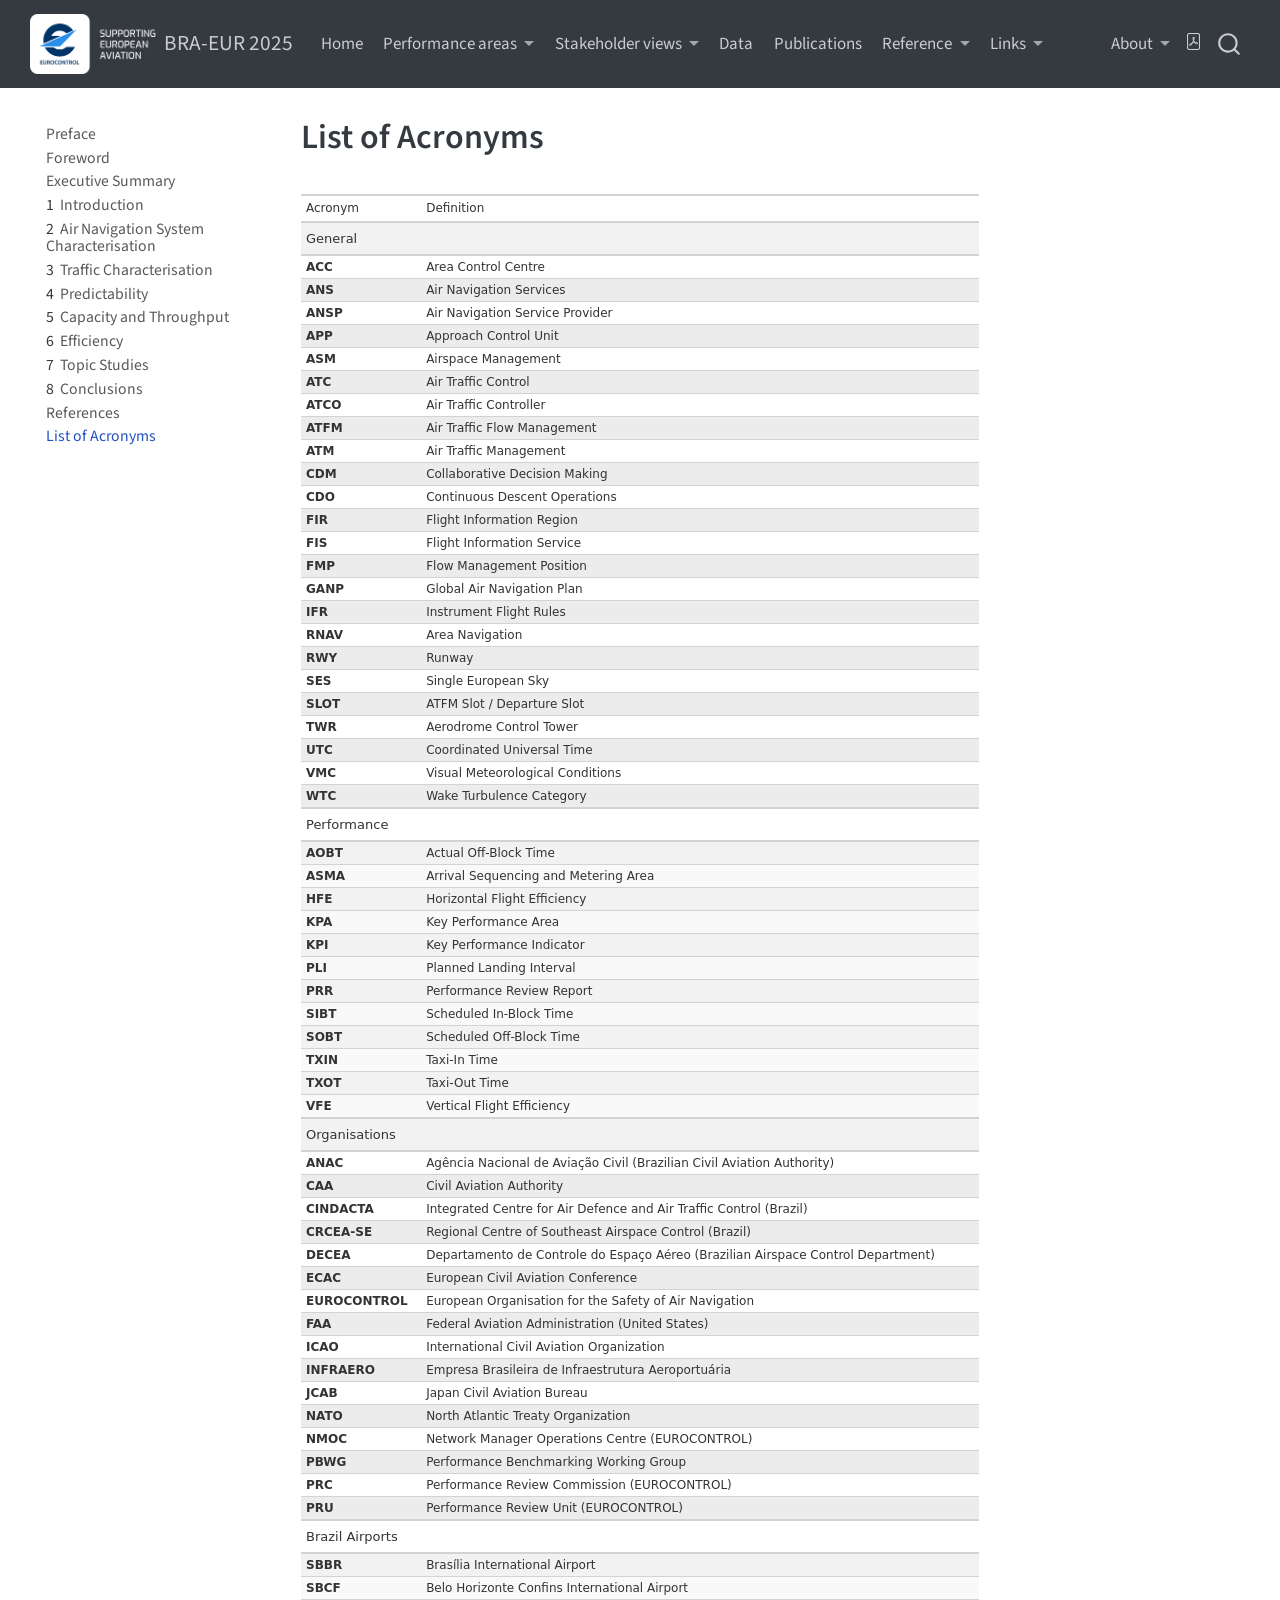
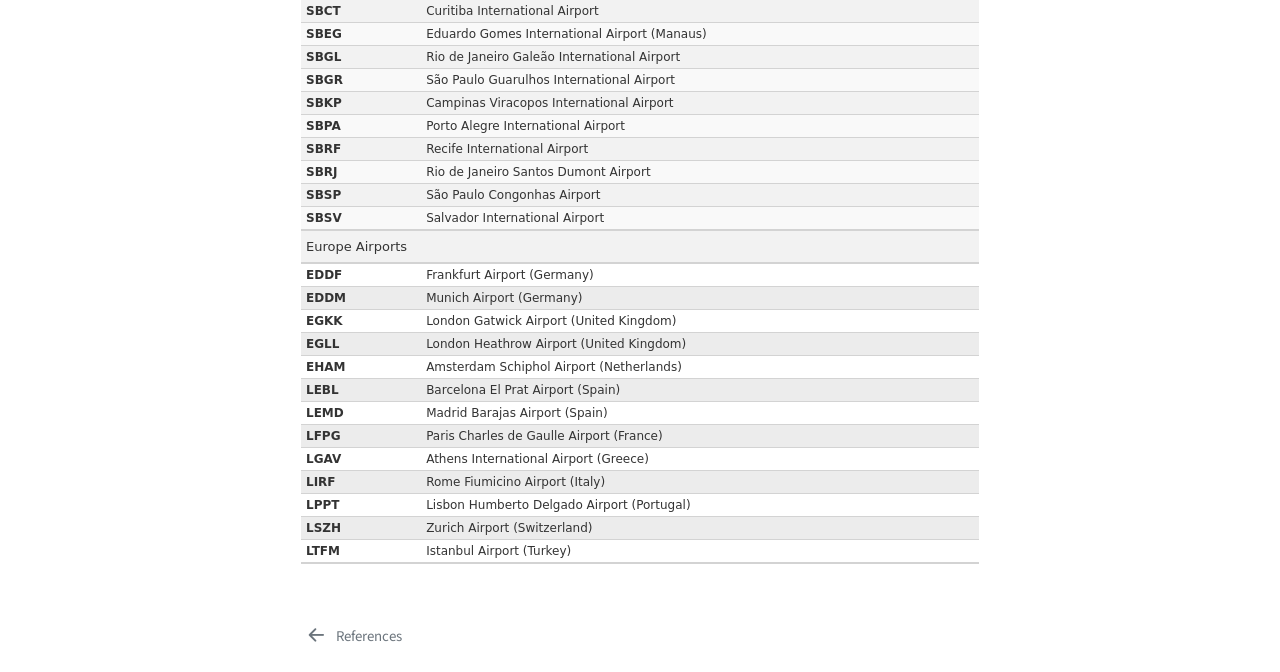
<file: docs/A1-appendix.html>
<!DOCTYPE html>
<html xmlns="http://www.w3.org/1999/xhtml" lang="en" xml:lang="en"><head>

<meta charset="utf-8">
<meta name="generator" content="quarto-1.9.37">

<meta name="viewport" content="width=device-width, initial-scale=1.0, user-scalable=yes">


<title>List of Acronyms – Operational Comparison of ANS Performance</title>
<style>
/* Default styles provided by pandoc.
** See https://pandoc.org/MANUAL.html#variables-for-html for config info.
*/
code{white-space: pre-wrap;}
span.smallcaps{font-variant: small-caps;}
div.columns{display: flex; gap: min(4vw, 1.5em);}
div.column{flex: auto; overflow-x: auto;}
div.hanging-indent{margin-left: 1.5em; text-indent: -1.5em;}
ul.task-list{list-style: none;}
ul.task-list li input[type="checkbox"] {
  width: 0.8em;
  margin: 0 0.8em 0.2em -1em; /* quarto-specific, see https://github.com/quarto-dev/quarto-cli/issues/4556 */ 
  vertical-align: middle;
}
/* CSS for citations */
div.csl-bib-body { }
div.csl-entry {
  clear: both;
}
.hanging-indent div.csl-entry {
  margin-left:2em;
  text-indent:-2em;
}
div.csl-left-margin {
  min-width:2em;
  float:left;
}
div.csl-right-inline {
  margin-left:2em;
  padding-left:1em;
}
div.csl-indent {
  margin-left: 2em;
}</style>


<script src="site_libs/quarto-nav/quarto-nav.js"></script>
<script src="site_libs/quarto-nav/headroom.min.js"></script>
<script src="site_libs/clipboard/clipboard.min.js"></script>
<script src="site_libs/quarto-search/autocomplete.umd.js"></script>
<script src="site_libs/quarto-search/fuse.min.js"></script>
<script src="site_libs/quarto-search/quarto-search.js"></script>
<meta name="quarto:offset" content="./">
<link href="./99-references.html" rel="prev">
<script src="site_libs/quarto-html/quarto.js" type="module"></script>
<script src="site_libs/quarto-html/tabsets/tabsets.js" type="module"></script>
<script src="site_libs/quarto-html/popper.min.js"></script>
<script src="site_libs/quarto-html/tippy.umd.min.js"></script>
<script src="site_libs/quarto-html/anchor.min.js"></script>
<link href="site_libs/quarto-html/tippy.css" rel="stylesheet">
<link href="site_libs/quarto-html/quarto-syntax-highlighting-7f8f88aac4f3542376d5c11b86a4c14d.css" rel="stylesheet" id="quarto-text-highlighting-styles">
<script src="site_libs/bootstrap/bootstrap.min.js"></script>
<link href="site_libs/bootstrap/bootstrap-icons.css" rel="stylesheet">
<link href="site_libs/bootstrap/bootstrap-17070d80991f4343db7ac0cd94e3b77a.min.css" rel="stylesheet" append-hash="true" id="quarto-bootstrap" data-mode="light">
<script src="site_libs/quarto-contrib/iconify-3.0.0/iconify-icon.min.js"></script>
<script id="quarto-search-options" type="application/json">{
  "location": "navbar",
  "copy-button": false,
  "collapse-after": 3,
  "panel-placement": "end",
  "type": "overlay",
  "limit": 50,
  "keyboard-shortcut": [
    "f",
    "/",
    "s"
  ],
  "show-item-context": false,
  "language": {
    "search-no-results-text": "No results",
    "search-matching-documents-text": "matching documents",
    "search-copy-link-title": "Copy link to search",
    "search-hide-matches-text": "Hide additional matches",
    "search-more-match-text": "more match in this document",
    "search-more-matches-text": "more matches in this document",
    "search-clear-button-title": "Clear",
    "search-text-placeholder": "",
    "search-detached-cancel-button-title": "Cancel",
    "search-submit-button-title": "Submit",
    "search-label": "Search"
  }
}</script>
<link rel="stylesheet" href="https://cdnjs.cloudflare.com/ajax/libs/font-awesome/5.15.4/css/all.min.css">
<style>
  .navbar-logo {
    max-height: 60px;
  }
</style>
<!-- Matomo -->
<script>
  var _paq = window._paq = window._paq || [];
  _paq.push(['trackPageView']);
  _paq.push(['enableLinkTracking']);
  (function() {
    var u="//stats.eurocontrol.int/";
    _paq.push(['setTrackerUrl', u+'matomo.php']);
    _paq.push(['setSiteId', '26']);
    var d=document, g=d.createElement("script"), s=d.getElementsByTagName("script")[0];
    g.async=true; g.src=u+"matomo.js"; s.parentNode.insertBefore(g,s);
  })();
</script>
<!-- End Matomo Code -->


</head>

<body class="nav-sidebar floating nav-fixed quarto-light">

<div id="quarto-search-results"></div>
  <header id="quarto-header" class="headroom fixed-top">
    <nav class="navbar navbar-expand-lg " data-bs-theme="dark">
      <div class="navbar-container container-fluid">
      <div class="navbar-brand-container mx-auto">
    <a href="./index.html" class="navbar-brand navbar-brand-logo">
    <img src="./media/EUROCONTROL-logo-standard-rgb.png" alt="" class="navbar-logo light-content">
    <img src="./media/EUROCONTROL-logo-standard-rgb.png" alt="" class="navbar-logo dark-content">
    </a>
    <a class="navbar-brand" href="./index.html">
    <span class="navbar-title">BRA-EUR 2025</span>
    </a>
  </div>
            <div id="quarto-search" class="" title="Search"></div>
          <button class="navbar-toggler" type="button" data-bs-toggle="collapse" data-bs-target="#navbarCollapse" aria-controls="navbarCollapse" role="menu" aria-expanded="false" aria-label="Toggle navigation" onclick="if (window.quartoToggleHeadroom) { window.quartoToggleHeadroom(); }">
  <span class="navbar-toggler-icon"></span>
</button>
          <div class="collapse navbar-collapse" id="navbarCollapse">
            <ul class="navbar-nav navbar-nav-scroll me-auto">
  <li class="nav-item">
    <a class="nav-link" href="https://ansperformance.eu/"> 
<span class="menu-text">Home</span></a>
  </li>  
  <li class="nav-item dropdown ">
    <a class="nav-link dropdown-toggle" href="#" id="nav-menu-performance-areas" role="link" data-bs-toggle="dropdown" aria-expanded="false">
 <span class="menu-text">Performance areas</span>
    </a>
    <ul class="dropdown-menu" aria-labelledby="nav-menu-performance-areas">    
        <li>
    <a class="dropdown-item" href="https://www.eurocontrol.int/Economics/BalancedScorecard.html">
 <span class="dropdown-text"><iconify-icon role="img" inline="" icon="fa6-solid:th" aria-label="Icon th from fa6-solid Iconify.design set." title="Icon th from fa6-solid Iconify.design set."></iconify-icon>&nbsp;Balanced scorecard</span></a>
  </li>  
        <li>
    <a class="dropdown-item" href="https://ansperformance.eu/traffic/">
 <span class="dropdown-text"><iconify-icon role="img" inline="" icon="fa6-solid:plane-departure" aria-label="Icon plane-departure from fa6-solid Iconify.design set." title="Icon plane-departure from fa6-solid Iconify.design set."></iconify-icon>&nbsp;Traffic</span></a>
  </li>  
        <li>
    <a class="dropdown-item" href="https://www.eurocontrol.int/Economics/DailyTrafficVariation-States.html">
 <span class="dropdown-text">&nbsp;&nbsp;&nbsp;&nbsp;<span style="font-weight: normal">Daily traffic dashboard</span></span></a>
  </li>  
        <li>
    <a class="dropdown-item" href="https://www.eurocontrol.int/ServiceUnits/Dashboard/EnRouteMainDashboard.html">
 <span class="dropdown-text">&nbsp;&nbsp;&nbsp;<span style="font-weight: normal">Service units</span></span></a>
  </li>  
        <li>
    <a class="dropdown-item" href="https://ansperformance.eu/traffic/statfor/">
 <span class="dropdown-text">&nbsp;&nbsp;&nbsp;<span style="font-weight: normal">Traffic forecast</span></span></a>
  </li>  
        <li>
    <a class="dropdown-item" href="https://ansperformance.eu/traffic/punctuality/">
 <span class="dropdown-text"><iconify-icon role="img" inline="" icon="fa6-solid:calendar" aria-label="Icon calendar from fa6-solid Iconify.design set." title="Icon calendar from fa6-solid Iconify.design set."></iconify-icon>&nbsp;Punctuality</span></a>
  </li>  
        <li>
    <a class="dropdown-item" href="https://www.eurocontrol.int/Economics/DailyPunctuality-States.html">
 <span class="dropdown-text">&nbsp;&nbsp;&nbsp;&nbsp;<span style="font-weight: normal">Daily punctuality dashboard</span></span></a>
  </li>  
        <li>
    <a class="dropdown-item" href="https://ansperformance.eu/traffic/punctuality/#eurocontrol-area-network-view-1">
 <span class="dropdown-text">&nbsp;&nbsp;&nbsp;<span style="font-weight: normal">Network punctuality</span></span></a>
  </li>  
        <li>
    <a class="dropdown-item" href="https://ansperformance.eu/traffic/punctuality/#state-view-1">
 <span class="dropdown-text">&nbsp;&nbsp;&nbsp;<span style="font-weight: normal">State &amp; airport punctuality</span></span></a>
  </li>  
        <li>
    <a class="dropdown-item" href="https://ansperformance.eu/capacity/">
 <span class="dropdown-text"><iconify-icon role="img" inline="" icon="fa6-solid:clock" aria-label="Icon clock from fa6-solid Iconify.design set." title="Icon clock from fa6-solid Iconify.design set."></iconify-icon>&nbsp;En-route &amp; airport delays</span></a>
  </li>  
        <li>
    <a class="dropdown-item" href="https://www.eurocontrol.int/Economics/DailyDelay-States.html">
 <span class="dropdown-text">&nbsp;&nbsp;&nbsp;&nbsp;<span style="font-weight: normal">Daily ATFM delays dashboard</span></span></a>
  </li>  
        <li>
    <a class="dropdown-item" href="https://ansperformance.eu/capacity/atfm_ert/">
 <span class="dropdown-text">&nbsp;&nbsp;&nbsp;<span style="font-weight: normal">En-route ATFM delays</span></span></a>
  </li>  
        <li>
    <a class="dropdown-item" href="https://ansperformance.eu/capacity/atfm_apt/">
 <span class="dropdown-text">&nbsp;&nbsp;&nbsp;<span style="font-weight: normal">Airport ATFM delays</span></span></a>
  </li>  
        <li>
    <a class="dropdown-item" href="https://ansperformance.eu/capacity/tot_dly">
 <span class="dropdown-text">&nbsp;&nbsp;&nbsp;<span style="font-weight: normal">All-causes delays</span></span></a>
  </li>  
        <li>
    <a class="dropdown-item" href="https://ansperformance.eu/efficiency/">
 <span class="dropdown-text"><iconify-icon role="img" inline="" icon="fa6-solid:leaf" aria-label="Icon leaf from fa6-solid Iconify.design set." title="Icon leaf from fa6-solid Iconify.design set."></iconify-icon>&nbsp;Efficiency &amp; environment</span></a>
  </li>  
        <li>
    <a class="dropdown-item" href="https://ansperformance.eu/efficiency/emissions/">
 <span class="dropdown-text">&nbsp;&nbsp;&nbsp;<span style="font-weight: normal">CO<sub>2</sub> emissions</span></span></a>
  </li>  
        <li>
    <a class="dropdown-item" href="https://ansperformance.eu/efficiency/hfe/">
 <span class="dropdown-text">&nbsp;&nbsp;&nbsp;<span style="font-weight: normal">Horizontal flight efficiency</span></span></a>
  </li>  
        <li>
    <a class="dropdown-item" href="https://ansperformance.eu/efficiency/vfe/">
 <span class="dropdown-text">&nbsp;&nbsp;&nbsp;<span style="font-weight: normal">Vertical flight efficiency</span></span></a>
  </li>  
        <li>
    <a class="dropdown-item" href="https://ansperformance.eu/efficiency/asma/">
 <span class="dropdown-text">&nbsp;&nbsp;&nbsp;<span style="font-weight: normal">Terminal holdings</span></span></a>
  </li>  
        <li>
    <a class="dropdown-item" href="https://ansperformance.eu/efficiency/taxiout/">
 <span class="dropdown-text">&nbsp;&nbsp;&nbsp;<span style="font-weight: normal">Taxi-out</span></span></a>
  </li>  
        <li>
    <a class="dropdown-item" href="https://ansperformance.eu/efficiency/taxiin/">
 <span class="dropdown-text">&nbsp;&nbsp;&nbsp;<span style="font-weight: normal">Taxi-in</span></span></a>
  </li>  
        <li>
    <a class="dropdown-item" href="https://ansperformance.eu/economics/">
 <span class="dropdown-text"><iconify-icon role="img" inline="" icon="fa6-solid:euro-sign" aria-label="Icon euro-sign from fa6-solid Iconify.design set." title="Icon euro-sign from fa6-solid Iconify.design set."></iconify-icon>&nbsp;Economics</span></a>
  </li>  
        <li>
    <a class="dropdown-item" href="https://ansperformance.eu/economics/ace-overview/">
 <span class="dropdown-text">&nbsp;&nbsp;&nbsp;<span style="font-weight: normal">ATM cost-effectiveness (ACE)</span></span></a>
  </li>  
        <li>
    <a class="dropdown-item" href="https://www.eurocontrol.int/ServiceUnits/Dashboard/EnRouteUnitRates.html">
 <span class="dropdown-text">&nbsp;&nbsp;&nbsp;<span style="font-weight: normal">Unit rates and costs</span></span></a>
  </li>  
        <li>
    <a class="dropdown-item" href="https://www.eurocontrol.int/ServiceUnits/Dashboard/EnRouteMainDashboard.html">
 <span class="dropdown-text">&nbsp;&nbsp;&nbsp;<span style="font-weight: normal">Service units</span></span></a>
  </li>  
        <li>
    <a class="dropdown-item" href="https://ansperformance.eu/economics/finance/">
 <span class="dropdown-text">&nbsp;&nbsp;&nbsp;<span style="font-weight: normal">ANSPs financial dashboard</span></span></a>
  </li>  
        <li>
    <a class="dropdown-item" href="https://ansperformance.eu/economics/cba/">
 <span class="dropdown-text">&nbsp;&nbsp;&nbsp;<span style="font-weight: normal">Standard Inputs for Economic Analyses</span></span></a>
  </li>  
    </ul>
  </li>
  <li class="nav-item dropdown ">
    <a class="nav-link dropdown-toggle" href="#" id="nav-menu-stakeholder-views" role="link" data-bs-toggle="dropdown" aria-expanded="false">
 <span class="menu-text">Stakeholder views</span>
    </a>
    <ul class="dropdown-menu" aria-labelledby="nav-menu-stakeholder-views">    
        <li>
    <a class="dropdown-item" href="https://ansperformance.eu/dashboard/stakeholder/airport/">
 <span class="dropdown-text"><iconify-icon role="img" inline="" icon="fa6-solid:plane-arrival" aria-label="Icon plane-arrival from fa6-solid Iconify.design set." title="Icon plane-arrival from fa6-solid Iconify.design set."></iconify-icon>&nbsp;Airports</span></a>
  </li>  
        <li>
    <a class="dropdown-item" href="https://ansperformance.eu/dashboard/stakeholder/ansp/">
 <span class="dropdown-text"><iconify-icon role="img" inline="" icon="fa6-solid:compass" aria-label="Icon compass from fa6-solid Iconify.design set." title="Icon compass from fa6-solid Iconify.design set."></iconify-icon>&nbsp;Air navigation service provider</span></a>
  </li>  
        <li>
    <a class="dropdown-item" href="https://ansperformance.eu/dashboard/stakeholder/state/">
 <span class="dropdown-text"><iconify-icon role="img" inline="" icon="fa6-solid:globe" aria-label="Icon globe from fa6-solid Iconify.design set." title="Icon globe from fa6-solid Iconify.design set."></iconify-icon>&nbsp;States</span></a>
  </li>  
    </ul>
  </li>
  <li class="nav-item">
    <a class="nav-link" href="https://ansperformance.eu/data/"> 
<span class="menu-text">Data</span></a>
  </li>  
  <li class="nav-item">
    <a class="nav-link" href="https://ansperformance.eu/publications/"> 
<span class="menu-text">Publications</span></a>
  </li>  
  <li class="nav-item dropdown ">
    <a class="nav-link dropdown-toggle" href="#" id="nav-menu-reference" role="link" data-bs-toggle="dropdown" aria-expanded="false">
 <span class="menu-text">Reference</span>
    </a>
    <ul class="dropdown-menu" aria-labelledby="nav-menu-reference">    
        <li>
    <a class="dropdown-item" href="https://ansperformance.eu/definition/">
 <span class="dropdown-text"><iconify-icon role="img" inline="" icon="fa6-solid:marker" aria-label="Icon marker from fa6-solid Iconify.design set." title="Icon marker from fa6-solid Iconify.design set."></iconify-icon>&nbsp;Definitions</span></a>
  </li>  
        <li>
    <a class="dropdown-item" href="https://ansperformance.eu/methodology/">
 <span class="dropdown-text"><iconify-icon role="img" inline="" icon="fa6-solid:wrench" aria-label="Icon wrench from fa6-solid Iconify.design set." title="Icon wrench from fa6-solid Iconify.design set."></iconify-icon>&nbsp;Methodology</span></a>
  </li>  
        <li>
    <a class="dropdown-item" href="https://ansperformance.eu/acronym/">
 <span class="dropdown-text"><iconify-icon role="img" inline="" icon="fa6-solid:quote-left" aria-label="Icon quote-left from fa6-solid Iconify.design set." title="Icon quote-left from fa6-solid Iconify.design set."></iconify-icon>&nbsp;Acronyms</span></a>
  </li>  
        <li>
    <a class="dropdown-item" href="https://ansperformance.eu/bibliography/">
 <span class="dropdown-text"><iconify-icon role="img" inline="" icon="fa6-solid:book" aria-label="Icon book from fa6-solid Iconify.design set." title="Icon book from fa6-solid Iconify.design set."></iconify-icon>&nbsp;Bibliography</span></a>
  </li>  
    </ul>
  </li>
  <li class="nav-item dropdown ">
    <a class="nav-link dropdown-toggle" href="#" id="nav-menu-links" role="link" data-bs-toggle="dropdown" aria-expanded="false">
 <span class="menu-text">Links</span>
    </a>
    <ul class="dropdown-menu" aria-labelledby="nav-menu-links">    
        <li>
    <a class="dropdown-item" href="https://www.eurocontrol.int/">
 <span class="dropdown-text">EUROCONTROL <i class="fas fa-xs fa-external-link-alt"></i></span></a>
  </li>  
        <li>
    <a class="dropdown-item" href="https://www.eurocontrol.int/prudata/dashboard/">
 <span class="dropdown-text">Single European Sky (SES) portal <i class="fas fa-xs fa-external-link-alt"></i></span></a>
  </li>  
        <li>
    <a class="dropdown-item" href="https://www4.icao.int/ganpportal/">
 <span class="dropdown-text">ICAO GANP <i class="fas fa-xs fa-external-link-alt"></i></span></a>
  </li>  
        <li>
    <a class="dropdown-item" href="https://ext.eurocontrol.int/connectivity_web/from">
 <span class="dropdown-text">Connectivity dashboard <i class="fas fa-xs fa-external-link-alt"></i></span></a>
  </li>  
        <li>
    <a class="dropdown-item" href="https://ansperformance.eu/transformation/">
 <span class="dropdown-text">PRC Transformation Strategy</span></a>
  </li>  
        <li>
    <a class="dropdown-item" href="https://opdi.aero">
 <span class="dropdown-text">PRC Open Performance Data Initiative</span></a>
  </li>  
    </ul>
  </li>
</ul>
            <ul class="navbar-nav navbar-nav-scroll ms-auto">
  <li class="nav-item dropdown ">
    <a class="nav-link dropdown-toggle" href="#" id="nav-menu-about" role="link" data-bs-toggle="dropdown" aria-expanded="false">
 <span class="menu-text">About</span>
    </a>
    <ul class="dropdown-menu dropdown-menu-end" aria-labelledby="nav-menu-about">    
        <li>
    <a class="dropdown-item" href="https://ansperformance.eu/about/prc/">
 <span class="dropdown-text">About the PRC</span></a>
  </li>  
        <li>
    <a class="dropdown-item" href="https://ansperformance.eu/about/aiu/">
 <span class="dropdown-text">About the AIU</span></a>
  </li>  
        <li>
    <a class="dropdown-item" href="https://ansperformance.eu/about/us/">
 <span class="dropdown-text">About the PRU</span></a>
  </li>  
        <li>
    <a class="dropdown-item" href="https://ansperformance.eu/post/">
 <span class="dropdown-text">Release notes</span></a>
  </li>  
        <li>
    <a class="dropdown-item" href="https://ansperformance.eu/about/disclaimer/">
 <span class="dropdown-text">Disclaimer</span></a>
  </li>  
    </ul>
  </li>
</ul>
          </div> <!-- /navcollapse -->
            <div class="quarto-navbar-tools">
    <a href="./Operational-Comparison-of-ANS-Performance.pdf" title="Download PDF" class="quarto-navigation-tool px-1" aria-label="Download PDF"><i class="bi bi-file-pdf"></i></a>
</div>
      </div> <!-- /container-fluid -->
    </nav>
  <nav class="quarto-secondary-nav">
    <div class="container-fluid d-flex">
      <button type="button" class="quarto-btn-toggle btn" data-bs-toggle="collapse" role="button" data-bs-target=".quarto-sidebar-collapse-item" aria-controls="quarto-sidebar" aria-expanded="false" aria-label="Toggle sidebar navigation" onclick="if (window.quartoToggleHeadroom) { window.quartoToggleHeadroom(); }">
        <i class="bi bi-layout-text-sidebar-reverse"></i>
      </button>
        <nav class="quarto-page-breadcrumbs" aria-label="breadcrumb"><ol class="breadcrumb"><li class="breadcrumb-item"><a href="./A1-appendix.html">List of Acronyms</a></li></ol></nav>
        <a class="flex-grow-1" role="navigation" data-bs-toggle="collapse" data-bs-target=".quarto-sidebar-collapse-item" aria-controls="quarto-sidebar" aria-expanded="false" aria-label="Toggle sidebar navigation" onclick="if (window.quartoToggleHeadroom) { window.quartoToggleHeadroom(); }">      
        </a>
    </div>
  </nav>
</header>
<!-- content -->
<div id="quarto-content" class="quarto-container page-columns page-rows-contents page-layout-article page-navbar">
<!-- sidebar -->
  <nav id="quarto-sidebar" class="sidebar collapse collapse-horizontal quarto-sidebar-collapse-item sidebar-navigation floating overflow-auto">
    <div class="sidebar-menu-container"> 
    <ul class="list-unstyled mt-1">
        <li class="sidebar-item">
  <div class="sidebar-item-container"> 
  <a href="./index.html" class="sidebar-item-text sidebar-link">
 <span class="menu-text">Preface</span></a>
  </div>
</li>
        <li class="sidebar-item">
  <div class="sidebar-item-container"> 
  <a href="./00-foreword.html" class="sidebar-item-text sidebar-link">
 <span class="menu-text">Foreword</span></a>
  </div>
</li>
        <li class="sidebar-item">
  <div class="sidebar-item-container"> 
  <a href="./00-executive-summary.html" class="sidebar-item-text sidebar-link">
 <span class="menu-text">Executive Summary</span></a>
  </div>
</li>
        <li class="sidebar-item">
  <div class="sidebar-item-container"> 
  <a href="./01-intro.html" class="sidebar-item-text sidebar-link">
 <span class="menu-text"><span class="chapter-number">1</span>&nbsp; <span class="chapter-title">Introduction</span></span></a>
  </div>
</li>
        <li class="sidebar-item">
  <div class="sidebar-item-container"> 
  <a href="./02-system-overview.html" class="sidebar-item-text sidebar-link">
 <span class="menu-text"><span class="chapter-number">2</span>&nbsp; <span class="chapter-title">Air Navigation System Characterisation</span></span></a>
  </div>
</li>
        <li class="sidebar-item">
  <div class="sidebar-item-container"> 
  <a href="./03-traffic_characterisation.html" class="sidebar-item-text sidebar-link">
 <span class="menu-text"><span class="chapter-number">3</span>&nbsp; <span class="chapter-title">Traffic Characterisation</span></span></a>
  </div>
</li>
        <li class="sidebar-item">
  <div class="sidebar-item-container"> 
  <a href="./04-predictability.html" class="sidebar-item-text sidebar-link">
 <span class="menu-text"><span class="chapter-number">4</span>&nbsp; <span class="chapter-title">Predictability</span></span></a>
  </div>
</li>
        <li class="sidebar-item">
  <div class="sidebar-item-container"> 
  <a href="./05-capacity-throughput.html" class="sidebar-item-text sidebar-link">
 <span class="menu-text"><span class="chapter-number">5</span>&nbsp; <span class="chapter-title">Capacity and Throughput</span></span></a>
  </div>
</li>
        <li class="sidebar-item">
  <div class="sidebar-item-container"> 
  <a href="./06-efficiency.html" class="sidebar-item-text sidebar-link">
 <span class="menu-text"><span class="chapter-number">6</span>&nbsp; <span class="chapter-title">Efficiency</span></span></a>
  </div>
</li>
        <li class="sidebar-item">
  <div class="sidebar-item-container"> 
  <a href="./09-studies.html" class="sidebar-item-text sidebar-link">
 <span class="menu-text"><span class="chapter-number">7</span>&nbsp; <span class="chapter-title">Topic Studies</span></span></a>
  </div>
</li>
        <li class="sidebar-item">
  <div class="sidebar-item-container"> 
  <a href="./10-conclusions.html" class="sidebar-item-text sidebar-link">
 <span class="menu-text"><span class="chapter-number">8</span>&nbsp; <span class="chapter-title">Conclusions</span></span></a>
  </div>
</li>
        <li class="sidebar-item">
  <div class="sidebar-item-container"> 
  <a href="./99-references.html" class="sidebar-item-text sidebar-link">
 <span class="menu-text">References</span></a>
  </div>
</li>
        <li class="sidebar-item">
  <div class="sidebar-item-container"> 
  <a href="./A1-appendix.html" class="sidebar-item-text sidebar-link active">
 <span class="menu-text">List of Acronyms</span></a>
  </div>
</li>
    </ul>
    </div>
</nav>
<div id="quarto-sidebar-glass" class="quarto-sidebar-collapse-item" data-bs-toggle="collapse" data-bs-target=".quarto-sidebar-collapse-item"></div>
<!-- margin-sidebar -->
    <div id="quarto-margin-sidebar" class="sidebar margin-sidebar zindex-bottom">
        
    </div>
<!-- main -->
<main class="content" id="quarto-document-content">

<header id="title-block-header" class="quarto-title-block default">
<div class="quarto-title">
<h1 class="title">List of Acronyms</h1>
</div>



<div class="quarto-title-meta">

    
  
    
  </div>
  


</header>


<div class="cell">
<div class="cell-output-display">
<div id="ecikhnxtem" style="padding-left:0px;padding-right:0px;padding-top:10px;padding-bottom:10px;overflow-x:auto;overflow-y:auto;width:auto;height:auto;">
<style>#ecikhnxtem table {
  font-family: system-ui, 'Segoe UI', Roboto, Helvetica, Arial, sans-serif, 'Apple Color Emoji', 'Segoe UI Emoji', 'Segoe UI Symbol', 'Noto Color Emoji';
  -webkit-font-smoothing: antialiased;
  -moz-osx-font-smoothing: grayscale;
}

#ecikhnxtem thead, #ecikhnxtem tbody, #ecikhnxtem tfoot, #ecikhnxtem tr, #ecikhnxtem td, #ecikhnxtem th {
  border-style: none;
}

#ecikhnxtem p {
  margin: 0;
  padding: 0;
}

#ecikhnxtem .gt_table {
  display: table;
  border-collapse: collapse;
  line-height: normal;
  margin-left: auto;
  margin-right: auto;
  color: #333333;
  font-size: 12px;
  font-weight: normal;
  font-style: normal;
  background-color: #FFFFFF;
  width: 100%;
  border-top-style: solid;
  border-top-width: 2px;
  border-top-color: #A8A8A8;
  border-right-style: none;
  border-right-width: 2px;
  border-right-color: #D3D3D3;
  border-bottom-style: solid;
  border-bottom-width: 2px;
  border-bottom-color: #A8A8A8;
  border-left-style: none;
  border-left-width: 2px;
  border-left-color: #D3D3D3;
}

#ecikhnxtem .gt_caption {
  padding-top: 4px;
  padding-bottom: 4px;
}

#ecikhnxtem .gt_title {
  color: #333333;
  font-size: 125%;
  font-weight: initial;
  padding-top: 4px;
  padding-bottom: 4px;
  padding-left: 5px;
  padding-right: 5px;
  border-bottom-color: #FFFFFF;
  border-bottom-width: 0;
}

#ecikhnxtem .gt_subtitle {
  color: #333333;
  font-size: 85%;
  font-weight: initial;
  padding-top: 3px;
  padding-bottom: 5px;
  padding-left: 5px;
  padding-right: 5px;
  border-top-color: #FFFFFF;
  border-top-width: 0;
}

#ecikhnxtem .gt_heading {
  background-color: #FFFFFF;
  text-align: center;
  border-bottom-color: #FFFFFF;
  border-left-style: none;
  border-left-width: 1px;
  border-left-color: #D3D3D3;
  border-right-style: none;
  border-right-width: 1px;
  border-right-color: #D3D3D3;
}

#ecikhnxtem .gt_bottom_border {
  border-bottom-style: solid;
  border-bottom-width: 2px;
  border-bottom-color: #D3D3D3;
}

#ecikhnxtem .gt_col_headings {
  border-top-style: solid;
  border-top-width: 2px;
  border-top-color: #D3D3D3;
  border-bottom-style: solid;
  border-bottom-width: 2px;
  border-bottom-color: #D3D3D3;
  border-left-style: none;
  border-left-width: 1px;
  border-left-color: #D3D3D3;
  border-right-style: none;
  border-right-width: 1px;
  border-right-color: #D3D3D3;
}

#ecikhnxtem .gt_col_heading {
  color: #333333;
  background-color: #FFFFFF;
  font-size: 100%;
  font-weight: normal;
  text-transform: inherit;
  border-left-style: none;
  border-left-width: 1px;
  border-left-color: #D3D3D3;
  border-right-style: none;
  border-right-width: 1px;
  border-right-color: #D3D3D3;
  vertical-align: bottom;
  padding-top: 5px;
  padding-bottom: 6px;
  padding-left: 5px;
  padding-right: 5px;
  overflow-x: hidden;
}

#ecikhnxtem .gt_column_spanner_outer {
  color: #333333;
  background-color: #FFFFFF;
  font-size: 100%;
  font-weight: normal;
  text-transform: inherit;
  padding-top: 0;
  padding-bottom: 0;
  padding-left: 4px;
  padding-right: 4px;
}

#ecikhnxtem .gt_column_spanner_outer:first-child {
  padding-left: 0;
}

#ecikhnxtem .gt_column_spanner_outer:last-child {
  padding-right: 0;
}

#ecikhnxtem .gt_column_spanner {
  border-bottom-style: solid;
  border-bottom-width: 2px;
  border-bottom-color: #D3D3D3;
  vertical-align: bottom;
  padding-top: 5px;
  padding-bottom: 5px;
  overflow-x: hidden;
  display: inline-block;
  width: 100%;
}

#ecikhnxtem .gt_spanner_row {
  border-bottom-style: hidden;
}

#ecikhnxtem .gt_group_heading {
  padding-top: 8px;
  padding-bottom: 8px;
  padding-left: 5px;
  padding-right: 5px;
  color: #333333;
  background-color: #FFFFFF;
  font-size: 13px;
  font-weight: initial;
  text-transform: inherit;
  border-top-style: solid;
  border-top-width: 2px;
  border-top-color: #D3D3D3;
  border-bottom-style: solid;
  border-bottom-width: 2px;
  border-bottom-color: #D3D3D3;
  border-left-style: none;
  border-left-width: 1px;
  border-left-color: #D3D3D3;
  border-right-style: none;
  border-right-width: 1px;
  border-right-color: #D3D3D3;
  vertical-align: middle;
  text-align: left;
}

#ecikhnxtem .gt_empty_group_heading {
  padding: 0.5px;
  color: #333333;
  background-color: #FFFFFF;
  font-size: 13px;
  font-weight: initial;
  border-top-style: solid;
  border-top-width: 2px;
  border-top-color: #D3D3D3;
  border-bottom-style: solid;
  border-bottom-width: 2px;
  border-bottom-color: #D3D3D3;
  vertical-align: middle;
}

#ecikhnxtem .gt_from_md > :first-child {
  margin-top: 0;
}

#ecikhnxtem .gt_from_md > :last-child {
  margin-bottom: 0;
}

#ecikhnxtem .gt_row {
  padding-top: 4px;
  padding-bottom: 4px;
  padding-left: 5px;
  padding-right: 5px;
  margin: 10px;
  border-top-style: solid;
  border-top-width: 1px;
  border-top-color: #D3D3D3;
  border-left-style: none;
  border-left-width: 1px;
  border-left-color: #D3D3D3;
  border-right-style: none;
  border-right-width: 1px;
  border-right-color: #D3D3D3;
  vertical-align: middle;
  overflow-x: hidden;
}

#ecikhnxtem .gt_stub {
  color: #333333;
  background-color: #FFFFFF;
  font-size: 100%;
  font-weight: initial;
  text-transform: inherit;
  border-right-style: solid;
  border-right-width: 2px;
  border-right-color: #D3D3D3;
  padding-left: 5px;
  padding-right: 5px;
}

#ecikhnxtem .gt_stub_row_group {
  color: #333333;
  background-color: #FFFFFF;
  font-size: 100%;
  font-weight: initial;
  text-transform: inherit;
  border-right-style: solid;
  border-right-width: 2px;
  border-right-color: #D3D3D3;
  padding-left: 5px;
  padding-right: 5px;
  vertical-align: top;
}

#ecikhnxtem .gt_row_group_first td {
  border-top-width: 2px;
}

#ecikhnxtem .gt_row_group_first th {
  border-top-width: 2px;
}

#ecikhnxtem .gt_summary_row {
  color: #333333;
  background-color: #FFFFFF;
  text-transform: inherit;
  padding-top: 8px;
  padding-bottom: 8px;
  padding-left: 5px;
  padding-right: 5px;
}

#ecikhnxtem .gt_first_summary_row {
  border-top-style: solid;
  border-top-color: #D3D3D3;
}

#ecikhnxtem .gt_first_summary_row.thick {
  border-top-width: 2px;
}

#ecikhnxtem .gt_last_summary_row {
  padding-top: 8px;
  padding-bottom: 8px;
  padding-left: 5px;
  padding-right: 5px;
  border-bottom-style: solid;
  border-bottom-width: 2px;
  border-bottom-color: #D3D3D3;
}

#ecikhnxtem .gt_grand_summary_row {
  color: #333333;
  background-color: #FFFFFF;
  text-transform: inherit;
  padding-top: 8px;
  padding-bottom: 8px;
  padding-left: 5px;
  padding-right: 5px;
}

#ecikhnxtem .gt_first_grand_summary_row {
  padding-top: 8px;
  padding-bottom: 8px;
  padding-left: 5px;
  padding-right: 5px;
  border-top-style: double;
  border-top-width: 6px;
  border-top-color: #D3D3D3;
}

#ecikhnxtem .gt_last_grand_summary_row_top {
  padding-top: 8px;
  padding-bottom: 8px;
  padding-left: 5px;
  padding-right: 5px;
  border-bottom-style: double;
  border-bottom-width: 6px;
  border-bottom-color: #D3D3D3;
}

#ecikhnxtem .gt_striped {
  background-color: rgba(128, 128, 128, 0.05);
}

#ecikhnxtem .gt_table_body {
  border-top-style: solid;
  border-top-width: 2px;
  border-top-color: #D3D3D3;
  border-bottom-style: solid;
  border-bottom-width: 2px;
  border-bottom-color: #D3D3D3;
}

#ecikhnxtem .gt_footnotes {
  color: #333333;
  background-color: #FFFFFF;
  border-bottom-style: none;
  border-bottom-width: 2px;
  border-bottom-color: #D3D3D3;
  border-left-style: none;
  border-left-width: 2px;
  border-left-color: #D3D3D3;
  border-right-style: none;
  border-right-width: 2px;
  border-right-color: #D3D3D3;
}

#ecikhnxtem .gt_footnote {
  margin: 0px;
  font-size: 90%;
  padding-top: 4px;
  padding-bottom: 4px;
  padding-left: 5px;
  padding-right: 5px;
}

#ecikhnxtem .gt_sourcenotes {
  color: #333333;
  background-color: #FFFFFF;
  border-bottom-style: none;
  border-bottom-width: 2px;
  border-bottom-color: #D3D3D3;
  border-left-style: none;
  border-left-width: 2px;
  border-left-color: #D3D3D3;
  border-right-style: none;
  border-right-width: 2px;
  border-right-color: #D3D3D3;
}

#ecikhnxtem .gt_sourcenote {
  font-size: 90%;
  padding-top: 4px;
  padding-bottom: 4px;
  padding-left: 5px;
  padding-right: 5px;
}

#ecikhnxtem .gt_left {
  text-align: left;
}

#ecikhnxtem .gt_center {
  text-align: center;
}

#ecikhnxtem .gt_right {
  text-align: right;
  font-variant-numeric: tabular-nums;
}

#ecikhnxtem .gt_font_normal {
  font-weight: normal;
}

#ecikhnxtem .gt_font_bold {
  font-weight: bold;
}

#ecikhnxtem .gt_font_italic {
  font-style: italic;
}

#ecikhnxtem .gt_super {
  font-size: 65%;
}

#ecikhnxtem .gt_footnote_marks {
  font-size: 75%;
  vertical-align: 0.4em;
  position: initial;
}

#ecikhnxtem .gt_asterisk {
  font-size: 100%;
  vertical-align: 0;
}

#ecikhnxtem .gt_indent_1 {
  text-indent: 5px;
}

#ecikhnxtem .gt_indent_2 {
  text-indent: 10px;
}

#ecikhnxtem .gt_indent_3 {
  text-indent: 15px;
}

#ecikhnxtem .gt_indent_4 {
  text-indent: 20px;
}

#ecikhnxtem .gt_indent_5 {
  text-indent: 25px;
}

#ecikhnxtem .katex-display {
  display: inline-flex !important;
  margin-bottom: 0.75em !important;
}

#ecikhnxtem div.Reactable > div.rt-table > div.rt-thead > div.rt-tr.rt-tr-group-header > div.rt-th-group:after {
  height: 0px !important;
}
</style>

<table class="gt_table caption-top table table-sm table-striped small" data-quarto-bootstrap="false">
<thead>
<tr class="gt_col_headings header">
<th id="Acronym" class="gt_col_heading gt_columns_bottom_border gt_left" data-quarto-table-cell-role="th" scope="col">Acronym</th>
<th id="Definition" class="gt_col_heading gt_columns_bottom_border gt_left" data-quarto-table-cell-role="th" scope="col">Definition</th>
</tr>
</thead>
<tbody class="gt_table_body">
<tr class="gt_group_heading_row odd">
<th colspan="2" id="General" class="gt_group_heading" data-quarto-table-cell-role="th" scope="colgroup">General</th>
</tr>
<tr class="gt_row_group_first even">
<td class="gt_row gt_left" headers="General  Acronym" style="font-weight: bold">ACC</td>
<td class="gt_row gt_left" headers="General  Definition">Area Control Centre</td>
</tr>
<tr class="odd">
<td class="gt_row gt_left gt_striped" headers="General  Acronym" style="font-weight: bold">ANS</td>
<td class="gt_row gt_left gt_striped" headers="General  Definition">Air Navigation Services</td>
</tr>
<tr class="even">
<td class="gt_row gt_left" headers="General  Acronym" style="font-weight: bold">ANSP</td>
<td class="gt_row gt_left" headers="General  Definition">Air Navigation Service Provider</td>
</tr>
<tr class="odd">
<td class="gt_row gt_left gt_striped" headers="General  Acronym" style="font-weight: bold">APP</td>
<td class="gt_row gt_left gt_striped" headers="General  Definition">Approach Control Unit</td>
</tr>
<tr class="even">
<td class="gt_row gt_left" headers="General  Acronym" style="font-weight: bold">ASM</td>
<td class="gt_row gt_left" headers="General  Definition">Airspace Management</td>
</tr>
<tr class="odd">
<td class="gt_row gt_left gt_striped" headers="General  Acronym" style="font-weight: bold">ATC</td>
<td class="gt_row gt_left gt_striped" headers="General  Definition">Air Traffic Control</td>
</tr>
<tr class="even">
<td class="gt_row gt_left" headers="General  Acronym" style="font-weight: bold">ATCO</td>
<td class="gt_row gt_left" headers="General  Definition">Air Traffic Controller</td>
</tr>
<tr class="odd">
<td class="gt_row gt_left gt_striped" headers="General  Acronym" style="font-weight: bold">ATFM</td>
<td class="gt_row gt_left gt_striped" headers="General  Definition">Air Traffic Flow Management</td>
</tr>
<tr class="even">
<td class="gt_row gt_left" headers="General  Acronym" style="font-weight: bold">ATM</td>
<td class="gt_row gt_left" headers="General  Definition">Air Traffic Management</td>
</tr>
<tr class="odd">
<td class="gt_row gt_left gt_striped" headers="General  Acronym" style="font-weight: bold">CDM</td>
<td class="gt_row gt_left gt_striped" headers="General  Definition">Collaborative Decision Making</td>
</tr>
<tr class="even">
<td class="gt_row gt_left" headers="General  Acronym" style="font-weight: bold">CDO</td>
<td class="gt_row gt_left" headers="General  Definition">Continuous Descent Operations</td>
</tr>
<tr class="odd">
<td class="gt_row gt_left gt_striped" headers="General  Acronym" style="font-weight: bold">FIR</td>
<td class="gt_row gt_left gt_striped" headers="General  Definition">Flight Information Region</td>
</tr>
<tr class="even">
<td class="gt_row gt_left" headers="General  Acronym" style="font-weight: bold">FIS</td>
<td class="gt_row gt_left" headers="General  Definition">Flight Information Service</td>
</tr>
<tr class="odd">
<td class="gt_row gt_left gt_striped" headers="General  Acronym" style="font-weight: bold">FMP</td>
<td class="gt_row gt_left gt_striped" headers="General  Definition">Flow Management Position</td>
</tr>
<tr class="even">
<td class="gt_row gt_left" headers="General  Acronym" style="font-weight: bold">GANP</td>
<td class="gt_row gt_left" headers="General  Definition">Global Air Navigation Plan</td>
</tr>
<tr class="odd">
<td class="gt_row gt_left gt_striped" headers="General  Acronym" style="font-weight: bold">IFR</td>
<td class="gt_row gt_left gt_striped" headers="General  Definition">Instrument Flight Rules</td>
</tr>
<tr class="even">
<td class="gt_row gt_left" headers="General  Acronym" style="font-weight: bold">RNAV</td>
<td class="gt_row gt_left" headers="General  Definition">Area Navigation</td>
</tr>
<tr class="odd">
<td class="gt_row gt_left gt_striped" headers="General  Acronym" style="font-weight: bold">RWY</td>
<td class="gt_row gt_left gt_striped" headers="General  Definition">Runway</td>
</tr>
<tr class="even">
<td class="gt_row gt_left" headers="General  Acronym" style="font-weight: bold">SES</td>
<td class="gt_row gt_left" headers="General  Definition">Single European Sky</td>
</tr>
<tr class="odd">
<td class="gt_row gt_left gt_striped" headers="General  Acronym" style="font-weight: bold">SLOT</td>
<td class="gt_row gt_left gt_striped" headers="General  Definition">ATFM Slot / Departure Slot</td>
</tr>
<tr class="even">
<td class="gt_row gt_left" headers="General  Acronym" style="font-weight: bold">TWR</td>
<td class="gt_row gt_left" headers="General  Definition">Aerodrome Control Tower</td>
</tr>
<tr class="odd">
<td class="gt_row gt_left gt_striped" headers="General  Acronym" style="font-weight: bold">UTC</td>
<td class="gt_row gt_left gt_striped" headers="General  Definition">Coordinated Universal Time</td>
</tr>
<tr class="even">
<td class="gt_row gt_left" headers="General  Acronym" style="font-weight: bold">VMC</td>
<td class="gt_row gt_left" headers="General  Definition">Visual Meteorological Conditions</td>
</tr>
<tr class="odd">
<td class="gt_row gt_left gt_striped" headers="General  Acronym" style="font-weight: bold">WTC</td>
<td class="gt_row gt_left gt_striped" headers="General  Definition">Wake Turbulence Category</td>
</tr>
<tr class="gt_group_heading_row even">
<th colspan="2" id="Performance" class="gt_group_heading" data-quarto-table-cell-role="th" scope="colgroup">Performance</th>
</tr>
<tr class="gt_row_group_first odd">
<td class="gt_row gt_left" headers="Performance  Acronym" style="font-weight: bold">AOBT</td>
<td class="gt_row gt_left" headers="Performance  Definition">Actual Off-Block Time</td>
</tr>
<tr class="even">
<td class="gt_row gt_left gt_striped" headers="Performance  Acronym" style="font-weight: bold">ASMA</td>
<td class="gt_row gt_left gt_striped" headers="Performance  Definition">Arrival Sequencing and Metering Area</td>
</tr>
<tr class="odd">
<td class="gt_row gt_left" headers="Performance  Acronym" style="font-weight: bold">HFE</td>
<td class="gt_row gt_left" headers="Performance  Definition">Horizontal Flight Efficiency</td>
</tr>
<tr class="even">
<td class="gt_row gt_left gt_striped" headers="Performance  Acronym" style="font-weight: bold">KPA</td>
<td class="gt_row gt_left gt_striped" headers="Performance  Definition">Key Performance Area</td>
</tr>
<tr class="odd">
<td class="gt_row gt_left" headers="Performance  Acronym" style="font-weight: bold">KPI</td>
<td class="gt_row gt_left" headers="Performance  Definition">Key Performance Indicator</td>
</tr>
<tr class="even">
<td class="gt_row gt_left gt_striped" headers="Performance  Acronym" style="font-weight: bold">PLI</td>
<td class="gt_row gt_left gt_striped" headers="Performance  Definition">Planned Landing Interval</td>
</tr>
<tr class="odd">
<td class="gt_row gt_left" headers="Performance  Acronym" style="font-weight: bold">PRR</td>
<td class="gt_row gt_left" headers="Performance  Definition">Performance Review Report</td>
</tr>
<tr class="even">
<td class="gt_row gt_left gt_striped" headers="Performance  Acronym" style="font-weight: bold">SIBT</td>
<td class="gt_row gt_left gt_striped" headers="Performance  Definition">Scheduled In-Block Time</td>
</tr>
<tr class="odd">
<td class="gt_row gt_left" headers="Performance  Acronym" style="font-weight: bold">SOBT</td>
<td class="gt_row gt_left" headers="Performance  Definition">Scheduled Off-Block Time</td>
</tr>
<tr class="even">
<td class="gt_row gt_left gt_striped" headers="Performance  Acronym" style="font-weight: bold">TXIN</td>
<td class="gt_row gt_left gt_striped" headers="Performance  Definition">Taxi-In Time</td>
</tr>
<tr class="odd">
<td class="gt_row gt_left" headers="Performance  Acronym" style="font-weight: bold">TXOT</td>
<td class="gt_row gt_left" headers="Performance  Definition">Taxi-Out Time</td>
</tr>
<tr class="even">
<td class="gt_row gt_left gt_striped" headers="Performance  Acronym" style="font-weight: bold">VFE</td>
<td class="gt_row gt_left gt_striped" headers="Performance  Definition">Vertical Flight Efficiency</td>
</tr>
<tr class="gt_group_heading_row odd">
<th colspan="2" id="Organisations" class="gt_group_heading" data-quarto-table-cell-role="th" scope="colgroup">Organisations</th>
</tr>
<tr class="gt_row_group_first even">
<td class="gt_row gt_left" headers="Organisations  Acronym" style="font-weight: bold">ANAC</td>
<td class="gt_row gt_left" headers="Organisations  Definition">Agência Nacional de Aviação Civil (Brazilian Civil Aviation Authority)</td>
</tr>
<tr class="odd">
<td class="gt_row gt_left gt_striped" headers="Organisations  Acronym" style="font-weight: bold">CAA</td>
<td class="gt_row gt_left gt_striped" headers="Organisations  Definition">Civil Aviation Authority</td>
</tr>
<tr class="even">
<td class="gt_row gt_left" headers="Organisations  Acronym" style="font-weight: bold">CINDACTA</td>
<td class="gt_row gt_left" headers="Organisations  Definition">Integrated Centre for Air Defence and Air Traffic Control (Brazil)</td>
</tr>
<tr class="odd">
<td class="gt_row gt_left gt_striped" headers="Organisations  Acronym" style="font-weight: bold">CRCEA-SE</td>
<td class="gt_row gt_left gt_striped" headers="Organisations  Definition">Regional Centre of Southeast Airspace Control (Brazil)</td>
</tr>
<tr class="even">
<td class="gt_row gt_left" headers="Organisations  Acronym" style="font-weight: bold">DECEA</td>
<td class="gt_row gt_left" headers="Organisations  Definition">Departamento de Controle do Espaço Aéreo (Brazilian Airspace Control Department)</td>
</tr>
<tr class="odd">
<td class="gt_row gt_left gt_striped" headers="Organisations  Acronym" style="font-weight: bold">ECAC</td>
<td class="gt_row gt_left gt_striped" headers="Organisations  Definition">European Civil Aviation Conference</td>
</tr>
<tr class="even">
<td class="gt_row gt_left" headers="Organisations  Acronym" style="font-weight: bold">EUROCONTROL</td>
<td class="gt_row gt_left" headers="Organisations  Definition">European Organisation for the Safety of Air Navigation</td>
</tr>
<tr class="odd">
<td class="gt_row gt_left gt_striped" headers="Organisations  Acronym" style="font-weight: bold">FAA</td>
<td class="gt_row gt_left gt_striped" headers="Organisations  Definition">Federal Aviation Administration (United States)</td>
</tr>
<tr class="even">
<td class="gt_row gt_left" headers="Organisations  Acronym" style="font-weight: bold">ICAO</td>
<td class="gt_row gt_left" headers="Organisations  Definition">International Civil Aviation Organization</td>
</tr>
<tr class="odd">
<td class="gt_row gt_left gt_striped" headers="Organisations  Acronym" style="font-weight: bold">INFRAERO</td>
<td class="gt_row gt_left gt_striped" headers="Organisations  Definition">Empresa Brasileira de Infraestrutura Aeroportuária</td>
</tr>
<tr class="even">
<td class="gt_row gt_left" headers="Organisations  Acronym" style="font-weight: bold">JCAB</td>
<td class="gt_row gt_left" headers="Organisations  Definition">Japan Civil Aviation Bureau</td>
</tr>
<tr class="odd">
<td class="gt_row gt_left gt_striped" headers="Organisations  Acronym" style="font-weight: bold">NATO</td>
<td class="gt_row gt_left gt_striped" headers="Organisations  Definition">North Atlantic Treaty Organization</td>
</tr>
<tr class="even">
<td class="gt_row gt_left" headers="Organisations  Acronym" style="font-weight: bold">NMOC</td>
<td class="gt_row gt_left" headers="Organisations  Definition">Network Manager Operations Centre (EUROCONTROL)</td>
</tr>
<tr class="odd">
<td class="gt_row gt_left gt_striped" headers="Organisations  Acronym" style="font-weight: bold">PBWG</td>
<td class="gt_row gt_left gt_striped" headers="Organisations  Definition">Performance Benchmarking Working Group</td>
</tr>
<tr class="even">
<td class="gt_row gt_left" headers="Organisations  Acronym" style="font-weight: bold">PRC</td>
<td class="gt_row gt_left" headers="Organisations  Definition">Performance Review Commission (EUROCONTROL)</td>
</tr>
<tr class="odd">
<td class="gt_row gt_left gt_striped" headers="Organisations  Acronym" style="font-weight: bold">PRU</td>
<td class="gt_row gt_left gt_striped" headers="Organisations  Definition">Performance Review Unit (EUROCONTROL)</td>
</tr>
<tr class="gt_group_heading_row even">
<th colspan="2" id="Brazil Airports" class="gt_group_heading" data-quarto-table-cell-role="th" scope="colgroup">Brazil Airports</th>
</tr>
<tr class="gt_row_group_first odd">
<td class="gt_row gt_left" headers="Brazil Airports  Acronym" style="font-weight: bold">SBBR</td>
<td class="gt_row gt_left" headers="Brazil Airports  Definition">Brasília International Airport</td>
</tr>
<tr class="even">
<td class="gt_row gt_left gt_striped" headers="Brazil Airports  Acronym" style="font-weight: bold">SBCF</td>
<td class="gt_row gt_left gt_striped" headers="Brazil Airports  Definition">Belo Horizonte Confins International Airport</td>
</tr>
<tr class="odd">
<td class="gt_row gt_left" headers="Brazil Airports  Acronym" style="font-weight: bold">SBCT</td>
<td class="gt_row gt_left" headers="Brazil Airports  Definition">Curitiba International Airport</td>
</tr>
<tr class="even">
<td class="gt_row gt_left gt_striped" headers="Brazil Airports  Acronym" style="font-weight: bold">SBEG</td>
<td class="gt_row gt_left gt_striped" headers="Brazil Airports  Definition">Eduardo Gomes International Airport (Manaus)</td>
</tr>
<tr class="odd">
<td class="gt_row gt_left" headers="Brazil Airports  Acronym" style="font-weight: bold">SBGL</td>
<td class="gt_row gt_left" headers="Brazil Airports  Definition">Rio de Janeiro Galeão International Airport</td>
</tr>
<tr class="even">
<td class="gt_row gt_left gt_striped" headers="Brazil Airports  Acronym" style="font-weight: bold">SBGR</td>
<td class="gt_row gt_left gt_striped" headers="Brazil Airports  Definition">São Paulo Guarulhos International Airport</td>
</tr>
<tr class="odd">
<td class="gt_row gt_left" headers="Brazil Airports  Acronym" style="font-weight: bold">SBKP</td>
<td class="gt_row gt_left" headers="Brazil Airports  Definition">Campinas Viracopos International Airport</td>
</tr>
<tr class="even">
<td class="gt_row gt_left gt_striped" headers="Brazil Airports  Acronym" style="font-weight: bold">SBPA</td>
<td class="gt_row gt_left gt_striped" headers="Brazil Airports  Definition">Porto Alegre International Airport</td>
</tr>
<tr class="odd">
<td class="gt_row gt_left" headers="Brazil Airports  Acronym" style="font-weight: bold">SBRF</td>
<td class="gt_row gt_left" headers="Brazil Airports  Definition">Recife International Airport</td>
</tr>
<tr class="even">
<td class="gt_row gt_left gt_striped" headers="Brazil Airports  Acronym" style="font-weight: bold">SBRJ</td>
<td class="gt_row gt_left gt_striped" headers="Brazil Airports  Definition">Rio de Janeiro Santos Dumont Airport</td>
</tr>
<tr class="odd">
<td class="gt_row gt_left" headers="Brazil Airports  Acronym" style="font-weight: bold">SBSP</td>
<td class="gt_row gt_left" headers="Brazil Airports  Definition">São Paulo Congonhas Airport</td>
</tr>
<tr class="even">
<td class="gt_row gt_left gt_striped" headers="Brazil Airports  Acronym" style="font-weight: bold">SBSV</td>
<td class="gt_row gt_left gt_striped" headers="Brazil Airports  Definition">Salvador International Airport</td>
</tr>
<tr class="gt_group_heading_row odd">
<th colspan="2" id="Europe Airports" class="gt_group_heading" data-quarto-table-cell-role="th" scope="colgroup">Europe Airports</th>
</tr>
<tr class="gt_row_group_first even">
<td class="gt_row gt_left" headers="Europe Airports  Acronym" style="font-weight: bold">EDDF</td>
<td class="gt_row gt_left" headers="Europe Airports  Definition">Frankfurt Airport (Germany)</td>
</tr>
<tr class="odd">
<td class="gt_row gt_left gt_striped" headers="Europe Airports  Acronym" style="font-weight: bold">EDDM</td>
<td class="gt_row gt_left gt_striped" headers="Europe Airports  Definition">Munich Airport (Germany)</td>
</tr>
<tr class="even">
<td class="gt_row gt_left" headers="Europe Airports  Acronym" style="font-weight: bold">EGKK</td>
<td class="gt_row gt_left" headers="Europe Airports  Definition">London Gatwick Airport (United Kingdom)</td>
</tr>
<tr class="odd">
<td class="gt_row gt_left gt_striped" headers="Europe Airports  Acronym" style="font-weight: bold">EGLL</td>
<td class="gt_row gt_left gt_striped" headers="Europe Airports  Definition">London Heathrow Airport (United Kingdom)</td>
</tr>
<tr class="even">
<td class="gt_row gt_left" headers="Europe Airports  Acronym" style="font-weight: bold">EHAM</td>
<td class="gt_row gt_left" headers="Europe Airports  Definition">Amsterdam Schiphol Airport (Netherlands)</td>
</tr>
<tr class="odd">
<td class="gt_row gt_left gt_striped" headers="Europe Airports  Acronym" style="font-weight: bold">LEBL</td>
<td class="gt_row gt_left gt_striped" headers="Europe Airports  Definition">Barcelona El Prat Airport (Spain)</td>
</tr>
<tr class="even">
<td class="gt_row gt_left" headers="Europe Airports  Acronym" style="font-weight: bold">LEMD</td>
<td class="gt_row gt_left" headers="Europe Airports  Definition">Madrid Barajas Airport (Spain)</td>
</tr>
<tr class="odd">
<td class="gt_row gt_left gt_striped" headers="Europe Airports  Acronym" style="font-weight: bold">LFPG</td>
<td class="gt_row gt_left gt_striped" headers="Europe Airports  Definition">Paris Charles de Gaulle Airport (France)</td>
</tr>
<tr class="even">
<td class="gt_row gt_left" headers="Europe Airports  Acronym" style="font-weight: bold">LGAV</td>
<td class="gt_row gt_left" headers="Europe Airports  Definition">Athens International Airport (Greece)</td>
</tr>
<tr class="odd">
<td class="gt_row gt_left gt_striped" headers="Europe Airports  Acronym" style="font-weight: bold">LIRF</td>
<td class="gt_row gt_left gt_striped" headers="Europe Airports  Definition">Rome Fiumicino Airport (Italy)</td>
</tr>
<tr class="even">
<td class="gt_row gt_left" headers="Europe Airports  Acronym" style="font-weight: bold">LPPT</td>
<td class="gt_row gt_left" headers="Europe Airports  Definition">Lisbon Humberto Delgado Airport (Portugal)</td>
</tr>
<tr class="odd">
<td class="gt_row gt_left gt_striped" headers="Europe Airports  Acronym" style="font-weight: bold">LSZH</td>
<td class="gt_row gt_left gt_striped" headers="Europe Airports  Definition">Zurich Airport (Switzerland)</td>
</tr>
<tr class="even">
<td class="gt_row gt_left" headers="Europe Airports  Acronym" style="font-weight: bold">LTFM</td>
<td class="gt_row gt_left" headers="Europe Airports  Definition">Istanbul Airport (Turkey)</td>
</tr>
</tbody>
</table>

</div>
</div>
</div>


<div id="refs" class="references csl-bib-body hanging-indent" role="list" style="display: none">
<div id="ref-point_merge" class="csl-entry" role="listitem">
EUROCONTROL. 2014. <em>Point Merge Integration of Arrival Flows Enabling Extensive RNAV Application and Continuous Descent</em>. 2nd ed. <span>EUROCONTROL Experimental Centre</span>. <a href="https://www.eurocontrol.int/publication/point-merge-integration-arrival-flows-enabling-extensive-rnav-application-and">https://www.eurocontrol.int/publication/point-merge-integration-arrival-flows-enabling-extensive-rnav-application-and</a>.
</div>
<div id="ref-bra_point_merge" class="csl-entry" role="listitem">
Franzini, Bruno Monteiro, Bernardo Hoffmann Silva, Victor Maciel, et al. 2024. <span>“Analysis of Guarulhos Point Merge Adherence Based on Additional Time in TMA and Trajectory Clustering.”</span> <em>Anais Do XXI Simpósio de Transporte Aéreo - SITRAER 2024</em>, May. <a href="https://doi.org/10.29327/xxi-sitraer-2024.896280">https://doi.org/10.29327/xxi-sitraer-2024.896280</a>.
</div>
<div id="ref-ICAO-Doc9931" class="csl-entry" role="listitem">
International Civil Aviation Organization. 2010. <em>Continuous Descent Operations (CDO) Manual</em>. 1st ed. ICAO Doc 9931. International Civil Aviation Organization (ICAO).
</div>
</div>

</main> <!-- /main -->
<script id="quarto-html-after-body" type="application/javascript">
  window.document.addEventListener("DOMContentLoaded", function (event) {
    const icon = "";
    const anchorJS = new window.AnchorJS();
    anchorJS.options = {
      placement: 'right',
      icon: icon
    };
    anchorJS.add('.anchored');
    const isCodeAnnotation = (el) => {
      for (const clz of el.classList) {
        if (clz.startsWith('code-annotation-')) {                     
          return true;
        }
      }
      return false;
    }
    const onCopySuccess = function(e) {
      // button target
      const button = e.trigger;
      // don't keep focus
      button.blur();
      // flash "checked"
      button.classList.add('code-copy-button-checked');
      var currentTitle = button.getAttribute("title");
      button.setAttribute("title", "Copied!");
      let tooltip;
      if (window.bootstrap) {
        button.setAttribute("data-bs-toggle", "tooltip");
        button.setAttribute("data-bs-placement", "left");
        button.setAttribute("data-bs-title", "Copied!");
        tooltip = new bootstrap.Tooltip(button, 
          { trigger: "manual", 
            customClass: "code-copy-button-tooltip",
            offset: [0, -8]});
        tooltip.show();    
      }
      setTimeout(function() {
        if (tooltip) {
          tooltip.hide();
          button.removeAttribute("data-bs-title");
          button.removeAttribute("data-bs-toggle");
          button.removeAttribute("data-bs-placement");
        }
        button.setAttribute("title", currentTitle);
        button.classList.remove('code-copy-button-checked');
      }, 1000);
      // clear code selection
      e.clearSelection();
    }
    const getTextToCopy = function(trigger) {
      const outerScaffold = trigger.parentElement.cloneNode(true);
      const codeEl = outerScaffold.querySelector('code');
      for (const childEl of codeEl.children) {
        if (isCodeAnnotation(childEl)) {
          childEl.remove();
        }
      }
      return codeEl.innerText;
    }
    const clipboard = new window.ClipboardJS('.code-copy-button:not([data-in-quarto-modal])', {
      text: getTextToCopy
    });
    clipboard.on('success', onCopySuccess);
    if (window.document.getElementById('quarto-embedded-source-code-modal')) {
      const clipboardModal = new window.ClipboardJS('.code-copy-button[data-in-quarto-modal]', {
        text: getTextToCopy,
        container: window.document.getElementById('quarto-embedded-source-code-modal')
      });
      clipboardModal.on('success', onCopySuccess);
    }
      var localhostRegex = new RegExp(/^(?:http|https):\/\/localhost\:?[0-9]*\//);
      var mailtoRegex = new RegExp(/^mailto:/);
        var filterRegex = new RegExp('/' + window.location.host + '/');
      var isInternal = (href) => {
          return filterRegex.test(href) || localhostRegex.test(href) || mailtoRegex.test(href);
      }
      // Inspect non-navigation links and adorn them if external
     var links = window.document.querySelectorAll('a[href]:not(.nav-link):not(.navbar-brand):not(.toc-action):not(.sidebar-link):not(.sidebar-item-toggle):not(.pagination-link):not(.no-external):not([aria-hidden]):not(.dropdown-item):not(.quarto-navigation-tool):not(.about-link)');
      for (var i=0; i<links.length; i++) {
        const link = links[i];
        if (!isInternal(link.href)) {
          // undo the damage that might have been done by quarto-nav.js in the case of
          // links that we want to consider external
          if (link.dataset.originalHref !== undefined) {
            link.href = link.dataset.originalHref;
          }
        }
      }
    function tippyHover(el, contentFn, onTriggerFn, onUntriggerFn) {
      const config = {
        allowHTML: true,
        maxWidth: 500,
        delay: 100,
        arrow: false,
        appendTo: function(el) {
            return el.parentElement;
        },
        interactive: true,
        interactiveBorder: 10,
        theme: 'quarto',
        placement: 'bottom-start',
      };
      if (contentFn) {
        config.content = contentFn;
      }
      if (onTriggerFn) {
        config.onTrigger = onTriggerFn;
      }
      if (onUntriggerFn) {
        config.onUntrigger = onUntriggerFn;
      }
      window.tippy(el, config); 
    }
    const noterefs = window.document.querySelectorAll('a[role="doc-noteref"]');
    for (var i=0; i<noterefs.length; i++) {
      const ref = noterefs[i];
      tippyHover(ref, function() {
        // use id or data attribute instead here
        let href = ref.getAttribute('data-footnote-href') || ref.getAttribute('href');
        try { href = new URL(href).hash; } catch {}
        const id = href.replace(/^#\/?/, "");
        const note = window.document.getElementById(id);
        if (note) {
          return note.innerHTML;
        } else {
          return "";
        }
      });
    }
    const xrefs = window.document.querySelectorAll('a.quarto-xref');
    const processXRef = (id, note) => {
      // Strip column container classes
      const stripColumnClz = (el) => {
        el.classList.remove("page-full", "page-columns");
        if (el.children) {
          for (const child of el.children) {
            stripColumnClz(child);
          }
        }
      }
      stripColumnClz(note)
      if (id === null || id.startsWith('sec-')) {
        // Special case sections, only their first couple elements
        const container = document.createElement("div");
        if (note.children && note.children.length > 2) {
          container.appendChild(note.children[0].cloneNode(true));
          for (let i = 1; i < note.children.length; i++) {
            const child = note.children[i];
            if (child.tagName === "P" && child.innerText === "") {
              continue;
            } else {
              container.appendChild(child.cloneNode(true));
              break;
            }
          }
          if (window.Quarto?.typesetMath) {
            window.Quarto.typesetMath(container);
          }
          return container.innerHTML
        } else {
          if (window.Quarto?.typesetMath) {
            window.Quarto.typesetMath(note);
          }
          return note.innerHTML;
        }
      } else {
        // Remove any anchor links if they are present
        const anchorLink = note.querySelector('a.anchorjs-link');
        if (anchorLink) {
          anchorLink.remove();
        }
        if (window.Quarto?.typesetMath) {
          window.Quarto.typesetMath(note);
        }
        if (note.classList.contains("callout")) {
          return note.outerHTML;
        } else {
          return note.innerHTML;
        }
      }
    }
    for (var i=0; i<xrefs.length; i++) {
      const xref = xrefs[i];
      tippyHover(xref, undefined, function(instance) {
        instance.disable();
        let url = xref.getAttribute('href');
        let hash = undefined; 
        if (url.startsWith('#')) {
          hash = url;
        } else {
          try { hash = new URL(url).hash; } catch {}
        }
        if (hash) {
          const id = hash.replace(/^#\/?/, "");
          const note = window.document.getElementById(id);
          if (note !== null) {
            try {
              const html = processXRef(id, note.cloneNode(true));
              instance.setContent(html);
            } finally {
              instance.enable();
              instance.show();
            }
          } else {
            // See if we can fetch this
            fetch(url.split('#')[0])
            .then(res => res.text())
            .then(html => {
              const parser = new DOMParser();
              const htmlDoc = parser.parseFromString(html, "text/html");
              const note = htmlDoc.getElementById(id);
              if (note !== null) {
                const html = processXRef(id, note);
                instance.setContent(html);
              } 
            }).finally(() => {
              instance.enable();
              instance.show();
            });
          }
        } else {
          // See if we can fetch a full url (with no hash to target)
          // This is a special case and we should probably do some content thinning / targeting
          fetch(url)
          .then(res => res.text())
          .then(html => {
            const parser = new DOMParser();
            const htmlDoc = parser.parseFromString(html, "text/html");
            const note = htmlDoc.querySelector('main.content');
            if (note !== null) {
              // This should only happen for chapter cross references
              // (since there is no id in the URL)
              // remove the first header
              if (note.children.length > 0 && note.children[0].tagName === "HEADER") {
                note.children[0].remove();
              }
              const html = processXRef(null, note);
              instance.setContent(html);
            } 
          }).finally(() => {
            instance.enable();
            instance.show();
          });
        }
      }, function(instance) {
      });
    }
        let selectedAnnoteEl;
        const selectorForAnnotation = ( cell, annotation) => {
          let cellAttr = 'data-code-cell="' + cell + '"';
          let lineAttr = 'data-code-annotation="' +  annotation + '"';
          const selector = 'span[' + cellAttr + '][' + lineAttr + ']';
          return selector;
        }
        const selectCodeLines = (annoteEl) => {
          const doc = window.document;
          const targetCell = annoteEl.getAttribute("data-target-cell");
          const targetAnnotation = annoteEl.getAttribute("data-target-annotation");
          const annoteSpan = window.document.querySelector(selectorForAnnotation(targetCell, targetAnnotation));
          const lines = annoteSpan.getAttribute("data-code-lines").split(",");
          const lineIds = lines.map((line) => {
            return targetCell + "-" + line;
          })
          let top = null;
          let height = null;
          let parent = null;
          if (lineIds.length > 0) {
              //compute the position of the single el (top and bottom and make a div)
              const el = window.document.getElementById(lineIds[0]);
              top = el.offsetTop;
              height = el.offsetHeight;
              parent = el.parentElement.parentElement;
            if (lineIds.length > 1) {
              const lastEl = window.document.getElementById(lineIds[lineIds.length - 1]);
              const bottom = lastEl.offsetTop + lastEl.offsetHeight;
              height = bottom - top;
            }
            if (top !== null && height !== null && parent !== null) {
              // cook up a div (if necessary) and position it 
              let div = window.document.getElementById("code-annotation-line-highlight");
              if (div === null) {
                div = window.document.createElement("div");
                div.setAttribute("id", "code-annotation-line-highlight");
                div.style.position = 'absolute';
                parent.appendChild(div);
              }
              div.style.top = top - 2 + "px";
              div.style.height = height + 4 + "px";
              div.style.left = 0;
              let gutterDiv = window.document.getElementById("code-annotation-line-highlight-gutter");
              if (gutterDiv === null) {
                gutterDiv = window.document.createElement("div");
                gutterDiv.setAttribute("id", "code-annotation-line-highlight-gutter");
                gutterDiv.style.position = 'absolute';
                const codeCell = window.document.getElementById(targetCell);
                const gutter = codeCell.querySelector('.code-annotation-gutter');
                gutter.appendChild(gutterDiv);
              }
              gutterDiv.style.top = top - 2 + "px";
              gutterDiv.style.height = height + 4 + "px";
            }
            selectedAnnoteEl = annoteEl;
          }
        };
        const unselectCodeLines = () => {
          const elementsIds = ["code-annotation-line-highlight", "code-annotation-line-highlight-gutter"];
          elementsIds.forEach((elId) => {
            const div = window.document.getElementById(elId);
            if (div) {
              div.remove();
            }
          });
          selectedAnnoteEl = undefined;
        };
          // Handle positioning of the toggle
      window.addEventListener(
        "resize",
        throttle(() => {
          elRect = undefined;
          if (selectedAnnoteEl) {
            selectCodeLines(selectedAnnoteEl);
          }
        }, 10)
      );
      function throttle(fn, ms) {
      let throttle = false;
      let timer;
        return (...args) => {
          if(!throttle) { // first call gets through
              fn.apply(this, args);
              throttle = true;
          } else { // all the others get throttled
              if(timer) clearTimeout(timer); // cancel #2
              timer = setTimeout(() => {
                fn.apply(this, args);
                timer = throttle = false;
              }, ms);
          }
        };
      }
        // Attach click handler to the DT
        const annoteDls = window.document.querySelectorAll('dt[data-target-cell]');
        for (const annoteDlNode of annoteDls) {
          annoteDlNode.addEventListener('click', (event) => {
            const clickedEl = event.target;
            if (clickedEl !== selectedAnnoteEl) {
              unselectCodeLines();
              const activeEl = window.document.querySelector('dt[data-target-cell].code-annotation-active');
              if (activeEl) {
                activeEl.classList.remove('code-annotation-active');
              }
              selectCodeLines(clickedEl);
              clickedEl.classList.add('code-annotation-active');
            } else {
              // Unselect the line
              unselectCodeLines();
              clickedEl.classList.remove('code-annotation-active');
            }
          });
        }
    const findCites = (el) => {
      const parentEl = el.parentElement;
      if (parentEl) {
        const cites = parentEl.dataset.cites;
        if (cites) {
          return {
            el,
            cites: cites.split(' ')
          };
        } else {
          return findCites(el.parentElement)
        }
      } else {
        return undefined;
      }
    };
    var bibliorefs = window.document.querySelectorAll('a[role="doc-biblioref"]');
    for (var i=0; i<bibliorefs.length; i++) {
      const ref = bibliorefs[i];
      const citeInfo = findCites(ref);
      if (citeInfo) {
        tippyHover(citeInfo.el, function() {
          var popup = window.document.createElement('div');
          citeInfo.cites.forEach(function(cite) {
            var citeDiv = window.document.createElement('div');
            citeDiv.classList.add('hanging-indent');
            citeDiv.classList.add('csl-entry');
            var biblioDiv = window.document.getElementById('ref-' + cite);
            if (biblioDiv) {
              citeDiv.innerHTML = biblioDiv.innerHTML;
            }
            popup.appendChild(citeDiv);
          });
          return popup.innerHTML;
        });
      }
    }
  });
  </script>
<nav class="page-navigation">
  <div class="nav-page nav-page-previous">
      <a href="./99-references.html" class="pagination-link" aria-label="References">
        <i class="bi bi-arrow-left-short"></i> <span class="nav-page-text">References</span>
      </a>          
  </div>
  <div class="nav-page nav-page-next">
  </div>
</nav>
</div> <!-- /content -->




</body></html>
</file>
<file: docs/site_libs/quarto-html/tippy.css>
.tippy-box[data-animation=fade][data-state=hidden]{opacity:0}[data-tippy-root]{max-width:calc(100vw - 10px)}.tippy-box{position:relative;background-color:#333;color:#fff;border-radius:4px;font-size:14px;line-height:1.4;white-space:normal;outline:0;transition-property:transform,visibility,opacity}.tippy-box[data-placement^=top]>.tippy-arrow{bottom:0}.tippy-box[data-placement^=top]>.tippy-arrow:before{bottom:-7px;left:0;border-width:8px 8px 0;border-top-color:initial;transform-origin:center top}.tippy-box[data-placement^=bottom]>.tippy-arrow{top:0}.tippy-box[data-placement^=bottom]>.tippy-arrow:before{top:-7px;left:0;border-width:0 8px 8px;border-bottom-color:initial;transform-origin:center bottom}.tippy-box[data-placement^=left]>.tippy-arrow{right:0}.tippy-box[data-placement^=left]>.tippy-arrow:before{border-width:8px 0 8px 8px;border-left-color:initial;right:-7px;transform-origin:center left}.tippy-box[data-placement^=right]>.tippy-arrow{left:0}.tippy-box[data-placement^=right]>.tippy-arrow:before{left:-7px;border-width:8px 8px 8px 0;border-right-color:initial;transform-origin:center right}.tippy-box[data-inertia][data-state=visible]{transition-timing-function:cubic-bezier(.54,1.5,.38,1.11)}.tippy-arrow{width:16px;height:16px;color:#333}.tippy-arrow:before{content:"";position:absolute;border-color:transparent;border-style:solid}.tippy-content{position:relative;padding:5px 9px;z-index:1}
</file>
<file: docs/site_libs/quarto-html/quarto-syntax-highlighting-7f8f88aac4f3542376d5c11b86a4c14d.css>
/* quarto syntax highlight colors */
:root {
  --quarto-hl-ot-color: #003B4F;
  --quarto-hl-at-color: #657422;
  --quarto-hl-ss-color: #20794D;
  --quarto-hl-an-color: #5E5E5E;
  --quarto-hl-fu-color: #4758AB;
  --quarto-hl-st-color: #20794D;
  --quarto-hl-cf-color: #003B4F;
  --quarto-hl-op-color: #5E5E5E;
  --quarto-hl-er-color: #AD0000;
  --quarto-hl-bn-color: #AD0000;
  --quarto-hl-al-color: #AD0000;
  --quarto-hl-va-color: #111111;
  --quarto-hl-bu-color: inherit;
  --quarto-hl-ex-color: inherit;
  --quarto-hl-pp-color: #AD0000;
  --quarto-hl-in-color: #5E5E5E;
  --quarto-hl-vs-color: #20794D;
  --quarto-hl-wa-color: #5E5E5E;
  --quarto-hl-do-color: #5E5E5E;
  --quarto-hl-im-color: #00769E;
  --quarto-hl-ch-color: #20794D;
  --quarto-hl-dt-color: #AD0000;
  --quarto-hl-fl-color: #AD0000;
  --quarto-hl-co-color: #5E5E5E;
  --quarto-hl-cv-color: #5E5E5E;
  --quarto-hl-cn-color: #8f5902;
  --quarto-hl-sc-color: #5E5E5E;
  --quarto-hl-dv-color: #AD0000;
  --quarto-hl-kw-color: #003B4F;
}

/* other quarto variables */
:root {
  --quarto-font-monospace: SFMono-Regular, Menlo, Monaco, Consolas, "Liberation Mono", "Courier New", monospace;
}

/* syntax highlight based on Pandoc's rules */
pre > code.sourceCode > span {
  color: #003B4F;
}

code.sourceCode > span {
  color: #003B4F;
}

div.sourceCode,
div.sourceCode pre.sourceCode {
  color: #003B4F;
}

/* Normal */
code span {
  color: #003B4F;
}

/* Alert */
code span.al {
  color: #AD0000;
  font-style: inherit;
}

/* Annotation */
code span.an {
  color: #5E5E5E;
  font-style: inherit;
}

/* Attribute */
code span.at {
  color: #657422;
  font-style: inherit;
}

/* BaseN */
code span.bn {
  color: #AD0000;
  font-style: inherit;
}

/* BuiltIn */
code span.bu {
  font-style: inherit;
}

/* ControlFlow */
code span.cf {
  color: #003B4F;
  font-weight: bold;
  font-style: inherit;
}

/* Char */
code span.ch {
  color: #20794D;
  font-style: inherit;
}

/* Constant */
code span.cn {
  color: #8f5902;
  font-style: inherit;
}

/* Comment */
code span.co {
  color: #5E5E5E;
  font-style: inherit;
}

/* CommentVar */
code span.cv {
  color: #5E5E5E;
  font-style: italic;
}

/* Documentation */
code span.do {
  color: #5E5E5E;
  font-style: italic;
}

/* DataType */
code span.dt {
  color: #AD0000;
  font-style: inherit;
}

/* DecVal */
code span.dv {
  color: #AD0000;
  font-style: inherit;
}

/* Error */
code span.er {
  color: #AD0000;
  font-style: inherit;
}

/* Extension */
code span.ex {
  font-style: inherit;
}

/* Float */
code span.fl {
  color: #AD0000;
  font-style: inherit;
}

/* Function */
code span.fu {
  color: #4758AB;
  font-style: inherit;
}

/* Import */
code span.im {
  color: #00769E;
  font-style: inherit;
}

/* Information */
code span.in {
  color: #5E5E5E;
  font-style: inherit;
}

/* Keyword */
code span.kw {
  color: #003B4F;
  font-weight: bold;
  font-style: inherit;
}

/* Operator */
code span.op {
  color: #5E5E5E;
  font-style: inherit;
}

/* Other */
code span.ot {
  color: #003B4F;
  font-style: inherit;
}

/* Preprocessor */
code span.pp {
  color: #AD0000;
  font-style: inherit;
}

/* SpecialChar */
code span.sc {
  color: #5E5E5E;
  font-style: inherit;
}

/* SpecialString */
code span.ss {
  color: #20794D;
  font-style: inherit;
}

/* String */
code span.st {
  color: #20794D;
  font-style: inherit;
}

/* Variable */
code span.va {
  color: #111111;
  font-style: inherit;
}

/* VerbatimString */
code span.vs {
  color: #20794D;
  font-style: inherit;
}

/* Warning */
code span.wa {
  color: #5E5E5E;
  font-style: italic;
}

.prevent-inlining {
  content: "</";
}

/*# sourceMappingURL=789ad8cd35626ba772517505b42a116e.css.map */
</file>
